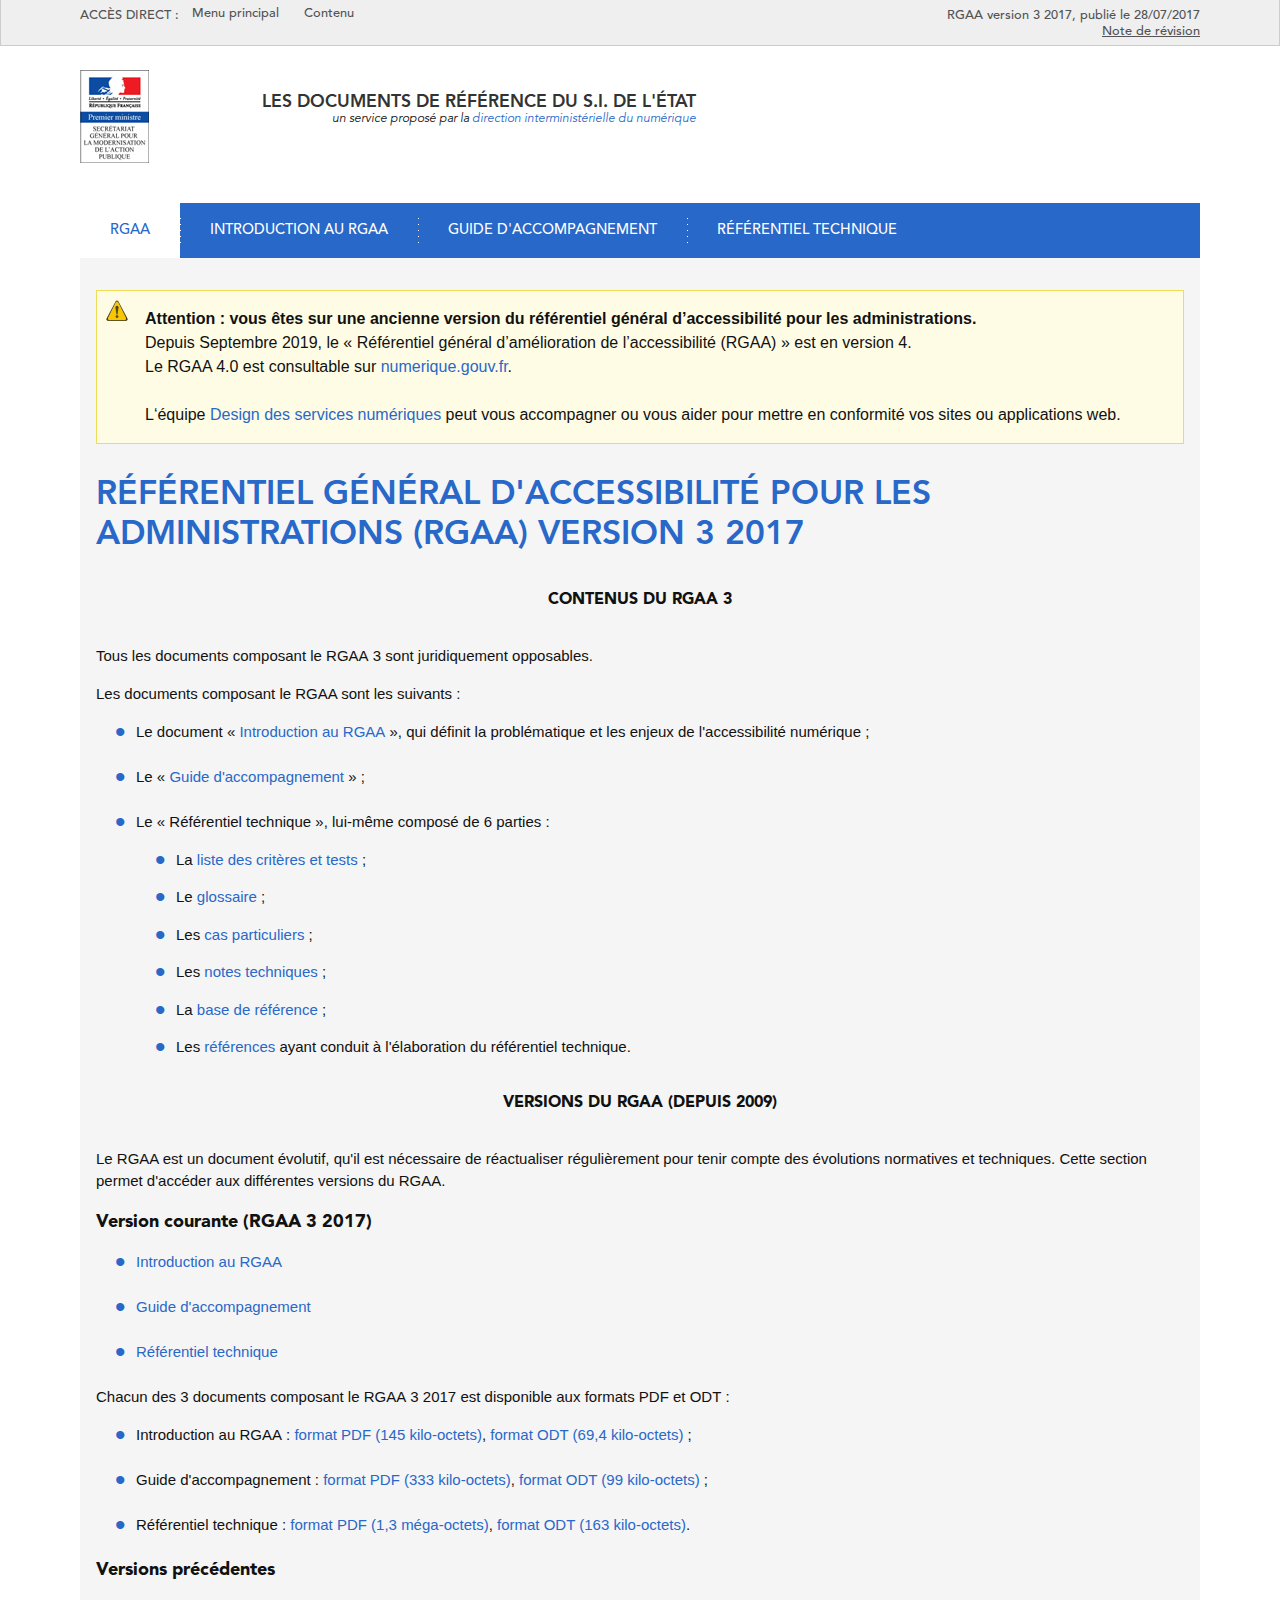
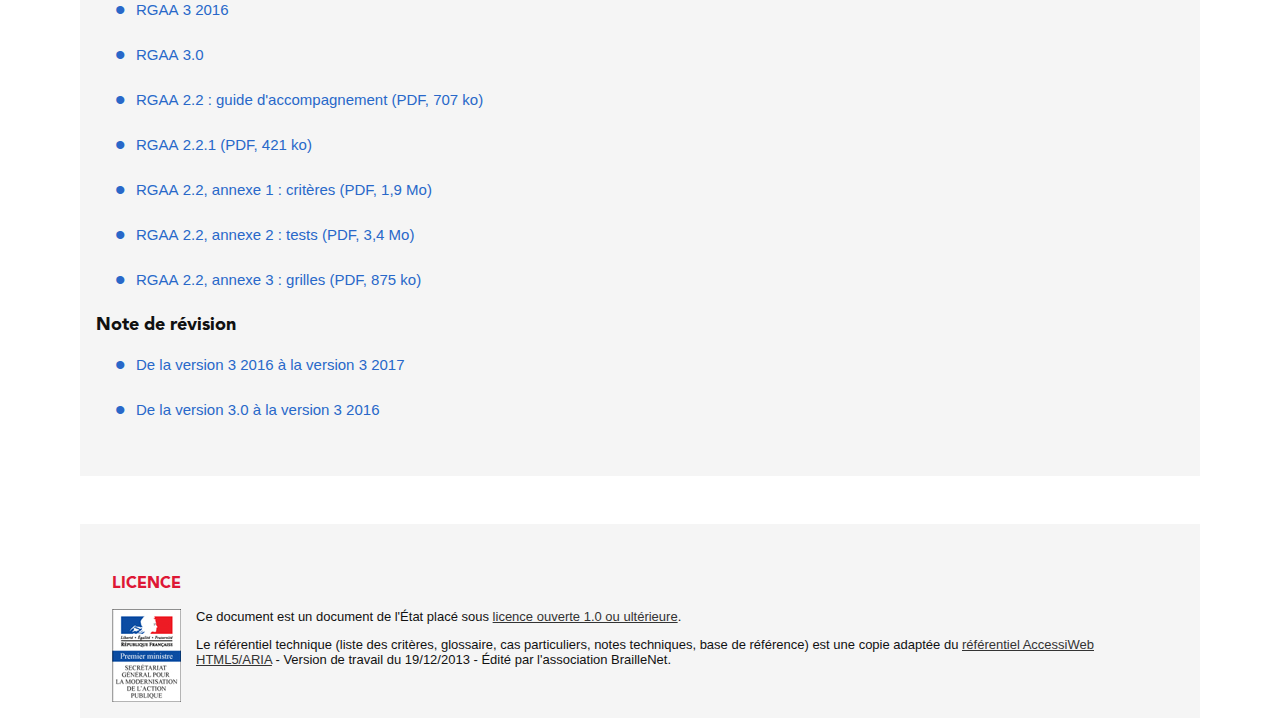
<file: index.html>
<!DOCTYPE html>
<html lang="fr">
  <head>
    <meta charset="utf-8">
    <title>Référentiel Général d'Accessibilité pour les Administrations - RGAA 3 2017 | Les documents de référence du S.I. de l'État</title>
    <meta content="Référentiel Général d'Accessibilité pour les Administrations, version 3 2017. Introduction au RGAA." name="description" />
    <meta content="Accessibilité, RGAA, RGAA 3 2017, Référentiel Général d'Accessibilité pour les Administrations, introduction" name="keywords" />
    <meta content="3 2017" name="version" />
    <meta name="viewport" content="width=device-width" />
    <link rel="stylesheet" media="all" href="css/rgaa.main.css" />
    <link rel="shortcut icon" href="img/marianne_0.ico" type="image/vnd.microsoft.icon">
  </head>
  <body>

  	<div class="skiplinks">
  		<div class="inside">
		    <p>Accès direct&nbsp;:</p>
		    <ul>
		      <li><a href="#menu">Menu principal</a></li>
		      <li><a href="#main">Contenu</a></li>
		    </ul>
				<p class="version">RGAA version 3 2017, publié le 28/07/2017 <a href="changelog.html">Note de révision</a></p>
			</div>
  	</div>

    <div class="rgaa-header">
      <header role="banner" class="main-header">
				<p class="img"><a title="Retour à l'accueil, Secrétariat Général pour la modernisation de l'action publique, Premier ministre, République Française" href="../"><img width="69" height="93" class="sgmap-logo" src="img/modernisation-logo.jpg" alt="Retour à l'accueil, Secrétariat Général pour la modernisation de l'action publique, Premier ministre, République Française" /></a></p>
         <p class="slogan">Les documents de référence du S.I. de l'État
          <span class="ss-titre">un service proposé par la <a href="https://numerique.gouv.fr/">direction interministérielle du numérique</a></span></p>
        </header>
	    <nav id="menu" role="navigation" aria-label="menu principal">
	      <ul>
	        <li><a href="." class="active" title="RGAA, page active">RGAA</a></li>
	        <li><a href="introduction-RGAA.html">Introduction au RGAA</a></li>
	        <li><a href="guide-accompagnement-RGAA.html">Guide d'accompagnement</a></li>
	        <li><a href="criteres.html">Référentiel technique</a></li>
	      </ul>
	    </nav>
    </div>

		<div id="wrapper">
	<section aria-labelledby="main-title">
<main id="main" role="main">

<div class="warning">
  <strong>Attention : vous êtes sur une ancienne version du référentiel général d’accessibilité pour les administrations.</strong><br>
  Depuis Septembre 2019, le « Référentiel général d’amélioration de l’accessibilité (RGAA) » est en version 4.<br>
  Le RGAA 4.0 est consultable sur <a href="https://www.numerique.gouv.fr/publications/rgaa-accessibilite/">numerique.gouv.fr</a>.
  <br><br>L‘équipe <a href="https://design.numerique.gouv.fr">Design des services numériques</a> peut vous accompagner ou vous aider pour mettre en conformité vos sites ou applications web. 
</div>

<h1 id="main-title">Référentiel Général d'Accessibilité pour les Administrations (RGAA) <span>Version 3 2017</span></h1>

<h2>Contenus du RGAA&nbsp;3</h2>

<p>Tous les documents composant le RGAA&nbsp;3 sont juridiquement opposables.</p>

<p>Les documents composant le RGAA sont les suivants&nbsp;:</p>
<ul>
  <li>Le document «&nbsp;<a href="introduction-RGAA.html">Introduction au RGAA</a>&nbsp;», qui définit la problématique et les enjeux de l'accessibilité numérique&nbsp;;</li>
  <li>Le «&nbsp;<a href="guide-accompagnement-RGAA.html">Guide d'accompagnement</a>&nbsp;»&nbsp;;</li>
  <li>Le «&nbsp;Référentiel technique&nbsp;», lui-même composé de 6 parties&nbsp;:
    <ul>
      <li>La <a href="criteres.html">liste des critères et tests</a>&nbsp;;</li>
      <li>Le <a href="glossaire.html">glossaire</a>&nbsp;;</li>
      <li>Les <a href="cas-particuliers.html">cas particuliers</a>&nbsp;;</li>
      <li>Les <a href="notes-techniques.html">notes techniques</a>&nbsp;;</li>
      <li>La <a href="base-de-reference.html">base de référence</a>&nbsp;;</li>
      <li>Les <a href="references.html">références</a> ayant conduit à l'élaboration du référentiel technique.</li>
    </ul>
  </li>
</ul>

<h2>Versions du RGAA (depuis 2009)</h2>

<p>Le RGAA est un document évolutif, qu'il est nécessaire de réactualiser régulièrement pour tenir compte des évolutions normatives et techniques. Cette section permet d'accéder aux différentes versions du RGAA.</p>
<h3>Version courante (RGAA&nbsp;3&nbsp;2017)</h3>
  <ul>
    <li><a href="introduction-RGAA.html">Introduction au RGAA</a></li>
    <li><a href="guide-accompagnement-RGAA.html">Guide d'accompagnement</a></li>
    <li><a href="criteres.html">Référentiel technique</a></li>
</ul>

<p>Chacun des 3 documents composant le RGAA&nbsp;3&nbsp;2017 est disponible aux formats PDF et ODT&nbsp;:</p>
<ul>
	<li>Introduction au RGAA&nbsp;: <a href="RGAA-PDF/RGAA-3-2017-PDF/RGAA-3-2017-Introduction.pdf">format PDF (145 kilo-octets)</a>, <a href="RGAA-PDF/RGAA-3-2017-Libre-Office/RGAA-3-2017-Introduction.odt">format ODT (69,4  kilo-octets)</a>&nbsp;;</li>
	<li>Guide d'accompagnement&nbsp;: <a href="RGAA-PDF/RGAA-3-2017-PDF/RGAA-3-2017-Guide-Accompagnement.pdf">format PDF (333 kilo-octets)</a>,  <a href="RGAA-PDF/RGAA-3-2017-Libre-Office/RGAA-3-2017-Guide-Accompagnement.odt">format ODT (99 kilo-octets)</a>&nbsp;;</li>
	<li>Référentiel technique&nbsp;: <a href="RGAA-PDF/RGAA-3-2017-PDF/RGAA-3-2017-Referentiel-Technique.pdf">format PDF (1,3 méga-octets)</a>, <a href="RGAA-PDF/RGAA-3-2017-Libre-Office/RGAA-3-2017-Referentiel-Technique.odt">format ODT (163 kilo-octets)</a>.</li>
</ul>
 
<h3>Versions précédentes</h3>
  <ul>
    <li><a href="./2016/index.html">RGAA&nbsp;3 2016</a></li>
    <li><a href="../referentiel-technique-0">RGAA&nbsp;3.0</a></li>
    <li><a href="../sites/default/files/RGAA-v2.2_GuideAccompagnement.pdf">RGAA&nbsp;2.2&nbsp;: guide d'accompagnement (PDF, 707&nbsp;ko)</a></li>
    <li><a href="../sites/default/files/RGAA_v2.2.1.pdf">RGAA&nbsp;2.2.1 (PDF, 421&nbsp;ko)</a></li>
    <li><a href="../sites/default/files/RGAA-v2.2_Annexe1-Criteres.pdf">RGAA&nbsp;2.2, annexe&nbsp;1&nbsp;: critères (PDF, 1,9&nbsp;Mo)</a></li>
    <li><a href="../sites/default/files/RGAA-v2.2_Annexe2-Tests.pdf">RGAA&nbsp;2.2, annexe&nbsp;2&nbsp;: tests (PDF, 3,4&nbsp;Mo)</a></li>
    <li><a href="../sites/default/files/RGAA-v2.2_Annexe3-Grilles.pdf">RGAA&nbsp;2.2, annexe&nbsp;3&nbsp;: grilles (PDF, 875&nbsp;ko)</a></li>
</ul>

<h3>Note de révision</h3>
<ul>
    <li><a href="changelog.html">De la version 3&nbsp;2016 à la version 3&nbsp;2017</a></li>
    <li><a href="./2016/changelog.html">De la version 3.0 à la version 3&nbsp;2016</a></li>
</ul>

</main>
</section>

		</div>

	<footer role="contentinfo">
		<h2>Licence</h2>
		<p><img width="69" height="93" class="sgmap-logo" src="img/modernisation-logo.jpg" alt="Secrétariat général pour la modernisation de l'action publique" /> Ce document est un document de l'État placé sous <a href="https://www.etalab.gouv.fr/licence-ouverte-open-licence">licence ouverte 1.0 ou ultérieure</a>.</p>
		<p>Le référentiel technique (liste des critères, glossaire, cas particuliers, notes techniques, base de référence) est une copie adaptée du <a href="http://www.accessiweb.org/index.php/accessiweb-html5aria-liste-deployee.html">référentiel AccessiWeb HTML5/ARIA</a> - Version de travail du 19/12/2013 - &Eacute;dité par l'association BrailleNet.</p>
	</footer>
</body>
</html>
</file>
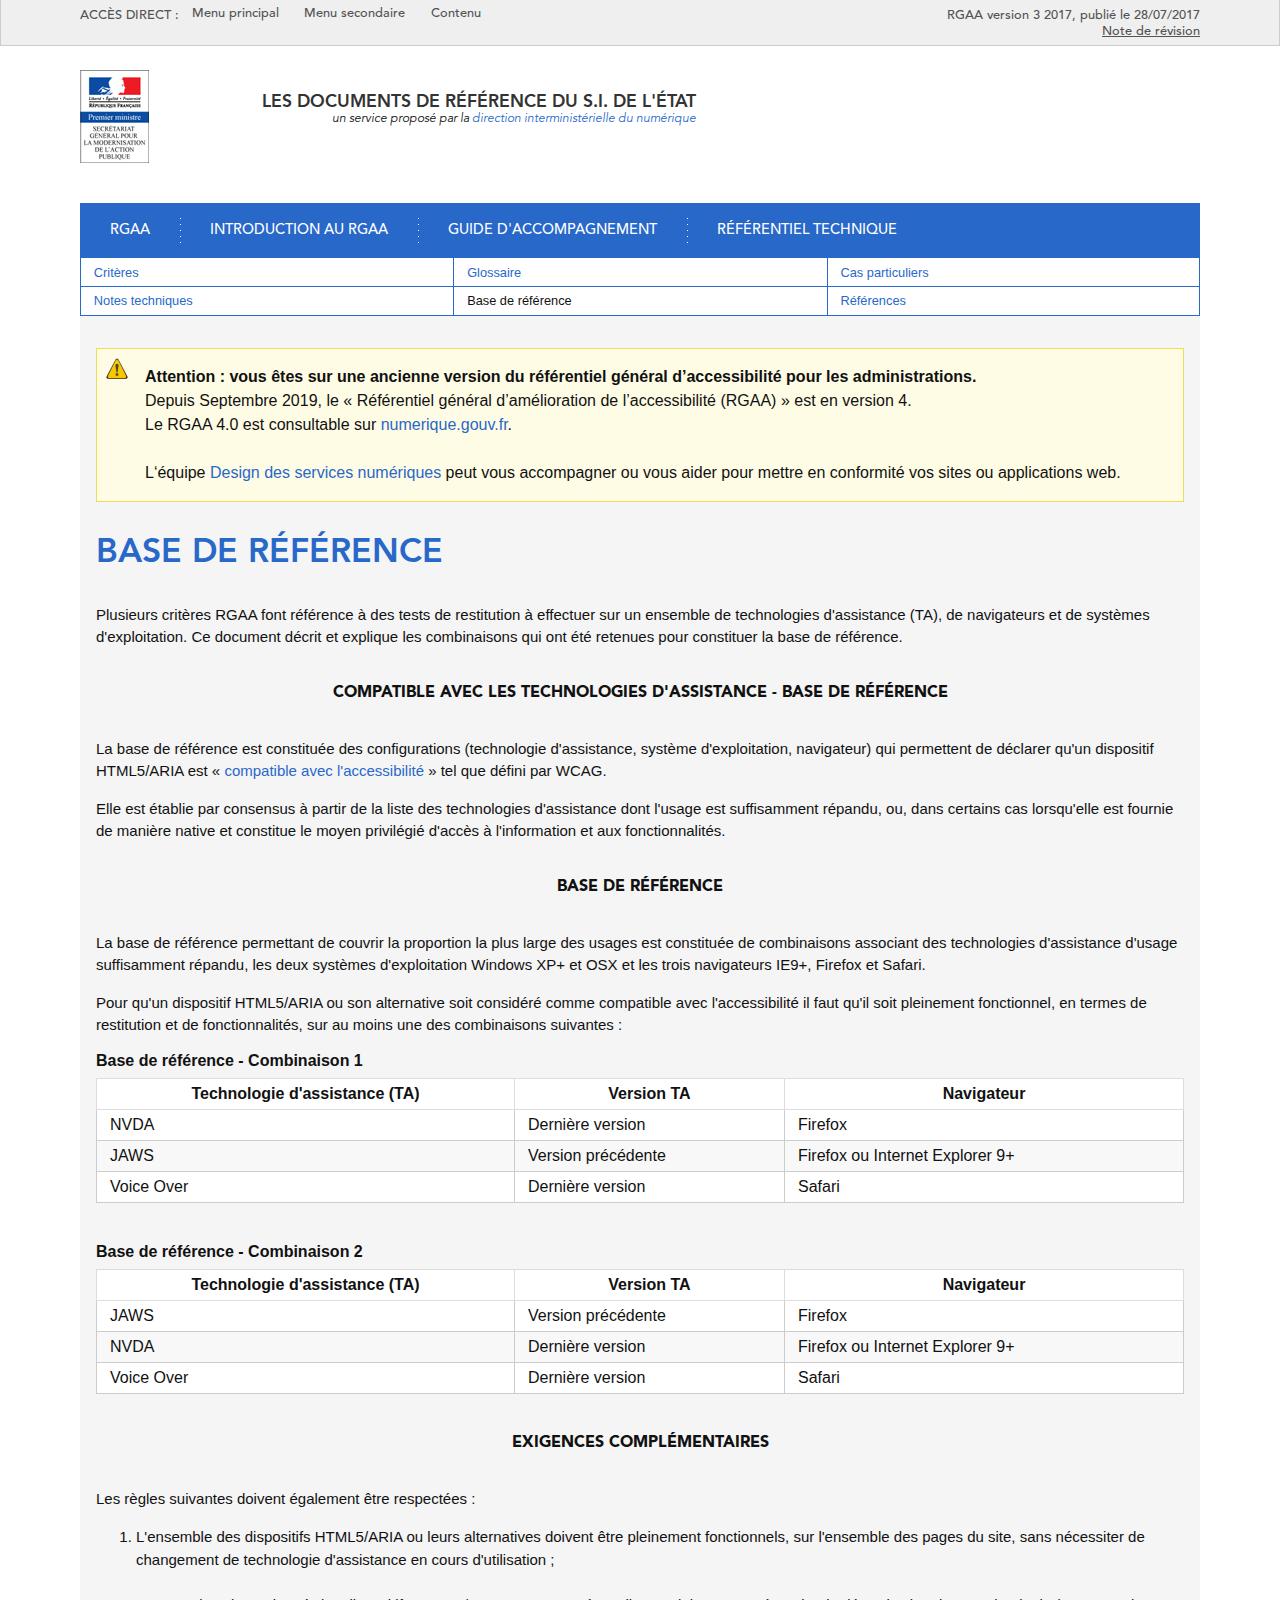
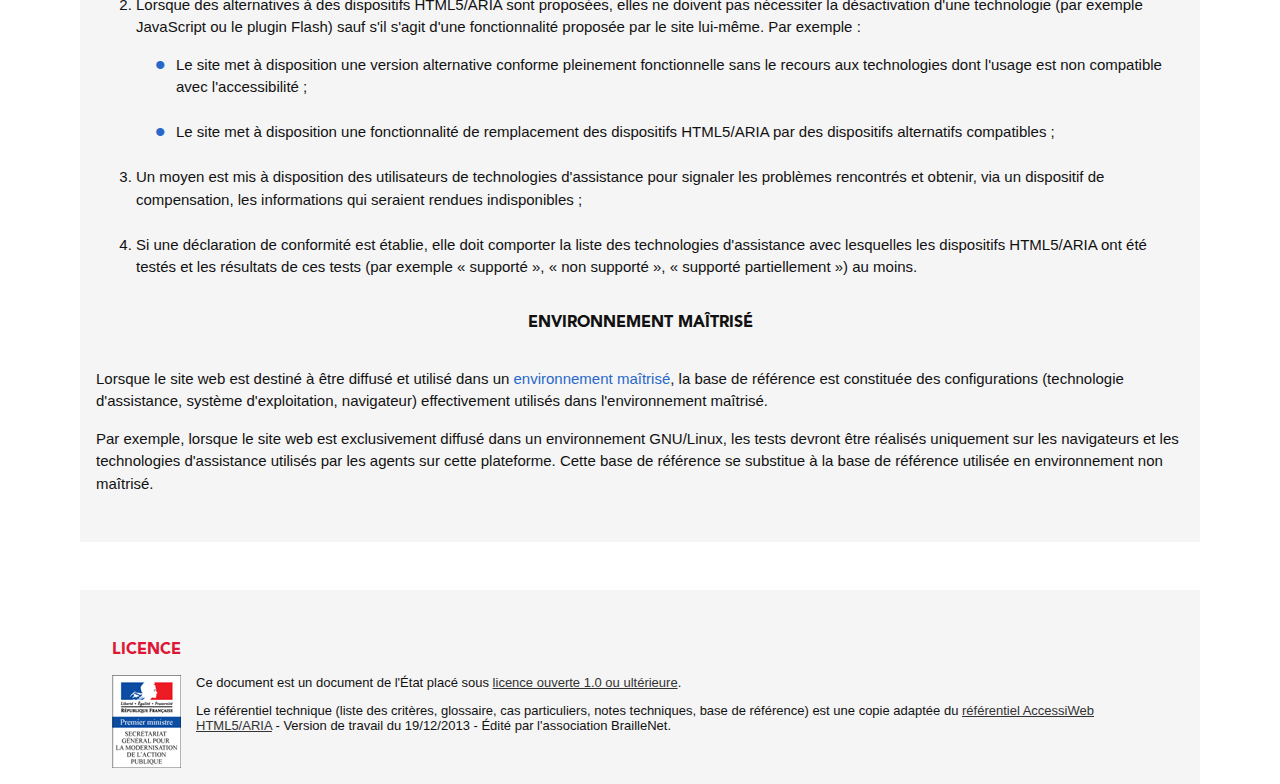
<file: base-de-reference.html>
<!DOCTYPE html>
<html lang="fr">
  <head>
    <meta charset="utf-8">

    <title>Base de référence - RGAA 3 2017 | Les documents de référence du S.I. de l'État</title>
    <meta content="Référentiel Général d'Accessibilité pour les Administrations, version 3 2017. Base de réference." name="description" />
    <meta content="Accessibilité, RGAA, RGAA 3 2017, Référentiel Général d'Accessibilité pour les Administrations, base de référence" name="keywords" />
    <meta content="3 2017" name="version" />
    <meta name="viewport" content="width=device-width" />
    <link rel="stylesheet" media="all" href="css/rgaa.main.css" />
    <link rel="shortcut icon" href="/sites/default/files/marianne_0.ico" type="image/vnd.microsoft.icon">
  </head>
<body>
  	<div class="skiplinks">
  		<div class="inside">
		    <p>Accès direct&nbsp;:</p>
		    <ul>
		      <li><a href="#menu">Menu principal</a></li>
		      <li><a href="#nav">Menu secondaire</a></li>
		      <li><a href="#main">Contenu</a></li>
		    </ul>
				<p class="version">RGAA version 3 2017, publié le 28/07/2017 <a href="changelog.html">Note de révision</a></p>
			</div>
  	</div>
    <div class="rgaa-header">
      <header role="banner" class="main-header">
        <p class="img"><a title="Retour à l'accueil, Secrétariat Général pour la modernisation de l'action publique, Premier ministre, République Française" href="../"><img width="69" height="93" class="sgmap-logo" src="img/modernisation-logo.jpg" alt="Retour à l'accueil, Secrétariat Général pour la modernisation de l'action publique, Premier ministre, République Française" /></a></p>
        <p class="slogan">Les documents de référence du S.I. de l'État
			<span class="ss-titre">un service proposé par la <a href="https://numerique.gouv.fr/">direction interministérielle du numérique</a></span></p>
		</header>
	    <nav id="menu" role="navigation" aria-label="menu principal">
	      <ul>
	        <li><a href=".">RGAA</a></li>
	        <li><a href="introduction-RGAA.html">Introduction au RGAA</a></li>
	        <li><a href="guide-accompagnement-RGAA.html">Guide d'accompagnement</a></li>
	        <li><a href="criteres.html">Référentiel technique</a></li>
	      </ul>
	    </nav>
    </div>
      <nav id="nav" role="navigation" aria-label="menu secondaire">
        <ul>
          <li><a href="criteres.html">Critères</a></li>
          <li><a href="glossaire.html">Glossaire</a></li>
          <li><a href="cas-particuliers.html">Cas particuliers</a></li>
          <li><a href="notes-techniques.html">Notes techniques</a></li>
          <li><span>Base de référence</span></li>
          <li><a href="references.html">Références</a></li>
        </ul>
      </nav>
		<div id="wrapper">
	<section aria-labelledby="main-title">
	<main id="main" role="main">

		<div class="warning">
			<strong>Attention : vous êtes sur une ancienne version du référentiel général d’accessibilité pour les administrations.</strong><br>
			Depuis Septembre 2019, le « Référentiel général d’amélioration de l’accessibilité (RGAA) » est en version 4.<br>
			Le RGAA 4.0 est consultable sur <a href="https://www.numerique.gouv.fr/publications/rgaa-accessibilite/">numerique.gouv.fr</a>.
			<br><br>L‘équipe <a href="https://design.numerique.gouv.fr">Design des services numériques</a> peut vous accompagner ou vous aider pour mettre en conformité vos sites ou applications web. 
	  </div>
		  
      <h1 id="main-title">Base de référence</h1>
		<p>Plusieurs critères RGAA font référence à des tests de restitution à effectuer sur un ensemble de technologies d'assistance (TA), de navigateurs et de systèmes d'exploitation. Ce document décrit et explique les combinaisons qui ont été retenues pour constituer la base de référence.</p>

			<h2>Compatible avec les technologies d'assistance - Base de référence</h2>
		<p>La base de référence est constituée des configurations (technologie d'assistance, système d'exploitation, navigateur) qui permettent de déclarer qu'un dispositif HTML5/ARIA est «&nbsp;<a href="glossaire.html#compatible-avec-les-technologies-dassistance">compatible avec l'accessibilité</a>&nbsp;» tel que défini par WCAG.</p>
		<p>Elle est établie par consensus à partir de la liste des technologies d'assistance dont l'usage est suffisamment répandu, ou, dans certains cas lorsqu'elle est fournie de manière native et constitue le moyen privilégié d'accès à l'information et aux fonctionnalités.</p>
		<h2>Base de référence</h2>
			<p>La base de référence permettant de couvrir la proportion la plus large des usages est constituée de combinaisons associant des technologies d'assistance d'usage suffisamment répandu, les deux systèmes d'exploitation <span lang="en">Windows</span> XP+ et OSX et les trois navigateurs IE9+, <span lang="en">Firefox</span> et Safari.</p>
				<p>Pour qu'un dispositif HTML5/ARIA ou son alternative soit considéré comme compatible avec l'accessibilité il faut qu'il soit pleinement fonctionnel, en termes de restitution et de fonctionnalités, sur au moins une des combinaisons suivantes&nbsp;:</p>
				<table>
				<caption>Base de référence - Combinaison 1</caption>
				  <thead>
				  <tr>
				    <th scope="row">Technologie d'assistance (TA)</th>
				    <th scope="row">Version TA</th>
				    <th scope="row">Navigateur</th>
				  </tr>
				  </thead>
				  <tbody>
				  <tr>
				    <td>NVDA</td>
				    <td>Dernière version</td>
				    <td><span lang="en">Firefox</span></td>
				  </tr>
				  <tr>
				    <td><span lang="en">JAWS</span></td>
				    <td>Version précédente</td>
				    <td><span lang="en">Firefox</span> ou <span lang="en">Internet Explorer</span> 9+</td>
				  </tr>
				  <tr>
				    <td><span lang="en">Voice Over</span></td>
				    <td>Dernière version</td>
				    <td>Safari</td>
				  </tr>
				  </tbody>
				</table>
				<table>
				<caption>Base de référence - Combinaison 2</caption>
				  <thead>
				  <tr>
				    <th scope="row">Technologie d'assistance (TA)</th>
				    <th scope="row">Version TA</th>
				    <th scope="row">Navigateur</th>
				  </tr>
				  </thead>
				  <tbody>
				  <tr>
				    <td><span lang="en">JAWS</span></td>
				    <td>Version précédente</td>
				    <td><span lang="en">Firefox</span></td>
				  </tr>
				  <tr>
				    <td>NVDA</td>
				    <td>Dernière version</td>
				    <td><span lang="en">Firefox</span> ou <span lang="en">Internet Explorer</span> 9+</td>
				  </tr>
				  <tr>
				    <td><span lang="en">Voice Over</span></td>
				    <td>Dernière version</td>
				    <td>Safari</td>
				  </tr>
				  </tbody>
				</table>
		<h2>Exigences complémentaires</h2>
			<p>Les règles suivantes doivent également être respectées&nbsp;:</p>
				<ol>
				  <li>L'ensemble des dispositifs HTML5/ARIA ou leurs alternatives doivent être pleinement fonctionnels, sur l'ensemble des pages du site, sans nécessiter de changement de technologie d'assistance en cours d'utilisation&nbsp;;</li>
				  <li>Lorsque des alternatives à des dispositifs HTML5/ARIA sont proposées, elles ne doivent pas nécessiter la désactivation d'une technologie (par exemple JavaScript ou le plugin Flash) sauf s'il s'agit d'une fonctionnalité proposée par le site lui-même.
				    Par exemple&nbsp;:
				    <ul>
				      <li>Le site met à disposition une version alternative conforme pleinement fonctionnelle sans le recours aux technologies dont l'usage est non compatible avec l'accessibilité&nbsp;;</li>
				      <li>Le site met à disposition une fonctionnalité de remplacement des dispositifs HTML5/ARIA par des dispositifs alternatifs compatibles&nbsp;;</li>
				    </ul>
				  </li>
				  <li>Un moyen est mis à disposition des utilisateurs de technologies d'assistance pour signaler les problèmes rencontrés et obtenir, via un dispositif de compensation, les informations qui seraient rendues indisponibles&nbsp;;</li>
				  <li>Si une déclaration de conformité est établie, elle doit comporter la liste des technologies d'assistance avec lesquelles les dispositifs HTML5/ARIA ont été testés et les résultats de ces tests (par exemple «&nbsp;supporté&nbsp;», «&nbsp;non supporté&nbsp;», «&nbsp;supporté partiellement&nbsp;») au moins.</li>
				</ol>

			<h2>Environnement maîtrisé</h2>
			<p>Lorsque le site web est destiné à être diffusé et utilisé dans un <a href="glossaire.html#environnement-matris">environnement maîtrisé</a>, la base de référence est constituée des configurations (technologie d'assistance, système d'exploitation, navigateur) effectivement utilisés dans l'environnement maîtrisé.</p>
				<p>Par exemple, lorsque le site web est exclusivement diffusé dans un environnement GNU/Linux, les tests devront être réalisés uniquement sur les navigateurs et les technologies d'assistance utilisés par les agents sur cette plateforme. Cette base de référence se substitue à la base de référence utilisée en environnement non maîtrisé.</p>
		</main>
	</section>
	</div>
	<footer role="contentinfo">
		<h2>Licence</h2>
		<p><img width="69" height="93" class="sgmap-logo" src="img/modernisation-logo.jpg" alt="Secrétariat général pour la modernisation de l'action publique" /> Ce document est un document de l'État placé sous <a href="https://www.etalab.gouv.fr/licence-ouverte-open-licence">licence ouverte 1.0 ou ultérieure</a>.</p>
		<p>Le référentiel technique (liste des critères, glossaire, cas particuliers, notes techniques, base de référence) est une copie adaptée du <a href="http://www.accessiweb.org/index.php/accessiweb-html5aria-liste-deployee.html">référentiel AccessiWeb HTML5/ARIA</a> - Version de travail du 19/12/2013 - &Eacute;dité par l'association BrailleNet.</p>
	</footer>

</body>
</html>
</file>
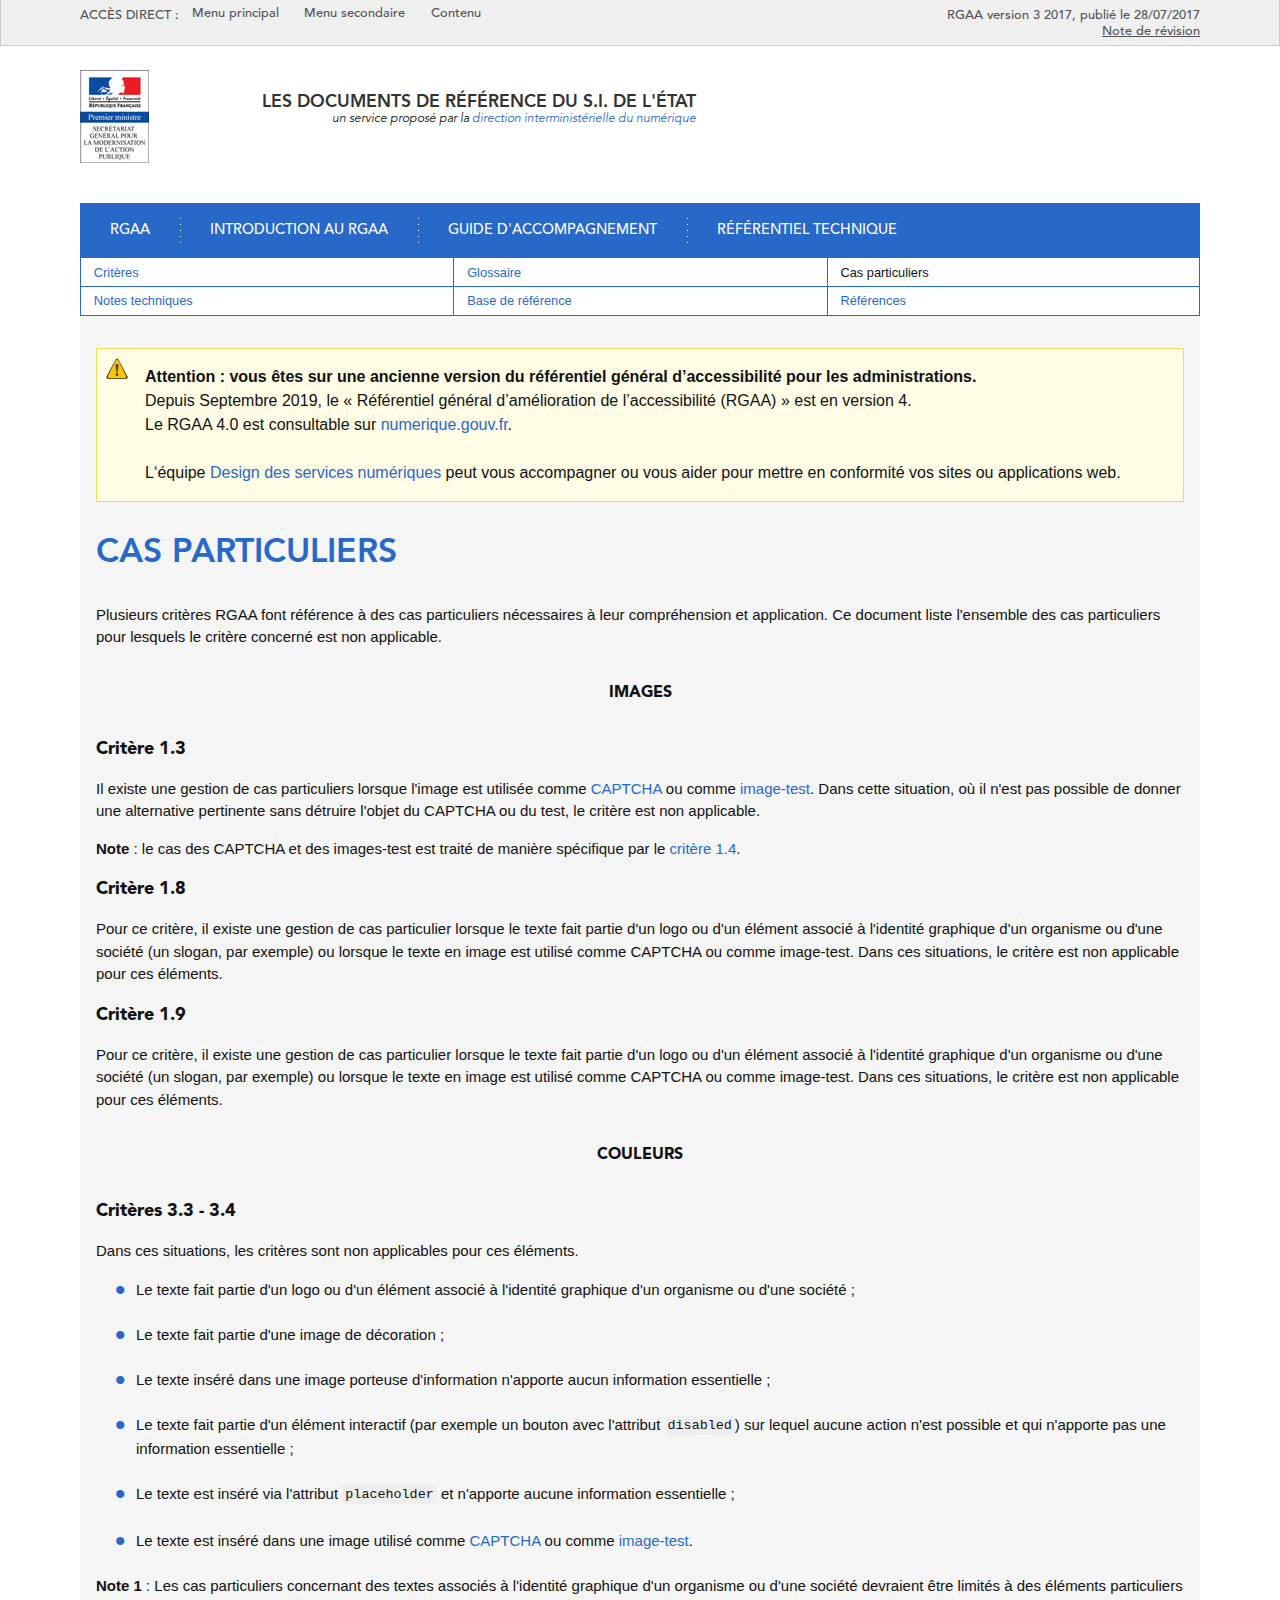
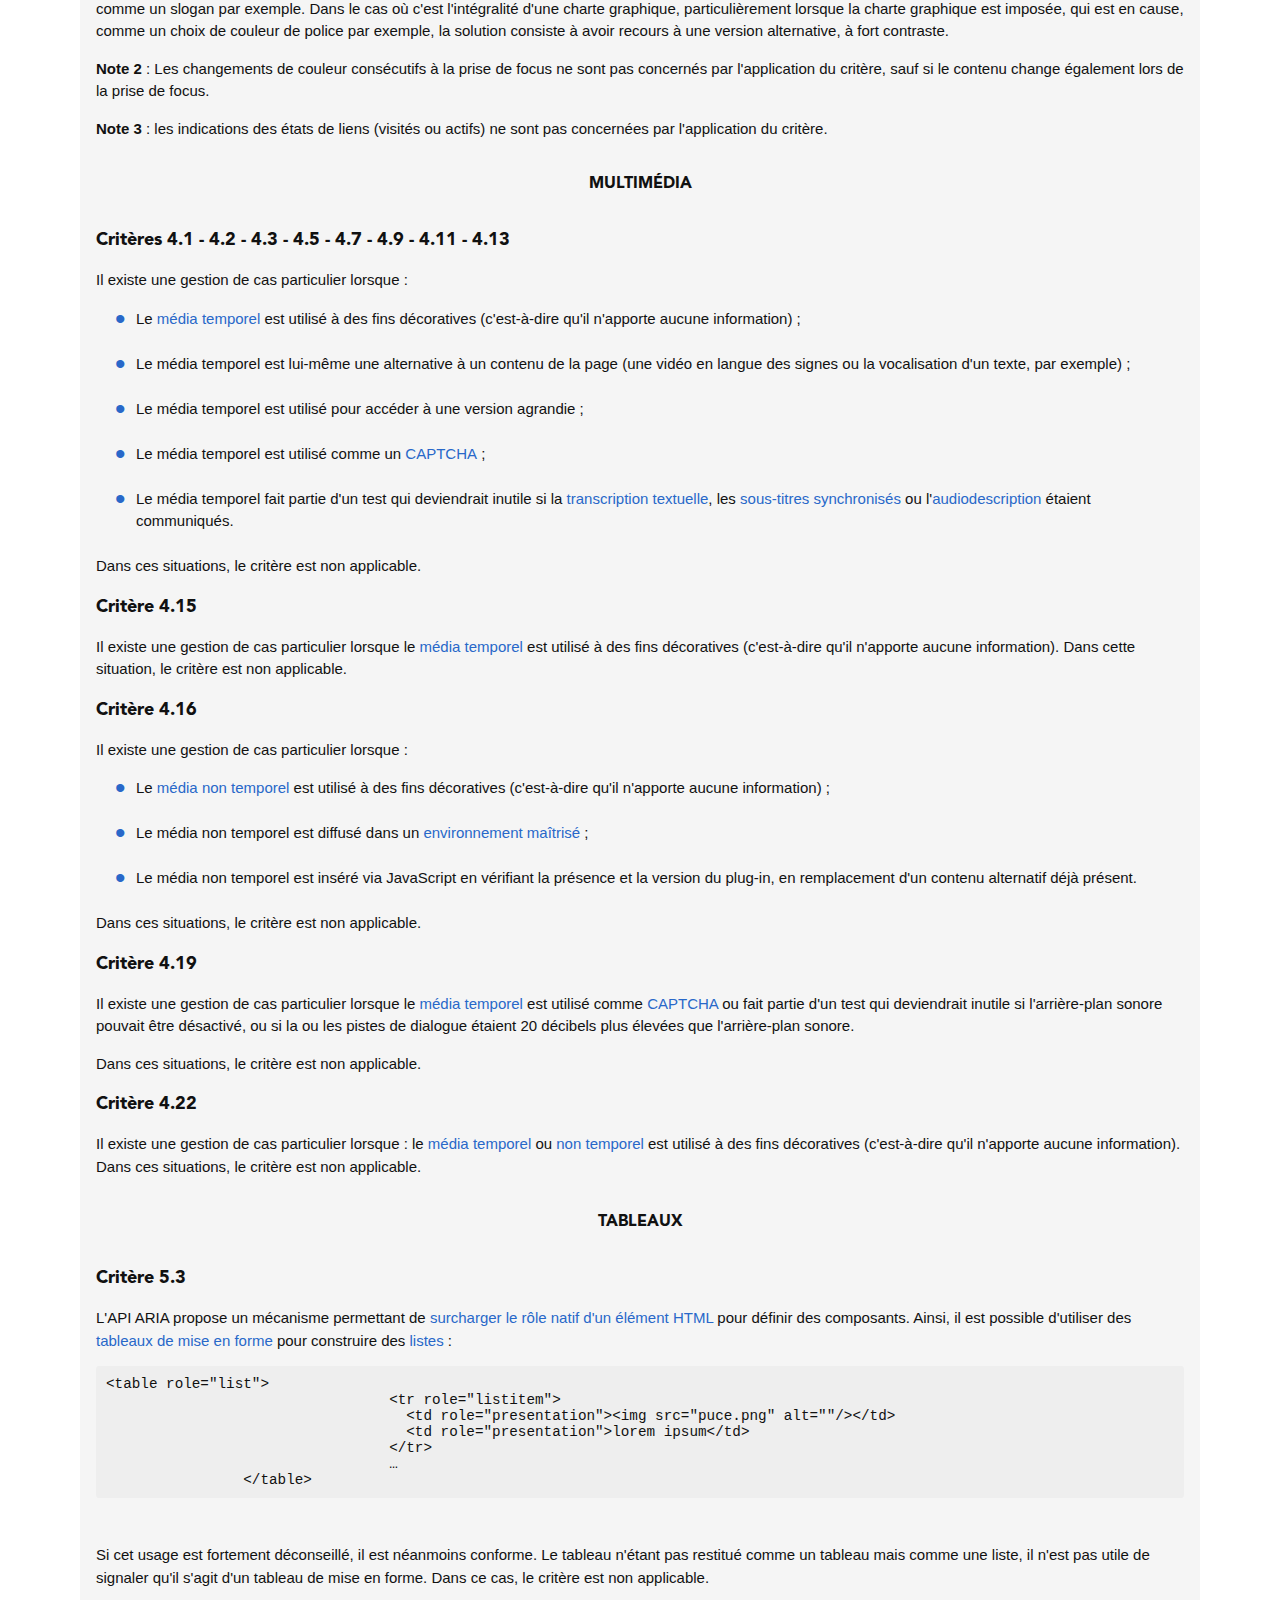
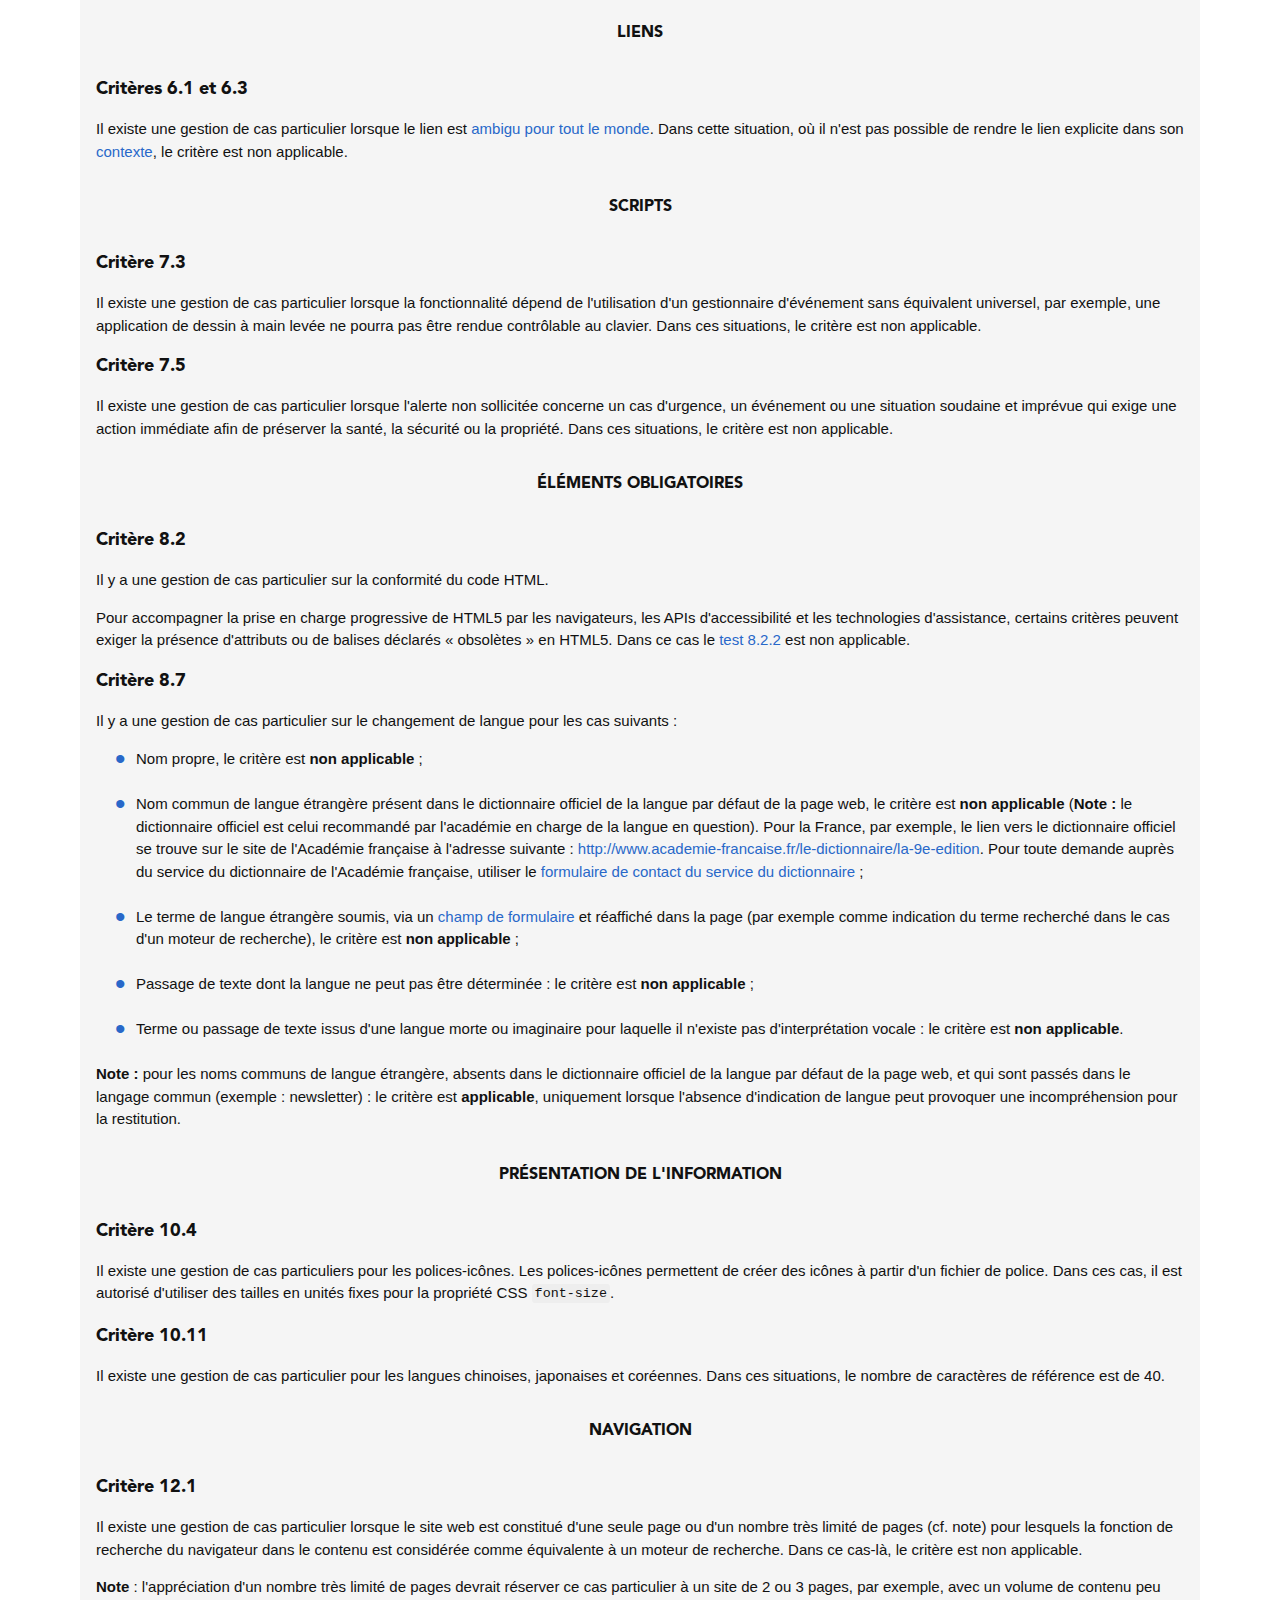
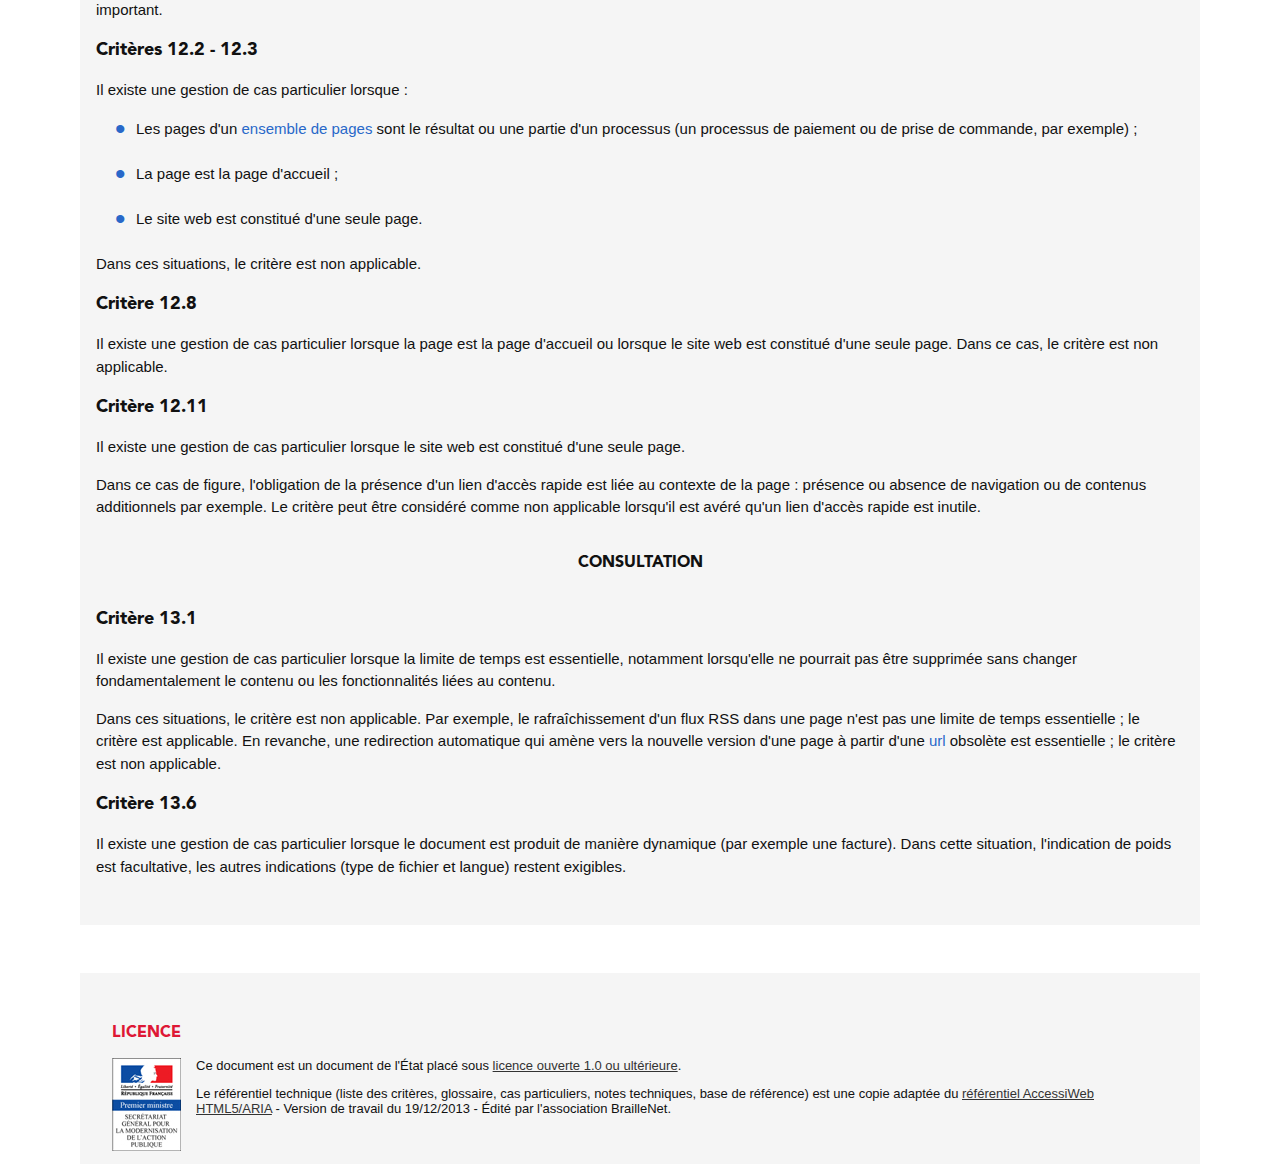
<file: cas-particuliers.html>
<!DOCTYPE html>
<html lang="fr">
<head>
  <meta charset="utf-8">
  <title>Cas particuliers - RGAA 3 2017 | Les documents de référence du S.I. de l'État</title>
  <meta content="Référentiel Général d'Accessibilité pour les Administrations, version 3 2017. Cas particuliers." name="description" />
  <meta content="Accessibilité, RGAA, RGAA 3 2017, Référentiel Général d'Accessibilité pour les Administrations, cas particuliers" name="keywords" />
  <meta content="3 2017" name="version" />
    <meta name="viewport" content="width=device-width" />
    <link rel="stylesheet" media="all" href="css/rgaa.main.css" />
    <link rel="shortcut icon" href="/sites/default/files/marianne_0.ico" type="image/vnd.microsoft.icon">
</head>
<body>
  	<div class="skiplinks">
  		<div class="inside">
		    <p>Accès direct&nbsp;:</p>
		    <ul>
		      <li><a href="#menu">Menu principal</a></li>
		      <li><a href="#nav">Menu secondaire</a></li>
		      <li><a href="#main">Contenu</a></li>
		    </ul>
				<p class="version">RGAA version 3 2017, publié le 28/07/2017 <a href="changelog.html">Note de révision</a></p>
			</div>
  	</div>
    <div class="rgaa-header">
      <header role="banner" class="main-header">
        <p class="img"><a title="Retour à l'accueil, Secrétariat Général pour la modernisation de l'action publique, Premier ministre, République Française" href="../"><img width="69" height="93" class="sgmap-logo" src="img/modernisation-logo.jpg" alt="Retour à l'accueil, Secrétariat Général pour la modernisation de l'action publique, Premier ministre, République Française" /></a></p>
        <p class="slogan">Les documents de référence du S.I. de l'État
			<span class="ss-titre">un service proposé par la <a href="https://numerique.gouv.fr/">direction interministérielle du numérique</a></span></p>
		</header>
	    <nav id="menu" role="navigation" aria-label="menu principal">
	      <ul>
	        <li><a href=".">RGAA</a></li>
	        <li><a href="introduction-RGAA.html">Introduction au RGAA</a></li>
	        <li><a href="guide-accompagnement-RGAA.html">Guide d'accompagnement</a></li>
	        <li><a href="criteres.html">Référentiel technique</a></li>
	      </ul>
	    </nav>
    </div>

      <nav id="nav" role="navigation" aria-label="menu secondaire">
        <ul>
          <li><a href="criteres.html">Critères</a></li>
          <li><a href="glossaire.html">Glossaire</a></li>
          <li><span>Cas particuliers</span></li>
          <li><a href="notes-techniques.html">Notes techniques</a></li>
          <li><a href="base-de-reference.html">Base de référence</a></li>
          <li><a href="references.html">Références</a></li>
        </ul>
      </nav>

		<div id="wrapper">
	<section aria-labelledby="main-title">
		<main id="main" role="main">

			<div class="warning">
				<strong>Attention : vous êtes sur une ancienne version du référentiel général d’accessibilité pour les administrations.</strong><br>
				Depuis Septembre 2019, le « Référentiel général d’amélioration de l’accessibilité (RGAA) » est en version 4.<br>
				Le RGAA 4.0 est consultable sur <a href="https://www.numerique.gouv.fr/publications/rgaa-accessibilite/">numerique.gouv.fr</a>.
				<br><br>L‘équipe <a href="https://design.numerique.gouv.fr">Design des services numériques</a> peut vous accompagner ou vous aider pour mettre en conformité vos sites ou applications web. 
			</div>
			  
			<h1 id="main-title">Cas particuliers</h1>
			<p>Plusieurs critères RGAA font référence à des cas particuliers nécessaires à leur compréhension et application. Ce document liste l'ensemble des cas particuliers pour lesquels le critère concerné est non applicable.</p>

		<h2>Images</h2>
		<h3 id="cp-1-3">Critère 1.3</h3>
				<p>Il existe une gestion de cas particuliers lorsque l'image est utilisée comme <a href="glossaire.html#captcha">CAPTCHA</a> ou comme <a href="glossaire.html#image-test">image-test</a>. Dans cette situation, où il n'est pas possible de donner une alternative pertinente sans détruire l'objet du CAPTCHA ou du test, le critère est non applicable.</p>
				<p><strong>Note</strong>&nbsp;: le cas des CAPTCHA et des images-test est traité de manière spécifique par le <a href="criteres.html#crit-1-4">critère 1.4</a>.</p>
			<h3 id="cp-1-8">Critère 1.8</h3>
				<p>Pour ce critère, il existe une gestion de cas particulier lorsque le texte fait partie d'un logo ou d'un élément associé à l'identité graphique d'un organisme ou d'une société (un slogan, par exemple) ou lorsque le texte en image est utilisé comme CAPTCHA ou comme image-test. Dans ces situations, le critère est non applicable pour ces éléments.</p>
			<h3 id="cp-1-9">Critère 1.9</h3>
				<p>Pour ce critère, il existe une gestion de cas particulier lorsque le texte fait partie d'un logo ou d'un élément associé à l'identité graphique d'un organisme ou d'une société (un slogan, par exemple) ou lorsque le texte en image est utilisé comme CAPTCHA ou comme image-test. Dans ces situations, le critère est non applicable pour ces éléments.</p>
			<h2>Couleurs</h2>
		<h3 id="cp-3-3,3-4">Critères 3.3 - 3.4</h3>
			<p>Dans ces situations, les critères sont non applicables pour ces éléments.</p>
			<ul>
				<li>Le texte fait partie d'un logo ou d'un élément associé à l'identité graphique d'un organisme ou d'une société&nbsp;;</li>
				<li>Le texte fait partie d'une image de décoration&nbsp;;</li>
				<li>Le texte inséré dans une image porteuse d'information n'apporte aucun information essentielle&nbsp;;</li>
				<li>Le texte fait partie d'un élément interactif (par exemple un bouton avec l'attribut <code lang="en">disabled</code>) sur lequel aucune action n'est possible et qui n'apporte pas une information essentielle&nbsp;;</li>
				<li>Le texte est inséré via l'attribut <code lang="en">placeholder</code> et n'apporte aucune information essentielle&nbsp;;</li>
				<li>Le texte est inséré dans une image utilisé comme <a href="glossaire.html#captcha">CAPTCHA</a> ou comme <a href="glossaire.html#image-test">image-test</a>.</li>
			</ul>
			<p><strong>Note 1</strong>&nbsp;: Les cas particuliers concernant des textes associés à l'identité graphique d'un organisme ou d'une société devraient être limités à des éléments particuliers comme un slogan par exemple. Dans le cas où c'est l'intégralité d'une charte graphique, particulièrement lorsque la charte graphique est imposée, qui est en cause, comme un choix de couleur de police par exemple, la solution consiste à avoir recours à une version alternative, à fort contraste.</p>
			<p><strong>Note 2</strong>&nbsp;: Les changements de couleur consécutifs à la prise de focus ne sont pas concernés par l'application du critère, sauf si le contenu change également lors de la prise de focus.</p>
			<p><strong>Note 3</strong>&nbsp;: les indications des états de liens (visités ou actifs) ne sont pas concernées par l'application du critère.</p>

			<h2>Multimédia</h2>
			<h3 id="cp-4-1,4-2,4-3,4-5,4-7,4-9,4-11,4-13">Critères 4.1 - 4.2 - 4.3 - 4.5 - 4.7 - 4.9 - 4.11 - 4.13</h3>
				<p>Il existe une gestion de cas particulier lorsque&nbsp;:</p>
				<ul>
				  <li>Le <a href="glossaire.html#mdia-temporel-type-son-vido-et-synchronis">média temporel</a> est utilisé à des fins décoratives (c'est-à-dire qu'il n'apporte aucune information)&nbsp;;</li>
				  <li>Le média temporel est lui-même une alternative à un contenu de la page (une vidéo en langue des signes ou la vocalisation d'un texte, par exemple)&nbsp;;</li>
				  <li>Le média temporel est utilisé pour accéder à une version agrandie&nbsp;;</li>
				  <li>Le média temporel est utilisé comme un <a href="glossaire.html#captcha">CAPTCHA</a>&nbsp;;</li>
				  <li>Le média temporel fait partie d'un test qui deviendrait inutile si la <a href="glossaire.html#transcription-textuelle-media-temporel">transcription textuelle</a>, les <a href="glossaire.html#soustitres-synchroniss-objet-multimdia">sous-titres synchronisés</a> ou l'<a href="glossaire.html#audiodescription-synchronise-media-temporel">audiodescription</a> étaient communiqués.</li>
				</ul>
				<p>Dans ces situations, le critère est non applicable.</p>
		<h3 id="cp-4-15">Critère 4.15</h3>
				<p>Il existe une gestion de cas particulier lorsque le <a href="glossaire.html#mdia-temporel-type-son-vido-et-synchronis">média temporel</a> est utilisé à des fins décoratives (c'est-à-dire qu'il n'apporte aucune information). Dans cette situation, le critère est non applicable.</p>
			<h3 id="cp-4-16">Critère 4.16</h3>
				<p>Il existe une gestion de cas particulier lorsque&nbsp;:</p>
				<ul>
				  <li>Le <a href="glossaire.html#mdia-non-temporel">média non temporel</a> est utilisé à des fins décoratives (c'est-à-dire qu'il n'apporte aucune information)&nbsp;;</li>
				  <li>Le média non temporel est diffusé dans un <a href="glossaire.html#environnement-matris">environnement maîtrisé</a>&nbsp;;</li>
				  <li>Le média non temporel est inséré via JavaScript en vérifiant la présence et la version du <span lang="en">plug-in</span>, en remplacement d'un contenu alternatif déjà présent.</li>
				</ul>
				<p>Dans ces situations, le critère est non applicable.</p>
			<h3 id="cp-4-19">Critère 4.19</h3>
				<p>Il existe une gestion de cas particulier lorsque le <a href="glossaire.html#mdia-temporel-type-son-vido-et-synchronis">média temporel</a> est utilisé comme <a href="glossaire.html#captcha">CAPTCHA</a> ou fait partie d'un test qui deviendrait inutile si l'arrière-plan sonore pouvait être désactivé, ou si la ou les pistes de dialogue étaient 20 décibels plus élevées que l'arrière-plan sonore.</p>
				<p>Dans ces situations, le critère est non applicable.</p>
			<h3 id="cp-4-22">Critère 4.22</h3>
				<p>Il existe une gestion de cas particulier lorsque&nbsp;: le <a href="glossaire.html#mdia-temporel-type-son-vido-et-synchronis">média temporel</a> ou <a href="glossaire.html#mdia-non-temporel">non temporel</a> est utilisé à des fins décoratives (c'est-à-dire qu'il n'apporte aucune information). Dans ces situations, le critère est non applicable.</p>
			<h2>Tableaux</h2>
		<h3 id="cp-5-3">Critère 5.3</h3>
				<p>L'API ARIA propose un mécanisme permettant de <a href="glossaire.html#modification-du-rle-natif-dun-lment-html">surcharger le rôle natif d'un élément HTML</a> pour définir des composants. Ainsi, il est possible d'utiliser des <a href="glossaire.html#tableau-de-mise-en-forme">tableaux de mise en forme</a> pour construire des <a href="glossaire.html#listes">listes</a>&nbsp;: </p>

		<pre><code lang="en">&lt;table role="list"&gt;
				 &lt;tr role="listitem"&gt;
				   &lt;td role="presentation"&gt;&lt;img src="puce.png" alt=""/&gt;&lt;/td&gt;
				   &lt;td role="presentation"&gt;lorem ipsum&lt;/td&gt;
				 &lt;/tr&gt;
				 &hellip;
		&lt;/table&gt;</code>
		</pre>
				<p>Si cet usage est fortement déconseillé, il est néanmoins conforme.
				  Le tableau n'étant pas restitué comme un tableau mais comme une liste, il n'est pas utile de signaler qu'il s'agit d'un tableau de mise en forme.
				  Dans ce cas, le critère est non applicable.
				</p>
			<h2>Liens</h2>
		<h3 id="cp-6-1,6-3">Critères 6.1 et 6.3</h3>
				<p>Il existe une gestion de cas particulier lorsque le lien est <a href="glossaire.html#ambigu-pour-tout-le-monde">ambigu pour tout le monde</a>. Dans cette situation, où il n'est pas possible de rendre le lien explicite dans son <a href="glossaire.html#contexte-du-lien">contexte</a>, le critère est non applicable.</p>
			<h2>Scripts</h2>
		<h3 id="cp-7-3">Critère 7.3</h3>
				<p>Il existe une gestion de cas particulier lorsque la fonctionnalité dépend de l'utilisation d'un gestionnaire d'événement sans équivalent universel, par exemple, une application de dessin à main levée ne pourra pas être rendue contrôlable au clavier. Dans ces situations, le critère est non applicable.</p>
			<h3 id="cp-7-5">Critère 7.5</h3>
				<p>Il existe une gestion de cas particulier lorsque l'alerte non sollicitée concerne un cas d'urgence, un événement ou une situation soudaine et imprévue qui exige une action immédiate afin de préserver la santé, la sécurité ou la propriété. Dans ces situations, le critère est non applicable.</p>
			<h2>Éléments Obligatoires</h2>
		<h3 id="cp-8-2">Critère 8.2</h3>
				<p>Il y a une gestion de cas particulier sur la conformité du code HTML.</p>
				<p>Pour accompagner la prise en charge progressive de HTML5 par les navigateurs, les APIs d'accessibilité et les technologies d'assistance, certains critères peuvent exiger la présence d'attributs ou de balises déclarés «&nbsp;obsolètes&nbsp;» en HTML5. Dans ce cas le <a href="criteres.html#test-8-2-2">test 8.2.2</a> est non applicable.</p>
			<h3 id="cp-8-7">Critère 8.7</h3>
				<p>Il y a une gestion de cas particulier sur le changement de langue pour les cas suivants&nbsp;:</p>
				<ul>
				  <li>Nom propre, le critère est <strong>non applicable</strong>&nbsp;;</li>
				  <li>Nom commun de langue étrangère présent dans le dictionnaire officiel de la langue par défaut de la page web, le critère est <strong>non applicable</strong> (<strong>Note&nbsp;:</strong> le dictionnaire officiel est celui recommandé par l'académie en charge de la langue en question). Pour la France, par exemple, le lien vers le dictionnaire officiel se trouve sur le site de l'Académie française à l'adresse suivante&nbsp;: <a href="http://www.academie-francaise.fr/le-dictionnaire/la-9e-edition">http://www.academie-francaise.fr/le-dictionnaire/la-9e-edition</a>. Pour toute demande auprès du service du dictionnaire de l'Académie française, utiliser le <a href="http://www.academie-francaise.fr/le-dictionnaire/service-du-dictionnaire">formulaire de contact du service du dictionnaire</a>&nbsp;;</li>
				  <li>Le terme de langue étrangère soumis, via un <a href="glossaire.html#champ-de-saisie-de-formulaire">champ de formulaire</a> et réaffiché dans la page (par exemple comme indication du terme recherché dans le cas d'un moteur de recherche), le critère est <strong>non applicable</strong>&nbsp;;</li>
				  <li>Passage de texte dont la langue ne peut pas être déterminée&nbsp;: le critère est <strong>non applicable</strong>&nbsp;;</li>
				  <li>Terme ou passage de texte issus d'une langue morte ou imaginaire pour laquelle il n'existe pas d'interprétation vocale&nbsp;: le critère est <strong>non applicable</strong>.</li>
				</ul>
				<p><strong>Note&nbsp;:</strong> pour les noms communs de langue étrangère, absents dans le dictionnaire officiel de la langue par défaut de la page web, et qui sont passés dans le langage commun (exemple&nbsp;: <span lang="en">newsletter</span>)&nbsp;: le critère est <strong>applicable</strong>, uniquement lorsque l'absence d'indication de langue peut provoquer une incompréhension pour la restitution.</p>
			<h2>Présentation de l'information</h2>
			<h3 id="cp-10-4">Critère 10.4</h3>
			<p>Il existe une gestion de cas particuliers pour les polices-icônes. Les polices-icônes permettent de créer des icônes à partir d'un fichier de police. Dans ces cas, il est autorisé d'utiliser des tailles en unités fixes pour la propriété CSS <code lang="en">font-size</code>.</p>
			
		<h3 id="cp-10-11">Critère 10.11</h3>
				<p>Il existe une gestion de cas particulier pour les langues chinoises, japonaises et coréennes. Dans ces situations, le nombre de caractères de référence est de 40.</p>
		
			<h2>Navigation</h2>
		<h3 id="cp-12-1">Critère 12.1</h3>
				<p>Il existe une gestion de cas particulier lorsque le site web est constitué d'une seule page ou d'un nombre très limité de pages (cf. note) pour lesquels la fonction de recherche du navigateur dans le contenu est considérée comme équivalente à un moteur de recherche. Dans ce cas-là, le critère est non applicable.</p>
				<p><strong>Note</strong>&nbsp;: l'appréciation d'un nombre très limité de pages devrait réserver ce cas particulier à un site de 2 ou 3 pages, par exemple, avec un volume de contenu peu important.</p>
			<h3 id="cp-12-2,12-3">Critères 12.2 - 12.3</h3>
				<p>Il existe une gestion de cas particulier lorsque&nbsp;:</p>
				<ul>
				  <li>Les pages d'un <a href="glossaire.html#ensemble-de-pages">ensemble de pages</a> sont le résultat ou une partie d'un processus (un processus de paiement ou de prise de commande, par exemple)&nbsp;;</li>
				  <li>La page est la page d'accueil&nbsp;;</li>
				  <li>Le site web est constitué d'une seule page.</li>
				</ul>
				<p>Dans ces situations, le critère est non applicable.</p>
			<h3 id="cp-12-8">Critère 12.8</h3>
				<p>Il existe une gestion de cas particulier lorsque la page est la page d'accueil ou lorsque le site web est constitué d'une seule page. Dans ce cas, le critère est non applicable.</p>
			<h3 id="cp-12-11">Critère 12.11</h3>
				<p>Il existe une gestion de cas particulier lorsque le site web est constitué d'une seule page. </p>
				<p>Dans ce cas de figure, l'obligation de la présence d'un lien d'accès rapide est liée au contexte de la page&nbsp;: présence ou absence de navigation ou de contenus additionnels par exemple. Le critère peut être considéré comme non applicable lorsqu'il est avéré qu'un lien d'accès rapide est inutile.</p>
			<h2>Consultation</h2>
		<h3 id="cp-13-1">Critère 13.1</h3>
				<p>Il existe une gestion de cas particulier lorsque la limite de temps est essentielle, notamment lorsqu'elle ne pourrait pas être supprimée sans changer fondamentalement le contenu ou les fonctionnalités liées au contenu.</p>
				<p>Dans ces situations, le critère est non applicable. Par exemple, le rafraîchissement d'un flux RSS dans une page n'est pas une limite de temps essentielle&nbsp;; le critère est applicable. En revanche, une redirection automatique qui amène vers la nouvelle version d'une page à partir d'une <a href="glossaire.html#url">url</a> obsolète est essentielle&nbsp;; le critère est non applicable.</p>
			<h3 id="cp-13-6">Critère 13.6</h3>
				<p>Il existe une gestion de cas particulier lorsque le document est produit de manière dynamique (par exemple une facture). Dans cette situation, l'indication de poids est facultative, les autres indications (type de fichier et langue) restent exigibles.</p>
		</main>
	</section>
	</div>
	<footer role="contentinfo">
		<h2>Licence</h2>
		<p><img width="69" height="93" class="sgmap-logo" src="img/modernisation-logo.jpg" alt="Secrétariat général pour la modernisation de l'action publique" /> Ce document est un document de l'État placé sous <a href="https://www.etalab.gouv.fr/licence-ouverte-open-licence">licence ouverte 1.0 ou ultérieure</a>.</p>
		<p>Le référentiel technique (liste des critères, glossaire, cas particuliers, notes techniques, base de référence) est une copie adaptée du <a href="http://www.accessiweb.org/index.php/accessiweb-html5aria-liste-deployee.html">référentiel AccessiWeb HTML5/ARIA</a> - Version de travail du 19/12/2013 - &Eacute;dité par l'association BrailleNet.</p>
	</footer>

</body>
</html>
</file>
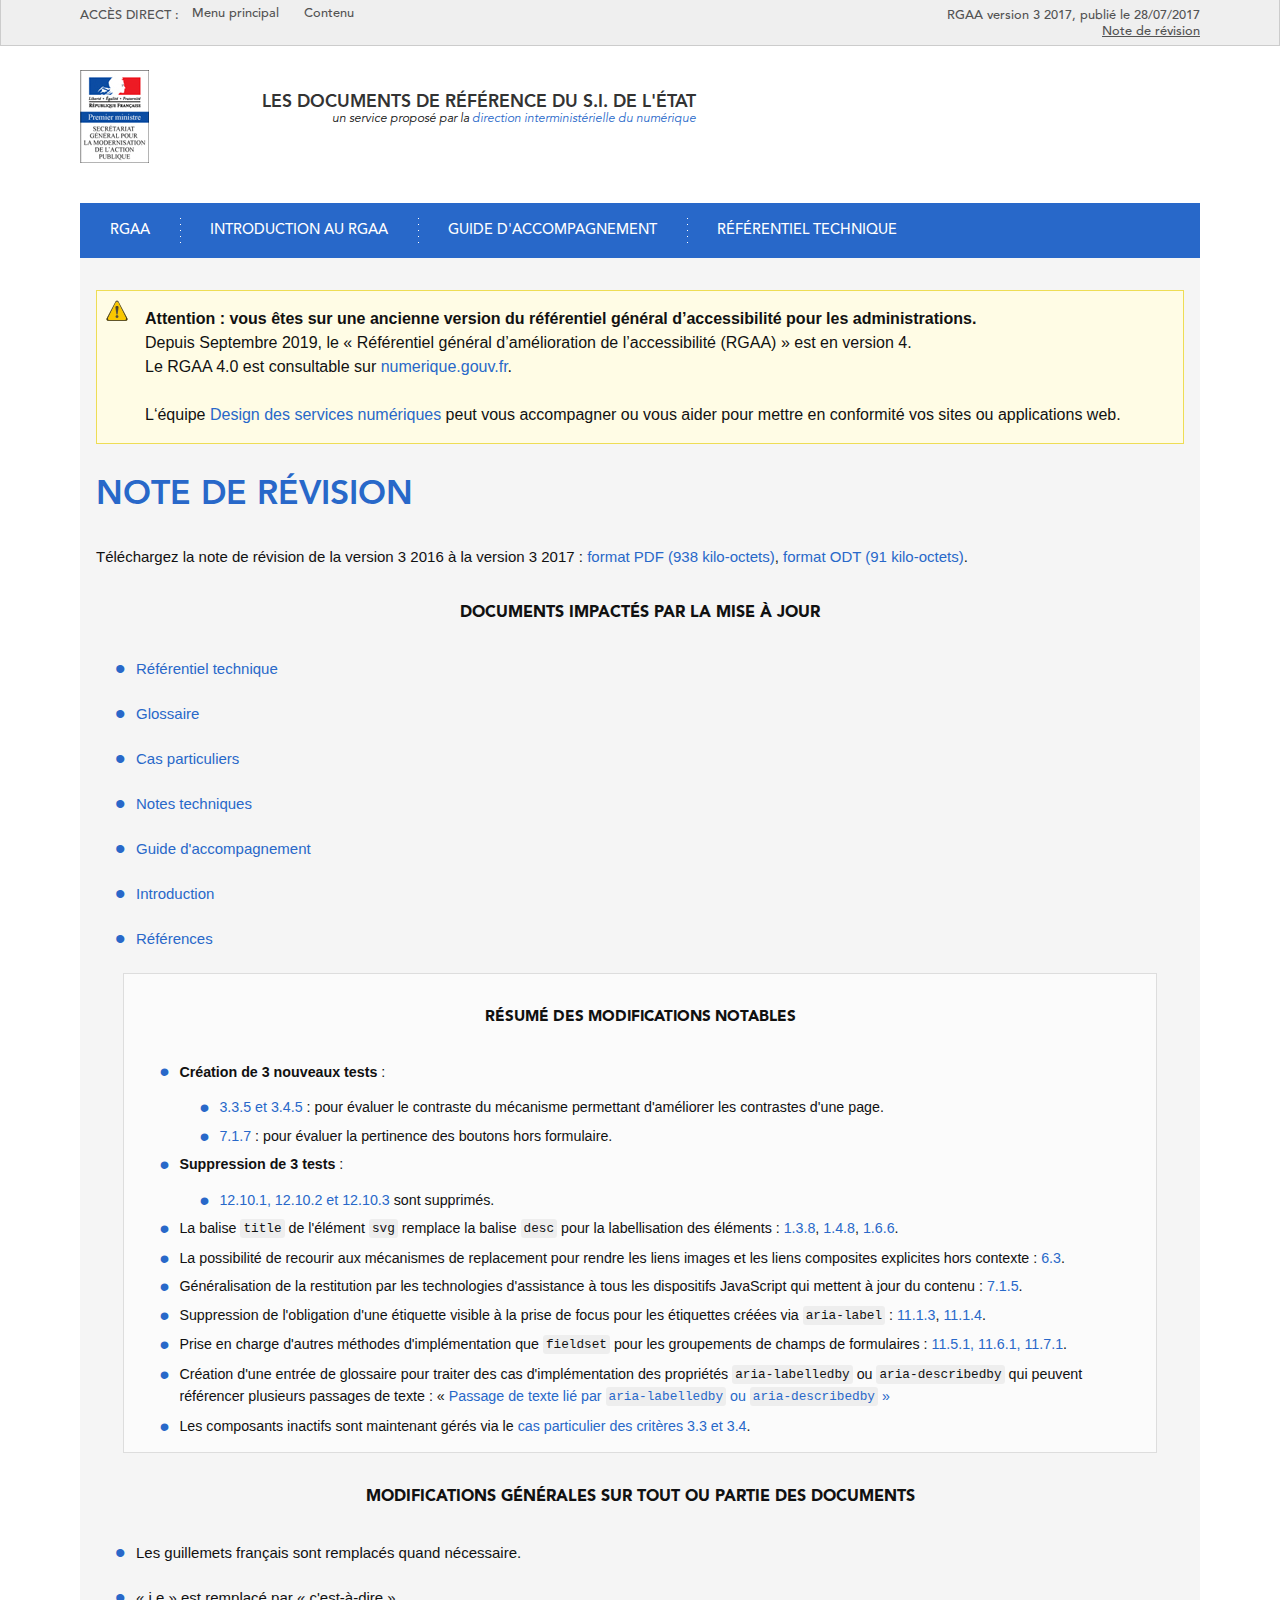
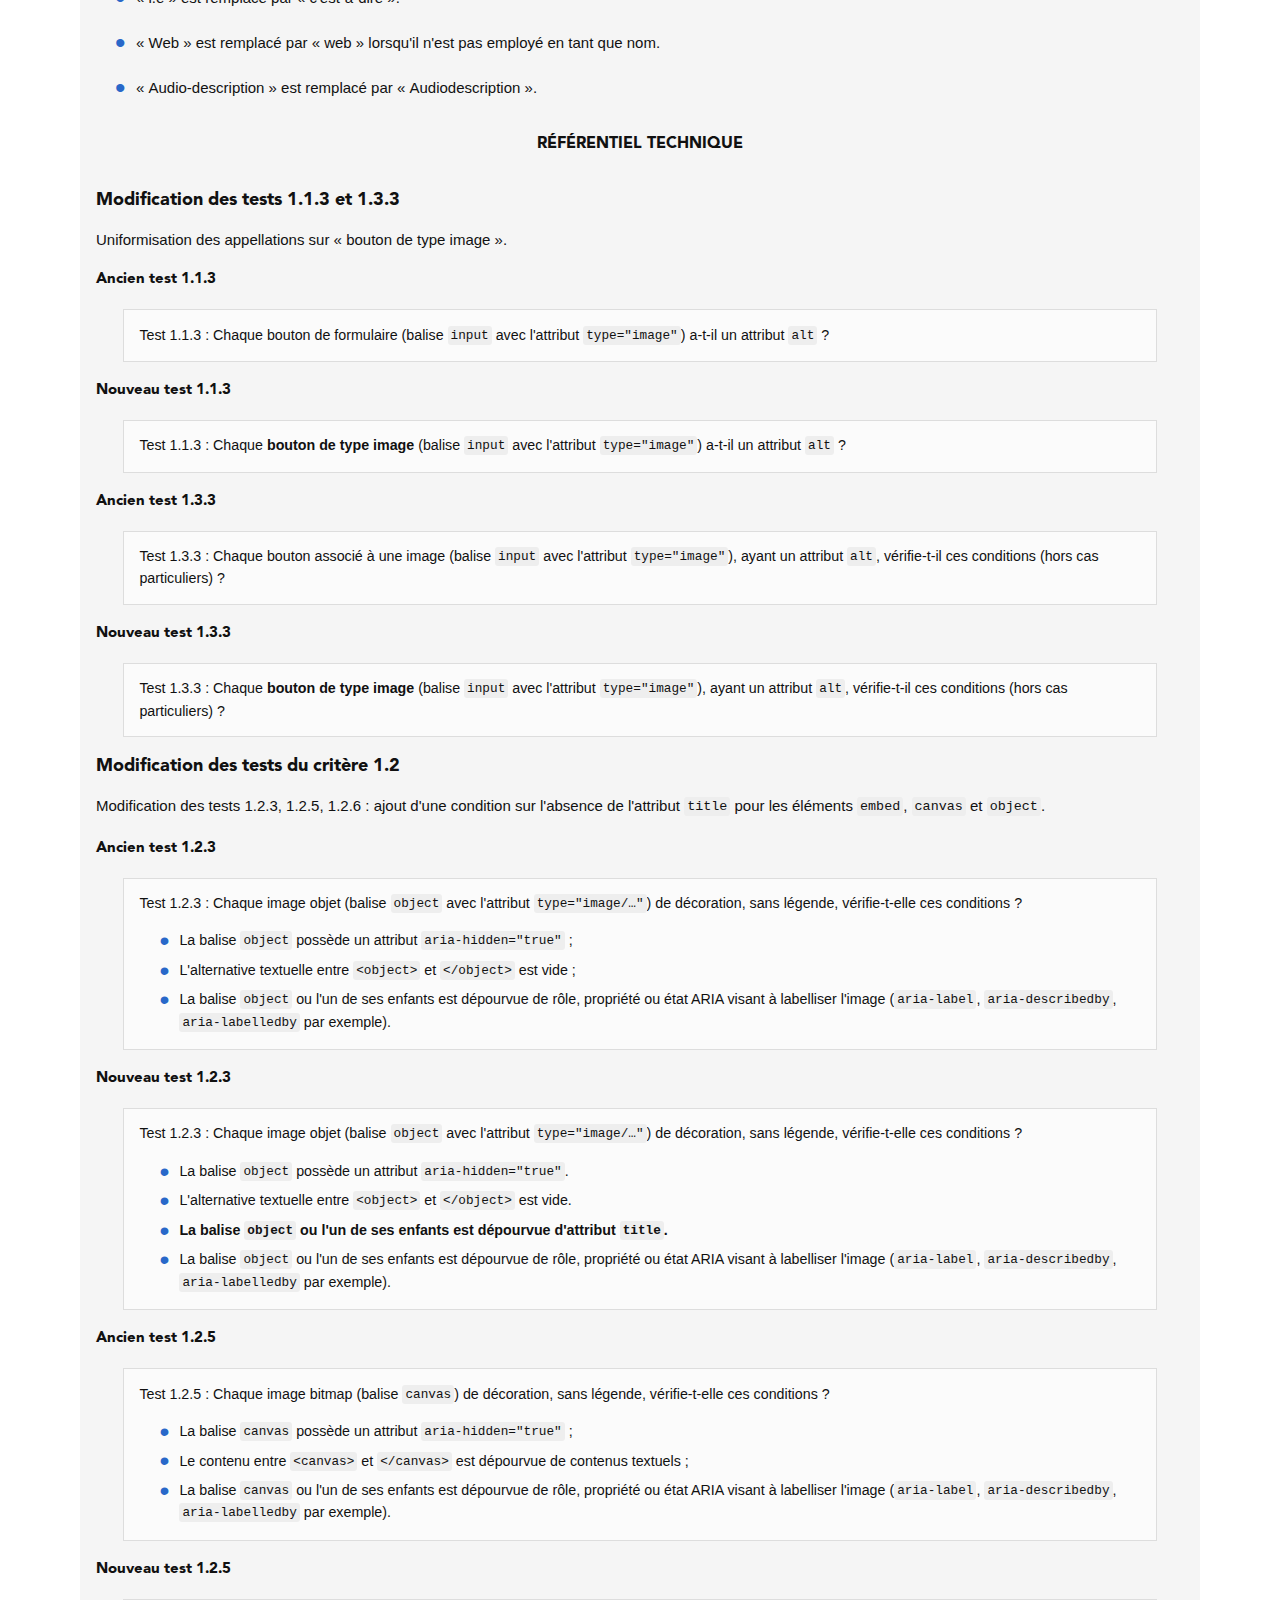
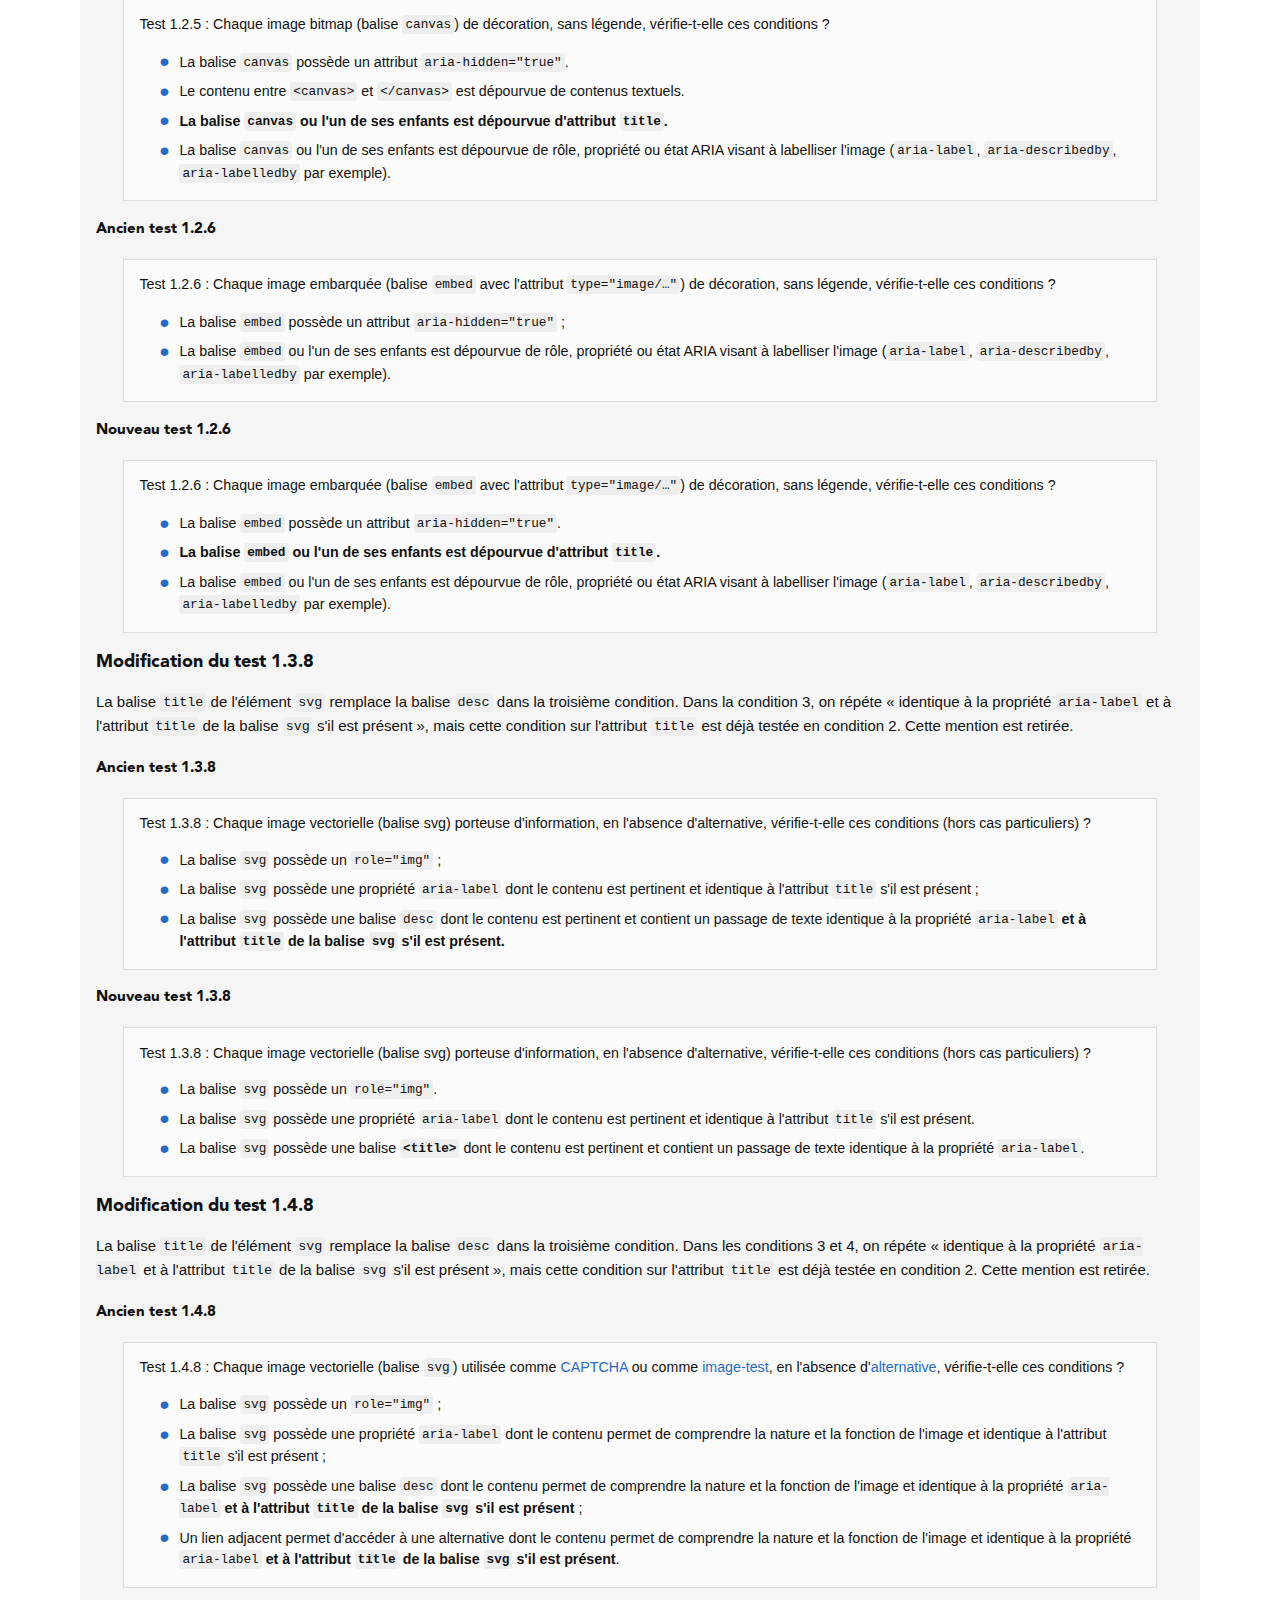
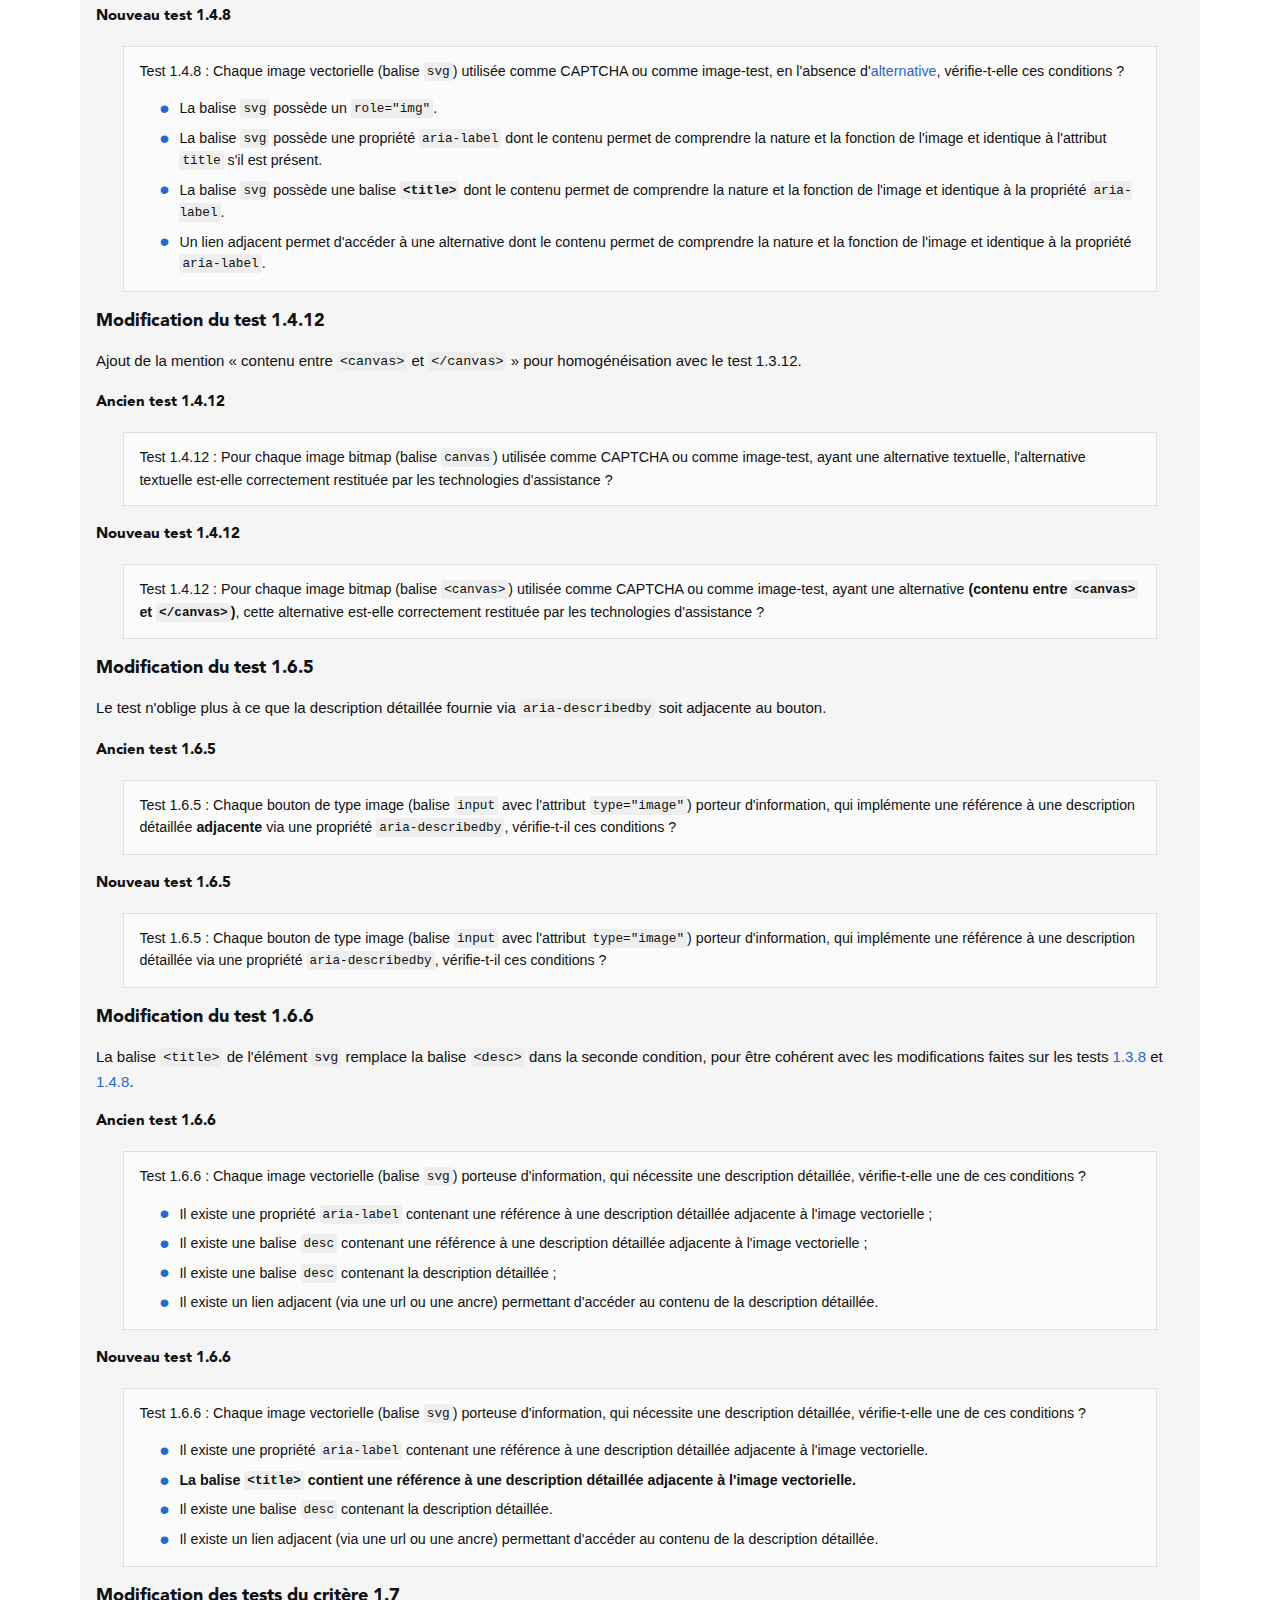
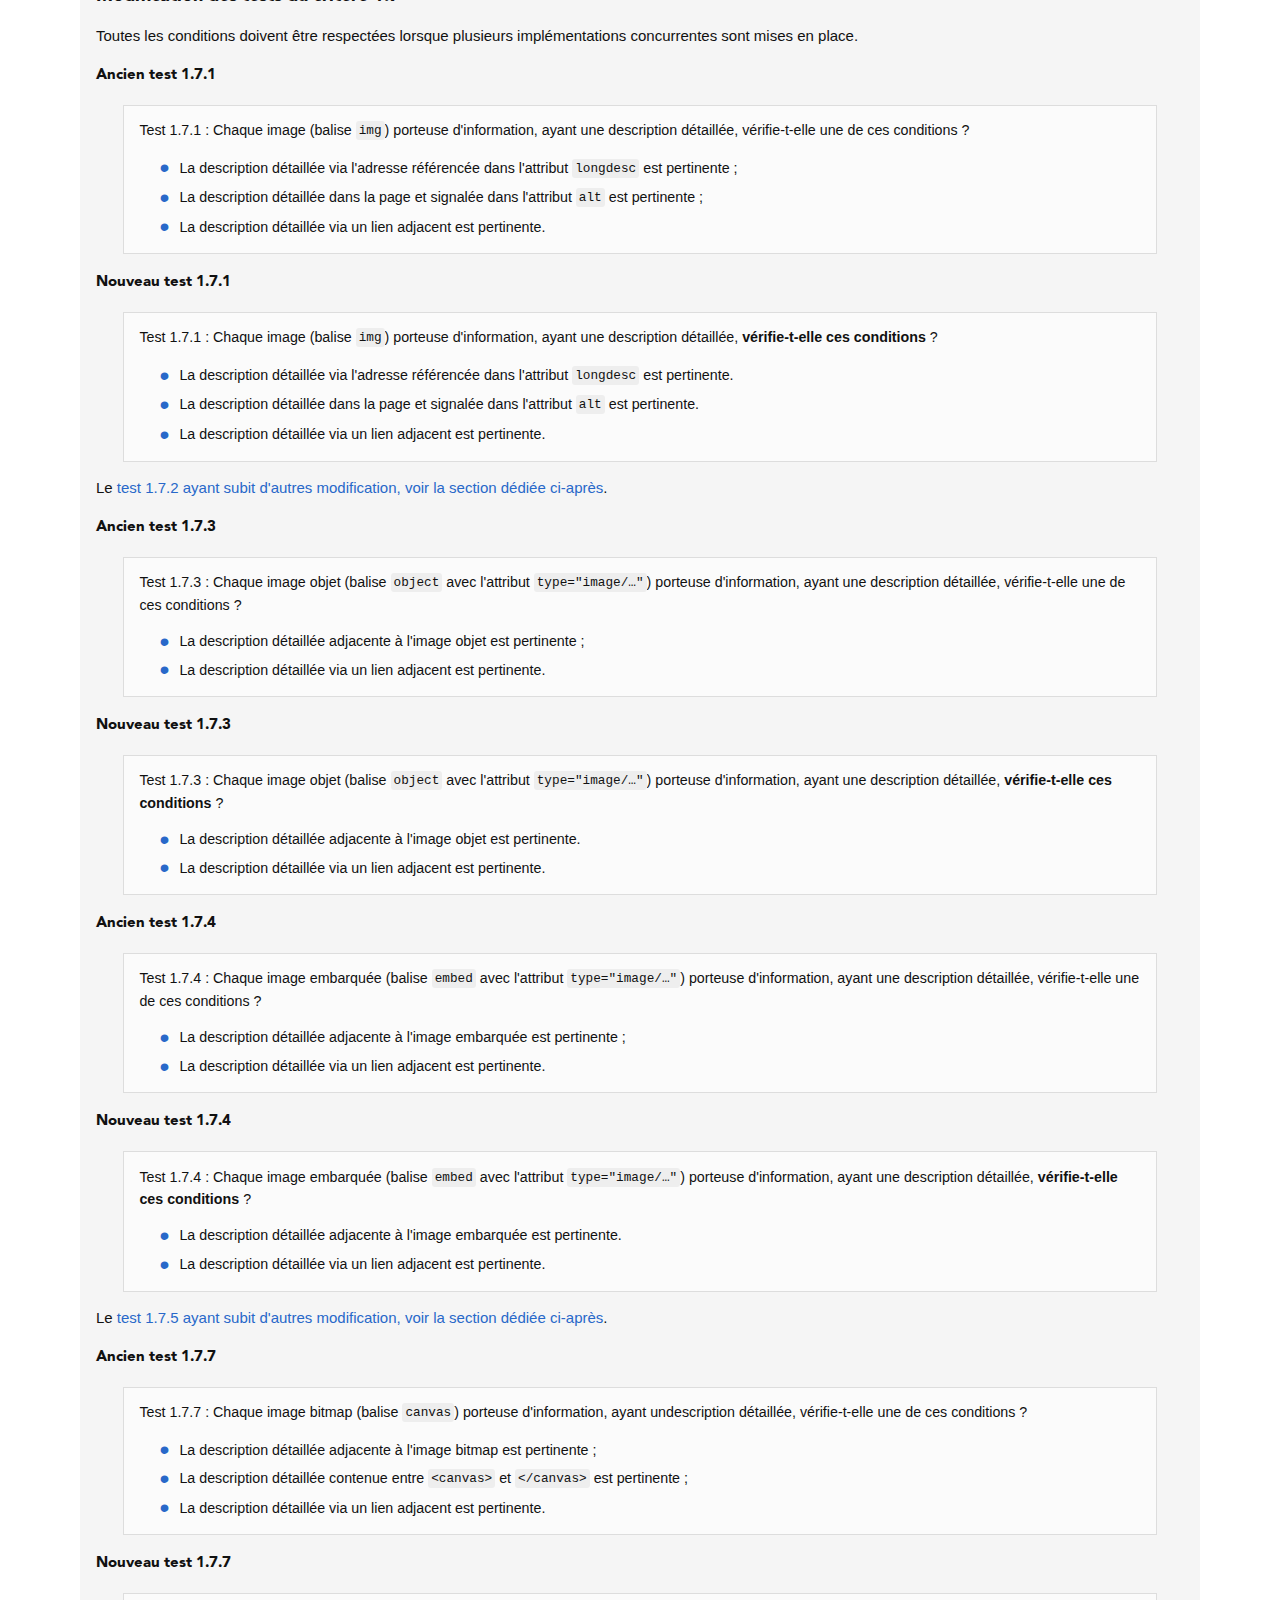
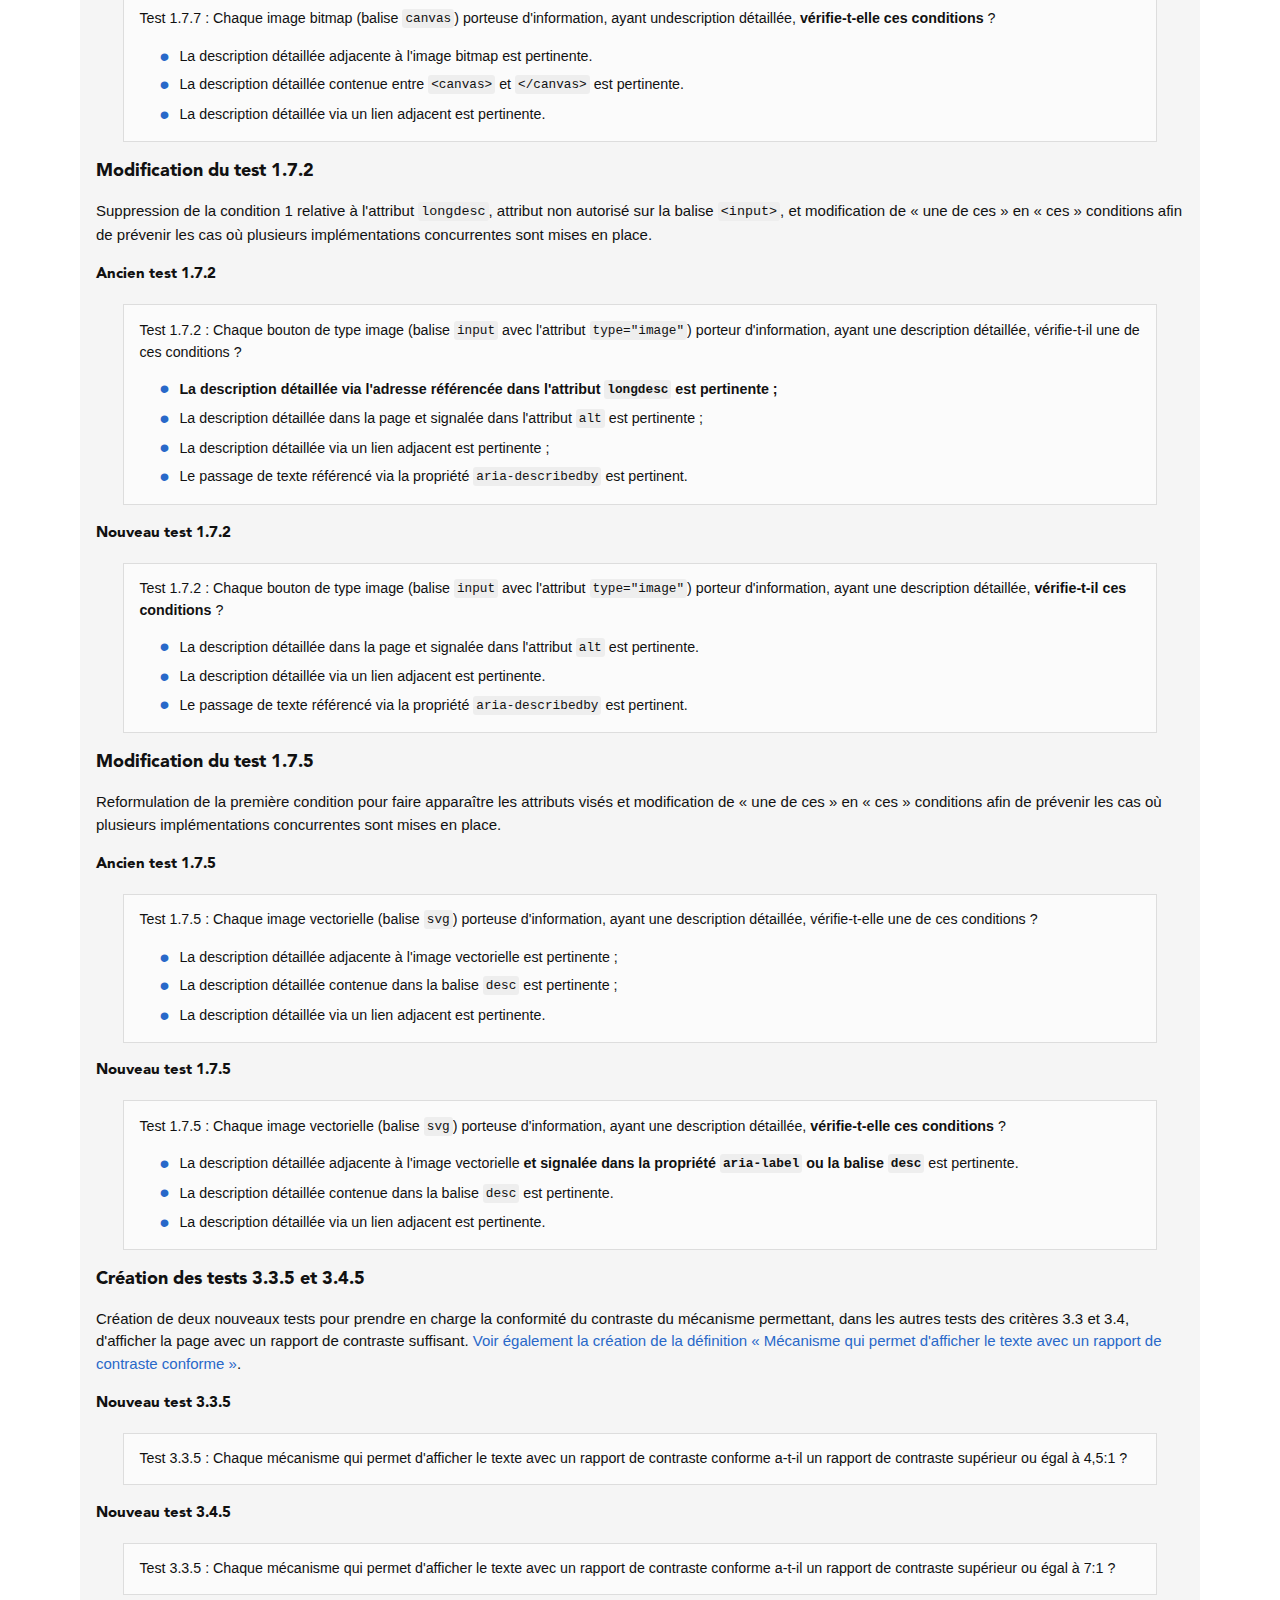
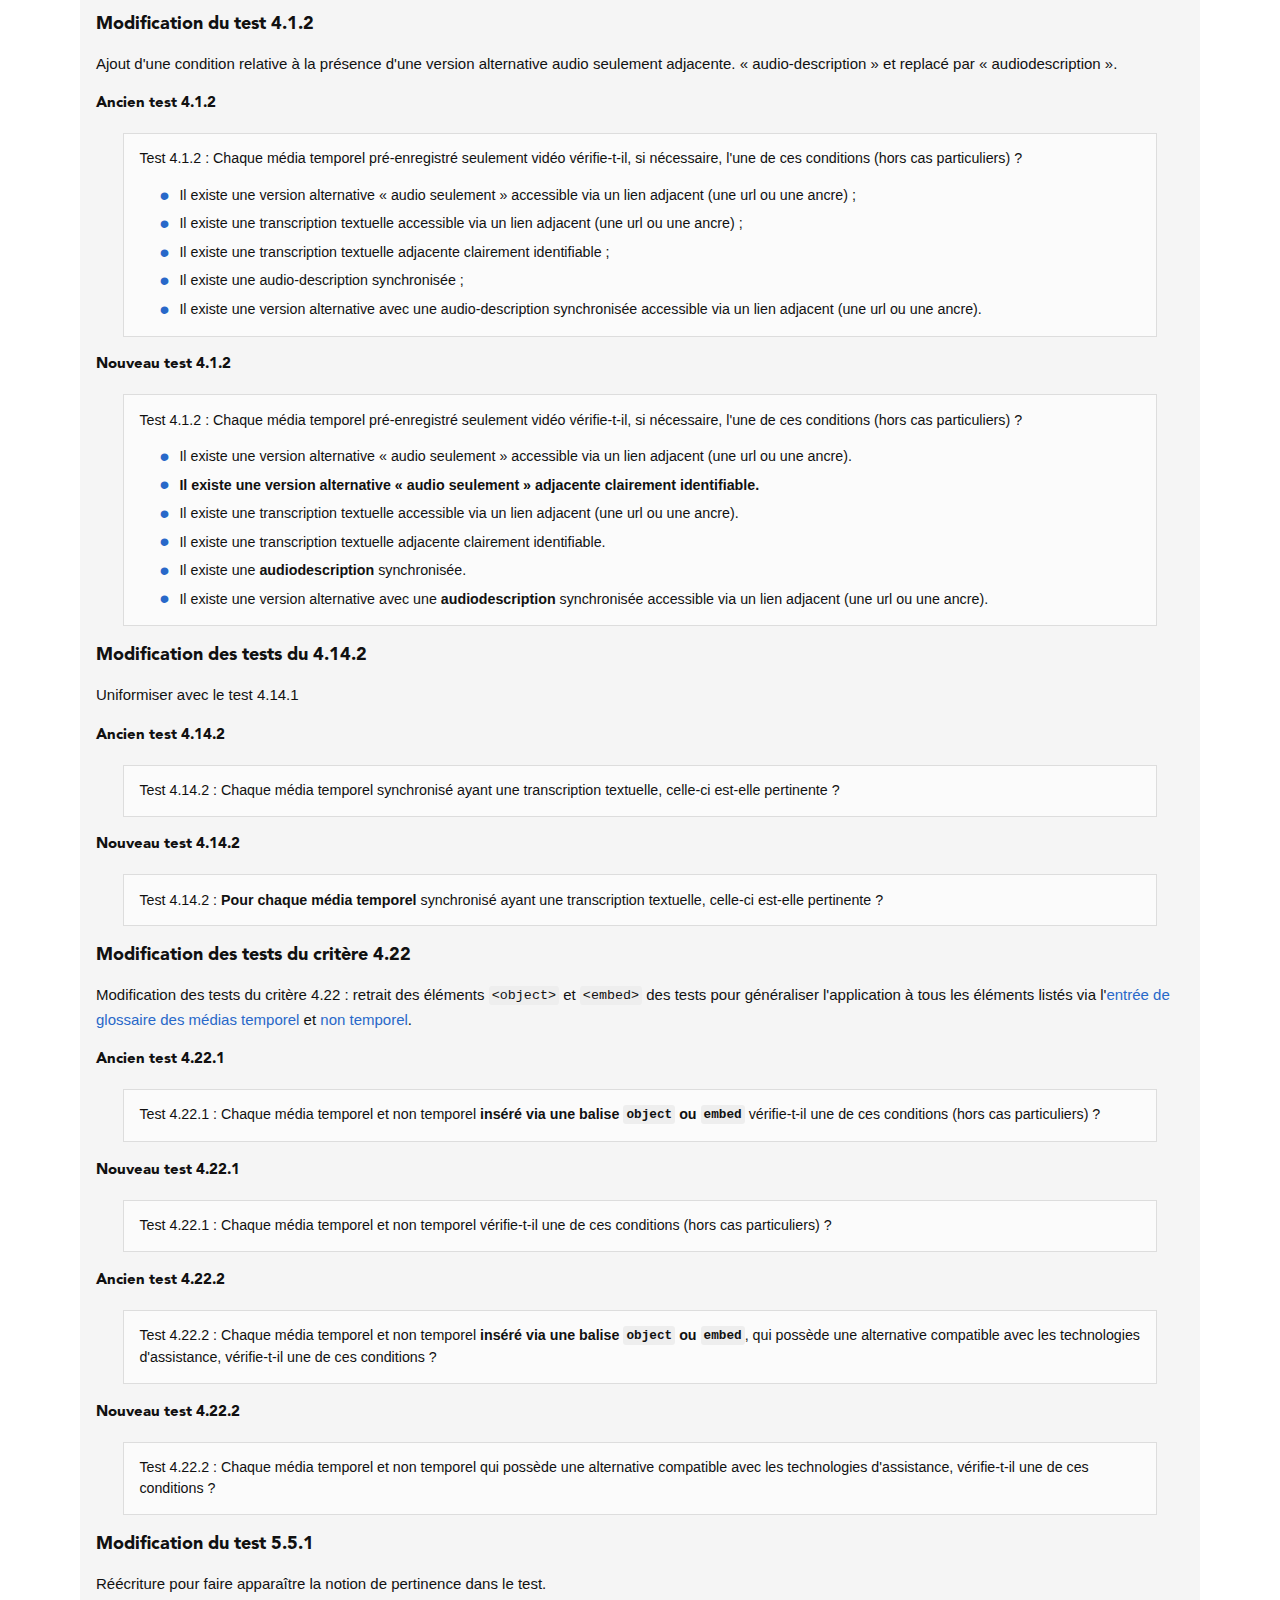
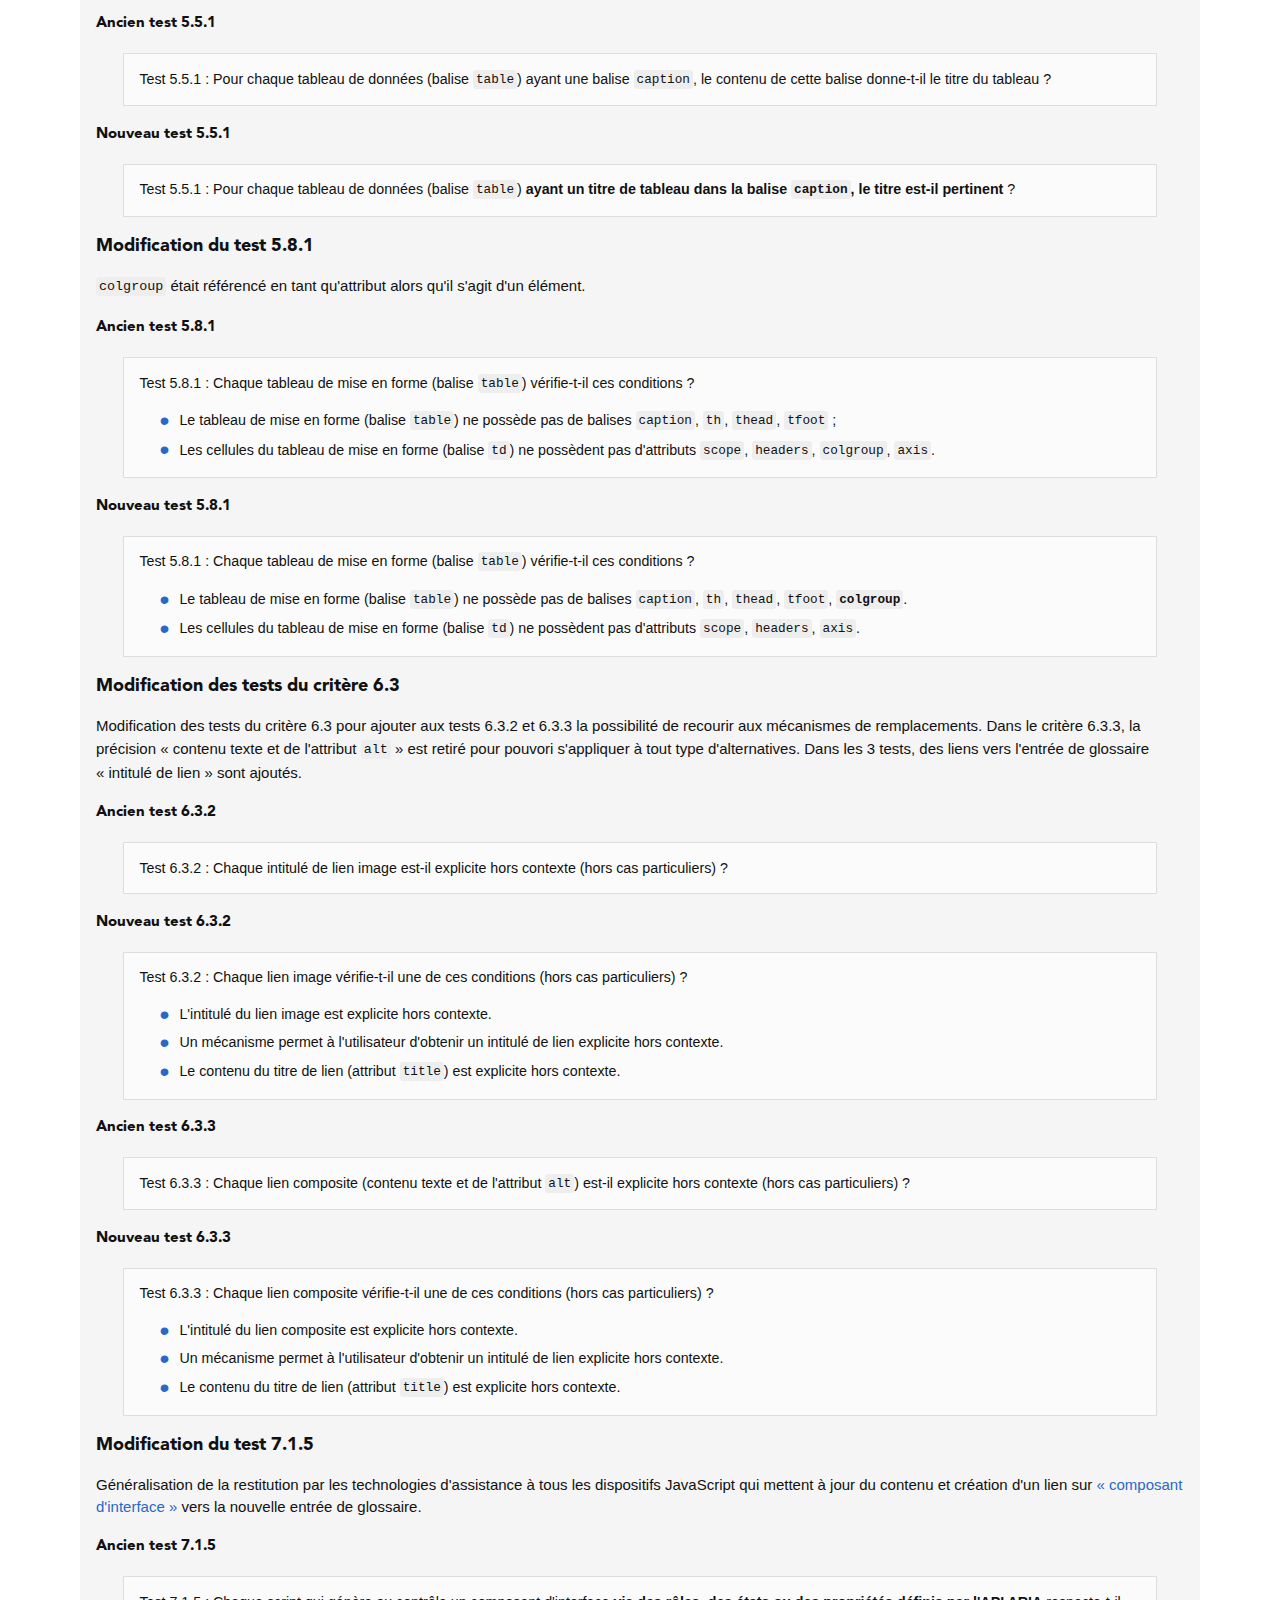
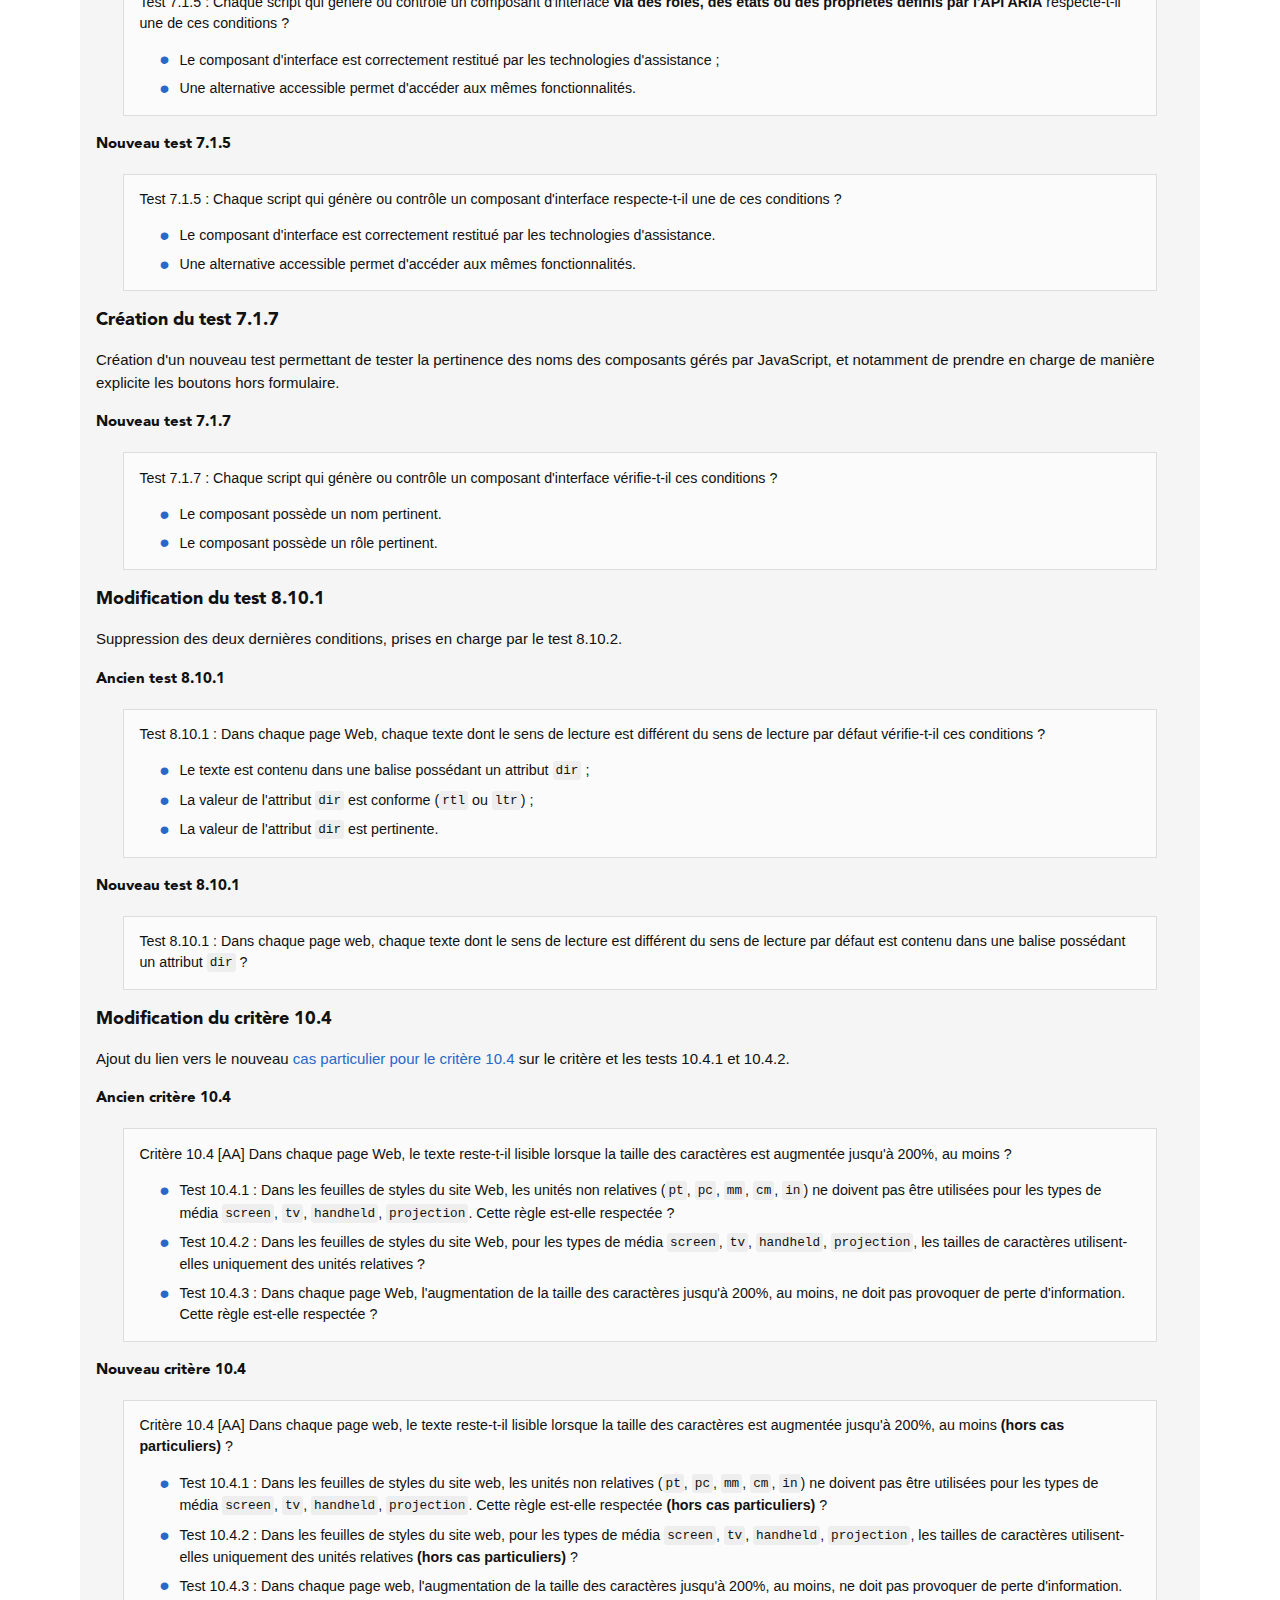
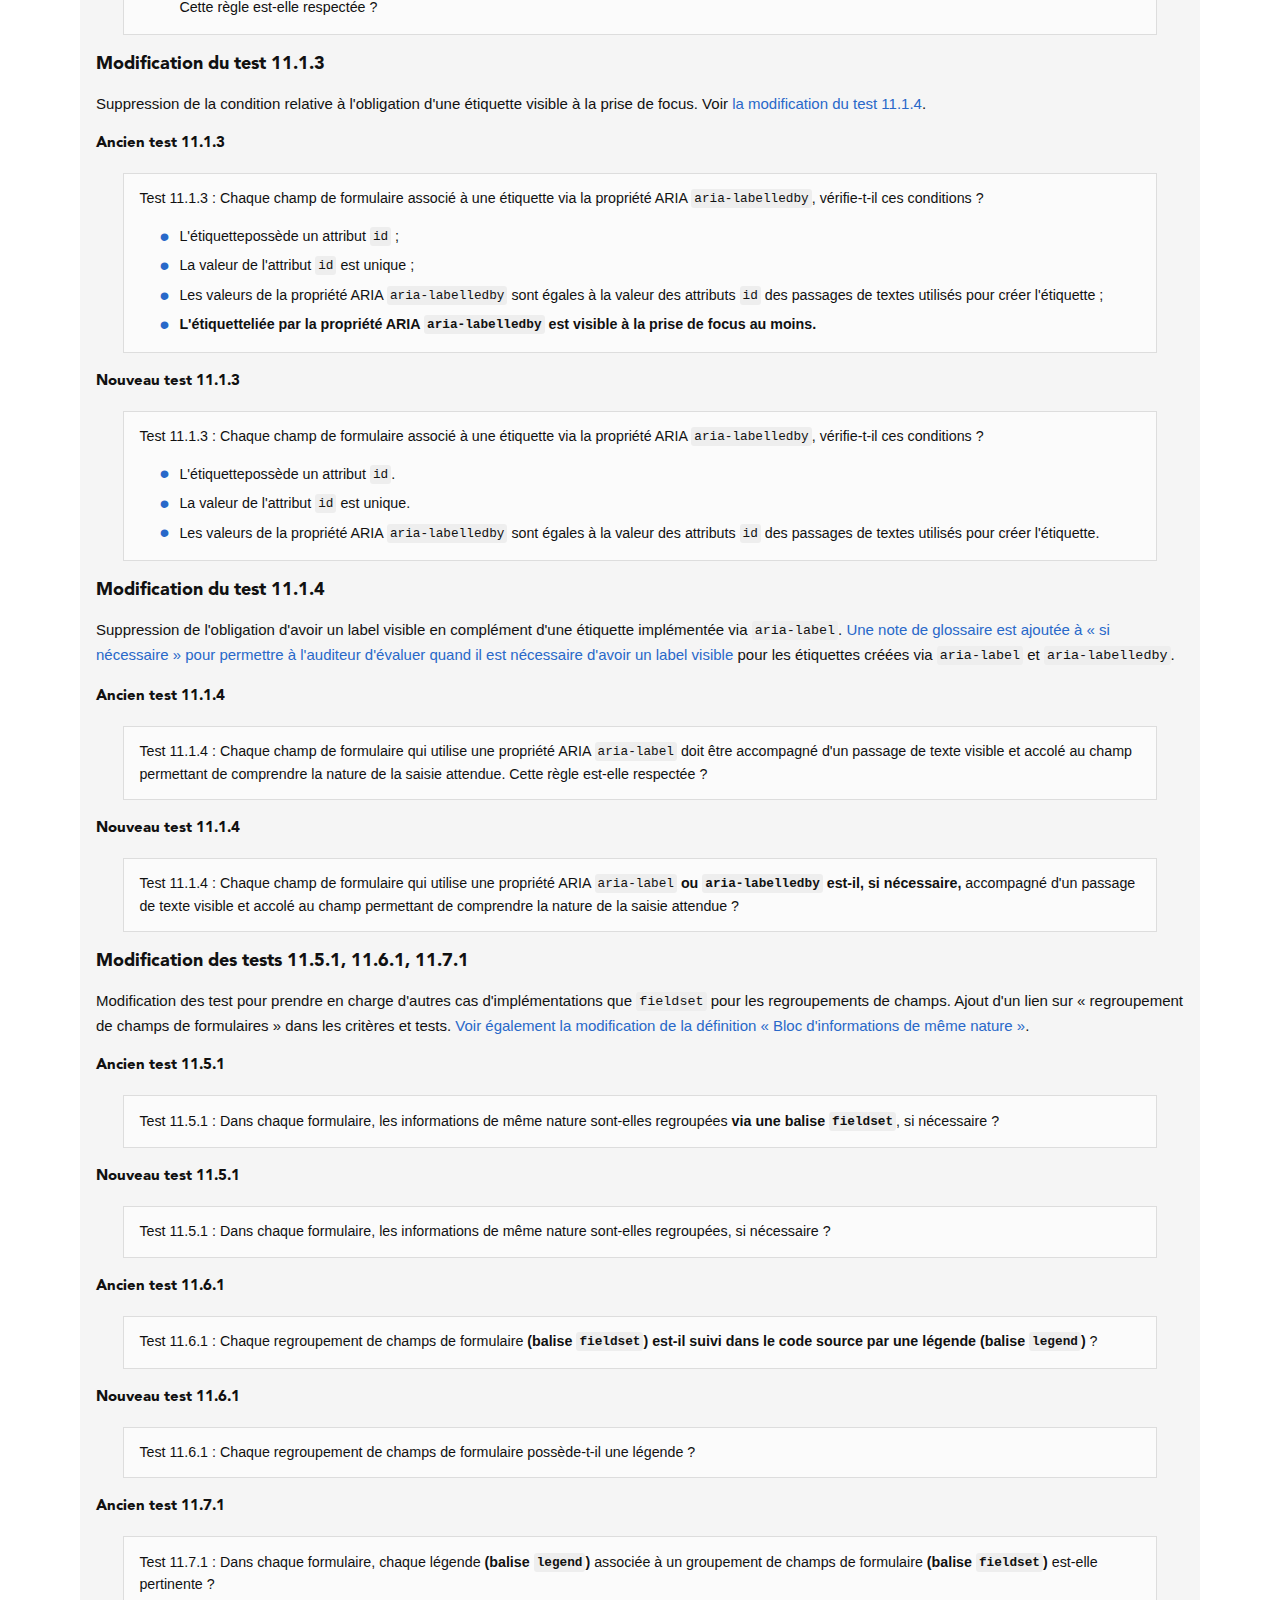
<file: changelog.html>
<!DOCTYPE html>
<html lang="fr">
  <head>
    <meta charset="utf-8">

    <title>Note de révision - RGAA 3 2017 | Les documents de référence du S.I. de l'État</title>
    <meta content="Note de révision - Référentiel Général d'Accessibilité pour les Administrations, version 3 2017. Note de révision." name="description" />
    <meta content="Accessibilité, RGAA, RGAA 3 2017, Référentiel Général d'Accessibilité pour les Administrations, note de révision" name="keywords" />
    <meta content="3 2017" name="version" />
    <meta name="viewport" content="width=device-width" />
    <link rel="stylesheet" media="all" href="css/rgaa.main.css" />
    <link rel="shortcut icon" href="/sites/default/files/marianne_0.ico" type="image/vnd.microsoft.icon">
  </head>
  <body>
  	<div class="skiplinks">
  		<div class="inside">
		    <p>Accès direct&nbsp;:</p>
		    <ul>
		      <li><a href="#menu">Menu principal</a></li>
		      <li><a href="#main">Contenu</a></li>
		    </ul>
				<p class="version">RGAA version 3 2017, publié le 28/07/2017 <a href="changelog.html">Note de révision</a></p>
			</div>
  	</div>
    <div class="rgaa-header">
      <header role="banner" class="main-header">
        <p class="img"><a title="Retour à l'accueil, Secrétariat Général pour la modernisation de l'action publique, Premier ministre, République Française" href="../"><img width="69" height="93" class="sgmap-logo" src="img/modernisation-logo.jpg" alt="Retour à l'accueil, Secrétariat Général pour la modernisation de l'action publique, Premier ministre, République Française" /></a></p>
        <p class="slogan">Les documents de référence du S.I. de l'État
			<span class="ss-titre">un service proposé par la <a href="https://numerique.gouv.fr/">direction interministérielle du numérique</a></span></p>
      </header>
	    <nav id="menu" role="navigation" aria-label="menu principal">
	      <ul>
	        <li><a href=".">RGAA</a></li>
	        <li><a href="introduction-RGAA.html">Introduction au RGAA</a></li>
	        <li><a href="guide-accompagnement-RGAA.html">Guide d'accompagnement</a></li>
	        <li><a href="criteres.html">Référentiel technique</a></li>
	      </ul>
	    </nav>
    </div>
<div id="wrapper">
<section aria-labelledby="main-title">
<main id="main" role="main">

	<div class="warning">
		<strong>Attention : vous êtes sur une ancienne version du référentiel général d’accessibilité pour les administrations.</strong><br>
		Depuis Septembre 2019, le « Référentiel général d’amélioration de l’accessibilité (RGAA) » est en version 4.<br>
		Le RGAA 4.0 est consultable sur <a href="https://www.numerique.gouv.fr/publications/rgaa-accessibilite/">numerique.gouv.fr</a>.
		<br><br>L‘équipe <a href="https://design.numerique.gouv.fr">Design des services numériques</a> peut vous accompagner ou vous aider pour mettre en conformité vos sites ou applications web. 
	</div> 

	<h1 id="main-title">Note de révision</h1>
	<p>Téléchargez la note de révision de la version 3&nbsp;2016 à la version 3&nbsp;2017&nbsp;: <a href="RGAA-PDF/RGAA-3-2017-PDF/RGAA-3-2017-Note-de-version.pdf">format PDF (938 kilo-octets)</a>, <a href="RGAA-PDF/RGAA-3-2017-Libre-Office/RGAA-3-2017-Note-de-version.odt">format ODT (91 kilo-octets)</a>.</p>
    <nav tabindex="-1" role="navigation">
    	<h2>Documents impactés par la mise à jour</h2>
			<ul>
				<li><a href="#ndv-referentiel">Référentiel technique</a></li>
				<li><a href="#ndv-glossaire">Glossaire</a></li>
				<li><a href="#ndv-caspart">Cas particuliers</a></li>
				<li><a href="#ndv-notestech">Notes techniques</a></li>
				<li><a href="#ndv-accompagnement">Guide d'accompagnement</a></li>
				<li><a href="#ndv-introduction">Introduction</a></li>
				<li><a href="#ndv-references">Références</a></li>
			</ul>
    </nav>

			<section id="ndv-resume">
				<div class="block">
				<h2>Résumé des modifications notables</h2>
				<ul>
					<li><strong>Création de 3 nouveaux tests</strong>&nbsp;:
						<ul>
							<li><a href="#ndv-3-3-5">3.3.5 et 3.4.5</a>&nbsp;: pour évaluer le contraste du mécanisme permettant d'améliorer les contrastes d'une page.</li>
							<li><a href="#ndv-7-1-7">7.1.7</a>&nbsp;: pour évaluer la pertinence des boutons hors formulaire.</li>
						</ul>
					</li>
					<li><strong>Suppression de 3 tests</strong>&nbsp;:
						<ul>
							<li><a href="#ndv-12-10">12.10.1, 12.10.2 et 12.10.3</a> sont supprimés.</li>
						</ul>
					</li>
					<li>La balise <code lang="en">title</code> de l'élément <code lang="en">svg</code> remplace la balise <code lang="en">desc</code> pour la labellisation des éléments&nbsp;: <a href="#ndv-1-3-8">1.3.8</a>, <a href="#ndv-1-4-8">1.4.8</a>, <a href="#ndv-1-6-6">1.6.6</a>.</li> 
					<li>La possibilité de recourir aux mécanismes de replacement pour rendre les liens images et les liens composites explicites hors contexte&nbsp;: <a href="#ndv-6-3">6.3</a>.</li>
					<li>Généralisation de la restitution par les technologies d'assistance à tous les dispositifs JavaScript qui mettent à jour du contenu&nbsp;: <a href="#ndv-7-1-5">7.1.5</a>.</li>
					<li>Suppression de l'obligation d'une étiquette visible à la prise de focus pour les étiquettes créées via <code lang="en">aria-label</code>&nbsp;: <a href="#ndv-11-1-3">11.1.3</a>, <a href="#ndv-11-1-4">11.1.4</a>.</li>
					<li>Prise en charge d'autres méthodes d'implémentation que <code lang="en">fieldset</code> pour les groupements de champs de formulaires&nbsp;: <a href="#ndv-11-5">11.5.1, 11.6.1, 11.7.1</a>.</li>
					<li>Création d'une entrée de glossaire pour traiter des cas d'implémentation des propriétés <code lang="en">aria-labelledby</code> ou <code lang="en">aria-describedby</code> qui peuvent référencer plusieurs passages de texte&nbsp;: «&nbsp;<a href="#ndv-passage-aria">Passage de texte lié par <code lang="en">aria-labelledby</code> ou <code lang="en">aria-describedby</code>&nbsp;»</a></li>
					<li>Les composants inactifs sont maintenant gérés via le <a href="#ndv-caspart-3-3">cas particulier des critères 3.3 et 3.4</a>.</li>
				</ul>
				</div>
			</section>

			<h2>Modifications générales sur tout ou partie des documents</h2>
			<ul>
				<li>Les guillemets français sont remplacés quand nécessaire.</li>
				<li>«&nbsp;i.e&nbsp;» est remplacé par «&nbsp;c'est-à-dire&nbsp;».</li>
				<li>«&nbsp;Web&nbsp;» est remplacé par «&nbsp;web&nbsp;» lorsqu'il n'est pas employé en tant que nom.</li>
		 		<li>«&nbsp;Audio-description&nbsp;» est remplacé par «&nbsp;Audiodescription&nbsp;».</li>
			</ul>

		 	<section tabindex="-1" id="ndv-referentiel">
		 		<h2>Référentiel technique</h2>

		 		<article id="ndv-1-1">
					<h3>Modification des tests 1.1.3 et 1.3.3</h3>
					<p>Uniformisation des appellations sur «&nbsp;bouton de type image&nbsp;».</p>
					<h4>Ancien test 1.1.3</h4>
					<div class="block">
						<p>Test 1.1.3&nbsp;: Chaque bouton de formulaire (balise <code lang="en">input</code> avec l'attribut <code lang="en">type="image"</code>) a-t-il un attribut <code lang="en">alt</code>&nbsp;?</p>
					</div>
					<h4>Nouveau test 1.1.3</h4>
					<div class="block">
						<p>Test 1.1.3&nbsp;: Chaque <strong>bouton de type image</strong> (balise <code lang="en">input</code> avec l'attribut <code lang="en">type="image"</code>) a-t-il un attribut <code lang="en">alt</code>&nbsp;?</p>
					</div>
					<h4>Ancien test 1.3.3</h4>
					<div class="block">
						<p>Test 1.3.3&nbsp;: Chaque bouton associé à une image (balise <code lang="en">input</code> avec l'attribut <code lang="en">type="image"</code>), ayant un attribut <code lang="en">alt</code>, vérifie-t-il ces conditions (hors cas particuliers)&nbsp;?</p>
					</div>
					<h4>Nouveau test 1.3.3</h4>
					<div class="block">
						<p>Test 1.3.3&nbsp;: Chaque <strong>bouton de type image</strong> (balise <code lang="en">input</code> avec l'attribut <code lang="en">type="image"</code>), ayant un attribut <code lang="en">alt</code>, vérifie-t-il ces conditions (hors cas particuliers)&nbsp;?</p>
					</div>
				</article>

		 		<article id="ndv-1-2">
					<h3>Modification des tests du critère 1.2</h3>
					<p>Modification des tests 1.2.3, 1.2.5, 1.2.6&nbsp;: ajout d'une condition sur l'absence de l'attribut <code lang="en">title</code> pour les éléments <code lang="en">embed</code>, <code lang="en">canvas</code> et <code lang="en">object</code>.</p>
					<h4>Ancien test 1.2.3</h4>
					<div class="block">
						<p>Test 1.2.3&nbsp;: Chaque image objet (balise <code lang="en">object</code> avec l'attribut <code lang="en">type="image/&hellip;"</code>) de décoration, sans légende, vérifie-t-elle ces conditions&nbsp;?</p>
						<ul>
						  <li>La balise <code lang="en">object</code> possède un attribut <code lang="en">aria-hidden="true"</code>&nbsp;;</li>
						  <li>L'alternative textuelle entre <code lang="en">&lt;object&gt;</code> et <code lang="en">&lt;/object&gt;</code> est vide&nbsp;;</li>
						  <li>La balise <code lang="en">object</code> ou l'un de ses enfants est dépourvue de rôle, propriété ou état ARIA visant à labelliser l'image (<code lang="en">aria-label</code>, <code lang="en">aria-describedby</code>, <code lang="en">aria-labelledby</code> par exemple).</li>
						</ul>
					</div>
					<h4>Nouveau test 1.2.3</h4>
					<div class="block">
						<p>Test 1.2.3&nbsp;: Chaque image objet (balise <code lang="en">object</code> avec l'attribut <code lang="en">type="image/&hellip;"</code>) de décoration, sans légende, vérifie-t-elle ces conditions&nbsp;?</p>
						<ul>
						  <li>La balise <code lang="en">object</code> possède un attribut <code lang="en">aria-hidden="true"</code>.</li>
						  <li>L'alternative textuelle entre <code lang="en">&lt;object&gt;</code> et <code lang="en">&lt;/object&gt;</code> est vide.</li>
						  <li><strong>La balise <code lang="en">object</code> ou l'un de ses enfants est dépourvue d'attribut <code lang="en">title</code>.</strong></li>
						  <li>La balise <code lang="en">object</code> ou l'un de ses enfants est dépourvue de rôle, propriété ou état ARIA visant à labelliser l'image (<code lang="en">aria-label</code>, <code lang="en">aria-describedby</code>, <code lang="en">aria-labelledby</code> par exemple).</li>
						</ul>
					</div>
					<h4>Ancien test 1.2.5</h4>
					<div class="block">
						<p>Test 1.2.5&nbsp;: Chaque image <span lang="en">bitmap</span> (balise <code lang="en">canvas</code>) de décoration, sans légende, vérifie-t-elle ces conditions&nbsp;?</p>
						<ul>
						  <li>La balise <code lang="en">canvas</code> possède un attribut <code lang="en">aria-hidden="true"</code>&nbsp;;</li>
						  <li>Le contenu entre <code lang="en">&lt;canvas&gt;</code> et <code lang="en">&lt;/canvas&gt;</code> est dépourvue de contenus textuels&nbsp;;</li>
						  <li>La balise <code lang="en">canvas</code> ou l'un de ses enfants est dépourvue de rôle, propriété ou état ARIA visant à labelliser l'image (<code lang="en">aria-label</code>, <code lang="en">aria-describedby</code>, <code lang="en">aria-labelledby</code> par exemple).</li>
						</ul>
					</div>
					<h4>Nouveau test 1.2.5</h4>
					<div class="block">
						<p>Test 1.2.5&nbsp;: Chaque image <span lang="en">bitmap</span> (balise <code lang="en">canvas</code>) de décoration, sans légende, vérifie-t-elle ces conditions&nbsp;?</p>
						<ul>
						  <li>La balise <code lang="en">canvas</code> possède un attribut <code lang="en">aria-hidden="true"</code>.</li>
						  <li>Le contenu entre <code lang="en">&lt;canvas&gt;</code> et <code lang="en">&lt;/canvas&gt;</code> est dépourvue de contenus textuels.</li>
						  <li><strong>La balise <code lang="en">canvas</code> ou l'un de ses enfants est dépourvue d'attribut <code lang="en">title</code>.</strong></li>
						  <li>La balise <code lang="en">canvas</code> ou l'un de ses enfants est dépourvue de rôle, propriété ou état ARIA visant à labelliser l'image (<code lang="en">aria-label</code>, <code lang="en">aria-describedby</code>, <code lang="en">aria-labelledby</code> par exemple).</li>
						</ul>
					</div>
					<h4>Ancien test 1.2.6</h4>
					<div class="block">
						<p>Test 1.2.6&nbsp;: Chaque image embarquée (balise <code lang="en">embed</code> avec l'attribut <code lang="en">type="image/&hellip;"</code>) de décoration, sans légende, vérifie-t-elle ces conditions&nbsp;?</p>
						<ul>
						  <li>La balise <code lang="en">embed</code> possède un attribut <code lang="en">aria-hidden="true"</code>&nbsp;;</li>
						  <li>La balise <code lang="en">embed</code> ou l'un de ses enfants est dépourvue de rôle, propriété ou état ARIA visant à labelliser l'image (<code lang="en">aria-label</code>, <code lang="en">aria-describedby</code>, <code lang="en">aria-labelledby</code> par exemple).</li>
						</ul>
					</div>
					<h4>Nouveau test 1.2.6</h4>
					<div class="block">
						<p>Test 1.2.6&nbsp;: Chaque image embarquée (balise <code lang="en">embed</code> avec l'attribut <code lang="en">type="image/&hellip;"</code>) de décoration, sans légende, vérifie-t-elle ces conditions&nbsp;?</p>
						<ul>
						  <li>La balise <code lang="en">embed</code> possède un attribut <code lang="en">aria-hidden="true"</code>.</li>
						  <li><strong>La balise <code lang="en">embed</code> ou l'un de ses enfants est dépourvue d'attribut <code lang="en">title</code>.</strong></li>
						  <li>La balise <code lang="en">embed</code> ou l'un de ses enfants est dépourvue de rôle, propriété ou état ARIA visant à labelliser l'image (<code lang="en">aria-label</code>, <code lang="en">aria-describedby</code>, <code lang="en">aria-labelledby</code> par exemple).</li>
						</ul>
					</div>
				</article>

		 		<article id="ndv-1-3-8">
					<h3>Modification du test 1.3.8</h3>
					<p>La balise <code  lang="en">title</code> de l'élément <code lang="en">svg</code> remplace la balise <code lang="en">desc</code> dans la troisième condition. Dans la condition 3, on répéte «&nbsp;identique à la propriété <code lang="en">aria-label</code> et à l'attribut <code lang="en">title</code> de la balise <code lang="en">svg</code> s'il est présent&nbsp;», mais cette condition sur l'attribut <code lang="en">title</code> est déjà testée en condition 2. Cette mention est retirée.</p>
					<h4>Ancien test 1.3.8</h4>
					<div class="block">
						<p>Test 1.3.8&nbsp;: Chaque image vectorielle (balise svg) porteuse d'information, en l'absence d'alternative, vérifie-t-elle ces conditions (hors cas particuliers) ?</p>
						<ul>
							<li>La balise <code lang="en">svg</code> possède un <code lang="en">role="img"</code>&nbsp;;</li>
							<li>La balise <code lang="en">svg</code> possède une propriété <code lang="en">aria-label</code> dont le contenu est pertinent et identique à l'attribut <code lang="en">title</code> s'il est présent&nbsp;;</li>
							<li>La balise <code lang="en">svg</code> possède une balise <code lang="en">desc</code> dont le contenu est pertinent et contient un passage de texte identique à la propriété <code lang="en">aria-label</code> <strong>et à l'attribut <code lang="en">title</code> de la balise <code lang="en">svg</code> s'il est présent.</strong></li>
						</ul>
					</div>
					<h4>Nouveau test 1.3.8</h4>
					<div class="block">
						<p>Test 1.3.8&nbsp;: Chaque image vectorielle (balise svg) porteuse d'information, en l'absence d'alternative, vérifie-t-elle ces conditions (hors cas particuliers) ?</p>
						<ul>
							<li>La balise <code lang="en">svg</code> possède un <code lang="en">role="img"</code>.</li>
							<li>La balise <code lang="en">svg</code> possède une propriété <code lang="en">aria-label</code> dont le contenu est pertinent et identique à l'attribut <code lang="en">title</code> s'il est présent.</li>
							<li>La balise <code lang="en">svg</code> possède une balise <strong><code lang="en">&lt;title&gt;</code></strong> dont le contenu est pertinent et contient un passage de texte identique à la propriété <code lang="en">aria-label</code>.</li>
						</ul>
					</div>
				</article>

		 		<article id="ndv-1-4-8">
					<h3>Modification du test 1.4.8</h3>
					<p>La balise <code  lang="en">title</code> de l'élément <code lang="en">svg</code> remplace la balise <code lang="en">desc</code> dans la troisième condition. Dans les conditions 3 et 4, on répéte «&nbsp;identique à la propriété <code lang="en">aria-label</code> et à l'attribut <code lang="en">title</code> de la balise <code lang="en">svg</code> s'il est présent&nbsp;», mais cette condition sur l'attribut <code lang="en">title</code> est déjà testée en condition 2. Cette mention est retirée.</p>
					<h4>Ancien test 1.4.8</h4>
					<div class="block">
						<p>Test 1.4.8&nbsp;: Chaque image vectorielle (balise <code lang="en">svg</code>) utilisée comme <a href="glossaire.html#captcha">CAPTCHA</a> ou comme <a href="glossaire.html#image-test">image-test</a>, en l'absence d'<a href="glossaire.html#alternative-svg">alternative</a>, vérifie-t-elle ces conditions&nbsp;?</p>
						<ul>
						  <li>La balise <code lang="en">svg</code> possède un <code lang="en">role="img"</code>&nbsp;;</li>
						  <li>La balise <code lang="en">svg</code> possède une propriété <code lang="en">aria-label</code> dont le contenu permet de comprendre la nature et la fonction de l'image et identique à l'attribut <code lang="en">title</code> s'il est présent&nbsp;;</li>
						  <li>La balise <code lang="en">svg</code> possède une balise <code lang="en">desc</code> dont le contenu permet de comprendre la nature et la fonction de l'image et identique à la propriété <code lang="en">aria-label</code> <strong>et à l'attribut <code lang="en">title</code> de la balise <code lang="en">svg</code> s'il est présent</strong>&nbsp;;</li>
						  <li>Un lien adjacent permet d'accéder à une alternative dont le contenu permet de comprendre la nature et la fonction de l'image et identique à la propriété <code lang="en">aria-label</code> <strong>et à l'attribut <code lang="en">title</code> de la balise <code lang="en">svg</code> s'il est présent</strong>.</li>
						</ul>
					</div>
					<h4>Nouveau test 1.4.8</h4>
					<div class="block">
						<p>Test 1.4.8&nbsp;: Chaque image vectorielle (balise <code lang="en">svg</code>) utilisée comme CAPTCHA ou comme image-test, en l'absence d'<a href="glossaire.html#alternative-svg">alternative</a>, vérifie-t-elle ces conditions&nbsp;?</p>
						<ul>
						  <li>La balise <code lang="en">svg</code> possède un <code lang="en">role="img"</code>.</li>
						  <li>La balise <code lang="en">svg</code> possède une propriété <code lang="en">aria-label</code> dont le contenu permet de comprendre la nature et la fonction de l'image et identique à l'attribut <code lang="en">title</code> s'il est présent.</li>
						  <li>La balise <code lang="en">svg</code> possède une balise <strong><code lang="en">&lt;title&gt;</code></strong> dont le contenu permet de comprendre la nature et la fonction de l'image et identique à la propriété <code lang="en">aria-label</code>.</li>
						  <li>Un lien adjacent permet d'accéder à une alternative dont le contenu permet de comprendre la nature et la fonction de l'image et identique à la propriété <code lang="en">aria-label</code>.</li>
						</ul>
					</div>
				</article>

		 		<article id="ndv-1-4-12">
					<h3>Modification du test 1.4.12</h3>
					<p>Ajout de la mention «&nbsp;contenu entre <code lang="en">&lt;canvas&gt;</code> et <code lang="en">&lt;/canvas&gt;</code>&nbsp;»  pour homogénéisation avec le test 1.3.12.</p>
					<h4>Ancien test 1.4.12</h4>
					<div class="block">
						<p>Test 1.4.12&nbsp;: Pour chaque image <span lang="en">bitmap</span> (balise <code lang="en">canvas</code>) utilisée comme CAPTCHA ou comme image-test, ayant une alternative textuelle, l'alternative textuelle est-elle correctement restituée par les technologies d'assistance&nbsp;?</p>
					</div>
					<h4>Nouveau test 1.4.12</h4>
					<div class="block">
						<p>Test 1.4.12&nbsp;: Pour chaque image <span lang="en">bitmap</span> (balise <code lang="en">&lt;canvas&gt;</code>) utilisée comme CAPTCHA ou comme image-test, ayant une alternative <strong>(contenu entre <code lang="en">&lt;canvas&gt;</code> et <code lang="en">&lt;/canvas&gt;</code>)</strong>, cette alternative est-elle correctement restituée par les technologies d'assistance&nbsp;?</p>
					</div>
				</article>

		 		<article id="ndv-1-6-5">
					<h3>Modification du test 1.6.5</h3>
					<p>Le test n'oblige plus à ce que la description détaillée fournie via <code lang="en">aria-describedby</code> soit adjacente au bouton.</p>
					<h4>Ancien test 1.6.5</h4>
					<div class="block">
						<p>Test 1.6.5&nbsp;: Chaque bouton de type image (balise <code lang="en">input</code> avec l'attribut <code lang="en">type="image"</code>) porteur d'information, qui implémente une référence à une description détaillée <strong>adjacente</strong> via une propriété <code lang="en">aria-describedby</code>, vérifie-t-il ces conditions&nbsp;?</p>
					</div>
					<h4>Nouveau test 1.6.5</h4>
					<div class="block">
						<p>Test 1.6.5&nbsp;: Chaque bouton de type image (balise <code lang="en">input</code> avec l'attribut <code lang="en">type="image"</code>) porteur d'information, qui implémente une référence à une description détaillée via une propriété <code lang="en">aria-describedby</code>, vérifie-t-il ces conditions&nbsp;?</p>
					</div>
				</article>

		 		<article id="ndv-1-6-6">
					<h3>Modification du test 1.6.6</h3>
					<p>La balise <code lang="en">&lt;title&gt;</code> de l'élément <code lang="en">svg</code> remplace la balise <code lang="en">&lt;desc&gt;</code> dans la seconde condition, pour être cohérent avec les modifications faites sur les tests <a href="#ndv-1-3-8">1.3.8</a> et <a href="#ndv-1-4-8">1.4.8</a>.</p>
					<h4>Ancien test 1.6.6</h4>
					<div class="block">
						<p>Test 1.6.6&nbsp;: Chaque image vectorielle (balise <code lang="en">svg</code>) porteuse d'information, qui nécessite une description détaillée, vérifie-t-elle une de ces conditions&nbsp;?</p>
						<ul>
						  <li>Il existe une propriété <code lang="en">aria-label</code> contenant une référence à une description détaillée adjacente à l'image vectorielle&nbsp;;</li>
						  <li>Il existe une balise <code lang="en">desc</code> contenant une référence à une description détaillée adjacente à l'image vectorielle&nbsp;;</li>
						  <li>Il existe une balise <code lang="en">desc</code> contenant la description détaillée&nbsp;;</li>
						  <li>Il existe un lien adjacent (via une url ou une ancre) permettant d'accéder au contenu de la description détaillée.</li>
						</ul>
					</div>
					<h4>Nouveau test 1.6.6</h4>
					<div class="block">
						<p>Test 1.6.6&nbsp;: Chaque image vectorielle (balise <code lang="en">svg</code>) porteuse d'information, qui nécessite une description détaillée, vérifie-t-elle une de ces conditions&nbsp;?</p>
						<ul>
						  <li>Il existe une propriété <code lang="en">aria-label</code> contenant une référence à une description détaillée adjacente à l'image vectorielle.</li>
						  <li><strong>La balise <code lang="en">&lt;title&gt;</code> contient une référence à une description détaillée adjacente à l'image vectorielle.</strong></li>
						  <li>Il existe une balise <code lang="en">desc</code> contenant la description détaillée.</li>
						  <li>Il existe un lien adjacent (via une url ou une ancre) permettant d'accéder au contenu de la description détaillée.</li>
						</ul>
					</div>
				</article>

				<article id="ndv-1-7">
					<h3>Modification des tests du critère 1.7</h3>
					<p>Toutes les conditions doivent être respectées lorsque plusieurs implémentations concurrentes sont mises en place.</p>
					<h4>Ancien test 1.7.1</h4>
					<div class="block">
						<p>Test 1.7.1&nbsp;: Chaque image (balise <code lang="en">img</code>) porteuse d'information,  ayant une description détaillée, vérifie-t-elle une de ces conditions&nbsp;?</p>
						<ul>
						  <li>La description détaillée via l'adresse référencée dans l'attribut <code lang="en">longdesc</code> est pertinente&nbsp;;</li>
						  <li>La description détaillée dans la page et signalée dans l'attribut <code lang="en">alt</code> est pertinente&nbsp;;</li>
						  <li>La description détaillée via un lien adjacent est pertinente.</li>
						</ul>
					</div>
					<h4>Nouveau test 1.7.1</h4>
					<div class="block">
						<p>Test 1.7.1&nbsp;: Chaque image (balise <code lang="en">img</code>) porteuse d'information, ayant une description détaillée, <strong>vérifie-t-elle ces conditions</strong>&nbsp;?</p>
						<ul>
						  <li>La description détaillée via l'adresse référencée dans l'attribut <code lang="en">longdesc</code> est pertinente.</li>
						  <li>La description détaillée dans la page et signalée dans l'attribut <code lang="en">alt</code> est pertinente.</li>
						  <li>La description détaillée via un lien adjacent est pertinente.</li>
						</ul>
					</div>
					<p>Le <a href="#ndv-1-7-2">test 1.7.2 ayant subit d'autres modification, voir la section dédiée ci-après</a>.</p>
					<h4>Ancien test 1.7.3</h4>
					<div class="block">
						<p>Test 1.7.3&nbsp;: Chaque image objet (balise <code lang="en">object</code> avec l'attribut <code lang="en">type="image/&hellip;"</code>) porteuse d'information, ayant une description détaillée, vérifie-t-elle une de ces conditions&nbsp;?</p>
						<ul>
						  <li>La description détaillée adjacente à l'image objet est pertinente&nbsp;;</li>
						  <li>La description détaillée via un lien adjacent est pertinente.</li>
						</ul>
					</div>
					<h4>Nouveau test 1.7.3</h4>
					<div class="block">
						<p>Test 1.7.3&nbsp;: Chaque image objet (balise <code lang="en">object</code> avec l'attribut <code lang="en">type="image/&hellip;"</code>) porteuse d'information, ayant une description détaillée, <strong>vérifie-t-elle ces conditions</strong>&nbsp;?</p>
						<ul>
						  <li>La description détaillée adjacente à l'image objet est pertinente.</li>
						  <li>La description détaillée via un lien adjacent est pertinente.</li>
						</ul>
					</div>
					<h4>Ancien test 1.7.4</h4>
					<div class="block">
						<p>Test 1.7.4&nbsp;: Chaque image embarquée (balise <code lang="en">embed</code> avec l'attribut <code lang="en">type="image/&hellip;"</code>) porteuse d'information, ayant une description détaillée,  vérifie-t-elle une de ces conditions&nbsp;?</p>
						<ul>
						  <li>La description détaillée adjacente à l'image embarquée est pertinente&nbsp;;</li>
						  <li>La description détaillée via un lien adjacent est pertinente.</li>
						</ul>
					</div>
					<h4>Nouveau test 1.7.4</h4>
					<div class="block">
						<p>Test 1.7.4&nbsp;: Chaque image embarquée (balise <code lang="en">embed</code> avec l'attribut <code lang="en">type="image/&hellip;"</code>) porteuse d'information, ayant une description détaillée, <strong>vérifie-t-elle ces conditions</strong>&nbsp;?</p>
						<ul>
						  <li>La description détaillée adjacente à l'image embarquée est pertinente.</li>
						  <li>La description détaillée via un lien adjacent est pertinente.</li>
						</ul>
					</div>
					<p>Le <a href="#ndv-1-7-5">test 1.7.5 ayant subit d'autres modification, voir la section dédiée ci-après</a>.</p>
					<h4>Ancien test 1.7.7</h4>
					<div class="block">
						<p>Test 1.7.7&nbsp;: Chaque image <span lang="en">bitmap</span> (balise <code lang="en">canvas</code>) porteuse d'information, ayant undescription détaillée, vérifie-t-elle une de ces conditions&nbsp;?</p>
						<ul>
						  <li>La description détaillée adjacente à l'image <span lang="en">bitmap</span> est pertinente&nbsp;;</li>
						  <li>La description détaillée contenue entre <code lang="en">&lt;canvas&gt;</code> et <code lang="en">&lt;/canvas&gt;</code> est pertinente&nbsp;;</li>
						  <li>La description détaillée via un lien adjacent est pertinente.</li>
						</ul>
					</div>
					<h4>Nouveau test 1.7.7</h4>
					<div class="block">
						<p>Test 1.7.7&nbsp;: Chaque image <span lang="en">bitmap</span> (balise <code lang="en">canvas</code>) porteuse d'information, ayant undescription détaillée, <strong>vérifie-t-elle ces conditions</strong>&nbsp;?</p>
						<ul>
						  <li>La description détaillée adjacente à l'image <span lang="en">bitmap</span> est pertinente.</li>
						  <li>La description détaillée contenue entre <code lang="en">&lt;canvas&gt;</code> et <code lang="en">&lt;/canvas&gt;</code> est pertinente.</li>
						  <li>La description détaillée via un lien adjacent est pertinente.</li>
						</ul>
					</div>
				</article>

		 		<article id="ndv-1-7-2">
					<h3>Modification du test 1.7.2</h3>
					<p>Suppression de la condition 1 relative à l'attribut <code lang="en">longdesc</code>, attribut non autorisé sur la balise <code>&lt;input&gt;</code>, et modification de «&nbsp;une de ces&nbsp;» en «&nbsp;ces&nbsp;» conditions afin de prévenir les cas où plusieurs implémentations concurrentes sont mises en place.</p>
					<h4>Ancien test 1.7.2</h4>
					<div class="block">
						<p>Test 1.7.2&nbsp;: Chaque bouton de type image (balise <code lang="en">input</code> avec l'attribut <code lang="en">type="image"</code>) porteur d'information, ayant une description détaillée, vérifie-t-il une de ces conditions&nbsp;?</p>
						<ul>
						  <li><strong>La description détaillée via l'adresse référencée dans l'attribut <code lang="en">longdesc</code> est pertinente&nbsp;;</strong></li>
						  <li>La description détaillée dans la page et signalée dans l'attribut <code lang="en">alt</code> est pertinente&nbsp;;</li>
						  <li>La description détaillée via un lien adjacent est pertinente&nbsp;;</li>
						  <li>Le passage de texte référencé via la propriété <code lang="en">aria-describedby</code> est pertinent.</li>
						</ul>
					</div>
					<h4>Nouveau test 1.7.2</h4>
					<div class="block">
						<p>Test 1.7.2&nbsp;: Chaque bouton de type image (balise <code lang="en">input</code> avec l'attribut <code lang="en">type="image"</code>) porteur d'information, ayant une description détaillée, <strong>vérifie-t-il ces conditions</strong>&nbsp;?</p>
						<ul>
						  <li>La description détaillée dans la page et signalée dans l'attribut <code lang="en">alt</code> est pertinente.</li>
						  <li>La description détaillée via un lien adjacent est pertinente.</li>
						  <li>Le passage de texte référencé via la propriété <code lang="en">aria-describedby</code> est pertinent.</li>
						</ul>
					</div>
				</article>

				<article id="ndv-1-7-5">
					<h3>Modification du test 1.7.5</h3>
					<p>Reformulation de la première condition pour faire apparaître les attributs visés et modification de «&nbsp;une de ces&nbsp;» en «&nbsp;ces&nbsp;» conditions afin de prévenir les cas où plusieurs implémentations concurrentes sont mises en place.</p>
					<h4>Ancien test 1.7.5</h4>
					<div class="block">
						<p>Test 1.7.5&nbsp;: Chaque image vectorielle (balise <code lang="en">svg</code>) porteuse d'information, ayant une description détaillée, vérifie-t-elle une de ces conditions&nbsp;?</p>
						<ul>
						  <li>La description détaillée adjacente à l'image vectorielle est pertinente&nbsp;;</li>
						  <li>La description détaillée contenue dans la balise <code lang="en">desc</code> est pertinente&nbsp;;</li>
						  <li>La description détaillée via un lien adjacent est pertinente.</li>
						</ul>
					</div>
					<h4>Nouveau test 1.7.5</h4>
					<div class="block">
						<p>Test 1.7.5&nbsp;: Chaque image vectorielle (balise <code lang="en">svg</code>) porteuse d'information, ayant une description détaillée, <strong>vérifie-t-elle ces conditions</strong>&nbsp;?</p>
						<ul>
						  <li>La description détaillée adjacente à l'image vectorielle <strong>et signalée dans la propriété <code lang="en">aria-label</code> ou la balise <code lang="en">desc</code></strong> est pertinente.</li>
						  <li>La description détaillée contenue dans la balise <code lang="en">desc</code> est pertinente.</li>
						  <li>La description détaillée via un lien adjacent est pertinente.</li>
						</ul>
					</div>
				</article>

					<article id="ndv-3-3-5">
						<h3>Création des tests 3.3.5 et 3.4.5</h3>
						<p>Création de deux nouveaux tests pour prendre en charge la conformité du contraste du mécanisme permettant, dans les autres tests des critères 3.3 et 3.4, d'afficher la page avec un rapport de contraste suffisant. <a href="#ndv-meca-contraste">Voir également la création de la définition «&nbsp;Mécanisme qui permet d'afficher le texte avec un rapport de contraste conforme&nbsp;»</a>.</p>
						<h4>Nouveau test 3.3.5</h4>
						<div class="block">
							<p>Test 3.3.5&nbsp;: Chaque mécanisme qui permet d'afficher le texte avec un rapport de contraste conforme a-t-il un rapport de contraste supérieur ou égal à 4,5:1&nbsp;?</p>
						</div>
						<h4>Nouveau test 3.4.5</h4>
						<div class="block">
							<p>Test 3.3.5&nbsp;: Chaque mécanisme qui permet d'afficher le texte avec un rapport de contraste conforme a-t-il un rapport de contraste supérieur ou égal à 7:1&nbsp;?</p>
						</div>
					</article>

					<article id="ndv-4-1-2">
						<h3>Modification du test 4.1.2</h3>
						<p>Ajout d'une condition relative à la présence d'une version alternative audio seulement adjacente. «&nbsp;audio-description&nbsp;» et replacé par «&nbsp;audiodescription&nbsp;».</p>
						<h4>Ancien test 4.1.2</h4>
						<div class="block">
							<p>Test 4.1.2&nbsp;: Chaque média temporel pré-enregistré seulement vidéo vérifie-t-il, si nécessaire, l'une de ces conditions (hors cas particuliers)&nbsp;?</p>
							<ul>
								<li>Il existe une version alternative «&nbsp;audio seulement&nbsp;» accessible via un lien adjacent (une url ou une ancre)&nbsp;;</li>
								<li>Il existe une transcription textuelle accessible via un lien adjacent (une url ou une ancre)&nbsp;;</li>
								<li>Il existe une transcription textuelle adjacente clairement identifiable&nbsp;;</li>
								<li>Il existe une audio-description synchronisée&nbsp;;</li>
								<li>Il existe une version alternative avec une audio-description synchronisée accessible via un lien adjacent (une url ou une ancre).</li>
							</ul>
						</div>
						<h4>Nouveau test 4.1.2</h4>
						<div class="block">
							<p>Test 4.1.2&nbsp;: Chaque média temporel pré-enregistré seulement vidéo vérifie-t-il, si nécessaire, l'une de ces conditions (hors cas particuliers)&nbsp;?</p>
							<ul>
								<li>Il existe une version alternative «&nbsp;audio seulement&nbsp;» accessible via un lien adjacent (une url ou une ancre).</li>
								<li><strong>Il existe une version alternative «&nbsp;audio seulement&nbsp;» adjacente clairement identifiable.</strong></li>
								<li>Il existe une transcription textuelle accessible via un lien adjacent (une url ou une ancre).</li>
								<li>Il existe une transcription textuelle adjacente clairement identifiable.</li>
								<li>Il existe une <strong>audiodescription</strong> synchronisée.</li>
								<li>Il existe une version alternative avec une <strong>audiodescription</strong> synchronisée accessible via un lien adjacent (une url ou une ancre).</li>
							</ul>
						</div>
					</article>

		 		<article id="ndv-4-14-2">
					<h3>Modification des tests du 4.14.2</h3>
					<p>Uniformiser avec le test 4.14.1</p>
					<h4>Ancien test 4.14.2</h4>
					<div class="block">
						<p>Test 4.14.2&nbsp;: Chaque média temporel synchronisé ayant une transcription textuelle, celle-ci est-elle pertinente&nbsp;?</p>
					</div>
					<h4>Nouveau test  4.14.2</h4>
					<div class="block">
						<p>Test 4.14.2&nbsp;: <strong>Pour chaque média temporel</strong> synchronisé ayant une transcription textuelle, celle-ci est-elle pertinente&nbsp;?</p>
					</div>
				</article>

		 		<article id="ndv-4-22">
					<h3>Modification des tests du critère 4.22</h3>
					<p>Modification des tests du critère 4.22&nbsp;: retrait des éléments <code lang="en">&lt;object&gt;</code> et <code lang="en">&lt;embed&gt;</code> des tests pour généraliser l'application à tous les éléments listés via l'<a href="glossaire.html#mdia-temporel-type-son-vido-et-synchronis">entrée de glossaire des médias temporel</a> et <a href="glossaire.html#mdia-non-temporel">non temporel</a>.</p>
					<h4>Ancien test 4.22.1</h4>
					<div class="block">
						<p>Test 4.22.1&nbsp;: Chaque média temporel et non temporel <strong>inséré via une balise <code lang="en">object</code> ou <code lang="en">embed</code></strong> vérifie-t-il une de ces conditions (hors cas particuliers)&nbsp;?</p>
					</div>
					<h4>Nouveau test 4.22.1</h4>
					<div class="block">
						<p>Test 4.22.1&nbsp;: Chaque média temporel et non temporel vérifie-t-il une de ces conditions (hors cas particuliers)&nbsp;?</p>
					</div>
					<h4>Ancien test 4.22.2</h4>
					<div class="block">
						<p>Test 4.22.2&nbsp;: Chaque média temporel et non temporel <strong>inséré via une balise <code lang="en">object</code> ou <code lang="en">embed</code></strong>, qui possède une alternative compatible avec les technologies d'assistance, vérifie-t-il une de ces conditions&nbsp;?</p>
					</div>
					<h4>Nouveau test 4.22.2</h4>
					<div class="block">
						<p>Test 4.22.2&nbsp;: Chaque média temporel et non temporel qui possède une alternative compatible avec les technologies d'assistance, vérifie-t-il une de ces conditions&nbsp;?</p>
					</div>
				</article>

		 		<article id="ndv-5-5-1">
					<h3>Modification du test 5.5.1</h3>
					<p>Réécriture pour faire apparaître la notion de pertinence dans le test.</p>
					<h4>Ancien test 5.5.1</h4>
					<div class="block">
						<p>Test 5.5.1&nbsp;: Pour chaque tableau de données (balise <code lang="en">table</code>) ayant une balise <code lang="en">caption</code>, le contenu de cette balise donne-t-il le titre du tableau&nbsp;?</p>
					</div>
					<h4>Nouveau test 5.5.1</h4>
					<div class="block">
						<p>Test 5.5.1&nbsp;: Pour chaque tableau de données (balise <code lang="en">table</code>) <strong>ayant un titre de tableau dans la balise <code lang="en">caption</code>, le titre est-il pertinent</strong>&nbsp;?</p>
					</div>
				</article>

		 		<article id="ndv-5-8-1">
					<h3>Modification du test 5.8.1</h3>
					<p><code>colgroup</code> était référencé en tant qu'attribut alors qu'il s'agit d'un élément.</p>
					<h4>Ancien test 5.8.1</h4>
					<div class="block">
						<p>Test 5.8.1&nbsp;: Chaque tableau de mise en forme (balise <code lang="en">table</code>) vérifie-t-il ces conditions&nbsp;?</p>
						<ul>
							<li>Le tableau de mise en forme (balise <code lang="en">table</code>) ne possède pas de balises <code lang="en">caption</code>, <code lang="en">th</code>, <code lang="en">thead</code>, <code lang="en">tfoot</code>&nbsp;;</li>
							<li>Les cellules du tableau de mise en forme (balise <code lang="en">td</code>) ne possèdent pas d'attributs <code lang="en">scope</code>, <code lang="en">headers</code>, <code lang="en">colgroup</code>, <code lang="en">axis</code>.</li>
						</ul>
					</div>
					<h4>Nouveau test 5.8.1</h4>
					<div class="block">
						<p>Test 5.8.1&nbsp;: Chaque tableau de mise en forme (balise <code lang="en">table</code>) vérifie-t-il ces conditions&nbsp;?</p>
						<ul>
							<li>Le tableau de mise en forme (balise <code lang="en">table</code>) ne possède pas de balises <code lang="en">caption</code>, <code lang="en">th</code>, <code lang="en">thead</code>, <code lang="en">tfoot</code>, <strong><code lang="en">colgroup</code></strong>.</li>
							<li>Les cellules du tableau de mise en forme (balise <code lang="en">td</code>) ne possèdent pas d'attributs <code lang="en">scope</code>, <code lang="en">headers</code>, <code lang="en">axis</code>.</li>
						</ul>
					</div>
				</article>

		 		<article id="ndv-6-3">
					<h3>Modification des tests du critère 6.3</h3>
					<p>Modification des tests du critère 6.3 pour ajouter aux tests 6.3.2 et 6.3.3 la possibilité de recourir aux mécanismes de remplacements. Dans le critère 6.3.3, la précision «&nbsp;contenu texte et de l'attribut <code lang="en">alt</code>&nbsp;» est retiré pour pouvori s'appliquer à tout type d'alternatives. Dans les 3 tests, des liens vers l'entrée de glossaire «&nbsp;intitulé de lien&nbsp;» sont ajoutés.</p>
					<h4>Ancien test 6.3.2</h4>
					<div class="block">
						<p>Test 6.3.2&nbsp;: Chaque intitulé de lien image est-il explicite hors contexte (hors cas particuliers)&nbsp;?</p>
					</div>
					<h4>Nouveau test 6.3.2</h4>
					<div class="block">
						<p>Test 6.3.2&nbsp;: Chaque lien image vérifie-t-il une de ces conditions (hors cas particuliers)&nbsp;?</p>
						<ul>
						  <li>L'intitulé du lien image est explicite hors contexte.</li>
						  <li>Un mécanisme permet à l'utilisateur d'obtenir un intitulé de lien explicite hors contexte.</li>
						  <li>Le contenu du titre de lien (attribut <code lang="en">title</code>) est explicite hors contexte.</li>
						</ul>
					</div>
					<h4>Ancien test 6.3.3</h4>
					<div class="block">
						<p>Test 6.3.3&nbsp;: Chaque lien composite (contenu texte et de l'attribut <code lang="en">alt</code>) est-il explicite hors contexte (hors cas particuliers)&nbsp;?</p>
					</div>
					<h4>Nouveau test 6.3.3</h4>
					<div class="block">
						<p>Test 6.3.3&nbsp;: Chaque lien composite vérifie-t-il une de ces conditions (hors cas particuliers) ?</p>
						<ul>
						  <li>L'intitulé du lien composite est explicite hors contexte.</li>
						  <li>Un mécanisme permet à l'utilisateur d'obtenir un intitulé de lien explicite hors contexte.</li>
						  <li>Le contenu du titre de lien (attribut <code lang="en">title</code>) est explicite hors contexte.</li>
						</ul>
					</div>
				</article>

					<article id="ndv-7-1-5">
						<h3>Modification du test 7.1.5</h3>
						<p>Généralisation de la restitution par les technologies d'assistance à tous les dispositifs JavaScript qui mettent à jour du contenu et création d'un lien sur <a href="#ndv-composant-interface">«&nbsp;composant d'interface&nbsp;»</a> vers la nouvelle entrée de glossaire.</p>
						<h4>Ancien test 7.1.5</h4>
						<div class="block">
							<p>Test 7.1.5&nbsp;: Chaque script qui génère ou contrôle un composant d'interface <strong>via des rôles, des états ou des propriétés définis par l'API ARIA</strong> respecte-t-il une de ces conditions ?</p>
							<ul>
								<li>Le composant d'interface est correctement restitué par les technologies d'assistance&nbsp;;</li>
								<li>Une alternative accessible permet d'accéder aux mêmes fonctionnalités.</li>
							</ul>
						</div>
						<h4>Nouveau test 7.1.5</h4>
						<div class="block">
							<p>Test 7.1.5&nbsp;: Chaque script qui génère ou contrôle un composant d'interface respecte-t-il une de ces conditions ?</p>
							<ul>
								<li>Le composant d'interface est correctement restitué par les technologies d'assistance.</li>
								<li>Une alternative accessible permet d'accéder aux mêmes fonctionnalités.</li>
							</ul>
						</div>
					</article>

					<article id="ndv-7-1-7">
						<h3>Création du test 7.1.7</h3>
						<p>Création d'un nouveau test permettant de tester la pertinence des noms des composants gérés par JavaScript, et notamment de prendre en charge de manière explicite les boutons hors formulaire.</p>
						<h4>Nouveau test 7.1.7</h4>
						<div class="block">
							<p>Test 7.1.7&nbsp;: Chaque script qui génère ou contrôle un composant d'interface vérifie-t-il ces conditions&nbsp;?</p>
							<ul>
								<li>Le composant possède un nom pertinent.</li>
								<li>Le composant possède un rôle pertinent.</li>
							</ul>
						</div>
					</article>

					<article id="ndv-8-10-1">
						<h3>Modification du test 8.10.1</h3>
						<p>Suppression des deux dernières conditions, prises en charge par le test 8.10.2.</p>
						<h4>Ancien test 8.10.1</h4>
						<div class="block">
							<p>Test 8.10.1&nbsp;: Dans chaque page Web, chaque texte dont le sens de lecture est différent du sens de lecture par défaut vérifie-t-il ces conditions ?</p>
							<ul>
								<li>Le texte est contenu dans une balise possédant un attribut <code>dir</code>&nbsp;;</li>
								<li>La valeur de l'attribut <code>dir</code> est conforme (<code>rtl</code> ou <code>ltr</code>)&nbsp;;</li>
								<li>La valeur de l'attribut <code>dir</code> est pertinente.</li>
							</ul>
						</div>
						<h4>Nouveau test 8.10.1</h4>
						<div class="block">
							<p>Test 8.10.1&nbsp;: Dans chaque page web, chaque texte dont le sens de lecture est différent du sens de lecture par défaut est contenu dans une balise possédant un attribut <code>dir</code> ?</p>
						</div>
					</article>

					<article id="ndv-10-4">
						<h3>Modification du critère 10.4</h3>
						<p>Ajout du lien vers le nouveau <a href="#ndv-caspart-10.4">cas particulier pour le critère 10.4</a> sur le critère et les tests 10.4.1 et 10.4.2.</p>
						<h4>Ancien critère 10.4</h4>
						<div class="block">
						<p>Critère 10.4 [<span aria-label="double-A"><span aria-hidden="true">AA</span></span>] Dans chaque page Web, le texte reste-t-il lisible lorsque la taille des caractères est augmentée jusqu'à 200%, au moins&nbsp;?</p>
						<ul>
							<li>Test 10.4.1&nbsp;: Dans les feuilles de styles du site Web, les unités non relatives (<code lang="en">pt</code>, <code lang="en">pc</code>, <code lang="en">mm</code>, <code lang="en">cm</code>, <code lang="en">in</code>) ne doivent pas être utilisées pour les types de média <code lang="en">screen</code>, <code lang="en">tv</code>, <code lang="en">handheld</code>, <code lang="en">projection</code>. Cette règle est-elle respectée&nbsp;?</li>
							<li>Test 10.4.2&nbsp;: Dans les feuilles de styles du site Web, pour les types de média <code lang="en">screen</code>, <code lang="en">tv</code>, <code lang="en">handheld</code>, <code lang="en">projection</code>, les tailles de caractères utilisent-elles uniquement des unités relatives&nbsp;?</li>
							<li>Test 10.4.3&nbsp;: Dans chaque page Web, l'augmentation de la taille des caractères jusqu'à 200%, au moins, ne doit pas provoquer de perte d'information. Cette règle est-elle respectée&nbsp;?</li>
						</ul>
						</div>
						<h4>Nouveau critère 10.4</h4>
						<div class="block">
						<p>Critère 10.4 [<span aria-label="double-A"><span aria-hidden="true">AA</span></span>] Dans chaque page web, le texte reste-t-il lisible lorsque la taille des caractères est augmentée jusqu'à 200%, au moins <strong>(hors cas particuliers)</strong>&nbsp;?</p>
						<ul>
							<li>Test 10.4.1&nbsp;: Dans les feuilles de styles du site web, les unités non relatives (<code lang="en">pt</code>, <code lang="en">pc</code>, <code lang="en">mm</code>, <code lang="en">cm</code>, <code lang="en">in</code>) ne doivent pas être utilisées pour les types de média <code lang="en">screen</code>, <code lang="en">tv</code>, <code lang="en">handheld</code>, <code lang="en">projection</code>. Cette règle est-elle respectée <strong>(hors cas particuliers)</strong>&nbsp;?</li>
							<li>Test 10.4.2&nbsp;: Dans les feuilles de styles du site web, pour les types de média <code lang="en">screen</code>, <code lang="en">tv</code>, <code lang="en">handheld</code>, <code lang="en">projection</code>, les tailles de caractères utilisent-elles uniquement des unités relatives <strong>(hors cas particuliers)</strong>&nbsp;?</li>
							<li>Test 10.4.3&nbsp;: Dans chaque page web, l'augmentation de la taille des caractères jusqu'à 200%, au moins, ne doit pas provoquer de perte d'information. Cette règle est-elle respectée&nbsp;?</li>
						</ul>
						</div>
					</article>

					<article id="ndv-11-1-3">
						<h3>Modification du test 11.1.3</h3>
						<p>Suppression de la condition relative à l'obligation d'une étiquette visible à la prise de focus. Voir <a href="#ndv-11-1-4">la modification du test 11.1.4</a>.<p>
						<h4>Ancien test 11.1.3</h4>
						<div class="block">
							<p>Test 11.1.3&nbsp;: Chaque champ de formulaire associé à une étiquette via la propriété ARIA <code lang="en">aria-labelledby</code>, vérifie-t-il ces conditions&nbsp;?</p>
							<ul>
							  <li>L'étiquettepossède un attribut <code lang="en">id</code>&nbsp;;</li>
							  <li>La valeur de l'attribut <code lang="en">id</code> est unique&nbsp;;</li>
							  <li>Les valeurs de la propriété ARIA <code lang="en">aria-labelledby</code> sont égales à la valeur des attributs <code lang="en">id</code> des passages de textes utilisés pour créer l'étiquette&nbsp;;</li>
							  <li><strong>L'étiquetteliée par la propriété ARIA <code lang="en">aria-labelledby</code> est visible à la prise de focus au moins.</strong></li>
							</ul>
						</div>
						<h4>Nouveau test 11.1.3</h4>
						<div class="block">
							<p>Test 11.1.3&nbsp;: Chaque champ de formulaire associé à une étiquette via la propriété ARIA <code lang="en">aria-labelledby</code>, vérifie-t-il ces conditions&nbsp;?</p>
							<ul>
							  <li>L'étiquettepossède un attribut <code lang="en">id</code>.</li>
							  <li>La valeur de l'attribut <code lang="en">id</code> est unique.</li>
							  <li>Les valeurs de la propriété ARIA <code lang="en">aria-labelledby</code> sont égales à la valeur des attributs <code lang="en">id</code> des passages de textes utilisés pour créer l'étiquette.</li>
							</ul>
						</div>
					</article>

					<article id="ndv-11-1-4">
						<h3>Modification du test 11.1.4</h3>
						<p>Suppression de l'obligation d'avoir un label visible en complément d'une étiquette implémentée via <code lang="en">aria-label</code>. <a href="#ndv-texte-visible">Une note de glossaire est ajoutée à «&nbsp;si nécessaire&nbsp;» pour permettre à l'auditeur d'évaluer quand il est nécessaire d'avoir un label visible</a> pour les étiquettes créées via <code lang="en">aria-label</code> et <code lang="en">aria-labelledby</code>.<p>
						<h4>Ancien test 11.1.4</h4>
						<div class="block">
							<p>Test 11.1.4&nbsp;: Chaque champ de formulaire qui utilise une propriété ARIA <code lang="en">aria-label</code> doit être accompagné d'un passage de texte visible et accolé au champ permettant de comprendre la nature de la saisie attendue. Cette règle est-elle respectée&nbsp;?</p>
						</div>
						<h4>Nouveau test 11.1.4</h4>
						<div class="block">
							<p>Test 11.1.4&nbsp;: Chaque champ de formulaire qui utilise une propriété ARIA <code lang="en">aria-label</code> <strong>ou <code lang="en">aria-labelledby</code>  est-il, si nécessaire,</strong> accompagné d'un passage de texte visible et accolé au champ permettant de comprendre la nature de la saisie attendue&nbsp;?</p>
						</div>
					</article>

					<article id="ndv-11-5">
						<h3>Modification des tests 11.5.1, 11.6.1, 11.7.1</h3>
						<p>Modification des test pour prendre en charge d'autres cas d'implémentations que <code lang="en">fieldset</code> pour les regroupements de champs. Ajout d'un lien sur «&nbsp;regroupement de champs de formulaires&nbsp;» dans les critères et tests. <a href="#ndv-groupement">Voir également la modification de la définition «&nbsp;Bloc d'informations de même nature&nbsp;»</a>.</p>
						<h4>Ancien test 11.5.1</h4>
						<div class="block">
							<p>Test 11.5.1&nbsp;: Dans chaque formulaire, les informations de même nature sont-elles regroupées <strong>via une balise <code lang="en">fieldset</code></strong>, si nécessaire&nbsp;?</p>
						</div>
						<h4>Nouveau test 11.5.1</h4>
						<div class="block">
							<p>Test 11.5.1&nbsp;: Dans chaque formulaire, les informations de même nature sont-elles regroupées, si nécessaire&nbsp;?</p>
						</div>
						<h4>Ancien test 11.6.1</h4>
						<div class="block">
							<p>Test 11.6.1&nbsp;: Chaque regroupement de champs de formulaire <strong>(balise <code lang="en">fieldset</code>) est-il suivi dans le code source par une légende (balise <code lang="en">legend</code>)</strong>&nbsp;?</p>
						</div>
						<h4>Nouveau test 11.6.1</h4>
						<div class="block">
							<p>Test 11.6.1&nbsp;: Chaque regroupement de champs de formulaire possède-t-il une légende&nbsp;?</p>
						</div>
						<h4>Ancien test 11.7.1</h4>
						<div class="block">
							<p>Test 11.7.1&nbsp;: Dans chaque formulaire, chaque légende <strong>(balise <code lang="en">legend</code>)</strong> associée à un groupement de champs de formulaire <strong>(balise <code lang="en">fieldset</code>)</strong> est-elle pertinente&nbsp;?</p>
						</div>
						<h4>Nouveau test 11.7.1</h4>
						<div class="block">
							<p>Test 11.7.1&nbsp;: Dans chaque formulaire, chaque légende associée à un groupement de champs de formulaire est-elle pertinente&nbsp;?</p>
						</div>
					</article>

					<article id="ndv-11-9-1">
						<h3>Modification du test 11.9.1</h3>
						<p>Afin de pallier les multiples implémentations, toutes les conditions doivent être vérifiées lorsque les éléments nommés sont présents.</p>
						<h4>Ancien test 11.9.1</h4>
						<div class="block">
							<p>Test 11.9.1&nbsp;: Dans chaque formulaire, l'intitulé de chaque bouton vérifie-t-il une de ces conditions&nbsp;?</p>
							<ul>
							  <li>Le contenu de l'attribut <code lang="en">value</code> des boutons de formulaire de type <code lang="en">submit</code>, <code lang="en">reset</code> ou <code lang="en">button</code> est pertinent.</li>
							  <li>Le contenu de la balise <code lang="en">&lt;button&gt;</code> est pertinent.</li>
							  <li>Le contenu de l'attribut <code lang="en">title</code> est pertinent.</li>
							  <li>Le contenu de la propriété ARIA <code lang="en">aria-label</code> est pertinent.</li>
							  <li>Un passage de texte est lié au bouton via une propriété <code lang="en">aria-labelledby</code>.</li>
							</ul>
						</div>
						<h4>Nouveau test 11.9.1</h4>
						<div class="block">
							<p>Test 11.9.1&nbsp;: Dans chaque formulaire, l'intitulé de chaque bouton <strong>vérifie-t-il ces conditions</strong>&nbsp;?</p>
							<ul>
							  <li>Le contenu de l'attribut <code lang="en">value</code> des boutons de formulaire de type <code lang="en">submit</code>, <code lang="en">reset</code> ou <code lang="en">button</code> est pertinent.</li>
							  <li>Le contenu de la balise <code lang="en">&lt;button&gt;</code> est pertinent.</li>
							  <li>Le contenu de l'attribut <code lang="en">title</code> est pertinent.</li>
							  <li>Le contenu de la propriété ARIA <code lang="en">aria-label</code> est pertinent.</li>
							  <li>Un passage de texte est lié au bouton via une propriété <code lang="en">aria-labelledby</code>.</li>
							</ul>
						</div>
					</article>

					<article id="ndv-11-9-2">
						<h3>Modification du test 11.9.2</h3>
						<p>La condition 3 mentionnait une «&nbsp;étiquette&nbsp;» alors qu'il s'agit d'un «&nbsp;intitulé&nbsp;».</p>
						<h4>Ancien test 11.9.2</h4>
						<div class="block">
							<p>Test 11.9.2&nbsp;: Dans chaque formulaire, l'intitulé de chaque bouton implémenté via une propriété ARIA <code lang="en">aria-labelledby</code> vérifie-t-il ces conditions&nbsp;?</p>
						<ul>
						  <li>Le passage de texte servant d'intitulé possède un attribut <code lang="en">id</code>&nbsp;;</li>
						  <li>La valeur de l'attribut <code lang="en">id</code> est unique&nbsp;;</li>
						  <li>Les valeurs de la propriété ARIA <code lang="en">aria-labelledby</code> sont égales aux valeurs des attributs <code lang="en">id</code> des passages de texte utilisés pour créer l'étiquette&nbsp;;</li>
						  <li>Le passage de texte est pertinent.</li>
						</ul>
						</div>
						<h4>Nouveau test 11.9.2</h4>
						<div class="block">
							<p>Test 11.9.2&nbsp;: Dans chaque formulaire, l'intitulé de chaque bouton implémenté via une propriété ARIA <code lang="en">aria-labelledby</code> vérifie-t-il ces conditions&nbsp;?</p>
						<ul>
						  <li>Le passage de texte servant d'intitulé possède un attribut <code lang="en">id</code>.</li>
						  <li>La valeur de l'attribut <code lang="en">id</code> est unique.</li>
						  <li>Les valeurs de la propriété ARIA <code lang="en">aria-labelledby</code> sont égales aux valeurs des attributs <code lang="en">id</code> des passages de texte utilisés pour créer l'<strong>intitulé</strong>.</li>
						  <li>Le passage de texte est pertinent.</li>
						</ul>
						</div>
					</article>

					<article id="ndv-11.10.1">
						<h3>Modification des tests 11.10.1, 11.10.4, 11.14.1, 11.14.4</h3>
						<p>L'énumération des types d'étiquettes entre parenthèses dans les tests et conditions est retirée, remplacée par un lien sur «&nbsp;étiquette&nbsp;» vers l'entrée de glossaire qui les énumère toutes. <a href="#ndv-11-10-7">Voir également la modification du test 11.10.7</a></p>
						<h4>Ancien test 11.10.1</h4>
						<div class="block">
							<p>Test 11.10.1&nbsp;: Pour chaque formulaire, les indications de champs obligatoires vérifient-elles une de ces conditions&nbsp;?</p>
							<ul>
							  <li>L'indication de champ obligatoire est donnée par un passage de texte situé avant le champ de formulaire&nbsp;;</li>
							  <li>L'indication de champ obligatoire est donnée via un attribut <code lang="en">required</code>&nbsp;;</li>
							  <li>L'indication de champ obligatoire est donnée via la propriété ARIA <code lang="en">aria-required</code>&nbsp;;</li>
							  <li>L'indication de champ obligatoire est donnée dans l'étiquette <strong>(balise <code lang="en">label</code>, attribut <code lang="en">title</code>, propriété ARIA <code lang="en">aria-label</code>, passage de texte lié via la propriété ARIA <code lang="en">aria-labelledby</code>)</strong> du champ de formulaire&nbsp;;</li>
							  <li>L'indication de champ obligatoire est donnée par un passage de texte lié par la propriété ARIA <code lang="en">aria-describedby</code>.</li>
							</ul>
						</div>
						<h4>Nouveau test 11.10.1</h4>
						<div class="block">
							<p>Test 11.10.1&nbsp;: Pour chaque formulaire, les indications de champs obligatoires vérifient-elles une de ces conditions&nbsp;?</p>
							<ul>
							  <li>L'indication de champ obligatoire est donnée par un passage de texte situé avant le champ de formulaire.</li>
							  <li>L'indication de champ obligatoire est donnée via un attribut <code lang="en">required</code>.</li>
							  <li>L'indication de champ obligatoire est donnée via la propriété ARIA <code lang="en">aria-required</code>.</li>
							  <li>L'indication de champ obligatoire est donnée dans l'étiquette du champ de formulaire.</li>
							  <li>L'indication de champ obligatoire est donnée par un passage de texte lié par la propriété ARIA <code lang="en">aria-describedby</code>.</li>
							</ul>
						</div>
						<h4>Ancien test 11.10.4</h4>
						<div class="block">
							<p>Test 11.10.4&nbsp;: Pour chaque formulaire, les erreurs de saisie vérifient-elles une de ces conditions&nbsp;?</p>
							<ul>
							  <li>L'erreur de saisie est indiquée dans l'étiquette <strong>(balise <code lang="en">label</code>, attribut <code lang="en">title</code>, propriété ARIA <code lang="en">aria-label</code>, passage de texte lié via la propriété ARIA <code lang="en">aria-labelledby</code>)</strong> du champ de formulaire&nbsp;;</li>
							  <li>L'erreur de saisie est indiquée par un passage de texte avant le champ de formulaire&nbsp;;</li>
							  <li>Le champ de formulaire possède un <code lang="en">type</code> qui produit de manière automatique un message d'erreur de saisie&nbsp;;</li>
							  <li>L'erreur de saisie est indiquée par un passage de texte lié par la propriété ARIA <code lang="en">aria-describedby</code>&nbsp;;</li>
							  <li>L'erreur de saisie est indiquée via la propriété ARIA <code lang="en">aria-invalid</code>.;</li>
							</ul>
						</div>
						<h4>Nouveau test 11.10.4</h4>
						<div class="block">
							<p>Test 11.10.4&nbsp;: Pour chaque formulaire, les erreurs de saisie vérifient-elles une de ces conditions&nbsp;?</p>
							<ul>
							  <li>L'erreur de saisie est indiquée dans l'étiquette du champ de formulaire.</li>
							  <li>L'erreur de saisie est indiquée par un passage de texte avant le champ de formulaire.</li>
							  <li>Le champ de formulaire possède un <code lang="en">type</code> qui produit de manière automatique un message d'erreur de saisie.</li>
							  <li>L'erreur de saisie est indiquée par un passage de texte lié par la propriété ARIA <code lang="en">aria-describedby</code>.</li>
							  <li>L'erreur de saisie est indiquée via la propriété ARIA <code lang="en">aria-invalid</code>.</li>
							</ul>
						</div>
						<h4>Ancien test 11.14.1</h4>
						<div class="block">
							<p>Test 11.14.1&nbsp;: Chaque formulaire vérifie-t-il une de ces conditions&nbsp;?</p>
							<ul>
								<li>Il existe un lien vers une page d'aide&nbsp;;</li>
								<li>Il existe des indications avant le formulaire&nbsp;;</li>
								<li>Il existe des indications avant les champs de formulaire&nbsp;;</li>
								<li>Il existe des indications dans l'étiquette <strong>(balise <code lang="en">label</code>, attribut <code lang="en">title</code>, propriété <code lang="en">aria-label</code>, passage de texte lié via la propriété <code lang="en">aria-labelledby</code>)</strong> du champ de formulaire&nbsp;;</li>
								<li>Il existe des indications dans un passage de texte lié par la propriété ARIA <code lang="en">aria-describedby</code>&nbsp;;</li>
								<li>Un assistant est disponible.</li>
							</ul>
						</div>
						<h4>Nouveau test 11.14.1</h4>
						<div class="block">
							<p>Test 11.14.1&nbsp;: Chaque formulaire vérifie-t-il une de ces conditions&nbsp;?</p>
							<ul>
								<li>Il existe un lien vers une page d'aide.</li>
								<li>Il existe des indications avant le formulaire.</li>
								<li>Il existe des indications avant les champs de formulaire.</li>
								<li>Il existe des indications dans l'étiquette du champ de formulaire.</li>
								<li>Il existe des indications dans un passage de texte lié par la propriété ARIA <code lang="en">aria-describedby</code>.</li>
								<li>Un assistant est disponible.</li>
							</ul>
						</div>
						<h4>Ancien test 11.14.4</h4>
						<div class="block">
							<p>Test 11.14.4&nbsp;: Chaque champ de type texte vérifie-t-il, si nécessaire, l'une de ces conditions&nbsp;?</p>
							<ul>
							  <li>Un correcteur orthographique est disponible&nbsp;;</li>
							  <li>Des suggestions de saisie sont disponibles avant le champ du formulaire&nbsp;;</li>
							  <li>Des suggestions de saisie sont disponibles dans l'étiquette <strong>(balise <code lang="en">label</code>, attribut <code lang="en">title</code>, propriété <code lang="en">aria-label</code>, passage de texte lié via la propriété <code lang="en">aria-labelledby</code>)</strong> du champ de formulaire&nbsp;;</li>
							  <li>Des suggestions de saisie sont disponibles dans un passage de texte lié par la propriété ARIA <code lang="en">aria-describedby</code>.</li>
							</ul>
						</div>
						<h4>Nouveau test 11.14.4</h4>
						<div class="block">
							<p>Test 11.14.4&nbsp;: Chaque champ de type texte vérifie-t-il, si nécessaire, l'une de ces conditions&nbsp;?</p>
							<ul>
							  <li>Un correcteur orthographique est disponible.</li>
							  <li>Des suggestions de saisie sont disponibles avant le champ du formulaire.</li>
							  <li>Des suggestions de saisie sont disponibles dans l'étiquette du champ de formulaire.</li>
							  <li>Des suggestions de saisie sont disponibles dans un passage de texte lié par la propriété ARIA <code lang="en">aria-describedby</code>.</li>
							</ul>
						</div>
					</article>

					<article id="ndv-11-10-7">
						<h3>Modification du test 11.10.7</h3>
						<p>Remplacement de «&nbsp;texte&nbsp;» par «&nbsp;passage de texte&nbsp;». <a href="#ndv-passage-aria">Voir la création de la note de glossaire «&nbsp;Passage de texte lié par <code lang="en">aria-labelledby</code> ou <code lang="en">aria-describedby</code>&nbsp;»</a>. L'énumération des types d'étiquettes entre parenthèses dans la première condition est retirée, remplacée par un lien sur «&nbsp;étiquette&nbsp;» vers l'entrée de glossaire qui les énumère toutes.</p>
						<h4>Ancien test 11.10.7</h4>
						<div class="block">
							<p>Test 11.10.7&nbsp;: Pour chaque formulaire, chaque champ obligatoire vérifie-t-il une de ces conditions&nbsp;?</p>
							<ul>
								<li>Le type de données et/ou de format est indiqué, si nécessaire, dans l'étiquette <strong>(balise <code lang="en">label</code>, attribut <code lang="en">title</code>, propriété ARIA <code lang="en">aria-label</code>, texte lié via la propriété ARIA <code lang="en">aria-labelledby</code>)</strong> du champ&nbsp;;</li>
								<li>Le type de données et/ou de format est indiqué, si nécessaire, par un passage de texte avant le champ de formulaire&nbsp;;</li>
								<li>Le type de données et/ou de format est indiqué, si nécessaire, par un texte lié par la propriété ARIA <code lang="en">aria-describedby</code>.</li>
							</ul>
						</div>
						<h4>Nouveau test 11.10.7</h4>
						<div class="block">
						<p>Test 11.10.7&nbsp;: Pour chaque formulaire, chaque champ obligatoire vérifie-t-il une de ces conditions&nbsp;?</p>
							<ul>
								<li>Le type de données et/ou de format est indiqué, si nécessaire, dans l'étiquette du champ.</li>
								<li>Le type de données et/ou de format est indiqué, si nécessaire, par un passage de texte avant le champ de formulaire.</li>
								<li>Le type de données et/ou de format est indiqué, si nécessaire, par un <strong>passage de texte</strong> lié par la propriété ARIA <code lang="en">aria-describedby</code>.</li>
							</ul>
						</div>
					</article>
					
					<article id="ndv-11-10-2">
						<h3>Modification des tests 11.10.2 et 11.10.8</h3>
						<p>Suppression de la mention «&nbsp;balise <code lang="en">label</code>, pour généraliser à l'ensemble des types d'étiquettes acceptées, référencées dans la note de glossaire «&nbsp;Étiquette de champ de formulaire&nbsp;». Un lien est ajouté dans le test 11.10.8 sur le mot «&nbsp;étiquette&nbsp;».</p>
						<h4>Ancien test 11.10.2</h4>
						<div class="block">
							<p>Test 11.10.2&nbsp;: Chaque indication de champ obligatoire qui utilise les propriétés ARIA <code lang="en">aria-label</code>, <code lang="en">aria-required</code> ou l'attribut <code lang="en">required</code> doit être accompagnée d'une indication visuelle explicite dans l'étiquette <strong>(balise <code lang="en">label</code>)</strong> ou dans un passage de texte lié au champ par la propriété ARIA <code lang="en">aria-describedby</code> ou <code lang="en">aria-labelledby</code>, cette règle est-elle respectée&nbsp;?</p>
						</div>
						<h4>Nouveau test 11.10.2</h4>
						<div class="block">
							<p>Test 11.10.2&nbsp;: Chaque indication de champ obligatoire qui utilise les propriétés ARIA <code lang="en">aria-label</code>, <code lang="en">aria-required</code> ou l'attribut <code lang="en">required</code> doit être accompagnée d'une indication visuelle explicite dans l'étiquette ou dans un passage de texte lié au champ par la propriété ARIA <code lang="en">aria-describedby</code> ou <code lang="en">aria-labelledby</code>, cette règle est-elle respectée&nbsp;?</p>
						</div>
						<h4>Ancien test 11.10.8</h4>
						<div class="block">
							<p>Test 11.10.8&nbsp;: Chaque indication du type de données et/ou de format réalisée grâce à la propriété ARIA <code lang="en">aria-label</code> doit être accompagnée d'une indication visuelle explicite dans l'étiquette <strong>(balise <code lang="en">label</code>)</strong> ou dans un passage de texte lié au champ par la propriété ARIA <code lang="en">aria-describedby</code> ou <code lang="en">aria-labelledby</code>, cette règle est-elle respectée&nbsp;?</p>
						</div>
						<h4>Nouveau test 11.10.8</h4>
						<div class="block">
							<p>Test 11.10.8&nbsp;: Chaque indication du type de données et/ou de format réalisée grâce à la propriété ARIA <code lang="en">aria-label</code> doit être accompagnée d'une indication visuelle explicite dans l'étiquette ou dans un passage de texte lié au champ par la propriété ARIA <code lang="en">aria-describedby</code> ou <code lang="en">aria-labelledby</code>, cette règle est-elle respectée&nbsp;?</p>
						</div>
					</article>

					<article id="ndv-12-10">
						<h3>Suppression des tests du critère 12.10</h3>
						<p>Le critère 12.10 demande via les tests 12.10.1, 12.10.2 et 12.10.3 à ce que les éléments de navigation et la zone de contenu soient regroupés dans des éléments communs. Cela réfère à la technique WCAG <a href="https://www.w3.org/TR/2008/WD-WCAG20-TECHS-20081103/H50">H50</a>, mais la technique H50 a été supprimée.</p>
						<p>Ces tests sont par ailleurs inutiles puisque le RGAA oblige, via le test 12.10.4 à implémenter ces zones dans des éléments contenant le <span lang="en">landmark</span> ARIA approprié.</p>
						<p>Les tests 12.10.1, 12.10.2 et 12.10.3 sont supprimés, et le critère 12.10.4 est renuméroté en 12.10.1.</p>
						<h4>Ancien test 12.10.1 (supprimé)</h4>
						<div class="block">
							<p>Test 12.10.1&nbsp;: Dans chaque page Web, chaque groupe de liens importants est-il implémenté dans une balise commune&nbsp;?</p>
						</div>
						<h4>Ancien test 12.10.2 (supprimé)</h4>
						<div class="block">
							<p>Test 12.10.2&nbsp;: Dans chaque page Web, chaque groupe de liens importants vérifie-t-il une de ces conditions&nbsp;?</p>
							<ul>
								<li>La balise structurant le groupe de liens importants possède un attribut <code lang="en">id</code>&nbsp;;</li>
								<li>La balise structurant le groupe de liens importants est immédiatement précédée, dans le code source, d'une ancre&nbsp;;</li>
								<li>Le premier lien du groupe de liens est immédiatement précédé, dans le code source, d'une ancre.</li>
							</ul>
						</div>
						<h4>Ancien test 12.10.3 (supprimé)</h4>
						<div class="block">
							<p>Test 12.10.3&nbsp;: Dans chaque page Web, la zone de contenu vérifie-t-elle une de ces conditions&nbsp;?</p>
							<ul>
								<li>La zone de contenu possède un attribut <code lang="en">id</code>&nbsp;;</li>
								<li>La zone de contenu est immédiatement précédée, dans le code source, d'une ancre&nbsp;;</li>
								<li>Le premier élément de la zone de contenu est immédiatement précédé, dans le code source, d'une ancre.</li>
							</ul>
						</div>
						<h4>Renumérotation du test 12.10.4 en 12.10.1</h4>
						<div class="block">
							<p>Test 12.10.1&nbsp;: Dans chaque page web, la structure du document vérifie-t-elle ces conditions&nbsp;?</p>
						</div>
					</article>

			 		<article id="ndv-13-16-1">
						<h3>Modification du test 13.16.1</h3>
						<p>Suppression de l'adjectif «&nbsp;animé&nbsp;» pour être cohérent avec le test 13.15.1.</p>
						<h4>Ancien test 13.16.1</h4>
						<div class="block">
							<p>Test 13.16.1&nbsp;: Dans chaque page Web, chaque changement brusque de luminosité ou effet de flash provoqué par une image <strong>animée</strong> (balise <code lang="en">img</code>, balise <code lang="en">svg</code>, balise <code lang="en">embed</code>, balise <code lang="en">canvas</code> ou balise <code lang="en">object</code>) a-t-il une fréquence inférieure ou égale à 3 par seconde&nbsp;?</p>
						</div>
						<h4>Nouveau test 13.16.1</h4>
						<div class="block">
							<p>Test 13.16.1&nbsp;: Dans chaque page web, chaque changement brusque de luminosité ou effet de flash provoqué par une image (balise <code lang="en">img</code>, balise <code lang="en">svg</code>, balise <code lang="en">embed</code>, balise <code lang="en">canvas</code> ou balise <code lang="en">object</code>) a-t-il une fréquence inférieure ou égale à 3 par seconde&nbsp;?</p>
						</div>
					</article>

					<article>
					<h3>Liaisons WCAG</h3>
					<ul>
						<li>Critères 6.1 et 6.4&nbsp;: Il y avait 2 occurrences de la technique H79, une occurrence a été retirée.</li>
						<li>Critère 8.2&nbsp;: Suppression de F62, qui n'existe plus dans WCAG.</li>
						<li>Critère 11.1&nbsp;: Ajout de <a href="https://www.w3.org/TR/WCAG-TECHS/F68.html">F68</a>.</li>
						<li>Critère 13.4&nbsp;: Ajout du <a href="https://www.w3.org/Translations/WCAG20-fr/#keyboard-operation-all-funcs">SC 2.1.3</a>.</li>
						<li>Critère 13.14&nbsp;: Suppression de <a href="https://www.w3.org/Translations/WCAG20-fr/#keyboard-operation-all-funcs">SC 2.1.3</a>.</li>
						<li>Modification des liens pour F84, F85, F90, F91, F93 pour pointer vers la dernière version de la spécification.</li>
					</ul>
					</article>

		 	</section>

		 	<section tabindex="-1" id="ndv-glossaire">
		 		<h2>Glossaire</h2>

				<article id="ndv-accoles">
					<h3>Création d'une définition «&nbsp;Accolés (étiquette et champ accolés)&nbsp;»</h3>
					<p>Création d'une définition et ajout d'un lien sur le terme «&nbsp;accolés&nbsp;» pour le critère 11.4 et le test 11.4.1.</p>
					<h4>Nouvelle définition</h4>
					<div class="block">
						<p>Il faut que l'étiquette et son champ soient visuellement proches de manière à ce que la relation entre les deux ne puisse pas prêter à confusion.</p>
						<p><strong>Note&nbsp;:</strong> WCAG préconise que les étiquettes des champs de saisie de texte ou de valeurs prédéterminées, comme les listes par exemple, soient placées avant le champ, donc à gauche ou en haut des champs concernés. À l'inverse, les étiquettes des champs de type radio ou case à cocher devraient être placées après le champ, donc à droite ou en bas. Cette recommandation n'a pas été jugée raisonnable et n'est donc pas reprise dans le RGAA&nbsp;3. Un positionnement différent, mais respectant une liaison visuelle sans confusion ne peut pas constituer une non-conformité au sens du RGAA 3.</p>
					</div>
				</article>
				
				<article id="ndv-audiodesc">
					<h3>Modification de la définition «&nbsp;Audio-description synchronisée (média temporel)&nbsp;»</h3>
					<p>«&nbsp;Audio-description&nbsp;» est corrigé par «&nbsp;Audiodescription&nbsp;» et la première phrase de la définition est modifiée.</p>
					<h4>Ancienne phrase</h4>
					<div class="block">
						<p>Narration ajoutée (via un fichier son) à une piste sonore pour décrire les détails visuels importants qui ne peuvent être compris à partir de la piste sonore principale seulement. L'audio-description doit être synchronisée avec le média temporel grâce à l'utilisation de format spécialisés comme le format SRT par exemple.</p>
					</div>
					<h4>Nouvelle phrase</h4>
					<div class="block">
						<p>Narration ajoutée (via un fichier son) à une piste sonore pour décrire les détails visuels importants qui ne peuvent être compris à partir de la piste sonore principale seulement. <strong>L'audiodescription doit être synchronisée avec le média temporel par un dispositif applicatif lié au lecteur lui-même ou fourni par le développement par exemple avec JavaScript.</strong></p>
					</div>
				</article>

				<article id="ndv-groupement">
					<h3>Modification de la définition «&nbsp;Bloc d'informations de même nature&nbsp;»</h3>
					<p>Modification de la définition pour prendre en charge d'autres cas d'implémentations que <code lang="en">fieldset</code> pour les regroupements de champs. <a href="#ndv-1-5">Voir également la modification des tests 1.5.1, 1.6.1, 1.7.1</a>.</p>
					<h4>Ancienne définition</h4>
					<div class="block">
						<p>Dans un formulaire, ensemble des champs pouvant être regroupés par la nature des informations attendues. Le regroupement vise à identifier les champs devant être traités comme un ensemble.</p>
						<p>Quelques exemples&nbsp;:</p>
						<ul>
							<li>Trois champs successifs pour saisir une date (jour/mois/année)&nbsp;;</li>
							<li>Champs successifs pour un numéro de téléphone&nbsp;;</li>
							<li>Un bloc destiné à saisir l'identité et l'adresse de l'utilisateur, lorsque le formulaire contient plusieurs blocs de contact&nbsp;;</li>
							<li>Un ensemble de boutons radio ou de cases à cocher qui se rapportent à une question.</li>
						</ul>
						<p>Ces champs doivent être regroupés par une balise <code lang="en">fieldset</code> accompagnée d'une balise <code lang="en">legend</code> pertinente. Dans le cas de boutons radio, la légende est généralement l'intitulé de la question.</p>
						<p><strong>Note</strong>&nbsp;: lorsque le formulaire est uniquement constitué d'un seul bloc d'informations de même nature (l'identité et l'adresse de l'utilisateur, par exemple) ou d'un champ unique (un moteur de recherche, par exemple), la présence de l'élément <code lang="en">fieldset</code> n'est pas obligatoire.</p>
					</div>
					<h4>Nouvelle définition</h4>
					<div class="block">
						<p>Dans un formulaire, ensemble des champs pouvant être regroupés par la nature des informations attendues. Le regroupement vise à identifier les champs devant être traités comme un ensemble.</p>
						<p>Quelques exemples&nbsp;:</p>
						<ul>
							<li>Trois champs successifs pour saisir une date (jour/mois/année).</li>
							<li>Champs successifs pour un numéro de téléphone.</li>
							<li>Un bloc destiné à saisir l'identité et l'adresse de l'utilisateur, lorsque le formulaire contient plusieurs blocs de contact.</li>
							<li>Un ensemble de boutons radio ou de cases à cocher qui se rapportent à une question.</li>
						</ul>
						<p>Ces champs doivent être regroupés lorsque les intitulés de label ne sont pas suffisants pour informer l'utilisateur que les champs font partie d'un regroupement. HTML propose un dispositif natif par l'intermédiaire des éléments <code lang="en">fieldset</code> et <code lang="en">legend</code>.</p>
						<p>Il est également possible de créer des regroupements avec le rôle ARIA <code lang="en">group</code> et un passage de texte, faisant office de légende, liée par la propriété <code lang="en">aria-labelledby</code> ou implémentée par l'intermédiaire d'une propriété <code lang="en">aria-label</code>.</p>
						<p><strong>Note 1&nbsp;:</strong> Les regroupements de champs peuvent utiliser d'autres méthodes qui associent l'information du regroupement directement dans l'étiquette du champ. Par exemple, par l'intermédiaire d'un attribut <code lang="en">title</code>, d'une propriété <code lang="en">aria-label</code> ou d'une liaison <code lang="en">aria-labelledby</code> faisant office d'étiquette ou encore par la propriété <code lang="en">aria-describedby</code> associant un texte complémentaire. Dans ce cas, le regroupement de champs devient inutile puisque les labels sont suffisamment pertinents.</p>
						<p><strong>Note 2&nbsp;:</strong> Lorsque le formulaire est constitué d'un seul bloc d'informations de même nature (l'identité et l'adresse de l'utilisateur, par exemple) ou d'un champ unique (un moteur de recherche, par exemple), le regroupement des champs n'est pas obligatoire.</p>
					</div>
				</article>

				<article id="ndv-composant-interface">
					<h3>Création d'une définition «&nbsp;Composant d'interface&nbsp;»</h3>
					<p>Création d'une entrée de glossaire pour expliciter le <a href="#ndv-7-1-5">test 7.1.5</a> et ajout d'un lien dans le référentiel technique vers cette entrée de glossaire sur les tests et critère de la thématique Script.</p>
					<h4>Nouvelle définition</h4>
					<div class="block">
						<p>Un composant d'interface est un élément avec lequel l'utilisateur peut interagir, par exemple un bouton, un lien, une zone de saisie. Certains composants peuvent être plus complexes comme un menu, une fenêtre de dialogue, un système d'onglets. Enfin un composant d'interface peut être basé sur des éléments natifs de HTML ou développés de toutes pièces avec JavaScript et l'API ARIA.</p>
					</div>
				</article>

				<article id="ndv-contraste">
					<h3>Modification de la définition «&nbsp;Contraste&nbsp;»</h3>
					<p>Le sens de la comparaison était inversé. La modification suivante a été appliquée&nbsp;:</p>
					<div class="block">
						<ul>
							<li>Si R<sub>sRGB</sub> <strong>&lt;=</strong> 0,03928 alors R = R<sub>sRGB</sub>/12,92 sinon R = ((R<sub>sRGB</sub>+0,055)/1,055) ^ 2,4&nbsp;;</li>
							<li>Si G<sub>sRGB</sub> <strong>&lt;=</strong> 0,03928 alors G = G<sub>sRGB</sub>/12,92 sinon G = ((G<sub>sRGB</sub>+0,055)/1,055) ^ 2,4&nbsp;;</li>
							<li>Si B<sub>sRGB</sub> <strong>&lt;=</strong> 0,03928 alors B = B<sub>sRGB</sub>/12.92 sinon B = ((B<sub>sRGB</sub>+0,055)/1,055) ^ 2,4&nbsp;;</li>
						</ul>
						<p>et R<sub>sRGB</sub>, G<sub>sRGB</sub> et B<sub>sRGB</sub> sont définis par&nbsp;:</p>
						<ul>
							<li>R<sub>sRGB</sub> = R8bit/255&nbsp;;</li>
							<li>G<sub>sRGB</sub> = G8bit/255&nbsp;;</li>
							<li>B<sub>sRGB</sub> = B8bit/255.</li>
						</ul>
					</div>
				</article>

				<article id="ndv-description-detaillee">
					<h3>Modification de la définition «&nbsp;Description détaillée (image)&nbsp;»</h3>
					<p>Modification de l'entrée de glossaire pour prendre en charge l'utilisation de plusieurs passages de texte pour la propriété <code lang="en">aria-describedby</code>. Voir également la création de la définition <a href="#ndv-passage-aria">«&nbsp;Passage de texte lié par <code lang="en">aria-labelledby</code> ou <code lang="en">aria-describedby</code>&nbsp;»</a> et la modification de la définition <a href="#ndv-etiquette">«&nbsp;Étiquette de champ de formulaire&nbsp;»</a></p>
					<h4>Ancienne définition</h4>
					<div class="block">
						<p>Contenu associé à une image en complément de son alternative textuelle afin de décrire en totalité l'information véhiculée par l'image. La description détaillée peut être insérée via&nbsp;:</p>
						<ul>
							<li>Un attribut <code lang="en">longdesc</code> qui contient l'adresse d'une page ou d'un emplacement dans la page contenant la description détaillée&nbsp;;</li>
							<li>Une référence, dans l'attribut <code lang="en">alt</code>, à une description détaillée adjacente à l'image&nbsp;;</li>
							<li>Un lien adjacent à l'image qui contient l'adresse d'une page ou d'un emplacement dans la page contenant la description détaillée.</li>
						</ul>
					</div>
					<h4>Nouvelle définition</h4>
					<div class="block">
						<p>Contenu associé à une image en complément de son alternative textuelle afin de décrire en totalité l'information véhiculée par l'image. La description détaillée peut être insérée via&nbsp;:</p>
						<ul>
							<li>Un attribut <code lang="en">longdesc</code> qui contient l'adresse d'une page ou d'un emplacement dans la page contenant la description détaillée&nbsp;;</li>
							<li>Une référence, dans l'attribut <code lang="en">alt</code>, à une description détaillée adjacente à l'image&nbsp;;</li>
							<li>Un lien adjacent à l'image qui contient l'adresse d'une page ou d'un emplacement dans la page contenant la description détaillée&nbsp;;</li>
							<li><strong>Un ou plusieurs passages de texte identifiés par un <code lang="en">id</code> et liés par une propriété <code lang="en">aria-describedby</code> sur le modèle <code lang="en">aria-describedby="ID1 ID2 ID3&hellip;"</code>.</strong></li>
						</ul>
						<p><strong>Note&nbsp;: Pour assurer une compatibilité maximum avec les agents utilisateurs, notamment Internet <span lang="en">Explorer</span> 11, il est recommandé d'implémenter un <code lang="en">tabindex="-1"</code> sur les passages de textes qui ne sont pas des éléments interactifs (bouton, liens, éléments de formulaires, etc.).</strong></p>
					</div>
				</article>

				<article id="ndv-etiquette">
					<h3>Modification de la définition «&nbsp;Étiquette de champ de formulaire&nbsp;»</h3>
					<p>Modification de l'entrée de glossaire pour prendre en charge l'utilisation de plusieurs passages de texte pour les propriétés <code lang="en">aria-labelledby</code>. Voir également la création de la définition <a href="#ndv-passage-aria">«&nbsp;Passage de texte lié par <code lang="en">aria-labelledby</code> ou <code lang="en">aria-describedby</code>&nbsp;»</a> et la modification de la définition <a href="#ndv-description-detaillee">«&nbsp;Description détaillée (image)&nbsp;»</a>.</p>
					<h4>Nouvelle note</h4>
					<div class="block">
						<p><strong>Note importante au sujet de l'utilisation de <code lang="en">placeholder</code></strong>&nbsp;: lorsque l'attribut <code lang="en">placeholder</code> est présent, il est susceptible d'être restitué à la place de l'attribut <code lang="en">title</code>. Par conséquent, lorsque ces deux attributs <code lang="en">title</code> et <code lang="en">placeholder</code> sont présents, ils doivent être identiques.</p>
	<p><strong>Note au sujet des étiquettes liées par <code lang="en">aria-labelledby</code>&nbsp;:</strong> Il s'agit d'un ou de plusieurs passages de texte identifiés par des <code lang="en">id</code> et liés par <code lang="en">aria-labelledby</code> sur le modèle suivant&nbsp;: <code lang="en">aria-labelledby="ID1 ID2 ID3&hellip;"</code>. Pour assurer une compatibilité maximum avec les agents utilisateurs, notamment Internet <span lang="en">Explorer</span> 11, il est recommandé d'implémenter un <code lang="en">tabindex="-1"</code> sur les passages de textes qui ne sont pas des éléments interactifs (bouton, liens, éléments de formulaires, etc.).</p>
					</div>
				</article>

				<article id="ndv-controle-media">
					<h3>Modification de la définition «&nbsp;Fonctionnalités de contrôle (média temporel)&nbsp;» et modification de «&nbsp;Contrôle de la consultation (d'un média temporel)&nbsp;»</h3>
					<p>Suppression de l'entrée de glossaire «&nbsp;Fonctionnalités de contrôle (média temporel)&nbsp;» qui fait doublon avec l'entrée de glossaire «&nbsp;Contrôle de la consultation (d'un média temporel)&nbsp;», conservée et modifiée.</p>
					<p>Modification de l'unique url qui pointait vers «&nbsp;Fonctionnalités de contrôle (média temporel)&nbsp;» sur le test 4.20.1, pour le faire pointer vers l'entrée «&nbsp;Contrôle de la consultation (d'un média temporel)&nbsp;».</p>
					<h4>Ancienne définition «&nbsp;Fonctionnalités de contrôle (média temporel)&nbsp;» (supprimée)</h4>
					<div class="block">
						<p>Il s'agit des fonctionnalités de contrôle de la consultation (objet multimédia) suivantes&nbsp;:</p>
						<ul>
							<li>L'objet multimédia doit toujours avoir les fonctionnalités suivantes, au minimum&nbsp;: lecture, pause, stop&nbsp;;</li>
							<li>Si l'objet multimédia a du son, il doit avoir une fonctionnalité permettant d'activer ou de désactiver le son et d'en contrôler le niveau sonore&nbsp;;</li>
							<li>Si l'objet multimédia a des sous-titres, il doit avoir une fonctionnalité de contrôle de l'apparition/disparition des sous-titres&nbsp;;</li>
							<li>Si l'objet multimédia a une audio-description, il doit avoir une fonctionnalité de contrôle de l'apparition/disparition de l'audio-description.</li>
						</ul>
						<p><strong>Note</strong>&nbsp;: s'il n'y a pas de son à un objet multimédia, il n'est pas utile de mettre une fonctionnalité de contrôle du volume. Si cette fonctionnalité est cependant présente et qu'elle nécessite une alternative textuelle pour être comprise par certains utilisateurs (exemple&nbsp;: bouton "volume" dans une vidéo en Flash), il faut alors lui en donner une puisque l'utilisateur est susceptible d'y accéder et de vouloir l'activer.</p>
					</div>
					<h4>Ancienne définition «&nbsp;Contrôle de la consultation (d'un média temporel)&nbsp;»</h4>
					<div class="block">
						<p>Possibilité pour l'utilisateur de contrôler la consultation d'un média temporel par le clavier et la souris, au moins. Les points suivants doivent être respectés&nbsp;:</p>
						<ul>
							<li>Liste des fonctionnalités obligatoires de contrôle de la consultation&nbsp;:
								<ul>
								  <li>L'objet multimédia doit toujours avoir les fonctionnalités suivantes, au minimum&nbsp;: lecture, pause ou stop&nbsp;;</li>
								  <li>Si l'objet multimédia a du son, il doit avoir une fonctionnalité de contrôle du volume&nbsp;;</li>
								  <li>Si l'objet multimédia a des sous-titres, il doit avoir une fonctionnalité de contrôle de l'apparition/disparition des sous-titres&nbsp;;</li>
								  <li>Si l'objet multimédia a une audio-description, il doit avoir une fonctionnalité de contrôle de l'apparition/disparition de l'audio-description.</li>
								</ul>
							</li>
							<li>Chaque fonctionnalité doit être accessible par le clavier, via la touche de tabulation, et par la souris au moins&nbsp;;</li>
							<li>Chaque fonctionnalité doit être activable par le clavier et par la souris, au moins.</li>
						</ul>
						<p><strong>Note</strong>&nbsp;: s'il n'y a pas de son à un média temporel, il n'est pas utile de mettre une fonctionnalité de contrôle du volume.</p>
					</div>
					<h4>Nouvelle définition «&nbsp;Contrôle de la consultation (d'un média temporel)&nbsp;»</h4>
					<div class="block">
						<p>Possibilité pour l'utilisateur de contrôler la consultation d'un média temporel par le clavier et la souris, au moins. Les points suivants doivent être respectés&nbsp;:</p>
						<ul>
							<li>Liste des fonctionnalités obligatoires de contrôle de la consultation&nbsp;:
								<ul>
								  <li>L'objet multimédia doit toujours avoir les fonctionnalités suivantes, au minimum&nbsp;: lecture, pause ou stop.</li>
								  <li>Si l'objet multimédia a du son, il doit avoir une fonctionnalité de contrôle du volume.</li>
								  <li>Si l'objet multimédia a des sous-titres, il doit avoir une fonctionnalité de contrôle de l'apparition/disparition des sous-titres.</li>
								  <li>Si l'objet multimédia a une <strong>audiodescription</strong>, il doit avoir une fonctionnalité de contrôle de l'apparition/disparition de l'<strong>audiodescription</strong>.</li>
								</ul>
							</li>
							<li>Chaque fonctionnalité doit être accessible par le clavier, via la touche de tabulation, et par la souris au moins.</li>
							<li>Chaque fonctionnalité doit être activable par le clavier et par la souris, au moins.</li>
						</ul>
						<p><strong>Note</strong>&nbsp;: s'il n'y a pas de son à un média temporel, il n'est pas utile de mettre une fonctionnalité de contrôle du volume. <strong>Si cette fonctionnalité est cependant présente et qu'elle nécessite une alternative textuelle pour être comprise par certains utilisateurs (exemple&nbsp;: bouton «&nbsp;volume&nbsp;» dans une vidéo en Flash), il faut alors lui en donner une puisque l'utilisateur est susceptible d'y accéder et de vouloir l'activer.</strong></p>
					</div>
				</article>

				<article id="mdv-img-info">
					<h3>Modification de la définition «&nbsp;Image porteuse d'information&nbsp;»</h3>
					<p>Modification pour informer sur l'applicabilité des tests dans le cas des images liens et des boutons images.</p>
					<h4>Ancienne définition</h4>
					<div class="block">
						<p>Image qui véhicule une information nécessaire à la compréhension du contenu auquel elle est associée.</p>
					</div>
					<h4>Nouvelle définition</h4>
					<div class="block">
						<p>Image qui véhicule une information nécessaire à la compréhension du contenu auquel elle est associée.</p>
						<p>Note 1&nbsp;: lorsque l'image est le seul contenu d'un lien, son alternative est l'intitulé du lien. Dans ce cas, l'alternative de l'image devrait être évaluée avec la thématique «&nbsp;Liens&nbsp;».</p>
						<p>Note 2&nbsp;: lorsqu'un bouton de formulaire, inséré avec l'élément <code lang="en">&lt;button&gt;</code>, ne contient qu'une image (balise <code lang="en">&lt;img&gt;</code>, <code lang="en">&lt;object&gt;</code>, <code lang="en">&lt;embed&gt;</code>, <code lang="en">&lt;canvas&gt;</code> ou <code lang="en">&lt;svg&gt;</code>), l'alternative de l'image est l'intitulé du bouton. Deux cas peuvent se présenter&nbsp;:</p>
						<ul>
							<li>Le bouton est contrôlé par son type, par exemple, le type <code lang="en">submit</code> ou <code lang="en">reset</code>, et fait partie d'un formulaire. Dans ce cas, le bouton image doit être évalué avec la thématique «&nbsp;Formulaires&nbsp;».</li>
							<li>Le bouton est contrôlé par un dispositif JavaScript. Dans ce cas, le bouton image doit être évalué avec la thématique «&nbsp;Scripts&nbsp;».</li>
						</ul>
					</div>
				</article>

					<article id="ndv-lien-image">
					<h3>Modification de la définition «&nbsp;Lien image&nbsp;»</h3>
					<p>Les alternatives possibles pour les éléments <code lang="en">embed</code> et <code lang="en">svg</code> sont modifiées.</p>
					<h4>Ancienne définition</h4>
					<div class="block">
						<p>Lien dont le contenu entre <code lang="en">&lt;a href="&hellip;"&gt;</code> et <code lang="en">&lt;/a&gt;</code> est uniquement constitué d'une image. L'intitulé de lien pour un lien image est le contenu de l'alternative textuelle de l'image.</p>
						<p>Un lien image peut être constitué&nbsp;:</p>
						<ul>
							<li>D'une image (balise <code lang="en">img</code>), l'alternative est le contenu de l'attribut <code lang="en">alt</code>&nbsp;;</li>
							<li>D'une zone cliquable (balise <code lang="en">area</code>) possédant un attribut <code lang="en">href</code>, l'alternative est le contenu de l'attribut <code lang="en">alt</code>&nbsp;;</li>
							<li>D'une image objet (balise <code lang="en">object</code>), l'alternative est contenue entre <code lang="en">&lt;object&gt;</code> et <code lang="en">&lt;/object&gt;</code>&nbsp;;</li>
							<li>D'une image bitmap (balise <code lang="en">canvas</code>), l'alternative est contenue entre <code lang="en">&lt;canvas&gt;</code> et <code lang="en">&lt;/canvas&gt;</code>&nbsp;;</li>
							<li>D'une image embarquée (balise <code lang="en">embed</code>), l'alternative est contenue entre <code lang="en">&lt;embed&gt;</code> et <code lang="en">&lt;/embed&gt;</code>&nbsp;;</li>
							<li>D'une image vectorielle (balise <code lang="en">svg</code>), l'alternative est contenue dans les attributs <code lang="en">title</code>, <code lang="en">aria-label</code> ou la balise <code lang="en">&lt;desc&gt;</code>.</li>
						</ul>
						<p><strong>Note au sujet de <code lang="en">embed</code></strong>&nbsp;: en HTML5, la balise <code lang="en">embed</code> a été modifiée. C'est une balise autofermante qui ne peut pas embarquer de contenu alternatif. Les propriétés ARIA, comme <code lang="en">aria-label</code> qui permettrait d'embarquer une alternative, n'étant pas supportées de manière uniforme, il n'est pas possible d'utiliser une image embarquée, porteuse d'information, via l'élément <code lang="en">embed</code> HTML5.</p>
					</div>
					<h4>Nouvelle définition</h4>
					<div class="block">
						<p>Lien dont le contenu entre <code lang="en">&lt;a href="&hellip;"&gt;</code> et <code lang="en">&lt;/a&gt;</code> est uniquement constitué d'une image. L'intitulé de lien pour un lien image est le contenu de l'alternative textuelle de l'image.</p>
						<p>Un lien image peut être constitué&nbsp;:</p>
						<ul>
							<li>D'une image (balise <code lang="en">img</code>), l'alternative est le contenu de l'attribut <code lang="en">alt</code>&nbsp;;</li>
							<li>D'une zone cliquable (balise <code lang="en">area</code>) possédant un attribut <code lang="en">href</code>, l'alternative est le contenu de l'attribut <code lang="en">alt</code>&nbsp;;</li>
							<li>D'une image objet (balise <code lang="en">object</code>), l'alternative est contenue entre <code lang="en">&lt;object&gt;</code> et <code lang="en">&lt;/object&gt;</code>&nbsp;;</li>
							<li>D'une image bitmap (balise <code lang="en">canvas</code>), l'alternative est contenue entre <code lang="en">&lt;canvas&gt;</code> et <code lang="en">&lt;/canvas&gt;</code>&nbsp;;</li>
							<li>D'une image vectorielle (balise <code lang="en">svg</code>), l'alternative est contenue dans  <strong>l'attribut <code lang="en">aria-label</code> ou la balise <code lang="en">&lt;title&gt;</code></strong>.</li>
						</ul>
						<p><strong>Note au sujet de <code lang="en">embed</code></strong>&nbsp;: <strong>Pour les doctype antérieurs à HTML5, l’alternative d'une image embarquée peut être contenue entre <code lang="en">&lt;embed&gt;</code> et <code lang="en">&lt;/embed&gt;</code>. En HTML5, la balise <code lang="en">embed</code> a été modifiée. C’est une balise autofermante qui ne peut donc pas embarquer de contenu alternatif. Les propriétés ARIA, comme <code lang="en">aria-label</code> qui permettrait d’embarquer une alternative, n’étant pas supportées de manière uniforme, les seules méthodes possibles pour fournir une alternative à ces images embarquées porteuses d'informations sont&nbsp;: un lien adjacent permettant d’afficher une page ou un passage de texte contenant une alternative pertinente, un mécanisme qui permet à l’utilisateur de remplacer l’image par un texte alternatif ou par une image possédant une alternative pertinente.</strong></p>
					</div>
				</article>

				<article id="ndv-meca-contraste">
					<h3>Création d'une définition «&nbsp;Mécanisme qui permet d'afficher le texte avec un rapport de contraste conforme&nbsp;»</h3>
					<p><a href="#ndv-3-3-5">Voir la création des deux nouveaux tests 3.3.5 et 3.4.5 pour la prise en compte du rapport de contraste du mécanisme permettant de changer les contrastes d'une page.</a></p>
					<h4>Nouvelle définition</h4>
					<div class="block">
						<p>Si le mécanisme est géré par un lien ou un bouton dont l'intitulé visible est constitué par un texte seul (contenu entre les balises <code lang="en">&lt;a&gt;</code> et <code lang="en">&lt;/a&gt;</code>, <code lang="en">&lt;button&gt;</code> et <code lang="en">&lt;/button&gt;</code> ou encore attribut <code lang="en">value</code> par exemple), alors le rapport de contraste de l'élément est à tester avec les tests 3.3.1, 3.3.2, 3.3.3, 3.3.4, 3.4.1, 3.4.2, 3.4.3 ou 3.4.5, selon le niveau exigé et le cas d'application.</p>
						<p>Pour toutes les autres implémentations, les tests 3.3.5 et 3.4.5 s'appliquent (selon, le niveau AA ou AAA, exigé).</p>
					</div>
				</article>

				<article id="ndv-role-natif">
					<h3>Modification de la définition «&nbsp;Modification du rôle natif d'un élément HTML&nbsp;»</h3>
					<p>Ajout d'un paragraphe sur l'applicabilité des tests sur les éléments dont la nature est modifiée via ARIA.</p>
					<h4>Ancienne définition</h4>
					<div class="block">
						<p>La spécification WAI-ARIA permet de modifier le rôle natif d'un élément, par exemple modifier un élément <code lang="en">a href=""</code> en élément <code lang="en">button</code>.</p>
						<p>Ces modifications ne peuvent être réalisées que sous certaines conditions décrites dans le document&nbsp;: <span lang="en">Notes on Using WAI-ARIA in HTML</span> qui définit un certain nombre de restrictions notamment.</p>
						<p>Pour qu'une modification du rôle natif d'un élément HTML via WAI-ARIA soit compatible, il faut que les restrictions soient respectées.</p>
					</div>
					<h4>Nouvelle définition</h4>
					<div class="block">
						<p>La spécification WAI-ARIA permet de modifier le rôle natif d'un élément, par exemple modifier un élément <code lang="en">&lt;a href=""&gt;</code> en élément <code lang="en">&lt;button&gt;</code>.</p>
						<p>Ces modifications ne peuvent être réalisées que sous certaines conditions décrites dans le document&nbsp;: <span lang="en">Notes on Using WAI-ARIA in HTML</span> qui définit un certain nombre de restrictions notamment.</p>
						<p>Pour qu'une modification du rôle natif d'un élément HTML via WAI-ARIA soit compatible, il faut que les restrictions soient respectées.</p>
						<p><strong>Chaque élément, dont la nature a été altérée par l'implémentation d'un rôle ARIA, doit respecter les critères et tests relatifs au rôle défini. Par exemple, un lien <code lang="en">&lt;a&gt;</code> qui possède le rôle ARIA <code lang="en">button</code> doit respecter les conditions définies pour les éléments <code lang="en">button</code>, et non pas celles pour les liens.</strong></p>
					</div>
				</article>

				<article id="ndv-passage-aria">
					<h3>Création d'une définition «&nbsp;Passage de texte lié par <code lang="en">aria-labelledby</code> ou <code lang="en">aria-describedby</code>&nbsp;»</h3>
					<p>Création d'une entrée de glossaire pour traiter des cas d'implémentation des propriétés <code lang="en">aria-labelledby</code> et <code lang="en">aria-describedby</code> qui peuvent référencer plusieurs passages de texte. Voir également la modification des définitions <a href="#ndv-description-detaillee">«&nbsp;Description détaillée (image)&nbsp;»</a> et <a href="#ndv-etiquette">«&nbsp;Étiquette de champ de formulaire&nbsp;»</a>.</p>
					<h4>Nouvelle définition</h4>
					<div class="block">
						<p>Il s'agit d'un ou de plusieurs passages de texte identifiés par des <code lang="en">id</code> et liés par <code lang="en">aria-labelledby</code> ou <code lang="en">aria-describedby</code> sur le modèle suivant&nbsp;: <code lang="en">aria-labelledby="ID1 ID2 ID3&hellip;"</code>.</p>
						<p><strong>Note&nbsp;:</strong> pour assurer une compatibilité maximum avec les agents utilisateurs, notamment Internet <span lang="en">Explorer</span> 11, il est recommandé d'implémenter un <code lang="en">tabindex="-1"</code> sur les passages de textes qui ne sont pas des éléments interactifs (bouton, liens, éléments de formulaires, etc.).</p>
					</div>
					<p>Un lien vers la définition est créé depuis le référentiel technique sur les tests suivants&nbsp;:</p>
					<ul>
						<li>Test 1.3.1</li>
						<li>Test 1.3.2</li>
						<li>Test 1.3.3</li>
						<li>Test 1.3.5</li>
						<li>Test 1.3.7</li>
						<li>Test 1.3.11</li>
						<li>Test 1.4.1</li>
						<li>Test 1.4.2</li>
						<li>Test 1.4.3</li>
						<li>Test 1.4.5</li>
						<li>Test 1.4.7</li>
						<li>Test 1.4.11</li>
						<li>Test 1.6.4</li>
						<li>Test 1.6.5</li>
						<li>Test 1.7.2</li>
						<li>Test 11.1.1</li>
						<li>Test 11.9.1</li>
						<li>Test 11.9.2</li>
						<li>Test 11.10.1</li>
						<li>Test 11.10.2</li>
						<li>Test 11.10.3</li>
						<li>Test 11.10.4</li>
						<li>Test 11.10.5</li>
						<li>Test 11.10.6</li>
						<li>Test 11.10.7 (<a href="#ndv-11-10-7">Voir la modification du test</a>)</li>
						<li>Test 11.10.8</li>
						<li>Test 11.10.9</li>
						<li>Test 11.14.1</li>
						<li>Test 11.14.3</li>
						<li>Test 11.14.4</li>
						<li>Test 11.14.6</li>
					</ul> 
				</article>

				<article id="ndv-presentation">
					<h3>Modification de la définition «&nbsp;Présentation de l'information&nbsp;»</h3>
					<p>Les éléments <code>u</code> et <code lang="en">small</code> sont retirés des éléments interdits et l'élément <code lang="en">big</code> possédait une erreur (<code lang="en">bing</code> au lieu de <code lang="en">big</code>).</p>
					<h4>Ancienne définition</h4>
					<div class="block">
						<p>Restitution visuelle des contenus via un navigateur en mode graphique. La présentation concerne le style, la position et les dimensions des éléments HTML et de leur contenu. La présentation de l'information doit être réalisée via CSS. Les éléments (<code lang="en">basefont</code>, <code lang="en">blink</code>, <code lang="en">center</code>, <code lang="en">font</code>, <code lang="en">marquee</code>, <code lang="en">s</code>, <code lang="en">strike</code>, <code lang="en">tt</code>, <code lang="en">u</code>, <code lang="en">bing</code> et <code lang="en">small</code>) et les attributs (<code lang="en">align</code>, <code lang="en">alink</code>, <code lang="en">background</code>, <code lang="en">bgcolor</code>, <code lang="en">border</code>, <code lang="en">cellpading</code>, <code lang="en">cellspacing</code>, <code lang="en">char</code>, <code lang="en">charoff</code>, <code lang="en">clear</code>, <code lang="en">compact</code>, <code lang="en">color</code>, <code lang="en">frameborder</code>,<code lang="en">hspace</code>, <code lang="en">link</code>, <code lang="en">marginheight</code>, <code lang="en">marginwidth</code>, <code lang="en">text</code>, <code lang="en">valign</code>, <code lang="en">vlink</code>, <code lang="en">vspace</code>, <code lang="en">size</code>) sont interdits. </p>
						<p>Note &nbsp;: Les attributs <code lang="en">width</code> et <code lang="en">height</code> utilisés sur d'autres éléments que les balises <code lang="en">img</code>, <code lang="en">object</code>, <code lang="en">embed</code>, <code lang="en">canvas</code> et <code lang="en">svg</code>, sont également interdits.</p>
					</div>
					<h4>Nouvelle définition</h4>
					<div class="block">
						<p>Restitution visuelle des contenus via un navigateur en mode graphique. La présentation concerne le style, la position et les dimensions des éléments HTML et de leur contenu. La présentation de l'information doit être réalisée via CSS. Les éléments (<code lang="en">basefont</code>, <code lang="en">blink</code>, <code lang="en">center</code>, <code lang="en">font</code>, <code lang="en">marquee</code>, <code lang="en">s</code>, <code lang="en">strike</code>, <code lang="en">tt</code> <strong>et <code lang="en">big</code></strong>) et les attributs (<code lang="en">align</code>, <code lang="en">alink</code>, <code lang="en">background</code>, <code lang="en">bgcolor</code>, <code lang="en">border</code>, <code lang="en">cellpading</code>, <code lang="en">cellspacing</code>, <code lang="en">char</code>, <code lang="en">charoff</code>, <code lang="en">clear</code>, <code lang="en">compact</code>, <code lang="en">color</code>, <code lang="en">frameborder</code>,<code lang="en">hspace</code>, <code lang="en">link</code>, <code lang="en">marginheight</code>, <code lang="en">marginwidth</code>, <code lang="en">text</code>, <code lang="en">valign</code>, <code lang="en">vlink</code>, <code lang="en">vspace</code>, <code lang="en">size</code>) sont interdits. </p>
						<p>Note &nbsp;: Les attributs <code lang="en">width</code> et <code lang="en">height</code> utilisés sur d'autres éléments que les balises <code lang="en">img</code>, <code lang="en">object</code>, <code lang="en">embed</code>, <code lang="en">canvas</code> et <code lang="en">svg</code>, sont également interdits.</p>
					</div>
				</article>

				<article id="ndv-texte-visible">
					<h3>Création d'une définition pour «&nbsp;Si nécessaire (texte visible en complément de la propriété aria-label ou aria-labelledby)&nbsp;»</h3>
					<p>Définition créée pour permettre à l'auditeur d'évaluer quand il est nécessaire d'avoir un label visible pour les étiquettes créées via aria-label et aria-labelledby. Voir les modifications des tests <a href="#ndv-11-1-3">11-1-3</a> et <a href="#ndv-11-1-4">11-1-4</a>.</p>
					<div class="block">
						<p>Les propriétés <code lang="en">aria-label</code> et <code lang="en">aria-labelledby</code> peuvent être utilisées pour créer une étiquette de champ de formulaire. L'étiquette ainsi créée restera invisible ce qui permet de résoudre beaucoup de cas où un label visible n'est pas souhaité.</p>
						<p>En revanche cela crée un risque potentiel pour certains utilisateurs et il peut être nécessaire qu'un texte visible et accolé au champ vienne compléter le dispositif proposé par <code lang="en">aria-label</code> ou <code lang="en">aria-labelledby</code>.</p>
					</div>
				</article>

				<article id="ndv-titre">
					<h3>Modification de la définition «&nbsp;Titre&nbsp;»</h3>
					<h4>Ancienne définition</h4>
					<div class="block">
						<p>Élément HTML (balise <code lang="en">h</code>) à 6 niveaux de hiérarchie (de <code lang="en">h1</code> pour le titre le plus important à <code lang="en">h6</code> pour le moins important) permettant de structurer l'information d'un contenu Web. La hiérarchie entre les titres doit être respectée dans une page Web et les degrés de titre ne peuvent pas être sautés (un titre <code lang="en">h3</code> ne peut pas venir directement après un titre <code lang="en">h1</code>, par exemple). Dans chaque page Web, il doit y avoir un titre <code lang="en">h1</code>, au moins.</p>
						<p><strong>Note</strong>&nbsp;: les titres cachés via CSS sont considérés comme présents et valident le critère 9.1.</p>
					</div>
					<h4>Nouvelle définition</h4>
					<div class="block">
						<p>Élément HTML (balise <code lang="en">h</code>) à 6 niveaux de hiérarchie (de <code lang="en">h1</code> pour le titre le plus important à <code lang="en">h6</code> pour le moins important) permettant de structurer l'information d'un contenu web.</p>
						<p>La hiérarchie entre les titres doit être respectée dans une page web et les degrés de titre ne peuvent pas être sautés (un titre <code lang="en">h3</code> ne peut pas venir directement après un titre <code lang="en">h1</code>, par exemple). <strong>Par contre, la hiérarchie ne doit pas obligatoirement débuter par un <code lang="en">h1</code>. Même si cet usage n'est pas encouragé, il est considéré comme conforme de débuter la hiérarchie des titres d'une page par un autre niveau que le niveau 1.</strong></p>
						<p>Dans chaque page web, il doit y avoir un titre <code lang="en">h1</code>, au moins.</p>
						<p><strong>Note</strong>&nbsp;: les titres cachés via CSS sont considérés comme présents et valident le critère 9.1.</p>
					</div>
				</article>

				<article id="ndv-titre-lien">
					<h3>Modification de la définition «&nbsp;Titre de lien&nbsp;»</h3>
					<p>Modification de la note 1.</p>
					<h4>Ancienne note</h4>
					<div class="block">
						<p><strong>Note 1</strong>&nbsp;: Par exception, un titre de lien identique à l'intitulé est accepté dans le seul cas d'un lien image (lien ne contenant que des images), une icône par exemple.</p>
					</div>
					<h4>Nouvelle note</h4>
					<div class="block">
						<p><strong>Note 1</strong>&nbsp;: Par exception, un titre de lien identique à l'intitulé est accepté dans les seuls cas d'un lien image (lien ne contenant que des images), une icône par exemple, ou d'un lien dont le seul contenu visible est une image (lien composite dont le texte est visuellement caché).</p>
					</div>
				</article>
				
				<article id="ndv-lien-image">
					<h3>Modification de la définition «&nbsp;Zone non cliquable&nbsp;»</h3>
					<p>Il manquait «&nbsp;non&nbsp;» dans le premier paragraphe.</p>
					<h4>Ancien paragraphe</h4>
					<div class="block">
						<p>Région d'une image réactive à laquelle aucune action n'est associée. Une zone cliquable côté client est contenue dans une balise <code lang="en">area</code>&nbsp;:</p>
					</div>
					<h4>Nouveau paragraphe</h4>
					<div class="block">
						<p>Région d'une image réactive à laquelle aucune action n'est associée. Une zone <strong>non</strong> cliquable côté client est contenue dans une balise <code lang="en">area</code>&nbsp;:</p>
					</div>
				</article>
		 	</section>

		 	<section tabindex="-1" id="ndv-caspart">
		 		<h2>Cas particuliers</h2>

		 		<article id="ndv-caspart-3-3">
					<h3>Modification du cas particulier pour les critères 3.3 et 3.4</h3>
					<p>Prise en charge des composants inactifs.</p>
					<h4>Ancien cas particulier</h4>
					<div class="block">
						<p>Pour ces critères, il existe une gestion de cas particulier lorsque le texte fait partie d'un logo ou d'un élément associé à l'identité graphique d'un organisme ou d'une société. Dans ces situations, les critères sont non applicables pour ces éléments.</p>
						<p><strong>Note 1</strong>&nbsp;: Les cas particuliers concernant des textes associés à l'identité graphique d'un organisme ou d'une société devraient être limités à des éléments particuliers comme un slogan par exemple. Dans le cas où c'est l'intégralité d'une charte graphique, particulièrement lorsque la charte graphique est imposée, qui est en cause, comme un choix de couleur de police par exemple, la solution consiste à avoir recours à une version alternative, à fort contraste.</p>
						<p><strong>Note 2</strong>&nbsp;: Les changements de couleurs consécutifs à la prise de focus ne sont pas concernés par l'application du critère, sauf si le contenu change également lors de la prise de focus.</p>
						<p><strong>Note 3</strong>&nbsp;: les indications des états de liens (visités ou actifs) ne sont pas concernées par l'application du critère.</p>
						<p>Pour ces critères, il existe une gestion de cas particuliers lorsque le texte en image est utilisé comme CAPTCHA ou comme image-test. Dans cette situation, les critères sont non applicables.</p>
					</div>
					<h4>Nouveau cas particulier</h4>
					<div class="block">
						<p>Pour ces critères, il existe une gestion de cas particulier&nbsp;:</p>
						<p>Dans ces situations, les critères sont non applicables pour ces éléments.</p>
						<ul>
							<li>Le texte fait partie d'un logo ou d'un élément associé à l'identité graphique d'un organisme ou d'une société&nbsp;;</li>
							<li>Le texte fait partie d'une image de décoration&nbsp;;</li>
							<li>Le texte inséré dans une image porteuse d'information n'apporte aucune information essentielle&nbsp;;</li>
							<li>Le texte fait partie d'un élément interactif (par exemple un bouton avec l'attribut <code lang="en">disabled</code>) sur lequel aucune action n'est possible et qui n'apporte pas une information essentielle&nbsp;;</li>
							<li>Le texte est inséré via l'attribut <code lang="en">placeholder</code> et n'apporte aucune information essentielle&nbsp;;</li>
							<li>Le texte est inséré dans une image utilisée comme CAPTCHA ou comme image-test.</li>
						</ul>
						<p><strong>Note 1</strong>&nbsp;: Les cas particuliers concernant des textes associés à l'identité graphique d'un organisme ou d'une société devraient être limités à des éléments particuliers comme un slogan par exemple. Dans le cas où c'est l'intégralité d'une charte graphique, particulièrement lorsque la charte graphique est imposée, qui est en cause, comme un choix de couleur de police par exemple, la solution consiste à avoir recours à une version alternative, à fort contraste.</p>
						<p><strong>Note 2</strong>&nbsp;: Les changements de couleur consécutifs à la prise de focus ne sont pas concernés par l'application du critère, sauf si le contenu change également lors de la prise de focus.</p>
						<p><strong>Note 3</strong>&nbsp;: les indications des états de liens (visités ou actifs) ne sont pas concernées par l'application du critère.</p>
					</div>
		 		</article>

				<article id="ndv-caspart-5-3">
					<h3>Modification du cas particulier pour le critère 5.3</h3>
					<p>Modification de la première phrase du cas particulier.</p>
					<h4>Ancienne phrase</h4>
					<div class="block">
						<p>L'API ARIA propose un mécanisme permettant de surcharger le rôle natif d'un élément HTML pour proposer des composants.</p>
					</div>
					<h4>Nouvelle phrase</h4>
					<div class="block">
						<p>L'API ARIA propose un mécanisme permettant de surcharger le rôle natif d'un élément HTML pour <strong>définir</strong> des composants.</p>
					</div>
				</article>

		 		<article id="ndv-caspart-10.4">
					<h3>Ajout d'un cas particulier pour le critère 10.4</h3>
					<div class="block">
						<p>Il existe une gestion de cas particuliers pour les polices-icônes. Les polices-icônes permettent de créer des icônes à partir d'un fichier de police. Dans ces cas, il est autorisé d'utiliser des tailles en unités fixes pour la propriété CSS <code lang="en">font-size</code>.</p>
					</div>
		 		</article>

		 	</section>

		 	<section tabindex="-1" id="ndv-notestech">
		 		<h2>Notes techniques</h2>

				<article id="ndv-nt-5-7">
					<h3>Création d'une note pour le critère 5.7</h3>
					<p>Création de la note et ajout d'un lien dans le référentiel technique.</p>
					<div class="block">
						<p>Si l'attribut <code lang="en">headers</code> est implémenté sur une cellule déjà reliée à un en-tête (de ligne ou de colonne) avec l'attribut <code lang="en">scope</code> (avec la valeur  <code lang="en">col</code> ou  <code lang="en">row</code>), c'est l'en-tête ou les en-têtes référencés par l'attribut <code lang="en">headers</code> qui seront restitués aux technologies d'assistance. Les en-têtes reliés avec l'attribut <code lang="en">scope</code> seront ignorés.<p>
					</div>	
				</article>

				<article id="ndv-nt-10-7">
					<h3>Création d'une note pour le critère 10.7</h3>
					<p>Création de la note et ajout d'un lien dans le référentiel technique.</p>
					<div class="block">
						<p>WCAG propose plusieurs techniques visant à améliorer la visibilité du focus&nbsp;:</p>
						<ul>
							<li><a lang="en" hreflang="en" href="http://www.w3.org/WAI/GL/WCAG20-TECHS/css.html#C15">C15: Using CSS to change the presentation of a user interface component when it receives focus</a>&nbsp;;</li>
							<li><a lang="en" hreflang="en" href="http://www.w3.org/WAI/GL/WCAG20-TECHS/G195.html">G195: Using an author-supplied, highly visible focus indicator</a>&nbsp;;</li>
							<li><a lang="en" hreflang="en" href="http://www.w3.org/WAI/GL/WCAG20-TECHS/client-side-script.html#SCR31">SCR31: Using script to change the background color or border of the element with focus</a>.</li>
						</ul>
						<p>Bien que ces techniques apportent un bénéfice important à l'utilisateur elles ne sont pas rendues obligatoires par le RGAA du fait de leur impact très fort sur le design et d'éventuelles interactions avec des dispositifs tiers (plugin ou indication native du navigateur). En tout état de cause elles devraient être proposées via un mécanisme de personnalisation.</p>
						<p><strong>Note importante&nbsp;:</strong> même si ces techniques sont utilisées elles ne permettent pas de s'abstenir de garantir que l'indication visuelle du focus (propriété <code lang="en">outline</code>) n'est ni dégradée ni supprimée. En effet, l'<code lang="en">outline</code> controlé et pris en charge par le navigateur apparaît comme la seule solution suffisamment robuste car elle ne dépend pas de l'auteur</p>
					</div>
				</article>

		 	</section>

		 	<section tabindex="-1" id="ndv-accompagnement">
		 		<h2>Guide d'accompagnement</h2>

				<article>
					<h3>Modification de la section 2.2 «&nbsp;Le défaut d'accessibilité, générateur d'exclusion&nbsp;»</h3>
					<p>Réécriture d'une phrase.</p>
					<h4>Ancienne phrase</h4>
					<div class="block">
						<p>Dans la vie de tous les jours, le manque d'accessibilité de bâtiments publics ou privés par le simple fait de n'avoir que des escaliers comme seul moyen d'accès est l'un des exemples les plus flagrants de l'inégalité d'accès à une information ou un service qui existe entre des personnes présentant un handicap ou âgées et des personnes ne présentant pas de handicap.</p>
					</div>
					<h4>Nouvelle phrase</h4>
					<div class="block">
						<p>Dans la vie de tous les jours, la présence d'escaliers comme unique moyen d'accès à un bâtiment est un exemple flagrant d'inégalité d'accès à une information ou un service qui existe entre des personnes présentant un handicap et d'autres n'en présentant pas.</p>
					</div>
				</article>
				
				<article>
					<h3>Nouvelle section 3.1.3.6 «&nbsp;Octobre 2016&nbsp;: Loi pour une République numérique&nbsp;»</h3>
					<p>Ajout d'une section sur la loi pour une république numérique dans le guide d'accompagnement, et ajout d'une note de pied de page qui entraîne la renumérotation des notes à partir de 18.</p>
					<div class="block">
						<p>Le 7 octobre 2016, les volontés sont réaffirmées avec la loi n°&nbsp;2016-1321 pour une République numérique. L'article 106 vient étendre la portée de l'article 47 de la loi du 11 février 2005 «&nbsp;pour l'égalité des droits et des chances, la participation et la citoyenneté des personnes handicapées&nbsp;» en incluant dans l'obligation de mise en accessibilité des sites web les services de communication au public en ligne des organismes délégataires d'une mission de service public et des entreprises dont le chiffre d'affaires excède un seuil défini par le décret en Conseil d'État.</p>
						<p>De plus, cette loi impose à tout service de communication au public en ligne, d'afficher sur sa page d'accueil une mention clairement visible précisant s'il est ou non conforme aux règles relatives à l'accessibilité ainsi qu'un lien renvoyant à une page indiquant notamment l'état de mise en œuvre du schéma pluriannuel de mise en accessibilité et du plan d'actions de l'année en cours. Un manquement à ces dispositifs d'affichage fera l'objet d'une sanction administrative d'un montant inférieur ou égal à 5&nbsp;000 €.</p>
					</div>
				</article>
			
				<article>
					<h3>Modification de la section 3.3.1 «&nbsp;Évolution du document&nbsp;»</h3>
					<p> La première partie de la section est supprimée car elle est déjà présente dans la section 3.3.2 «&nbsp;Propriété et responsabilité&nbsp;».</p>
					<h4>Partie supprimée</h4>
					<div class="block">
					<p>Les conditions d'élaboration, d'approbation, de modification et de publication du RGAA sont fixées par décret. </p>
					<p>Ceci se traduit notamment par&nbsp;:</p>
					<ul>
						<li>La publication du document sur un site Web public, afin qu'il soit consultable par tous&nbsp;;</li>
						<li>Des mises à jour régulières, afin de tenir compte des évolutions des technologies liées à l'accessibilité et des usages des autorités administratives.</li>
					</ul>
					<p>Sa mise à jour est assurée par les services du ministre chargé des personnes handicapées en liaison avec les services du ministre chargé du développement de l'économie numérique.</p>
					</div>
				</article>

				<article>
					<h3>Modification de la section 4.2.1 «&nbsp;Niveaux de conformité aux normes d'accessibilité&nbsp;»</h3>
					<p>Ajout de la référence des définitions des niveaux sous le tableau.</p>
					<div class="block">
						<p>Les définitions de la conformité pour chaque niveau sont traduites de la note <a hreflang="en" href="https://www.w3.org/TR/UNDERSTANDING-WCAG20/conformance.html#uc-conf-req1-head" lang="en">Understanding Conformance du W3C</a>.</p>
					</div>
				</article>

				<article>
					<h3>Modification de la section 4.2.5.5 «&nbsp;Comment vérifie-t-on la conformité au RGAA ?&nbsp;»</h3>
					<p>Modification du paragraphe qui définit les statuts des critères et du paragraphe concernant les dérogations.</p>
					<h4>Anciens paragraphes</h4>
					<div class="block">
						<p>Pour le référentiel technique du RGAA&nbsp;3, un critère peut désormais avoir l'un des 4 statuts suivants&nbsp;:</p>
						<ul>
							<li>Conforme ou validé&nbsp;: le critère est conforme&nbsp;;</li>
							<li>Non-conforme ou invalidé&nbsp;: le critère est non-conforme&nbsp;;</li>
							<li>Non applicable&nbsp;: le critère est non applicable&nbsp;;</li>
							<li>Non testé&nbsp;: le critère est non testé (nouveau statut permettant de mesurer la progression de l'audit).</li>
						</ul>
						<p>En plus de ces 4 statuts est créé un état particulier, traité à part, concernant les contenus dérogés. Cela se traduira par une colonne supplémentaire dans la grille d'audit permettant d'indiquer quand un contenu dérogé est présent et qu'il impacte des critères. Un même critère peut donc avoir un état dérogé quand il concerne un contenu dérogé, mais il reste applicable pour le reste des contenus de la page.</p>
						<p>Cet état particulier viendra en complément des quatre premiers statuts et servira à signaler que des contenus dérogés sont applicables au critère et à conserver la trace de ces dérogations.</p>
					</div>
					<h4>Nouveaux paragraphes</h4>
					<div class="block">
						<p>Pour le référentiel technique du RGAA&nbsp;3, un critère peut désormais avoir l'un des 4 statuts suivants&nbsp;:</p>
						<ul>
							<li><strong>Conforme (C)&nbsp;: l'ensemble des tests applicables sont réussis&nbsp;;</strong></li>
							<li><strong>Non conforme (NC)&nbsp;: un test applicable est échoué, au moins&nbsp;;</strong></li>
							<li><strong>Non applicable (NA)&nbsp;: il n'y a pas de contenu concerné par le critère&nbsp;;</strong></li>
							<li><strong>Non testé (NT)&nbsp;: le critère n'a pas été testé (nouveau statut permettant de mesurer la progression de l'audit).</strong></li>
						</ul>
						<p>En plus de ces 4 statuts est créé un état particulier, traité à part, concernant les contenus dérogés. Cela se traduira par une colonne supplémentaire dans la grille d'audit permettant d'indiquer quand un contenu dérogé est présent et qu'il impacte des critères. Un même critère peut donc avoir un état dérogé quand il concerne un contenu dérogé, mais il reste applicable pour le reste des contenus de la page.</p>
						<p><strong>Cet état particulier viendra en complément des quatre premiers statuts. Il servira à signaler l'existence de contenus dérogés pour les critères applicables et à conserver la trace de ces dérogations.</strong></p>
					</div>
				</article>

				<article>
					<h3>Modification de la section 4.2.6 «&nbsp;Liste des dérogations admises et principe de la compensation&nbsp;»</h3>
					<p>Modification d'un paragraphe</p>
					<h4>Ancien paragraphe</h4>
					<div class="block">
						<p>À noter qu’une dérogation ne s’applique qu’à un contenu et non à un critère du RGAA. Une fois le contenu dérogé, il sort du champ de l’audit.</p>
					</div>
					<h4>Nouveau paragraphe</h4>
					<div class="block">
						<p>À noter qu’une dérogation ne s’applique qu’à un contenu et non à un critère du RGAA. Une fois le contenu dérogé, il sort du champ de l’audit <strong>et le critère concerné devient non applicable pour ce contenu.</strong></p>
					</div>
				</article>

				<article>
					<h3>Modification de la Note 14</h3>
					<p>Il y a avait une erreur sur l'année de ratification de la CRDPH par la France.</p>
					<h4>Ancienne phrase</h4>
					<div class="block">
						<p>14. La France a signé la CRDPH le 30 mars 2007, son protocole le 23 septembre 2008, puis a ratifié la convention et le protocole le 18 février 2008. <a href="http://www.un.org/french/disabilities/countries.asp?id=1300#F">Source ONU</a>.</p>
					</div>
					<h4>Nouvelle phrase</h4>
					<div class="block">
						<p>14. La France a signé la CRDPH le 30 mars 2007, son protocole le 23 septembre 2008, puis a ratifié la convention et le protocole le 18 février <strong>2010</strong>. (<a href="http://www.un.org/french/disabilities/countries.asp?id=1300#F">Source ONU</a>).</p>
					</div>
				</article>

		 	</section>

		 	<section tabindex="-1" id="ndv-introduction">
		 		<h2>Introduction</h2>

				<article>
					<h3>Modification de la section 1.1 «&nbsp;Présentation générale&nbsp;»</h3>
					<p>Il y a avait une erreur sur l'année de ratification de la CRDPH par la France.</p>
					<h4>Ancienne phrase</h4>
					<div class="block">
						<p>Note&nbsp;: La France a signé la CRDPH le 30 mars 2007, son protocole le 23 septembre 2008, puis a ratifié la convention et le protocole le 18 février 2008 (<a href="http://www.un.org/french/disabilities/countries.asp?id=1300#F">Source ONU</a>).</p>
					</div>
					<h4>Nouvelle phrase</h4>
					<div class="block">
						<p>Note&nbsp;: La France a signé la CRDPH le 30 mars 2007, son protocole le 23 septembre 2008, puis a ratifié la convention et le protocole le 18 février <strong>2010</strong> (<a href="http://www.un.org/french/disabilities/countries.asp?id=1300#F">Source ONU</a>).</p>
					</div>
				</article>
				<article>
					<h3>Modification de la section 1.2 «&nbsp;Responsabilité du document&nbsp;»</h3>
					<p>Modification de deux paragraphes.</p>
					<h4>Anciens paragraphes</h4>
					<div class="block">
					  <p>Le RGAA et son contenu sont propriété de l'État. Ils sont élaborés par les services du ministre chargé de la réforme de l'État qui doivent respecter les conditions d'élaboration, d'approbation, de modification et de publication fixées par décret.</p>
					  <p>[…]</p>
					  <p>Par la suite, le RGAA sera mis à jour après consultation du ministre chargé du développement de l'économie numérique et après avis du Conseil national consultatif des personnes handicapées.</p>
					</div>
					<h4>Nouveaux paragraphes</h4>
					<div class="block">
					  <p>Le RGAA et son contenu sont propriété de l'État. Ils sont élaborés par les services de l'État qui doivent respecter les conditions d'élaboration, d'approbation, de modification et de publication fixées par décret.</p>
					  <p>[…]</p>
					  <p>Par la suite, le RGAA sera mis à jour après consultation du ou des ministres concernés et après avis du Conseil national consultatif des personnes handicapées.</p>
					</div>
				</article>
		 	</section>

		 	<section tabindex="-1" id="ndv-references">
		 		<h2>Références</h2>
		 		<p>Mise à jour des références</p>
		 		<h3>Ancienne liste des références</h3>
		 		<div class="block">
					<h4>Documents de référence</h4>
					<ul>
						<li>Traduction française agréée "<a href="http://www.w3.org/Translations/WCAG20-fr/">Règles pour l’accessibilité des contenus Web (WCAG) 2.0</a>" (<a href="http://www.w3.org/Translations/WCAG20-fr/">http://www.w3.org/Translations/WCAG20-fr/</a>)&nbsp;;</li>
						<li><a hreflang="en" href="http://www.w3.org/TR/WCAG20-TECHS/"><span lang="en">Techniques For WCAG 2</span></a> (<a hreflang="en" href="http://www.w3.org/TR/WCAG20-TECHS/">http://www.w3.org/TR/WCAG20-TECHS/</a>)&nbsp;;</li>
						<li><a hreflang="en" href="http://www.w3.org/TR/html401/"><span lang="en">HTML 4.01 Specification</span></a> (<a hreflang="en" href="http://www.w3.org/TR/html401/">http://www.w3.org/TR/html401/</a>)&nbsp;;</li>
						<li><a hreflang="en" href="http://www.w3.org/TR/html5/"><span lang="en">HTML5 A vocabulary and associated APIs for HTML and XHTML</span></a> (<a hreflang="en" href="http://www.w3.org/TR/html5/">http://www.w3.org/TR/html5/</a>) -
							référence à la date d’octobre 2014
						&nbsp;;</li>
						<li><a hreflang="en" href="http://www.w3.org/html/wg/drafts/html/master/"><span lang="en">HTML 5.1 Nightly A vocabulary and associated APIs for HTML and XHTML</span></a> (<a hreflang="en" href="http://www.w3.org/html/wg/drafts/html/master/">http://www.w3.org/html/wg/drafts/html/master/</a>) -
							référence à la date de juillet 2014
						&nbsp;;</li>
						<li><a hreflang="en" href="http://w3c.github.io/aria-in-html/"><span lang="en">Using WAI-ARIA in HTML</span></a> (<a hreflang="en" href="http://w3c.github.io/aria-in-html/">http://w3c.github.io/aria-in-html/</a>) -
							référence à la date de juin 2014
						&nbsp;;</li>
						<li><a hreflang="en" href="http://www.w3.org/TR/html-alt-techniques/"><span lang="en">HTML5: Techniques for providing useful text alternatives</span></a> (<a hreflang="en" href="http://www.w3.org/TR/html-alt-techniques/">http://www.w3.org/TR/html-alt-techniques/</a> ) -
							référence à la date d’octobre 2012
						&nbsp;;</li>
						<li><a hreflang="en" href="http://www.w3.org/TR/wai-aria/"><span lang="en">Accessible Rich Internet Applications (WAI-ARIA) 1.0</span></a> (<a hreflang="en" href="http://www.w3.org/TR/wai-aria/">http://www.w3.org/TR/wai-aria/</a>) -
							référence à la date de mars 2014
						&nbsp;;</li>
						<li><a hreflang="en" href="http://www.w3.org/WAI/PF/aria-practices/"><span lang="en">WAI-ARIA 1.0 Authoring Practices</span></a> (<a hreflang="en" href="http://www.w3.org/WAI/PF/aria-practices/">http://www.w3.org/WAI/PF/aria-practices/</a>) -
							référence à la date d’avril 2014.</li>
					</ul>
					<h4>Autres documents</h4>
					<ul>
						<li><a hreflang="en" href="https://www.w3.org/WAI/GL/wiki/Main_Page"><span lang="en">Web Content Accessibility Guidelines Working Group (Wiki)</span></a> (<a hreflang="en" href="https://www.w3.org/WAI/GL/wiki/Main_Page">https://www.w3.org/WAI/GL/wiki/Main_Page</a>)&nbsp;;</li>
						<li><a hreflang="en" href="http://rawgit.com/w3c/html-api-map/master/index.html"><span lang="en">HTML to Platform Accessibility APIs Implementation Guide</span></a> (<a hreflang="en" href="http://rawgit.com/w3c/html-api-map/master/index.html">http://rawgit.com/w3c/html-api-map/master/index.html</a>) -
							référence à la date de juillet 2014
						&nbsp;;</li>
						<li><a hreflang="en" href="http://www.w3.org/TR/UAAG20/"><span lang="en">User Agent Accessibility Guidelines (UAAG) 2.0</span></a> (<a hreflang="en" href="http://www.w3.org/TR/UAAG20/">http://www.w3.org/TR/UAAG20/</a>) -
							référence à la date de novembre 2013
						&nbsp;;</li>
						<li><a hreflang="en" href="http://www.w3.org/WAI/AU/ATAG20/"><span lang="en">Authoring Tool Accessibility Guidelines (ATAG) 2.0</span></a> (<a hreflang="en" href="http://www.w3.org/WAI/AU/ATAG20/">http://www.w3.org/WAI/AU/ATAG20/</a>) -
							référence à la date d’octobre 2013
						&nbsp;;</li>
						<li><a hreflang="en" href="http://www.w3.org/TR/wai-aria-implementation/"><span lang="en">WAI-ARIA 1.0 User Agent Implementation Guide</span></a> (<a hreflang="en" href="http://www.w3.org/TR/wai-aria-implementation/">http://www.w3.org/TR/wai-aria-implementation/</a>) -
							référence à la date de mars 2014
						&nbsp;;</li>
						<li><a hreflang="en" href="https://www.w3.org/TR/2014/REC-wai-aria-20140320/"><span lang="en">Accessible Rich Internet Applications (WAI-ARIA) 1.1</span></a> (<a hreflang="en" href="https://www.w3.org/TR/2014/REC-wai-aria-20140320/">https://www.w3.org/TR/2014/REC-wai-aria-20140320/</a>) -
							référence à la date de juillet 2014
						&nbsp;;</li>
						<li><a hreflang="en" href="http://www.w3.org/TR/core-aam-1.1/"><span lang="en">Core Accessibility API Mappings 1.1</span></a> (<a hreflang="en" href="http://www.w3.org/TR/core-aam-1.1/">http://www.w3.org/TR/core-aam-1.1/</a>) -
							référence à la date de juin 2014.</li>
					</ul>
		 		</div>
		 		<h3>Nouvelle liste de référence</h3>
		 		<div class="block">
					<h4>Documents de référence</h4>
					<ul>
						<li>Traduction française agréée «&nbsp;<a href="http://www.w3.org/Translations/WCAG20-fr/">Règles pour l'accessibilité des contenus web (WCAG) 2.0</a>&nbsp;»&nbsp;;</li>
						<li><a hreflang="en" href="http://www.w3.org/TR/WCAG20-TECHS/"><span lang="en">Techniques For WCAG 2</span></a>&nbsp;;</li>
						<li><a hreflang="en" href="http://www.w3.org/TR/html401/"><span lang="en">HTML 4.01 Specification</span></a>&nbsp;;</li>
						<li><a hreflang="en" href="http://www.w3.org/TR/html5/"><span lang="en">HTML5 A vocabulary and associated APIs for HTML and XHTML</span></a> - référence à la date d'octobre 2014&nbsp;;</li>
						<li><a  hreflang="en" href="https://www.w3.org/TR/html51/"><span lang="en">HTML 5.1</span></a> - référence à la date de juin 2017&nbsp;;</li>
						<li><a hreflang="en" href="https://www.w3.org/TR/using-aria/"><span lang="en">Using ARIA</span></a> - référence à la date de juin 2017&nbsp;;</li>
						<li><a hreflang="en" href="http://w3c.github.io/aria/aria/aria.html"><span lang="en">Accessible Rich Internet Applications (WAI-ARIA) 1.1</span></a> - référence à la date de juin 2017&nbsp;;</li>
						<li><a hreflang="en" href="http://w3c.github.io/aria-practices/"><span lang="en">WAI-ARIA 1.0 Authoring Practices 1.1</span></a> - référence à la date de juin 2017.</li>
					</ul>
					<h4>Autres documents</h4>
					<ul>
						<li><a hreflang="en" href="https://www.w3.org/WAI/GL/wiki/Main_Page"><span lang="en">Web Content Accessibility Guidelines Working Group (Wiki)</span></a>&nbsp;;</li>
						<li><a hreflang="en" href="https://www.w3.org/TR/html-aam-1.0/"><span lang="en">HTML Accessibility API Mappings 1.0</span></a> - référence à la date de juin 2017&nbsp;;</li>
						<li><a hreflang="en" href="http://www.w3.org/TR/UAAG20/"><span lang="en">User Agent Accessibility Guidelines (UAAG) 2.0</span></a> - référence à la date de novembre 2013&nbsp;;</li>
						<li><a hreflang="en" href="http://www.w3.org/WAI/AU/ATAG20/"><span lang="en">Authoring Tool Accessibility Guidelines (ATAG) 2.0</span></a> - référence à la date d'octobre 2013&nbsp;;</li>
						<li><a hreflang="en" href="http://www.w3.org/TR/wai-aria-implementation/"><span lang="en">WAI-ARIA 1.0 User Agent Implementation Guide</span></a> - référence à la date de mars 2014&nbsp;;</li>
						<li><a hreflang="en" href="http://w3c.github.io/aria/core-aam/core-aam.html"><span lang="en">Core Accessibility API Mappings 1.1</span></a> - référence à la date de juin 2017.</li>
					</ul>
		 		</div>
			</section>

		</main>
	</section>
	</div>
	<footer role="contentinfo">
		<h2>Licence</h2>
		<p><img width="69" height="93" class="sgmap-logo" src="img/modernisation-logo.jpg" alt="Secrétariat général pour la modernisation de l'action publique" /> Ce document est un document de l'État placé sous <a href="https://www.etalab.gouv.fr/licence-ouverte-open-licence">licence ouverte 1.0 ou ultérieure</a>.</p>
		<p>Le référentiel technique (liste des critères, glossaire, cas particuliers, notes techniques, base de référence) est une copie adaptée du <a href="http://www.accessiweb.org/index.php/accessiweb-html5aria-liste-deployee.html">référentiel AccessiWeb HTML5/ARIA</a> - Version de travail du 19/12/2013 - &Eacute;dité par l'association BrailleNet.</p>
	</footer>

	</body>
</html>
</file>
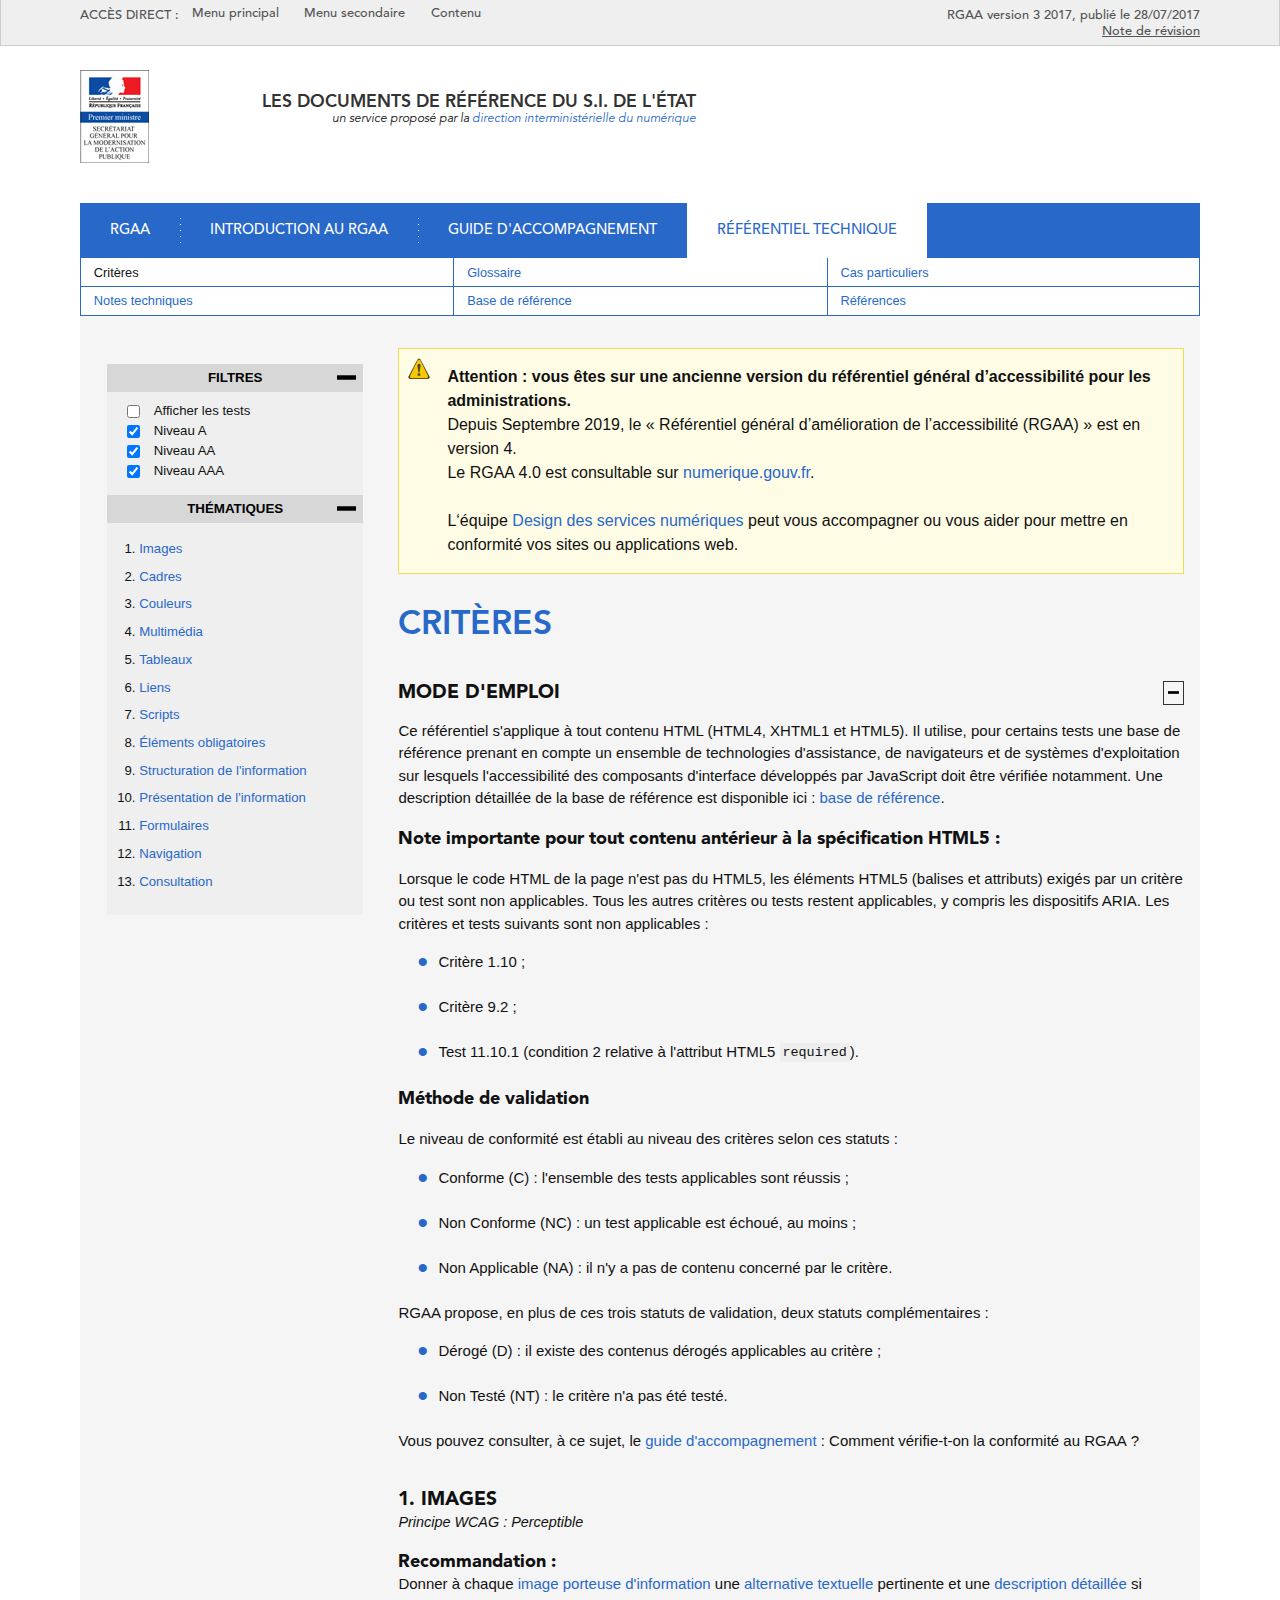
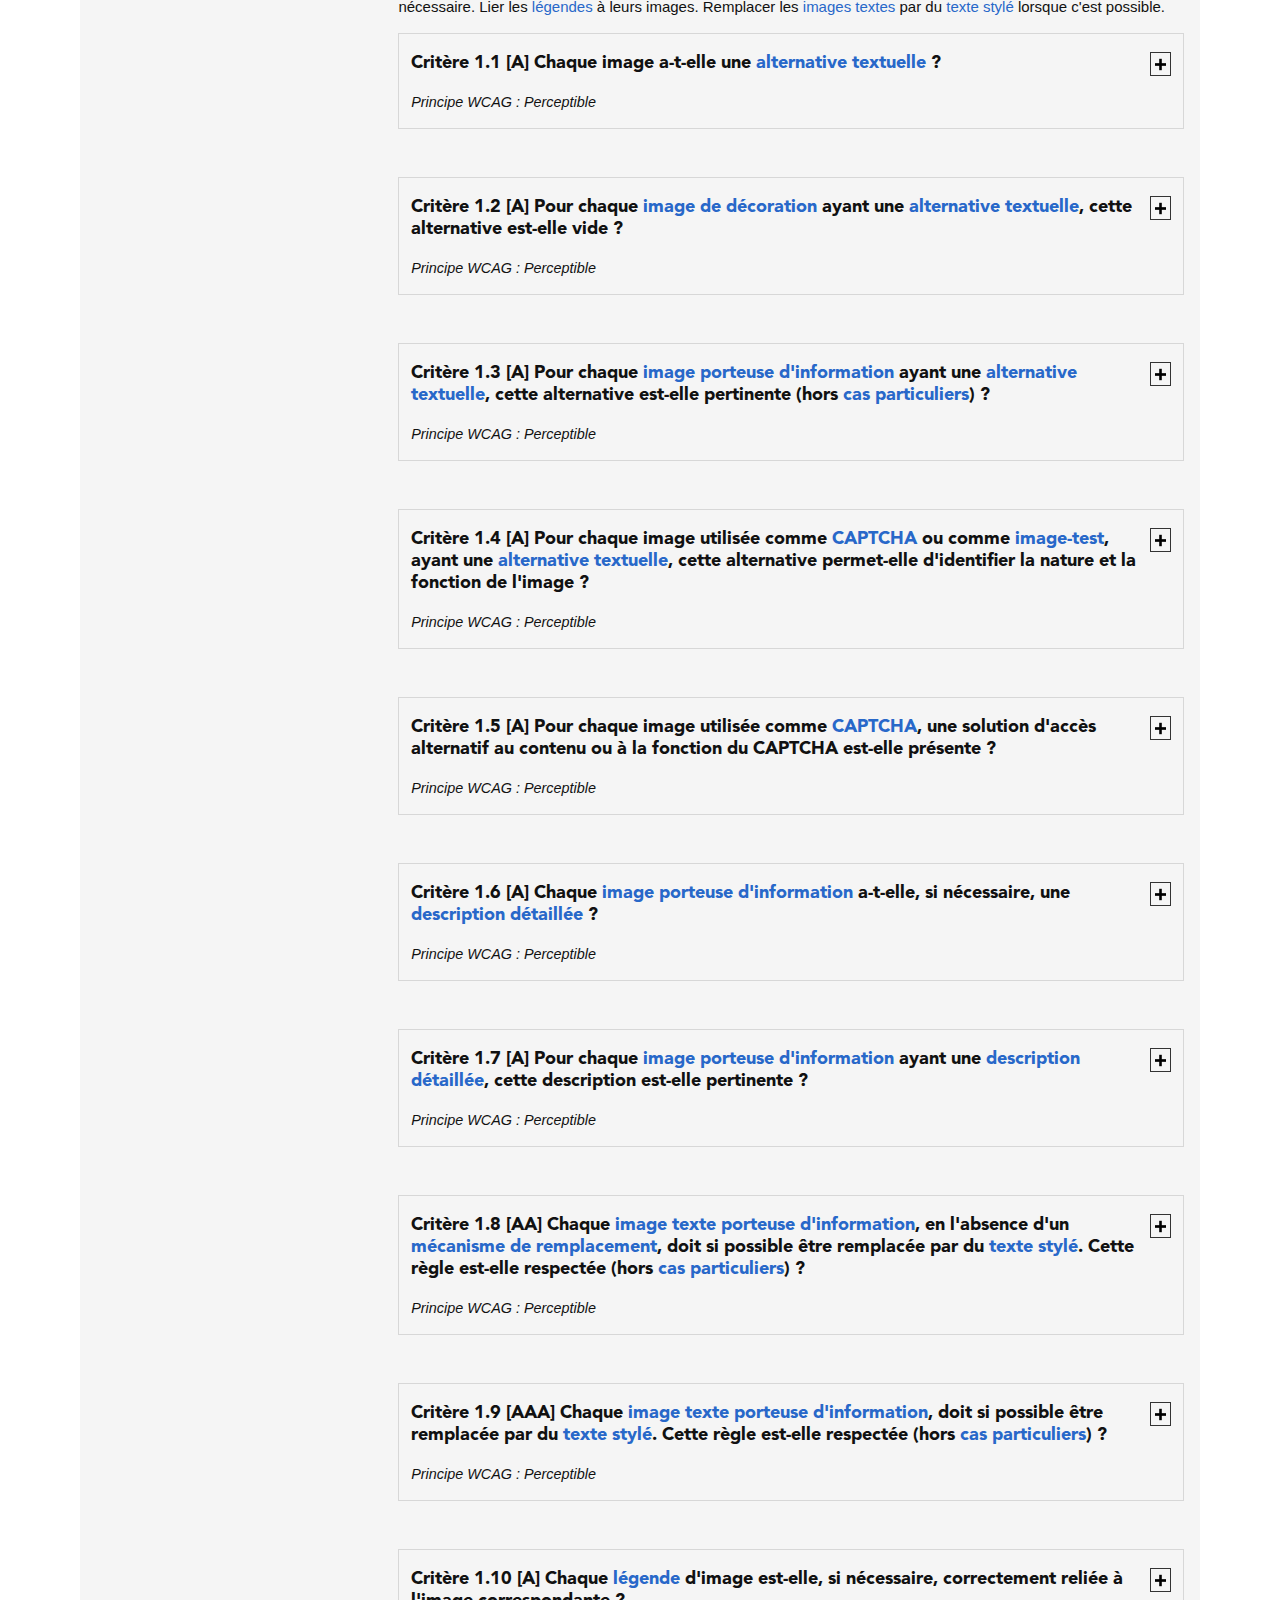
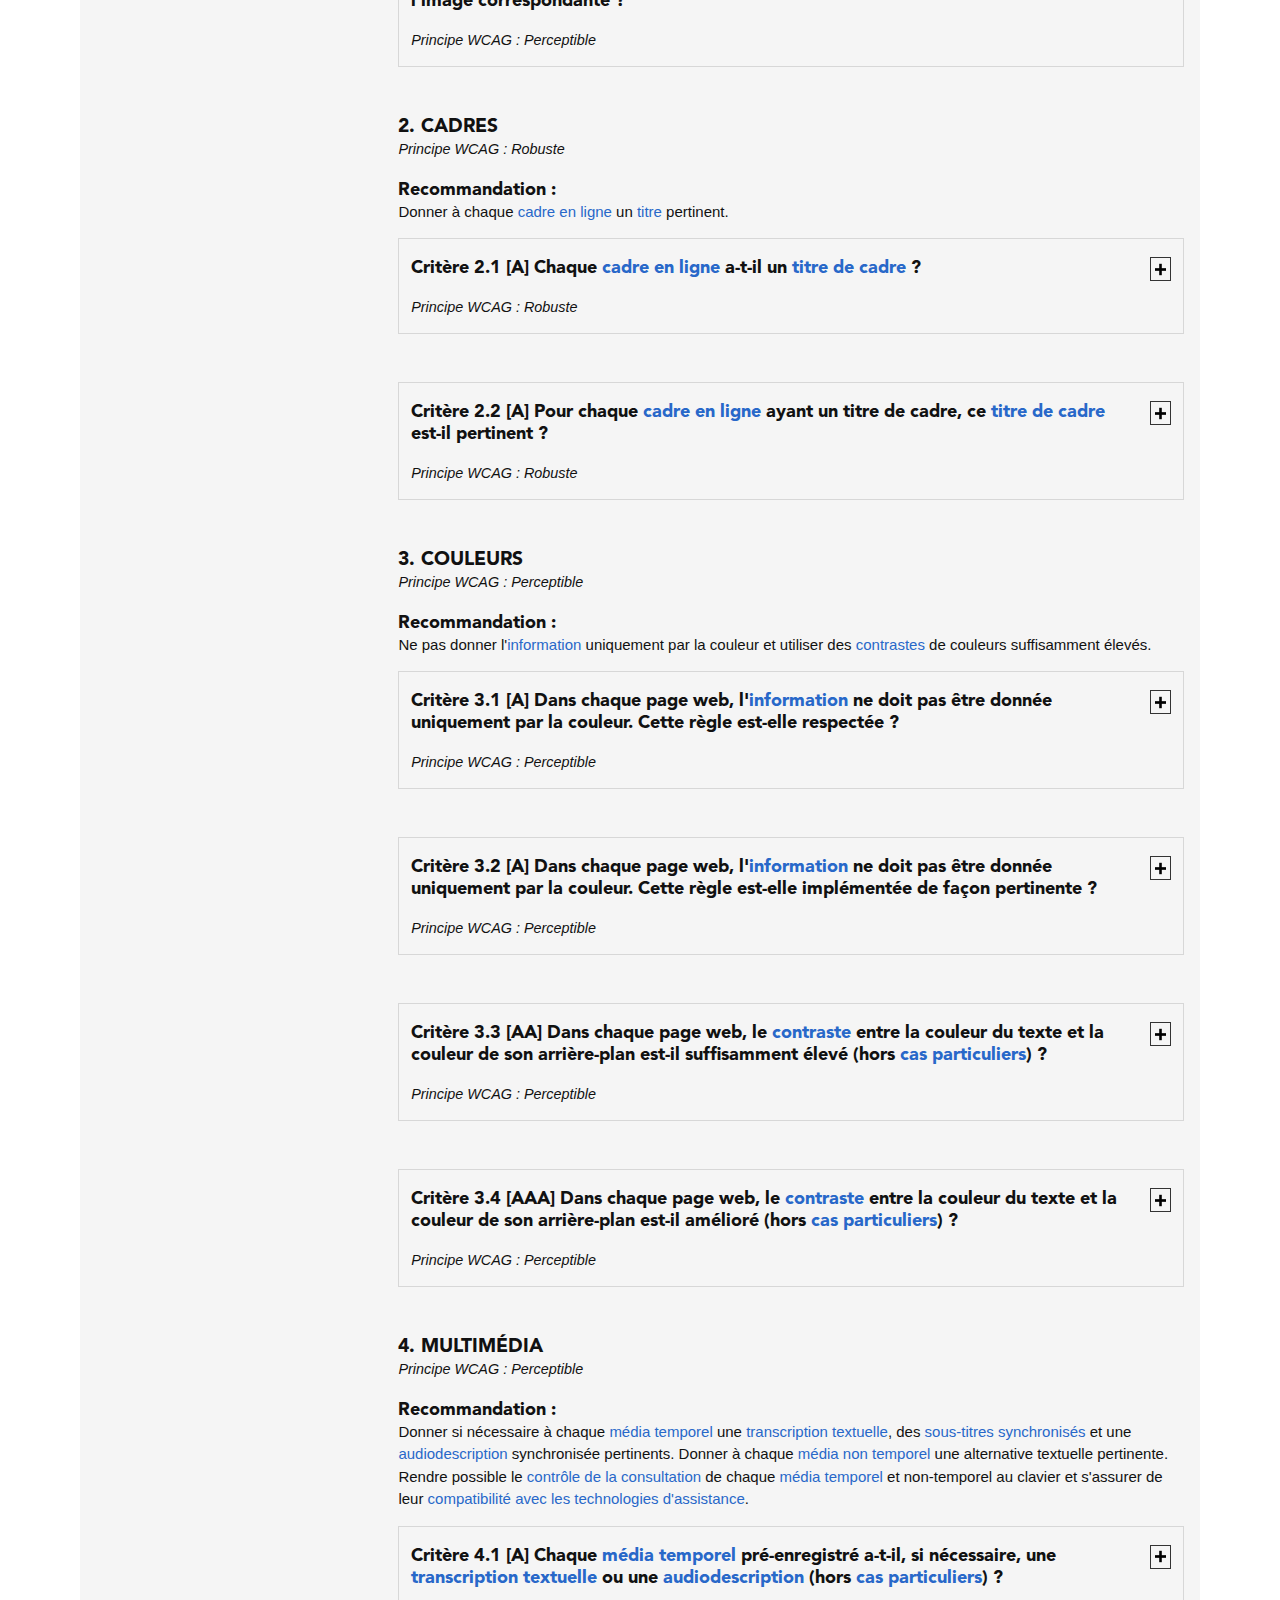
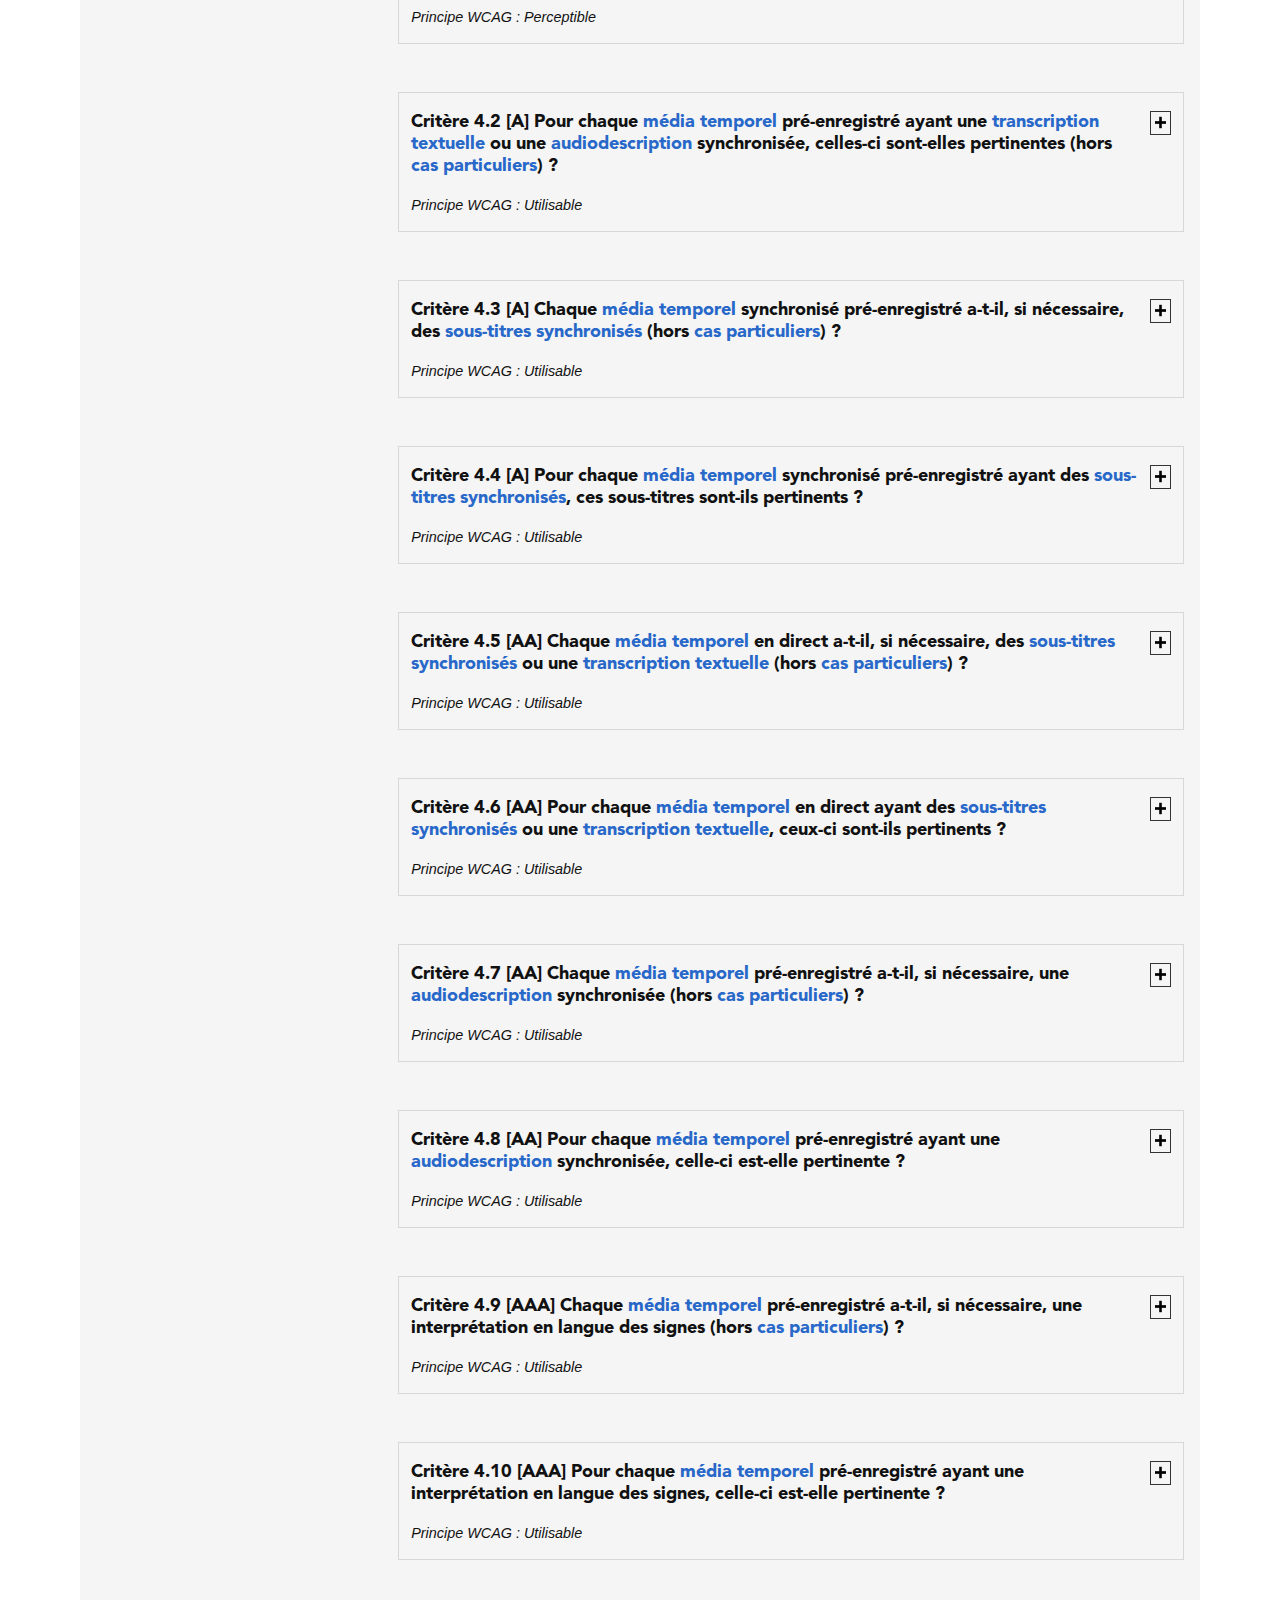
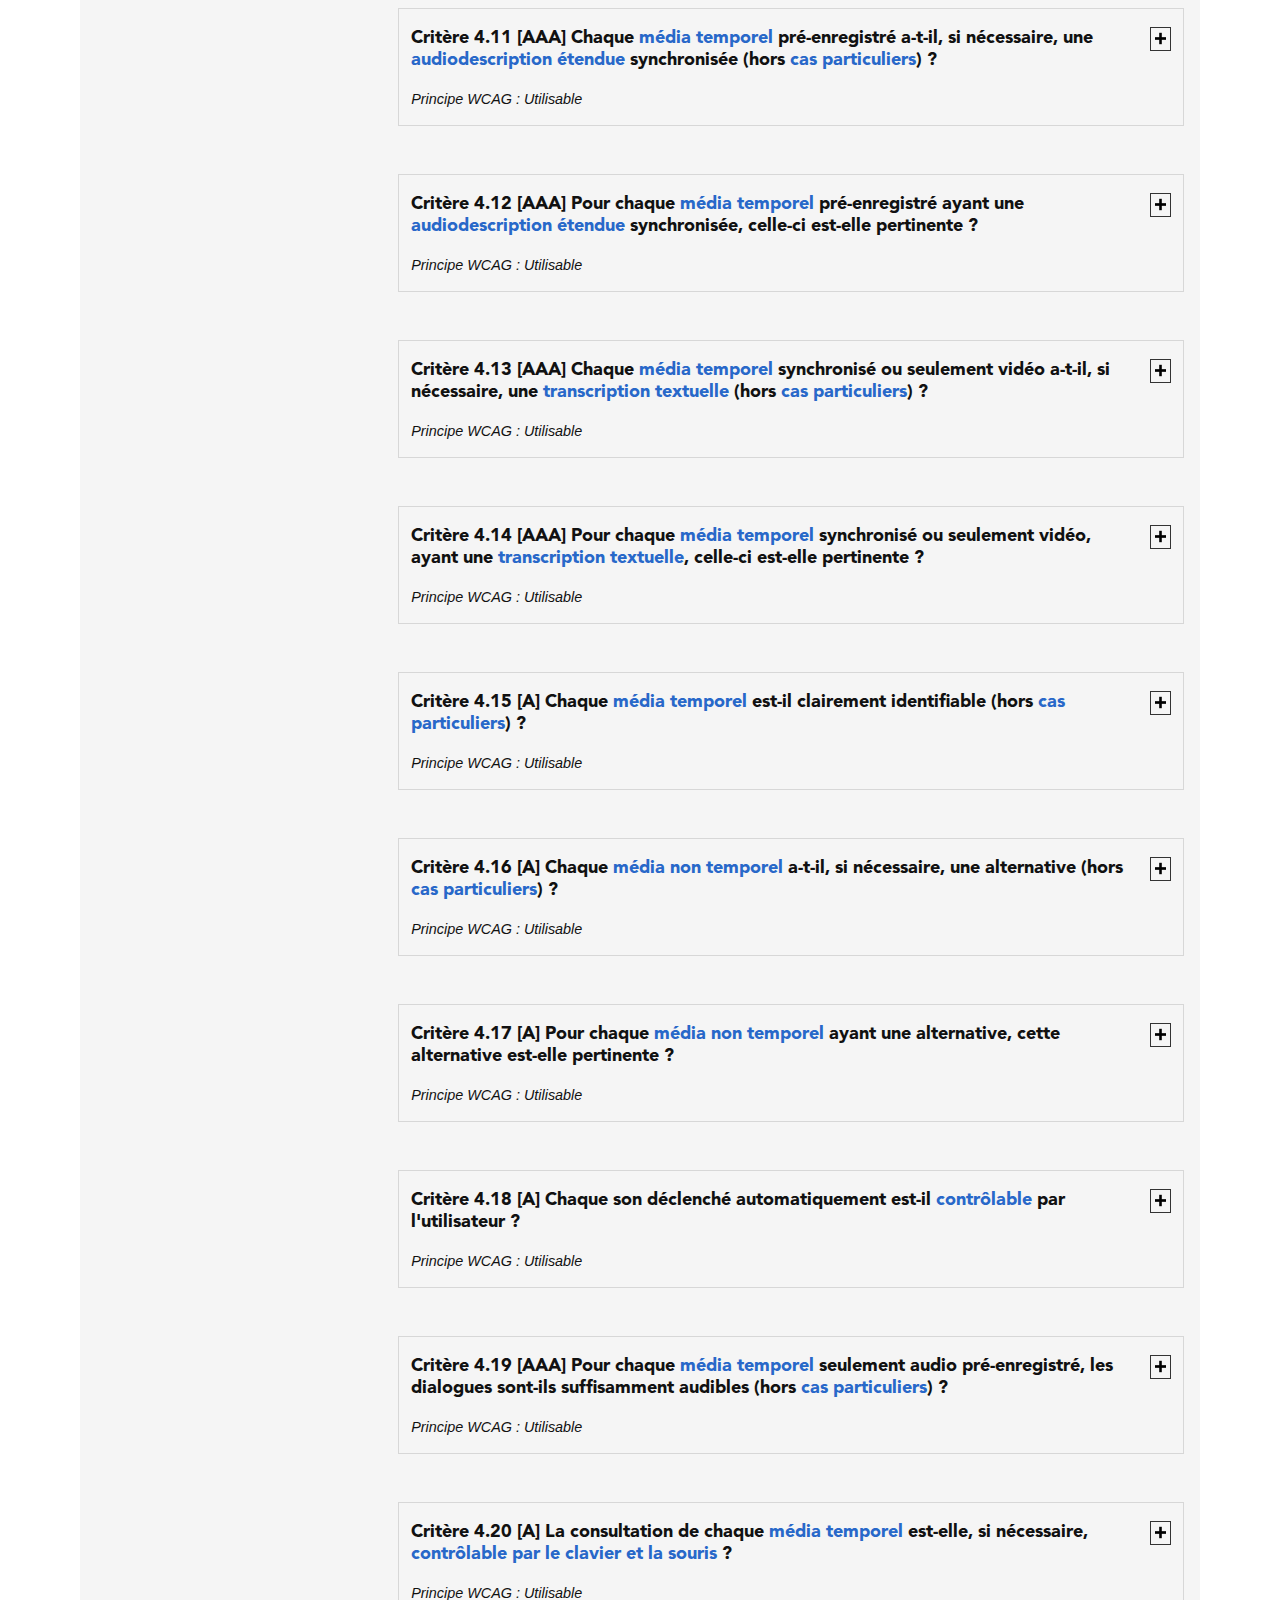
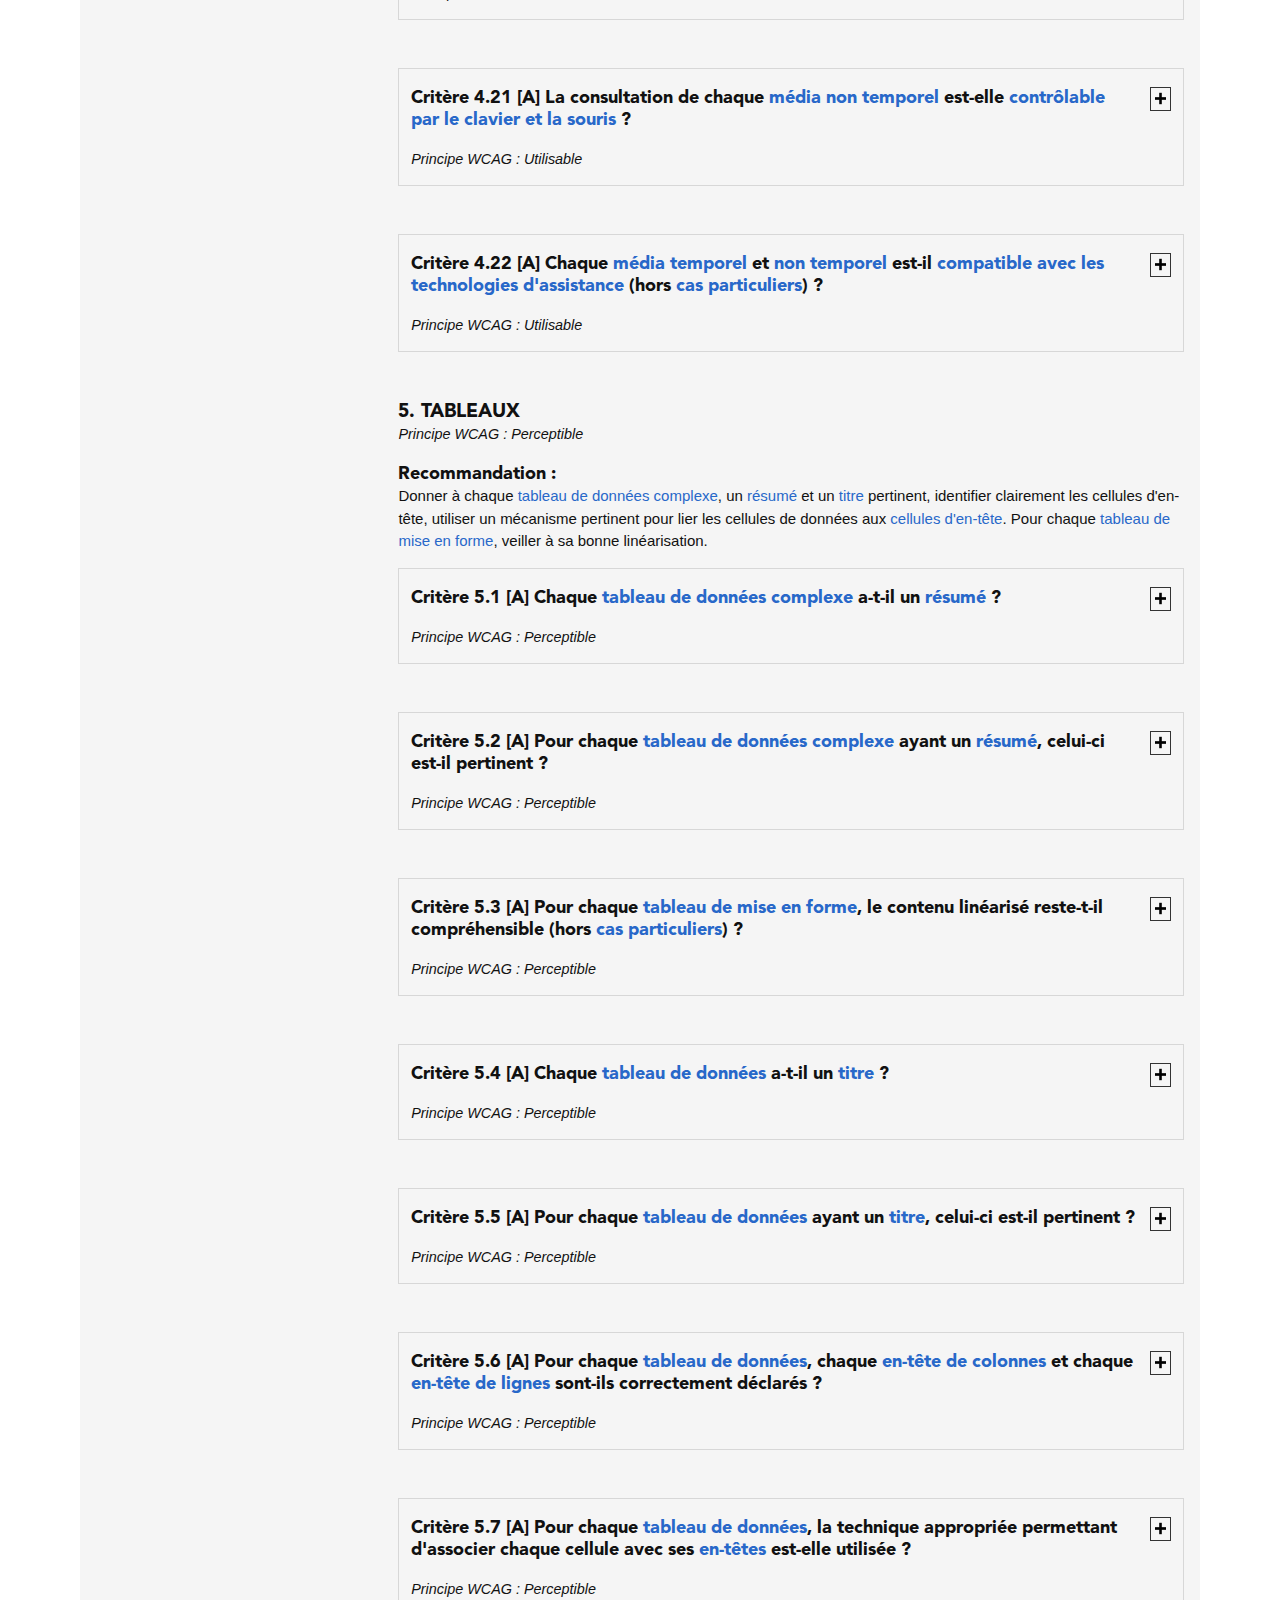
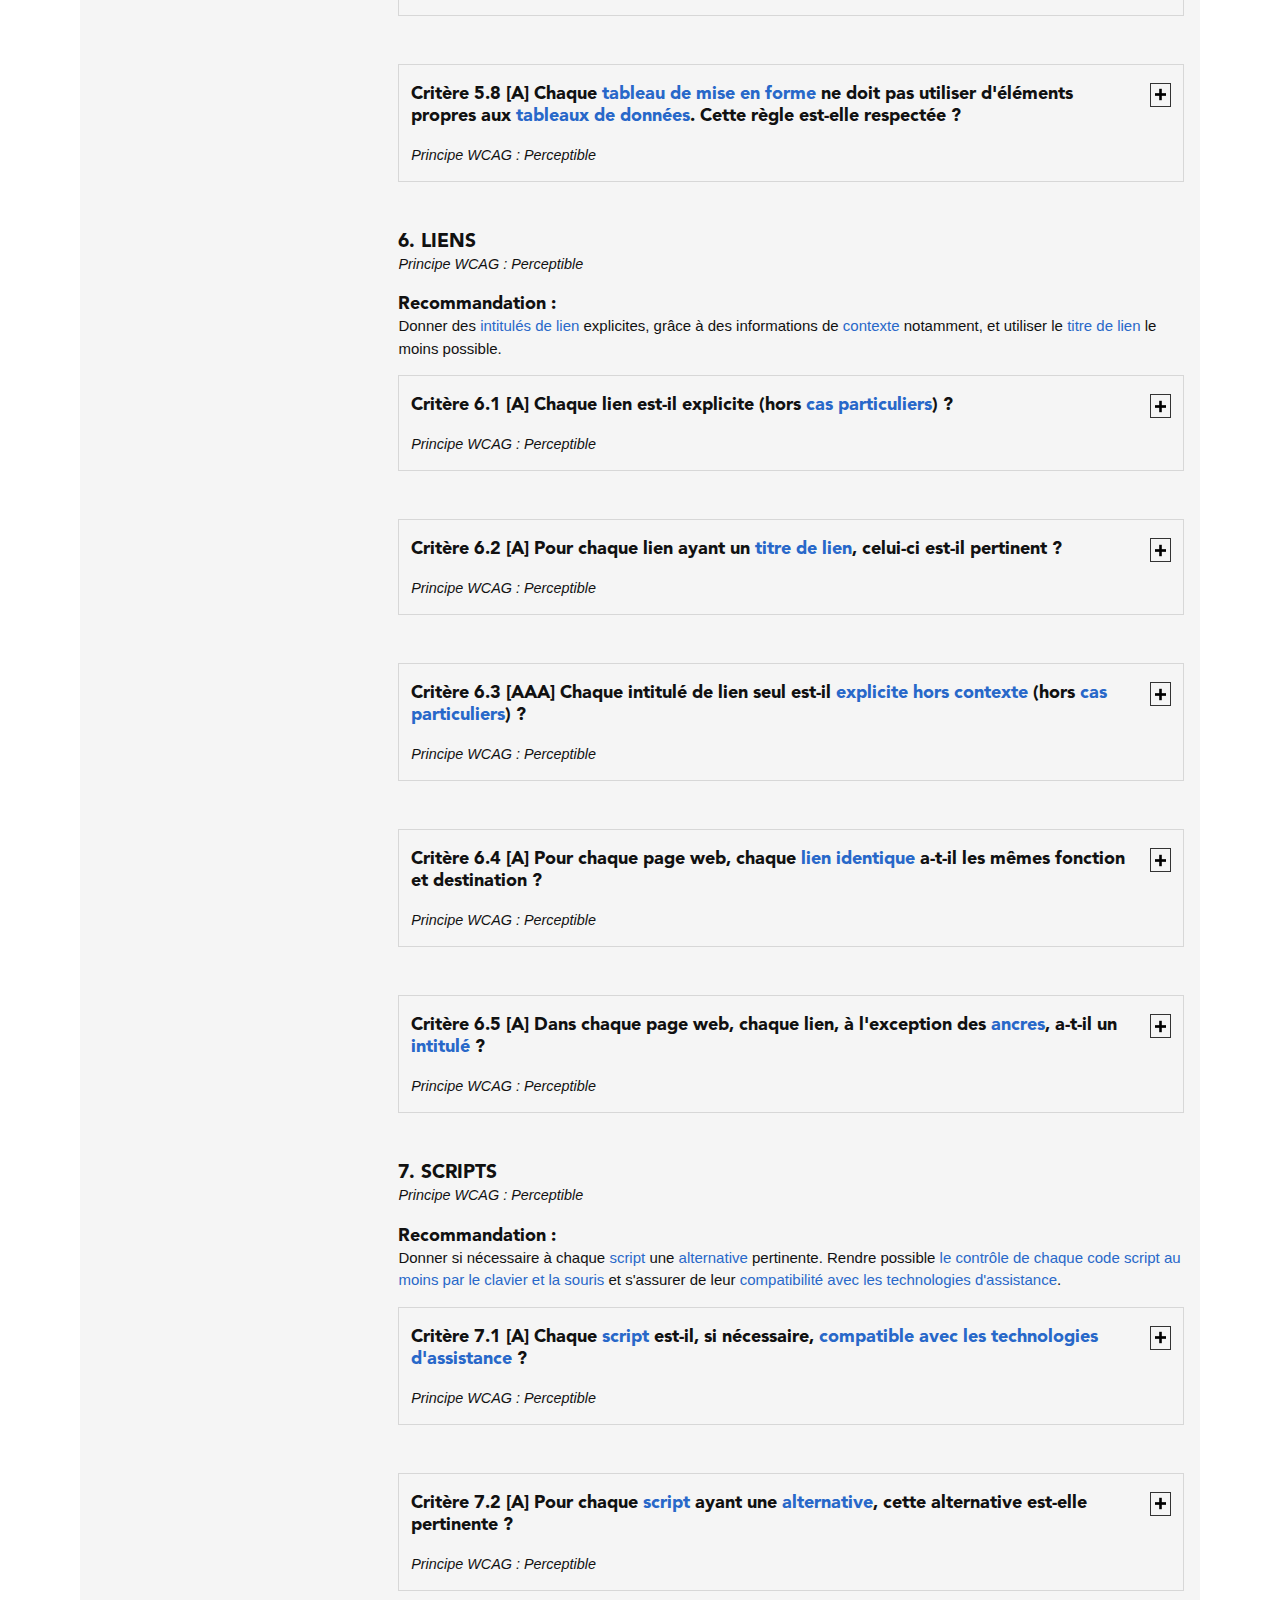
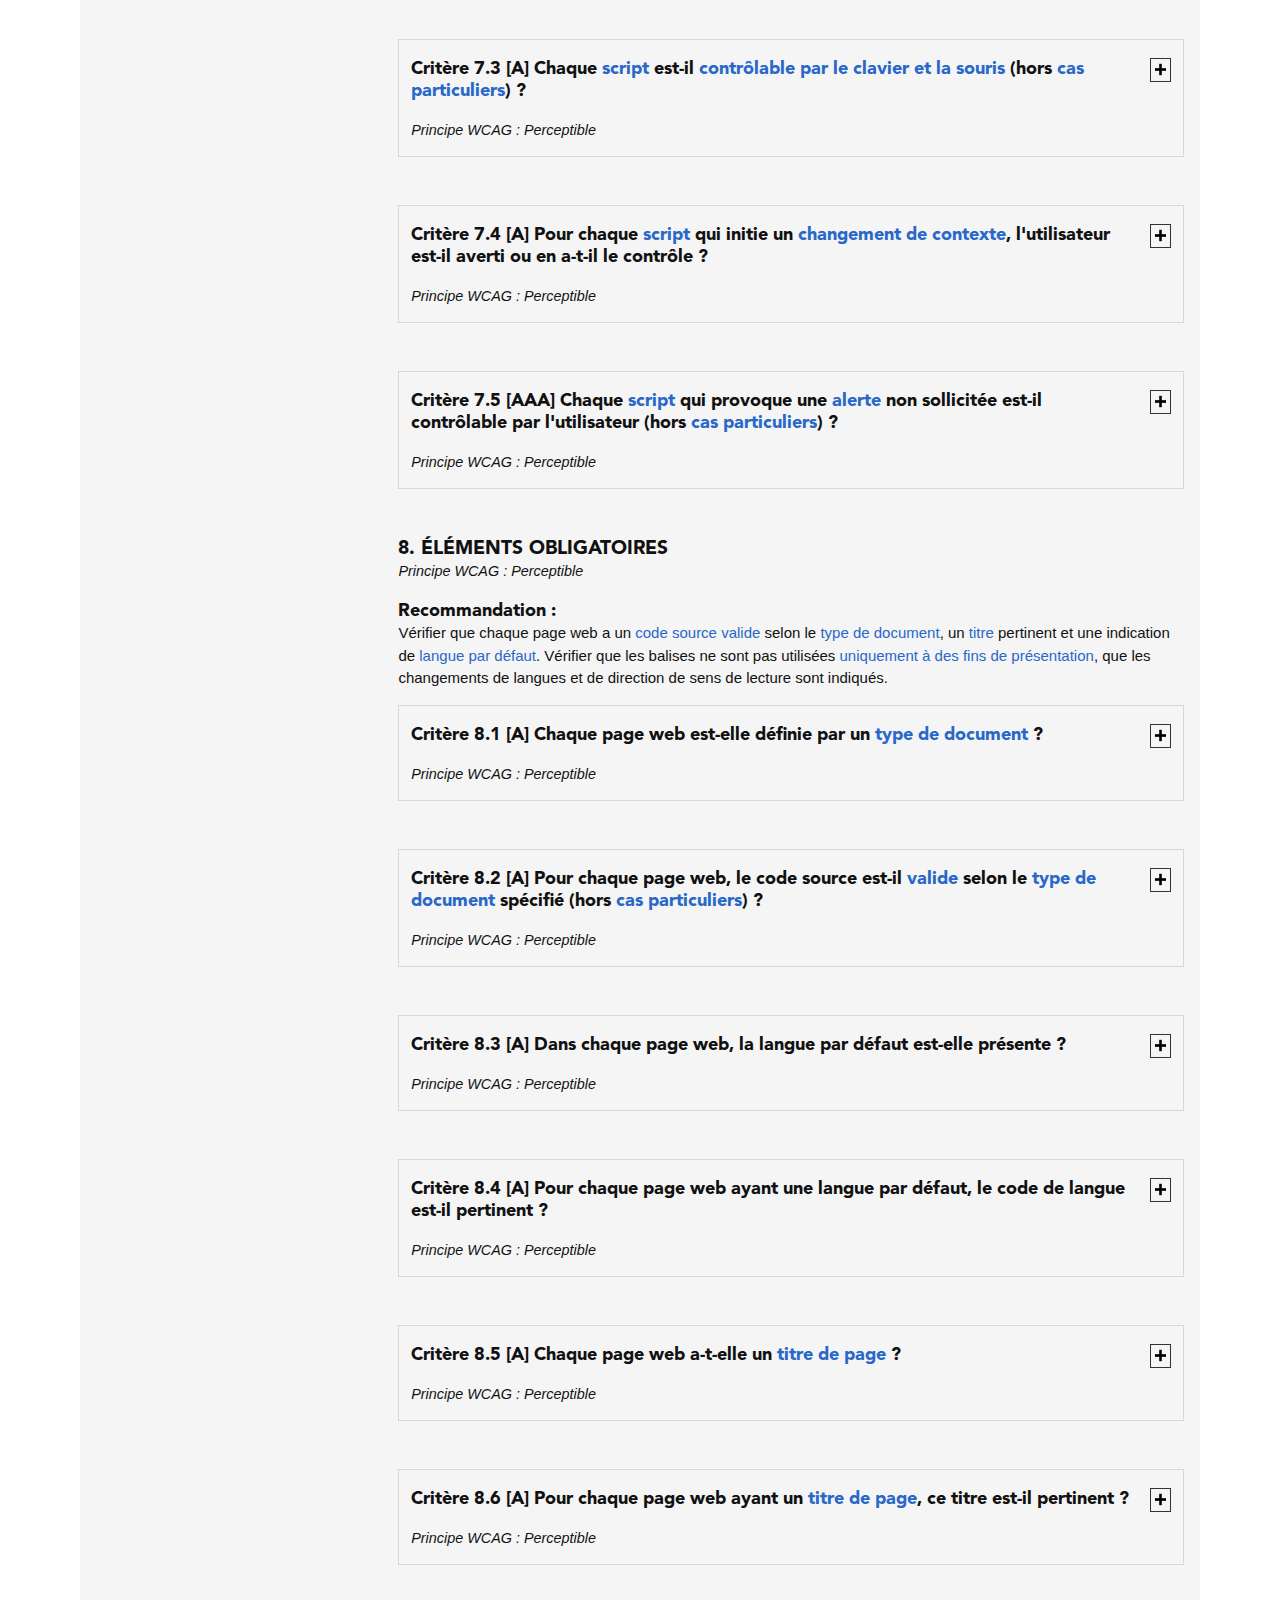
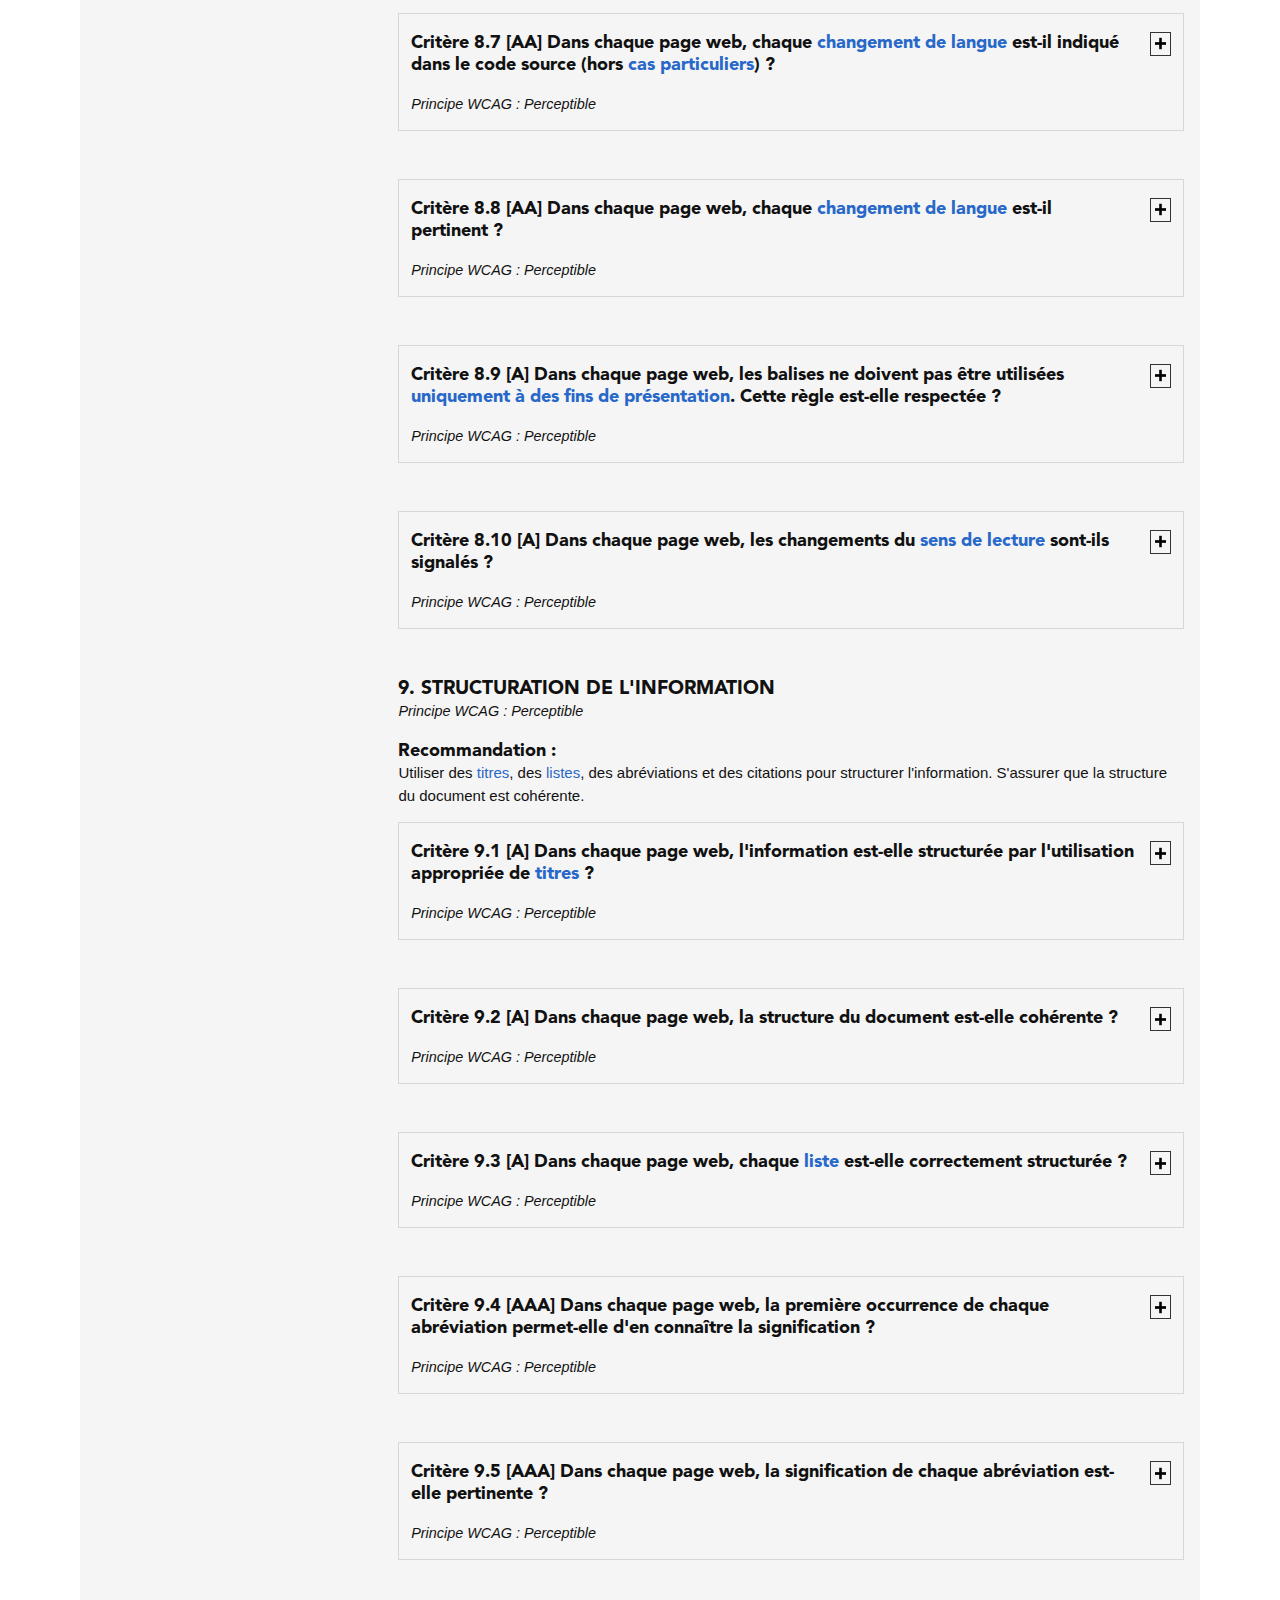
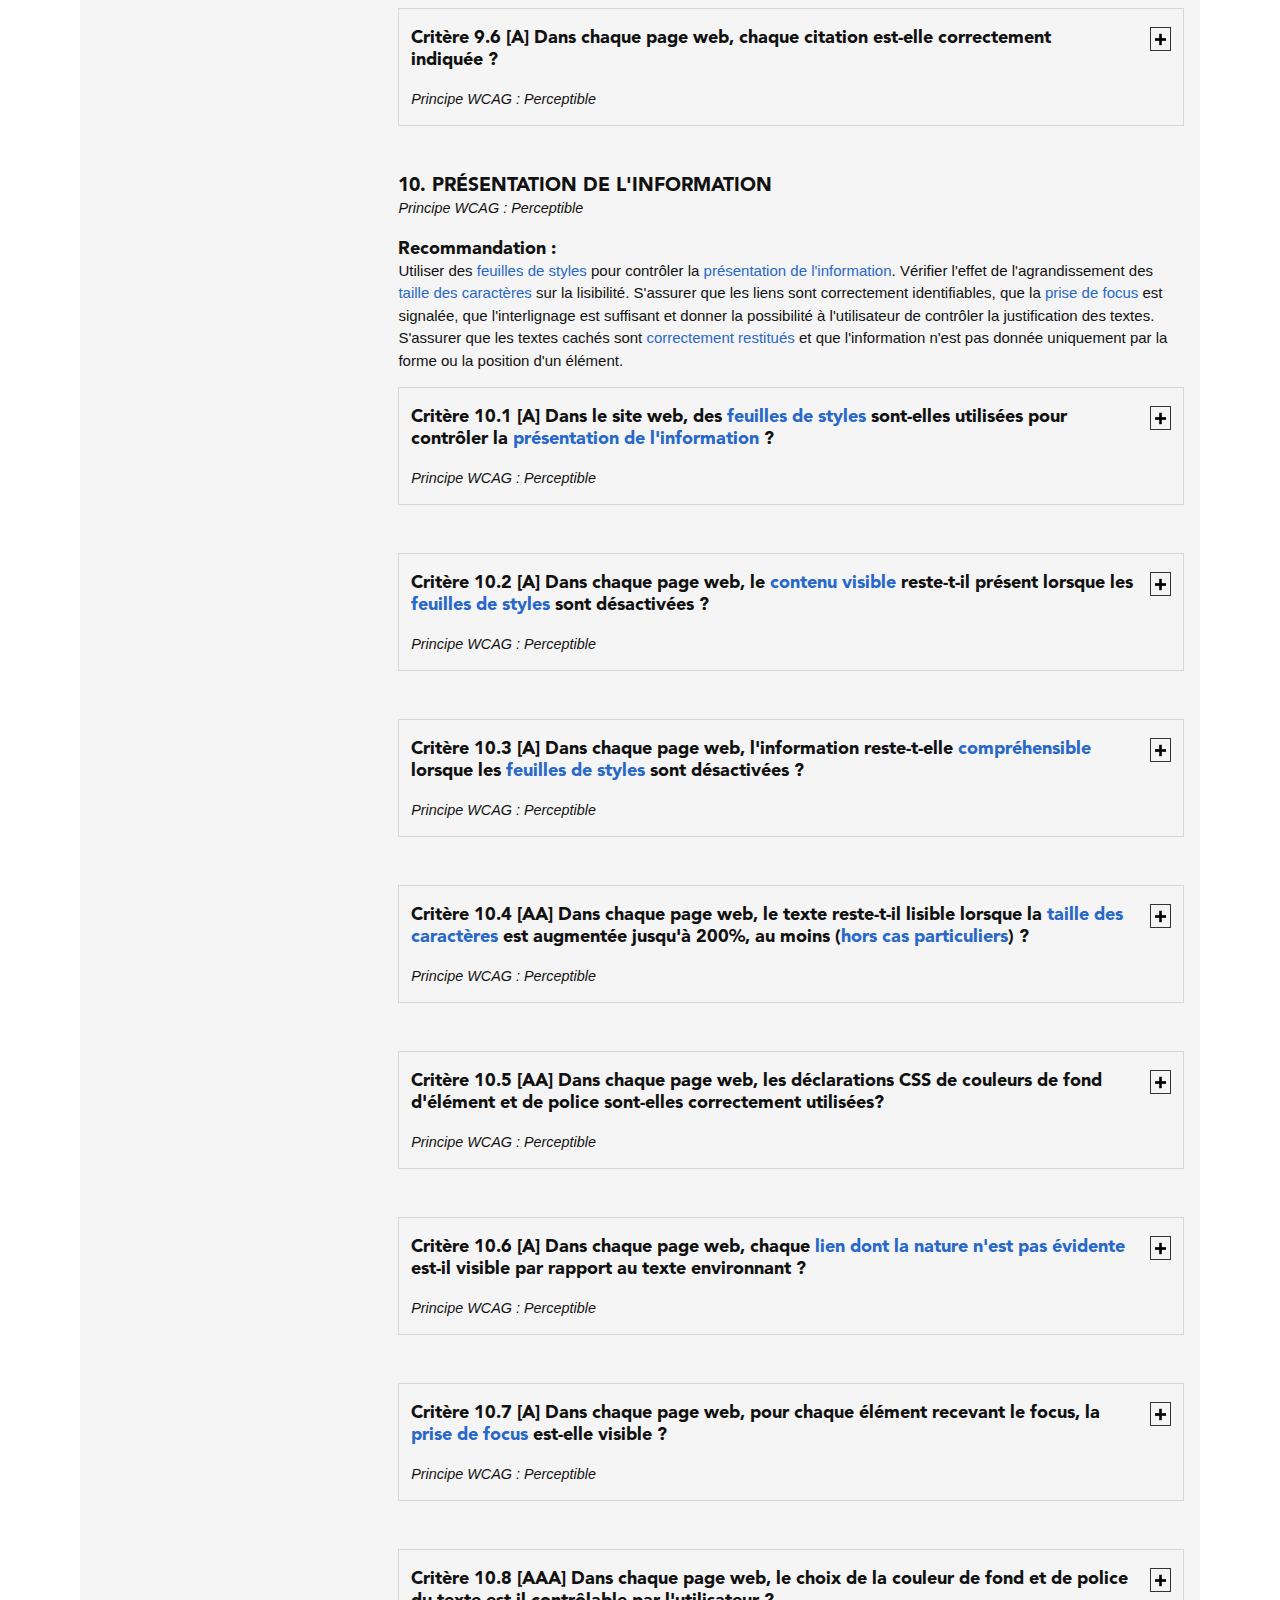
<file: criteres.html>
<!DOCTYPE html>
<html lang="fr">
  <head>
    <meta charset="utf-8">
    <title>Critères - RGAA 3 2017 | Les documents de référence du S.I. de l'État</title>
    <meta content="Référentiel Général d'Accessibilité  pour les Administrations, version 3 2017. Critères et tests." name="description" />
    <meta content="Accessibilité, RGAA, RGAA 3 2017, Référentiel Général d'Accessibilité pour les Administrations, critères, tests" name="keywords" />
    <meta content="3 2017" name="version" />
    <meta name="viewport" content="width=device-width" />
    <link rel="stylesheet" media="all" href="css/rgaa.main.css" />
    <link rel="shortcut icon" href="/sites/default/files/marianne_0.ico" type="image/vnd.microsoft.icon">
  </head>
  <body>
  	<div class="skiplinks">
  		<div class="inside">
		    <p>Accès direct&nbsp;:</p>
		    <ul>
		      <li><a href="#menu">Menu principal</a></li>
		      <li><a href="#nav">Menu secondaire</a></li>
		      <li><a href="#main">Contenu</a></li>
		    </ul>
				<p class="version">RGAA version 3 2017, publié le 28/07/2017 <a href="changelog.html">Note de révision</a></p>
			</div>
  	</div>
    <div class="rgaa-header">
      <header role="banner" class="main-header">
        <p class="img"><a title="Retour à l'accueil, Secrétariat Général pour la modernisation de l'action publique, Premier ministre, République Française" href="../"><img width="69" height="93" class="sgmap-logo" src="img/modernisation-logo.jpg" alt="Retour à l'accueil, Secrétariat Général pour la modernisation de l'action publique, Premier ministre, République Française" /></a></p>
        <p class="slogan">Les documents de référence du S.I. de l'État
			<span class="ss-titre">un service proposé par la <a href="https://numerique.gouv.fr/">direction interministérielle du numérique</a></span></p>
      </header>
	    <nav id="menu" role="navigation" aria-label="menu principal">
	      <ul>
	        <li><a href=".">RGAA</a></li>
	        <li><a href="introduction-RGAA.html">Introduction au RGAA</a></li>
	        <li><a href="guide-accompagnement-RGAA.html">Guide d'accompagnement</a></li>
	        <li><a href="criteres.html" class="active" title="Référentiel technique, page active">Référentiel technique</a></li>
	      </ul>
	    </nav>
    </div>
      <nav id="nav" role="navigation" aria-label="menu secondaire">
        <ul>
          <li><span>Critères</span></li>
          <li><a href="glossaire.html">Glossaire</a></li>
          <li><a href="cas-particuliers.html">Cas particuliers</a></li>
          <li><a href="notes-techniques.html">Notes techniques</a></li>
          <li><a href="base-de-reference.html">Base de référence</a></li>
          <li><a href="references.html">Références</a></li>
        </ul>
      </nav>
		<div id="wrapper">
			<div class="left" id="filtres">
				<div class="bloc-lateral" aria-labelledby="titre-filtres" id="filtre-niveau">
					<button id="titre-filtres">Filtres</button>
					<div id="elt-filtres">
						<div>
						<input type="checkbox" id="filtre-tests"/><label for="filtre-tests">Afficher les tests</label>
						</div>
						<div>
						<input type="checkbox" id="filtre-A"/><label for="filtre-A">Niveau <span aria-label="simple-A"><span aria-hidden="true">A</span></span></label>
						</div>
						<div>
						<input type="checkbox" id="filtre-AA"/><label for="filtre-AA">Niveau <span aria-label="double-A"><span aria-hidden="true">AA</span></span></label>
						</div>
						<div>
						<input type="checkbox" id="filtre-AAA"/><label for="filtre-AAA">Niveau <span aria-label="triple-A"><span aria-hidden="true">AAA</span></span></label>
						</div>
					</div>
				</div>
				<div class="bloc-lateral" aria-labelledby="titre-thematiques">
					<button id="titre-thematiques">Thématiques</button>
					<ol id="nav-thematiques">
						<li><a href="#images">Images</a></li>
						<li><a href="#cadres">Cadres</a></li>
						<li><a href="#couleurs">Couleurs</a></li>
						<li><a href="#multimedia">Multimédia</a></li>
						<li><a href="#tableaux">Tableaux</a></li>
						<li><a href="#liens">Liens</a></li>
						<li><a href="#scripts">Scripts</a></li>
						<li><a href="#elements">Éléments obligatoires</a></li>
						<li><a href="#structure">Structuration de l'information</a></li>
						<li><a href="#presentation">Présentation de l'information</a></li>
						<li><a href="#formulaire">Formulaires</a></li>
						<li><a href="#navigation">Navigation</a></li>
						<li><a href="#consultation">Consultation</a></li>
					</ol>
				</div>
			</div>

			<div class="right">
			<section aria-labelledby="main-title">
				<main id="main" role="main">

					<div class="warning">
						<strong>Attention : vous êtes sur une ancienne version du référentiel général d’accessibilité pour les administrations.</strong><br>
						Depuis Septembre 2019, le « Référentiel général d’amélioration de l’accessibilité (RGAA) » est en version 4.<br>
						Le RGAA 4.0 est consultable sur <a href="https://www.numerique.gouv.fr/publications/rgaa-accessibilite/">numerique.gouv.fr</a>.
						<br><br>L‘équipe <a href="https://design.numerique.gouv.fr">Design des services numériques</a> peut vous accompagner ou vous aider pour mettre en conformité vos sites ou applications web. 
					</div>
					  
					<h1 id="main-title">Critères</h1>
					<h2 id="guide">Mode d'emploi</h2>
					<div id="display-guide">
						<p>Ce référentiel s'applique à tout contenu HTML (HTML4, XHTML1 et HTML5). Il utilise, pour certains tests une base de référence prenant en compte un ensemble de technologies d'assistance, de navigateurs et de systèmes d'exploitation sur lesquels l'accessibilité des composants d'interface développés par JavaScript doit être vérifiée notamment. Une description détaillée de la base de référence est disponible ici&nbsp;: <a href="base-de-reference.html">base de référence</a>.</p>
					<h3>Note importante pour tout contenu antérieur à la spécification HTML5&nbsp;:</h3>
						<p>Lorsque le code HTML de la page n'est pas du HTML5, les éléments HTML5 (balises et attributs) exigés par un critère ou test sont non applicables. Tous les autres critères ou tests restent applicables, y compris les dispositifs ARIA. Les critères et tests suivants sont non applicables&nbsp;:</p>
						<ul>
							<li>Critère 1.10&nbsp;;</li>
							<li>Critère 9.2&nbsp;;</li>
							<li>Test 11.10.1 (condition 2 relative à l'attribut HTML5 <code lang="en">required</code>).</li>
						</ul>
					<h3>Méthode de validation</h3>
						<p>Le niveau de conformité est établi au niveau des critères selon ces statuts&nbsp;:</p>
						<ul>
							<li>Conforme (C)&nbsp;: l'ensemble des tests applicables sont réussis&nbsp;;</li>
							<li>Non Conforme (NC)&nbsp;: un test applicable est échoué, au moins&nbsp;;</li>
							<li>Non Applicable (NA)&nbsp;: il n'y a pas de contenu concerné par le critère.</li>
						</ul>
						<p>RGAA propose, en plus de ces trois statuts de validation, deux statuts complémentaires&nbsp;:</p>
						<ul>
							<li>Dérogé (D)&nbsp;: il existe des contenus dérogés applicables au critère&nbsp;;</li>
							<li>Non Testé (NT)&nbsp;: le critère n'a pas été testé.</li>
						</ul>
						<p>Vous pouvez consulter, à ce sujet, le <a href="guide-accompagnement-RGAA.html">guide d'accompagnement</a>&nbsp;: Comment vérifie-t-on la conformité au RGAA&nbsp;?</p>
						</div>
				<section tabindex="-1" id="images">
				<header>
					<h2>1. Images</h2>
					<p class="principe">Principe WCAG&nbsp;: Perceptible</p>
						<h3 class="reco">Recommandation&nbsp;:</h3>
						<p>Donner à chaque <a href="glossaire.html#image-porteuse-dinformation">image porteuse d'information</a> une <a href="glossaire.html#alternative-textuelle-image">alternative textuelle</a> pertinente et une <a href="glossaire.html#description-dtaille-image">description détaillée</a> si nécessaire. Lier les <a href="glossaire.html#lgende-dimage">légendes</a> à leurs images. Remplacer les <a href="glossaire.html#image-texte">images textes</a> par du <a href="glossaire.html#texte-styl">texte stylé</a> lorsque c'est possible.</p>
				</header>
				<article id="crit-1-1" data-level="A">
					<h3 class="critere">Critère 1.1 [<span aria-label="simple-A"><span aria-hidden="true">A</span></span>] Chaque image a-t-elle une <a href="glossaire.html#alternative-textuelle-image">alternative textuelle</a>&nbsp;?</h3>
					<p class="principe">Principe WCAG&nbsp;: Perceptible</p>
						<ul>
							<li id="test-1-1-1">Test 1.1.1&nbsp;: Chaque image (balise <code lang="en">img</code>) a-t-elle un attribut <code lang="en">alt</code>&nbsp;?</li>
							<li id="test-1-1-2">Test 1.1.2&nbsp;: Chaque <a href="glossaire.html#zone-dune-image-ractive">zone</a> (balise <code lang="en">area</code>) d'une <a href="glossaire.html#image-ractive">image réactive</a> a-t-elle un attribut <code lang="en">alt</code>&nbsp;?</li>
							<li id="test-1-1-3">Test 1.1.3&nbsp;: Chaque <a href="glossaire.html#bouton-formulaire">bouton</a> de type image (balise <code lang="en">input</code> avec l'attribut <code lang="en">type="image"</code>) a-t-il un attribut <code lang="en">alt</code>&nbsp;?</li>
							<li id="test-1-1-4">Test 1.1.4&nbsp;: Chaque <a href="glossaire.html#zone-cliquable">zone cliquable</a> d'une <a href="glossaire.html#image-ractive">image réactive</a> coté serveur est-t-elle doublée d'un lien dans la page&nbsp;?</li>
						</ul>
					<aside>
						<h4>Correspondances WCAG&nbsp;2.0</h4>
						<p>Critère(s) de succès WCAG&nbsp;2.0&nbsp;: <a href="http://www.w3.org/Translations/WCAG20-fr/#text-equiv-all">1.1.1</a></p>
						<p>Technique(s) suffisante(s) et/ou échec(s) WCAG&nbsp;2.0&nbsp;: <a hreflang="en" href="http://www.w3.org/TR/WCAG-TECHS/H36.html">H36</a> - <a hreflang="en" href="http://www.w3.org/TR/WCAG-TECHS/H37.html">H37</a> - <a hreflang="en" href="http://www.w3.org/TR/WCAG-TECHS/H53.html">H53</a> - <a hreflang="en" href="http://www.w3.org/TR/WCAG-TECHS/H24.html">H24</a> - <a hreflang="en" href="http://www.w3.org/TR/WCAG-TECHS/H65.html">F65</a></p>
					</aside>
				</article>
				<article id="crit-1-2" data-level="A">
					<h3 class="critere">Critère 1.2 [<span aria-label="simple-A"><span aria-hidden="true">A</span></span>] Pour chaque <a href="glossaire.html#image-de-dcoration">image de décoration</a> ayant une <a href="glossaire.html#alternative-textuelle-image">alternative textuelle</a>, cette alternative est-elle vide&nbsp;?</h3>
					<p class="principe">Principe WCAG&nbsp;: Perceptible</p>
						<ul>
							<li id="test-1-2-1">Test 1.2.1&nbsp;: Chaque image (balise <code lang="en">img</code>) <a href="glossaire.html#image-de-dcoration">de décoration</a>, sans <a href="glossaire.html#lgende-dimage">légende</a>,  et ayant un attribut <code lang="en">alt</code>, vérifie-t-elle ces conditions&nbsp;?
								<ul>
								  <li>Le contenu de l'attribut <code lang="en">alt</code> est vide (<code lang="en">alt=""</code>).</li>
								  <li>L'image de décoration ne possède pas d'attribut <code lang="en">title</code>.</li>
								  <li>La balise <code lang="en">img</code> est dépourvue de rôle, propriété ou état ARIA visant à labelliser l'image (<code lang="en">aria-label</code>, <code lang="en">aria-describedby</code>, <code lang="en">aria-labelledby</code> par exemple).</li>
								</ul>
							</li>
							<li id="test-1-2-2">Test 1.2.2&nbsp;: Chaque <a href="glossaire.html#zone-non-cliquable">zone non cliquable</a> (balise <code lang="en">area</code> sans attribut <code lang="en">href</code>) <a href="glossaire.html#image-de-dcoration">de décoration</a>, et ayant un attribut <code lang="en">alt</code>, vérifie-t-elle ces conditions&nbsp;?
								<ul>
								  <li>Le contenu de l'attribut <code lang="en">alt</code> est vide (<code lang="en">alt=""</code>).</li>
								  <li>La zone non cliquable ne possède pas d'attribut <code lang="en">title</code>.</li>
								  <li>La balise <code lang="en">area</code> est dépourvue de rôle, propriété ou état ARIA visant à labelliser l'image (<code lang="en">aria-label</code>, <code lang="en">aria-describedby</code>, <code lang="en">aria-labelledby</code> par exemple).</li>
								</ul>
							</li>
							<li id="test-1-2-3">Test 1.2.3&nbsp;: Chaque <a href="glossaire.html#image-objet">image objet</a> (balise <code lang="en">object</code> avec l'attribut <code lang="en">type="image/&hellip;"</code>)  <a href="glossaire.html#image-de-dcoration">de décoration</a>, sans <a href="glossaire.html#lgende-dimage">légende</a>, vérifie-t-elle ces conditions&nbsp;?
								<ul>
								  <li>La balise <code lang="en">object</code> possède un attribut <code lang="en">aria-hidden="true"</code>.</li>
								  <li>L'alternative textuelle entre <code lang="en">&lt;object&gt;</code> et <code lang="en">&lt;/object&gt;</code> est vide.</li>
						  		<li>La balise <code lang="en">object</code> ou l'un de ses enfants est dépourvue d'attribut <code lang="en">title</code>.</li>
								  <li>La balise <code lang="en">object</code> ou l'un de ses enfants est dépourvue de rôle, propriété ou état ARIA visant à labelliser l'image (<code lang="en">aria-label</code>, <code lang="en">aria-describedby</code>, <code lang="en">aria-labelledby</code> par exemple).</li>
								</ul>
							</li>
							<li id="test-1-2-4">Test 1.2.4&nbsp;: Chaque image vectorielle (balise <code lang="en">svg</code>)  <a href="glossaire.html#image-de-dcoration">de décoration</a>, sans <a href="glossaire.html#lgende-dimage">légende</a>, vérifie-t-elle ces conditions&nbsp;?
								<ul>
								  <li>La balise svg possède un attribut <code lang="en">aria-hidden="true"</code>.</li>
								  <li>Les balises <code lang="en">title</code> et <code lang="en">desc</code> sont absentes ou vides.</li>
								  <li>La balise <code lang="en">svg</code> ou l'un de ses enfants est dépourvue d'attribut <code lang="en">title</code>.</li>
								  <li>La balise <code lang="en">svg</code> ou l'un de ses enfants est dépourvue de rôle, propriété ou état ARIA visant à labelliser l'image vectorielle (<code lang="en">aria-label</code>, <code lang="en">aria-describedby</code>, <code lang="en">aria-labelledby</code> par exemple).</li>
								</ul>
							</li>
							<li id="test-1-2-5">Test 1.2.5&nbsp;: Chaque image <span lang="en">bitmap</span> (balise <code lang="en">canvas</code>) <a href="glossaire.html#image-de-dcoration">de décoration</a>, sans <a href="glossaire.html#lgende-dimage">légende</a>, vérifie-t-elle ces conditions&nbsp;?
								<ul>
								  <li>La balise <code lang="en">canvas</code> possède un attribut <code lang="en">aria-hidden="true"</code>.</li>
								  <li>Le contenu entre <code lang="en">&lt;canvas&gt;</code> et <code lang="en">&lt;/canvas&gt;</code> est dépourvue de contenus textuels.</li>
						  <li>La balise <code lang="en">canvas</code> ou l'un de ses enfants est dépourvue d'attribut <code lang="en">title</code>.</li>
								  <li>La balise <code lang="en">canvas</code> ou l'un de ses enfants est dépourvue de rôle, propriété ou état ARIA visant à labelliser l'image (<code lang="en">aria-label</code>, <code lang="en">aria-describedby</code>, <code lang="en">aria-labelledby</code> par exemple).</li>
								</ul>
							</li>
							<li id="test-1-2-6">Test 1.2.6&nbsp;: Chaque image embarquée (balise <code lang="en">embed</code> avec l'attribut <code lang="en">type="image/&hellip;"</code>) <a href="glossaire.html#image-de-dcoration">de décoration</a>, sans <a href="glossaire.html#lgende-dimage">légende</a>, vérifie-t-elle ces conditions&nbsp;?
								<ul>
								  <li>La balise <code lang="en">embed</code> possède un attribut <code lang="en">aria-hidden="true"</code>.</li>
						  		<li>La balise <code lang="en">embed</code> ou l'un de ses enfants est dépourvue d'attribut <code lang="en">title</code>.</li>
								  <li>La balise <code lang="en">embed</code> ou l'un de ses enfants est dépourvue de rôle, propriété ou état ARIA visant à labelliser l'image (<code lang="en">aria-label</code>, <code lang="en">aria-describedby</code>, <code lang="en">aria-labelledby</code> par exemple).</li>
								</ul>
							</li>
						</ul>
					<aside>
						<p class="note-tech"><strong>Note technique&nbsp;:</strong> <a href="notes-techniques.html#nt-1-2">Consulter la note technique au sujet du rôle <code lang="en">presentation</code></a>.</p>
						<h4>Correspondances WCAG&nbsp;2.0</h4>
						<p>Critère(s) de succès WCAG&nbsp;2.0&nbsp;: <a href="http://www.w3.org/Translations/WCAG20-fr/#text-equiv-all">1.1.1</a> - <a href="http://www.w3.org/Translations/WCAG20-fr/#ensure-compat-rsv">4.1.2</a></p>
						<p>Technique(s) suffisante(s) et/ou échec(s) WCAG&nbsp;2.0&nbsp;: <a hreflang="en" href="http://www.w3.org/TR/WCAG-TECHS/H67.html">H67</a> - <a hreflang="en" href="http://www.w3.org/TR/WCAG-TECHS/G196.html">G196</a> - <a hreflang="en" href="http://www.w3.org/TR/WCAG-TECHS/C9.html">C9</a> - <a hreflang="en" href="http://www.w3.org/TR/WCAG-TECHS/F39.html">F39</a> - <a hreflang="en" href="http://www.w3.org/TR/WCAG-TECHS/F38.html">F38</a> - <a hreflang="en" href="http://www.w3.org/TR/WCAG-TECHS/ARIA4.html">ARIA4</a> - <a hreflang="en" href="http://www.w3.org/TR/WCAG-TECHS/ARIA10.html">ARIA10</a></p>
					</aside>
				</article>
				<article id="crit-1-3" data-level="A">
					<h3 class="critere">Critère 1.3 [<span aria-label="simple-A"><span aria-hidden="true">A</span></span>] Pour chaque <a href="glossaire.html#image-porteuse-dinformation">image porteuse d'information</a> ayant une <a href="glossaire.html#alternative-textuelle-image">alternative textuelle</a>, cette alternative est-elle pertinente (hors <a href="cas-particuliers.html#cp-1-3" title="Cas particuliers pour le critère 1.3">cas particuliers</a>)&nbsp;?</h3>
					<p class="principe">Principe WCAG&nbsp;: Perceptible</p>
						<ul>
							<li id="test-1-3-1">Test 1.3.1&nbsp;: Chaque image (balise <code lang="en">img</code>) <a href="glossaire.html#image-porteuse-dinformation">porteuse d'information</a>, ayant un attribut <code lang="en">alt</code>, vérifie-t-elle ces conditions (hors <a href="cas-particuliers.html#cp-1-3" title="Cas particuliers pour le critère 1.3">cas particuliers</a>)&nbsp;?
								<ul>
								  <li>Le contenu de l'attribut <code lang="en">alt</code> est pertinent.</li>
								  <li>S'il est présent, le contenu de l'attribut <code lang="en">title</code> est identique au contenu de l'attribut <code lang="en">alt</code>.</li>
								  <li>S'il est présent, le contenu de la propriété <code lang="en">aria-label</code> est identique au contenu de l'attribut <code lang="en">alt</code>.</li>
								  <li>S'il est présent, le contenu du <a href="glossaire.html#passage-texte-aria">passage de texte lié via la propriété <code lang="en">aria-labelledby</code></a> est identique au contenu de l'attribut <code lang="en">alt</code>.</li>
								</ul>
							</li>
							<li id="test-1-3-2">Test 1.3.2&nbsp;: Chaque <a href="glossaire.html#zone-dune-image-ractive">zone</a> (balise <code lang="en">area</code>) d'une <a href="glossaire.html#image-ractive">image réactive</a> <a href="glossaire.html#image-porteuse-dinformation">porteuse d'information</a>, ayant un attribut <code lang="en">alt</code>, vérifie-t-elle ces conditions (hors <a href="cas-particuliers.html#cp-1-3" title="Cas particuliers pour le critère 1.3">cas particuliers</a>)&nbsp;?
								<ul>
								  <li>Le contenu de l'attribut <code lang="en">alt</code> est pertinent.</li>
								  <li>S'il est présent, le contenu de l'attribut <code lang="en">title</code> est identique au contenu de l'attribut <code lang="en">alt</code>.</li>
								  <li>S'il est présent, le contenu de la propriété <code lang="en">aria-label</code> est identique au contenu de l'attribut <code lang="en">alt</code>.</li>
								  <li>S'il est présent, le contenu du <a href="glossaire.html#passage-texte-aria">passage de texte lié via la propriété <code lang="en">aria-labelledby</code></a> est identique au contenu de l'attribut <code lang="en">alt</code>.</li>
								</ul>
							</li>
							<li id="test-1-3-3">Test 1.3.3&nbsp;: Chaque <a href="glossaire.html#bouton-formulaire">bouton</a> de type image (balise <code lang="en">input</code> avec l'attribut <code lang="en">type="image"</code>), ayant un attribut <code lang="en">alt</code>, vérifie-t-il ces conditions (hors <a href="cas-particuliers.html#cp-1-3" title="Cas particuliers pour le critère 1.3">cas particuliers</a>)&nbsp;?
								<ul>
								  <li>Le contenu de l'attribut <code lang="en">alt</code> est pertinent.</li>
								  <li>S'il est présent, le contenu de l'attribut <code lang="en">title</code> est identique au contenu de l'attribut <code lang="en">alt</code>.</li>
								  <li>S'il est présent, le contenu de la propriété <code lang="en">aria-label</code> est identique au contenu de l'attribut <code lang="en">alt</code>.</li>
								  <li>S'il est présent, le contenu du <a href="glossaire.html#passage-texte-aria">passage de texte lié via la propriété <code lang="en">aria-labelledby</code></a> est identique au contenu de l'attribut <code lang="en">alt</code>.</li>
								</ul>
							</li>
							<li id="test-1-3-4">Test 1.3.4&nbsp;: Chaque <a href="glossaire.html#image-objet">image objet</a> (balise <code lang="en">object</code> avec l'attribut <code lang="en">type="image/&hellip;"</code>) <a href="glossaire.html#image-porteuse-dinformation">porteuse d'information</a> vérifie-t-elle une de ces conditions (hors <a href="cas-particuliers.html#cp-1-3" title="Cas particuliers pour le critère 1.3">cas particuliers</a>)&nbsp;?
								<ul>
								  <li>L'image objet est immédiatement suivie d'un <a href="glossaire.html#lien-adjacent">lien adjacent</a> permettant d'afficher une page ou un passage de texte contenant une alternative pertinente.</li>
								  <li>Un mécanisme permet à l'utilisateur de remplacer l'image objet par un texte alternatif pertinent.</li>
								  <li>Un mécanisme permet à l'utilisateur de remplacer l'image objet par une image possédant une alternative pertinente.</li>
								</ul>
							</li>
							<li id="test-1-3-5">Test 1.3.5&nbsp;: Chaque <a href="glossaire.html#image-objet">image objet</a> (balise <code lang="en">object</code> avec l'attribut <code lang="en">type="image/&hellip;"</code>) <a href="glossaire.html#image-porteuse-dinformation">porteuse d'information</a>, qui utilise une propriété <code lang="en">aria-label</code>, <code lang="en">aria-labelledby</code> ou un attribut <code lang="en">title</code>, vérifie-t-elle ces conditions (hors <a href="cas-particuliers.html#cp-1-3" title="Cas particuliers pour le critère 1.3">cas particuliers</a>)&nbsp;?
								<ul>
								  <li>S'il est présent, le contenu de l'attribut <code lang="en">title</code> est identique au contenu de l'attribut <code lang="en">aria-label</code>.</li>
								  <li>S'il est présent, le contenu de l'attribut <code lang="en">title</code> est identique au <a href="glossaire.html#passage-texte-aria">passage de texte lié par la propriété <code lang="en">aria-labelledby</code></a>.</li>
								</ul>
							</li>
							<li id="test-1-3-6">Test 1.3.6&nbsp;: Chaque image embarquée (balise <code lang="en">embed</code> avec l'attribut <code lang="en">type="image/&hellip;"</code>) <a href="glossaire.html#image-porteuse-dinformation">porteuse d'information</a> vérifie-t-elle une de ces conditions (hors <a href="cas-particuliers.html#cp-1-3" title="Cas particuliers pour le critère 1.3">cas particuliers</a>)&nbsp;?
								<ul>
								  <li>L'image embarquée est immédiatement suivie d'un <a href="glossaire.html#lien-adjacent">lien adjacent</a> permettant d'afficher une page ou un passage de texte contenant une alternative pertinente.</li>
								  <li>Un mécanisme permet à l'utilisateur de remplacer l'image embarquée par un texte alternatif pertinent.</li>
								  <li>Un mécanisme permet à l'utilisateur de remplacer l'image embarquée par une image possédant une alternative pertinente.</li>
								</ul>
							</li>
							<li id="test-1-3-7">Test 1.3.7&nbsp;: Chaque image embarquée (balise <code lang="en">embed</code> avec l'attribut <code lang="en">type="image/&hellip;"</code>) <a href="glossaire.html#image-porteuse-dinformation">porteuse d'information</a>, qui utilise une propriété <code lang="en">aria-label</code>, <code lang="en">aria-labelledby</code> ou un attribut <code lang="en">title</code>, vérifie-t-elle ces conditions (hors <a href="cas-particuliers.html#cp-1-3" title="Cas particuliers pour le critère 1.3">cas particuliers</a>)&nbsp;?
								<ul>
								  <li>S'il est présent, le contenu de l'attribut <code lang="en">title</code> est identique au contenu de l'attribut <code lang="en">aria-label</code>.</li>
								  <li>S'il est présent, le contenu de l'attribut <code lang="en">title</code> est identique au <a href="glossaire.html#passage-texte-aria">passage de texte lié par la propriété <code lang="en">aria-labelledby</code></a>.</li>
								</ul>
							</li>
							<li id="test-1-3-8">Test 1.3.8&nbsp;: Chaque image vectorielle  (balise <code lang="en">svg</code>) <a href="glossaire.html#image-porteuse-dinformation">porteuse d'information</a>, en l'absence d'<a href="glossaire.html#alternative-svg">alternative</a>, vérifie-t-elle ces conditions (hors <a href="cas-particuliers.html#cp-1-3" title="Cas particuliers pour le critère 1.3">cas particuliers</a>)&nbsp;?
								<ul>
								  <li>La balise <code lang="en">svg</code> possède un <code lang="en">role="img"</code>.</li>
								  <li>La balise <code lang="en">svg</code> possède une propriété <code lang="en">aria-label</code> dont le contenu est pertinent et identique à l'attribut <code lang="en">title</code> s'il est présent.</li>
								  <li>La balise <code lang="en">svg</code> possède une balise <code lang="en">&lt;title&gt;</code> dont le contenu est pertinent et contient un passage de texte identique à la propriété <code lang="en">aria-label</code>.</li>
								</ul>
							</li>
							<li id="test-1-3-9">Test 1.3.9&nbsp;: Pour chaque image vectorielle (balise <code lang="en">svg</code>) <a href="glossaire.html#image-porteuse-dinformation">porteuse d'information</a> et possédant une alternative, cette alternative est-elle <a href="glossaire.html#correctement-restitue-par-les-technologies-dassistance">correctement restituée</a> par les technologies d'assistance&nbsp;?</li>
							<li id="test-1-3-10">Test 1.3.10&nbsp;: Chaque image <span lang="en">bitmap</span> (balise <code lang="en">canvas</code>) <a href="glossaire.html#image-porteuse-dinformation">porteuse d'information</a> vérifie-t-elle une de ces conditions (hors <a href="cas-particuliers.html#cp-1-3" title="Cas particuliers pour le critère 1.3">cas particuliers</a>)&nbsp;?
								<ul>
								  <li>Le contenu de l'alternative (contenu entre <code lang="en">&lt;canvas&gt;</code> et <code lang="en">&lt;/canvas&gt;</code>) est pertinent.</li>
								  <li>L'image <span lang="en">bitmap</span> est immédiatement suivie d'un <a href="glossaire.html#lien-adjacent">lien adjacent</a> permettant d'afficher une page ou un passage de texte contenant une alternative pertinente.</li>
								  <li>Un mécanisme permet à l'utilisateur de remplacer l'image <span lang="en">bitmap</span> par un texte alternatif pertinent.</li>
								  <li>Un mécanisme permet à l'utilisateur de remplacer l'image <span lang="en">bitmap</span> par une image possédant une alternative pertinente.</li>
								</ul>
							</li>
							<li id="test-1-3-11">Test 1.3.11&nbsp;: Chaque image <span lang="en">bitmap</span> (balise <code lang="en">canvas</code>) <a href="glossaire.html#image-porteuse-dinformation">porteuse d'information</a>, qui utilise une propriété <code lang="en">aria-label</code>, <code lang="en">aria-labelledby</code> ou un attribut <code lang="en">title</code>, vérifie-t-elle ces conditions (hors <a href="cas-particuliers.html#cp-1-3" title="Cas particuliers pour le critère 1.3">cas particuliers</a>)&nbsp;?
								<ul>
								  <li>S'il est présent, le contenu de l'attribut <code lang="en">title</code> est identique au contenu de l'attribut <code lang="en">aria-label</code>.</li>
								  <li>S'il est présent, le contenu de l'attribut <code lang="en">title</code> est identique au <a href="glossaire.html#passage-texte-aria">passage de texte lié par la propriété <code lang="en">aria-labelledby</code></a>.</li>
								</ul>
							</li>
							<li id="test-1-3-12">Test 1.3.12&nbsp;: Pour chaque image <span lang="en">bitmap</span> (balise <code lang="en">canvas</code>) <a href="glossaire.html#image-porteuse-dinformation">porteuse d'information</a> et possédant une alternative (contenu entre <code lang="en">&lt;canvas&gt;</code> et <code lang="en">&lt;/canvas&gt;</code>), cette alternative est-elle <a href="glossaire.html#correctement-restitue-par-les-technologies-dassistance">correctement restituée</a> par les technologies d'assistance&nbsp;?</li>
							<li id="test-1-3-13">Test 1.3.13&nbsp;: Pour chaque image <a href="glossaire.html#image-porteuse-dinformation">porteuse d'information</a> et ayant une <a href="glossaire.html#alternative-textuelle-image">alternative textuelle</a>, l'alternative textuelle est-elle <a href="glossaire.html#alternative-courte-et-concise">courte et concise</a> (hors <a href="cas-particuliers.html#cp-1-3" title="Cas particuliers pour le critère 1.3">cas particuliers</a>)&nbsp;?</li>
						</ul>
					<aside>
						<p class="note-tech"><strong>Note technique&nbsp;:</strong><a href="notes-techniques.html#nt-1-3-a">Consulter la note technique au sujet de l'attribut <code lang="en">title</code> pour des images</a>.</p>
						<p class="note-tech"><strong>Note technique&nbsp;:</strong> <a href="notes-techniques.html#nt-1-3-b">Consulter la note technique au sujet des balises <code lang="en">&lt;title&gt;</code> dans les images vectorielles</a>.</p>
						<h4>Correspondances WCAG&nbsp;2.0</h4>
						<p>Critère(s) de succès WCAG&nbsp;2.0&nbsp;: <a href="http://www.w3.org/Translations/WCAG20-fr/#text-equiv-all">1.1.1</a> - <a href="http://www.w3.org/Translations/WCAG20-fr/#ensure-compat-rsv">4.1.2</a></p>
						<p>Technique(s) suffisante(s) et/ou échec(s) WCAG&nbsp;2.0&nbsp;: <a hreflang="en" href="http://www.w3.org/TR/WCAG-TECHS/G94.html">G94</a> - <a hreflang="en" href="http://www.w3.org/TR/WCAG-TECHS/G95.html">G95</a> - <a hreflang="en" href="http://www.w3.org/TR/WCAG-TECHS/F30.html">F30</a> - <a hreflang="en" href="http://www.w3.org/TR/WCAG-TECHS/F71.html">F71</a> - <a hreflang="en" href="http://www.w3.org/TR/WCAG-TECHS/G196.html">G196</a> - <a hreflang="en" href="http://www.w3.org/TR/WCAG-TECHS/ARIA4.html">ARIA4</a></p>
					</aside>
				</article>
				<article id="crit-1-4" data-level="A">
					<h3 class="critere">Critère 1.4 [<span aria-label="simple-A"><span aria-hidden="true">A</span></span>] Pour chaque image utilisée comme <a href="glossaire.html#captcha">CAPTCHA</a> ou comme <a href="glossaire.html#image-test">image-test</a>, ayant une <a href="glossaire.html#alternative-textuelle-image">alternative textuelle</a>, cette alternative permet-elle d'identifier la nature et la fonction de l'image&nbsp;?</h3>
					<p class="principe">Principe WCAG&nbsp;: Perceptible</p>
						<ul>
							<li id="test-1-4-1">Test 1.4.1&nbsp;: Chaque image (balise <code lang="en">img</code>) utilisée comme <a href="glossaire.html#captcha">CAPTCHA</a> ou comme <a href="glossaire.html#image-test">image-test</a>, ayant un attribut <code lang="en">alt</code>, vérifie-t-elle ces conditions&nbsp;?
								<ul>
								  <li>Le contenu de l'attribut <code lang="en">alt</code> permet de comprendre la nature et la fonction de l'image.</li>
								  <li>S'il est présent, le contenu de l'attribut <code lang="en">title</code> est identique au contenu de l'attribut <code lang="en">alt</code>.</li>
								  <li>S'il est présent, le contenu de la propriété <code lang="en">aria-label</code> est identique au contenu de l'attribut <code lang="en">alt</code>.</li>
								  <li>S'il est présent, le contenu du <a href="glossaire.html#passage-texte-aria">passage de texte lié via la propriété <code lang="en">aria-labelledby</code></a> est identique au contenu de l'attribut <code lang="en">alt</code>.</li>
								</ul>
							</li>
							<li id="test-1-4-2">Test 1.4.2&nbsp;: Chaque <a href="glossaire.html#zone-dune-image-ractive">zone</a> (balise <code lang="en">area</code>) d'une <a href="glossaire.html#image-ractive">image réactive</a> utilisée comme <a href="glossaire.html#captcha">CAPTCHA</a> ou comme <a href="glossaire.html#image-test">image-test</a>, ayant un attribut <code lang="en">alt</code>, vérifie-t-elle ces conditions&nbsp;?
								<ul>
								  <li>Le contenu de l'attribut <code lang="en">alt</code> permet de comprendre la nature et la fonction de la zone.</li>
								  <li>S'il est présent, le contenu de l'attribut <code lang="en">title</code> est identique au contenu de l'attribut <code lang="en">alt</code>.</li>
								  <li>S'il est présent, le contenu de la propriété <code lang="en">aria-label</code> est identique au contenu de l'attribut <code lang="en">alt</code>.</li>
								  <li>S'il est présent, le contenu du <a href="glossaire.html#passage-texte-aria">passage de texte lié via la propriété <code lang="en">aria-labelledby</code></a> est identique au contenu de l'attribut <code lang="en">alt</code>.</li>
								</ul>
							</li>
							<li id="test-1-4-3">Test 1.4.3&nbsp;: Chaque <a href="glossaire.html#bouton-formulaire">bouton</a> associé à une image (balise <code lang="en">input</code> avec l'attribut <code lang="en">type="image"</code>) utilisée comme <a href="glossaire.html#captcha">CAPTCHA</a> ou comme <a href="glossaire.html#image-test">image-test</a>, ayant un attribut <code lang="en">alt</code>, vérifie-t-il ces conditions&nbsp;?
								<ul>
								  <li>Le contenu de l'attribut <code lang="en">alt</code> permet de comprendre la nature et la fonction du bouton.</li>
								  <li>S'il est présent, le contenu de l'attribut <code lang="en">title</code> est identique au contenu de l'attribut <code lang="en">alt</code>.</li>
								  <li>S'il est présent, le contenu de la propriété <code lang="en">aria-label</code> est identique au contenu de l'attribut <code lang="en">alt</code>.</li>
								  <li>S'il est présent, le contenu du <a href="glossaire.html#passage-texte-aria">passage de texte lié via la propriété <code lang="en">aria-labelledby</code></a> est identique au contenu de l'attribut <code lang="en">alt</code>.</li>
								</ul>
							</li>
							<li id="test-1-4-4">Test 1.4.4&nbsp;: Chaque <a href="glossaire.html#image-objet">image objet</a> (balise <code lang="en">object</code> avec l'attribut <code lang="en">type="image/&hellip;"</code>) utilisée comme <a href="glossaire.html#captcha">CAPTCHA</a> ou comme <a href="glossaire.html#image-test">image-test</a> vérifie-t-elle une de ces conditions&nbsp;?
								<ul>
								  <li>L'image objet est immédiatement suivie d'un <a href="glossaire.html#lien-adjacent">lien adjacent</a> permettant d'afficher une page ou un passage de texte contenant une alternative permettant de comprendre la nature et la fonction de l'image.</li>
								  <li>Un mécanisme permet à l'utilisateur de remplacer l'image objet par un texte alternatif permettant de comprendre la nature et la fonction de l'image.</li>
								  <li>Un mécanisme permet à l'utilisateur de remplacer l'image objet par une image possédant une alternative permettant de comprendre la nature et la fonction de l'image.</li>
								</ul>
							</li>
							<li id="test-1-4-5">Test 1.4.5&nbsp;: Chaque <a href="glossaire.html#image-objet">image objet</a> (balise <code lang="en">object</code> avec l'attribut <code lang="en">type="image/&hellip;"</code>) utilisée comme <a href="glossaire.html#captcha">CAPTCHA</a> ou comme <a href="glossaire.html#image-test">image-test</a>, qui utilise une propriété <code lang="en">aria-label</code>, <code lang="en">aria-labelledby</code> ou un attribut <code lang="en">title</code>, vérifie-t-elle ces conditions&nbsp;?
								<ul>
								  <li>S'il est présent, le contenu de l'attribut <code lang="en">title</code> est identique au contenu de l'attribut <code lang="en">aria-label</code>.</li>
								  <li>S'il est présent, le contenu de l'attribut <code lang="en">title</code> est identique au <a href="glossaire.html#passage-texte-aria">passage de texte lié par la propriété <code lang="en">aria-labelledby</code></a>.</li>
								</ul>
							</li>
							<li id="test-1-4-6">Test 1.4.6&nbsp;: Chaque image embarquée (balise <code lang="en">embed</code> avec l'attribut <code lang="en">type="image/&hellip;"</code>) utilisée comme <a href="glossaire.html#captcha">CAPTCHA</a> ou comme <a href="glossaire.html#image-test">image-test</a> vérifie-t-elle une de ces conditions&nbsp;?
								<ul>
								  <li>L'image embarquée est immédiatement suivie d'un <a href="glossaire.html#lien-adjacent">lien adjacent</a> permettant d'afficher une page ou un passage de texte contenant une alternative permettant de comprendre la nature et la fonction de l'image.</li>
								  <li>Un mécanisme permet à l'utilisateur de remplacer l'image embarquée par un texte alternatif permettant de comprendre la nature et la fonction de l'image.</li>
								  <li>Un mécanisme permet à l'utilisateur de remplacer l'image embarquée par une image possédant une alternative permettant de comprendre la nature et la fonction de l'image.</li>
								</ul>
							</li>
							<li id="test-1-4-7">Test 1.4.7&nbsp;: Chaque image embarquée (balise <code lang="en">embed</code> avec l'attribut <code lang="en">type="image/&hellip;"</code>) utilisée comme <a href="glossaire.html#captcha">CAPTCHA</a> ou comme <a href="glossaire.html#image-test">image-test</a>, qui utilise une propriété <code lang="en">aria-label</code>, <code lang="en">aria-labelledby</code> ou un attribut <code lang="en">title</code>, vérifie-t-elle ces conditions&nbsp;?
								<ul>
								  <li>S'il est présent, le contenu de l'attribut <code lang="en">title</code> est identique au contenu de l'attribut <code lang="en">aria-label</code>.</li>
								  <li>S'il est présent, le contenu de l'attribut <code lang="en">title</code> est identique au <a href="glossaire.html#passage-texte-aria">passage de texte lié par la propriété <code lang="en">aria-labelledby</code></a>.</li>
								</ul>
							</li>
							<li id="test-1-4-8">Test 1.4.8&nbsp;: Chaque image vectorielle (balise <code lang="en">svg</code>) utilisée comme <a href="glossaire.html#captcha">CAPTCHA</a> ou comme <a href="glossaire.html#image-test">image-test</a>, en l'absence d'<a href="glossaire.html#alternative-svg">alternative</a>, vérifie-t-elle ces conditions&nbsp;?
								<ul>
								  <li>La balise <code lang="en">svg</code> possède un <code lang="en">role="img"</code>.</li>
								  <li>La balise <code lang="en">svg</code> possède une propriété <code lang="en">aria-label</code> dont le contenu permet de comprendre la nature et la fonction de l'image et identique à l'attribut <code lang="en">title</code> s'il est présent.</li>
								  <li>La balise <code lang="en">svg</code> possède une balise <code lang="en">&lt;title&gt;</code> dont le contenu permet de comprendre la nature et la fonction de l'image et identique à la propriété <code lang="en">aria-label</code>.</li>
								  <li>Un <a href="glossaire.html#lien-adjacent">lien adjacent</a> permet d'accéder à une alternative dont le contenu permet de comprendre la nature et la fonction de l'image et identique à la propriété <code lang="en">aria-label</code>.</li>
								</ul>
							</li>
							<li id="test-1-4-9">Test 1.4.9&nbsp;: Pour chaque image vectorielle (balise <code lang="en">svg</code>) utilisée comme <a href="glossaire.html#captcha">CAPTCHA</a> ou comme <a href="glossaire.html#image-test">image-test</a>, possédant une <a href="glossaire.html#alternative-svg">alternative</a>, cette alternative est-elle <a href="glossaire.html#correctement-restitue-par-les-technologies-dassistance">correctement restituée</a> par les technologies d'assistance&nbsp;?</li>
							<li id="test-1-4-10">Test 1.4.10&nbsp;: Chaque image <span lang="en">bitmap</span> (balise <code lang="en">canvas</code>) utilisée comme <a href="glossaire.html#captcha">CAPTCHA</a> ou comme <a href="glossaire.html#image-test">image-test</a> vérifie-t-elle une de ces conditions&nbsp;?
								<ul>
								  <li>Le contenu de l'alternative (contenu entre <code lang="en">&lt;canvas&gt;</code> et <code lang="en">&lt;/canvas&gt;</code>) permet de comprendre la nature et la fonction de l'image.</li>
								  <li>L'image <span lang="en">bitmap</span> est immédiatement suivie d'un <a href="glossaire.html#lien-adjacent">lien adjacent</a> permettant d'afficher une page ou un passage de texte contenant une alternative permettant de comprendre la nature et la fonction de l'image.</li>
								  <li>Un mécanisme permet à l'utilisateur de remplacer l'image <span lang="en">bitmap</span> par un texte alternatif permettant de comprendre la nature et la fonction de l'image.</li>
								  <li>Un mécanisme permet à l'utilisateur de remplacer l'image <span lang="en">bitmap</span> par une image possédant une alternative permettant de comprendre la nature et la fonction de l'image.</li>
								</ul>
							</li>
							<li id="test-1-4-11">Test 1.4.11&nbsp;: Chaque image <span lang="en">bitmap</span> (balise <code lang="en">canvas</code>) utilisée comme <a href="glossaire.html#captcha">CAPTCHA</a> ou comme <a href="glossaire.html#image-test">image-test</a>, qui utilise une propriété <code lang="en">aria-label</code>, <code lang="en">aria-labelledby</code> ou un attribut <code lang="en">title</code>, vérifie-t-elle ces conditions&nbsp;?
								<ul>
								  <li>S'il est présent, le contenu de l'attribut <code lang="en">title</code> est identique au contenu de l'attribut <code lang="en">aria-label</code>.</li>
								  <li>S'il est présent, le contenu de l'attribut <code lang="en">title</code> est identique au <a href="glossaire.html#passage-texte-aria">passage de texte lié par la propriété <code lang="en">aria-labelledby</code></a>.</li>
								</ul>
							</li>
							<li id="test-1-4-12">Test 1.4.12&nbsp;: Pour chaque image <span lang="en">bitmap</span> (balise <code lang="en">&lt;canvas&gt;</code>) utilisée comme <a href="glossaire.html#captcha">CAPTCHA</a> ou comme <a href="glossaire.html#image-test">image-test</a>, ayant une alternative (contenu entre <code lang="en">&lt;canvas&gt;</code> et <code lang="en">&lt;/canvas&gt;</code>), cette alternative est-elle <a href="glossaire.html#correctement-restitue-par-les-technologies-dassistance">correctement restituée</a> par les technologies d'assistance&nbsp;?
							</li>
						</ul>
					<aside>
						<h4>Correspondances WCAG&nbsp;2.0</h4>
						<p>Critère(s) de succès WCAG&nbsp;2.0&nbsp;: <a href="http://www.w3.org/Translations/WCAG20-fr/#text-equiv-all">1.1.1</a></p>
						<p>Technique(s) suffisante(s) et/ou échec(s) WCAG&nbsp;2.0&nbsp;: <a hreflang="en" href="http://www.w3.org/TR/WCAG-TECHS/G143.html">G143</a> - <a hreflang="en" href="http://www.w3.org/TR/WCAG-TECHS/G100.html">G100</a></p>
					</aside>
				</article>
				<article id="crit-1-5" data-level="A">
					<h3 class="critere">Critère 1.5 [<span aria-label="simple-A"><span aria-hidden="true">A</span></span>] Pour chaque image utilisée comme <a href="glossaire.html#captcha">CAPTCHA</a>, une solution d'accès alternatif au contenu ou à la fonction du CAPTCHA est-elle présente&nbsp;?</h3>
					<p class="principe">Principe WCAG&nbsp;: Perceptible</p>
						<ul>
							<li id="test-1-5-1">Test 1.5.1&nbsp;: Chaque image (balises <code lang="en">img</code>, <code lang="en">area</code>, <code lang="en">object</code>, <code lang="en">embed</code>, <code lang="en">svg</code>, <code lang="en">canvas</code>) utilisée comme <a href="glossaire.html#captcha">CAPTCHA</a> vérifie-t-elle une de ces conditions&nbsp;?
								<ul>
								  <li>Il existe une autre forme de CAPTCHA non graphique, au moins.</li>
								  <li>Il existe une autre solution d'accès à la fonctionnalité sécurisée par le CAPTCHA.</li>
								</ul>
							</li>
							<li id="test-1-5-2">Test 1.5.2&nbsp;: Chaque <a href="glossaire.html#bouton-formulaire">bouton</a> associé à une image (balise <code lang="en">input</code> avec l'attribut <code lang="en">type="image"</code>) utilisée comme <a href="glossaire.html#captcha">CAPTCHA</a> vérifie-t-il une de ces conditions&nbsp;?
								<ul>
								  <li>Il existe une autre forme de CAPTCHA non graphique, au moins.</li>
								  <li>Il existe une autre solution d'accès à la fonctionnalité sécurisée par le CAPTCHA.</li>
								</ul>
							</li>
						</ul>
					<aside>
						<h4>Correspondances WCAG&nbsp;2.0</h4>
						<p>Critère(s) de succès WCAG&nbsp;2.0&nbsp;: <a href="http://www.w3.org/Translations/WCAG20-fr/#text-equiv-all">1.1.1</a></p>
						<p>Technique(s) suffisante(s) et/ou échec(s) WCAG&nbsp;2.0&nbsp;: <a hreflang="en" href="http://www.w3.org/TR/WCAG-TECHS/G144.html">G144</a></p>
					</aside>
				</article>
				<article id="crit-1-6" data-level="A">
					<h3 class="critere">Critère 1.6 [<span aria-label="simple-A"><span aria-hidden="true">A</span></span>] Chaque <a href="glossaire.html#image-porteuse-dinformation">image porteuse d'information</a> a-t-elle, si nécessaire, une <a href="glossaire.html#description-dtaille-image">description détaillée</a>&nbsp;?</h3>
					<p class="principe">Principe WCAG&nbsp;: Perceptible</p>
						<ul>
							<li id="test-1-6-1">Test 1.6.1&nbsp;: Chaque image (balise <code lang="en">img</code>) <a href="glossaire.html#image-porteuse-dinformation">porteuse d'information</a>, qui nécessite une <a href="glossaire.html#description-dtaille-image">description détaillée</a>, vérifie-t-elle une de ces conditions&nbsp;?
								<ul>
								  <li>Il existe un attribut <code lang="en">longdesc</code> qui donne l'adresse (<a href="glossaire.html#url">url</a>) d'une page contenant la description détaillée.</li>
								  <li>Il existe un attribut <code lang="en">alt</code> contenant la référence à une description détaillée adjacente à l'image.</li>
								  <li>Il existe un <a href="glossaire.html#lien-adjacent">lien adjacent</a> (via une <a href="glossaire.html#url">url</a> ou une <a href="glossaire.html#ancre">ancre</a>) permettant d'accéder au contenu de la description détaillée.</li>
								</ul>
							</li>
							<li id="test-1-6-2">Test 1.6.2&nbsp;: Chaque <a href="glossaire.html#image-objet">image objet</a> (balise <code lang="en">object</code> avec l'attribut <code lang="en">type="image/&hellip;"</code>) <a href="glossaire.html#image-porteuse-dinformation">porteuse d'information</a>, qui nécessite une <a href="glossaire.html#description-dtaille-image">description détaillée</a>, vérifie-t-elle une de ces conditions&nbsp;?
								<ul>
								  <li>Il existe un <a href="glossaire.html#lien-adjacent">lien adjacent</a> (via une <a href="glossaire.html#url">url</a> ou une <a href="glossaire.html#ancre">ancre</a>) permettant d'accéder au contenu de la description détaillée.</li>
								  <li>Il existe une description détaillée clairement identifiable adjacente à l'image objet.</li>
								</ul>
							</li>
							<li id="test-1-6-3">Test 1.6.3&nbsp;: Chaque image embarquée (balise <code lang="en">embed</code>) <a href="glossaire.html#image-porteuse-dinformation">porteuse d'information</a>, qui nécessite une <a href="glossaire.html#description-dtaille-image">description détaillée</a>, vérifie-t-elle une de ces conditions&nbsp;?
								<ul>
								  <li>Il existe un <a href="glossaire.html#lien-adjacent">lien adjacent</a> (via une <a href="glossaire.html#url">url</a> ou une <a href="glossaire.html#ancre">ancre</a>) permettant d'accéder au contenu de la description détaillée.</li>
								  <li>Il existe une description détaillée clairement identifiable adjacente à l'image embarquée.</li>
								</ul>
							</li>
							<li id="test-1-6-4">Test 1.6.4&nbsp;: Chaque <a href="glossaire.html#bouton-formulaire">bouton</a> de type image (balise <code lang="en">input</code> avec l'attribut <code lang="en">type="image"</code>) <a href="glossaire.html#image-porteuse-dinformation">porteur d'information</a>, qui nécessite une <a href="glossaire.html#description-dtaille-image">description détaillée</a>, vérifie-t-il une de ces conditions&nbsp;?
								<ul>
								  <li>Il existe un attribut <code lang="en">alt</code> contenant la référence à une description détaillée adjacente à l'image.</li>
								  <li>Il existe un <a href="glossaire.html#lien-adjacent">lien adjacent</a> (via une <a href="glossaire.html#url">url</a> ou une <a href="glossaire.html#ancre">ancre</a>) permettant d'accéder au contenu de la description détaillée.</li>
								  <li>Il existe une propriété <code lang="en">aria-describedby</code> référençant un <a href="glossaire.html#passage-texte-aria">passage de texte</a> faisant office de description détaillée.</li>
								</ul>
							</li>
							<li id="test-1-6-5">Test 1.6.5&nbsp;: Chaque <a href="glossaire.html#bouton-formulaire">bouton</a> de type image (balise <code lang="en">input</code> avec l'attribut <code lang="en">type="image"</code>) <a href="glossaire.html#image-porteuse-dinformation">porteur d'information</a>, qui implémente une référence à une <a href="glossaire.html#description-dtaille-image">description détaillée</a> via une propriété <code lang="en">aria-describedby</code>, vérifie-t-il ces conditions&nbsp;?
								<ul>
								  <li>Le <a href="glossaire.html#passage-texte-aria">passage de texte</a> est identifié via un attribut <code lang="en">id</code>.</li>
								  <li>La valeur de l'attribut <code lang="en">id</code> est unique.</li>
								  <li>La valeur de la propriété ARIA <code lang="en">aria-describedby</code> est égale à la valeur de l'attribut <code lang="en">id</code>.</li>
								</ul>
							</li>
							<li id="test-1-6-6">Test 1.6.6&nbsp;: Chaque image vectorielle (balise <code lang="en">svg</code>) <a href="glossaire.html#image-porteuse-dinformation">porteuse d'information</a>, qui nécessite une <a href="glossaire.html#description-dtaille-image">description détaillée</a>, vérifie-t-elle une de ces conditions&nbsp;?
								<ul>
								  <li>Il existe une propriété <code lang="en">aria-label</code> contenant une référence à une description détaillée adjacente à l'image vectorielle.</li>
								  <li>La balise <code lang="en">&lt;title&gt;</code> contient une référence à une description détaillée adjacente à l'image vectorielle.</li>
								  <li>Il existe une balise <code lang="en">desc</code> contenant la description détaillée.</li>
								  <li>Il existe un <a href="glossaire.html#lien-adjacent">lien adjacent</a> (via une <a href="glossaire.html#url">url</a> ou une <a href="glossaire.html#ancre">ancre</a>) permettant d'accéder au contenu de la description détaillée.</li>
								</ul>
							</li>
							<li id="test-1-6-7">Test 1.6.7&nbsp;: Pour chaque image vectorielle (balise <code lang="en">svg</code>) <a href="glossaire.html#image-porteuse-dinformation">porteuse d'information</a>, qui implémente une référence à une <a href="glossaire.html#description-dtaille-image">description détaillée</a> adjacente via une propriété <code lang="en">aria-label</code> ou une balise <code lang="en">desc</code>, cette référence est-elle <a href="glossaire.html#correctement-restitue-par-les-technologies-dassistance">correctement restituée</a> par les technologies d'assistance&nbsp;?</li>
							<li id="test-1-6-8">Test 1.6.8&nbsp;: Chaque image <span lang="en">bitmap</span> (balise <code lang="en">canvas</code>), qui nécessite une <a href="glossaire.html#description-dtaille-image">description détaillée</a>, vérifie-t-elle une de ces conditions&nbsp;?
								<ul>
								  <li>Il existe un passage de texte entre <code lang="en">&lt;canvas&gt;</code> et <code lang="en">&lt;/canvas&gt;</code> contenant une référence à une description détaillée adjacente à l'image <span lang="en">bitmap</span>.</li>
								  <li>Il existe un contenu textuel entre <code lang="en">&lt;canvas&gt;</code> et <code lang="en">&lt;/canvas&gt;</code> faisant office de description détaillée.</li>
								  <li>Il existe un <a href="glossaire.html#lien-adjacent">lien adjacent</a> (via une <a href="glossaire.html#url">url</a> ou une <a href="glossaire.html#ancre">ancre</a>) permettant d'accéder au contenu de la description détaillée.</li>
								</ul>
							</li>
							<li id="test-1-6-9">Test 1.6.9&nbsp;: Pour chaque image <span lang="en">bitmap</span> (balise <code lang="en">canvas</code>) <a href="glossaire.html#image-porteuse-dinformation">porteuse d'information</a>, qui implémente une référence à une <a href="glossaire.html#description-dtaille-image">description détaillée</a> adjacente, cette référence est-elle <a href="glossaire.html#correctement-restitue-par-les-technologies-dassistance">correctement restituée</a> par les technologies d'assistance&nbsp;?</li>
							<li id="test-1-6-10">Test 1.6.10&nbsp;: Pour chaque image (balise <code lang="en">img</code>, <code lang="en">area</code>, <code lang="en">object</code>, <code lang="en">embed</code>, <code lang="en">svg</code>, <code lang="en">canvas</code>) <a href="glossaire.html#image-porteuse-dinformation">porteuse d'information</a>, qui implémente une <a href="glossaire.html#description-dtaille-image">description détaillée</a> et qui utilise une propriété <code lang="en">aria-describedby</code>, la propriété <code lang="en">aria-describedby</code> référence-t-elle la description détaillée&nbsp;?</li>
						</ul>
					<aside>
						<p class="note-tech"><strong>Note technique&nbsp;:</strong> <a href="notes-techniques.html#nt-1-6">Consulter la note technique au sujet des images vectorielles et de l'utilisation de la propriété <code lang="en">aria-describedby</code></a>.</p>
						<h4>Correspondances WCAG&nbsp;2.0</h4>
						<p>Critère(s) de succès WCAG&nbsp;2.0&nbsp;: <a href="http://www.w3.org/Translations/WCAG20-fr/#text-equiv-all">1.1.1</a></p>
						 <p>Technique(s) suffisante(s) et/ou échec(s) WCAG&nbsp;2.0&nbsp;: <a hreflang="en" href="http://www.w3.org/TR/WCAG-TECHS/G92.html">G92</a> - <a hreflang="en" href="http://www.w3.org/TR/WCAG-TECHS/G74.html">G74</a> - <a hreflang="en" href="http://www.w3.org/TR/WCAG-TECHS/G73.html">G73</a> - <a hreflang="en" href="http://www.w3.org/TR/WCAG-TECHS/H45.html">H45</a> - <a hreflang="en" href="http://www.w3.org/TR/WCAG-TECHS/ARIA6.html">ARIA6</a>
						</p>
					</aside>
				</article>
				<article id="crit-1-7" data-level="A">
					<h3 class="critere">Critère 1.7 [<span aria-label="simple-A"><span aria-hidden="true">A</span></span>] Pour chaque <a href="glossaire.html#image-porteuse-dinformation">image porteuse d'information</a> ayant une <a href="glossaire.html#description-dtaille-image">description détaillée</a>, cette description est-elle pertinente&nbsp;?</h3>
					<p class="principe">Principe WCAG&nbsp;: Perceptible</p>
						<ul>
							<li id="test-1-7-1">Test 1.7.1&nbsp;: Chaque image (balise <code lang="en">img</code>) <a href="glossaire.html#image-porteuse-dinformation">porteuse d'information</a>, ayant une <a href="glossaire.html#description-dtaille-image">description détaillée</a>, vérifie-t-elle ces conditions&nbsp;?
								<ul>
								  <li>La description détaillée via l'adresse référencée dans l'attribut <code lang="en">longdesc</code> est pertinente.</li>
								  <li>La description détaillée dans la page et signalée dans l'attribut <code lang="en">alt</code> est pertinente.</li>
								  <li>La description détaillée via un <a href="glossaire.html#lien-adjacent">lien adjacent</a> est pertinente.</li>
								</ul>
							</li>
							<li id="test-1-7-2">Test 1.7.2&nbsp;: Chaque <a href="glossaire.html#bouton-formulaire">bouton</a> de type image (balise <code lang="en">input</code> avec l'attribut <code lang="en">type="image"</code>) <a href="glossaire.html#image-porteuse-dinformation">porteur d'information</a>, ayant une <a href="glossaire.html#description-dtaille-image">description détaillée</a>, vérifie-t-il ces conditions&nbsp;?
								<ul>
								  <li>La description détaillée dans la page et signalée dans l'attribut <code lang="en">alt</code> est pertinente.</li>
								  <li>La description détaillée via un <a href="glossaire.html#lien-adjacent">lien adjacent</a> est pertinente.</li>
								  <li><a href="glossaire.html#passage-texte-aria">Le passage de texte référencé via la propriété <code lang="en">aria-describedby</code></a> est pertinent.</li>
								</ul>
							</li>
							<li id="test-1-7-3">Test 1.7.3&nbsp;: Chaque <a href="glossaire.html#image-objet">image objet</a> (balise <code lang="en">object</code> avec l'attribut <code lang="en">type="image/&hellip;"</code>) <a href="glossaire.html#image-porteuse-dinformation">porteuse d'information</a>, ayant une <a href="glossaire.html#description-dtaille-image">description détaillée</a>, vérifie-t-elle ces conditions&nbsp;?
								<ul>
								  <li>La description détaillée adjacente à l'image objet est pertinente.</li>
								  <li>La description détaillée via un <a href="glossaire.html#lien-adjacent">lien adjacent</a> est pertinente.</li>
								</ul>
							</li>
							<li id="test-1-7-4">Test 1.7.4&nbsp;: Chaque image embarquée (balise <code lang="en">embed</code> avec l'attribut <code lang="en">type="image/&hellip;"</code>) <a href="glossaire.html#image-porteuse-dinformation">porteuse d'information</a>, ayant une <a href="glossaire.html#description-dtaille-image">description détaillée</a>,  vérifie-t-elle ces conditions&nbsp;?
								<ul>
								  <li>La description détaillée adjacente à l'image embarquée est pertinente.</li>
								  <li>La description détaillée via un <a href="glossaire.html#lien-adjacent">lien adjacent</a> est pertinente.</li>
								</ul>
							</li>
							<li id="test-1-7-5">Test 1.7.5&nbsp;: Chaque image vectorielle (balise <code lang="en">svg</code>) <a href="glossaire.html#image-porteuse-dinformation">porteuse d'information</a>, ayant une <a href="glossaire.html#description-dtaille-image">description détaillée</a>, vérifie-t-elle ces conditions&nbsp;?
								<ul>
									<li>La description détaillée adjacente à l'image vectorielle et signalée dans la propriété <code lang="en">aria-label</code> ou la balise <code lang="en">desc</code> est pertinente.</li>
								  <li>La description détaillée contenue dans la balise <code lang="en">desc</code> est pertinente.</li>
								  <li>La description détaillée via un <a href="glossaire.html#lien-adjacent">lien adjacent</a> est pertinente.</li>
								</ul>
							</li>
							<li id="test-1-7-6">Test 1.7.6&nbsp;: Pour chaque image vectorielle (balise <code lang="en">svg</code>) <a href="glossaire.html#image-porteuse-dinformation">porteuse d'information</a>, ayant une <a href="glossaire.html#description-dtaille-image">description détaillée</a> implémentée via la balise <code lang="en">desc</code>, cette description détaillée est-elle <a href="glossaire.html#correctement-restitue-par-les-technologies-dassistance">correctement restituée</a> par les technologies d'assistance&nbsp;?</li>
							<li id="test-1-7-7">Test 1.7.7&nbsp;: Chaque image <span lang="en">bitmap</span> (balise <code lang="en">canvas</code>) <a href="glossaire.html#image-porteuse-dinformation">porteuse d'information</a>, ayant une <a href="glossaire.html#description-dtaille-image">description détaillée</a>, vérifie-t-elle ces conditions&nbsp;?
								<ul>
								  <li>La description détaillée adjacente à l'image <span lang="en">bitmap</span> est pertinente.</li>
								  <li>La description détaillée contenue entre <code lang="en">&lt;canvas&gt;</code> et <code lang="en">&lt;/canvas&gt;</code> est pertinente.</li>
								  <li>La description détaillée via un <a href="glossaire.html#lien-adjacent">lien adjacent</a> est pertinente.</li>
								</ul>
							</li>
							<li id="test-1-7-8">Test 1.7.8&nbsp;: Pour chaque image <span lang="en">bitmap</span> (balise <code lang="en">canvas</code>) <a href="glossaire.html#image-porteuse-dinformation">porteuse d'information</a>, ayant une <a href="glossaire.html#description-dtaille-image">description détaillée</a> entre <code lang="en">&lt;canvas&gt;</code> et <code lang="en">&lt;/canvas&gt;</code>, cette description détaillée est-elle <a href="glossaire.html#correctement-restitue-par-les-technologies-dassistance">correctement restituée</a> par les technologies d'assistance&nbsp;?</li>
						</ul>
					<aside>
						<h4>Correspondances WCAG&nbsp;2.0</h4>
						<p>Critère(s) de succès WCAG&nbsp;2.0&nbsp;: <a href="http://www.w3.org/Translations/WCAG20-fr/#text-equiv-all">1.1.1</a></p>
						<p>Technique(s) suffisante(s) et/ou échec(s) WCAG&nbsp;2.0&nbsp;: <a hreflang="en" href="http://www.w3.org/TR/WCAG-TECHS/G92.html">G92</a> - <a hreflang="en" href="http://www.w3.org/TR/WCAG-TECHS/F67.html">F67</a></p>
					</aside>
				</article>
				<article id="crit-1-8" data-level="AA">
					<h3 class="critere">Critère 1.8 [<span aria-label="double-A"><span aria-hidden="true">AA</span></span>] Chaque <a href="glossaire.html#image-texte">image texte</a> <a href="glossaire.html#image-porteuse-dinformation">porteuse d'information</a>, en l'absence d'un <a href="glossaire.html#mcanisme-de-remplacement">mécanisme de remplacement</a>, doit si possible être remplacée par du <a href="glossaire.html#texte-styl">texte stylé</a>. Cette règle est-elle respectée (hors <a href="cas-particuliers.html#cp-1-8" title="Cas particuliers pour le critère 1.8">cas particuliers</a>)&nbsp;?</h3>
					<p class="principe">Principe WCAG&nbsp;: Perceptible</p>
						<ul>
							<li id="test-1-8-1">Test 1.8.1&nbsp;: Chaque <a href="glossaire.html#image-texte">image texte</a> (balise <code lang="en">img</code>) <a href="glossaire.html#image-porteuse-dinformation">porteuse d'information</a>, en l'absence d'un <a href="glossaire.html#mcanisme-de-remplacement">mécanisme de remplacement</a>, doit si possible être remplacé par du <a href="glossaire.html#texte-styl">texte stylé</a>. Cette règle est-elle respectée (hors <a href="cas-particuliers.html#cp-1-8" title="Cas particuliers pour le critère 1.8">cas particuliers</a>)&nbsp;?</li>
							<li id="test-1-8-2">Test 1.8.2&nbsp;: Pour chaque <a href="glossaire.html#bouton-formulaire">bouton</a> «&nbsp;<a href="glossaire.html#image-texte">image texte</a>&nbsp;» (balise <code lang="en">input</code> avec l'attribut <code lang="en">type="image"</code>) <a href="glossaire.html#image-porteuse-dinformation">porteur d'information</a>, en l'absence d'un <a href="glossaire.html#mcanisme-de-remplacement">mécanisme de remplacement</a>, doit si possible être remplacé par du <a href="glossaire.html#texte-styl">texte stylé</a>. Cette règle est-elle respectée (hors <a href="cas-particuliers.html#cp-1-8" title="Cas particuliers pour le critère 1.8">cas particuliers</a>)&nbsp;?</li>
							<li id="test-1-8-3">Test 1.8.3&nbsp;: Chaque <a href="glossaire.html#image-texteObj">image texte objet</a> (balise <code lang="en">object</code> avec l'attribut <code lang="en">type="image/&hellip;"</code>) <a href="glossaire.html#image-porteuse-dinformation">porteuse d'information</a>, en l'absence d'un <a href="glossaire.html#mcanisme-de-remplacement">mécanisme de remplacement</a>, doit si possible être remplacée par du <a href="glossaire.html#texte-styl">texte stylé</a>. Cette règle est-elle respectée (hors <a href="cas-particuliers.html#cp-1-8" title="Cas particuliers pour le critère 1.8">cas particuliers</a>)&nbsp;?</li>
							<li id="test-1-8-4">Test 1.8.4&nbsp;: Chaque <a href="glossaire.html#image-texte">image texte</a> embarquée (balise <code lang="en">embed</code> avec l'attribut <code lang="en">type="image/&hellip;"</code>) <a href="glossaire.html#image-porteuse-dinformation">porteuse d'information</a>, en l'absence d'un <a href="glossaire.html#mcanisme-de-remplacement">mécanisme de remplacement</a>, doit si possible être remplacée par du <a href="glossaire.html#texte-styl">texte stylé</a>. Cette règle est-elle respectée (hors <a href="cas-particuliers.html#cp-1-8" title="Cas particuliers pour le critère 1.8">cas particuliers</a>)&nbsp;?</li>
							<li id="test-1-8-5">Test 1.8.5&nbsp;: Chaque <a href="glossaire.html#image-texte">image texte</a> <span lang="en">bitmap</span> (balise <code lang="en">canvas</code>) <a href="glossaire.html#image-porteuse-dinformation">porteuse d'information</a>, en l'absence d'un <a href="glossaire.html#mcanisme-de-remplacement">mécanisme de remplacement</a>, doit si possible être remplacée par du <a href="glossaire.html#texte-styl">texte stylé</a>. Cette règle est-elle respectée (hors <a href="cas-particuliers.html#cp-1-8" title="Cas particuliers pour le critère 1.8">cas particuliers</a>)&nbsp;?</li>
						</ul>
					<aside>
						<p class="note-tech"><strong>Note technique&nbsp;:</strong> <a href="notes-techniques.html#nt-1-8">Consulter la note technique au sujet des images vectorielles de type texte</a>.</p>
						<h4>Correspondances WCAG&nbsp;2.0</h4>
						<p>Critère(s) de succès WCAG&nbsp;2.0&nbsp;: <a href="http://www.w3.org/Translations/WCAG20-fr/#visual-audio-contrast-text-presentation">1.4.5</a></p>
						<p>Technique(s) suffisante(s) et/ou échec(s) WCAG&nbsp;2.0&nbsp;: <a hreflang="en" href="http://www.w3.org/TR/WCAG-TECHS/G136.html">G136</a> - <a hreflang="en" href="http://www.w3.org/TR/WCAG-TECHS/G140.html">G140</a> - <a hreflang="en" href="http://www.w3.org/TR/WCAG-TECHS/C22.html">C22</a> - <a hreflang="en" href="http://www.w3.org/TR/WCAG-TECHS/C30.html">C30</a></p>
					</aside>
				</article>
				<article id="crit-1-9" data-level="AAA">
					<h3 class="critere">Critère 1.9 [<span aria-label="triple-A"><span aria-hidden="true">AAA</span></span>] Chaque <a href="glossaire.html#image-texte">image texte</a> <a href="glossaire.html#image-porteuse-dinformation">porteuse d'information</a>, doit si possible être remplacée par du <a href="glossaire.html#texte-styl">texte stylé</a>. Cette règle est-elle respectée (hors <a href="cas-particuliers.html#cp-1-9" title="Cas particuliers pour le critère 1.9">cas particuliers</a>)&nbsp;?</h3>
					<p class="principe">Principe WCAG&nbsp;: Perceptible</p>
						<ul>
							<li id="test-1-9-1">Test 1.9.1&nbsp;: Chaque <a href="glossaire.html#image-texte">image texte</a> (balise <code lang="en">img</code>) <a href="glossaire.html#image-porteuse-dinformation">porteuse d'information</a> doit si possible être remplacée par du <a href="glossaire.html#texte-styl">texte stylé</a>. Cette règle est-elle respectée (hors <a href="cas-particuliers.html#cp-1-9" title="Cas particuliers pour le critère 1.9">cas particuliers</a>)&nbsp;?</li>
							<li id="test-1-9-2">Test 1.9.2&nbsp;: Chaque <a href="glossaire.html#bouton-formulaire">bouton</a> «&nbsp;<a href="glossaire.html#image-texte">image texte</a>&nbsp;» (balise <code lang="en">input</code> avec l'attribut <code lang="en">type="image"</code>) <a href="glossaire.html#image-porteuse-dinformation">porteur d'information</a> doit si possible être remplacé par du <a href="glossaire.html#texte-styl">texte stylé</a>. Cette règle est-elle respectée (hors <a href="cas-particuliers.html#cp-1-9" title="Cas particuliers pour le critère 1.9">cas particuliers</a>)&nbsp;?</li>
							<li id="test-1-9-3">Test 1.9.3&nbsp;: Chaque <a href="glossaire.html#image-texteObj">image texte objet</a> (balise <code lang="en">object</code> avec l'attribut <code lang="en">type="image/&hellip;"</code>) <a href="glossaire.html#image-porteuse-dinformation">porteuse d'information</a> doit si possible être remplacée par du <a href="glossaire.html#texte-styl">texte stylé</a>. Cette règle est-elle respectée (hors <a href="cas-particuliers.html#cp-1-9" title="Cas particuliers pour le critère 1.9">cas particuliers</a>)&nbsp;?</li>
							<li id="test-1-9-4">Test 1.9.4&nbsp;: Chaque <a href="glossaire.html#image-texte">image texte</a> embarquée (balise <code lang="en">embed</code> avec l'attribut <code lang="en">type="image/&hellip;"</code>) <a href="glossaire.html#image-porteuse-dinformation">porteuse d'information</a> doit si possible être remplacée par du <a href="glossaire.html#texte-styl">texte stylé</a>. Cette règle est-elle respectée (hors <a href="cas-particuliers.html#cp-1-9" title="Cas particuliers pour le critère 1.9">cas particuliers</a>)&nbsp;?</li>
							<li id="test-1-9-5">Test 1.9.5&nbsp;: Chaque <a href="glossaire.html#image-texte">image texte</a> <span lang="en">bitmap</span> (balise <code lang="en">canvas</code>) <a href="glossaire.html#image-porteuse-dinformation">porteuse d'information</a> doit si possible être remplacée par du <a href="glossaire.html#texte-styl">texte stylé</a>. Cette règle est-elle respectée (hors <a href="cas-particuliers.html#cp-1-9" title="Cas particuliers pour le critère 1.9">cas particuliers</a>)&nbsp;?</li>
						</ul>
					<aside>
						<p class="note-tech"><strong>Note technique&nbsp;:</strong> <a href="notes-techniques.html#nt-1-8">Consulter la note technique au sujet des images vectorielles de type texte</a>.</p>
						<h4>Correspondances WCAG&nbsp;2.0</h4>
						<p>Critère(s) de succès WCAG&nbsp;2.0&nbsp;: <a href="http://www.w3.org/Translations/WCAG20-fr/#visual-audio-contrast-text-images">1.4.9</a></p>
						<p>Technique(s) suffisante(s) et/ou échec(s) WCAG&nbsp;2.0&nbsp;: <a hreflang="en" href="http://www.w3.org/TR/WCAG-TECHS/G140.html">G140</a> - <a hreflang="en" href="http://www.w3.org/TR/WCAG-TECHS/C22.html">C22</a> - <a hreflang="en" href="http://www.w3.org/TR/WCAG-TECHS/C30.html">C30</a></p>
					</aside>
				</article>
				<article id="crit-1-10" data-level="A">
					<h3 class="critere">Critère 1.10 [<span aria-label="simple-A"><span aria-hidden="true">A</span></span>] Chaque <a href="glossaire.html#lgende-dimage">légende</a> d'image est-elle, si nécessaire, correctement reliée à l'image correspondante&nbsp;?</h3>
					<p class="principe">Principe WCAG&nbsp;: Perceptible</p>
						<ul>
							<li id="test-1-10-1">Test 1.10.1&nbsp;: Chaque image légendée (balise <code lang="en">img</code> ou <code lang="en">input</code> avec l'attribut <code lang="en">type="image"</code> associée à une <a href="glossaire.html#lgende-dimage">légende</a> adjacente) vérifie-t-elle, si nécessaire, ces conditions&nbsp;?
								<ul>
								  <li>L'image (balise <code lang="en">img</code>) et sa légende sont contenues dans une balise <code lang="en">figure</code>.</li>
								  <li>La balise <code lang="en">figure</code> possède un attribut <code lang="en">role="group"</code>.</li>
								  <li>Le contenu de l'attribut <code lang="en">alt</code> de l'image contient une référence à la légende adjacente.</li>
								</ul>
							</li>
							<li id="test-1-10-2">Test 1.10.2&nbsp;: Chaque <a href="glossaire.html#image-objet">image objet</a> légendée (balise <code lang="en">object</code> avec l'attribut <code lang="en">type="image/&hellip;"</code> associée à une <a href="glossaire.html#lgende-dimage">légende</a> adjacente) vérifie-t-elle, si nécessaire, ces conditions&nbsp;?
								<ul>
								  <li>L'image objet (balise <code lang="en">object</code>) et sa légende sont contenues dans une balise <code lang="en">figure</code>.</li>
								  <li>La balise <code lang="en">figure</code> possède un attribut <code lang="en">role="group"</code>.</li>
								</ul>
							</li>
							<li id="test-1-10-3">Test 1.10.3&nbsp;: Chaque image embarquée légendée (balise <code lang="en">embed</code> associée à une <a href="glossaire.html#lgende-dimage">légende</a> adjacente) vérifie-t-elle, si nécessaire, ces conditions&nbsp;?
								<ul>
								  <li>L'image embarquée (balise <code lang="en">embed</code>) et sa légende sont contenues dans une balise <code lang="en">figure</code>.</li>
								  <li>La balise <code lang="en">figure</code> possède un attribut <code lang="en">role="group"</code>.</li>
								  <li>L'alternative contient une référence à la légende adjacente.</li>
								</ul>
							</li>
							<li id="test-1-10-4">Test 1.10.4&nbsp;: Chaque image vectorielle légendée (balise <code lang="en">svg</code> associée à une <a href="glossaire.html#lgende-dimage">légende</a> adjacente) vérifie-t-elle, si nécessaire, ces conditions&nbsp;?
								<ul>
								  <li>L'image vectorielle (balise <code lang="en">svg</code>) et sa légende sont contenues dans une balise <code lang="en">figure</code>.</li>
								  <li>La balise <code lang="en">figure</code> possède un <code lang="en">role="group"</code>.</li>
								  <li>Le contenu de la propriété <code lang="en">aria-label</code> ou de la balise <code lang="en">desc</code> de l'image vectorielle contient une référence à la légende adjacente.</li>
								</ul>
							</li>
							<li id="test-1-10-5">Test 1.10.5&nbsp;: Chaque image <span lang="en">bitmap</span> légendée (balise <code lang="en">canvas</code> associée à une <a href="glossaire.html#lgende-dimage">légende</a> adjacente) vérifie-t-elle, si nécessaire, ces conditions&nbsp;?
								<ul>
								  <li>L'image <span lang="en">bitmap</span> (balise <code lang="en">canvas</code>) et sa légende sont contenues dans une balise <code lang="en">figure</code>.</li>
								  <li>La balise <code lang="en">figure</code> possède un attribut <code lang="en">role="group"</code>.</li>
								  <li>Le contenu entre <code lang="en">&lt;canvas&gt;</code> et <code lang="en">&lt;/canvas&gt;</code> de l'image <span lang="en">bitmap</span> contient une référence à la légende adjacente.</li>
								</ul>
							</li>
						</ul>
						<aside>
						<p class="note-tech"><strong>Note technique&nbsp;:</strong> <a href="notes-techniques.html#nt-1-10">Consulter la note technique au sujet des légendes d'images</a>.</p>
						<h4>Correspondances WCAG&nbsp;2.0</h4>
						<p>Critère(s) de succès WCAG&nbsp;2.0&nbsp;: <a href="http://www.w3.org/Translations/WCAG20-fr/#text-equiv-all">1.1.1</a> - <a href="http://www.w3.org/Translations/WCAG20-fr/#ensure-compat-rsv">4.1.2</a></p>
						<p>Technique(s) suffisante(s) et/ou échec(s) WCAG&nbsp;2.0&nbsp;: <a hreflang="en" href="http://www.w3.org/TR/WCAG-TECHS/G140.html">G140</a> - <a hreflang="en" href="http://www.w3.org/TR/WCAG-TECHS/ARIA4.html">ARIA4</a> - <a hreflang="en" href="http://www.w3.org/TR/WCAG-TECHS/ARIA6.html">ARIA6</a></p>
					</aside>
				</article>
				</section>
				<section tabindex="-1" id="cadres">
					<header>
					<h2>2. Cadres</h2>
					<p class="principe">Principe WCAG&nbsp;: Robuste</p>
						<h3 class="reco">Recommandation&nbsp;:</h3>
						<p>Donner à chaque <a href="glossaire.html#cadre-en-ligne">cadre en ligne</a> un <a href="glossaire.html#titre-de-cadre">titre</a> pertinent.</p>
					</header>
				<article id="crit-2-1" data-level="A">
					<h3 class="critere">Critère 2.1 [<span aria-label="simple-A"><span aria-hidden="true">A</span></span>] Chaque <a href="glossaire.html#cadre-en-ligne">cadre en ligne</a> a-t-il un <a href="glossaire.html#titre-de-cadre">titre de cadre</a>&nbsp;?</h3>
					<p class="principe">Principe WCAG&nbsp;: Robuste</p>
						<ul>
							<li id="test-2-1-1">Test 2.1.1&nbsp;: Chaque <a href="glossaire.html#cadre-en-ligne">cadre en ligne</a> (balise <code lang="en">iframe</code>) a-t-il un attribut <code lang="en">title</code>&nbsp;?</li>
						</ul>
					<aside>
						<h4>Correspondances WCAG&nbsp;2.0</h4>
						<p>Critère(s) de succès WCAG&nbsp;2.0&nbsp;: <a href="http://www.w3.org/Translations/WCAG20-fr/#ensure-compat-rsv">4.1.2</a></p>
						<p>Technique(s) suffisante(s) et/ou échec(s) WCAG&nbsp;2.0&nbsp;: <a hreflang="en" href="http://www.w3.org/TR/WCAG-TECHS/H64.html">H64</a></p>
					</aside>
				</article>
				<article id="crit-2-2" data-level="A">
					<h3 class="critere">Critère 2.2 [<span aria-label="simple-A"><span aria-hidden="true">A</span></span>] Pour chaque <a href="glossaire.html#cadre-en-ligne">cadre en ligne</a> ayant un titre de cadre, ce <a href="glossaire.html#titre-de-cadre">titre de cadre</a> est-il pertinent&nbsp;?</h3>
					<p class="principe">Principe WCAG&nbsp;: Robuste</p>
						<ul>
							<li id="test-2-2-1">Test 2.2.1&nbsp;: Pour chaque <a href="glossaire.html#cadre-en-ligne">cadre en ligne</a> (balise <code lang="en">iframe</code>) ayant un attribut <code lang="en">title</code>, le contenu de cet attribut est-il pertinent&nbsp;?</li>
						</ul>
					<aside>
						<h4>Correspondances WCAG&nbsp;2.0</h4>
						<p>Critère(s) de succès WCAG&nbsp;2.0&nbsp;: <a href="http://www.w3.org/Translations/WCAG20-fr/#ensure-compat-rsv">4.1.2</a></p>
						<p>Technique(s) suffisante(s) et/ou échec(s) WCAG&nbsp;2.0&nbsp;: <a hreflang="en" href="http://www.w3.org/TR/WCAG-TECHS/H64.html">H64</a></p>
					</aside>
				</article>
				</section>
				<section tabindex="-1" id="couleurs">
					<header>
					<h2>3. Couleurs</h2>
					<p class="principe">Principe WCAG&nbsp;: Perceptible</p>
						<h3 class="reco">Recommandation&nbsp;:</h3>
						<p>Ne pas donner l'<a href="glossaire.html#information-donne-par-la-couleur">information</a> uniquement par la couleur et utiliser des <a href="glossaire.html#contraste">contrastes</a> de couleurs suffisamment élevés.</p>
					</header>
				<article id="crit-3-1" data-level="A">
					<h3 class="critere">Critère 3.1 [<span aria-label="simple-A"><span aria-hidden="true">A</span></span>] Dans chaque page web, l'<a href="glossaire.html#information-donne-par-la-couleur">information</a> ne doit pas être donnée uniquement par la couleur. Cette règle est-elle respectée&nbsp;?</h3>
					<p class="principe">Principe WCAG&nbsp;: Perceptible</p>
						<ul>
							<li id="test-3-1-1">Test 3.1.1&nbsp;: Pour chaque mot ou ensemble de mots dont la mise en couleur est porteuse d'<a href="glossaire.html#information-donne-par-la-couleur">information</a>, l'<a href="glossaire.html#information-donne-par-la-couleur">information</a> ne doit pas être donnée uniquement par la couleur. Cette règle est-elle respectée&nbsp;?</li>
							<li id="test-3-1-2">Test 3.1.2&nbsp;: Pour chaque indication de couleur donnée par un texte, l'<a href="glossaire.html#information-donne-par-la-couleur">information</a> ne doit pas être donnée uniquement par la couleur. Cette règle est-elle respectée&nbsp;?</li>
							<li id="test-3-1-3">Test 3.1.3&nbsp;: Pour chaque image <a href="glossaire.html#image-vhiculant-une-information-donne-par-la-couleur">véhiculant une information</a>, l'<a href="glossaire.html#information-donne-par-la-couleur">information</a> ne doit pas être donnée uniquement par la couleur. Cette règle est-elle respectée&nbsp;?</li>
							<li id="test-3-1-4">Test 3.1.4&nbsp;: Pour chaque <a href="glossaire.html#proprit-css-dterminant-une-couleur">propriété CSS déterminant une couleur</a> et véhiculant une <a href="glossaire.html#information-donne-par-la-couleur">information</a>, l'<a href="glossaire.html#information-donne-par-la-couleur">information</a> ne doit pas être donnée uniquement par la couleur. Cette règle est-elle respectée&nbsp;?</li>
							<li id="test-3-1-5">Test 3.1.5&nbsp;: Pour chaque <a href="glossaire.html#mdia-temporel-type-son-vido-et-synchronis">média temporel</a> véhiculant une <a href="glossaire.html#information-donne-par-la-couleur">information</a>, l'<a href="glossaire.html#information-donne-par-la-couleur">information</a> ne doit pas être donnée uniquement par la couleur. Cette règle est-elle respectée&nbsp;?</li>
							<li id="test-3-1-6">Test 3.1.6&nbsp;: Pour chaque <a href="glossaire.html#mdia-non-temporel">média non temporel</a> véhiculant une <a href="glossaire.html#information-donne-par-la-couleur">information</a>, l'<a href="glossaire.html#information-donne-par-la-couleur">information</a> ne doit pas être donnée uniquement par la couleur. Cette règle est-elle respectée&nbsp;?</li>
						</ul>
					<aside>
						<h4>Correspondances WCAG&nbsp;2.0</h4>
						<p>Critère(s) de succès WCAG&nbsp;2.0&nbsp;: <a href="http://www.w3.org/Translations/WCAG20-fr/#visual-audio-contrast-without-color">1.4.1</a> - <a href="http://www.w3.org/Translations/WCAG20-fr/#content-structure-separation-programmatic">1.3.1</a></p>
						<p>Technique(s) suffisante(s) et/ou échec(s) WCAG&nbsp;2.0&nbsp;: <a hreflang="en" href="http://www.w3.org/TR/WCAG-TECHS/G14.html">G14</a> - <a hreflang="en" href="http://www.w3.org/TR/WCAG-TECHS/G182.html">G182</a> - <a hreflang="en" href="http://www.w3.org/TR/WCAG-TECHS/G111.html">G111</a> - <a hreflang="en" href="http://www.w3.org/TR/WCAG-TECHS/G117.html">G117</a> - <a hreflang="en" href="http://www.w3.org/TR/WCAG-TECHS/G138.html">G138</a> - <a hreflang="en" href="http://www.w3.org/TR/WCAG-TECHS/G205.html">G205</a></p>
					</aside>
				</article>
				<article id="crit-3-2" data-level="A">
					<h3 class="critere">Critère 3.2 [<span aria-label="simple-A"><span aria-hidden="true">A</span></span>] Dans chaque page web, l'<a href="glossaire.html#information-donne-par-la-couleur">information</a> ne doit pas être donnée uniquement par la couleur. Cette règle est-elle implémentée de façon pertinente&nbsp;?</h3>
					<p class="principe">Principe WCAG&nbsp;: Perceptible</p>
						<ul>
							<li id="test-3-2-1">Test 3.2.1&nbsp;: Pour chaque mot ou ensemble de mots dont la mise en couleur est porteuse d'<a href="glossaire.html#information-donne-par-la-couleur">information</a>, l'<a href="glossaire.html#information-donne-par-la-couleur">information</a> ne doit pas être donnée uniquement par la couleur. Cette règle est-elle implémentée de façon <a href="glossaire.html#pertinence-information-autrement-que-par-la-couleur">pertinente</a>&nbsp;?</li>
							<li id="test-3-2-2">Test 3.2.2&nbsp;: Pour chaque indication de couleur donnée par un texte, l'<a href="glossaire.html#information-donne-par-la-couleur">information</a> ne doit pas être donnée uniquement par la couleur. Cette règle est-elle implémentée de façon <a href="glossaire.html#pertinence-information-autrement-que-par-la-couleur">pertinente</a>&nbsp;?</li>
							<li id="test-3-2-3">Test 3.2.3&nbsp;: Pour chaque image <a href="glossaire.html#image-vhiculant-une-information-donne-par-la-couleur">véhiculant une information</a>, l'<a href="glossaire.html#information-donne-par-la-couleur">information</a> ne doit pas être donnée uniquement par la couleur. Cette règle est-elle implémentée de façon <a href="glossaire.html#pertinence-information-autrement-que-par-la-couleur">pertinente</a>&nbsp;?</li>
							<li id="test-3-2-4">Test 3.2.4&nbsp;: Pour chaque <a href="glossaire.html#proprit-css-dterminant-une-couleur">propriété CSS déterminant une couleur</a> et véhiculant une <a href="glossaire.html#information-donne-par-la-couleur">information</a>, l'<a href="glossaire.html#information-donne-par-la-couleur">information</a> ne doit pas être donnée uniquement par la couleur. Cette règle est-elle implémentée de façon <a href="glossaire.html#pertinence-information-autrement-que-par-la-couleur">pertinente</a>&nbsp;?</li>
							<li id="test-3-2-5">Test 3.2.5&nbsp;: Pour chaque <a href="glossaire.html#mdia-temporel-type-son-vido-et-synchronis">média temporel</a> véhiculant une <a href="glossaire.html#information-donne-par-la-couleur">information</a>, l'<a href="glossaire.html#information-donne-par-la-couleur">information</a> ne doit pas être donnée uniquement par la couleur. Cette règle est-elle implémentée de façon <a href="glossaire.html#pertinence-information-autrement-que-par-la-couleur">pertinente</a>&nbsp;?</li>
							<li id="test-3-2-6">Test 3.2.6&nbsp;: Pour chaque <a href="glossaire.html#mdia-non-temporel">média non temporel</a> véhiculant une <a href="glossaire.html#information-donne-par-la-couleur">information</a>, l'<a href="glossaire.html#information-donne-par-la-couleur">information</a> ne doit pas être donnée uniquement par la couleur. Cette règle est-elle implémentée de façon <a href="glossaire.html#pertinence-information-autrement-que-par-la-couleur">pertinente</a>&nbsp;?</li>
						</ul>
					<aside>
						<h4>Correspondances WCAG&nbsp;2.0</h4>
						<p>Critère(s) de succès WCAG&nbsp;2.0&nbsp;: <a href="http://www.w3.org/Translations/WCAG20-fr/#visual-audio-contrast-without-color">1.4.1</a></p>
						<p>Technique(s) suffisante(s) et/ou échec(s) WCAG&nbsp;2.0&nbsp;: <a hreflang="en" href="http://www.w3.org/TR/WCAG-TECHS/G138.html">G138</a> - <a hreflang="en" href="http://www.w3.org/TR/WCAG-TECHS/F13.html">F13</a></p>
					</aside>
				</article>
				<article id="crit-3-3" data-level="AA">
					<h3 class="critere">Critère 3.3 [<span aria-label="double-A"><span aria-hidden="true">AA</span></span>] Dans chaque page web, le <a href="glossaire.html#contraste">contraste</a> entre la couleur du texte et la couleur de son arrière-plan est-il suffisamment élevé (hors <a href="cas-particuliers.html#cp-3-3,3-4" title="Cas particuliers pour le critère 3.3">cas particuliers</a>)&nbsp;?</h3>
					<p class="principe">Principe WCAG&nbsp;: Perceptible</p>
						<ul>
							<li id="test-3-3-1">Test 3.3.1&nbsp;: Dans chaque page web, <a href="glossaire.html#taille-caracteres-contraste">jusqu'à 150% de la taille de police par défaut</a> (ou 1.5em), le texte et le texte en image sans effet de graisse vérifient-ils une de ces conditions (hors <a href="cas-particuliers.html#cp-3-3,3-4" title="Cas particuliers pour le critère 3.3">cas particuliers</a>)&nbsp;?
								<ul>
								  <li>Le rapport de <a href="glossaire.html#contraste">contraste</a> entre le texte et son arrière-plan est de 4.5:1, au moins.</li>
								  <li>Un mécanisme permet à l'utilisateur d'afficher le texte avec un rapport de contraste de 4.5:1, au moins.</li>
								</ul>
							</li>
							<li id="test-3-3-2">Test 3.3.2&nbsp;: Dans chaque page web, <a href="glossaire.html#taille-caracteres-contraste">jusqu'à 120% de la taille de police par défaut</a> (ou 1.2em), le texte et le texte en image en gras vérifient-ils une de ces conditions (hors <a href="cas-particuliers.html#cp-3-3,3-4" title="Cas particuliers pour le critère 3.3">cas particuliers</a>)&nbsp;?
								<ul>
								  <li>Le rapport de <a href="glossaire.html#contraste">contraste</a> entre le texte et son arrière-plan est de 4.5:1, au moins.</li>
								  <li>Un mécanisme permet à l'utilisateur d'afficher le texte avec un rapport de contraste de 4.5:1, au moins.</li>
								</ul>
							</li>
							<li id="test-3-3-3">Test 3.3.3&nbsp;: Dans chaque page web, <a href="glossaire.html#taille-caracteres-contraste">à partir de 150% de la taille de police par défaut</a> (ou 1.5em), le texte et le texte en image sans effet de graisse vérifient-ils une de ces conditions (hors <a href="cas-particuliers.html#cp-3-3,3-4" title="Cas particuliers pour le critère 3.3">cas particuliers</a>)&nbsp;?
								<ul>
								  <li>Le rapport de <a href="glossaire.html#contraste">contraste</a> entre le texte et son arrière-plan est de 3:1, au moins.</li>
								  <li>Un mécanisme permet à l'utilisateur d'afficher le texte avec un rapport de contraste de 3:1, au moins.</li>
								</ul>
							</li>
							<li id="test-3-3-4">Test 3.3.4&nbsp;: Dans chaque page web, <a href="glossaire.html#taille-caracteres-contraste">à partir de 120% de la taille de police par défaut</a> (ou 1.2em), le texte et le texte en image en gras vérifient-ils une de ces conditions (hors <a href="cas-particuliers.html#cp-3-3,3-4" title="Cas particuliers pour le critère 3.3">cas particuliers</a>)&nbsp;?
								<ul>
								  <li>Le rapport de <a href="glossaire.html#contraste">contraste</a> entre le texte et son arrière-plan est de 3:1, au moins.</li>
								  <li>Un mécanisme permet à l'utilisateur d'afficher le texte avec un rapport de contraste de 3:1, au moins.</li>
								</ul>
							</li>
							<li id="test-3-3-5">Test 3.3.5&nbsp;: Chaque <a href="glossaire.html#mcanisme-contraste">mécanisme qui permet d'afficher le texte avec un rapport de contraste conforme</a> a-t-il un rapport de contraste supérieur ou égal à 4,5:1&nbsp;?</li>
						</ul>
					<aside>
						<h4>Correspondances WCAG&nbsp;2.0</h4>
						<p>Critère(s) de succès WCAG&nbsp;2.0&nbsp;: <a href="http://www.w3.org/Translations/WCAG20-fr/#visual-audio-contrast-contrast">1.4.3</a></p>
						<p>Technique(s) suffisante(s) et/ou échec(s) WCAG&nbsp;2.0&nbsp;: <a hreflang="en" href="http://www.w3.org/TR/WCAG-TECHS/G18.html">G18</a> - <a hreflang="en" href="http://www.w3.org/TR/WCAG-TECHS/G136.html">G136</a> - <a hreflang="en" href="http://www.w3.org/TR/WCAG-TECHS/G148.html">G148</a> - <a hreflang="en" href="http://www.w3.org/TR/WCAG-TECHS/G174.html">G174</a> - <a hreflang="en" href="http://www.w3.org/TR/WCAG-TECHS/G145.html">G145</a> - <a hreflang="en" href="http://www.w3.org/TR/WCAG-TECHS/C29.html">C29</a></p>
					</aside>
				</article>
				<article id="crit-3-4" data-level="AAA">
					<h3 class="critere">Critère 3.4 [<span aria-label="triple-A"><span aria-hidden="true">AAA</span></span>] Dans chaque page web, le <a href="glossaire.html#contraste">contraste</a> entre la couleur du texte et la couleur de son arrière-plan est-il amélioré (hors <a href="cas-particuliers.html#cp-3-3,3-4" title="Cas particuliers pour le critère 3.4">cas particuliers</a>)&nbsp;?</h3>
					<p class="principe">Principe WCAG&nbsp;: Perceptible</p>
						<ul>
							<li id="test-3-4-1">Test 3.4.1&nbsp;: Dans chaque page web, <a href="glossaire.html#taille-caracteres-contraste">jusqu'à 150% de la taille de police par défaut</a> (ou 1.5em), le texte et le texte en image sans effet de graisse vérifient-ils une de ces conditions (hors <a href="cas-particuliers.html#cp-3-3,3-4" title="Cas particuliers pour le critère 3.4">cas particuliers</a>)&nbsp;?
								<ul>
								  <li>Le rapport de <a href="glossaire.html#contraste">contraste</a> entre le texte et son arrière-plan est de 7:1, au moins.</li>
								  <li>Un mécanisme permet à l'utilisateur d'afficher le texte avec un rapport de contraste de 7:1, au moins.</li>
								</ul>
							</li>
							<li id="test-3-4-2">Test 3.4.2&nbsp;: Dans chaque page web, <a href="glossaire.html#taille-caracteres-contraste">jusqu'à 120% de la taille de police par défaut</a> (ou 1.2em), le texte et le texte en image en gras vérifient-ils une de ces conditions (hors <a href="cas-particuliers.html#cp-3-3,3-4" title="Cas particuliers pour le critère 3.4">cas particuliers</a>)&nbsp;?
								<ul>
								  <li>Le rapport de <a href="glossaire.html#contraste">contraste</a> entre le texte et son arrière-plan est de 7:1, au moins.</li>
								  <li>Un mécanisme permet à l'utilisateur d'afficher le texte avec un rapport de contraste de 7:1, au moins.</li>
								</ul>
							</li>
							<li id="test-3-4-3">Test 3.4.3&nbsp;: Dans chaque page web, <a href="glossaire.html#taille-caracteres-contraste">à partir de 150% de la taille de police par défaut</a> (ou 1.5em), le texte et le texte en image sans effet de graisse vérifient-ils une de ces conditions (hors <a href="cas-particuliers.html#cp-3-3,3-4" title="Cas particuliers pour le critère 3.4">cas particuliers</a>)&nbsp;?
								<ul>
								  <li>Le rapport de <a href="glossaire.html#contraste">contraste</a> entre le texte et son arrière-plan est de 4.5:1, au moins.</li>
								  <li>Un mécanisme permet à l'utilisateur d'afficher le texte avec un rapport de contraste de 4.5:1, au moins.</li>
								</ul>
							</li>
							<li id="test-3-4-4">Test 3.4.4&nbsp;: Dans chaque page web, <a href="glossaire.html#taille-caracteres-contraste">à partir de 120% de la taille de police par défaut</a> (ou 1.2em), le texte et le texte en image en gras vérifient-ils une de ces conditions (hors <a href="cas-particuliers.html#cp-3-3,3-4" title="Cas particuliers pour le critère 3.4">cas particuliers</a>)&nbsp;?
								<ul>
								  <li>Le rapport de <a href="glossaire.html#contraste">contraste</a> entre le texte et son arrière-plan est de 4.5:1, au moins.</li>
								  <li>Un mécanisme permet à l'utilisateur d'afficher le texte avec un rapport de contraste de 4.5:1, au moins.</li>
								</ul>
							</li>
							<li id="test-3-4-5">Test 3.4.5&nbsp;: Chaque <a href="glossaire.html#mcanisme-contraste">mécanisme qui permet d'afficher le texte avec un rapport de contraste conforme</a> a-t-il un rapport de contraste supérieur ou égal à 7:1&nbsp;?</li>
						</ul>
					<aside>
						<h4>Correspondances WCAG&nbsp;2.0</h4>
						<p>Critère(s) de succès WCAG&nbsp;2.0&nbsp;: <a href="http://www.w3.org/Translations/WCAG20-fr/#visual-audio-contrast7">1.4.6</a></p>
						<p>Technique(s) suffisante(s) et/ou échec(s) WCAG&nbsp;2.0&nbsp;: <a hreflang="en" href="http://www.w3.org/TR/WCAG-TECHS/G148.html">G148</a> - <a hreflang="en" href="http://www.w3.org/TR/WCAG-TECHS/G17.html">G17</a> - <a hreflang="en" href="http://www.w3.org/TR/WCAG-TECHS/G18.html">G18</a> - <a hreflang="en" href="http://www.w3.org/TR/WCAG-TECHS/G174.html">G174</a> - <a hreflang="en" href="http://www.w3.org/TR/WCAG-TECHS/F83.html">F83</a></p>
					</aside>
				</article>
				</section>
				<section tabindex="-1" id="multimedia">
					<header>
					<h2>4. Multimédia</h2>
					<p class="principe">Principe WCAG&nbsp;: Perceptible</p>
						<h3 class="reco">Recommandation&nbsp;:</h3>
						<p>Donner si nécessaire à chaque <a href="glossaire.html#mdia-temporel-type-son-vido-et-synchronis">média temporel</a> une <a href="glossaire.html#transcription-textuelle-media-temporel">transcription textuelle</a>, des <a href="glossaire.html#soustitres-synchroniss-objet-multimdia">sous-titres synchronisés</a> et une <a href="glossaire.html#audiodescription-synchronise-media-temporel">audiodescription</a> synchronisée pertinents. Donner à chaque <a href="glossaire.html#mdia-non-temporel">média non temporel</a> une alternative textuelle pertinente.
							Rendre possible le <a href="glossaire.html#contrle-de-la-consultation-dun-media-temporel">contrôle de la consultation</a> de chaque <a href="glossaire.html#mdia-temporel-type-son-vido-et-synchronis">média temporel</a> et non-temporel au clavier et s'assurer de leur <a href="glossaire.html#compatible-avec-les-technologies-dassistance">compatibilité avec les technologies d'assistance</a>.
						</p>
					</header>
				<article id="crit-4-1" data-level="A">
					<h3 class="critere">Critère 4.1 [<span aria-label="simple-A"><span aria-hidden="true">A</span></span>] Chaque <a href="glossaire.html#mdia-temporel-type-son-vido-et-synchronis">média temporel</a> pré-enregistré a-t-il, si nécessaire, une <a href="glossaire.html#transcription-textuelle-media-temporel">transcription textuelle</a> ou une <a href="glossaire.html#audiodescription-synchronise-media-temporel">audiodescription</a> (hors <a href="cas-particuliers.html#cp-4-1,4-2,4-3,4-5,4-7,4-9,4-11,4-13" title="Cas particuliers pour le critère 4.1">cas particuliers</a>)&nbsp;?</h3>
					<p class="principe">Principe WCAG&nbsp;: Perceptible</p>
						<ul>
							<li id="test-4-1-1">Test 4.1.1&nbsp;: Chaque <a href="glossaire.html#mdia-temporel-type-son-vido-et-synchronis">média temporel</a> pré-enregistré seulement audio, vérifie-t-il, si nécessaire, l'une de ces conditions (hors <a href="cas-particuliers.html#cp-4-1,4-2,4-3,4-5,4-7,4-9,4-11,4-13" title="Cas particuliers pour le critère 4.1">cas particuliers</a>)&nbsp;?
								<ul>
								  <li>Il existe une <a href="glossaire.html#transcription-textuelle-media-temporel">transcription textuelle</a> accessible via un <a href="glossaire.html#lien-adjacent">lien adjacent</a> (une <a href="glossaire.html#url">url</a> ou une <a href="glossaire.html#ancre">ancre</a>).</li>
								  <li>Il existe une transcription textuelle adjacente clairement identifiable.</li>
								</ul>
							</li>
							<li id="test-4-1-2">Test 4.1.2&nbsp;: Chaque <a href="glossaire.html#mdia-temporel-type-son-vido-et-synchronis">média temporel</a> pré-enregistré seulement vidéo vérifie-t-il, si nécessaire, l'une de ces conditions (hors <a href="cas-particuliers.html#cp-4-1,4-2,4-3,4-5,4-7,4-9,4-11,4-13" title="Cas particuliers pour le critère 4.1">cas particuliers</a>)&nbsp;?
								<ul>
								  <li>Il existe une <a href="glossaire.html#version-alternative-audio-seulement">version alternative «&nbsp;audio seulement&nbsp;»</a> accessible via un <a href="glossaire.html#lien-adjacent">lien adjacent</a> (une <a href="glossaire.html#url">url</a> ou une <a href="glossaire.html#ancre">ancre</a>).</li>
								  <li>Il existe une <a href="glossaire.html#version-alternative-audio-seulement">version alternative «&nbsp;audio seulement&nbsp;»</a> adjacente clairement identifiable.</li>
								  <li>Il existe une <a href="glossaire.html#transcription-textuelle-media-temporel">transcription textuelle</a> accessible via un lien adjacent (une url ou une ancre).</li>
								  <li>Il existe une transcription textuelle adjacente clairement identifiable.</li>
								  <li>Il existe une <a href="glossaire.html#audiodescription-synchronise-media-temporel">audiodescription</a> synchronisée.</li>
								  <li>Il existe une version alternative avec une audiodescription synchronisée accessible via un lien adjacent (une url ou une ancre).</li>
								</ul>
							</li>
							<li id="test-4-1-3">Test 4.1.3&nbsp;: Chaque <a href="glossaire.html#mdia-temporel-type-son-vido-et-synchronis">média temporel</a> synchronisé pré-enregistré vérifie-t-il, si nécessaire, une de ces conditions (hors <a href="cas-particuliers.html#cp-4-1,4-2,4-3,4-5,4-7,4-9,4-11,4-13" title="Cas particuliers pour le critère 4.1">cas particuliers</a>)&nbsp;?
								<ul>
								  <li>Il existe une <a href="glossaire.html#transcription-textuelle-media-temporel">transcription textuelle</a> accessible via un <a href="glossaire.html#lien-adjacent">lien adjacent</a> (une <a href="glossaire.html#url">url</a> ou une <a href="glossaire.html#ancre">ancre</a>).</li>
								  <li>Il existe une transcription textuelle adjacente clairement identifiable.</li>
								  <li>Il existe une <a href="glossaire.html#audiodescription-synchronise-media-temporel">audiodescription</a> synchronisée.</li>
								  <li>Il existe une version alternative avec une audiodescription synchronisée accessible via un lien adjacent (une url ou une ancre).</li>
								</ul>
							</li>
						</ul>
					<aside>
						<h4>Correspondances WCAG&nbsp;2.0</h4>
						<p>Critère(s) de succès WCAG&nbsp;2.0&nbsp;: <a href="http://www.w3.org/Translations/WCAG20-fr/#media-equiv-av-only-alt">1.2.1</a> - <a href="http://www.w3.org/Translations/WCAG20-fr/#media-equiv-audio-desc">1.2.3</a></p>
						<p>Technique(s) suffisante(s) et/ou échec(s) WCAG&nbsp;2.0&nbsp;: <a hreflang="en" href="http://www.w3.org/TR/WCAG-TECHS/G58.html">G58</a> - <a hreflang="en" href="http://www.w3.org/TR/WCAG-TECHS/G69.html">G69</a> - <a hreflang="en" href="http://www.w3.org/TR/WCAG-TECHS/G78.html">G78</a> - <a hreflang="en" href="http://www.w3.org/TR/WCAG-TECHS/G158.html">G158</a> - <a hreflang="en" href="http://www.w3.org/TR/WCAG-TECHS/G159.html">G159</a> - <a hreflang="en" href="http://www.w3.org/TR/WCAG-TECHS/G173.html">G173</a> - <a hreflang="en" href="http://www.w3.org/TR/WCAG-TECHS/G8.html">G8</a> - <a hreflang="en" href="http://www.w3.org/TR/WCAG-TECHS/G166.html">G166</a> - <a hreflang="en" href="http://www.w3.org/TR/WCAG-TECHS/H96.html">H96</a> - <a hreflang="en" href="http://www.w3.org/TR/WCAG-TECHS/SM6.html">SM6</a> - <a hreflang="en" href="http://www.w3.org/TR/WCAG-TECHS/SM7.html">SM7</a></p>
					</aside>
				</article>
				<article id="crit-4-2" data-level="A">
					<h3 class="critere">Critère 4.2 [<span aria-label="simple-A"><span aria-hidden="true">A</span></span>] Pour chaque <a href="glossaire.html#mdia-temporel-type-son-vido-et-synchronis">média temporel</a> pré-enregistré ayant une <a href="glossaire.html#transcription-textuelle-media-temporel">transcription textuelle</a> ou une <a href="glossaire.html#audiodescription-synchronise-media-temporel">audiodescription</a> synchronisée, celles-ci sont-elles pertinentes (hors <a href="cas-particuliers.html#cp-4-1,4-2,4-3,4-5,4-7,4-9,4-11,4-13" title="Cas particuliers pour le critère 4.2">cas particuliers</a>)&nbsp;?</h3>
					<p class="principe">Principe WCAG&nbsp;: Utilisable</p>
						<ul>
							<li id="test-4-2-1">Test 4.2.1&nbsp;: Pour chaque <a href="glossaire.html#mdia-temporel-type-son-vido-et-synchronis">média temporel</a> pré-enregistré seulement audio, ayant une <a href="glossaire.html#transcription-textuelle-media-temporel">transcription textuelle</a>, celle-ci est-elle pertinente (hors <a href="cas-particuliers.html#cp-4-1,4-2,4-3,4-5,4-7,4-9,4-11,4-13" title="Cas particuliers pour le critère 4.2">cas particuliers</a>)&nbsp;?</li>
							<li id="test-4-2-2">Test 4.2.2&nbsp;: Chaque <a href="glossaire.html#mdia-temporel-type-son-vido-et-synchronis">média temporel</a> pré-enregistré seulement vidéo vérifie-t-il une de ces conditions (hors <a href="cas-particuliers.html#cp-4-1,4-2,4-3,4-5,4-7,4-9,4-11,4-13" title="Cas particuliers pour le critère 4.2">cas particuliers</a>)&nbsp;?
								<ul>
								  <li>La <a href="glossaire.html#transcription-textuelle-media-temporel">transcription textuelle</a> est pertinente.</li>
								  <li>L'<a href="glossaire.html#audiodescription-synchronise-media-temporel">audiodescription</a> synchronisée est pertinente.</li>
								  <li>L'audiodescription synchronisée de la version alternative est pertinente.</li>
								  <li>La <a href="glossaire.html#version-alternative-audio-seulement">version alternative audio seulement</a> est pertinente.</li>
								</ul>
							</li>
							<li id="test-4-2-3">Test 4.2.3&nbsp;: Chaque <a href="glossaire.html#mdia-temporel-type-son-vido-et-synchronis">média temporel</a> synchronisé pré-enregistré vérifie-t-il une de ces conditions (hors <a href="cas-particuliers.html#cp-4-1,4-2,4-3,4-5,4-7,4-9,4-11,4-13" title="Cas particuliers pour le critère 4.2">cas particuliers</a>)&nbsp;?
								<ul>
								  <li>La <a href="glossaire.html#transcription-textuelle-media-temporel">transcription textuelle</a> est pertinente.</li>
								  <li>L'<a href="glossaire.html#audiodescription-synchronise-media-temporel">audiodescription</a> synchronisée est pertinente.</li>
								  <li>L'audiodescription synchronisée de la version alternative est pertinente.</li>
								</ul>
							</li>
						</ul>
					<aside>
						<h4>Correspondances WCAG&nbsp;2.0</h4>
						<p>Critère(s) de succès WCAG&nbsp;2.0&nbsp;: <a href="http://www.w3.org/Translations/WCAG20-fr/#media-equiv-av-only-alt">1.2.1</a> - <a href="http://www.w3.org/Translations/WCAG20-fr/#media-equiv-audio-desc">1.2.3</a></p>
						<p>Technique(s) suffisante(s) et/ou échec(s) WCAG&nbsp;2.0&nbsp;: <a hreflang="en" href="http://www.w3.org/TR/WCAG-TECHS/F30.html">F30</a> - <a hreflang="en" href="http://www.w3.org/TR/WCAG-TECHS/F67.html">F67</a> - <a hreflang="en" href="http://www.w3.org/TR/WCAG-TECHS/SM6.html">SM6</a> - <a hreflang="en" href="http://www.w3.org/TR/WCAG-TECHS/SM7.html">SM7</a></p>
					</aside>
				</article>
				<article id="crit-4-3" data-level="A">
					<h3 class="critere">Critère 4.3 [<span aria-label="simple-A"><span aria-hidden="true">A</span></span>] Chaque <a href="glossaire.html#mdia-temporel-type-son-vido-et-synchronis">média temporel</a> synchronisé pré-enregistré a-t-il, si nécessaire, des <a href="glossaire.html#soustitres-synchroniss-objet-multimdia">sous-titres synchronisés</a> (hors <a href="cas-particuliers.html#cp-4-1,4-2,4-3,4-5,4-7,4-9,4-11,4-13" title="Cas particuliers pour le critère 4.3">cas particuliers</a>)&nbsp;?</h3>
					<p class="principe">Principe WCAG&nbsp;: Utilisable</p>
						<ul>
							<li id="test-4-3-1">Test 4.3.1&nbsp;: Chaque <a href="glossaire.html#mdia-temporel-type-son-vido-et-synchronis">média temporel</a> synchronisé pré-enregistré vérifie-t-il, si nécessaire, l'une de ces conditions (hors <a href="cas-particuliers.html#cp-4-1,4-2,4-3,4-5,4-7,4-9,4-11,4-13" title="Cas particuliers pour le critère 4.3">cas particuliers</a>)&nbsp;?
								<ul>
								  <li>Le média temporel synchronisé possède des <a href="glossaire.html#soustitres-synchroniss-objet-multimdia">sous-titres synchronisés</a>.</li>
								  <li>Il existe une version alternative possédant des sous-titres synchronisés accessible via un <a href="glossaire.html#lien-adjacent">lien adjacent</a> (une <a href="glossaire.html#url">url</a> ou une <a href="glossaire.html#ancre">ancre</a>).</li>
								</ul>
							</li>
							<li id="test-4-3-2">Test 4.3.2&nbsp;: Pour chaque <a href="glossaire.html#mdia-temporel-type-son-vido-et-synchronis">média temporel</a> synchronisé pré-enregistré possédant des <a href="glossaire.html#soustitres-synchroniss-objet-multimdia">sous-titres synchronisés</a> diffusés via une balise <code lang="en">track</code>, la balise <code lang="en">track</code> possède-t-elle un attribut <code lang="en">kind="captions"</code></li>
						</ul>
					<aside>
						<h4>Correspondances WCAG&nbsp;2.0</h4>
						<p>Critère(s) de succès WCAG&nbsp;2.0&nbsp;: <a href="http://www.w3.org/Translations/WCAG20-fr/#media-equiv-captions">1.2.2</a></p>
						<p>Technique(s) suffisante(s) et/ou échec(s) WCAG&nbsp;2.0&nbsp;: <a hreflang="en" href="http://www.w3.org/TR/WCAG-TECHS/G58.html">G58</a> - <a hreflang="en" href="http://www.w3.org/TR/WCAG-TECHS/G93.html">G93</a> - <a hreflang="en" href="http://www.w3.org/TR/WCAG-TECHS/G87.html">G87</a> - <a hreflang="en" href="http://www.w3.org/TR/WCAG-TECHS/H95.html">H95</a> - <a hreflang="en" href="http://www.w3.org/TR/WCAG-TECHS/SM11.html">SM11</a> - <a hreflang="en" href="http://www.w3.org/TR/WCAG-TECHS/SM12.html">SM12</a> - <a hreflang="en" href="http://www.w3.org/TR/WCAG-TECHS/F74.html">F74</a> - <a hreflang="en" href="http://www.w3.org/TR/WCAG-TECHS/F75.html">F75</a></p>
					</aside>
				</article>
				<article id="crit-4-4" data-level="A">
					<h3 class="critere">Critère 4.4 [<span aria-label="simple-A"><span aria-hidden="true">A</span></span>] Pour chaque <a href="glossaire.html#mdia-temporel-type-son-vido-et-synchronis">média temporel</a> synchronisé pré-enregistré ayant des <a href="glossaire.html#soustitres-synchroniss-objet-multimdia">sous-titres synchronisés</a>, ces sous-titres sont-ils pertinents&nbsp;?</h3>
					<p class="principe">Principe WCAG&nbsp;: Utilisable</p>
						<ul>
							<li id="test-4-4-1">Test 4.4.1&nbsp;: Pour chaque <a href="glossaire.html#mdia-temporel-type-son-vido-et-synchronis">média temporel</a> synchronisé pré-enregistré ayant des <a href="glossaire.html#soustitres-synchroniss-objet-multimdia">sous-titres synchronisés</a>, ces sous-titres sont-ils pertinents&nbsp;?</li>
						</ul>
					<aside>
						<h4>Correspondances WCAG&nbsp;2.0</h4>
						<p>Critère(s) de succès WCAG&nbsp;2.0&nbsp;: <a href="http://www.w3.org/Translations/WCAG20-fr/#media-equiv-captions">1.2.2</a></p>
						<p>Technique(s) suffisante(s) et/ou échec(s) WCAG&nbsp;2.0&nbsp;: <a hreflang="en" href="http://www.w3.org/TR/WCAG-TECHS/G87.html">G87</a> - <a hreflang="en" href="http://www.w3.org/TR/WCAG-TECHS/G93.html">G93</a> - <a hreflang="en" href="http://www.w3.org/TR/WCAG-TECHS/F8.html">F8</a> - <a hreflang="en" href="http://www.w3.org/TR/WCAG-TECHS/F74.html">F74</a> - <a hreflang="en" href="http://www.w3.org/TR/WCAG-TECHS/F75.html">F75</a> - <a hreflang="en" href="http://www.w3.org/TR/WCAG-TECHS/SM11.html">SM11</a> - <a hreflang="en" href="http://www.w3.org/TR/WCAG-TECHS/SM12.html">SM12</a></p>
					</aside>
				</article>
				<article id="crit-4-5" data-level="AA">
					<h3 class="critere">Critère 4.5 [<span aria-label="double-A"><span aria-hidden="true">AA</span></span>] Chaque <a href="glossaire.html#mdia-temporel-type-son-vido-et-synchronis">média temporel</a> en direct a-t-il, si nécessaire, des <a href="glossaire.html#soustitres-synchroniss-objet-multimdia">sous-titres synchronisés</a> ou une <a href="glossaire.html#transcription-textuelle-media-temporel">transcription textuelle</a> (hors <a href="cas-particuliers.html#cp-4-1,4-2,4-3,4-5,4-7,4-9,4-11,4-13" title="Cas particuliers pour le critère 4.5">cas particuliers</a>)&nbsp;?</h3>
					<p class="principe">Principe WCAG&nbsp;: Utilisable</p>
						<ul>
							<li id="test-4-5-1">Test 4.5.1&nbsp;: Chaque <a href="glossaire.html#mdia-temporel-type-son-vido-et-synchronis">média temporel</a> seulement audio en direct vérifie-t-il, si nécessaire, une de ces conditions (hors <a href="cas-particuliers.html#cp-4-1,4-2,4-3,4-5,4-7,4-9,4-11,4-13" title="Cas particuliers pour le critère 4.5">cas particuliers</a>)&nbsp;?
								<ul>
								  <li>Il existe des <a href="glossaire.html#soustitres-synchroniss-objet-multimdia">sous-titres synchronisés</a>.</li>
								  <li>Il existe une version ayant des sous-titres synchronisés accessible via un <a href="glossaire.html#lien-adjacent">lien adjacent</a> (une <a href="glossaire.html#url">url</a> ou une <a href="glossaire.html#ancre">ancre</a>).</li>
								  <li>Il existe une <a href="glossaire.html#transcription-textuelle-media-temporel">transcription textuelle</a> accessible via un lien adjacent (une url ou une ancre).</li>
								  <li>Il existe une transcription textuelle adjacente clairement identifiable.</li>
								</ul>
							</li>
							<li id="test-4-5-2">Test 4.5.2&nbsp;: Chaque <a href="glossaire.html#mdia-temporel-type-son-vido-et-synchronis">média temporel</a> synchronisé en direct vérifie-t-il, si nécessaire, une de ces conditions (hors <a href="cas-particuliers.html#cp-4-1,4-2,4-3,4-5,4-7,4-9,4-11,4-13" title="Cas particuliers pour le critère 4.5">cas particuliers</a>)&nbsp;?
								<ul>
								  <li>Il existe des <a href="glossaire.html#soustitres-synchroniss-objet-multimdia">sous-titres synchronisés</a>.</li>
								  <li>Il existe une version ayant des sous-titres synchronisés accessible via un <a href="glossaire.html#lien-adjacent">lien adjacent</a> (une <a href="glossaire.html#url">url</a> ou une <a href="glossaire.html#ancre">ancre</a>).</li>
								  <li>Il existe une <a href="glossaire.html#transcription-textuelle-media-temporel">transcription textuelle</a> accessible via un lien adjacent (une url ou une ancre).</li>
								  <li>Il existe une transcription textuelle adjacente clairement identifiable.</li>
								</ul>
							</li>
						</ul>
					<aside>
						<h4>Correspondances WCAG&nbsp;2.0</h4>
						<p>Critère(s) de succès WCAG&nbsp;2.0&nbsp;: <a href="http://www.w3.org/Translations/WCAG20-fr/#media-equiv-real-time-captions">1.2.4</a> - <a href="http://www.w3.org/Translations/WCAG20-fr/#media-equiv-live-audio-only">1.2.9</a></p>
						<p>Technique(s) suffisante(s) et/ou échec(s) WCAG&nbsp;2.0&nbsp;: <a hreflang="en" href="http://www.w3.org/TR/WCAG-TECHS/G9.html">G9</a> - <a hreflang="en" href="http://www.w3.org/TR/WCAG-TECHS/G150.html">G150</a> - <a hreflang="en" href="http://www.w3.org/TR/WCAG-TECHS/G151.html">G151</a> - <a hreflang="en" href="http://www.w3.org/TR/WCAG-TECHS/G157.html">G157</a> - <a hreflang="en" href="http://www.w3.org/TR/WCAG-TECHS/H95.html">H95</a> - <a hreflang="en" href="http://www.w3.org/TR/WCAG-TECHS/SM11.html">SM11</a> - <a hreflang="en" href="http://www.w3.org/TR/WCAG-TECHS/SM12.html">SM12</a></p>
					</aside>
				</article>
				<article id="crit-4-6" data-level="AA">
					<h3 class="critere">Critère 4.6 [<span aria-label="double-A"><span aria-hidden="true">AA</span></span>] Pour chaque <a href="glossaire.html#mdia-temporel-type-son-vido-et-synchronis">média temporel</a> en direct ayant des <a href="glossaire.html#soustitres-synchroniss-objet-multimdia">sous-titres synchronisés</a> ou une <a href="glossaire.html#transcription-textuelle-media-temporel">transcription textuelle</a>, ceux-ci sont-ils pertinents&nbsp;?</h3>
					<p class="principe">Principe WCAG&nbsp;: Utilisable</p>
						<ul>
							<li id="test-4-6-1">Test 4.6.1&nbsp;: Chaque <a href="glossaire.html#mdia-temporel-type-son-vido-et-synchronis">média temporel</a> seulement audio en direct vérifie-t-il une de ces conditions&nbsp;?
								<ul>
								  <li>Les <a href="glossaire.html#soustitres-synchroniss-objet-multimdia">sous-titres synchronisés</a> sont pertinents.</li>
								  <li>Les sous-titres synchronisés de la version alternative sont pertinents.</li>
								  <li>La <a href="glossaire.html#transcription-textuelle-media-temporel">transcription textuelle</a> est pertinente.</li>
								</ul>
							</li>
							<li id="test-4-6-2">Test 4.6.2&nbsp;: Chaque <a href="glossaire.html#mdia-temporel-type-son-vido-et-synchronis">média temporel</a> synchronisé en direct vérifie-t-il une de ces conditions&nbsp;?
								<ul>
								  <li>Les <a href="glossaire.html#soustitres-synchroniss-objet-multimdia">sous-titres synchronisés</a> sont pertinents.</li>
								  <li>Les sous-titres synchronisés de la version alternative sont pertinents.</li>
								  <li>La <a href="glossaire.html#transcription-textuelle-media-temporel">transcription textuelle</a> est pertinente.</li>
								</ul>
							</li>
						</ul>
					<aside>
						<h4>Correspondances WCAG&nbsp;2.0</h4>
						<p>Critère(s) de succès WCAG&nbsp;2.0&nbsp;: <a href="http://www.w3.org/Translations/WCAG20-fr/#media-equiv-real-time-captions">1.2.4</a> - <a href="http://www.w3.org/Translations/WCAG20-fr/#media-equiv-live-audio-only">1.2.9</a></p>
						<p>Technique(s) suffisante(s) et/ou échec(s) WCAG&nbsp;2.0&nbsp;: <a hreflang="en" href="http://www.w3.org/TR/WCAG-TECHS/F8.html">F8</a></p>
					</aside>
				</article>
				<article id="crit-4-7" data-level="AA">
					<h3 class="critere">Critère 4.7 [<span aria-label="double-A"><span aria-hidden="true">AA</span></span>] Chaque <a href="glossaire.html#mdia-temporel-type-son-vido-et-synchronis">média temporel</a> pré-enregistré a-t-il, si nécessaire, une <a href="glossaire.html#audiodescription-synchronise-media-temporel">audiodescription</a> synchronisée (hors <a href="cas-particuliers.html#cp-4-1,4-2,4-3,4-5,4-7,4-9,4-11,4-13" title="Cas particuliers pour le critère 4.7">cas particuliers</a>)&nbsp;?</h3>
					<p class="principe">Principe WCAG&nbsp;: Utilisable</p>
						<ul>
							<li id="test-4-7-1">Test 4.7.1&nbsp;: Chaque <a href="glossaire.html#mdia-temporel-type-son-vido-et-synchronis">média temporel</a> pré-enregistré seulement vidéo vérifie-t-il, si nécessaire, une de ces conditions (hors <a href="cas-particuliers.html#cp-4-1,4-2,4-3,4-5,4-7,4-9,4-11,4-13" title="Cas particuliers pour le critère 4.7">cas particuliers</a>)&nbsp;?
								<ul>
								  <li>Il existe une <a href="glossaire.html#audiodescription-synchronise-media-temporel">audiodescription</a> synchronisée.</li>
								  <li>Il existe une version alternative avec une audiodescription synchronisée.</li>
								</ul>
							</li>
							<li id="test-4-7-2">Test 4.7.2&nbsp;: Chaque <a href="glossaire.html#mdia-temporel-type-son-vido-et-synchronis">média temporel</a> synchronisé pré-enregistré vérifie-t-il, si nécessaire, une de ces conditions (hors <a href="cas-particuliers.html#cp-4-1,4-2,4-3,4-5,4-7,4-9,4-11,4-13" title="Cas particuliers pour le critère 4.7">cas particuliers</a>)&nbsp;?
								<ul>
								  <li>Il existe une <a href="glossaire.html#audiodescription-synchronise-media-temporel">audiodescription</a> synchronisée.</li>
								  <li>Il existe une version alternative avec une audiodescription synchronisée.</li>
								</ul>
							</li>
						</ul>
					<aside>
						<h4>Correspondances WCAG&nbsp;2.0</h4>
						<p>Critère(s) de succès WCAG&nbsp;2.0&nbsp;: <a href="http://www.w3.org/Translations/WCAG20-fr/#media-equiv-audio-desc-only">1.2.5</a></p>
						<p>Technique(s) suffisante(s) et/ou échec(s) WCAG&nbsp;2.0&nbsp;: <a hreflang="en" href="http://www.w3.org/TR/WCAG-TECHS/G58.html">G58</a> - <a hreflang="en" href="http://www.w3.org/TR/WCAG-TECHS/G8.html">G8</a> - <a hreflang="en" href="http://www.w3.org/TR/WCAG-TECHS/G78.html">G78</a> - <a hreflang="en" href="http://www.w3.org/TR/WCAG-TECHS/G173.html">G173</a> - <a hreflang="en" href="http://www.w3.org/TR/WCAG-TECHS/H96.html">H96</a> - <a hreflang="en" href="http://www.w3.org/TR/WCAG-TECHS/SM1.html">SM1</a> - <a hreflang="en" href="http://www.w3.org/TR/WCAG-TECHS/SM2.html">SM2</a> - <a hreflang="en" href="http://www.w3.org/TR/WCAG-TECHS/SM6.html">SM6</a> - <a hreflang="en" href="http://www.w3.org/TR/WCAG-TECHS/SM7.html">SM7</a></p>
					</aside>
				</article>
				<article id="crit-4-8" data-level="AA">
					<h3 class="critere">Critère 4.8 [<span aria-label="double-A"><span aria-hidden="true">AA</span></span>] Pour chaque <a href="glossaire.html#mdia-temporel-type-son-vido-et-synchronis">média temporel</a> pré-enregistré ayant une <a href="glossaire.html#audiodescription-synchronise-media-temporel">audiodescription</a> synchronisée, celle-ci est-elle pertinente&nbsp;?</h3>
					<p class="principe">Principe WCAG&nbsp;: Utilisable</p>
						<ul>
							<li id="test-4-8-1">Test 4.8.1&nbsp;: Pour chaque <a href="glossaire.html#mdia-temporel-type-son-vido-et-synchronis">média temporel</a> pré-enregistré seulement vidéo ayant une <a href="glossaire.html#audiodescription-synchronise-media-temporel">audiodescription</a> synchronisée, celle-ci est-elle pertinente&nbsp;?</li>
							<li id="test-4-8-2">Test 4.8.2&nbsp;: Pour chaque <a href="glossaire.html#mdia-temporel-type-son-vido-et-synchronis">média temporel</a> synchronisé ayant une <a href="glossaire.html#audiodescription-synchronise-media-temporel">audiodescription</a> synchronisée, celle-ci est-elle pertinente&nbsp;?</li>
						</ul>
					<aside>
						<h4>Correspondances WCAG&nbsp;2.0</h4>
						<p>Critère(s) de succès WCAG&nbsp;2.0&nbsp;: <a href="http://www.w3.org/Translations/WCAG20-fr/#media-equiv-audio-desc-only">1.2.5</a></p>
						<p>Technique(s) suffisante(s) et/ou échec(s) WCAG&nbsp;2.0&nbsp;: <a hreflang="en" href="http://www.w3.org/TR/WCAG-TECHS/SM1.html">SM1</a> - <a hreflang="en" href="http://www.w3.org/TR/WCAG-TECHS/SM2.html">SM2</a> - <a hreflang="en" href="http://www.w3.org/TR/WCAG-TECHS/SM6.html">SM6</a> - <a hreflang="en" href="http://www.w3.org/TR/WCAG-TECHS/SM7.html">SM7</a></p>
					</aside>
				</article>
				<article id="crit-4-9" data-level="AAA">
					<h3 class="critere">Critère 4.9 [<span aria-label="triple-A"><span aria-hidden="true">AAA</span></span>] Chaque <a href="glossaire.html#mdia-temporel-type-son-vido-et-synchronis">média temporel</a> pré-enregistré a-t-il, si nécessaire, une interprétation en langue des signes (hors <a href="cas-particuliers.html#cp-4-1,4-2,4-3,4-5,4-7,4-9,4-11,4-13" title="Cas particuliers pour le critère 4.9">cas particuliers</a>)&nbsp;?</h3>
					<p class="principe">Principe WCAG&nbsp;: Utilisable</p>
						<ul>
							<li id="test-4-9-1">Test 4.9.1&nbsp;: Chaque <a href="glossaire.html#mdia-temporel-type-son-vido-et-synchronis">média temporel</a> pré-enregistré seulement audio a-t-il, si nécessaire, une interprétation en langue des signes adaptée à la langue du média (hors <a href="cas-particuliers.html#cp-4-1,4-2,4-3,4-5,4-7,4-9,4-11,4-13" title="Cas particuliers pour le critère 4.9">cas particuliers</a>)&nbsp;?</li>
							<li id="test-4-9-2">Test 4.9.2&nbsp;: Chaque <a href="glossaire.html#mdia-temporel-type-son-vido-et-synchronis">média temporel</a> synchronisé pré-enregistré a-t-il, si nécessaire, une interprétation en langue des signes adaptée à la langue du média (hors <a href="cas-particuliers.html#cp-4-1,4-2,4-3,4-5,4-7,4-9,4-11,4-13" title="Cas particuliers pour le critère 4.9">cas particuliers</a>)&nbsp;?</li>
						</ul>
					<aside>
						<h4>Correspondances WCAG&nbsp;2.0</h4>
						<p>Critère(s) de succès WCAG&nbsp;2.0&nbsp;: <a href="http://www.w3.org/Translations/WCAG20-fr/#media-equiv-sign">1.2.6</a></p>
						<p>Technique(s) suffisante(s) et/ou échec(s) WCAG&nbsp;2.0&nbsp;: <a hreflang="en" href="http://www.w3.org/TR/WCAG-TECHS/G54.html">G54</a> - <a hreflang="en" href="http://www.w3.org/TR/WCAG-TECHS/G81.html">G81</a> - <a hreflang="en" href="http://www.w3.org/TR/WCAG-TECHS/SM13.html">SM13</a> - <a hreflang="en" href="http://www.w3.org/TR/WCAG-TECHS/SM14.html">SM14</a></p>
					</aside>
				</article>
				<article id="crit-4-10" data-level="AAA">
					<h3 class="critere">Critère 4.10 [<span aria-label="triple-A"><span aria-hidden="true">AAA</span></span>] Pour chaque <a href="glossaire.html#mdia-temporel-type-son-vido-et-synchronis">média temporel</a> pré-enregistré ayant une interprétation en langue des signes, celle-ci est-elle pertinente&nbsp;?</h3>
					<p class="principe">Principe WCAG&nbsp;: Utilisable</p>
						<ul>
							<li id="test-4-10-1">Test 4.10.1&nbsp;: Pour chaque <a href="glossaire.html#mdia-temporel-type-son-vido-et-synchronis">média temporel</a> pré-enregistré seulement audio ayant une interprétation en langue des signes, celle-ci est-elle pertinente&nbsp;?</li>
							<li id="test-4-10-2">Test 4.10.2&nbsp;: Pour chaque <a href="glossaire.html#mdia-temporel-type-son-vido-et-synchronis">média temporel</a> synchronisé pré-enregistré ayant une interprétation en langue des signes, celle-ci est-elle pertinente&nbsp;?</li>
						</ul>
					<aside>
						<h4>Correspondances WCAG&nbsp;2.0</h4>
						<p>Critère(s) de succès WCAG&nbsp;2.0&nbsp;: <a href="http://www.w3.org/Translations/WCAG20-fr/#media-equiv-sign">1.2.6</a></p>
						<p>Technique(s) suffisante(s) et/ou échec(s) WCAG&nbsp;2.0&nbsp;: <a hreflang="en" href="http://www.w3.org/TR/WCAG-TECHS/G54.html">G54</a> - <a hreflang="en" href="http://www.w3.org/TR/WCAG-TECHS/G81.html">G81</a> - <a hreflang="en" href="http://www.w3.org/TR/WCAG-TECHS/SM13.html">SM13</a> - <a hreflang="en" href="http://www.w3.org/TR/WCAG-TECHS/SM14.html">SM14</a></p>
					</aside>
				</article>
				<article id="crit-4-11" data-level="AAA">
					<h3 class="critere">Critère 4.11 [<span aria-label="triple-A"><span aria-hidden="true">AAA</span></span>] Chaque <a href="glossaire.html#mdia-temporel-type-son-vido-et-synchronis">média temporel</a> pré-enregistré a-t-il, si nécessaire, une <a href="glossaire.html#audiodescription-tendue">audiodescription étendue</a> synchronisée (hors <a href="cas-particuliers.html#cp-4-1,4-2,4-3,4-5,4-7,4-9,4-11,4-13" title="Cas particuliers pour le critère 4.11">cas particuliers</a>)&nbsp;?</h3>
					<p class="principe">Principe WCAG&nbsp;: Utilisable</p>
						<ul>
							<li id="test-4-11-1">Test 4.11.1&nbsp;: Chaque <a href="glossaire.html#mdia-temporel-type-son-vido-et-synchronis">média temporel</a> synchronisé pré-enregistré vérifie-t-il, si nécessaire, une de ces conditions (hors <a href="cas-particuliers.html#cp-4-1,4-2,4-3,4-5,4-7,4-9,4-11,4-13" title="Cas particuliers pour le critère 4.11">cas particuliers</a>)&nbsp;?
								<ul>
								  <li>Il existe une <a href="glossaire.html#audiodescription-tendue">audiodescription étendue</a> synchronisée.</li>
								  <li>Il existe une version alternative avec une audiodescription étendue synchronisée.</li>
								</ul>
							</li>
							<li id="test-4-11-2">Test 4.11.2&nbsp;: Chaque <a href="glossaire.html#mdia-temporel-type-son-vido-et-synchronis">média temporel</a> pré-enregistré seulement vidéo vérifie-t-il, si nécessaire, une de ces conditions (hors <a href="cas-particuliers.html#cp-4-1,4-2,4-3,4-5,4-7,4-9,4-11,4-13" title="Cas particuliers pour le critère 4.11">cas particuliers</a>)&nbsp;?
								<ul>
								  <li>Il existe une <a href="glossaire.html#audiodescription-tendue">audiodescription étendue</a> synchronisée.</li>
								  <li>Il existe une version alternative avec une audiodescription étendue synchronisée.</li>
								</ul>
							</li>
						</ul>
					<aside>
						<h4>Correspondances WCAG&nbsp;2.0</h4>
						<p>Critère(s) de succès WCAG&nbsp;2.0&nbsp;: <a href="http://www.w3.org/Translations/WCAG20-fr/#media-equiv-extended-ad">1.2.7</a></p>
						<p>Technique(s) suffisante(s) et/ou échec(s) WCAG&nbsp;2.0&nbsp;: <a hreflang="en" href="http://www.w3.org/TR/WCAG-TECHS/G58.html">G58</a> - <a hreflang="en" href="http://www.w3.org/TR/WCAG-TECHS/G8.html">G8</a> - <a hreflang="en" href="http://www.w3.org/TR/WCAG-TECHS/H96.html">H96</a> - <a hreflang="en" href="http://www.w3.org/TR/WCAG-TECHS/SM1.html">SM1</a> - <a hreflang="en" href="http://www.w3.org/TR/WCAG-TECHS/SM2.html">SM2</a></p>
					</aside>
				</article>
				<article id="crit-4-12" data-level="AAA">
					<h3 class="critere">Critère 4.12 [<span aria-label="triple-A"><span aria-hidden="true">AAA</span></span>] Pour chaque <a href="glossaire.html#mdia-temporel-type-son-vido-et-synchronis">média temporel</a> pré-enregistré ayant une <a href="glossaire.html#audiodescription-tendue">audiodescription étendue</a> synchronisée, celle-ci est-elle pertinente&nbsp;?</h3>
					<p class="principe">Principe WCAG&nbsp;: Utilisable</p>
						<ul>
							<li id="test-4-12-1">Test 4.12.1&nbsp;: Pour chaque <a href="glossaire.html#mdia-temporel-type-son-vido-et-synchronis">média temporel</a> synchronisé pré-enregistré ayant une <a href="glossaire.html#audiodescription-tendue">audiodescription étendue</a> synchronisée, celle-ci est-elle pertinente&nbsp;?</li>
							<li id="test-4-12-2">Test 4.12.2&nbsp;: Pour chaque <a href="glossaire.html#mdia-temporel-type-son-vido-et-synchronis">média temporel</a> pré-enregistré seulement vidéo ayant une <a href="glossaire.html#audiodescription-tendue">audiodescription étendue</a> synchronisée, celle-ci est-elle pertinente&nbsp;?</li>
						</ul>
					<aside>
						<h4>Correspondances WCAG&nbsp;2.0</h4>
						<p>Critère(s) de succès WCAG&nbsp;2.0&nbsp;: <a href="http://www.w3.org/Translations/WCAG20-fr/#media-equiv-extended-ad">1.2.7</a></p>
						<p>Technique(s) suffisante(s) et/ou échec(s) WCAG&nbsp;2.0&nbsp;: <a hreflang="en" href="http://www.w3.org/TR/WCAG-TECHS/G8.html">G8</a> - <a hreflang="en" href="http://www.w3.org/TR/WCAG-TECHS/SM1.html">SM1</a> - <a hreflang="en" href="http://www.w3.org/TR/WCAG-TECHS/SM2.html">SM2</a></p>
					</aside>
				</article>
				<article id="crit-4-13" data-level="AAA">
					<h3 class="critere">Critère 4.13 [<span aria-label="triple-A"><span aria-hidden="true">AAA</span></span>] Chaque <a href="glossaire.html#mdia-temporel-type-son-vido-et-synchronis">média temporel</a> synchronisé ou seulement vidéo a-t-il, si nécessaire, une <a href="glossaire.html#transcription-textuelle-media-temporel">transcription textuelle</a> (hors <a href="cas-particuliers.html#cp-4-1,4-2,4-3,4-5,4-7,4-9,4-11,4-13" title="Cas particuliers pour le critère 4.13">cas particuliers</a>)&nbsp;?</h3>
					<p class="principe">Principe WCAG&nbsp;: Utilisable</p>
						<ul>
							<li id="test-4-13-1">Test 4.13.1&nbsp;: Chaque <a href="glossaire.html#mdia-temporel-type-son-vido-et-synchronis">média temporel</a> synchronisé vérifie-t-il si nécessaire une de ces conditions (hors <a href="cas-particuliers.html#cp-4-1,4-2,4-3,4-5,4-7,4-9,4-11,4-13" title="Cas particuliers pour le critère 4.13">cas particuliers</a>)&nbsp;?
								<ul>
								  <li>Il existe une <a href="glossaire.html#transcription-textuelle-media-temporel">transcription textuelle</a> accessible via un <a href="glossaire.html#lien-adjacent">lien adjacent</a> (une <a href="glossaire.html#url">url</a> ou une <a href="glossaire.html#ancre">ancre</a>).</li>
								  <li>Il existe une transcription textuelle adjacente clairement identifiable.</li>
								</ul>
							</li>
							<li id="test-4-13-2">Test 4.13.2&nbsp;: Chaque <a href="glossaire.html#mdia-temporel-type-son-vido-et-synchronis">média temporel</a> seulement vidéo vérifie-t-il si nécessaire une de ces conditions (hors <a href="cas-particuliers.html#cp-4-1,4-2,4-3,4-5,4-7,4-9,4-11,4-13" title="Cas particuliers pour le critère 4.13">cas particuliers</a>)&nbsp;?
								<ul>
								  <li>Il existe une <a href="glossaire.html#transcription-textuelle-media-temporel">transcription textuelle</a> accessible via un <a href="glossaire.html#lien-adjacent">lien adjacent</a> (une <a href="glossaire.html#url">url</a> ou une <a href="glossaire.html#ancre">ancre</a>).</li>
								  <li>Il existe une transcription textuelle adjacente clairement identifiable.</li>
								</ul>
							</li>
						</ul>
					<aside>
						<h4>Correspondances WCAG&nbsp;2.0</h4>
						<p>Critère(s) de succès WCAG&nbsp;2.0&nbsp;: <a href="http://www.w3.org/Translations/WCAG20-fr/#media-equiv-text-doc">1.2.8</a></p>
						<p>Technique(s) suffisante(s) et/ou échec(s) WCAG&nbsp;2.0&nbsp;: <a hreflang="en" href="http://www.w3.org/TR/WCAG-TECHS/G58.html">G58</a> - <a hreflang="en" href="http://www.w3.org/TR/WCAG-TECHS/G69.html">G69</a> - <a hreflang="en" href="http://www.w3.org/TR/WCAG-TECHS/G159.html">G159</a></p>
					</aside>
				</article>
				<article id="crit-4-14" data-level="AAA">
					<h3 class="critere">Critère 4.14 [<span aria-label="triple-A"><span aria-hidden="true">AAA</span></span>] Pour chaque <a href="glossaire.html#mdia-temporel-type-son-vido-et-synchronis">média temporel</a> synchronisé ou seulement vidéo, ayant une <a href="glossaire.html#transcription-textuelle-media-temporel">transcription textuelle</a>, celle-ci est-elle pertinente&nbsp;?</h3>
					<p class="principe">Principe WCAG&nbsp;: Utilisable</p>
						<ul>
							<li id="test-4-14-1">Test 4.14.1&nbsp;: Pour chaque <a href="glossaire.html#mdia-temporel-type-son-vido-et-synchronis">média temporel</a> seulement vidéo ayant une <a href="glossaire.html#transcription-textuelle-media-temporel">transcription textuelle</a>, celle-ci est-elle pertinente&nbsp;?</li>
							<li id="test-4-14-2">Test 4.14.2&nbsp;: Pour chaque <a href="glossaire.html#mdia-temporel-type-son-vido-et-synchronis">média temporel</a> synchronisé ayant une <a href="glossaire.html#transcription-textuelle-media-temporel">transcription textuelle</a>, celle-ci est-elle pertinente&nbsp;?</li>
						</ul>
					<aside>
						<h4>Correspondances WCAG&nbsp;2.0</h4>
						<p>Critère(s) de succès WCAG&nbsp;2.0&nbsp;: <a href="http://www.w3.org/Translations/WCAG20-fr/#media-equiv-text-doc">1.2.8</a></p>
						<p>Technique(s) suffisante(s) et/ou échec(s) WCAG&nbsp;2.0&nbsp;: <a hreflang="en" href="http://www.w3.org/TR/WCAG-TECHS/F74.html">F74</a></p>
					</aside>
				</article>
				<article id="crit-4-15" data-level="A">
					<h3 class="critere">Critère 4.15 [<span aria-label="simple-A"><span aria-hidden="true">A</span></span>] Chaque <a href="glossaire.html#mdia-temporel-type-son-vido-et-synchronis">média temporel</a> est-il clairement identifiable (hors <a href="cas-particuliers.html#cp-4-15" title="Cas particuliers pour le critère 4.15">cas particuliers</a>)&nbsp;?</h3>
					<p class="principe">Principe WCAG&nbsp;: Utilisable</p>
						<ul>
							<li id="test-4-15-1">Test 4.15.1&nbsp;: Pour chaque <a href="glossaire.html#mdia-temporel-type-son-vido-et-synchronis">média temporel</a> seulement son, seulement vidéo ou synchronisé, le contenu textuel adjacent permet-il d'identifier clairement le média temporel (hors <a href="cas-particuliers.html#cp-4-15" title="Cas particuliers pour le critère 4.15">cas particuliers</a>)&nbsp;?</li>
							<li id="test-4-15-2">Test 4.15.2&nbsp;: Pour chaque <a href="glossaire.html#mdia-temporel-type-son-vido-et-synchronis">média temporel</a> seulement son en direct, seulement vidéo en direct ou synchronisé en direct, le contenu textuel adjacent permet-il d'identifier clairement le média temporel (hors <a href="cas-particuliers.html#cp-4-15" title="Cas particuliers pour le critère 4.15">cas particuliers</a>)&nbsp;?</li>
						</ul>
					<aside>
						<h4>Correspondances WCAG&nbsp;2.0</h4>
						<p>Critère(s) de succès WCAG&nbsp;2.0&nbsp;: <a href="http://www.w3.org/Translations/WCAG20-fr/#text-equiv-all">1.1.1</a></p>
						<p>Technique(s) suffisante(s) et/ou échec(s) WCAG&nbsp;2.0&nbsp;: <a hreflang="en" href="http://www.w3.org/TR/WCAG-TECHS/G68.html">G68</a> - <a hreflang="en" href="http://www.w3.org/TR/WCAG-TECHS/G100.html">G100</a></p>
					</aside>
				</article>
				<article id="crit-4-16" data-level="A">
					<h3 class="critere">Critère 4.16 [<span aria-label="simple-A"><span aria-hidden="true">A</span></span>] Chaque <a href="glossaire.html#mdia-non-temporel">média non temporel</a> a-t-il, si nécessaire, une alternative (hors <a href="cas-particuliers.html#cp-4-16" title="Cas particuliers pour le critère 4.16">cas particuliers</a>)&nbsp;?</h3>
					<p class="principe">Principe WCAG&nbsp;: Utilisable</p>
						<ul>
							<li id="test-4-16-1">Test 4.16.1&nbsp;: Chaque <a href="glossaire.html#mdia-non-temporel">média non temporel</a> vérifie-t-il, si nécessaire, une de ces conditions (hors <a href="cas-particuliers.html#cp-4-16" title="Cas particuliers pour le critère 4.16">cas particuliers</a>)&nbsp;?
								<ul>
								  <li>Un <a href="glossaire.html#lien-adjacent">lien adjacent</a>, clairement identifiable, contient l'adresse (<a href="glossaire.html#url">url</a>) d'une page contenant une alternative.</li>
								  <li>Un lien adjacent, clairement identifiable, permet d'accéder à une alternative dans la page.</li>
								</ul>
							</li>
							<li id="test-4-16-2">Test 4.16.2&nbsp;: Chaque média <a href="glossaire.html#mdia-non-temporel">non temporel</a> associé à une alternative vérifie-t-il une de ces conditions (hors <a href="cas-particuliers.html#cp-4-16" title="Cas particuliers pour le critère 4.16">cas particuliers</a>)&nbsp;?
								<ul>
								  <li>La page référencée par le <a href="glossaire.html#lien-adjacent">lien adjacent</a> est accessible.</li>
								  <li>L'alternative dans la page, référencée par le lien adjacent, est accessible.</li>
								</ul>
							</li>
						</ul>
					<aside>
						<h4>Correspondances WCAG&nbsp;2.0</h4>
						<p>Critère(s) de succès WCAG&nbsp;2.0&nbsp;: <a href="http://www.w3.org/Translations/WCAG20-fr/#text-equiv-all">1.1.1</a></p>
						<p>Technique(s) suffisante(s) et/ou échec(s) WCAG&nbsp;2.0&nbsp;: <a hreflang="en" href="http://www.w3.org/TR/WCAG-TECHS/H35.html">H35</a> - <a hreflang="en" href="http://www.w3.org/TR/WCAG-TECHS/H46.html">H46</a></p>
					</aside>
				</article>
				<article id="crit-4-17" data-level="A">
					<h3 class="critere">Critère 4.17 [<span aria-label="simple-A"><span aria-hidden="true">A</span></span>] Pour chaque <a href="glossaire.html#mdia-non-temporel">média non temporel</a> ayant une alternative, cette alternative est-elle pertinente&nbsp;?</h3>
					<p class="principe">Principe WCAG&nbsp;: Utilisable</p>
						<ul>
							<li id="test-4-17-1">Test 4.17.1&nbsp;: Pour chaque <a href="glossaire.html#mdia-non-temporel">média non temporel</a> ayant une alternative, cette alternative permet-elle d'accéder au même contenu et à des fonctionnalités similaires&nbsp;?</li>
						</ul>
					<aside>
						<h4>Correspondances WCAG&nbsp;2.0</h4>
						<p>Critère(s) de succès WCAG&nbsp;2.0&nbsp;: <a href="http://www.w3.org/Translations/WCAG20-fr/#text-equiv-all">1.1.1</a></p>
						<p>Technique(s) suffisante(s) et/ou échec(s) WCAG&nbsp;2.0&nbsp;: <a hreflang="en" href="http://www.w3.org/TR/WCAG-TECHS/H46.html">H46</a> - <a hreflang="en" href="http://www.w3.org/TR/WCAG-TECHS/F30.html">F30</a></p>
					</aside>
				</article>
				<article id="crit-4-18" data-level="A">
					<h3 class="critere">Critère 4.18 [<span aria-label="simple-A"><span aria-hidden="true">A</span></span>] Chaque son déclenché automatiquement est-il <a href="glossaire.html#controle-son">contrôlable</a> par l'utilisateur&nbsp;?</h3>
					<p class="principe">Principe WCAG&nbsp;: Utilisable</p>
						<ul>
							<li id="test-4-18-1">Test 4.18.1&nbsp;: Chaque séquence sonore déclenchée automatiquement via une balise <code lang="en">object</code>, <code lang="en">video</code>, <code lang="en">audio</code>, <code lang="en">embed</code>, <code lang="en">bgsound</code> ou un code JavaScript vérifie-t-elle une de ces conditions&nbsp;?
								<ul>
								  <li>La séquence sonore a une durée inférieure ou égale à 3 secondes.</li>
								  <li>La séquence sonore peut être stoppée sur action de l'utilisateur.</li>
								  <li>Le volume de la séquence sonore peut être contrôlé par l'utilisateur indépendamment du contrôle de volume du système.</li>
								</ul>
							</li>
						</ul>
					<aside>
						<h4>Correspondances WCAG&nbsp;2.0</h4>
						<p>Critère(s) de succès WCAG&nbsp;2.0&nbsp;: <a href="http://www.w3.org/Translations/WCAG20-fr/#visual-audio-contrast-dis-audio">1.4.2</a></p>
						<p>Technique(s) suffisante(s) et/ou échec(s) WCAG&nbsp;2.0&nbsp;: <a hreflang="en" href="http://www.w3.org/TR/WCAG-TECHS/G60.html">G60</a> - <a hreflang="en" href="http://www.w3.org/TR/WCAG-TECHS/G170.html">G170</a> - <a hreflang="en" href="http://www.w3.org/TR/WCAG-TECHS/G171.html">G171</a> - <a hreflang="en" href="http://www.w3.org/TR/WCAG-TECHS/F23.html">F23</a> - <a hreflang="en" href="https://www.w3.org/TR/WCAG-TECHS/F93.html">F93</a></p>
					</aside>
				</article>
				<article id="crit-4-19" data-level="AAA">
					<h3 class="critere">Critère 4.19 [<span aria-label="triple-A"><span aria-hidden="true">AAA</span></span>] Pour chaque <a href="glossaire.html#mdia-temporel-type-son-vido-et-synchronis">média temporel</a> seulement audio pré-enregistré, les dialogues sont-ils suffisamment audibles (hors <a href="cas-particuliers.html#cp-4-19" title="Cas particuliers pour le critère 4.19">cas particuliers</a>)&nbsp;?</h3>
					<p class="principe">Principe WCAG&nbsp;: Utilisable</p>
						<ul>
							<li id="test-4-19-1">Test 4.19.1&nbsp;: Chaque <a href="glossaire.html#mdia-temporel-type-son-vido-et-synchronis">média temporel</a> audio pré-enregistré et diffusé via une balise <code lang="en">object</code>, <code lang="en">video</code>, <code lang="en">audio</code>, <code lang="en">embed</code>, <code lang="en">bgsound</code>, ou proposé en téléchargement, vérifie-t-il une de ces conditions (hors <a href="cas-particuliers.html#cp-4-19" title="Cas particuliers pour le critère 4.19">cas particuliers</a>)&nbsp;?
								<ul>
								  <li>L'arrière-plan sonore peut être désactivé.</li>
								  <li>La ou les pistes de dialogue sont 20 décibels plus élevées que l'arrière-plan sonore.</li>
								  <li>Il existe une version alternative pour laquelle l'arrière-plan sonore peut être désactivé.</li>
								  <li>Il existe une version alternative pour laquelle la ou les pistes de dialogue sont 20 décibels plus élevées que l'arrière-plan sonore.</li>
								</ul>
							</li>
						</ul>
					<aside>
						<h4>Correspondances WCAG&nbsp;2.0</h4>
						<p>Critère(s) de succès WCAG&nbsp;2.0&nbsp;: <a href="http://www.w3.org/Translations/WCAG20-fr/#visual-audio-contrast-noaudio">1.4.7</a></p>
						<p>Technique(s) suffisante(s) et/ou échec(s) WCAG&nbsp;2.0&nbsp;: <a hreflang="en" href="http://www.w3.org/TR/WCAG-TECHS/G56.html">G56</a></p>
					</aside>
				</article>
				<article id="crit-4-20" data-level="A">
					<h3 class="critere">Critère 4.20 [<span aria-label="simple-A"><span aria-hidden="true">A</span></span>] La consultation de chaque <a href="glossaire.html#mdia-temporel-type-son-vido-et-synchronis">média temporel</a> est-elle, si nécessaire, <a href="glossaire.html#accessible-et-activable-par-le-clavier-et-la-souris">contrôlable par le clavier et la souris</a>&nbsp;?</h3>
					<p class="principe">Principe WCAG&nbsp;: Utilisable</p>
						<ul>
							<li id="test-4-20-1">Test 4.20.1&nbsp;: Chaque <a href="glossaire.html#mdia-temporel-type-son-vido-et-synchronis">média temporel</a> a-t-il, si nécessaire, les <a href="glossaire.html#contrle-de-la-consultation-dun-media-temporel">fonctionnalités de contrôle</a> de sa consultation&nbsp;?</li>
							<li id="test-4-20-2">Test 4.20.2&nbsp;: Pour chaque <a href="glossaire.html#mdia-temporel-type-son-vido-et-synchronis">média temporel</a>, chaque fonctionnalité vérifie-t-elle une de ces conditions&nbsp;?
								<ul>
								  <li>La fonctionnalité est <a href="glossaire.html#accessible-et-activable-par-le-clavier-et-la-souris">accessible par le clavier et la souris</a>.</li>
								  <li>Une fonctionnalité accessible par le clavier et la souris permettant de réaliser la même action est présente dans la page.</li>
								</ul>
							</li>
							<li id="test-4-20-3">Test 4.20.3&nbsp;: Pour chaque <a href="glossaire.html#mdia-temporel-type-son-vido-et-synchronis">média temporel</a>, chaque fonctionnalité vérifie-t-elle une de ces conditions&nbsp;?
								<ul>
								  <li>La fonctionnalité est <a href="glossaire.html#accessible-et-activable-par-le-clavier-et-la-souris">activable par le clavier et la souris</a>.</li>
								  <li>Une fonctionnalité activable par le clavier et la souris permettant de réaliser la même action est présente dans la page.</li>
								</ul>
							</li>
						</ul>
					<aside>
						<h4>Correspondances WCAG&nbsp;2.0</h4>
						<p>Critère(s) de succès WCAG&nbsp;2.0&nbsp;: <a href="http://www.w3.org/Translations/WCAG20-fr/#keyboard-operation-keyboard-operable">2.1.1</a> - <a href="http://www.w3.org/Translations/WCAG20-fr/#keyboard-operation-trapping">2.1.2</a></p>
						<p>Technique(s) suffisante(s) et/ou échec(s) WCAG&nbsp;2.0&nbsp;: <a hreflang="en" href="http://www.w3.org/TR/WCAG-TECHS/G90.html">G90</a> - <a hreflang="en" href="http://www.w3.org/TR/WCAG-TECHS/G4.html">G4</a> - <a hreflang="en" href="http://www.w3.org/TR/WCAG-TECHS/G202.html">G202</a></p>
					</aside>
				</article>
				<article id="crit-4-21" data-level="A">
					<h3 class="critere">Critère 4.21 [<span aria-label="simple-A"><span aria-hidden="true">A</span></span>] La consultation de chaque <a href="glossaire.html#mdia-non-temporel">média non temporel</a> est-elle <a href="glossaire.html#accessible-et-activable-par-le-clavier-et-la-souris">contrôlable par le clavier et la souris</a>&nbsp;?</h3>
					<p class="principe">Principe WCAG&nbsp;: Utilisable</p>
						<ul>
							<li id="test-4-21-1">Test 4.21.1&nbsp;: Pour chaque <a href="glossaire.html#mdia-non-temporel">média non temporel</a>, chaque fonctionnalité vérifie-t-elle une de ces conditions&nbsp;?
								<ul>
								  <li>La fonctionnalité est <a href="glossaire.html#accessible-et-activable-par-le-clavier-et-la-souris">accessible par le clavier et la souris</a>.</li>
								  <li>Une fonctionnalité accessible par le clavier et la souris permettant de réaliser la même action est présente dans la page.</li>
								</ul>
							</li>
							<li id="test-4-21-2">Test 4.21.2&nbsp;: Pour chaque <a href="glossaire.html#mdia-non-temporel">média non temporel</a>, chaque fonctionnalité vérifie-t-elle une de ces conditions&nbsp;?
								<ul>
								  <li>La fonctionnalité est <a href="glossaire.html#accessible-et-activable-par-le-clavier-et-la-souris">activable par le clavier et la souris</a>.</li>
								  <li>Une fonctionnalité activable par le clavier et la souris permettant de réaliser la même action est présente dans la page.</li>
								</ul>
							</li>
						</ul>
					<aside>
						<h4>Correspondances WCAG&nbsp;2.0</h4>
						<p>Critère(s) de succès WCAG&nbsp;2.0&nbsp;: <a href="http://www.w3.org/Translations/WCAG20-fr/#keyboard-operation-keyboard-operable">2.1.1</a> - <a href="http://www.w3.org/Translations/WCAG20-fr/#keyboard-operation-trapping">2.1.2</a></p>
						<p>Technique(s) suffisante(s) et/ou échec(s) WCAG&nbsp;2.0&nbsp;: <a hreflang="en" href="http://www.w3.org/TR/WCAG-TECHS/G90.html">G90</a> - <a hreflang="en" href="http://www.w3.org/TR/WCAG-TECHS/G4.html">G4</a></p>
					</aside>
				</article>
				<article id="crit-4-22" data-level="A">
					<h3 class="critere">Critère 4.22 [<span aria-label="simple-A"><span aria-hidden="true">A</span></span>] Chaque <a href="glossaire.html#mdia-temporel-type-son-vido-et-synchronis">média temporel</a> et <a href="glossaire.html#mdia-non-temporel">non temporel</a> est-il <a href="glossaire.html#compatible-avec-les-technologies-dassistance">compatible avec les technologies d'assistance</a> (hors <a href="cas-particuliers.html#cp-4-22" title="Cas particuliers pour le critère 4.22">cas particuliers</a>)&nbsp;?</h3>
					<p class="principe">Principe WCAG&nbsp;: Utilisable</p>
						<ul>
							<li id="test-4-22-1">Test 4.22.1&nbsp;: Chaque <a href="glossaire.html#mdia-temporel-type-son-vido-et-synchronis">média temporel</a> et <a href="glossaire.html#mdia-non-temporel">non temporel</a> vérifie-t-il une de ces conditions (<a href="cas-particuliers.html#cp-4-22" title="Cas particuliers pour le critère 4.22">hors cas particuliers</a>)&nbsp;?
								<ul>
								  <li>Le nom, le rôle, la valeur, le paramétrage et les changements d'états des composants d'interfaces sont accessibles aux technologies d'assistance via une API d'accessibilité.</li>
								  <li>Une alternative <a href="glossaire.html#compatible-avec-les-technologies-dassistance">compatible avec une API d'accessibilité</a> permet d'accéder aux mêmes fonctionnalités.</li>
								</ul>
							</li>
							<li id="test-4-22-2">Test 4.22.2&nbsp;: Chaque <a href="glossaire.html#mdia-temporel-type-son-vido-et-synchronis">média temporel</a> et <a href="glossaire.html#mdia-non-temporel">non temporel</a> qui possède une alternative <a href="glossaire.html#compatible-avec-les-technologies-dassistance">compatible avec les technologies d'assistance</a>, vérifie-t-il une de ces conditions&nbsp;?
								<ul>
								  <li>L'alternative est adjacente au média temporel ou non temporel.</li>
								  <li>L'alternative est accessible via un <a href="glossaire.html#lien-adjacent">lien adjacent</a> (une <a href="glossaire.html#url">url</a> ou une <a href="glossaire.html#ancre">ancre</a>.</li>
								  <li>Un mécanisme permet de remplacer le média temporel ou non temporel par son alternative.</li>
								</ul>
							</li>
						</ul>
					<aside>
						<h4>Correspondances WCAG&nbsp;2.0</h4>
						<p>Critère(s) de succès WCAG&nbsp;2.0&nbsp;: <a href="http://www.w3.org/Translations/WCAG20-fr/#ensure-compat-rsv">4.1.2</a></p>
						<p>Technique(s) suffisante(s) et/ou échec(s) WCAG&nbsp;2.0&nbsp;: <a hreflang="en" href="http://www.w3.org/TR/WCAG-TECHS/G10.html">G10</a> - <a hreflang="en" href="http://www.w3.org/TR/WCAG-TECHS/G135.html">G135</a> - <a hreflang="en" href="http://www.w3.org/TR/WCAG-TECHS/F15.html">F15</a> - <a hreflang="en" href="http://www.w3.org/TR/WCAG-TECHS/F54.html">F54</a></p>
					</aside>
				</article>
				</section>
				<section tabindex="-1" id="tableaux">
					<header>
					<h2>5. Tableaux</h2>
					<p class="principe">Principe WCAG&nbsp;: Perceptible</p>
						<h3 class="reco">Recommandation&nbsp;:</h3>
						<p>Donner à chaque <a href="glossaire.html#tableau-de-donnes-complexe">tableau de données complexe</a>, un <a href="glossaire.html#rsum-de-tableau">résumé</a> et un <a href="glossaire.html#titreTab">titre</a> pertinent, identifier clairement les cellules d'en-tête, utiliser un mécanisme pertinent pour lier les cellules de données aux <a href="glossaire.html#entte-de-colonne-ou-de-ligne">cellules d'en-tête</a>. Pour chaque <a href="glossaire.html#tableau-de-mise-en-forme">tableau de mise en forme</a>, veiller à sa bonne linéarisation.</p>
					</header>
				<article id="crit-5-1" data-level="A">
					<h3 class="critere">Critère 5.1 [<span aria-label="simple-A"><span aria-hidden="true">A</span></span>] Chaque <a href="glossaire.html#tableau-de-donnes-complexe">tableau de données complexe</a> a-t-il un <a href="glossaire.html#rsum-de-tableau">résumé</a>&nbsp;?</h3>
					<p class="principe">Principe WCAG&nbsp;: Perceptible</p>
						<ul>
							<li id="test-5-1-1">Test 5.1.1&nbsp;: Pour chaque <a href="glossaire.html#tableau-de-donnes-complexe">tableau de données complexe</a> (balise <code lang="en">table</code>) un <a href="glossaire.html#rsum-de-tableau">résumé</a> est-il disponible dans la balise <code lang="en">caption</code>&nbsp;?</li>
						</ul>
					<aside>
						<h4>Correspondances WCAG&nbsp;2.0</h4>
						<p>Critère(s) de succès WCAG&nbsp;2.0&nbsp;: <a href="http://www.w3.org/Translations/WCAG20-fr/#content-structure-separation-programmatic">1.3.1</a></p>
						<p>Technique(s) suffisante(s) et/ou échec(s) WCAG&nbsp;2.0&nbsp;: <a hreflang="en" href="http://www.w3.org/TR/WCAG-TECHS/H73.html">H73</a></p>
					</aside>
				</article>
				<article id="crit-5-2" data-level="A">
					<h3 class="critere">Critère 5.2 [<span aria-label="simple-A"><span aria-hidden="true">A</span></span>] Pour chaque <a href="glossaire.html#tableau-de-donnes-complexe">tableau de données complexe</a> ayant un <a href="glossaire.html#rsum-de-tableau">résumé</a>, celui-ci est-il pertinent&nbsp;?</h3>
					<p class="principe">Principe WCAG&nbsp;: Perceptible</p>
						<ul>
							<li id="test-5-2-1">Test 5.2.1&nbsp;: Pour chaque <a href="glossaire.html#tableau-de-donnes-complexe">tableau de donnée complexes</a> (balise <code lang="en">table</code>) ayant un <a href="glossaire.html#rsum-de-tableau">résumé</a>, celui-ci est-il pertinent&nbsp;?</li>
						</ul>
					<aside>
						<h4>Correspondances WCAG&nbsp;2.0</h4>
						<p>Critère(s) de succès WCAG&nbsp;2.0&nbsp;: <a href="http://www.w3.org/Translations/WCAG20-fr/#content-structure-separation-programmatic">1.3.1</a></p>
						<p>Technique(s) suffisante(s) et/ou échec(s) WCAG&nbsp;2.0&nbsp;: <a hreflang="en" href="http://www.w3.org/TR/WCAG-TECHS/H73.html">H73</a></p>
					</aside>
				</article>
				<article id="crit-5-3" data-level="A">
					<h3 class="critere">Critère 5.3 [<span aria-label="simple-A"><span aria-hidden="true">A</span></span>] Pour chaque <a href="glossaire.html#tableau-de-mise-en-forme">tableau de mise en forme</a>, le contenu linéarisé reste-t-il compréhensible (hors <a href="cas-particuliers.html#cp-5-3" title="Cas particuliers pour le critère 5.3">cas particuliers</a>)&nbsp;?</h3>
					<p class="principe">Principe WCAG&nbsp;: Perceptible</p>
						<ul>
							<li id="test-5-3-1">Test 5.3.1&nbsp;: Chaque <a href="glossaire.html#tableau-de-mise-en-forme">tableau de mise en forme</a> vérifie-t-il ces conditions (hors <a href="cas-particuliers.html#cp-5-3" title="Cas particuliers pour le critère 5.3">cas particuliers</a>)&nbsp;?
								<ul>
								  <li>Le contenu linéarisé reste compréhensible.</li>
								  <li>La balise <code lang="en">table</code> possède un attribut <code lang="en">role="presentation"</code>.</li>
								</ul>
							</li>
						</ul>
					<aside>
						<h4>Correspondances WCAG&nbsp;2.0</h4>
						<p>Critère(s) de succès WCAG&nbsp;2.0&nbsp;: <a href="http://www.w3.org/Translations/WCAG20-fr/#content-structure-separation-sequence">1.3.2</a> - <a href="http://www.w3.org/Translations/WCAG20-fr/#ensure-compat-rsv">4.1.2</a></p>
						<p>Technique(s) suffisante(s) et/ou échec(s) WCAG&nbsp;2.0&nbsp;: <a hreflang="en" href="http://www.w3.org/TR/WCAG-TECHS/F49.html">F49</a> - <a hreflang="en" href="http://www.w3.org/TR/WCAG-TECHS/ARIA4.html">ARIA4</a></p>
					</aside>
				</article>
				<article id="crit-5-4" data-level="A">
					<h3 class="critere">Critère 5.4 [<span aria-label="simple-A"><span aria-hidden="true">A</span></span>] Chaque <a href="glossaire.html#tableau-de-donnes">tableau de données</a> a-t-il un <a href="glossaire.html#titreTab">titre</a>&nbsp;?</h3>
					<p class="principe">Principe WCAG&nbsp;: Perceptible</p>
						<ul>
							<li id="test-5-4-1">Test 5.4.1&nbsp;: Chaque <a href="glossaire.html#tableau-de-donnes">tableau de données</a> (balise <code lang="en">table</code>) a-t-il une balise <code lang="en">caption</code>&nbsp;?</li>
						</ul>
					<aside>
						<h4>Correspondances WCAG&nbsp;2.0</h4>
						<p>Critère(s) de succès WCAG&nbsp;2.0&nbsp;: <a href="http://www.w3.org/Translations/WCAG20-fr/#content-structure-separation-programmatic">1.3.1</a></p>
						<p>Technique(s) suffisante(s) et/ou échec(s) WCAG&nbsp;2.0&nbsp;: <a hreflang="en" href="http://www.w3.org/TR/WCAG-TECHS/H39.html">H39</a></p>
					</aside>
				</article>
				<article id="crit-5-5" data-level="A">
					<h3 class="critere">Critère 5.5 [<span aria-label="simple-A"><span aria-hidden="true">A</span></span>] Pour chaque <a href="glossaire.html#tableau-de-donnes">tableau de données</a> ayant un <a href="glossaire.html#titreTab">titre</a>, celui-ci est-il pertinent&nbsp;?</h3>
					<p class="principe">Principe WCAG&nbsp;: Perceptible</p>
						<ul>
							<li id="test-5-5-1">Test 5.5.1&nbsp;: Pour chaque <a href="glossaire.html#tableau-de-donnes">tableau de données</a> (balise <code lang="en">table</code>) ayant un <a href="glossaire.html#titreTab">titre de tableau</a> dans la balise <code lang="en">caption</code>, le titre est-il pertinent&nbsp;?</li>
						</ul>
					<aside>
						<h4>Correspondances WCAG&nbsp;2.0</h4>
						<p>Critère(s) de succès WCAG&nbsp;2.0&nbsp;: <a href="http://www.w3.org/Translations/WCAG20-fr/#content-structure-separation-programmatic">1.3.1</a></p>
						<p>Technique(s) suffisante(s) et/ou échec(s) WCAG&nbsp;2.0&nbsp;: <a hreflang="en" href="http://www.w3.org/TR/WCAG-TECHS/H39.html">H39</a></p>
					</aside>
				</article>
				<article id="crit-5-6" data-level="A">
					<h3 class="critere">Critère 5.6 [<span aria-label="simple-A"><span aria-hidden="true">A</span></span>] Pour chaque <a href="glossaire.html#tableau-de-donnes">tableau de données</a>, chaque <a href="glossaire.html#entte-de-colonne-ou-de-ligne">en-tête de colonnes</a> et chaque <a href="glossaire.html#entte-de-colonne-ou-de-ligne">en-tête de lignes</a> sont-ils correctement déclarés&nbsp;?</h3>
					<p class="principe">Principe WCAG&nbsp;: Perceptible</p>
						<ul>
							<li id="test-5-6-1">Test 5.6.1&nbsp;: Pour chaque <a href="glossaire.html#tableau-de-donnes">tableau de données</a> (balise <code lang="en">table</code>), chaque <a href="glossaire.html#entte-de-colonne-ou-de-ligne">en-tête de colonnes</a> a-t-il une balise <code lang="en">th</code>&nbsp;?</li>
							<li id="test-5-6-2">Test 5.6.2&nbsp;: Pour chaque <a href="glossaire.html#tableau-de-donnes">tableau de données</a> (balise <code lang="en">table</code>), chaque <a href="glossaire.html#entte-de-colonne-ou-de-ligne">en-tête de lignes</a> a-t-il une balise <code lang="en">th</code>&nbsp;?</li>
						</ul>
					<aside>
						<h4>Correspondances WCAG&nbsp;2.0</h4>
						<p>Critère(s) de succès WCAG&nbsp;2.0&nbsp;: <a href="http://www.w3.org/Translations/WCAG20-fr/#content-structure-separation-programmatic">1.3.1</a></p>
						<p>Technique(s) suffisante(s) et/ou échec(s) WCAG&nbsp;2.0&nbsp;: <a hreflang="en" href="http://www.w3.org/TR/WCAG-TECHS/H51.html">H51</a> - <a hreflang="en" href="https://www.w3.org/TR/WCAG-TECHS/F91.html">F91</a></p>
					</aside>
				</article>
				<article id="crit-5-7" data-level="A">
					<h3 class="critere">Critère 5.7 [<span aria-label="simple-A"><span aria-hidden="true">A</span></span>] Pour chaque <a href="glossaire.html#tableau-de-donnes">tableau de données</a>, la technique appropriée permettant d'associer chaque cellule avec ses <a href="glossaire.html#entte-de-colonne-ou-de-ligne">en-têtes</a> est-elle utilisée&nbsp;?</h3>
					<p class="principe">Principe WCAG&nbsp;: Perceptible</p>
						<ul>
							<li id="test-5-7-1">Test 5.7.1&nbsp;: Chaque <a href="glossaire.html#entte-de-colonne-ou-de-ligne">en-tête</a> (balise <code lang="en">th</code>) s'appliquant à la totalité de la ligne ou de la colonne possède-t-il un attribut <code lang="en">id</code> unique ou un attribut <code lang="en">scope</code>&nbsp;?</li>
							<li id="test-5-7-2">Test 5.7.2&nbsp;: Chaque <a href="glossaire.html#entte-de-colonne-ou-de-ligne">en-tête</a> (balise <code lang="en">th</code>) s'appliquant à la totalité de la ligne ou de la colonne et possédant un attribut <code lang="en">scope</code> vérifie-t-il une de ces conditions&nbsp;?
								<ul>
								  <li>L'en-tête possède un attribut <code lang="en">scope</code> avec la valeur <code lang="en">"row"</code> pour les <a href="glossaire.html#entte-de-colonne-ou-de-ligne">en-tête de lignes</a>.</li>
								  <li>L'en-tête possède un attribut <code lang="en">scope</code> avec la valeur <code lang="en">"col"</code> pour les <a href="glossaire.html#entte-de-colonne-ou-de-ligne">en-tête de colonnes</a>.</li>
								</ul>
							</li>
							<li id="test-5-7-3">Test 5.7.3&nbsp;: Chaque <a href="glossaire.html#entte-de-colonne-ou-de-ligne">en-tête</a> (balise <code lang="en">th</code>) ne s'appliquant pas à la totalité de la ligne ou de la colonne vérifie-t-il ces conditions&nbsp;?
								<ul>
								  <li>L'en-tête ne possède pas d'attribut <code lang="en">scope</code>.</li>
								  <li>L'en-tête possède un attribut <code lang="en">id</code> unique.</li>
								</ul>
							</li>
							<li id="test-5-7-4">Test 5.7.4&nbsp;: Chaque cellule (balise <code lang="en">td</code> ou <code lang="en">th</code>) associée à un ou plusieurs <a href="glossaire.html#entte-de-colonne-ou-de-ligne">en-têtes</a> possédant un attribut <code lang="en">id</code> vérifie-t-elle ces conditions&nbsp;?
								<ul>
								  <li>La cellule possède un attribut <code lang="en">headers</code>.</li>
								  <li>L'attribut <code lang="en">headers</code> possède la liste des valeurs des en-têtes associés à la cellule.</li>
								</ul>
							</li>
						</ul>
					<aside>
					<p class="note-tech"><strong>Note technique&nbsp;:</strong> <a href="notes-techniques.html#nt-5-7">Consulter la note technique au sujet de l'attribut <code lang="en">headers</code></a>.</p>
						<h4>Correspondances WCAG&nbsp;2.0</h4>
						<p>Critère(s) de succès WCAG&nbsp;2.0&nbsp;: <a href="http://www.w3.org/Translations/WCAG20-fr/#content-structure-separation-programmatic">1.3.1</a></p>
						<p>Technique(s) suffisante(s) et/ou échec(s) WCAG&nbsp;2.0&nbsp;: <a hreflang="en" href="http://www.w3.org/TR/WCAG-TECHS/H63.html">H63</a> - <a hreflang="en" href="http://www.w3.org/TR/WCAG-TECHS/H43.html">H43</a> - <a hreflang="en" href="https://www.w3.org/TR/WCAG-TECHS/F90.html">F90</a></p>
					</aside>
				</article>
				<article id="crit-5-8" data-level="A">
					<h3 class="critere">Critère 5.8 [<span aria-label="simple-A"><span aria-hidden="true">A</span></span>] Chaque <a href="glossaire.html#tableau-de-mise-en-forme">tableau de mise en forme</a> ne doit pas utiliser d'éléments propres aux <a href="glossaire.html#tableau-de-donnes">tableaux de données</a>. Cette règle est-elle respectée&nbsp;?</h3>
					<p class="principe">Principe WCAG&nbsp;: Perceptible</p>
						<ul>
							<li id="test-5-8-1">Test 5.8.1&nbsp;: Chaque <a href="glossaire.html#tableau-de-mise-en-forme">tableau de mise en forme</a> (balise <code lang="en">table</code>) vérifie-t-il ces conditions&nbsp;?
								<ul>
								  <li>Le tableau de mise en forme (balise <code lang="en">table</code>) ne possède pas de balises <code lang="en">caption</code>, <code lang="en">th</code>, <code lang="en">thead</code>, <code lang="en">tfoot</code>, <code lang="en">colgroup</code>.</li>
								  <li>Les cellules du tableau de mise en forme (balise <code lang="en">td</code>) ne possèdent pas d'attributs <code lang="en">scope</code>, <code lang="en">headers</code>, <code lang="en">axis</code>.</li>
								</ul>
							</li>
						</ul>
					<aside>
						<h4>Correspondances WCAG&nbsp;2.0</h4>
						<p>Critère(s) de succès WCAG&nbsp;2.0&nbsp;: <a href="http://www.w3.org/Translations/WCAG20-fr/#content-structure-separation-programmatic">1.3.1</a></p>
						<p>Technique(s) suffisante(s) et/ou échec(s) WCAG&nbsp;2.0&nbsp;: <a hreflang="en" href="http://www.w3.org/TR/WCAG-TECHS/F46.html">F46</a></p>
					</aside>
				</article>
				</section>
				<section tabindex="-1" id="liens">
					<header>
					<h2>6. Liens</h2>
					<p class="principe">Principe WCAG&nbsp;: Perceptible</p>
						<h3 class="reco">Recommandation&nbsp;:</h3>
						<p>Donner des <a href="glossaire.html#intitul-de-lien">intitulés de lien</a> explicites, grâce à des informations de <a href="glossaire.html#contexte-du-lien">contexte</a> notamment, et utiliser le <a href="glossaire.html#titre-de-lien">titre de lien</a> le moins possible.</p>
					</header>
				<article id="crit-6-1" data-level="A">
					<h3 class="critere">Critère 6.1 [<span aria-label="simple-A"><span aria-hidden="true">A</span></span>] Chaque lien est-il explicite (hors <a href="cas-particuliers.html#cp-6-1,6-3" title="Cas particuliers pour le critère 6.1">cas particuliers</a>)&nbsp;?</h3>
					<p class="principe">Principe WCAG&nbsp;: Perceptible</p>
						<ul>
							<li id="test-6-1-1">Test 6.1.1&nbsp;: Chaque <a href="glossaire.html#lien-texte">lien texte</a> vérifie-t-il une de ces conditions (hors <a href="cas-particuliers.html#cp-6-1,6-3" title="Cas particuliers pour le critère 6.1">cas particuliers</a>)&nbsp;?
								<ul>
								  <li>L'<a href="glossaire.html#intitul-de-lien">intitulé de lien</a> seul permet d'en comprendre la fonction et la destination.</li>
								  <li>Le <a href="glossaire.html#contexte-du-lien">contexte du lien</a> permet d'en comprendre la fonction et la destination.</li>
								</ul>
							</li>
							<li id="test-6-1-2">Test 6.1.2&nbsp;: Chaque <a href="glossaire.html#lien-image">lien image</a> vérifie-t-il une de ces conditions (hors <a href="cas-particuliers.html#cp-6-1,6-3" title="Cas particuliers pour le critère 6.1">cas particuliers</a>)&nbsp;?
								<ul>
								  <li>L'<a href="glossaire.html#intitul-de-lien">intitulé de lien</a> seul permet d'en comprendre la fonction et la destination.</li>
								  <li>Le <a href="glossaire.html#contexte-du-lien">contexte du lien</a> permet d'en comprendre la fonction et la destination.</li>
								</ul>
							</li>
							<li id="test-6-1-3">Test 6.1.3&nbsp;: Chaque <a href="glossaire.html#lien-composite">lien composite</a> vérifie-t-il une de ces conditions (hors <a href="cas-particuliers.html#cp-6-1,6-3" title="Cas particuliers pour le critère 6.1">cas particuliers</a>)&nbsp;?
								<ul>
								  <li>L'<a href="glossaire.html#intitul-de-lien">intitulé de lien</a> seul permet d'en comprendre la fonction et la destination.</li>
								  <li>Le <a href="glossaire.html#contexte-du-lien">contexte du lien</a> permet d'en comprendre la fonction et la destination.</li>
								</ul>
							</li>
						</ul>
					<aside>
						<h4>Correspondances WCAG&nbsp;2.0</h4>
						<p>Critère(s) de succès WCAG&nbsp;2.0&nbsp;: <a href="http://www.w3.org/Translations/WCAG20-fr/#text-equiv-all">1.1.1</a> - <a href="http://www.w3.org/Translations/WCAG20-fr/#navigation-mechanisms-refs">2.4.4</a> - <a href="http://www.w3.org/Translations/WCAG20-fr/#navigation-mechanisms-link">2.4.9</a></p>
						<p>Technique(s) suffisante(s) et/ou échec(s) WCAG&nbsp;2.0&nbsp;: <a hreflang="en" href="http://www.w3.org/TR/WCAG-TECHS/H78.html">H78</a> - <a hreflang="en" href="http://www.w3.org/TR/WCAG-TECHS/H79.html">H79</a> - <a hreflang="en" href="http://www.w3.org/TR/WCAG-TECHS/H80.html">H80</a> - <a hreflang="en" href="http://www.w3.org/TR/WCAG-TECHS/H81.html">H81</a> - <a hreflang="en" href="http://www.w3.org/TR/WCAG-TECHS/H30.html">H30</a> - <a hreflang="en" href="http://www.w3.org/TR/WCAG-TECHS/F89.html">F89</a> - <a hreflang="en" href="http://www.w3.org/TR/WCAG-TECHS/G91.html">G91</a> - <a hreflang="en" href="http://www.w3.org/TR/WCAG-TECHS/G53.html">G53</a> - <a hreflang="en" href="http://www.w3.org/TR/WCAG-TECHS/ARIA7.html">ARIA7</a> - <a hreflang="en" href="http://www.w3.org/TR/WCAG-TECHS/ARIA8.html">ARIA8</a> - <a hreflang="en" href="http://www.w3.org/TR/WCAG-TECHS/F63.html">F63</a></p>
					</aside>
				</article>
				<article id="crit-6-2" data-level="A">
					<h3 class="critere">Critère 6.2 [<span aria-label="simple-A"><span aria-hidden="true">A</span></span>] Pour chaque lien ayant un <a href="glossaire.html#titre-de-lien">titre de lien</a>, celui-ci est-il pertinent&nbsp;?</h3>
					<p class="principe">Principe WCAG&nbsp;: Perceptible</p>
						<ul>
							<li id="test-6-2-1">Test 6.2.1&nbsp;: Pour chaque <a href="glossaire.html#lien-texte">lien texte</a> ayant un <a href="glossaire.html#titre-de-lien">titre de lien</a> (attribut <code lang="en">title</code>), le contenu de cet attribut est-il pertinent&nbsp;?</li>
							<li id="test-6-2-2">Test 6.2.2&nbsp;: Pour chaque <a href="glossaire.html#lien-image">lien image</a> ayant un <a href="glossaire.html#titre-de-lien">titre de lien</a> (attribut <code lang="en">title</code>), le contenu de cet attribut est-il pertinent&nbsp;?</li>
							<li id="test-6-2-3">Test 6.2.3&nbsp;: Pour chaque <a href="glossaire.html#lien-composite">lien composite</a> ayant un <a href="glossaire.html#titre-de-lien">titre de lien</a> (attribut <code lang="en">title</code>), le contenu de cet attribut est-il pertinent&nbsp;?</li>
						</ul>
					<aside>
						<h4>Correspondances WCAG&nbsp;2.0</h4>
						<p>Critère(s) de succès WCAG&nbsp;2.0&nbsp;: <a href="http://www.w3.org/Translations/WCAG20-fr/#navigation-mechanisms-refs">2.4.4</a></p>
						<p>Technique(s) suffisante(s) et/ou échec(s) WCAG&nbsp;2.0&nbsp;: <a hreflang="en" href="http://www.w3.org/TR/WCAG-TECHS/H33.html">H33</a></p>
					</aside>
				</article>
				<article id="crit-6-3" data-level="AAA">
					<h3 class="critere">Critère 6.3 [<span aria-label="triple-A"><span aria-hidden="true">AAA</span></span>] Chaque intitulé de lien seul est-il <a href="glossaire.html#lien-explicite-hors-contexte">explicite hors contexte</a> (hors <a href="cas-particuliers.html#cp-6-1,6-3" title="Cas particuliers pour le critère 6.3">cas particuliers</a>)&nbsp;?</h3>
					<p class="principe">Principe WCAG&nbsp;: Perceptible</p>
						<ul>
							<li id="test-6-3-1">Test 6.3.1&nbsp;: Chaque <a href="glossaire.html#lien-texte">lien texte</a> vérifie-t-il une de ces conditions (hors <a href="cas-particuliers.html#cp-6-1,6-3" title="Cas particuliers pour le critère 6.3">cas particuliers</a>)&nbsp;?
								<ul>
								  <li>L'intitulé du lien est <a href="glossaire.html#lien-explicite-hors-contexte">explicite hors contexte</a>.</li>
								  <li>Un mécanisme permet à l'utilisateur d'obtenir un intitulé de lien explicite hors contexte.</li>
								  <li>Le contenu du titre de lien (attribut <code lang="en">title</code>) est explicite hors contexte.</li>
								</ul>
							</li>
							<li id="test-6-3-2">Test 6.3.2&nbsp;: Chaque <a href="glossaire.html#lien-image">lien image</a> vérifie-t-il une de ces conditions (hors <a href="cas-particuliers.html#cp-6-1,6-3" title="Cas particuliers pour le critère 6.3">cas particuliers</a>)&nbsp;?
								<ul>
								  <li>L'<a href="glossaire.html#intitul-de-lien">intitulé</a> du <a href="glossaire.html#lien-image">lien image</a> est <a href="glossaire.html#lien-explicite-hors-contexte">explicite hors contexte</a>.</li>
								  <li>Un mécanisme permet à l'utilisateur d'obtenir un intitulé de lien explicite hors contexte.</li>
								  <li>Le contenu du titre de lien (attribut <code lang="en">title</code>) est explicite hors contexte.</li>
								</ul>
							</li>
							<li id="test-6-3-3">Test 6.3.3&nbsp;: Chaque <a href="glossaire.html#lien-composite">lien composite</a> vérifie-t-il une de ces conditions (hors <a href="cas-particuliers.html#cp-6-1,6-3" title="Cas particuliers pour le critère 6.3">cas particuliers</a>)&nbsp;?
								<ul>
								  <li>L'<a href="glossaire.html#intitul-de-lien">intitulé</a> du <a href="glossaire.html#lien-composite">lien composite</a> est <a href="glossaire.html#lien-explicite-hors-contexte">explicite hors contexte</a>.</li>
								  <li>Un mécanisme permet à l'utilisateur d'obtenir un intitulé de lien explicite hors contexte.</li>
								  <li>Le contenu du titre de lien (attribut <code lang="en">title</code>) est explicite hors contexte.</li>
								</ul>
							</li>
						</ul>
					<aside>
						<h4>Correspondances WCAG&nbsp;2.0</h4>
						<p>Critère(s) de succès WCAG&nbsp;2.0&nbsp;: <a href="http://www.w3.org/Translations/WCAG20-fr/#navigation-mechanisms-link">2.4.9</a></p>
						<p>Technique(s) suffisante(s) et/ou échec(s) WCAG&nbsp;2.0&nbsp;: <a hreflang="en" href="http://www.w3.org/TR/WCAG-TECHS/G91.html">G91</a> - <a hreflang="en" href="http://www.w3.org/TR/WCAG-TECHS/G189.html">G189</a> - <a hreflang="en" href="http://www.w3.org/TR/WCAG-TECHS/H33.html">H33</a> - <a hreflang="en" href="http://www.w3.org/TR/WCAG-TECHS/SCR30.html">SCR30</a> - <a hreflang="en" href="https://www.w3.org/TR/WCAG-TECHS/F84.html">F84</a></p>
					</aside>
				</article>
				<article id="crit-6-4" data-level="A">
					<h3 class="critere">Critère 6.4 [<span aria-label="simple-A"><span aria-hidden="true">A</span></span>] Pour chaque page web, chaque <a href="glossaire.html#liens-identiques">lien identique</a> a-t-il les mêmes fonction et destination&nbsp;?</h3>
					<p class="principe">Principe WCAG&nbsp;: Perceptible</p>
						<ul>
							<li id="test-6-4-1">Test 6.4.1&nbsp;: Pour chaque page web, chaque <a href="glossaire.html#liens-identiques">lien identique</a> de <a href="glossaire.html#lien-texte">type texte</a> a-t-il les mêmes fonction et destination&nbsp;?</li>
							<li id="test-6-4-2">Test 6.4.2&nbsp;: Pour chaque page web, chaque <a href="glossaire.html#liens-identiques">lien identique</a> de <a href="glossaire.html#lien-image">type image</a> a-t-il les mêmes fonction et destination&nbsp;?</li>
							<li id="test-6-4-3">Test 6.4.3&nbsp;: Pour chaque page web, chaque <a href="glossaire.html#liens-identiques">lien identique</a> de <a href="glossaire.html#lien-composite">type composite</a> a-t-il les mêmes fonction et destination&nbsp;?</li>
						</ul>
					<aside>
						<h4>Correspondances WCAG&nbsp;2.0</h4>
						<p>Critère(s) de succès WCAG&nbsp;2.0&nbsp;: <a href="http://www.w3.org/Translations/WCAG20-fr/#navigation-mechanisms-refs">2.4.4</a> - <a href="http://www.w3.org/Translations/WCAG20-fr/#consistent-behavior-consistent-functionality">3.2.4</a></p>
						<p>Technique(s) suffisante(s) et/ou échec(s) WCAG&nbsp;2.0&nbsp;: <a hreflang="en" href="http://www.w3.org/TR/WCAG-TECHS/H78.html">H78</a> - <a hreflang="en" href="http://www.w3.org/TR/WCAG-TECHS/H79.html">H79</a> - <a hreflang="en" href="http://www.w3.org/TR/WCAG-TECHS/H80.html">H80</a> - <a hreflang="en" href="http://www.w3.org/TR/WCAG-TECHS/G91.html">G91</a> - <a hreflang="en" href="http://www.w3.org/TR/WCAG-TECHS/G197.html">G197</a> - <a hreflang="en" href="http://www.w3.org/TR/WCAG-TECHS/H30.html">H30</a> - <a hreflang="en" href="http://www.w3.org/TR/WCAG-TECHS/H33.html">H33</a> - <a hreflang="en" href="http://www.w3.org/TR/WCAG-TECHS/ARIA7.html">ARIA7</a> - <a hreflang="en" href="http://www.w3.org/TR/WCAG-TECHS/ARIA8.html">ARIA8</a></p>
					</aside>
				</article>
				<article id="crit-6-5" data-level="A">
					<h3 class="critere">Critère 6.5 [<span aria-label="simple-A"><span aria-hidden="true">A</span></span>] Dans chaque page web, chaque lien, à l'exception des <a href="glossaire.html#ancre">ancres</a>, a-t-il un <a href="glossaire.html#intitul-de-lien">intitulé</a>&nbsp;?</h3>
					<p class="principe">Principe WCAG&nbsp;: Perceptible</p>
						<ul>
							<li id="test-6-5-1">Test 6.5.1&nbsp;: Dans chaque page web, chaque lien (balise <code lang="en">a</code> avec un attribut <code lang="en">href</code>), à l'exception des <a href="glossaire.html#ancre">ancres</a>, a-t-il un <a href="glossaire.html#intitul-de-lien">intitulé</a> entre <code lang="en">&lt;a&gt;</code> et <code lang="en">&lt;/a&gt;</code>&nbsp;?</li>
						</ul>
					<aside>
						<h4>Correspondances WCAG&nbsp;2.0</h4>
						<p>Critère(s) de succès WCAG&nbsp;2.0&nbsp;: <a href="http://www.w3.org/Translations/WCAG20-fr/#text-equiv-all">1.1.1</a> - <a href="http://www.w3.org/Translations/WCAG20-fr/#navigation-mechanisms-refs">2.4.4</a> - <a href="http://www.w3.org/Translations/WCAG20-fr/#navigation-mechanisms-link">2.4.9</a></p>
						<p>Technique(s) suffisante(s) et/ou échec(s) WCAG&nbsp;2.0&nbsp;: <a hreflang="en" href="http://www.w3.org/TR/WCAG-TECHS/G91.html">G91</a> - <a hreflang="en" href="http://www.w3.org/TR/WCAG-TECHS/H30.html">H30</a> - <a hreflang="en" href="http://www.w3.org/TR/WCAG-TECHS/F89.html">F89</a></p>
					</aside>
				</article>
				</section>
				<section tabindex="-1" id="scripts">
					<header>
					<h2>7. Scripts</h2>
					<p class="principe">Principe WCAG&nbsp;: Perceptible</p>
						<h3 class="reco">Recommandation&nbsp;:</h3>
						<p>Donner si nécessaire à chaque <a href="glossaire.html#script">script</a> une <a href="glossaire.html#alternative--script">alternative</a> pertinente. Rendre possible <a href="glossaire.html#accessible-et-activable-par-le-clavier-et-la-souris">le contrôle de chaque code script au moins par le clavier et la souris</a> et s'assurer de leur <a href="glossaire.html#compatible-avec-les-technologies-dassistance">compatibilité avec les technologies d'assistance</a>.</p>
					</header>
				<article id="crit-7-1" data-level="A">
					<h3 class="critere">Critère 7.1 [<span aria-label="simple-A"><span aria-hidden="true">A</span></span>] Chaque <a href="glossaire.html#script">script</a> est-il, si nécessaire, <a href="glossaire.html#compatible-avec-les-technologies-dassistance">compatible avec les technologies d'assistance</a>&nbsp;?</h3>
					<p class="principe">Principe WCAG&nbsp;: Perceptible</p>
						<ul>
							<li id="test-7-1-1">Test 7.1.1&nbsp;: Chaque <a href="glossaire.html#script">script</a> qui génère ou contrôle un <a href="glossaire.html#composant-interface">composant d'interface</a> vérifie-t-il, si nécessaire, une de ces conditions&nbsp;?
								<ul>
								  <li><a href="glossaire.html#le-nom-le-rle-la-valeur-le-paramtrage-et-les-changements-dtats">Le nom, le rôle, la valeur, le paramétrage et les changements d'états</a> sont accessibles aux technologies d'assistance via une API d'accessibilité.</li>
								  <li>Un <a href="glossaire.html#composant-interface">composant d'interface</a> accessible permettant d'accéder aux mêmes fonctionnalités est présent dans la page.</li>
								  <li>Une <a href="glossaire.html#alternative--script">alternative</a> accessible permet d'accéder aux mêmes fonctionnalités.</li>
								</ul>
							</li>
							<li id="test-7-1-2">Test 7.1.2&nbsp;: Chaque fonctionnalité d'insertion de contenu contrôlée par un <a href="glossaire.html#script">script</a> utilise-t-elle des <a href="glossaire.html#proprits-et-mthodes-conformes--la-spcification-dom">propriétés et méthodes conformes à la spécification DOM (<span lang="en">Document Object Model</span>)</a>&nbsp;?</li>
							<li id="test-7-1-3">Test 7.1.3&nbsp;: Chaque <a href="glossaire.html#script">script</a> qui génère, met à jour ou contrôle un <a href="glossaire.html#composant-interface">composant d'interface</a> qui comporte des rôles des états ou des propriétés correspondant à un <a href="glossaire.html#motif-de-conception">motif de conception</a> défini par l'API ARIA vérifie-t-il une de ces conditions&nbsp;?
								<ul>
								  <li>Le <a href="glossaire.html#composant-interface">composant d'interface</a> est conforme au <a href="glossaire.html#motif-de-conception">motif de conception</a> défini par l'API ARIA.</li>
								  <li>Un <a href="glossaire.html#composant-interface">composant d'interface</a> présent sur la page, permettant d'accéder aux mêmes fonctionnalités, est conforme au motif de conception défini par l'API ARIA.</li>
								  <li>Le <a href="glossaire.html#composant-interface">composant d'interface</a> <a href="glossaire.html#adapter-un-motif-de-conception-aria">adapte un motif de conception</a> défini par l'API ARIA.</li>
								  <li>Une <a href="glossaire.html#alternative--script">alternative</a> accessible permet d'accéder aux mêmes fonctionnalités.</li>
								</ul>
							</li>
							<li id="test-7-1-4">Test 7.1.4&nbsp;: Chaque <a href="glossaire.html#modification-du-rle-natif-dun-lment-html">modification du rôle natif</a> d'un élément HTML respecte-t-elle les règles et préconisations indiquées dans la spécification HTML5 et les notes techniques associées&nbsp;?</li>
							<li id="test-7-1-5">Test 7.1.5&nbsp;: Chaque <a href="glossaire.html#script">script</a> qui génère ou contrôle un <a href="glossaire.html#composant-interface">composant d'interface</a> respecte-t-il une de ces conditions&nbsp;?
								<ul>
								  <li>Le <a href="glossaire.html#composant-interface">composant d'interface</a> est <a href="glossaire.html#correctement-restitue-par-les-technologies-dassistance">correctement restitué</a> par les technologies d'assistance.</li>
								  <li>Une <a href="glossaire.html#alternative--script">alternative</a> accessible permet d'accéder aux mêmes fonctionnalités.</li>
								</ul>
							</li>
							<li id="test-7-1-6">Test 7.1.6&nbsp;: Chaque <a href="glossaire.html#composant-interface">composant d'interface</a> qui utilise un rôle ARIA <code lang="en">application</code> respecte-t-il une de ces conditions&nbsp;?
								<ul>
								  <li>Le <a href="glossaire.html#composant-interface">composant d'interface</a> est <a href="glossaire.html#correctement-restitue-par-les-technologies-dassistance">correctement restitué</a> par les technologies d'assistance.</li>
								  <li>Une <a href="glossaire.html#alternative--script">alternative</a> accessible permet d'accéder aux mêmes fonctionnalités.</li>
								</ul>
							</li>
							<li id="test-7-1-7">Test 7.1.7&nbsp;: Chaque <a href="glossaire.html#script">script</a> qui génère ou contrôle un <a href="glossaire.html#composant-interface">composant d'interface</a> vérifie-t-il ces conditions&nbsp;?
								<ul>
									<li>Le composant possède un nom pertinent.</li>
									<li>Le composant possède un rôle pertinent.</li>
								</ul>
							</li>
						</ul>
					<aside>
						<p class="note-tech"><strong>Note technique&nbsp;:</strong> <a href="notes-techniques.html#nt-7-1">Consulter la note technique au sujet des alternatives à JavaScript</a>.</p>
						<h4>Correspondances WCAG&nbsp;2.0</h4>
						<p>Critère(s) de succès WCAG&nbsp;2.0&nbsp;: <a href="http://www.w3.org/Translations/WCAG20-fr/#ensure-compat-rsv">4.1.2</a></p>
						<p>Technique(s) suffisante(s) et/ou échec(s) WCAG&nbsp;2.0&nbsp;: <a hreflang="en" href="http://www.w3.org/TR/WCAG-TECHS/G10.html">G10</a> - <a hreflang="en" href="http://www.w3.org/TR/WCAG-TECHS/G135.html">G135</a> - <a hreflang="en" href="http://www.w3.org/TR/WCAG-TECHS/G136.html">G136</a> - <a hreflang="en" href="http://www.w3.org/TR/WCAG-TECHS/ARIA4.html">ARIA4</a> - <a hreflang="en" href="http://www.w3.org/TR/WCAG-TECHS/ARIA5.html">ARIA5</a> - <a hreflang="en" href="http://www.w3.org/TR/WCAG-TECHS/ARIA18.html">ARIA18</a> - <a hreflang="en" href="http://www.w3.org/TR/WCAG-TECHS/ARIA19.html">ARIA19</a> - <a hreflang="en" href="http://www.w3.org/TR/WCAG-TECHS/SCR21.html">SCR21</a> - <a hreflang="en" href="http://www.w3.org/TR/WCAG-TECHS/F15.html">F15</a> - <a hreflang="en" href="http://www.w3.org/TR/WCAG-TECHS/F19.html">F19</a> - <a hreflang="en" href="http://www.w3.org/TR/WCAG20-TECHS/F42.html">F42</a> - <a hreflang="en" href="http://www.w3.org/TR/WCAG20-TECHS/F59.html">F59</a> - <a hreflang="en" href="http://www.w3.org/TR/WCAG20-TECHS/F79.html">F79</a> - <a hreflang="en" href="http://www.w3.org/TR/WCAG-TECHS/F20.html">F20</a></p>
					</aside>
				</article>
				<article id="crit-7-2" data-level="A">
					<h3 class="critere">Critère 7.2 [<span aria-label="simple-A"><span aria-hidden="true">A</span></span>] Pour chaque <a href="glossaire.html#script">script</a> ayant une <a href="glossaire.html#alternative--script">alternative</a>, cette alternative est-elle pertinente&nbsp;?</h3>
					<p class="principe">Principe WCAG&nbsp;: Perceptible</p>
						<ul>
							<li id="test-7-2-1">Test 7.2.1&nbsp;: Chaque <a href="glossaire.html#script">script</a> débutant par la balise <code lang="en">script</code> et ayant une <a href="glossaire.html#alternative--script">alternative</a> vérifie-t-il une de ces conditions&nbsp;?
								<ul>
								  <li>L'<a href="glossaire.html#alternative--script">alternative</a> entre <code lang="en">&lt;noscript&gt;</code> et <code lang="en">&lt;/noscript&gt;</code> permet d'accéder à des contenus et des fonctionnalités similaires.</li>
								  <li>La page affichée, lorsque JavaScript est désactivé, permet d'accéder à des contenus et des fonctionnalités similaires.</li>
								  <li>La page alternative permet d'accéder à des contenus et des fonctionnalités similaires.</li>
								  <li>Le langage de script côté serveur permet d'accéder à des contenus et des fonctionnalités similaires.</li>
								  <li>L'alternative présente dans la page permet d'accéder à des contenus et des fonctionnalités similaires.</li>
								</ul>
							</li>
							<li id="test-7-2-2">Test 7.2.2&nbsp;: Chaque élément non textuel mis à jour par un <a href="glossaire.html#script">script</a> (dans la page, ou un <a href="glossaire.html#cadre-en-ligne">cadre en ligne</a>) et ayant une <a href="glossaire.html#alternative--script">alternative</a> vérifie-t-il ces conditions&nbsp;?
								<ul>
								  <li>L'alternative de l'élément non textuel est mise à jour.</li>
								  <li>L'alternative mise à jour est pertinente.</li>
								</ul>
							</li>
						</ul>
					<aside>
						<h4>Correspondances WCAG&nbsp;2.0</h4>
						<p>Critère(s) de succès WCAG&nbsp;2.0&nbsp;: <a href="http://www.w3.org/Translations/WCAG20-fr/#ensure-compat-rsv">4.1.2</a> - <a href="http://www.w3.org/Translations/WCAG20-fr/#text-equiv-all">1.1.1</a></p>
						<p>Technique(s) suffisante(s) et/ou échec(s) WCAG&nbsp;2.0&nbsp;: <a hreflang="en" href="http://www.w3.org/TR/WCAG-TECHS/G136.html">G136</a> - <a hreflang="en" href="http://www.w3.org/TR/WCAG-TECHS/F19.html">F19</a> - <a hreflang="en" href="http://www.w3.org/TR/WCAG-TECHS/F20.html">F20</a>.</p>
					</aside>
				</article>
				<article id="crit-7-3" data-level="A">
					<h3 class="critere">Critère 7.3 [<span aria-label="simple-A"><span aria-hidden="true">A</span></span>] Chaque <a href="glossaire.html#script">script</a> est-il <a href="glossaire.html#accessible-et-activable-par-le-clavier-et-la-souris">contrôlable par le clavier et la souris</a> (hors <a href="cas-particuliers.html#cp-7-3" title="Cas particuliers pour le critère 7.3">cas particuliers</a>)&nbsp;?</h3>
					<p class="principe">Principe WCAG&nbsp;: Perceptible</p>
						<ul>
							<li id="test-7-3-1">Test 7.3.1&nbsp;: Chaque élément possédant un gestionnaire d'événement contrôlé par un <a href="glossaire.html#script">script</a> vérifie-t-il une de ces conditions (hors <a href="cas-particuliers.html#cp-7-3" title="Cas particuliers pour le critère 7.3">cas particuliers</a>)&nbsp;?
								<ul>
								  <li>L'élément est <a href="glossaire.html#accessible-et-activable-par-le-clavier-et-la-souris">accessible par le clavier et la souris</a>.</li>
								  <li>Un élément accessible par le clavier et la souris permettant de réaliser la même action est présent dans la page.</li>
								</ul>
							</li>
							<li id="test-7-3-2">Test 7.3.2&nbsp;: Un <a href="glossaire.html#script">script</a> ne doit pas supprimer le focus d'un élément qui le reçoit. Cette règle est-elle respectée (hors <a href="cas-particuliers.html#cp-7-3" title="Cas particuliers pour le critère 7.3">cas particuliers</a>)&nbsp;?</li>
							<li id="test-7-3-3">Test 7.3.3&nbsp;: Chaque <a href="glossaire.html#composant-interface">composant d'interface</a> implémenté via un rôle défini par l'API ARIA et correspondant à un <a href="glossaire.html#motif-de-conception">motif de conception</a> respecte-t-il une de ces conditions&nbsp;?
								<ul>
								  <li>Les interactions au clavier sont conformes au comportement défini par le motif de conception pour les touches <code lang="en">Echap</code>, <code lang="en">Barre d'espace</code>, <code lang="en">Tabulation</code> et <code lang="en">Flèches de direction</code> au moins.</li>
								  <li>Un <a href="glossaire.html#composant-interface">composant d'interface</a> présent sur la page, permettant de réaliser la même action, possède des interactions au clavier conformes au comportement défini par le motif de conception, pour les touches <code lang="en">&Eacute;chap</code>, <code lang="en">Barre d'espace</code>, <code lang="en">Tabulation</code> et <code lang="en">Flèches de direction</code> au moins.</li>
								  <li>Une alternative permettant d'accéder aux mêmes fonctionnalités est <a href="glossaire.html#accessible-et-activable-par-le-clavier-et-la-souris">contrôlable par le clavier et la souris</a>.</li>
								</ul>
							</li>
						</ul>
					<aside>
						<p class="note-tech"><strong>Note technique&nbsp;:</strong> <a href="notes-techniques.html#nt-7-3">Consulter la note technique au sujet des interactions au clavier via l'API ARIA</a>.</p>
						<h4>Correspondances WCAG&nbsp;2.0</h4>
						<p>Critère(s) de succès WCAG&nbsp;2.0&nbsp;: <a href="http://www.w3.org/Translations/WCAG20-fr/#content-structure-separation-programmatic">1.3.1</a> - <a href="http://www.w3.org/Translations/WCAG20-fr/#keyboard-operation-keyboard-operable">2.1.1</a> - <a href="http://www.w3.org/Translations/WCAG20-fr/#navigation-mechanisms-focus-visible">2.4.7</a></p>
						<p>Technique(s) suffisante(s) et/ou échec(s) WCAG&nbsp;2.0&nbsp;: <a hreflang="en" href="http://www.w3.org/TR/WCAG-TECHS/G202.html">G202</a> - <a hreflang="en" href="http://www.w3.org/TR/WCAG-TECHS/SCR2.html">SCR2</a> - <a hreflang="en" href="http://www.w3.org/TR/WCAG-TECHS/SCR20.html">SCR20</a> - <a hreflang="en" href="http://www.w3.org/TR/WCAG-TECHS/SCR29.html">SCR29</a> - <a hreflang="en" href="http://www.w3.org/TR/WCAG-TECHS/SCR35.html">SCR35</a> - <a hreflang="en" href="http://www.w3.org/TR/WCAG-TECHS/G90.html">G90</a> - <a hreflang="en" href="http://www.w3.org/TR/WCAG-TECHS/F42.html">F42</a> - <a hreflang="en" href="http://www.w3.org/TR/WCAG-TECHS/F54.html">F54</a> - <a hreflang="en" href="http://www.w3.org/TR/WCAG-TECHS/F55.html">F55</a></p>
					</aside>
				</article>
				<article id="crit-7-4" data-level="A">
					<h3 class="critere">Critère 7.4 [<span aria-label="simple-A"><span aria-hidden="true">A</span></span>] Pour chaque <a href="glossaire.html#script">script</a> qui initie un <a href="glossaire.html#changement-de-contexte">changement de contexte</a>, l'utilisateur est-il averti ou en a-t-il le contrôle&nbsp;?</h3>
					<p class="principe">Principe WCAG&nbsp;: Perceptible</p>
						<ul>
							<li id="test-7-4-1">Test 7.4.1&nbsp;: Chaque <a href="glossaire.html#script">script</a> qui initie un <a href="glossaire.html#changement-de-contexte">changement de contexte</a> vérifie-t-il une de ces conditions&nbsp;?
								<ul>
								  <li>L'utilisateur est averti par un texte de l'action du script et du type de changement avant son déclenchement.</li>
								  <li>Le changement de contexte est initié par un <a href="glossaire.html#bouton-formulaire">bouton</a> (<code lang="en">input</code> de type <code lang="en">submit</code>, <code lang="en">button</code> ou <code lang="en">image</code> ou balise <code lang="en">button</code>) explicite.</li>
								  <li>Le changement de contexte est initié par un lien explicite.</li>
								</ul>
							</li>
						</ul>
					<aside>
						<h4>Correspondances WCAG&nbsp;2.0</h4>
						<p>Critère(s) de succès WCAG&nbsp;2.0&nbsp;: <a href="http://www.w3.org/Translations/WCAG20-fr/#consistent-behavior-receive-focus">3.2.1</a> - <a href="http://www.w3.org/Translations/WCAG20-fr/#consistent-behavior-unpredictable-change">3.2.2</a> - <a href="http://www.w3.org/Translations/WCAG20-fr/#consistent-behavior-no-extreme-changes-context">3.2.5</a></p>
						<p>Technique(s) suffisante(s) et/ou échec(s) WCAG&nbsp;2.0&nbsp;: <a hreflang="en" href="http://www.w3.org/TR/WCAG-TECHS/F9.html">F9</a> - <a hreflang="en" href="http://www.w3.org/TR/WCAG-TECHS/F22.html">F22</a> - <a hreflang="en" href="http://www.w3.org/TR/WCAG-TECHS/F36.html">F36</a> - <a hreflang="en" href="http://www.w3.org/TR/WCAG-TECHS/F37.html">F37</a> - <a hreflang="en" href="http://www.w3.org/TR/WCAG-TECHS/F41.html">F41</a> - <a hreflang="en" href="http://www.w3.org/TR/WCAG-TECHS/G13.html">G13</a> - <a hreflang="en" href="http://www.w3.org/TR/WCAG-TECHS/G76.html">G76</a> - <a hreflang="en" href="http://www.w3.org/TR/WCAG-TECHS/G80.html">G80</a> - <a hreflang="en" href="http://www.w3.org/TR/WCAG-TECHS/G107.html">G107</a> - <a hreflang="en" href="http://www.w3.org/TR/WCAG-TECHS/H32.html">H32</a> - <a hreflang="en" href="http://www.w3.org/TR/WCAG-TECHS/H84.html">H84</a> - <a hreflang="en" href="http://www.w3.org/TR/WCAG-TECHS/SCR19.html">SCR19</a></p>
					</aside>
				</article>
				<article id="crit-7-5" data-level="AAA">
					<h3 class="critere">Critère 7.5 [<span aria-label="triple-A"><span aria-hidden="true">AAA</span></span>] Chaque <a href="glossaire.html#script">script</a> qui provoque une <a href="glossaire.html#alerte">alerte</a> non sollicitée est-il contrôlable par l'utilisateur (hors <a href="cas-particuliers.html#cp-7-5" title="Cas particuliers pour le critère 7.5">cas particuliers</a>)&nbsp;?</h3>
					<p class="principe">Principe WCAG&nbsp;: Perceptible</p>
						<ul>
							<li id="test-7-5-1">Test 7.5.1&nbsp;: Chaque <a href="glossaire.html#script">script</a> qui provoque une <a href="glossaire.html#alerte">alerte</a> non sollicitée est-il contrôlable par l'utilisateur (hors <a href="cas-particuliers.html#cp-7-5" title="Cas particuliers pour le critère 7.5">cas particuliers</a>)&nbsp;?</li>
						</ul>
					<aside>
						<h4>Correspondances WCAG&nbsp;2.0</h4>
						<p>Critère(s) de succès WCAG&nbsp;2.0&nbsp;: <a href="http://www.w3.org/Translations/WCAG20-fr/#time-limits-postponed">2.2.4</a></p>
						<p>Technique(s) suffisante(s) et/ou échec(s) WCAG&nbsp;2.0&nbsp;: <a hreflang="en" href="http://www.w3.org/TR/WCAG-TECHS/SCR14.html">SCR14</a></p>
					</aside>
				</article>
				</section>
				<section tabindex="-1" id="elements">
					<header>
					<h2>8. Éléments Obligatoires</h2>
					<p class="principe">Principe WCAG&nbsp;: Perceptible</p>
						<h3 class="reco">Recommandation&nbsp;:</h3>
						<p>Vérifier que chaque page web a un <a href="glossaire.html#code-valide">code source valide</a> selon le <a href="glossaire.html#type-de-document">type de document</a>, un  <a href="glossaire.html#titrePage">titre</a> pertinent et une indication de <a href="glossaire.html#langue-par-dfaut">langue par défaut</a>. Vérifier que les balises ne sont pas utilisées <a href="glossaire.html#uniquement--des-fins-de-prsentation">uniquement à des fins de présentation</a>, que les changements de langues et de direction de sens de lecture sont indiqués.</p>
					</header>
				<article id="crit-8-1" data-level="A">
					<h3 class="critere">Critère 8.1 [<span aria-label="simple-A"><span aria-hidden="true">A</span></span>] Chaque page web est-elle définie par un <a href="glossaire.html#type-de-document">type de document</a>&nbsp;?</h3>
					<p class="principe">Principe WCAG&nbsp;: Perceptible</p>
						<ul>
							<li id="test-8-1-1">Test 8.1.1&nbsp;: Pour chaque page web, le <a href="glossaire.html#type-de-document">type de document</a> (balise <code lang="en">doctype</code>) est-il présent&nbsp;?</li>
							<li id="test-8-1-2">Test 8.1.2&nbsp;: Pour chaque page web, le <a href="glossaire.html#type-de-document">type de document</a> (balise <code lang="en">doctype</code>) est-il valide&nbsp;?</li>
							<li id="test-8-1-3">Test 8.1.3&nbsp;: Pour chaque page web possédant une déclaration de <a href="glossaire.html#type-de-document">type de document</a>, celle-ci est-elle située avant la balise <code lang="en">html</code> dans le code source&nbsp;?</li>
						</ul>
					<aside>
						<h4>Correspondances WCAG&nbsp;2.0</h4>
						<p>Critère(s) de succès WCAG&nbsp;2.0&nbsp;: <a href="http://www.w3.org/Translations/WCAG20-fr/#ensure-compat-parses">4.1.1</a></p>
						<p>Technique(s) suffisante(s) et/ou échec(s) WCAG&nbsp;2.0&nbsp;: <a hreflang="en" href="http://www.w3.org/TR/WCAG-TECHS/G134.html">G134</a> - <a hreflang="en" href="http://www.w3.org/TR/WCAG-TECHS/G192.html">G192</a></p>
					</aside>
				</article>
				<article id="crit-8-2" data-level="A">
					<h3 class="critere">Critère 8.2 [<span aria-label="simple-A"><span aria-hidden="true">A</span></span>] Pour chaque page web, le code source est-il <a href="glossaire.html#code-valide">valide</a> selon le <a href="glossaire.html#type-de-document">type de document</a> spécifié (hors <a href="cas-particuliers.html#cp-8-2" title="Cas particuliers pour le critère 8.2">cas particuliers</a>)&nbsp;?</h3>
					<p class="principe">Principe WCAG&nbsp;: Perceptible</p>
						<ul>
							<li id="test-8-2-1">Test 8.2.1&nbsp;: Pour chaque déclaration de <a href="glossaire.html#type-de-document">type de document</a>, le code source de la page vérifie-t-il ces conditions (hors <a href="cas-particuliers.html#cp-8-2" title="Cas particuliers pour le critère 8.2">cas particuliers</a>)&nbsp;?
								<ul>
								  <li>Les balises respectent les règles d'écriture.</li>
								  <li>L'imbrication des balises est conforme.</li>
								  <li>L'ouverture et la fermeture des balises sont conformes.</li>
								  <li>Les attributs respectent les règles d'écriture.</li>
								  <li>Les valeurs des attributs respectent les règles d'écriture.</li>
								</ul>
							</li>
							<li id="test-8-2-2">Test 8.2.2&nbsp;: Pour chaque déclaration de <a href="glossaire.html#type-de-document">type de document</a>, le code source de la page ne doit pas utiliser d'éléments obsolètes. Cette règle est-elle respectée (hors <a href="cas-particuliers.html#cp-8-2" title="Cas particuliers pour le critère 8.2">cas particuliers</a>)&nbsp;?</li>
						</ul>
					<aside>
						<h4>Correspondances WCAG&nbsp;2.0</h4>
						<p>Critère(s) de succès WCAG&nbsp;2.0&nbsp;: <a href="http://www.w3.org/Translations/WCAG20-fr/#ensure-compat-parses">4.1.1</a> - <a href="http://www.w3.org/Translations/WCAG20-fr/#ensure-compat-rsv">4.1.2</a></p>
						<p>Technique(s) suffisante(s) et/ou échec(s) WCAG&nbsp;2.0&nbsp;: <a hreflang="en" href="http://www.w3.org/TR/WCAG-TECHS/G134.html">G134</a> - <a hreflang="en" href="http://www.w3.org/TR/WCAG-TECHS/G192.html">G192</a> - <a hreflang="en" href="http://www.w3.org/TR/WCAG-TECHS/H74.html">H74</a> - <a hreflang="en" href="http://www.w3.org/TR/WCAG-TECHS/H75.html">H75</a> - <a hreflang="en" href="http://www.w3.org/TR/WCAG-TECHS/H88.html">H88</a> - <a hreflang="en" href="http://www.w3.org/TR/WCAG-TECHS/H93.html">H93</a> - <a hreflang="en" href="http://www.w3.org/TR/WCAG-TECHS/H94.html">H94</a> - <a hreflang="en" href="http://www.w3.org/TR/WCAG-TECHS/F70.html">F70</a> - <a hreflang="en" href="http://www.w3.org/TR/WCAG-TECHS/F77.html">F77</a></p>
					</aside>
				</article>
				<article id="crit-8-3" data-level="A">
					<h3 class="critere">Critère 8.3 [<span aria-label="simple-A"><span aria-hidden="true">A</span></span>] Dans chaque page web, la langue par défaut est-elle présente&nbsp;?</h3>
					<p class="principe">Principe WCAG&nbsp;: Perceptible</p>
						<ul>
							<li id="test-8-3-1">Test 8.3.1&nbsp;: Pour chaque page web, l'indication de <a href="glossaire.html#langue-par-dfaut">langue par défaut</a> vérifie-t-elle une de ces conditions&nbsp;?
								<ul>
								  <li>L'indication de la langue de la page (attribut <code lang="en">lang</code> et/ou <code lang="en">xml:lang</code>) est donnée pour l'élément <code lang="en">html</code>.</li>
								  <li>L'indication de la langue de la page (attribut <code lang="en">lang</code> et/ou <code lang="en">xml:lang</code>) est donnée sur chaque élément de texte ou sur l'un des éléments parents.</li>
								</ul>
							</li>
						</ul>
					<aside>
						<h4>Correspondances WCAG&nbsp;2.0</h4>
						<p>Critère(s) de succès WCAG&nbsp;2.0&nbsp;: <a href="http://www.w3.org/Translations/WCAG20-fr/#meaning-doc-lang-id">3.1.1</a></p>
						<p>Technique(s) suffisante(s) et/ou échec(s) WCAG&nbsp;2.0&nbsp;: <a hreflang="en" href="http://www.w3.org/TR/WCAG-TECHS/H57.html">H57</a></p>
					</aside>
				</article>
				<article id="crit-8-4" data-level="A">
					<h3 class="critere">Critère 8.4 [<span aria-label="simple-A"><span aria-hidden="true">A</span></span>] Pour chaque page web ayant une langue par défaut, le code de langue est-il pertinent&nbsp;?</h3>
					<p class="principe">Principe WCAG&nbsp;: Perceptible</p>
						<ul>
							<li id="test-8-4-1">Test 8.4.1&nbsp;: Pour chaque page web ayant une <a href="glossaire.html#langue-par-dfaut">langue par défaut</a>, le <a href="glossaire.html#code-de-langue">code de langue</a> vérifie-t-il ces conditions&nbsp;?
								<ul>
								  <li>Le code de langue est valide.</li>
								  <li>Le code de langue est pertinent.</li>
								</ul>
							</li>
						</ul>
					<aside>
						<h4>Correspondances WCAG&nbsp;2.0</h4>
						<p>Critère(s) de succès WCAG&nbsp;2.0&nbsp;: <a href="http://www.w3.org/Translations/WCAG20-fr/#meaning-doc-lang-id">3.1.1</a></p>
						<p>Technique(s) suffisante(s) et/ou échec(s) WCAG&nbsp;2.0&nbsp;: <a hreflang="en" href="http://www.w3.org/TR/WCAG-TECHS/H57.html">H57</a></p>
					</aside>
				</article>
				<article id="crit-8-5" data-level="A">
					<h3 class="critere">Critère 8.5 [<span aria-label="simple-A"><span aria-hidden="true">A</span></span>] Chaque page web a-t-elle un <a href="glossaire.html#titrePage">titre de page</a>&nbsp;?</h3>
					<p class="principe">Principe WCAG&nbsp;: Perceptible</p>
						<ul>
							<li id="test-8-5-1">Test 8.5.1&nbsp;: Chaque page web a-t-elle un <a href="glossaire.html#titrePage">titre de page</a> (balise <code lang="en">title</code>)&nbsp;?</li>
						</ul>
					<aside>
						<h4>Correspondances WCAG&nbsp;2.0</h4>
						<p>Critère(s) de succès WCAG&nbsp;2.0&nbsp;: <a href="http://www.w3.org/Translations/WCAG20-fr/#navigation-mechanisms-title">2.4.2</a></p>
						<p>Technique(s) suffisante(s) et/ou échec(s) WCAG&nbsp;2.0&nbsp;: <a hreflang="en" href="http://www.w3.org/TR/WCAG-TECHS/G88.html">G88</a> - <a hreflang="en" href="http://www.w3.org/TR/WCAG-TECHS/G127.html">G127</a> - <a hreflang="en" href="http://www.w3.org/TR/WCAG-TECHS/H25.html">H25</a></p>
					</aside>
				</article>
				<article id="crit-8-6" data-level="A">
					<h3 class="critere">Critère 8.6 [<span aria-label="simple-A"><span aria-hidden="true">A</span></span>] Pour chaque page web ayant un <a href="glossaire.html#titrePage">titre de page</a>, ce titre est-il pertinent&nbsp;?</h3>
					<p class="principe">Principe WCAG&nbsp;: Perceptible</p>
						<ul>
							<li id="test-8-6-1">Test 8.6.1&nbsp;: Pour chaque page web ayant un <a href="glossaire.html#titrePage">titre de page</a> (balise <code lang="en">title</code>), le contenu de cette balise est-il pertinent&nbsp;?</li>
						</ul>
					<aside>
						<h4>Correspondances WCAG&nbsp;2.0</h4>
						<p>Critère(s) de succès WCAG&nbsp;2.0&nbsp;: <a href="http://www.w3.org/Translations/WCAG20-fr/#navigation-mechanisms-title">2.4.2</a></p>
						<p>Technique(s) suffisante(s) et/ou échec(s) WCAG&nbsp;2.0&nbsp;: <a hreflang="en" href="http://www.w3.org/TR/WCAG-TECHS/G88.html">G88</a> - <a hreflang="en" href="http://www.w3.org/TR/WCAG-TECHS/G127.html">G127</a> - <a hreflang="en" href="http://www.w3.org/TR/WCAG-TECHS/F25.html">F25</a></p>
					</aside>
				</article>
				<article id="crit-8-7" data-level="AA">
					<h3 class="critere">Critère 8.7 [<span aria-label="double-A"><span aria-hidden="true">AA</span></span>] Dans chaque page web, chaque <a href="glossaire.html#changement-de-langue">changement de langue</a> est-il indiqué dans le code source (hors <a href="cas-particuliers.html#cp-8-7" title="Cas particuliers pour le critère 8.7">cas particuliers</a>)&nbsp;?</h3>
					<p class="principe">Principe WCAG&nbsp;: Perceptible</p>
						<ul>
							<li id="test-8-7-1">Test 8.7.1&nbsp;: Dans chaque page web, chaque texte écrit dans une langue différente de la <a href="glossaire.html#langue-par-dfaut">langue par défaut</a> vérifie-t-il une de ces conditions (hors <a href="cas-particuliers.html#cp-8-7" title="Cas particuliers pour le critère 8.7">cas particuliers</a>)&nbsp;?
								<ul>
								  <li>L'indication de langue est donnée sur l'élément contenant le texte.</li>
								  <li>L'indication de langue est donnée sur un des éléments parents.</li>
								</ul>
							</li>
						</ul>
					<aside>
						<h4>Correspondances WCAG&nbsp;2.0</h4>
						<p>Critère(s) de succès WCAG&nbsp;2.0&nbsp;: <a href="http://www.w3.org/Translations/WCAG20-fr/#meaning-other-lang-id">3.1.2</a></p>
						<p>Technique(s) suffisante(s) et/ou échec(s) WCAG&nbsp;2.0&nbsp;: <a hreflang="en" href="http://www.w3.org/TR/WCAG-TECHS/H58.html">H58</a></p>
					</aside>
				</article>
				<article id="crit-8-8" data-level="AA">
					<h3 class="critere">Critère 8.8 [<span aria-label="double-A"><span aria-hidden="true">AA</span></span>] Dans chaque page web, chaque <a href="glossaire.html#changement-de-langue">changement de langue</a> est-il pertinent&nbsp;?</h3>
					<p class="principe">Principe WCAG&nbsp;: Perceptible</p>
						<ul>
							<li id="test-8-8-1">Test 8.8.1&nbsp;: Dans chaque page web, chaque <a href="glossaire.html#changement-de-langue">changement de langue</a> (attribut <code lang="en">lang</code> et/ou <code lang="en">xml:lang</code>) est-il valide&nbsp;?</li>
							<li id="test-8-8-2">Test 8.8.2&nbsp;: Dans chaque page web, chaque <a href="glossaire.html#changement-de-langue">changement de langue</a> (attribut <code lang="en">lang</code> et/ou <code lang="en">xml:lang</code>) est-il pertinent&nbsp;?</li>
						</ul>
					<aside>
						<h4>Correspondances WCAG&nbsp;2.0</h4>
						<p>Critère(s) de succès WCAG&nbsp;2.0&nbsp;: <a href="http://www.w3.org/Translations/WCAG20-fr/#meaning-other-lang-id">3.1.2</a></p>
						<p>Technique(s) suffisante(s) et/ou échec(s) WCAG&nbsp;2.0&nbsp;: <a hreflang="en" href="http://www.w3.org/TR/WCAG-TECHS/H58.html">H58</a></p>
					</aside>
				</article>
				<article id="crit-8-9" data-level="A">
					<h3 class="critere">Critère 8.9 [<span aria-label="simple-A"><span aria-hidden="true">A</span></span>] Dans chaque page web, les balises ne doivent pas être utilisées <a href="glossaire.html#uniquement--des-fins-de-prsentation">uniquement à des fins de présentation</a>. Cette règle est-elle respectée&nbsp;?</h3>
					<p class="principe">Principe WCAG&nbsp;: Perceptible</p>
						<ul>
							<li id="test-8-9-1">Test 8.9.1&nbsp;: Dans chaque page web les balises (à l'exception de <code lang="en">div</code>, <code lang="en">span</code> et <code lang="en">table</code>) ne doivent pas être utilisées <a href="glossaire.html#uniquement--des-fins-de-prsentation">uniquement à des fins de présentation</a>. Cette règle est-elle respectée&nbsp;?</li>
						</ul>
					<aside>
						<h4>Correspondances WCAG&nbsp;2.0</h4>
						<p>Critère(s) de succès WCAG&nbsp;2.0&nbsp;: <a href="http://www.w3.org/Translations/WCAG20-fr/#content-structure-separation-programmatic">1.3.1</a></p>
						<p>Technique(s) suffisante(s) et/ou échec(s) WCAG&nbsp;2.0&nbsp;: <a hreflang="en" href="http://www.w3.org/TR/WCAG-TECHS/G115.html">G115</a> - <a hreflang="en" href="http://www.w3.org/TR/WCAG-TECHS/H88.html">H88</a> - <a hreflang="en" href="http://www.w3.org/TR/WCAG-TECHS/F43.html">F43</a> - <a hreflang="en" href="http://www.w3.org/TR/WCAG20-TECHS/F92.html">F92</a></p>
					</aside>
				</article>
				<article id="crit-8-10" data-level="A">
					<h3 class="critere">Critère 8.10 [<span aria-label="simple-A"><span aria-hidden="true">A</span></span>] Dans chaque page web, les changements du <a href="glossaire.html#sens-de-lecture">sens de lecture</a> sont-ils signalés&nbsp;?</h3>
					<p class="principe">Principe WCAG&nbsp;: Perceptible</p>
						<ul>
							<li id="test-8-10-1">Test 8.10.1&nbsp;: Dans chaque page web, chaque texte dont le sens de lecture est différent du sens de lecture par défaut est contenu dans une balise possédant un attribut <code lang="en">dir</code>&nbsp;?</li>
							<li id="test-8-10-2">Test 8.10.2&nbsp;: Dans chaque page web, chaque changement du <a href="glossaire.html#sens-de-lecture">sens de lecture</a> (attribut <code lang="en">dir</code>) vérifie-t-il ces conditions&nbsp;?
								<ul>
								  <li>La valeur de l'attribut <code lang="en">dir</code> est conforme (<code lang="en">rtl</code> ou <code lang="en">ltr</code>).</li>
								  <li>La valeur de l'attribut <code lang="en">dir</code> est pertinente.</li>
								</ul>
							</li>
						</ul>
					<aside>
						<h4>Correspondances WCAG&nbsp;2.0</h4>
						<p>Critère(s) de succès WCAG&nbsp;2.0&nbsp;: <a href="http://www.w3.org/Translations/WCAG20-fr/#content-structure-separation-sequence">1.3.2</a></p>
						<p>Technique(s) suffisante(s) et/ou échec(s) WCAG&nbsp;2.0&nbsp;: <a hreflang="en" href="http://www.w3.org/TR/WCAG-TECHS/H56.html">H56</a></p>
					</aside>
				</article>
				</section>
				<section tabindex="-1" id="structure">
					<header>
					<h2>9. Structuration de l'information</h2>
					<p class="principe">Principe WCAG&nbsp;: Perceptible</p>
						<h3 class="reco">Recommandation&nbsp;:</h3>
						<p>Utiliser des <a href="glossaire.html#titre">titres</a>, des <a href="glossaire.html#listes">listes</a>, des abréviations et des citations pour structurer l'information. S'assurer que la structure du document est cohérente.</p>
					</header>
				<article id="crit-9-1" data-level="A">
					<h3 class="critere">Critère 9.1 [<span aria-label="simple-A"><span aria-hidden="true">A</span></span>] Dans chaque page web, l'information est-elle structurée par l'utilisation appropriée de <a href="glossaire.html#titre">titres</a>&nbsp;?</h3>
					<p class="principe">Principe WCAG&nbsp;: Perceptible</p>
						<ul>
							<li id="test-9-1-1">Test 9.1.1&nbsp;: Dans chaque page web, y a-t-il un <a href="glossaire.html#titre">titre</a> de niveau 1 (balise <code lang="en">h1</code> ou balise possédant un rôle ARIA <code lang="en">"heading"</code> associé à une propriété <code lang="en">aria-level="1"</code>)&nbsp;?</li>
							<li id="test-9-1-2">Test 9.1.2&nbsp;: Dans chaque page web, la hiérarchie entre les <a href="glossaire.html#titre">titres</a> (balise <code lang="en">h</code> ou balise possédant un rôle ARIA <code lang="en">"heading"</code> associé à une propriété <code lang="en">aria-level</code>) est-elle pertinente&nbsp;?</li>
							<li id="test-9-1-3">Test 9.1.3&nbsp;: Dans chaque page web, chaque <a href="glossaire.html#titre">titre</a> (balise <code lang="en">h</code> ou balise possédant un rôle ARIA <code lang="en">"heading"</code> associé à une propriété <code lang="en">aria-level</code>) nécessaire à la structure de l'information est-il présent&nbsp;?</li>
							<li id="test-9-1-4">Test 9.1.4&nbsp;: Dans chaque page web, chaque <a href="glossaire.html#titre">titre</a> (balise <code lang="en">h</code> ou balise possédant un rôle ARIA <code lang="en">"heading"</code> associé à une propriété <code lang="en">aria-level</code>) est-il pertinent&nbsp;?</li>
						</ul>
					<aside>
						<p class="note-tech"><strong>Note technique&nbsp;:</strong> <a href="notes-techniques.html#nt-9-1">Consulter la note technique au sujet du rôle ARIA <code lang="en">heading</code> et l'utilisation des titres <code lang="en">h1</code></a>.</p>
						<h4>Correspondances WCAG&nbsp;2.0</h4>
						<p>Critère(s) de succès WCAG&nbsp;2.0&nbsp;: <a href="http://www.w3.org/Translations/WCAG20-fr/#content-structure-separation-programmatic">1.3.1</a> - <a href="http://www.w3.org/Translations/WCAG20-fr/#navigation-mechanisms-skip">2.4.1</a> - <a href="http://www.w3.org/Translations/WCAG20-fr/#navigation-mechanisms-descriptive">2.4.6</a> - <a href="http://www.w3.org/Translations/WCAG20-fr/#navigation-mechanisms-headings">2.4.10</a> - <a href="http://www.w3.org/Translations/WCAG20-fr/#ensure-compat-rsv">4.1.2</a></p>
						<p>Technique(s) suffisante(s) et/ou échec(s) WCAG&nbsp;2.0&nbsp;: <a hreflang="en" href="http://www.w3.org/TR/WCAG-TECHS/H69.html">H69</a> - <a hreflang="en" href="http://www.w3.org/TR/WCAG-TECHS/G115.html">G115</a> - <a hreflang="en" href="http://www.w3.org/TR/WCAG-TECHS/G130.html">G130</a> - <a hreflang="en" href="http://www.w3.org/TR/WCAG-TECHS/H42.html">H42</a> - <a hreflang="en" href="http://www.w3.org/TR/WCAG-TECHS/G141.html">G141</a> - <a hreflang="en" href="http://www.w3.org/TR/WCAG-TECHS/ARIA4.html">ARIA4</a> - <a hreflang="en" href="http://www.w3.org/TR/WCAG-TECHS/ARIA12.html">ARIA12</a></p>
					</aside>
				</article>
				<article id="crit-9-2" data-level="A">
					<h3 class="critere">Critère 9.2 [<span aria-label="simple-A"><span aria-hidden="true">A</span></span>] Dans chaque page web, la structure du document est-elle cohérente&nbsp;?</h3>
					<p class="principe">Principe WCAG&nbsp;: Perceptible</p>
						<ul>
							<li id="test-9-2-1">Test 9.2.1&nbsp;: Dans chaque page web, la structure du document vérifie-t-elle ces conditions&nbsp;?
								<ul>
								  <li>La <a href="glossaire.html#zone-header">zone d'en-tête de la page</a> est structurée via une balise <code lang="en">header</code>.</li>
								  <li>Les <a href="glossaire.html#menu-de-navigation">zones de navigation principales et secondaires</a> sont structurées via une balise <code lang="en">nav</code>.</li>
								  <li>La balise <code lang="en">nav</code> est réservée à la structuration des zones de navigation principales et secondaires.</li>
								  <li>La <a href="glossaire.html#zone-main">zone de contenu principal</a> est structurée via une balise <code lang="en">main</code>.</li>
								  <li>La structure du document utilise une balise <code lang="en">main</code> unique.</li>
								  <li>La <a href="glossaire.html#zone-footer">zone de pied de page</a> est structurée via une balise <code lang="en">footer</code>.</li>
								</ul>
							</li>
							<li id="test-9-2-2">Test 9.2.2&nbsp;: Dans chaque page web, <a href="glossaire.html#arborescence-du-document">l'arborescence du document</a> est-elle cohérente&nbsp;?</li>
						</ul>
					<aside>
						<p class="note-tech"><strong>Note technique&nbsp;:</strong> <a href="notes-techniques.html#nt-9-2">Consulter la note technique au sujet de la structure du document et de l'<code lang="en">outline</code></a>.</p>
						<h4>Correspondances WCAG&nbsp;2.0</h4>
						<p>Critère(s) de succès WCAG&nbsp;2.0&nbsp;: <a href="http://www.w3.org/Translations/WCAG20-fr/#content-structure-separation-programmatic">1.3.1</a></p>
						<p>Technique(s) suffisante(s) et/ou échec(s) WCAG&nbsp;2.0&nbsp;: <a hreflang="en" href="http://www.w3.org/TR/WCAG-TECHS/G115.html">G115</a> - <a hreflang="en" href="http://www.w3.org/TR/WCAG-TECHS/ARIA11.html">ARIA11</a></p>
					</aside>
				</article>
				<article id="crit-9-3" data-level="A">
					<h3 class="critere">Critère 9.3 [<span aria-label="simple-A"><span aria-hidden="true">A</span></span>] Dans chaque page web, chaque <a href="glossaire.html#listes">liste</a> est-elle correctement structurée&nbsp;?</h3>
					<p class="principe">Principe WCAG&nbsp;: Perceptible</p>
						<ul>
							<li id="test-9-3-1">Test 9.3.1&nbsp;: Dans chaque page web, les informations regroupées sous forme de <a href="glossaire.html#listes">liste</a> non ordonnée vérifient-elles une de ces conditions&nbsp;?
								<ul>
								  <li>La liste utilise les balises HTML <code lang="en">ul</code> et <code lang="en">li</code>.</li>
								  <li>La liste utilise les rôles ARIA <code lang="en">list</code> et <code lang="en">listitem</code>.</li>
								</ul>
							</li>
							<li id="test-9-3-2">Test 9.3.2&nbsp;: Dans chaque page web, les informations regroupées sous forme de <a href="glossaire.html#listes">liste</a> ordonnée vérifient-elles une de ces conditions&nbsp;?
								<ul>
								  <li>La liste utilise les balises HTML <code lang="en">ol</code> et <code lang="en">li</code>.</li>
								  <li>La liste utilise les rôles ARIA <code lang="en">list</code> et <code lang="en">listitem</code>.</li>
								</ul>
							</li>
							<li id="test-9-3-3">Test 9.3.3&nbsp;: Dans chaque page web, les informations regroupées sous forme de <a href="glossaire.html#listes">liste</a> de définition utilisent-elles les balises <code lang="en">dl</code> et <code lang="en">dt</code>/<code lang="en">dd</code>&nbsp;?</li>
						</ul>
					<aside>
						<p class="note-tech"><strong>Note technique&nbsp;:</strong> <a href="notes-techniques.html#nt-9-3">Consulter la note technique au sujet des rôles <code lang="en">list</code> et <code lang="en">listitem</code></a>.</p>
						<h4>Correspondances WCAG&nbsp;2.0</h4>
						<p>Critère(s) de succès WCAG&nbsp;2.0&nbsp;: <a href="http://www.w3.org/Translations/WCAG20-fr/#content-structure-separation-programmatic">1.3.1</a></p>
						<p>Technique(s) suffisante(s) et/ou échec(s) WCAG&nbsp;2.0&nbsp;: <a hreflang="en" href="http://www.w3.org/TR/WCAG-TECHS/G153.html">G153</a> - <a hreflang="en" href="http://www.w3.org/TR/WCAG-TECHS/G115.html">G115</a> - <a hreflang="en" href="http://www.w3.org/TR/WCAG-TECHS/H40.html">H40</a> - <a hreflang="en" href="http://www.w3.org/TR/WCAG-TECHS/H48.html">H48</a> - <a hreflang="en" href="http://www.w3.org/TR/WCAG-TECHS/H97.html">H97</a> - <a hreflang="en" href="http://www.w3.org/TR/WCAG-TECHS/F2.html">F2</a></p>
					</aside>
				</article>
				<article id="crit-9-4" data-level="AAA">
					<h3 class="critere">Critère 9.4 [<span aria-label="triple-A"><span aria-hidden="true">AAA</span></span>] Dans chaque page web, la première occurrence de chaque abréviation permet-elle d'en connaître la signification&nbsp;?</h3>
					<p class="principe">Principe WCAG&nbsp;: Perceptible</p>
						<ul>
							<li id="test-9-4-1">Test 9.4.1&nbsp;: Dans chaque page web, la première occurrence de chaque abréviation vérifie-t-elle une de ces conditions&nbsp;?
								<ul>
								  <li>L'abréviation est accompagnée de sa signification sous forme d'un texte adjacent.</li>
								  <li>L'abréviation est implémentée via un lien référençant une page ou un emplacement dans la page qui permet d'en connaître la signification.</li>
								  <li>L'abréviation fait partie d'un lien possédant un attribut <code lang="en">title</code> qui permet d'en connaître la signification.</li>
								  <li>La signification de l'abréviation est présente dans un glossaire présent sur le site.</li>
								  <li>L'abréviation est implémentée via une balise <code lang="en">abbr</code> possédant un attribut <code lang="en">title</code> qui permet d'en connaître la signification.</li>
								</ul>
							</li>
						</ul>
					<aside>
						<h4>Correspondances WCAG&nbsp;2.0</h4>
						<p>Critère(s) de succès WCAG&nbsp;2.0&nbsp;: <a href="http://www.w3.org/Translations/WCAG20-fr/#meaning-located">3.1.4</a></p>
						<p>Technique(s) suffisante(s) et/ou échec(s) WCAG&nbsp;2.0&nbsp;: <a hreflang="en" href="http://www.w3.org/TR/WCAG-TECHS/G55.html">G55</a> - <a hreflang="en" href="http://www.w3.org/TR/WCAG-TECHS/G70.html">G70</a> - <a hreflang="en" href="http://www.w3.org/TR/WCAG-TECHS/G97.html">G97</a> - <a hreflang="en" href="http://www.w3.org/TR/WCAG-TECHS/G102.html">G102</a> - <a hreflang="en" href="http://www.w3.org/TR/WCAG-TECHS/H28.html">H28</a></p>
					</aside>
				</article>
				<article id="crit-9-5" data-level="AAA">
					<h3 class="critere">Critère 9.5 [<span aria-label="triple-A"><span aria-hidden="true">AAA</span></span>] Dans chaque page web, la signification de chaque abréviation est-elle pertinente&nbsp;?</h3>
					<p class="principe">Principe WCAG&nbsp;: Perceptible</p>
						<ul>
							<li id="test-9-5-1">Test 9.5.1&nbsp;: Dans chaque page web, la signification de chaque abréviation est-elle pertinente&nbsp;?</li>
						</ul>
					<aside>
						<h4>Correspondances WCAG&nbsp;2.0</h4>
						<p>Critère(s) de succès WCAG&nbsp;2.0&nbsp;: <a href="http://www.w3.org/Translations/WCAG20-fr/#meaning-located">3.1.4</a></p>
						<p>Technique(s) suffisante(s) et/ou échec(s) WCAG&nbsp;2.0&nbsp;: <a hreflang="en" href="http://www.w3.org/TR/WCAG-TECHS/G55.html">G55</a> - <a hreflang="en" href="http://www.w3.org/TR/WCAG-TECHS/G70.html">G70</a> - <a hreflang="en" href="http://www.w3.org/TR/WCAG-TECHS/G97.html">G97</a> - <a hreflang="en" href="http://www.w3.org/TR/WCAG-TECHS/G102.html">G102</a> - <a hreflang="en" href="http://www.w3.org/TR/WCAG-TECHS/H28.html">H28</a></p>
					</aside>
				</article>
				<article id="crit-9-6" data-level="A">
					<h3 class="critere">Critère 9.6 [<span aria-label="simple-A"><span aria-hidden="true">A</span></span>] Dans chaque page web, chaque citation est-elle correctement indiquée&nbsp;?</h3>
					<p class="principe">Principe WCAG&nbsp;: Perceptible</p>
						<ul>
							<li id="test-9-6-1">Test 9.6.1&nbsp;: Dans chaque page web, chaque citation courte utilise-t-elle une balise <code lang="en">q</code>&nbsp;?</li>
							<li id="test-9-6-2">Test 9.6.2&nbsp;: Dans chaque page web, chaque bloc de citation utilise-t-il une balise <code lang="en">blockquote</code>&nbsp;?</li>
						</ul>
					<aside>
						<h4>Correspondances WCAG&nbsp;2.0</h4>
						<p>Critère(s) de succès WCAG&nbsp;2.0&nbsp;: <a href="http://www.w3.org/Translations/WCAG20-fr/#content-structure-separation-programmatic">1.3.1</a></p>
						<p>Technique(s) suffisante(s) et/ou échec(s) WCAG&nbsp;2.0&nbsp;: <a hreflang="en" href="http://www.w3.org/TR/WCAG-TECHS/G115.html">G115</a> - <a hreflang="en" href="http://www.w3.org/TR/WCAG-TECHS/H49.html">H49</a> - <a hreflang="en" href="http://www.w3.org/TR/WCAG-TECHS/F2.html">F2</a></p>
					</aside>
				</article>
				</section>
				<section tabindex="-1" id="presentation">
					<header>
					<h2>10. Présentation de l'information</h2>
					<p class="principe">Principe WCAG&nbsp;: Perceptible</p>
						<h3 class="reco">Recommandation&nbsp;:</h3>
						<p>Utiliser des <a href="glossaire.html#feuille-de-style">feuilles de styles</a> pour contrôler la <a href="glossaire.html#prsentation-de-linformation">présentation de l'information</a>. Vérifier l'effet de l'agrandissement des <a href="glossaire.html#taille-des-caractres">taille des caractères</a> sur la lisibilité. S'assurer que les liens sont correctement identifiables, que la <a href="glossaire.html#prise-de-focus">prise de focus</a> est signalée, que l'interlignage est suffisant et donner la possibilité à l'utilisateur de contrôler la justification des textes. S'assurer que les textes cachés sont <a href="glossaire.html#correctement-restitue-par-les-technologies-dassistance">correctement restitués</a> et que l'information n'est pas donnée uniquement par la forme ou la position d'un élément.</p>
					</header>
				<article id="crit-10-1" data-level="A">
					<h3 class="critere">Critère 10.1 [<span aria-label="simple-A"><span aria-hidden="true">A</span></span>] Dans le site web, des <a href="glossaire.html#feuille-de-style">feuilles de styles</a> sont-elles utilisées pour contrôler la <a href="glossaire.html#prsentation-de-linformation">présentation de l'information</a>&nbsp;?</h3>
					<p class="principe">Principe WCAG&nbsp;: Perceptible</p>
						<ul>
							<li id="test-10-1-1">Test 10.1.1&nbsp;: Dans chaque page web, les balises servant à la <a href="glossaire.html#prsentation-de-linformation">présentation de l'information</a> ne doivent pas être présentes dans le code source des pages. Cette règle est-elle respectée&nbsp;?</li>
							<li id="test-10-1-2">Test 10.1.2&nbsp;: Dans chaque page web, les attributs servant à la <a href="glossaire.html#prsentation-de-linformation">présentation de l'information</a> ne doivent pas être présents dans le code source des pages. Cette règle est-elle respectée&nbsp;?</li>
							<li id="test-10-1-3">Test 10.1.3&nbsp;: Dans chaque page web, l'utilisation des espaces vérifie-t-elle ces conditions&nbsp;?
								<ul>
								  <li>Les espaces ne sont pas utilisés pour séparer les lettres d'un mot.</li>
								  <li>Les espaces ne sont pas utilisés pour simuler des tableaux.</li>
								  <li>Les espaces ne sont pas utilisés pour simuler des colonnes de texte.</li>
								</ul>
							</li>
						</ul>
					<aside>
						<h4>Correspondances WCAG&nbsp;2.0</h4>
						<p>Critère(s) de succès WCAG&nbsp;2.0&nbsp;: <a href="http://www.w3.org/Translations/WCAG20-fr/#content-structure-separation-programmatic">1.3.1</a> - <a href="http://www.w3.org/Translations/WCAG20-fr/#content-structure-separation-sequence">1.3.2</a></p>
						<p>Technique(s) suffisante(s) et/ou échec(s) WCAG&nbsp;2.0&nbsp;: <a hreflang="en" href="http://www.w3.org/TR/WCAG-TECHS/G140.html">G140</a> - <a hreflang="en" href="http://www.w3.org/TR/WCAG-TECHS/F32.html">F32</a> - <a hreflang="en" href="http://www.w3.org/TR/WCAG-TECHS/F33.html">F33</a> - <a hreflang="en" href="http://www.w3.org/TR/WCAG-TECHS/F34.html">F34</a> - <a hreflang="en" href="http://www.w3.org/TR/WCAG-TECHS/C6.html">C6</a> - <a hreflang="en" href="http://www.w3.org/TR/WCAG-TECHS/C8.html">C8</a> - <a hreflang="en" href="http://www.w3.org/TR/WCAG-TECHS/C18.html">C18</a> - <a hreflang="en" href="http://www.w3.org/TR/WCAG-TECHS/C22.html">C22</a> - <a hreflang="en" href="http://www.w3.org/TR/WCAG-TECHS/F48.html">F48</a></p>
					</aside>
				</article>
				<article id="crit-10-2" data-level="A">
					<h3 class="critere">Critère 10.2 [<span aria-label="simple-A"><span aria-hidden="true">A</span></span>] Dans chaque page web, le <a href="glossaire.html#contenu-visible">contenu visible</a> reste-t-il présent lorsque les <a href="glossaire.html#feuille-de-style">feuilles de styles</a> sont désactivées&nbsp;?</h3>
					<p class="principe">Principe WCAG&nbsp;: Perceptible</p>
						<ul>
							<li id="test-10-2-1">Test 10.2.1&nbsp;: Dans chaque page web, l'information reste-t-elle présente lorsque les <a href="glossaire.html#feuille-de-style">feuilles de styles</a> sont désactivées&nbsp;?</li>
						</ul>
					<aside>
						<h4>Correspondances WCAG&nbsp;2.0</h4>
						<p>Critère(s) de succès WCAG&nbsp;2.0&nbsp;: <a href="http://www.w3.org/Translations/WCAG20-fr/#text-equiv-all">1.1.1</a> - <a href="http://www.w3.org/Translations/WCAG20-fr/#content-structure-separation-programmatic">1.3.1</a></p>
						<p>Technique(s) suffisante(s) et/ou échec(s) WCAG&nbsp;2.0&nbsp;: <a hreflang="en" href="http://www.w3.org/TR/WCAG-TECHS/G140.html">G140</a> - <a hreflang="en" href="http://www.w3.org/TR/WCAG-TECHS/F3.html">F3</a> - <a hreflang="en" href="http://www.w3.org/TR/WCAG-TECHS/F87.html">F87</a></p>
					</aside>
				</article>
				<article id="crit-10-3" data-level="A">
					<h3 class="critere">Critère 10.3 [<span aria-label="simple-A"><span aria-hidden="true">A</span></span>] Dans chaque page web, l'information reste-t-elle <a href="glossaire.html#comprhensible-ordre-de-lecture">compréhensible</a> lorsque les <a href="glossaire.html#feuille-de-style">feuilles de styles</a> sont désactivées&nbsp;?</h3>
					<p class="principe">Principe WCAG&nbsp;: Perceptible</p>
						<ul>
							<li id="test-10-3-1">Test 10.3.1&nbsp;: Dans chaque page web, l'information reste-t-elle <a href="glossaire.html#comprhensible-ordre-de-lecture">compréhensible</a> lorsque les <a href="glossaire.html#feuille-de-style">feuilles de styles</a> sont désactivées&nbsp;?</li>
						</ul>
					<aside>
						<h4>Correspondances WCAG&nbsp;2.0</h4>
						<p>Critère(s) de succès WCAG&nbsp;2.0&nbsp;: <a href="http://www.w3.org/Translations/WCAG20-fr/#content-structure-separation-sequence">1.3.2</a> - <a href="http://www.w3.org/Translations/WCAG20-fr/#navigation-mechanisms-focus-order">2.4.3</a></p>
						<p>Technique(s) suffisante(s) et/ou échec(s) WCAG&nbsp;2.0&nbsp;: <a hreflang="en" href="http://www.w3.org/TR/WCAG-TECHS/F1.html">F1</a> - <a hreflang="en" href="http://www.w3.org/TR/WCAG-TECHS/G59.html">G59</a> - <a hreflang="en" href="http://www.w3.org/TR/WCAG-TECHS/G140.html">G140</a> </p>
					</aside>
				</article>
				<article id="crit-10-4" data-level="AA">
					<h3 class="critere">Critère 10.4 [<span aria-label="double-A"><span aria-hidden="true">AA</span></span>] Dans chaque page web, le texte reste-t-il lisible lorsque la <a href="glossaire.html#taille-des-caractres">taille des caractères</a> est augmentée jusqu'à 200%, au moins (<a href="cas-particuliers.html#cp-10-4">hors cas particuliers</a>)&nbsp;?</h3>
					<p class="principe">Principe WCAG&nbsp;: Perceptible</p>
						<ul>
							<li id="test-10-4-1">Test 10.4.1&nbsp;: Dans les <a href="glossaire.html#feuille-de-style">feuilles de styles</a> du <a href="glossaire.html#site-web--ensemble-de-toutes-les-pages-web">site web</a>, les unités non relatives (<code lang="en">pt</code>, <code lang="en">pc</code>, <code lang="en">mm</code>, <code lang="en">cm</code>, <code lang="en">in</code>) ne doivent pas être utilisées pour les types de média <code lang="en">screen</code>, <code lang="en">tv</code>, <code lang="en">handheld</code>, <code lang="en">projection</code>. Cette règle est-elle respectée (<a href="cas-particuliers.html#cp-10-4">hors cas particuliers</a>)&nbsp;?</li>
							<li id="test-10-4-2">Test 10.4.2&nbsp;: Dans les <a href="glossaire.html#feuille-de-style">feuilles de styles</a> du <a href="glossaire.html#site-web--ensemble-de-toutes-les-pages-web">site web</a>, pour les types de média <code lang="en">screen</code>, <code lang="en">tv</code>, <code lang="en">handheld</code>, <code lang="en">projection</code>, les tailles de caractères utilisent-elles uniquement des <a href="glossaire.html#taille-des-caractres">unités relatives</a> (<a href="cas-particuliers.html#cp-10-4">hors cas particuliers</a>)&nbsp;?</li>
							<li id="test-10-4-3">Test 10.4.3&nbsp;: Dans chaque page web, l'augmentation de la <a href="glossaire.html#taille-des-caractres">taille des caractères</a> jusqu'à 200%, au moins, ne doit pas provoquer de perte d'information. Cette règle est-elle respectée&nbsp;?</li>
						</ul>
					<aside>
						<h4>Correspondances WCAG&nbsp;2.0</h4>
						<p>Critère(s) de succès WCAG&nbsp;2.0&nbsp;: <a href="http://www.w3.org/Translations/WCAG20-fr/#visual-audio-contrast-scale">1.4.4</a></p>
						<p>Technique(s) suffisante(s) et/ou échec(s) WCAG&nbsp;2.0&nbsp;: <a hreflang="en" href="http://www.w3.org/TR/WCAG-TECHS/G146.html">G146</a> - <a hreflang="en" href="http://www.w3.org/TR/WCAG-TECHS/F80.html">F80</a> - <a hreflang="en" href="http://www.w3.org/TR/WCAG-TECHS/F69.html">F69</a> - <a hreflang="en" href="http://www.w3.org/TR/WCAG-TECHS/C14.html">C14</a> - <a hreflang="en" href="http://www.w3.org/TR/WCAG-TECHS/C12.html">C12</a> - <a hreflang="en" href="http://www.w3.org/TR/WCAG-TECHS/C13.html">C13</a> - <a hreflang="en" href="http://www.w3.org/TR/WCAG-TECHS/C17.html">C17</a> - <a hreflang="en" href="http://www.w3.org/TR/WCAG-TECHS/C28.html">C28</a> - <a hreflang="en" href="http://www.w3.org/TR/WCAG-TECHS/G179.html">G179</a> - <a hreflang="en" href="http://www.w3.org/TR/WCAG-TECHS/SCR34.html">SCR34</a></p>
					</aside>
				</article>
				<article id="crit-10-5" data-level="AA">
					<h3 class="critere">Critère 10.5 [<span aria-label="double-A"><span aria-hidden="true">AA</span></span>] Dans chaque page web, les déclarations CSS de couleurs de fond d'élément et de police sont-elles correctement utilisées?</h3>
					<p class="principe">Principe WCAG&nbsp;: Perceptible</p>
						<ul>
							<li id="test-10-5-1">Test 10.5.1&nbsp;: Dans chaque page web, chaque déclaration CSS de couleurs de police (<code lang="en">color</code>), d'un élément susceptible de contenir du texte, est-elle accompagnée d'une déclaration de couleur de fond (<code lang="en">background</code>, <code lang="en">background-color</code>), au moins, héritée d'un parent&nbsp;?</li>
							<li id="test-10-5-2">Test 10.5.2&nbsp;: Dans chaque page web, chaque déclaration de couleur de fond (<code lang="en">background</code>, <code lang="en">background-color</code>), d'un élément susceptible de contenir du texte, est-elle accompagnée d'une déclaration de couleur de police (<code lang="en">color</code>) au moins, héritée d'un parent&nbsp;?</li>
							<li id="test-10-5-3">Test 10.5.3&nbsp;: Dans chaque page web, chaque utilisation d'une image pour créer une couleur de fond d'un élément susceptible de contenir du texte, via CSS (<code lang="en">background</code>, <code lang="en">background-image</code>), est-elle accompagnée d'une déclaration de couleur de fond (<code lang="en">background</code>, <code lang="en">background-color</code>), au moins, héritée d'un parent&nbsp;?</li>
						</ul>
					<aside>
						<h4>Correspondances WCAG&nbsp;2.0</h4>
						<p>Critère(s) de succès WCAG&nbsp;2.0&nbsp;: <a href="http://www.w3.org/Translations/WCAG20-fr/#visual-audio-contrast-contrast">1.4.3</a> - <a href="http://www.w3.org/Translations/WCAG20-fr/#visual-audio-contrast7">1.4.6</a> - <a href="http://www.w3.org/Translations/WCAG20-fr/#visual-audio-contrast-visual-presentation">1.4.8</a></p>
						<p>Technique(s) suffisante(s) et/ou échec(s) WCAG&nbsp;2.0&nbsp;: <a hreflang="en" href="http://www.w3.org/TR/WCAG-TECHS/F24.html">F24</a></p>
					</aside>
				</article>
				<article id="crit-10-6" data-level="A">
					<h3 class="critere">Critère 10.6 [<span aria-label="simple-A"><span aria-hidden="true">A</span></span>] Dans chaque page web, chaque <a href="glossaire.html#lien-nature-pas-evidente">lien dont la nature n'est pas évidente</a> est-il visible par rapport au texte environnant&nbsp;?</h3>
					<p class="principe">Principe WCAG&nbsp;: Perceptible</p>
						<ul>
							<li id="test-10-6-1">Test 10.6.1&nbsp;: Dans chaque page web, chaque <a href="glossaire.html#lien-texte">lien texte</a> signalé uniquement par la couleur, et <a href="glossaire.html#lien-nature-pas-evidente">dont la nature n'est pas évidente</a>, a-t-il un rapport de <a href="glossaire.html#contraste">contraste</a> supérieur ou égal à 3:1 par rapport au texte environnant&nbsp;?</li>
						</ul>
					<aside>
						<h4>Correspondances WCAG&nbsp;2.0</h4>
						<p>Critère(s) de succès WCAG&nbsp;2.0&nbsp;: <a href="http://www.w3.org/Translations/WCAG20-fr/#visual-audio-contrast-without-color">1.4.1</a></p>
						<p>Technique(s) suffisante(s) et/ou échec(s) WCAG&nbsp;2.0&nbsp;: <a hreflang="en" href="http://www.w3.org/TR/WCAG-TECHS/G183.html">G183</a> - <a hreflang="en" href="http://www.w3.org/TR/WCAG-TECHS/F73.html">F73</a></p>
					</aside>
				</article>
				<article id="crit-10-7" data-level="A">
					<h3 class="critere">Critère 10.7&nbsp;[<span aria-label="simple-A"><span aria-hidden="true">A</span></span>] Dans chaque page web, pour chaque élément recevant le focus, la <a href="glossaire.html#prise-de-focus">prise de focus</a> est-elle visible&nbsp;?</h3>
					<p class="principe">Principe WCAG&nbsp;: Perceptible</p>
						<ul>
							<li id="test-10-7-1">Test 10.7.1&nbsp;: Pour chaque élément recevant le focus, l'indication visuelle du navigateur ne doit pas être supprimée (propriété CSS <code lang="en">outline</code>, <code lang="en">outline-color</code>, <code lang="en">outline-width</code>, <code lang="en">outline-style</code>). Cette règle est-elle respectée&nbsp;?</li>
							<li id="test-10-7-2">Test 10.7.2&nbsp;: Pour chaque élément recevant le focus, l'indication visuelle du navigateur ne doit pas être dégradée (propriété CSS <code lang="en">outline-color</code>). Cette règle est-elle respectée&nbsp;?</li>
							<li id="test-10-7-3">Test 10.7.3&nbsp;: Chaque lien dans un texte <a href="glossaire.html#lien-nature-pas-evidente">signalé par la couleur uniquement</a> vérifie-t-il ces conditions&nbsp;?
								<ul>
								  <li>Une indication visuelle autre que la couleur permet de signaler la <a href="glossaire.html#prise-de-focus">prise de focus</a> au clavier.</li>
								  <li>Une indication visuelle autre que la couleur permet de signaler le survol du lien à la souris.</li>
								</ul>
							</li>
						</ul>
					<aside>
						<p><strong>Note technique :</strong> <a href="notes-techniques.html#nt-10-7">Consulter la note technique concernant la visibilité de la prise de focus</a>.</p>
						<h4>Correspondances WCAG&nbsp;2.0</h4>
						<p>Critère(s) de succès WCAG&nbsp;2.0&nbsp;: <a href="http://www.w3.org/Translations/WCAG20-fr/#visual-audio-contrast-without-color">1.4.1</a> - <a href="http://www.w3.org/Translations/WCAG20-fr/#navigation-mechanisms-focus-visible">2.4.7</a></p>
						<p>Technique(s) suffisante(s) et/ou échec(s) WCAG&nbsp;2.0&nbsp;: <a hreflang="en" href="http://www.w3.org/TR/WCAG-TECHS/G149.html">G149</a> - <a hreflang="en" href="http://www.w3.org/TR/WCAG-TECHS/G183.html">G183</a> - <a hreflang="en" href="http://www.w3.org/TR/WCAG-TECHS/F73.html">F73</a> - <a hreflang="en" href="http://www.w3.org/TR/WCAG-TECHS/F78.html">F78</a> - <a hreflang="en" href="http://www.w3.org/TR/WCAG-TECHS/G165.html">G165</a> - <a hreflang="en" href="http://www.w3.org/TR/WCAG-TECHS/C15.html">C15</a> - <a hreflang="en" href="http://www.w3.org/TR/WCAG-TECHS/G195.html">G195</a> - <a hreflang="en" href="http://www.w3.org/TR/WCAG-TECHS/SCR31.html">SCR31</a></p>
					</aside>
				</article>
				<article id="crit-10-8" data-level="AAA">
					<h3 class="critere">Critère 10.8 [<span aria-label="triple-A"><span aria-hidden="true">AAA</span></span>] Dans chaque page web, le choix de la couleur de fond et de police du texte est-il contrôlable par l'utilisateur&nbsp;?</h3>
					<p class="principe">Principe WCAG&nbsp;: Perceptible</p>
						<ul>
							<li id="test-10-8-1">Test 10.8.1&nbsp;: Pour chaque bloc de texte contenu dans une balise HTML, la couleur de fond est-elle contrôlable par l'utilisateur&nbsp;?</li>
							<li id="test-10-8-2">Test 10.8.2&nbsp;: Pour chaque bloc de texte contenu dans une balise HTML, la couleur de police est-elle contrôlable par l'utilisateur&nbsp;?</li>
							<li id="test-10-8-3">Test 10.8.3&nbsp;: Pour chaque bloc de texte contenu dans une balise <code lang="en">object</code>, <code lang="en">embed</code>, <code lang="en">svg</code> ou <code lang="en">canvas</code>, la couleur de fond est-elle contrôlable par l'utilisateur&nbsp;?</li>
							<li id="test-10-8-4">Test 10.8.4&nbsp;: Pour chaque bloc de texte contenu dans une balise <code lang="en">object</code>, <code lang="en">embed</code>, <code lang="en">svg</code> ou <code lang="en">canvas</code>, la couleur de police est-elle contrôlable par l'utilisateur&nbsp;?</li>
						</ul>
					<aside>
						<h4>Correspondances WCAG&nbsp;2.0</h4>
						<p>Critère(s) de succès WCAG&nbsp;2.0&nbsp;: <a href="http://www.w3.org/Translations/WCAG20-fr/#visual-audio-contrast-visual-presentation">1.4.8</a></p>
						<p>Technique(s) suffisante(s) et/ou échec(s) WCAG&nbsp;2.0&nbsp;: <a hreflang="en" href="http://www.w3.org/TR/WCAG-TECHS/G156.html">G156</a> - <a hreflang="en" href="http://www.w3.org/TR/WCAG-TECHS/G175.html">G175</a></p>
					</aside>
				</article>
				<article id="crit-10-9" data-level="AAA">
					<h3 class="critere">Critère 10.9 [<span aria-label="triple-A"><span aria-hidden="true">AAA</span></span>] Pour chaque page web, le texte ne doit pas être justifié. Cette règle est-elle respectée&nbsp;?</h3>
					<p class="principe">Principe WCAG&nbsp;: Perceptible</p>
						<ul>
							<li id="test-10-9-1">Test 10.9.1&nbsp;: Chaque page web vérifie-t-elle une de ces conditions&nbsp;?
								<ul>
								  <li>Le texte n'est pas justifié.</li>
								  <li>Un mécanisme permet à l'utilisateur de supprimer la justification du texte.</li>
								</ul>
							</li>
						</ul>
					<aside>
						<h4>Correspondances WCAG&nbsp;2.0</h4>
						<p>Critère(s) de succès WCAG&nbsp;2.0&nbsp;: <a href="http://www.w3.org/Translations/WCAG20-fr/#visual-audio-contrast-visual-presentation">1.4.8</a></p>
						<p>Technique(s) suffisante(s) et/ou échec(s) WCAG&nbsp;2.0&nbsp;: <a hreflang="en" href="http://www.w3.org/TR/WCAG-TECHS/F88.html">F88</a> - <a hreflang="en" href="http://www.w3.org/TR/WCAG-TECHS/G166.html">G166</a> - <a hreflang="en" href="http://www.w3.org/TR/WCAG-TECHS/G172.html">G172</a></p>
					</aside>
				</article>
				<article id="crit-10-10" data-level="AAA">
					<h3 class="critere">Critère 10.10 [<span aria-label="triple-A"><span aria-hidden="true">AAA</span></span>] Pour chaque page web, en affichage plein écran et avec une taille de police à 200%, chaque bloc de texte reste-t-il lisible sans l'utilisation de la barre de défilement horizontal&nbsp;?</h3>
					<p class="principe">Principe WCAG&nbsp;: Perceptible</p>
						<ul>
							<li id="test-10-10-1">Test 10.10.1&nbsp;: Dans chaque page web, l'augmentation de la <a href="glossaire.html#taille-des-caractres">taille des caractères</a> à 200% vérifie-t-elle une de ces conditions&nbsp;?
								<ul>
								  <li>En affichage plein écran, pour lire un bloc de texte, l'utilisation de la barre de défilement horizontal n'est pas nécessaire.</li>
								  <li>Un mécanisme permet de rendre inutile l'utilisation de la barre de défilement horizontal pour lire un bloc de texte en affichage plein écran.</li>
								</ul>
							</li>
						</ul>
					<aside>
						<h4>Correspondances WCAG&nbsp;2.0</h4>
						<p>Critère(s) de succès WCAG&nbsp;2.0&nbsp;: <a href="http://www.w3.org/Translations/WCAG20-fr/#visual-audio-contrast-visual-presentation">1.4.8</a></p>
						<p>Technique(s) suffisante(s) et/ou échec(s) WCAG&nbsp;2.0&nbsp;: <a hreflang="en" href="http://www.w3.org/TR/WCAG-TECHS/G146.html">G146</a> - <a hreflang="en" href="http://www.w3.org/TR/WCAG20-TECHS/G206.html">G206</a> - <a hreflang="en" href="http://www.w3.org/TR/WCAG-TECHS/C19.html">C19</a> - <a hreflang="en" href="http://www.w3.org/TR/WCAG-TECHS/C24.html">C24</a> - <a hreflang="en" href="http://www.w3.org/TR/WCAG-TECHS/C28.html">C28</a></p>
					</aside>
				</article>
				<article id="crit-10-11" data-level="AAA">
					<h3 class="critere">Critère 10.11 [<span aria-label="triple-A"><span aria-hidden="true">AAA</span></span>] Pour chaque page web, les blocs de texte ont-ils une largeur inférieure ou égale à 80 caractères (hors <a href="cas-particuliers.html#cp-10-11" title="Cas particuliers pour le critère 10.11">cas particuliers</a>)&nbsp;?</h3>
					<p class="principe">Principe WCAG&nbsp;: Perceptible</p>
						<ul>
							<li id="test-10-11-1">Test 10.11.1&nbsp;: Pour chaque page web, chaque bloc de texte vérifie-t-il une de ces conditions (hors <a href="cas-particuliers.html#cp-10-11" title="Cas particuliers pour le critère 10.11">cas particuliers</a>)&nbsp;?
								<ul>
								  <li>Chaque bloc de texte a une largeur inférieure ou égale à 80 caractères.</li>
								  <li>L'utilisateur peut réduire la largeur de chaque bloc de texte à 80 caractères en redimensionnant la fenêtre de son navigateur.</li>
								</ul>
							</li>
						</ul>
					<aside>
						<h4>Correspondances WCAG&nbsp;2.0</h4>
						<p>Critère(s) de succès WCAG&nbsp;2.0&nbsp;: <a href="http://www.w3.org/Translations/WCAG20-fr/#visual-audio-contrast-visual-presentation">1.4.8</a></p>
						<p>Technique(s) suffisante(s) et/ou échec(s) WCAG&nbsp;2.0&nbsp;: <a hreflang="en" href="http://www.w3.org/TR/WCAG20-TECHS/G204.html">G204</a> - <a hreflang="en" href="http://www.w3.org/TR/WCAG-TECHS/C20.html">C20</a></p>
					</aside>
				</article>
				<article id="crit-10-12" data-level="AAA">
					<h3 class="critere">Critère 10.12 [<span aria-label="triple-A"><span aria-hidden="true">AAA</span></span>] Pour chaque page web, l'espace entre les lignes et les paragraphes est-il suffisant&nbsp;?</h3>
					<p class="principe">Principe WCAG&nbsp;: Perceptible</p>
						<ul>
							<li id="test-10-12-1">Test 10.12.1&nbsp;: Pour chaque page web, chaque bloc de texte vérifie-t-il une de ces conditions&nbsp;?
								<ul>
								  <li>La valeur de l'interligne est égale à 1,5 fois la taille du texte, au moins.</li>
								  <li>Un mécanisme permet d'augmenter la valeur de l'interligne à 1,5 fois la taille du texte, au moins.</li>
								</ul>
							</li>
							<li id="test-10-12-2">Test 10.12.2&nbsp;: Pour chaque page web, chaque bloc de texte vérifie-t-il une de ces conditions&nbsp;?
								<ul>
								  <li>La valeur de l'espacement entre deux paragraphes est égale à 1,5 fois la valeur de l'interligne, au moins.</li>
								  <li>Un mécanisme permet d'augmenter la valeur de l'espacement entre deux paragraphes à 1,5 fois la valeur de l'interligne, au moins.</li>
								</ul>
							</li>
						</ul>
					<aside>
						<h4>Correspondances WCAG&nbsp;2.0</h4>
						<p>Critère(s) de succès WCAG&nbsp;2.0&nbsp;: <a href="http://www.w3.org/Translations/WCAG20-fr/#visual-audio-contrast-visual-presentation">1.4.8</a></p>
						<p>Technique(s) suffisante(s) et/ou échec(s) WCAG&nbsp;2.0&nbsp;: <a hreflang="en" href="http://www.w3.org/TR/WCAG-TECHS/G188.html">G188</a> - <a hreflang="en" href="http://www.w3.org/TR/WCAG-TECHS/C21.html">C21</a></p>
					</aside>
				</article>
				<article id="crit-10-13" data-level="A">
					<h3 class="critere">Critère 10.13 [<span aria-label="simple-A"><span aria-hidden="true">A</span></span>] Pour chaque page web, les <a href="glossaire.html#texte-cach">textes cachés</a> sont-ils correctement affichés pour être restitués par les technologies d'assistance&nbsp;?</h3>
					<p class="principe">Principe WCAG&nbsp;: Perceptible</p>
						<ul>
							<li id="test-10-13-1">Test 10.13.1&nbsp;: Dans chaque page web, chaque <a href="glossaire.html#texte-cach">texte caché</a> vérifie-t-il une de ces conditions&nbsp;?
								<ul>
								  <li>Le texte n'a pas vocation à être restitué par les technologies d'assistance.</li>
								  <li>Le texte est rendu visible sur action de l'utilisateur sur l'élément lui-même ou un élément précédant le texte caché.</li>
								  <li>Le texte caché fait partie d'un <a href="glossaire.html#motif-de-conception">motif de conception</a> défini par l'API ARIA, prenant en charge l'état affiché ou masqué du contenu.</li>
								</ul>
							</li>
						</ul>
					<aside>
						<p class="note-tech"><strong>Note technique&nbsp;:</strong> <a href="notes-techniques.html#nt-10-13">Consulter la note technique au sujet de la propriété <code lang="en">aria-hidden</code> et de l'attribut <code lang="en">hidden</code></a>.</p>
						<h4>Correspondances WCAG&nbsp;2.0</h4>
						<p>Critère(s) de succès WCAG&nbsp;2.0&nbsp;: <a href="http://www.w3.org/Translations/WCAG20-fr/#ensure-compat-rsv">4.1.2</a> - <a href="http://www.w3.org/Translations/WCAG20-fr/#content-structure-separation-sequence">1.3.2</a></p>
						<p>Technique(s) suffisante(s) et/ou échec(s) WCAG&nbsp;2.0&nbsp;: <a hreflang="en" href="http://www.w3.org/TR/WCAG20-TECHS/G57.html">G57</a></p>
					</aside>
				</article>
				<article id="crit-10-14" data-level="A">
					<h3 class="critere">Critère 10.14 [<span aria-label="simple-A"><span aria-hidden="true">A</span></span>] Dans chaque page web, l'information ne doit pas être  donnée uniquement <a href="glossaire.html#indication-forme-taille-position">par la forme, taille ou position</a>. Cette règle est-elle respectée&nbsp;?</h3>
					<p class="principe">Principe WCAG&nbsp;: Perceptible</p>
						<ul>
							<li id="test-10-14-1">Test 10.14.1&nbsp;: Dans chaque page web, pour chaque texte ou ensemble de textes, l'information ne doit pas être donnée uniquement <a href="glossaire.html#indication-forme-taille-position">par la forme, taille ou position</a>. Cette règle est-elle respectée&nbsp;?</li>
							<li id="test-10-14-2">Test 10.14.2&nbsp;: Dans chaque page web, pour chaque image ou ensemble d'images, l'information ne doit pas être donnée uniquement <a href="glossaire.html#indication-forme-taille-position">par la forme, taille ou position</a>. Cette règle est-elle respectée&nbsp;?</li>
							<li id="test-10-14-3">Test 10.14.3&nbsp;: Dans chaque page web, pour chaque <a href="glossaire.html#mdia-temporel-type-son-vido-et-synchronis">média temporel</a>, l'information ne doit pas être donnée uniquement <a href="glossaire.html#indication-forme-taille-position">par la forme, taille ou position</a>. Cette règle est-elle respectée&nbsp;?</li>
							<li id="test-10-14-4">Test 10.14.4&nbsp;: Dans chaque page web, pour chaque <a href="glossaire.html#mdia-non-temporel">média non temporel</a>, l'information ne doit pas être donnée uniquement <a href="glossaire.html#indication-forme-taille-position">par la forme, taille ou position</a>. Cette règle est-elle respectée&nbsp;?</li>
						</ul>
					<aside>
						<h4>Correspondances WCAG&nbsp;2.0</h4>
						<p>Critère(s) de succès WCAG&nbsp;2.0&nbsp;: <a href="http://www.w3.org/Translations/WCAG20-fr/#visual-audio-contrast-without-color">1.4.1</a> - <a href="http://www.w3.org/Translations/WCAG20-fr/#content-structure-separation-understanding">1.3.3</a></p>
						<p>Technique(s) suffisante(s) et/ou échec(s) WCAG&nbsp;2.0&nbsp;: <a hreflang="en" href="http://www.w3.org/TR/WCAG-TECHS/G96.html">G96</a> - <a hreflang="en" href="http://www.w3.org/TR/WCAG-TECHS/G111.html">G111</a> - <a hreflang="en" href="http://www.w3.org/TR/WCAG-TECHS/G140.html">G140</a> - <a hreflang="en" href="http://www.w3.org/TR/WCAG-TECHS/F14.html">F14</a> - <a hreflang="en" href="http://www.w3.org/TR/WCAG-TECHS/F26.html">F26</a></p>
					</aside>
				</article>
				<article id="crit-10-15" data-level="A">
					<h3 class="critere">Critère 10.15 [<span aria-label="simple-A"><span aria-hidden="true">A</span></span>] Dans chaque page web, l'information ne doit pas être donnée <a href="glossaire.html#indication-forme-taille-position">par la forme, taille ou position</a> uniquement. Cette règle est-elle implémentée de façon pertinente&nbsp;?</h3>
					<p class="principe">Principe WCAG&nbsp;: Perceptible</p>
						<ul>
							<li id="test-10-15-1">Test 10.15.1&nbsp;: Dans chaque page web, pour chaque texte ou ensemble de textes, l'information ne doit pas être donnée uniquement <a href="glossaire.html#indication-forme-taille-position">par la forme, taille ou position</a>. Cette règle est-elle implémentée de façon pertinente&nbsp;?</li>
							<li id="test-10-15-2">Test 10.15.2&nbsp;: Dans chaque page web, pour chaque image ou ensemble d'images, l'information ne doit pas être donnée <a href="glossaire.html#indication-forme-taille-position">par la forme, taille ou position</a> uniquement. Cette règle est-elle implémentée de façon pertinente&nbsp;?</li>
							<li id="test-10-15-3">Test 10.15.3&nbsp;: Dans chaque page web, pour chaque <a href="glossaire.html#mdia-temporel-type-son-vido-et-synchronis">média temporel</a>, l'information ne doit pas être donnée <a href="glossaire.html#indication-forme-taille-position">par la forme, taille ou position</a> uniquement. Cette règle est-elle implémentée de façon pertinente&nbsp;?</li>
							<li id="test-10-15-4">Test 10.15.4&nbsp;: Dans chaque page web, pour chaque <a href="glossaire.html#mdia-non-temporel">média non temporel</a>, l'information ne doit pas être donnée <a href="glossaire.html#indication-forme-taille-position">par la forme, taille ou position</a> uniquement. Cette règle est-elle implémentée de façon pertinente&nbsp;?</li>
						</ul>
					<aside>
						<h4>Correspondances WCAG&nbsp;2.0</h4>
						<p>Critère(s) de succès WCAG&nbsp;2.0&nbsp;: <a href="http://www.w3.org/Translations/WCAG20-fr/#visual-audio-contrast-without-color">1.4.1</a> - <a href="http://www.w3.org/Translations/WCAG20-fr/#content-structure-separation-understanding">1.3.3</a></p>
						<p>Technique(s) suffisante(s) et/ou échec(s) WCAG&nbsp;2.0&nbsp;: <a hreflang="en" href="http://www.w3.org/TR/WCAG-TECHS/G96.html">G96</a> - <a hreflang="en" href="http://www.w3.org/TR/WCAG-TECHS/G111.html">G111</a> - <a hreflang="en" href="http://www.w3.org/TR/WCAG-TECHS/G140.html">G140</a> - <a hreflang="en" href="http://www.w3.org/TR/WCAG-TECHS/F14.html">F14</a> - <a hreflang="en" href="http://www.w3.org/TR/WCAG-TECHS/F26.html">F26</a></p>
					</aside>
				</article>
				</section>
				<section tabindex="-1" id="formulaire">
					<header>
					<h2>11. Formulaires</h2>
					<p class="principe">Principe WCAG&nbsp;: Perceptible</p>
						<h3 class="reco">Recommandation&nbsp;:</h3>
						<p>Associer pour chaque formulaire chacun de ses <a href="glossaire.html#champ-de-saisie-de-formulaire">champs</a> à son <a href="glossaire.html#tiquette-de-champs-de-formulaire">étiquette</a>, grouper les champs dans des <a href="glossaire.html#bloc-dinformations-de-mme-nature">blocs d'informations de même nature</a>, structurer les <a href="glossaire.html#liste-de-choix">listes de choix</a> de manière pertinente, donner à chaque <a href="glossaire.html#bouton-formulaire">bouton</a> un intitulé explicite. Vérifier la présence d'aide à la saisie, s'assurer que le <a href="glossaire.html#contrle-de-saisie-formulaire">contrôle de saisie</a> est accessible et que l'utilisateur peut contrôler les données à caractère financier, juridique ou personnel.</p>
					</header>
				<article id="crit-11-1" data-level="A">
					<h3 class="critere">Critère 11.1 [<span aria-label="simple-A"><span aria-hidden="true">A</span></span>] Chaque <a href="glossaire.html#champ-de-saisie-de-formulaire">champ de formulaire</a> a-t-il une <a href="glossaire.html#tiquette-de-champs-de-formulaire">étiquette</a>&nbsp;?</h3>
					<p class="principe">Principe WCAG&nbsp;: Perceptible</p>
						<ul>
							<li id="test-11-1-1">Test 11.1.1&nbsp;: Chaque <a href="glossaire.html#champ-de-saisie-de-formulaire">champ de formulaire</a> vérifie-t-il une de ces conditions&nbsp;?
								<ul>
								  <li>Le champ de formulaire possède un attribut <code lang="en">title</code>.</li>
								  <li>Une <a href="glossaire.html#tiquette-de-champs-de-formulaire">étiquette</a> (balise <code lang="en">label</code>) est associée au champ de formulaire.</li>
								  <li>Le champ de formulaire possède une propriété <code lang="en">aria-label</code>.</li>
								  <li>Le champ de formulaire possède une propriété <code lang="en">aria-labelledby</code> référençant un <a href="glossaire.html#passage-texte-aria">passage de texte</a> identifié.</li>
								</ul>
							</li>
							<li id="test-11-1-2">Test 11.1.2&nbsp;: Chaque <a href="glossaire.html#champ-de-saisie-de-formulaire">champ de formulaire</a>, associé à une <a href="glossaire.html#tiquette-de-champs-de-formulaire">étiquette</a> (balise <code lang="en">label</code>), vérifie-t-il ces conditions&nbsp;?
								<ul>
								  <li>Le champ de formulaire possède un attribut <code lang="en">id</code>.</li>
								  <li>La valeur de l'attribut <code lang="en">id</code> est unique.</li>
								  <li>La balise <code lang="en">label</code> possède un attribut <code lang="en">for</code>.</li>
								  <li>La valeur de l'attribut <code lang="en">for</code> est égale à la valeur de l'attribut <code lang="en">id</code> du champ de formulaire associé.</li>
								</ul>
							</li>
							<li id="test-11-1-3">Test 11.1.3&nbsp;: Chaque <a href="glossaire.html#champ-de-saisie-de-formulaire">champ de formulaire</a> associé à une <a href="glossaire.html#tiquette-de-champs-de-formulaire">étiquette</a> via la propriété ARIA <code lang="en">aria-labelledby</code>, vérifie-t-il ces conditions&nbsp;?
								<ul>
								  <li>L'étiquette possède un attribut <code lang="en">id</code>.</li>
								  <li>La valeur de l'attribut <code lang="en">id</code> est unique.</li>
								  <li>Les valeurs de la propriété ARIA <code lang="en">aria-labelledby</code> sont égales à la valeur des attributs <code lang="en">id</code> des passages de textes utilisés pour créer l'<a href="glossaire.html#tiquette-de-champs-de-formulaire">étiquette</a>.</li>
								</ul>
							</li>
							<li id="test-11-1-4">Test 11.1.4&nbsp;: Chaque <a href="glossaire.html#champ-de-saisie-de-formulaire">champ de formulaire</a> qui utilise une propriété ARIA <code lang="en">aria-label</code> ou <code lang="en">aria-labelledby</code> est-il, <a href="glossaire.html#texte-visible-cpl">si nécessaire</a>, accompagné d'un passage de texte visible et accolé au champ permettant de comprendre la nature de la saisie attendue&nbsp;?</li>
							<li id="test-11-1-5">Test 11.1.5&nbsp;: Chaque <a href="glossaire.html#champ-de-saisie-de-formulaire">champ de formulaire</a> qui utilise un attribut <code lang="en">title</code> comme <a href="glossaire.html#tiquette-de-champs-de-formulaire">étiquette</a>, vérifie-t-il une de ces conditions&nbsp;?
								<ul>
								  <li>L'attribut <code lang="en">placeholder</code> est absent.</li>
								  <li>L'attribut <code lang="en">placeholder</code> est identique à l'attribut <code lang="en">title</code>.</li>
								</ul>
							</li>
						</ul>
					<aside>
						<h4>Correspondances WCAG&nbsp;2.0</h4>
						<p>Critère(s) de succès WCAG&nbsp;2.0&nbsp;: <a href="http://www.w3.org/Translations/WCAG20-fr/#content-structure-separation-programmatic">1.3.1</a> - <a href="http://www.w3.org/Translations/WCAG20-fr/#navigation-mechanisms-descriptive">2.4.6</a> - <a href="http://www.w3.org/Translations/WCAG20-fr/#minimize-error-cues">3.3.2</a> - <a href="http://www.w3.org/Translations/WCAG20-fr/#ensure-compat-rsv">4.1.2</a></p>
						<p>Technique(s) suffisante(s) et/ou échec(s) WCAG&nbsp;2.0&nbsp;: <a hreflang="en" href="http://www.w3.org/TR/WCAG-TECHS/H44.html">H44</a> - <a hreflang="en" href="http://www.w3.org/TR/WCAG-TECHS/H65.html">H65</a> - <a hreflang="en" href="http://www.w3.org/TR/WCAG-TECHS/G82.html">G82</a> - <a hreflang="en" href="http://www.w3.org/TR/WCAG-TECHS/G131.html">G131</a> - <a hreflang="en" href="http://www.w3.org/TR/WCAG-TECHS/ARIA6.html">ARIA6</a> - <a hreflang="en" href="http://www.w3.org/TR/WCAG-TECHS/ARIA9.html">ARIA9</a> - <a hreflang="en" href="http://www.w3.org/TR/WCAG-TECHS/ARIA16.html">ARIA16</a> - <a hreflang="en" href="http://www.w3.org/TR/WCAG-TECHS/ARIA14.html">ARIA14</a> - <a href="https://www.w3.org/TR/WCAG-TECHS/F68.html">F68</a> - <a hreflang="en" href="http://www.w3.org/TR/WCAG-TECHS/F82.html">F82</a> - <a hreflang="en" href="http://www.w3.org/TR/WCAG-TECHS/F86.html">F86</a></p>
					</aside>
				</article>
				<article id="crit-11-2" data-level="A">
					<h3 class="critere">Critère 11.2 [<span aria-label="simple-A"><span aria-hidden="true">A</span></span>] Chaque <a href="glossaire.html#tiquette-de-champs-de-formulaire">étiquette</a> associée à un <a href="glossaire.html#champ-de-saisie-de-formulaire">champ de formulaire</a> est-elle pertinente&nbsp;?</h3>
					<p class="principe">Principe WCAG&nbsp;: Perceptible</p>
						<ul>
							<li id="test-11-2-1">Test 11.2.1&nbsp;: Chaque <a href="glossaire.html#tiquette-de-champs-de-formulaire">étiquette</a> (balise <code lang="en">label</code>) permet-elle de connaître la fonction exacte du <a href="glossaire.html#champ-de-saisie-de-formulaire">champ de formulaire</a> auquel elle est associée&nbsp;?</li>
							<li id="test-11-2-2">Test 11.2.2&nbsp;: Chaque attribut <code lang="en">title</code> permet-il de connaître la fonction exacte du <a href="glossaire.html#champ-de-saisie-de-formulaire">champ de formulaire</a> auquel il est associé&nbsp;?</li>
							<li id="test-11-2-3">Test 11.2.3&nbsp;: Chaque <a href="glossaire.html#tiquette-de-champs-de-formulaire">étiquette</a> implémentée via la propriété ARIA <code lang="en">aria-label</code> permet-elle de connaître la fonction exacte du <a href="glossaire.html#champ-de-saisie-de-formulaire">champ de formulaire</a> auquel elle est associée&nbsp;?</li>
							<li id="test-11-2-4">Test 11.2.4&nbsp;: Chaque <a href="glossaire.html#tiquette-de-champs-de-formulaire">étiquette</a> implémentée via la propriété ARIA <code lang="en">aria-labelledby</code> permet-elle de connaître la fonction exacte du <a href="glossaire.html#champ-de-saisie-de-formulaire">champ de formulaire</a> auquel elle est associée&nbsp;?</li>
						</ul>
					<aside>
						<h4>Correspondances WCAG&nbsp;2.0</h4>
						<p>Critère(s) de succès WCAG&nbsp;2.0&nbsp;: <a href="http://www.w3.org/Translations/WCAG20-fr/#navigation-mechanisms-descriptive">2.4.6</a> - <a href="http://www.w3.org/Translations/WCAG20-fr/#minimize-error-cues">3.3.2</a></p>
						<p>Technique(s) suffisante(s) et/ou échec(s) WCAG&nbsp;2.0&nbsp;: <a hreflang="en" href="http://www.w3.org/TR/WCAG-TECHS/H44.html">H44</a> - <a hreflang="en" href="http://www.w3.org/TR/WCAG-TECHS/H65.html">H65</a> - <a hreflang="en" href="http://www.w3.org/TR/WCAG-TECHS/G182.html">G182</a> - <a hreflang="en" href="http://www.w3.org/TR/WCAG-TECHS/G131.html">G131</a> - <a hreflang="en" href="http://www.w3.org/TR/WCAG-TECHS/ARIA6.html">ARIA6</a> - <a hreflang="en" href="http://www.w3.org/TR/WCAG-TECHS/ARIA9.html">ARIA9</a> - <a hreflang="en" href="http://www.w3.org/TR/WCAG-TECHS/ARIA16.html">ARIA16</a> - <a hreflang="en" href="http://www.w3.org/TR/WCAG-TECHS/ARIA14.html">ARIA14</a></p>
					</aside>
				</article>
				<article id="crit-11-3" data-level="AA">
					<h3 class="critere">Critère 11.3 [<span aria-label="double-A"><span aria-hidden="true">AA</span></span>] Dans chaque formulaire, chaque <a href="glossaire.html#tiquette-de-champs-de-formulaire">étiquette</a> associée à un <a href="glossaire.html#champ-de-saisie-de-formulaire">champ de formulaire</a> ayant la même fonction et répété plusieurs fois dans une même page ou dans un <a href="glossaire.html#ensemble-de-pages">ensemble de pages</a> est-elle <a href="glossaire.html#tiquettes-cohrentes">cohérente</a>&nbsp;?</h3>
					<p class="principe">Principe WCAG&nbsp;: Perceptible</p>
						<ul>
							<li id="test-11-3-1">Test 11.3.1&nbsp;: Chaque <a href="glossaire.html#tiquette-de-champs-de-formulaire">étiquette</a> associée à un <a href="glossaire.html#champ-de-saisie-de-formulaire">champ de formulaire</a> ayant la même fonction et répétée plusieurs fois dans une même page est-elle <a href="glossaire.html#tiquettes-cohrentes">cohérente</a>&nbsp;?</li>
							<li id="test-11-3-2">Test 11.3.2&nbsp;: Chaque <a href="glossaire.html#tiquette-de-champs-de-formulaire">étiquette</a> associée à un <a href="glossaire.html#champ-de-saisie-de-formulaire">champ de formulaire</a> ayant la même fonction et répétée dans un ensemble de pages est-elle <a href="glossaire.html#tiquettes-cohrentes">cohérente</a>&nbsp;?</li>
						</ul>
					<aside>
						<h4>Correspondances WCAG&nbsp;2.0</h4>
						<p>Critère(s) de succès WCAG&nbsp;2.0&nbsp;: <a href="http://www.w3.org/Translations/WCAG20-fr/#consistent-behavior-consistent-functionality">3.2.4</a></p>
						<p>Technique(s) suffisante(s) et/ou échec(s) WCAG&nbsp;2.0&nbsp;: <a hreflang="en" href="http://www.w3.org/TR/WCAG-TECHS/F31.html">F31</a></p>
					</aside>
				</article>
				<article id="crit-11-4" data-level="A">
					<h3 class="critere">Critère 11.4 [<span aria-label="simple-A"><span aria-hidden="true">A</span></span>] Dans chaque formulaire, chaque <a href="glossaire.html#tiquette-de-champs-de-formulaire">étiquette de champ</a> et son <a href="glossaire.html#champ-de-saisie-de-formulaire">champ</a> associé sont-ils <a href="glossaire.html#accoles">accolés</a>&nbsp;?</h3>
					<p class="principe">Principe WCAG&nbsp;: Perceptible</p>
						<ul>
							<li id="test-11-4-1">Test 11.4.1&nbsp;: Dans chaque formulaire, chaque <a href="glossaire.html#tiquette-de-champs-de-formulaire">étiquette de champ</a> et son <a href="glossaire.html#champ-de-saisie-de-formulaire">champ</a> associé sont-ils <a href="glossaire.html#accoles">accolés</a>&nbsp;?</li>
						</ul>
					<aside>
						<h4>Correspondances WCAG&nbsp;2.0</h4>
						<p>Critère(s) de succès WCAG&nbsp;2.0&nbsp;: <a href="http://www.w3.org/Translations/WCAG20-fr/#minimize-error-cues">3.3.2</a></p>
						<p>Technique(s) suffisante(s) et/ou échec(s) WCAG&nbsp;2.0&nbsp;: <a hreflang="en" href="http://www.w3.org/TR/WCAG-TECHS/G162.html">G162</a></p>
					</aside>
				</article>
				<article id="crit-11-5" data-level="A">
					<h3 class="critere">Critère 11.5 [<span aria-label="simple-A"><span aria-hidden="true">A</span></span>] Dans chaque formulaire, les <a href="glossaire.html#bloc-dinformations-de-mme-nature">informations de même nature</a> sont-elles regroupées, si nécessaire&nbsp;?</h3>
					<p class="principe">Principe WCAG&nbsp;: Perceptible</p>
						<ul>
							<li id="test-11-5-1">Test 11.5.1&nbsp;: Dans chaque formulaire, les <a href="glossaire.html#bloc-dinformations-de-mme-nature">informations de même nature</a> sont-elles regroupées, si nécessaire&nbsp;?</li>
						</ul>
					<aside>
						<h4>Correspondances WCAG&nbsp;2.0</h4>
						<p>Critère(s) de succès WCAG&nbsp;2.0&nbsp;: <a href="http://www.w3.org/Translations/WCAG20-fr/#content-structure-separation-programmatic">1.3.1</a> - <a href="http://www.w3.org/Translations/WCAG20-fr/#minimize-error-cues">3.3.2</a></p>
						<p>Technique(s) suffisante(s) et/ou échec(s) WCAG&nbsp;2.0&nbsp;: <a hreflang="en" href="http://www.w3.org/TR/WCAG-TECHS/H71.html">H71</a></p>
					</aside>
				</article>
				<article id="crit-11-6" data-level="A">
					<h3 class="critere">Critère 11.6 [<span aria-label="simple-A"><span aria-hidden="true">A</span></span>] Dans chaque formulaire, chaque <a href="glossaire.html#bloc-dinformations-de-mme-nature">regroupement de champs de formulaire</a> a-t-il une légende&nbsp;?</h3>
					<p class="principe">Principe WCAG&nbsp;: Perceptible</p>
						<ul>
							<li id="test-11-6-1">Test 11.6.1&nbsp;: Chaque <a href="glossaire.html#bloc-dinformations-de-mme-nature">regroupement de champs de formulaire</a> possède-t-il une légende&nbsp;?</li>
						</ul>
					<aside>
						<h4>Correspondances WCAG&nbsp;2.0</h4>
						<p>Critère(s) de succès WCAG&nbsp;2.0&nbsp;: <a href="http://www.w3.org/Translations/WCAG20-fr/#content-structure-separation-programmatic">1.3.1</a> - <a href="http://www.w3.org/Translations/WCAG20-fr/#minimize-error-cues">3.3.2</a></p>
						<p>Technique(s) suffisante(s) et/ou échec(s) WCAG&nbsp;2.0&nbsp;: <a hreflang="en" href="http://www.w3.org/TR/WCAG-TECHS/H71.html">H71</a></p>
					</aside>
				</article>
				<article id="crit-11-7" data-level="A">
					<h3 class="critere">Critère 11.7 [<span aria-label="simple-A"><span aria-hidden="true">A</span></span>] Dans chaque formulaire, chaque légende associée à un <a href="glossaire.html#bloc-dinformations-de-mme-nature">groupement de champs de formulaire</a> est-elle pertinente&nbsp;?</h3>
					<p class="principe">Principe WCAG&nbsp;: Perceptible</p>
						<ul>
							<li id="test-11-7-1">Test 11.7.1&nbsp;: Dans chaque formulaire, chaque légende associée à un <a href="glossaire.html#bloc-dinformations-de-mme-nature">groupement de champs de formulaire</a> est-elle pertinente&nbsp;?</li>
						</ul>
					<aside>
						<h4>Correspondances WCAG&nbsp;2.0</h4>
						<p>Critère(s) de succès WCAG&nbsp;2.0&nbsp;: <a href="http://www.w3.org/Translations/WCAG20-fr/#minimize-error-cues">3.3.2</a></p>
						<p>Technique(s) suffisante(s) et/ou échec(s) WCAG&nbsp;2.0&nbsp;: <a hreflang="en" href="http://www.w3.org/TR/WCAG-TECHS/H71.html">H71</a></p>
					</aside>
				</article>
				<article id="crit-11-8" data-level="A">
					<h3 class="critere">Critère 11.8 [<span aria-label="simple-A"><span aria-hidden="true">A</span></span>] Dans chaque formulaire, chaque <a href="glossaire.html#liste-de-choix">liste de choix</a> est-elle structurée de manière pertinente&nbsp;?</h3>
					<p class="principe">Principe WCAG&nbsp;: Perceptible</p>
						<ul>
							<li id="test-11-8-1">Test 11.8.1&nbsp;: Dans chaque formulaire, pour chaque <a href="glossaire.html#liste-de-choix">liste de choix</a> (balise <code lang="en">select</code>), les items sont-ils regroupés avec une balise <code lang="en">optgroup</code>, si nécessaire&nbsp;?</li>
							<li id="test-11-8-2">Test 11.8.2&nbsp;: Dans chaque <a href="glossaire.html#liste-de-choix">liste de choix</a> (balise <code lang="en">select</code>), chaque regroupement d'items de liste (balise <code lang="en">optgroup</code>) possède-t-il un attribut <code lang="en">label</code>&nbsp;?</li>
							<li id="test-11-8-3">Test 11.8.3&nbsp;: Pour chaque regroupement d'items de liste (balise <code lang="en">optgroup</code>) ayant un attribut <code lang="en">label</code>, le contenu de l'attribut <code lang="en">label</code> est-il pertinent&nbsp;?</li>
						</ul>
					<aside>
						<h4>Correspondances WCAG&nbsp;2.0</h4>
						<p>Critère(s) de succès WCAG&nbsp;2.0&nbsp;: <a href="http://www.w3.org/Translations/WCAG20-fr/#content-structure-separation-programmatic">1.3.1</a></p>
						<p>Technique(s) suffisante(s) et/ou échec(s) WCAG&nbsp;2.0&nbsp;: <a hreflang="en" href="http://www.w3.org/TR/WCAG-TECHS/H85.html">H85</a></p>
					</aside>
				</article>
				<article id="crit-11-9" data-level="A">
					<h3 class="critere">Critère 11.9 [<span aria-label="simple-A"><span aria-hidden="true">A</span></span>] Dans chaque formulaire, l'intitulé de chaque <a href="glossaire.html#bouton-formulaire">bouton</a> est-il pertinent&nbsp;?</h3>
					<p class="principe">Principe WCAG&nbsp;: Perceptible</p>
						<ul>
							<li id="test-11-9-1">Test 11.9.1&nbsp;: Dans chaque formulaire, l'intitulé de chaque <a href="glossaire.html#bouton-formulaire">bouton</a> vérifie-t-il ces conditions&nbsp;?
								<ul>
								  <li>Le contenu de l'attribut <code lang="en">value</code> des boutons de formulaire de type <code lang="en">submit</code>, <code lang="en">reset</code> ou <code lang="en">button</code> est pertinent.</li>
								  <li>Le contenu de la balise <code lang="en">&lt;button&gt;</code> est pertinent.</li>
								  <li>Le contenu de l'attribut <code lang="en">title</code> est pertinent.</li>
								  <li>Le contenu de la propriété ARIA <code lang="en">aria-label</code> est pertinent.</li>
								  <li><a href="glossaire.html#passage-texte-aria">Un passage de texte</a> est lié au bouton via une propriété <code lang="en">aria-labelledby</code>.</li>
								</ul>
							</li>
							<li id="test-11-9-2">Test 11.9.2&nbsp;: Dans chaque formulaire, l'intitulé de chaque <a href="glossaire.html#bouton-formulaire">bouton</a> implémenté via une propriété ARIA <code lang="en">aria-labelledby</code> vérifie-t-il ces conditions&nbsp;?
								<ul>
								  <li><a href="glossaire.html#passage-texte-aria">Le passage de texte</a> servant d'intitulé possède un attribut <code lang="en">id</code>.</li>
								  <li>La valeur de l'attribut <code lang="en">id</code> est unique.</li>
								  <li>Les valeurs de la propriété ARIA <code lang="en">aria-labelledby</code> sont égales aux valeurs des attributs <code lang="en">id</code> des passages de texte utilisés pour créer l'intitulé.</li>
								  <li><a href="glossaire.html#passage-texte-aria">Le passage de texte</a> est pertinent.</li>
								</ul>
							</li>
						</ul>
					<aside>
						<h4>Correspondances WCAG&nbsp;2.0</h4>
						<p>Critère(s) de succès WCAG&nbsp;2.0&nbsp;: <a href="http://www.w3.org/Translations/WCAG20-fr/#ensure-compat-rsv">4.1.2</a></p>
						<p>Technique(s) suffisante(s) et/ou échec(s) WCAG&nbsp;2.0&nbsp;: <a hreflang="en" href="http://www.w3.org/TR/WCAG-TECHS/H36.html">H36</a> - <a hreflang="en" href="http://www.w3.org/TR/WCAG-TECHS/H91.html">H91</a> - <a hreflang="en" href="http://www.w3.org/TR/WCAG-TECHS/ARIA6.html">ARIA6</a> - <a hreflang="en" href="http://www.w3.org/TR/WCAG-TECHS/ARIA9.html">ARIA9</a> - <a hreflang="en" href="http://www.w3.org/TR/WCAG-TECHS/ARIA16.html">ARIA16</a> - <a hreflang="en" href="http://www.w3.org/TR/WCAG-TECHS/ARIA14.html">ARIA14</a></p>
					</aside>
				</article>
				<article id="crit-11-10" data-level="A">
					<h3 class="critere">Critère 11.10 [<span aria-label="simple-A"><span aria-hidden="true">A</span></span>] Dans chaque formulaire, le <a href="glossaire.html#contrle-de-saisie-formulaire">contrôle de saisie</a> est-il utilisé de manière pertinente&nbsp;?</h3>
					<p class="principe">Principe WCAG&nbsp;: Perceptible</p>
						<ul>
							<li id="test-11-10-1">Test 11.10.1&nbsp;: Pour chaque formulaire, les indications de champs obligatoires vérifient-elles une de ces conditions&nbsp;?
								<ul>
								  <li>L'indication de champ obligatoire est donnée par un passage de texte situé avant le <a href="glossaire.html#champ-de-saisie-de-formulaire">champ de formulaire</a>.</li>
								  <li>L'indication de champ obligatoire est donnée via un attribut <code lang="en">required</code>.</li>
								  <li>L'indication de champ obligatoire est donnée via la propriété ARIA <code lang="en">aria-required</code>.</li>
								  <li>L'indication de champ obligatoire est donnée dans l'<a href="glossaire.html#tiquette-de-champs-de-formulaire">étiquette</a> du champ de formulaire.</li>
								  <li>L'indication de champ obligatoire est donnée par un <a href="glossaire.html#passage-texte-aria">passage de texte lié par la propriété ARIA <code lang="en">aria-describedby</code></a>.</li>
								</ul>
							</li>
							<li id="test-11-10-2">Test 11.10.2&nbsp;: Chaque indication de champ obligatoire qui utilise les propriétés ARIA <code lang="en">aria-label</code>, <code lang="en">aria-required</code> ou l'attribut <code lang="en">required</code> doit être accompagnée d'une indication visuelle explicite dans l'<a href="glossaire.html#tiquette-de-champs-de-formulaire">étiquette</a> ou dans un <a href="glossaire.html#passage-texte-aria">passage de texte</a> lié au champ par la propriété ARIA <code lang="en">aria-describedby</code> ou <code lang="en">aria-labelledby</code>, cette règle est-elle respectée&nbsp;?</li>
							<li id="test-11-10-3">Test 11.10.3&nbsp;: Chaque indication de champ obligatoire qui utilise un <a href="glossaire.html#passage-texte-aria">passage de texte lié par la propriété ARIA <code lang="en">aria-describedby</code> ou <code lang="en">aria-labelledby</code></a> vérifie-t-elle ces conditions&nbsp;?
								<ul>
								  <li>Le <a href="glossaire.html#passage-texte-aria">passage de texte</a> est identifié via un attribut <code lang="en">id</code>.</li>
								  <li>La valeur de l'attribut <code lang="en">id</code> est unique.</li>
								  <li>Les valeurs de la propriété ARIA <code lang="en">aria-describedby</code> ou <code lang="en">aria-labelledby</code> sont égales aux valeurs des attributs <code lang="en">id</code>.</li>
								</ul>
							</li>
							<li id="test-11-10-4">Test 11.10.4&nbsp;: Pour chaque formulaire, les erreurs de saisie vérifient-elles une de ces conditions&nbsp;?
								<ul>
								  <li>L'erreur de saisie est indiquée dans l'<a href="glossaire.html#tiquette-de-champs-de-formulaire">étiquette</a> du <a href="glossaire.html#champ-de-saisie-de-formulaire">champ de formulaire</a>.</li>
								  <li>L'erreur de saisie est indiquée par un passage de texte avant le champ de formulaire.</li>
								  <li>Le champ de formulaire possède un <code lang="en">type</code> qui produit de manière automatique un message d'erreur de saisie.</li>
								  <li>L'erreur de saisie est indiquée par un <a href="glossaire.html#passage-texte-aria">passage de texte lié par la propriété ARIA <code lang="en">aria-describedby</code></a>.</li>
								  <li>L'erreur de saisie est indiquée via la propriété ARIA <code lang="en">aria-invalid</code>.</li>
								</ul>
							</li>
							<li id="test-11-10-5">Test 11.10.5&nbsp;: Chaque indication d'erreur de saisie réalisée grâce à la propriété ARIA <code lang="en">aria-label</code> ou <code lang="en">aria-invalid</code> doit être accompagnée d'une indication visuelle explicite dans l'étiquette&nbsp;: balise <code lang="en">label</code>, texte visible à proximité ou <a href="glossaire.html#passage-texte-aria">passage de texte lié au champ par la propriété ARIA <code lang="en">aria-describedby</code> ou <code lang="en">aria-labelledby</code></a>. Cette règle est-elle respectée&nbsp;?</li>
							<li id="test-11-10-6">Test 11.10.6&nbsp;: Chaque erreur de saisie qui utilise un <a href="glossaire.html#passage-texte-aria">passage de texte lié par la propriété ARIA <code lang="en">aria-describedby</code> ou <code lang="en">aria-labelledby</code></a> vérifie-t-elle ces conditions&nbsp;?
								<ul>
								  <li>Le <a href="glossaire.html#passage-texte-aria">passage de texte</a> est identifié via un attribut <code lang="en">id</code>.</li>
								  <li>La valeur de l'attribut <code lang="en">id</code> est unique.</li>
								  <li>Les valeurs de la propriété ARIA <code lang="en">aria-describedby</code> ou <code lang="en">aria-labelledby</code> sont égales aux valeurs des attributs <code lang="en">id</code> des <a href="glossaire.html#passage-texte-aria">passages de texte</a> utilisés pour créer l'<a href="glossaire.html#tiquette-de-champs-de-formulaire">étiquette</a>.</li>
								</ul>
							</li>
							<li id="test-11-10-7">Test 11.10.7&nbsp;: Pour chaque formulaire, chaque champ obligatoire vérifie-t-il une de ces conditions&nbsp;?
								<ul>
								  <li>Le <a href="glossaire.html#type-et-format-de-donnes">type de données et/ou de format</a> est indiqué, si nécessaire, dans l'<a href="glossaire.html#tiquette-de-champs-de-formulaire">étiquette</a> du champ.</li>
								  <li>Le type de données et/ou de format est indiqué, si nécessaire, par un passage de texte avant le <a href="glossaire.html#champ-de-saisie-de-formulaire">champ de formulaire</a>.</li>
								  <li>Le type de données et/ou de format est indiqué, si nécessaire, par un <a href="glossaire.html#passage-texte-aria">passage de texte lié par la propriété ARIA <code lang="en">aria-describedby</code></a>.</li>
								</ul>
							</li>
							<li id="test-11-10-8">Test 11.10.8&nbsp;: Chaque indication du <a href="glossaire.html#type-et-format-de-donnes">type de données et/ou de format</a> réalisée grâce à la propriété ARIA <code lang="en">aria-label</code> doit être accompagnée d'une indication visuelle explicite dans l'<a href="glossaire.html#tiquette-de-champs-de-formulaire">étiquette</a> ou dans un <a href="glossaire.html#passage-texte-aria">passage de texte lié au champ par la propriété ARIA <code lang="en">aria-describedby</code> ou <code lang="en">aria-labelledby</code></a>, cette règle est-elle respectée&nbsp;?</li>
							<li id="test-11-10-9">Test 11.10.9&nbsp;: Chaque indication de <a href="glossaire.html#type-et-format-de-donnes">type de données et/ou de format</a> qui utilise un <a href="glossaire.html#passage-texte-aria">passage de texte lié par la propriété ARIA <code lang="en">aria-describedby</code> ou <code lang="en">aria-labelledby</code></a> vérifie-t-elle ces conditions&nbsp;?
								<ul>
								  <li>Le <a href="glossaire.html#passage-texte-aria">passage de texte</a> est identifié via un attribut <code lang="en">id</code>.</li>
								  <li>La valeur de l'attribut <code lang="en">id</code> est unique.</li>
								  <li>Les valeurs de la propriété ARIA <code lang="en">aria-describedby</code> ou <code lang="en">aria-labelledby</code> sont égales aux valeurs des attributs <code lang="en">id</code>.</li>
								</ul>
							</li>
							<li id="test-11-10-10">Test 11.10.10&nbsp;: Chaque <a href="glossaire.html#champ-de-saisie-de-formulaire">champ de formulaire</a> qui utilise un attribut <code lang="en">title</code> comme aide à la saisie, vérifie-t-il une de ces conditions&nbsp;?
								<ul>
								  <li>L'attribut <code lang="en">placeholder</code> est absent.</li>
								  <li>L'attribut <code lang="en">placeholder</code> est identique à l'attribut <code lang="en">title</code>.</li>
								</ul>
							</li>
						</ul>
					<aside>
						<h4>Correspondances WCAG&nbsp;2.0</h4>
						<p>Critère(s) de succès WCAG&nbsp;2.0&nbsp;: <a href="http://www.w3.org/Translations/WCAG20-fr/#minimize-error-identified">3.3.1</a> - <a href="http://www.w3.org/Translations/WCAG20-fr/#minimize-error-cues">3.3.2</a></p>
						<p>Technique(s) suffisante(s) et/ou échec(s) WCAG&nbsp;2.0&nbsp;: <a hreflang="en" href="http://www.w3.org/TR/WCAG-TECHS/G83.html">G83</a> - <a hreflang="en" href="http://www.w3.org/TR/WCAG-TECHS/G84.html">G84</a> - <a hreflang="en" href="http://www.w3.org/TR/WCAG-TECHS/G85.html">G85</a> - <a hreflang="en" href="http://www.w3.org/TR/WCAG-TECHS/G89.html">G89</a> - <a hreflang="en" href="http://www.w3.org/TR/WCAG-TECHS/G184.html">G184</a> - <a hreflang="en" href="http://www.w3.org/TR/WCAG-TECHS/H44.html">H44</a> - <a hreflang="en" href="http://www.w3.org/TR/WCAG-TECHS/H89.html">H89</a> - <a hreflang="en" href="http://www.w3.org/TR/WCAG-TECHS/H90.html">H90</a> - <a hreflang="en" href="http://www.w3.org/TR/WCAG-TECHS/F81.html">F81</a> - <a hreflang="en" href="http://www.w3.org/TR/WCAG-TECHS/SCR18.html">SCR18</a> - <a hreflang="en" href="http://www.w3.org/TR/WCAG-TECHS/SCR32.html">SCR32</a> - <a hreflang="en" href="http://www.w3.org/TR/WCAG-TECHS/ARIA1.html">ARIA1</a> - <a hreflang="en" href="http://www.w3.org/TR/WCAG-TECHS/ARIA2.html">ARIA2</a> - <a hreflang="en" href="http://www.w3.org/TR/WCAG-TECHS/ARIA6.html">ARIA6</a> - <a hreflang="en" href="http://www.w3.org/TR/WCAG-TECHS/ARIA9.html">ARIA9</a> - <a hreflang="en" href="http://www.w3.org/TR/WCAG-TECHS/ARIA16.html">ARIA16</a> - <a hreflang="en" href="http://www.w3.org/TR/WCAG-TECHS/ARIA21.html">ARIA21</a></p>
					</aside>
				</article>
				<article id="crit-11-11" data-level="AA">
					<h3 class="critere">Critère 11.11 [<span aria-label="double-A"><span aria-hidden="true">AA</span></span>] Dans chaque formulaire, le <a href="glossaire.html#contrle-de-saisie-formulaire">contrôle de saisie</a> est-il accompagné, si nécessaire, de suggestions facilitant la correction des erreurs de saisie&nbsp;?</h3>
					<p class="principe">Principe WCAG&nbsp;: Perceptible</p>
						<ul>
							<li id="test-11-11-1">Test 11.11.1&nbsp;: Pour chaque formulaire, pour chaque erreur de saisie, <a href="glossaire.html#type-et-format-de-donnes">les types et les formats de données</a> sont-ils suggérés, si nécessaire&nbsp;?</li>
							<li id="test-11-11-2">Test 11.11.2&nbsp;: Pour chaque formulaire, pour chaque erreur de saisie, des exemples de valeurs attendues sont-ils suggérés, si nécessaire&nbsp;?</li>
						</ul>
					<aside>
						<p class="note-tech"><strong>Note technique&nbsp;:</strong> <a href="notes-techniques.html#nt-11-11">Consulter la note technique au sujet des contrôles automatiques de format HTML5</a>.</p>
						<h4>Correspondances WCAG&nbsp;2.0</h4>
						<p>Critère(s) de succès WCAG&nbsp;2.0&nbsp;: <a href="http://www.w3.org/Translations/WCAG20-fr/#minimize-error-suggestions">3.3.3</a></p>
						<p>Technique(s) suffisante(s) et/ou échec(s) WCAG&nbsp;2.0&nbsp;: <a hreflang="en" href="http://www.w3.org/TR/WCAG-TECHS/G84.html">G84</a> - <a hreflang="en" href="http://www.w3.org/TR/WCAG-TECHS/G85.html">G85</a> - <a hreflang="en" href="http://www.w3.org/TR/WCAG-TECHS/G89.html">G89</a> - <a hreflang="en" href="http://www.w3.org/TR/WCAG-TECHS/G177.html">G177</a> - <a hreflang="en" href="http://www.w3.org/TR/WCAG-TECHS/H89.html">H89</a></p>
					</aside>
				</article>
				<article id="crit-11-12" data-level="AA">
					<h3 class="critere">Critère 11.12 [<span aria-label="double-A"><span aria-hidden="true">AA</span></span>] Pour chaque formulaire, les données à caractère financier, juridique ou personnel peuvent-elles être modifiées, mises à jour ou récupérées par l'utilisateur&nbsp;?</h3>
					<p class="principe">Principe WCAG&nbsp;: Perceptible</p>
						<ul>
							<li id="test-11-12-1">Test 11.12.1&nbsp;: Pour chaque formulaire, la saisie des données à caractère financier, juridique ou personnelle vérifie-t-elle une de ces conditions&nbsp;?
								<ul>
								  <li>L'utilisateur peut modifier ou annuler les données et les actions effectuées sur ces données après leur saisie.</li>
								  <li>L'utilisateur peut vérifier et corriger les données avant la validation du formulaire.</li>
								  <li>Un mécanisme de confirmation explicite, via un <a href="glossaire.html#champ-de-saisie-de-formulaire">champ de formulaire</a> ou une étape supplémentaire, est présent.</li>
								</ul>
							</li>
							<li id="test-11-12-2">Test 11.12.2&nbsp;: Pour chaque formulaire, la suppression des données à caractère financier, juridique ou personnelle vérifie-t-elle une de ces conditions&nbsp;?
								<ul>
								  <li>Un mécanisme permet de récupérer les données supprimées par l'utilisateur.</li>
								  <li>Un mécanisme de confirmation explicite de la suppression, via un <a href="glossaire.html#champ-de-saisie-de-formulaire">champ de formulaire</a> ou une étape supplémentaire, est présent.</li>
								</ul>
							</li>
						</ul>
					<aside>
						<h4>Correspondances WCAG&nbsp;2.0</h4>
						<p>Critère(s) de succès WCAG&nbsp;2.0&nbsp;: <a href="http://www.w3.org/Translations/WCAG20-fr/#minimize-error-reversible">3.3.4</a></p>
						<p>Technique(s) suffisante(s) et/ou échec(s) WCAG&nbsp;2.0&nbsp;: <a hreflang="en" href="http://www.w3.org/TR/WCAG-TECHS/G98.html">G98</a> - <a hreflang="en" href="http://www.w3.org/TR/WCAG-TECHS/G99.html">G99</a> - <a hreflang="en" href="http://www.w3.org/TR/WCAG-TECHS/G155.html">G155</a> - <a hreflang="en" href="http://www.w3.org/TR/WCAG-TECHS/G164.html">G164</a> - <a hreflang="en" href="http://www.w3.org/TR/WCAG-TECHS/G168.html">G168</a></p>
					</aside>
				</article>
				<article id="crit-11-13" data-level="AAA">
					<h3 class="critere">Critère 11.13 [<span aria-label="triple-A"><span aria-hidden="true">AAA</span></span>] Pour chaque formulaire, toutes les données peuvent-elles être modifiées, mises à jour ou récupérées par l'utilisateur&nbsp;?</h3>
					<p class="principe">Principe WCAG&nbsp;: Perceptible</p>
						<ul>
							<li id="test-11-13-1">Test 11.13.1&nbsp;: Pour chaque formulaire, la saisie des données vérifie-t-elle une de ces conditions&nbsp;?
								<ul>
								  <li>L'utilisateur peut modifier ou annuler les données et les actions effectuées sur ces données après leur saisie.</li>
								  <li>L'utilisateur peut vérifier et corriger les données avant la validation du formulaire.</li>
								  <li>Un mécanisme de confirmation explicite, via un <a href="glossaire.html#champ-de-saisie-de-formulaire">champ de formulaire</a> ou une étape supplémentaire, est présent.</li>
								</ul>
							</li>
							<li id="test-11-13-2">Test 11.13.2&nbsp;: Pour chaque formulaire, la suppression des données vérifie-t-elle une de ces conditions&nbsp;?
								<ul>
								  <li>Un mécanisme permet de récupérer les données supprimées par l'utilisateur.</li>
								  <li>Un mécanisme de confirmation explicite de la suppression, via un <a href="glossaire.html#champ-de-saisie-de-formulaire">champ de formulaire</a> ou une étape supplémentaire, est présent.</li>
								</ul>
							</li>
						</ul>
					<aside>
						<h4>Correspondances WCAG&nbsp;2.0</h4>
						<p>Critère(s) de succès WCAG&nbsp;2.0&nbsp;: <a href="http://www.w3.org/Translations/WCAG20-fr/#minimize-error-reversible-all">3.3.6</a></p>
						<p>Technique(s) suffisante(s) et/ou échec(s) WCAG&nbsp;2.0&nbsp;: <a hreflang="en" href="http://www.w3.org/TR/WCAG-TECHS/G98.html">G98</a> - <a hreflang="en" href="http://www.w3.org/TR/WCAG-TECHS/G99.html">G99</a> - <a hreflang="en" href="http://www.w3.org/TR/WCAG-TECHS/G155.html">G155</a> - <a hreflang="en" href="http://www.w3.org/TR/WCAG-TECHS/G164.html">G164</a> - <a hreflang="en" href="http://www.w3.org/TR/WCAG-TECHS/G168.html">G168</a></p>
					</aside>
				</article>
				<article id="crit-11-14" data-level="AAA">
					<h3 class="critere">Critère 11.14 [<span aria-label="triple-A"><span aria-hidden="true">AAA</span></span>] Pour chaque formulaire, des aides à la saisie sont-elles présentes&nbsp;?</h3>
					<p class="principe">Principe WCAG&nbsp;: Perceptible</p>
						<ul>
							<li id="test-11-14-1">Test 11.14.1&nbsp;: Chaque formulaire vérifie-t-il une de ces conditions&nbsp;?
								<ul>
								  <li>Il existe un lien vers une page d'aide.</li>
								  <li>Il existe des indications avant le formulaire.</li>
								  <li>Il existe des indications avant les <a href="glossaire.html#champ-de-saisie-de-formulaire">champs de formulaire</a>.</li>
								  <li>Il existe des indications dans l'<a href="glossaire.html#tiquette-de-champs-de-formulaire">étiquette</a> du champ de formulaire.</li>
								  <li>Il existe des indications dans un <a href="glossaire.html#passage-texte-aria">passage de texte lié par la propriété ARIA <code lang="en">aria-describedby</code></a>.</li>
								  <li>Un assistant est disponible.</li>
								</ul>
							</li>
							<li id="test-11-14-2">Test 11.14.2&nbsp;: Chaque indication qui utilise la propriété ARIA <code lang="en">aria-label</code> doit être accompagnée d'une indication visuelle équivalente explicite, cette règle est-elle respectée&nbsp;?</li>
							<li id="test-11-14-3">Test 11.14.3&nbsp;: Chaque indication qui utilise un <a href="glossaire.html#passage-texte-aria">passage de texte lié par la propriété ARIA <code lang="en">aria-describedby</code></a> vérifie-t-elle ces conditions&nbsp;?
								<ul>
								  <li>Le <a href="glossaire.html#passage-texte-aria">passage de texte</a> est identifié via un attribut <code lang="en">id</code>.</li>
								  <li>La valeur de l'attribut <code lang="en">id</code> est unique.</li>
								  <li>La valeur de la propriété ARIA <code lang="en">aria-describedby</code> est égale à la valeur de l'attribut <code lang="en">id</code>.</li>
								</ul>
							</li>
							<li id="test-11-14-4">Test 11.14.4&nbsp;: Chaque champ de type texte vérifie-t-il, si nécessaire, l'une de ces conditions&nbsp;?
								<ul>
								  <li>Un correcteur orthographique est disponible.</li>
								  <li>Des suggestions de saisie sont disponibles avant le champ du formulaire.</li>
								  <li>Des suggestions de saisie sont disponibles dans l'<a href="glossaire.html#tiquette-de-champs-de-formulaire">étiquette</a> du <a href="glossaire.html#champ-de-saisie-de-formulaire">champ de formulaire</a>.</li>
								  <li>Des suggestions de saisie sont disponibles dans un <a href="glossaire.html#passage-texte-aria">passage de texte lié par la propriété ARIA <code lang="en">aria-describedby</code></a>.</li>
								</ul>
							</li>
							<li id="test-11-14-5">Test 11.14.5&nbsp;: Chaque suggestion qui utilise la propriété ARIA <code lang="en">aria-label</code> doit être accompagnée d'une suggestion visuelle équivalente explicite, cette règle est-elle respectée&nbsp;?</li>
							<li id="test-11-14-6">Test 11.14.6&nbsp;: Chaque suggestion qui utilise un <a href="glossaire.html#passage-texte-aria">passage de texte lié par la propriété ARIA <code lang="en">aria-describedby</code></a> vérifie-t-elle ces conditions&nbsp;?
								<ul>
								  <li>Le <a href="glossaire.html#passage-texte-aria">passage de texte</a> est identifié via un attribut <code lang="en">id</code>.</li>
								  <li>La valeur de l'attribut <code lang="en">id</code> est unique.</li>
								  <li>La valeur de la propriété ARIA <code lang="en">aria-describedby</code> est égale à la valeur de l'attribut <code lang="en">id</code>.</li>
								</ul>
							</li>
						</ul>
					<aside>
						<h4>Correspondances WCAG&nbsp;2.0</h4>
						<p>Critère(s) de succès WCAG&nbsp;2.0&nbsp;: <a href="http://www.w3.org/Translations/WCAG20-fr/#minimize-error-context-help">3.3.5</a> - <a href="http://www.w3.org/Translations/WCAG20-fr/#minimize-error-cues">3.3.2</a></p>
						<p>Technique(s) suffisante(s) et/ou échec(s) WCAG&nbsp;2.0&nbsp;: <a hreflang="en" href="http://www.w3.org/TR/WCAG-TECHS/G71.html">G71</a> - <a hreflang="en" href="http://www.w3.org/TR/WCAG-TECHS/G193.html">G193</a> - <a hreflang="en" href="http://www.w3.org/TR/WCAG-TECHS/G194.html">G194</a> - <a hreflang="en" href="http://www.w3.org/TR/WCAG-TECHS/G184.html">G184</a> - <a hreflang="en" href="http://www.w3.org/TR/WCAG-TECHS/G89.html">G89</a> - <a hreflang="en" href="http://www.w3.org/TR/WCAG-TECHS/ARIA1.html">ARIA1</a> - <a hreflang="en" href="http://www.w3.org/TR/WCAG-TECHS/ARIA6.html">ARIA6</a> - <a hreflang="en" href="http://www.w3.org/TR/WCAG-TECHS/ARIA9.html">ARIA9</a> - <a hreflang="en" href="http://www.w3.org/TR/WCAG-TECHS/ARIA16.html">ARIA16</a> - <a hreflang="en" href="http://www.w3.org/TR/WCAG-TECHS/F81.html">F81</a></p>
					</aside>
				</article>
				<article id="crit-11-15" data-level="AAA">
					<h3 class="critere">Critère 11.15 [<span aria-label="triple-A"><span aria-hidden="true">AAA</span></span>] Pour chaque formulaire, chaque aide à la saisie est-elle pertinente&nbsp;?</h3>
					<p class="principe">Principe WCAG&nbsp;: Perceptible</p>
						<ul>
							<li id="test-11-15-1">Test 11.15.1&nbsp;: Pour chaque formulaire, chaque aide à la saisie est-elle pertinente&nbsp;?</li>
						</ul>
					<aside>
						<h4>Correspondances WCAG&nbsp;2.0</h4>
						<p>Critère(s) de succès WCAG&nbsp;2.0&nbsp;: <a href="http://www.w3.org/Translations/WCAG20-fr/#minimize-error-context-help">3.3.5</a> - <a href="http://www.w3.org/Translations/WCAG20-fr/#minimize-error-cues">3.3.2</a></p>
						<p>Technique(s) suffisante(s) et/ou échec(s) WCAG&nbsp;2.0&nbsp;: <a hreflang="en" href="http://www.w3.org/TR/WCAG-TECHS/G71.html">G71</a> - <a hreflang="en" href="http://www.w3.org/TR/WCAG-TECHS/G193.html">G193</a> - <a hreflang="en" href="http://www.w3.org/TR/WCAG-TECHS/G194.html">G194</a> - <a hreflang="en" href="http://www.w3.org/TR/WCAG-TECHS/G184.html">G184</a> - <a hreflang="en" href="http://www.w3.org/TR/WCAG-TECHS/G89.html">G89</a> - <a hreflang="en" href="http://www.w3.org/TR/WCAG-TECHS/ARIA1.html">ARIA1</a> - <a hreflang="en" href="http://www.w3.org/TR/WCAG-TECHS/ARIA9.html">ARIA9</a> - <a hreflang="en" href="http://www.w3.org/TR/WCAG-TECHS/ARIA16.html">ARIA16</a> - <a hreflang="en" href="http://www.w3.org/TR/WCAG-TECHS/F81.html">F81</a></p>
					</aside>
				</article>
				</section>
				<section tabindex="-1" id="navigation">
					<header>
					<h2>12. Navigation</h2>
					<p class="principe">Principe WCAG&nbsp;: Utilisable</p>
						<h3 class="reco">Recommandation&nbsp;:</h3>
						<p>Faciliter la navigation dans un <a href="glossaire.html#ensemble-de-pages">ensemble de pages</a> par au moins deux <a href="glossaire.html#systeme-de-navigation">systèmes de navigation</a> différents (<a href="glossaire.html#menu-de-navigation">menu de navigation</a>, <a href="glossaire.html#page-plan-du-site">plan du site</a> ou <a href="glossaire.html#moteur-de-recherche-interne--un-site-web">moteur de recherche</a>), un fil d'Ariane et l'indication de la page active dans le menu de navigation. Identifier les groupes de liens importants et la <a href="glossaire.html#zone-main">zone de contenu</a> et donner la possibilité de les <a href="glossaire.html#liens-dvitement-ou-daccs-rapide">éviter par des liens de navigation interne</a>. S'assurer que l'<a href="glossaire.html#ordre-de-tabulation">ordre de tabulation</a> est cohérent et que la page ne comporte pas de piège au clavier.</p>
					</header>
				<article id="crit-12-1" data-level="AA">
					<h3 class="critere">Critère 12.1 [<span aria-label="double-A"><span aria-hidden="true">AA</span></span>] Chaque <a href="glossaire.html#ensemble-de-pages">ensemble de pages</a> dispose-t-il de deux <a href="glossaire.html#systeme-de-navigation">systèmes de navigation</a> différents, au moins (hors <a href="cas-particuliers.html#cp-12-1" title="Cas particuliers pour le critère 12.1">cas particuliers</a>)&nbsp;?</h3>
					<p class="principe">Principe WCAG&nbsp;: Utilisable</p>
						<ul>
							<li id="test-12-1-1">Test 12.1.1&nbsp;: Chaque <a href="glossaire.html#ensemble-de-pages">ensemble de pages</a> vérifie-t-il une de ces conditions (hors <a href="cas-particuliers.html#cp-12-1" title="Cas particuliers pour le critère 12.1">cas particuliers</a>)&nbsp;?
								<ul>
								  <li>Un <a href="glossaire.html#menu-de-navigation">menu de navigation</a> et un <a href="glossaire.html#page-plan-du-site">plan du site</a> sont présents.</li>
								  <li>Un menu de navigation et un <a href="glossaire.html#moteur-de-recherche-interne--un-site-web">moteur de recherche</a> sont présents.</li>
								  <li>Un moteur de recherche et un plan du site sont présents.</li>
								</ul>
							</li>
						</ul>
					<aside>
						<h4>Correspondances WCAG&nbsp;2.0</h4>
						<p>Critère(s) de succès WCAG&nbsp;2.0&nbsp;: <a href="http://www.w3.org/Translations/WCAG20-fr/#navigation-mechanisms-mult-loc">2.4.5</a> - <a href="http://www.w3.org/Translations/WCAG20-fr/#navigation-mechanisms-location">2.4.8</a></p>
						<p>Technique(s) suffisante(s) et/ou échec(s) WCAG&nbsp;2.0&nbsp;: <a hreflang="en" href="http://www.w3.org/TR/WCAG-TECHS/G63.html">G63</a> - <a hreflang="en" href="http://www.w3.org/TR/WCAG-TECHS/G64.html">G64</a> - <a hreflang="en" href="http://www.w3.org/TR/WCAG-TECHS/G161.html">G161</a></p>
					</aside>
				</article>
				<article id="crit-12-2" data-level="AA">
					<h3 class="critere">Critère 12.2 [<span aria-label="double-A"><span aria-hidden="true">AA</span></span>] Dans chaque <a href="glossaire.html#ensemble-de-pages">ensemble de pages</a>, le <a href="glossaire.html#menu-de-navigation">menu</a> et les <a href="glossaire.html#barre-de-navigation">barres de navigation</a> sont-ils toujours à la même place (hors <a href="cas-particuliers.html#cp-12-2,12-3" title="Cas particuliers pour le critère 12.2">cas particuliers</a>)&nbsp;?</h3>
					<p class="principe">Principe WCAG&nbsp;: Utilisable</p>
						<ul>
							<li id="test-12-2-1">Test 12.2.1&nbsp;: Dans chaque <a href="glossaire.html#ensemble-de-pages">ensemble de pages</a>, chaque page ayant un <a href="glossaire.html#menu-de-navigation">menu de navigation</a> vérifie-t-elle ces conditions (hors <a href="cas-particuliers.html#cp-12-2,12-3" title="Cas particuliers pour le critère 12.2">cas particuliers</a>)&nbsp;?
								<ul>
								  <li>Le menu de navigation est toujours à la même place dans la présentation.</li>
								  <li>Le menu de navigation se présente toujours dans le même ordre relatif dans le code source.</li>
								</ul>
							</li>
							<li id="test-12-2-2">Test 12.2.2&nbsp;: Chaque <a href="glossaire.html#barre-de-navigation">barre de navigation</a> répétée dans un <a href="glossaire.html#ensemble-de-pages">ensemble de pages</a> vérifie-t-elle ces conditions (hors <a href="cas-particuliers.html#cp-12-2,12-3" title="Cas particuliers pour le critère 12.2">cas particuliers</a>)&nbsp;?
								<ul>
								  <li>La barre de navigation est toujours à la même place dans la présentation.</li>
								  <li>La barre de navigation se présente toujours dans le même ordre relatif dans le code source.</li>
								</ul>
							</li>
						</ul>
					<aside>
						<h4>Correspondances WCAG&nbsp;2.0</h4>
						<p>Critère(s) de succès WCAG&nbsp;2.0&nbsp;: <a href="http://www.w3.org/Translations/WCAG20-fr/#consistent-behavior-consistent-locations">3.2.3</a></p>
						<p>Technique(s) suffisante(s) et/ou échec(s) WCAG&nbsp;2.0&nbsp;: <a hreflang="en" href="http://www.w3.org/TR/WCAG-TECHS/G61.html">G61</a> - <a hreflang="en" href="http://www.w3.org/TR/WCAG-TECHS/F66.html">F66</a></p>
					</aside>
				</article>
				<article id="crit-12-3" data-level="AA">
					<h3 class="critere">Critère 12.3 [<span aria-label="double-A"><span aria-hidden="true">AA</span></span>] Dans chaque <a href="glossaire.html#ensemble-de-pages">ensemble de pages</a>, le <a href="glossaire.html#menu-de-navigation">menu</a> et les <a href="glossaire.html#barre-de-navigation">barres de navigation</a> ont-ils une présentation cohérente (hors <a href="cas-particuliers.html#cp-12-2,12-3" title="Cas particuliers pour le critère 12.3">cas particuliers</a>)&nbsp;?</h3>
					<p class="principe">Principe WCAG&nbsp;: Utilisable</p>
						<ul>
							<li id="test-12-3-1">Test 12.3.1&nbsp;: Dans chaque <a href="glossaire.html#ensemble-de-pages">ensemble de pages</a>, le <a href="glossaire.html#menu-de-navigation">menu de navigation</a> principal a-t-il une présentation cohérente (hors <a href="cas-particuliers.html#cp-12-2,12-3" title="Cas particuliers pour le critère 12.3">cas particuliers</a>)&nbsp;?</li>
							<li id="test-12-3-2">Test 12.3.2&nbsp;: Dans chaque <a href="glossaire.html#ensemble-de-pages">ensemble de pages</a>, les <a href="glossaire.html#barre-de-navigation">barres de navigation</a> répétées ont-elles une présentation cohérente (hors <a href="cas-particuliers.html#cp-12-2,12-3" title="Cas particuliers pour le critère 12.3">cas particuliers</a>)&nbsp;?</li>
						</ul>
					<aside>
						<h4>Correspondances WCAG&nbsp;2.0</h4>
						<p>Critère(s) de succès WCAG&nbsp;2.0&nbsp;: <a href="http://www.w3.org/Translations/WCAG20-fr/#consistent-behavior-consistent-locations">3.2.3</a></p>
						<p>Technique(s) suffisante(s) et/ou échec(s) WCAG&nbsp;2.0&nbsp;: <a hreflang="en" href="http://www.w3.org/TR/WCAG-TECHS/G61.html">G61</a></p>
					</aside>
				</article>
				<article id="crit-12-4" data-level="AA">
					<h3 class="critere">Critère 12.4 [<span aria-label="double-A"><span aria-hidden="true">AA</span></span>] La <a href="glossaire.html#page-plan-du-site">page «&nbsp;plan du site&nbsp;»</a> est-elle pertinente&nbsp;?</h3>
					<p class="principe">Principe WCAG&nbsp;: Utilisable</p>
						<ul>
							<li id="test-12-4-1">Test 12.4.1&nbsp;: La <a href="glossaire.html#page-plan-du-site">page «&nbsp;plan du site&nbsp;»</a> est-elle représentative de l'architecture générale du site&nbsp;?</li>
							<li id="test-12-4-2">Test 12.4.2&nbsp;: Les liens du <a href="glossaire.html#page-plan-du-site">plan du site</a> sont-ils fonctionnels&nbsp;?</li>
							<li id="test-12-4-3">Test 12.4.3&nbsp;: Les liens du <a href="glossaire.html#page-plan-du-site">plan du site</a> renvoient-ils bien vers les pages indiquées par l'intitulé&nbsp;?</li>
						</ul>
					<aside>
						<h4>Correspondances WCAG&nbsp;2.0</h4>
						<p>Critère(s) de succès WCAG&nbsp;2.0&nbsp;: <a href="http://www.w3.org/Translations/WCAG20-fr/#navigation-mechanisms-mult-loc">2.4.5</a> - <a href="http://www.w3.org/Translations/WCAG20-fr/#navigation-mechanisms-location">2.4.8</a></p>
						<p>Technique(s) suffisante(s) et/ou échec(s) WCAG&nbsp;2.0&nbsp;: <a hreflang="en" href="http://www.w3.org/TR/WCAG-TECHS/G63.html">G63</a></p>
					</aside>
				</article>
				<article id="crit-12-5" data-level="AA">
					<h3 class="critere">Critère 12.5 [<span aria-label="double-A"><span aria-hidden="true">AA</span></span>] Dans chaque <a href="glossaire.html#ensemble-de-pages">ensemble de pages</a>, la <a href="glossaire.html#page-plan-du-site">page «&nbsp;plan du site&nbsp;»</a> est-elle atteignable de manière identique&nbsp;?</h3>
					<p class="principe">Principe WCAG&nbsp;: Utilisable</p>
						<ul>
							<li id="test-12-5-1">Test 12.5.1&nbsp;: Dans chaque <a href="glossaire.html#ensemble-de-pages">ensemble de pages</a>, la <a href="glossaire.html#page-plan-du-site">page «&nbsp;plan du site&nbsp;»</a> est-elle accessible à partir d'une fonctionnalité identique&nbsp;?</li>
							<li id="test-12-5-2">Test 12.5.2&nbsp;: Dans chaque <a href="glossaire.html#ensemble-de-pages">ensemble de pages</a>, la fonctionnalité vers la <a href="glossaire.html#page-plan-du-site">page «&nbsp;plan du site&nbsp;»</a> est-elle située à la même place dans la présentation&nbsp;?</li>
							<li id="test-12-5-3">Test 12.5.3&nbsp;: Dans chaque <a href="glossaire.html#ensemble-de-pages">ensemble de pages</a>, la fonctionnalité vers la <a href="glossaire.html#page-plan-du-site">page «&nbsp;plan du site&nbsp;»</a> se présente-t-elle toujours dans le même ordre relatif dans le code source&nbsp;?</li>
						</ul>
					<aside>
						<h4>Correspondances WCAG&nbsp;2.0</h4>
						<p>Critère(s) de succès WCAG&nbsp;2.0&nbsp;: <a href="http://www.w3.org/Translations/WCAG20-fr/#navigation-mechanisms-mult-loc">2.4.5</a> - <a href="http://www.w3.org/Translations/WCAG20-fr/#navigation-mechanisms-location">2.4.8</a> - <a href="http://www.w3.org/Translations/WCAG20-fr/#consistent-behavior-consistent-locations">3.2.3</a></p>
						<p>Technique(s) suffisante(s) et/ou échec(s) WCAG&nbsp;2.0&nbsp;: <a hreflang="en" href="http://www.w3.org/TR/WCAG-TECHS/G61.html">G61</a> - <a hreflang="en" href="http://www.w3.org/TR/WCAG-TECHS/G63.html">G63</a></p>
					</aside>
				</article>
				<article id="crit-12-6" data-level="AA">
					<h3 class="critere">Critère 12.6 [<span aria-label="double-A"><span aria-hidden="true">AA</span></span>] Dans chaque <a href="glossaire.html#ensemble-de-pages">ensemble de pages</a>, le <a href="glossaire.html#moteur-de-recherche-interne--un-site-web">moteur de recherche</a> est-il atteignable de manière identique&nbsp;?</h3>
					<p class="principe">Principe WCAG&nbsp;: Utilisable</p>
						<ul>
							<li id="test-12-6-1">Test 12.6.1&nbsp;: Dans chaque <a href="glossaire.html#ensemble-de-pages">ensemble de pages</a>, le <a href="glossaire.html#moteur-de-recherche-interne--un-site-web">moteur de recherche</a> est-il accessible à partir d'une fonctionnalité identique&nbsp;?</li>
							<li id="test-12-6-2">Test 12.6.2&nbsp;: Dans chaque <a href="glossaire.html#ensemble-de-pages">ensemble de pages</a>, la fonctionnalité vers le <a href="glossaire.html#moteur-de-recherche-interne--un-site-web">moteur de recherche</a> est-elle située à la même place dans la présentation&nbsp;?</li>
							<li id="test-12-6-3">Test 12.6.3&nbsp;: Dans chaque <a href="glossaire.html#ensemble-de-pages">ensemble de pages</a>, la fonctionnalité vers le <a href="glossaire.html#moteur-de-recherche-interne--un-site-web">moteur de recherche</a> se présente-t-elle toujours dans le même ordre relatif dans le code source&nbsp;?</li>
						</ul>
					<aside>
						<h4>Correspondances WCAG&nbsp;2.0</h4>
						<p>Critère(s) de succès WCAG&nbsp;2.0&nbsp;: <a href="http://www.w3.org/Translations/WCAG20-fr/#consistent-behavior-consistent-locations">3.2.3</a></p>
						<p>Technique(s) suffisante(s) et/ou échec(s) WCAG&nbsp;2.0&nbsp;: <a hreflang="en" href="http://www.w3.org/TR/WCAG-TECHS/G61.html">G61</a> - <a hreflang="en" href="http://www.w3.org/TR/WCAG-TECHS/F66.html">F66</a></p>
					</aside>
				</article>
				<article id="crit-12-7" data-level="AA">
					<h3 class="critere">Critère 12.7 [<span aria-label="double-A"><span aria-hidden="true">AA</span></span>] Dans chaque page d'une <a href="glossaire.html#collection-de-pages">collection de pages</a>, des liens facilitant la navigation sont-ils présents&nbsp;?</h3>
					<p class="principe">Principe WCAG&nbsp;: Utilisable</p>
						<ul>
							<li id="test-12-7-1">Test 12.7.1&nbsp;: Chaque page d'une <a href="glossaire.html#collection-de-pages">collection de pages</a>, vérifie-t-elle ces conditions&nbsp;?
								<ul>
								  <li>Un lien permet d'accéder à la page suivante.</li>
								  <li>Un lien permet d'accéder à la page précédente.</li>
								  <li>Des <a href="glossaire.html#accder--chaque-page-de-la-collection-de-pages">liens permettent d'accéder à chaque page</a> de la collection de pages.</li>
								</ul>
							</li>
						</ul>
					<aside>
						<h4>Correspondances WCAG&nbsp;2.0</h4>
						<p>Critère(s) de succès WCAG&nbsp;2.0&nbsp;: <a href="http://www.w3.org/Translations/WCAG20-fr/#navigation-mechanisms-mult-loc">2.4.5</a> - <a href="http://www.w3.org/Translations/WCAG20-fr/#navigation-mechanisms-location">2.4.8</a></p>
						<p>Technique(s) suffisante(s) et/ou échec(s) WCAG&nbsp;2.0&nbsp;: <a hreflang="en" href="http://www.w3.org/TR/WCAG-TECHS/G125.html">G125</a> - <a hreflang="en" href="http://www.w3.org/TR/WCAG-TECHS/G126.html">G126</a> - <a hreflang="en" href="http://www.w3.org/TR/WCAG-TECHS/G127.html">G127</a> - <a hreflang="en" href="http://www.w3.org/TR/WCAG-TECHS/G185.html">G185</a></p>
					</aside>
				</article>
				<article id="crit-12-8" data-level="AAA">
					<h3 class="critere">Critère 12.8 [<span aria-label="triple-A"><span aria-hidden="true">AAA</span></span>] Dans chaque page web, un fil d'Ariane est-il présent (hors <a href="cas-particuliers.html#cp-12-8" title="Cas particuliers pour le critère 12.8">cas particuliers</a>)&nbsp;?</h3>
					<p class="principe">Principe WCAG&nbsp;: Utilisable</p>
						<ul>
							<li id="test-12-8-1">Test 12.8.1&nbsp;: Dans chaque page web, un fil d'Ariane est-il présent (hors <a href="cas-particuliers.html#cp-12-8" title="Cas particuliers pour le critère 12.8">cas particuliers</a>)&nbsp;?</li>
						</ul>
					<aside>
						<h4>Correspondances WCAG&nbsp;2.0</h4>
						<p>Critère(s) de succès WCAG&nbsp;2.0&nbsp;: <a href="http://www.w3.org/Translations/WCAG20-fr/#navigation-mechanisms-location">2.4.8</a></p>
						<p>Technique(s) suffisante(s) et/ou échec(s) WCAG&nbsp;2.0&nbsp;: <a hreflang="en" href="http://www.w3.org/TR/WCAG-TECHS/G65.html">G65</a></p>
					</aside>
				</article>
				<article id="crit-12-9" data-level="AAA">
					<h3 class="critere">Critère 12.9 [<span aria-label="triple-A"><span aria-hidden="true">AAA</span></span>] Dans chaque page web, le fil d'Ariane est-il pertinent&nbsp;?</h3>
					<p class="principe">Principe WCAG&nbsp;: Utilisable</p>
						<ul>
							<li id="test-12-9-1">Test 12.9.1&nbsp;: Dans chaque page web, le fil d'Ariane est-il représentatif de la position de la page dans l'arborescence du site&nbsp;?</li>
						</ul>
					<aside>
						<h4>Correspondances WCAG&nbsp;2.0</h4>
						<p>Critère(s) de succès WCAG&nbsp;2.0&nbsp;: <a href="http://www.w3.org/Translations/WCAG20-fr/#navigation-mechanisms-location">2.4.8</a></p>
						<p>Technique(s) suffisante(s) et/ou échec(s) WCAG&nbsp;2.0&nbsp;: <a hreflang="en" href="http://www.w3.org/TR/WCAG-TECHS/G65.html">G65</a></p>
					</aside>
				</article>
				<article id="crit-12-10" data-level="A">
					<h3 class="critere">Critère 12.10 [<span aria-label="simple-A"><span aria-hidden="true">A</span></span>] Dans chaque page web, les groupes de liens importants (<a href="glossaire.html#menu-de-navigation">menu</a>, <a href="glossaire.html#barre-de-navigation">barre de navigation</a>&hellip;) et la <a href="glossaire.html#zone-main">zone de contenu</a> sont-ils identifiés&nbsp;?</h3>
					<p class="principe">Principe WCAG&nbsp;: Utilisable</p>
						<ul>
							<li id="test-12-10-1">Test 12.10.1&nbsp;: Dans chaque page web, la structure du document vérifie-t-elle ces conditions&nbsp;?
								<ul>
								  <li>La <a href="glossaire.html#zone-header">zone d'en-tête de la page</a> possède un rôle ARIA <code lang="en">banner</code>.</li>
								  <li>Le <a href="glossaire.html#menu-de-navigation">menu de navigation</a> principal possède un rôle ARIA <code lang="en">navigation</code>.</li>
								  <li>La <a href="glossaire.html#zone-main">zone de contenu principal</a> possède un rôle ARIA <code lang="en">main</code>.</li>
								  <li>La <a href="glossaire.html#zone-footer">zone de pied de page</a> possède un rôle ARIA <code lang="en">contentinfo</code>.</li>
								  <li>Le <a href="glossaire.html#moteur-de-recherche-interne--un-site-web">moteur de recherche</a> sur le site possède un rôle ARIA <code lang="en">search</code>.</li>
								  <li>Les rôles ARIA <code lang="en">banner</code>, <code lang="en">main</code>, <code lang="en">contentinfo</code> et <code lang="en">search</code> sont uniques dans la page.</li>
								  <li>Le rôle ARIA <code lang="en">navigation</code> est réservé aux zones de navigations principales et secondaires.</li>
								</ul>
							</li>
						</ul>
					<aside>
						<p class="note-tech"><strong>Note technique&nbsp;:</strong> <a href="notes-techniques.html#nt-12-10">Consulter la note technique au sujet des rôles <code lang="en">landmark</code> et des liens d'évitement</a>.</p>
						<h4>Correspondances WCAG&nbsp;2.0</h4>
						<p>Critère(s) de succès WCAG&nbsp;2.0&nbsp;: <a href="http://www.w3.org/Translations/WCAG20-fr/#content-structure-separation-programmatic">1.3.1</a> - <a href="http://www.w3.org/Translations/WCAG20-fr/#navigation-mechanisms-skip">2.4.1</a> - <a href="http://www.w3.org/Translations/WCAG20-fr/#ensure-compat-rsv">4.1.2</a></p>
						<p>Technique(s) suffisante(s) et/ou échec(s) WCAG&nbsp;2.0&nbsp;: <a hreflang="en" href="http://www.w3.org/TR/WCAG-TECHS/G115.html">G115</a> - <a hreflang="en" href="http://www.w3.org/TR/WCAG20-TECHS/ARIA4.html">ARIA4</a> - <a hreflang="en" href="http://www.w3.org/TR/WCAG20-TECHS/ARIA11.html">ARIA11</a></p>
					</aside>
				</article>
				<article id="crit-12-11" data-level="A">
					<h3 class="critere">Critère 12.11 [<span aria-label="simple-A"><span aria-hidden="true">A</span></span>] Dans chaque page web, des <a href="glossaire.html#liens-dvitement-ou-daccs-rapide">liens d'évitement ou d'accès rapide</a> aux groupes de liens importants et à la <a href="glossaire.html#zone-main">zone de contenu</a> sont-ils présents (hors <a href="cas-particuliers.html#cp-12-11" title="Cas particuliers pour le critère 12.11">cas particuliers</a>)&nbsp;?</h3>
					<p class="principe">Principe WCAG&nbsp;: Utilisable</p>
						<ul>
							<li id="test-12-11-1">Test 12.11.1&nbsp;: Dans chaque page web, un lien permet-il d'éviter chaque groupe de liens importants identifié ou d'y accéder (hors <a href="cas-particuliers.html#cp-12-11" title="Cas particuliers pour le critère 12.11">cas particuliers</a>)&nbsp;?</li>
							<li id="test-12-11-2">Test 12.11.2&nbsp;: Dans chaque page web, un lien permet-il d'éviter la <a href="glossaire.html#zone-main">zone de contenu</a> identifiée ou d'y accéder (hors <a href="cas-particuliers.html#cp-12-11" title="Cas particuliers pour le critère 12.11">cas particuliers</a>)&nbsp;?</li>
							<li id="test-12-11-3">Test 12.11.3&nbsp;: Dans chaque page web, chaque <a href="glossaire.html#liens-dvitement-ou-daccs-rapide">lien d'évitement ou d'accès rapide</a> est-il fonctionnel (hors <a href="cas-particuliers.html#cp-12-11" title="Cas particuliers pour le critère 12.11">cas particuliers</a>)&nbsp;?</li>
							<li id="test-12-11-4">Test 12.11.4&nbsp;: Dans chaque <a href="glossaire.html#ensemble-de-pages">ensemble de pages</a>, les <a href="glossaire.html#liens-dvitement-ou-daccs-rapide">liens d'évitement ou d'accès rapide</a> vérifient-ils ces conditions (hors <a href="cas-particuliers.html#cp-12-11" title="Cas particuliers pour le critère 12.11">cas particuliers</a>)&nbsp;?
								<ul>
								  <li>Chaque lien est situé à la même place dans la présentation.</li>
								  <li>Chaque lien se présente toujours dans le même ordre relatif dans le code source.</li>
								  <li>Chaque lien est visible à la <a href="glossaire.html#prise-de-focus">prise de focus</a> de tabulation au moins.</li>
								</ul>
							</li>
						</ul>
					<aside>
						<h4>Correspondances WCAG&nbsp;2.0</h4>
						<p>Critère(s) de succès WCAG&nbsp;2.0&nbsp;: <a href="http://www.w3.org/Translations/WCAG20-fr/#navigation-mechanisms-skip">2.4.1</a> - <a href="http://www.w3.org/Translations/WCAG20-fr/#navigation-mechanisms-focus-order">2.4.3</a> - <a href="http://www.w3.org/Translations/WCAG20-fr/#consistent-behavior-consistent-locations">3.2.3</a></p>
						<p>Technique(s) suffisante(s) et/ou échec(s) WCAG&nbsp;2.0&nbsp;: <a hreflang="en" href="http://www.w3.org/TR/WCAG-TECHS/G1.html">G1</a> - <a hreflang="en" href="http://www.w3.org/TR/WCAG-TECHS/G59.html">G59</a> - <a hreflang="en" href="http://www.w3.org/TR/WCAG-TECHS/G123.html">G123</a> - <a hreflang="en" href="http://www.w3.org/TR/WCAG-TECHS/G124.html">G124</a> - <a hreflang="en" href="http://www.w3.org/TR/WCAG-TECHS/SCR28.html">SCR28</a> - <a hreflang="en" href="http://www.w3.org/TR/WCAG-TECHS/F66.html">F66</a></p>
					</aside>
				</article>
				<article id="crit-12-12" data-level="AAA">
					<h3 class="critere">Critère 12.12 [<span aria-label="triple-A"><span aria-hidden="true">AAA</span></span>] Dans chaque page web, la page en cours de consultation est-elle indiquée dans le <a href="glossaire.html#menu-de-navigation">menu de navigation</a>&nbsp;?</h3>
					<p class="principe">Principe WCAG&nbsp;: Utilisable</p>
						<ul>
							<li id="test-12-12-1">Test 12.12.1&nbsp;: Dans chaque page web, la page en cours de consultation est-elle indiquée dans le <a href="glossaire.html#menu-de-navigation">menu de navigation</a>&nbsp;?</li>
						</ul>
					<aside>
						<h4>Correspondances WCAG&nbsp;2.0</h4>
						<p>Critère(s) de succès WCAG&nbsp;2.0&nbsp;: <a href="http://www.w3.org/Translations/WCAG20-fr/#navigation-mechanisms-location">2.4.8</a></p>
						<p>Technique(s) suffisante(s) et/ou échec(s) WCAG&nbsp;2.0&nbsp;: <a hreflang="en" href="http://www.w3.org/TR/WCAG-TECHS/G128.html">G128</a></p>
					</aside>
				</article>
				<article id="crit-12-13" data-level="A">
					<h3 class="critere">Critère 12.13 [<span aria-label="simple-A"><span aria-hidden="true">A</span></span>] Dans chaque page web, l'<a href="glossaire.html#ordre-de-tabulation">ordre de tabulation</a> est-il <a href="glossaire.html#comprhensible-ordre-de-lecture">cohérent</a>&nbsp;?</h3>
					<p class="principe">Principe WCAG&nbsp;: Utilisable</p>
						<ul>
							<li id="test-12-13-1">Test 12.13.1&nbsp;: Dans chaque page web, l'<a href="glossaire.html#ordre-de-tabulation">ordre de tabulation</a> dans le contenu est-il <a href="glossaire.html#comprhensible-ordre-de-lecture">cohérent</a>&nbsp;?</li>
							<li id="test-12-13-2">Test 12.13.2&nbsp;: Pour chaque <a href="glossaire.html#script">script</a> qui met à jour ou insère un contenu, l'<a href="glossaire.html#ordre-de-tabulation">ordre de tabulation</a> reste-t-il <a href="glossaire.html#comprhensible-ordre-de-lecture">cohérent</a>&nbsp;?</li>
						</ul>
					<aside>
						<h4>Correspondances WCAG&nbsp;2.0</h4>
						<p>Critère(s) de succès WCAG&nbsp;2.0&nbsp;: <a href="http://www.w3.org/Translations/WCAG20-fr/#navigation-mechanisms-focus-order">2.4.3</a></p>
						<p>Technique(s) suffisante(s) et/ou échec(s) WCAG&nbsp;2.0&nbsp;: <a hreflang="en" href="http://www.w3.org/TR/WCAG-TECHS/G59.html">G59</a> - <a hreflang="en" href="http://www.w3.org/TR/WCAG-TECHS/H4.html">H4</a> - <a hreflang="en" href="http://www.w3.org/TR/WCAG-TECHS/F44.html">F44</a> - <a hreflang="en" href="http://www.w3.org/TR/WCAG-TECHS/SCR26.html">SCR26</a> - <a hreflang="en" href="http://www.w3.org/TR/WCAG-TECHS/SCR27.html">SCR27</a> - <a hreflang="en" href="http://www.w3.org/TR/WCAG-TECHS/SCR37.html">SCR37</a> - <a hreflang="en" href="http://www.w3.org/TR/WCAG-TECHS/C27.html">C27</a> - <a hreflang="en" href="https://www.w3.org/TR/WCAG-TECHS/F85.html">F85</a></p>
					</aside>
				</article>
				<article id="crit-12-14" data-level="A">
					<h3 class="critere">Critère 12.14 [<span aria-label="simple-A"><span aria-hidden="true">A</span></span>] Dans chaque page web, la navigation ne doit pas contenir de piège au clavier. Cette règle est-elle respectée&nbsp;?</h3>
					<p class="principe">Principe WCAG&nbsp;: Utilisable</p>
						<ul>
							<li id="test-12-14-1">Test 12.14.1&nbsp;: Dans chaque page web, chaque <a href="glossaire.html#prise-de-focus">élément recevant le focus</a> vérifie-t-il une de ces conditions&nbsp;?
								<ul>
								  <li>Il est possible d'atteindre l'élément suivant ou précédent pouvant recevoir le focus avec la touche de tabulation.</li>
								  <li>L'utilisateur est informé d'un mécanisme fonctionnel permettant d'atteindre au clavier l'élément suivant ou précédent pouvant recevoir le focus.</li>
								</ul>
							</li>
						</ul>
					<aside>
						<h4>Correspondances WCAG&nbsp;2.0</h4>
						<p>Critère(s) de succès WCAG&nbsp;2.0&nbsp;: <a href="http://www.w3.org/Translations/WCAG20-fr/#keyboard-operation-keyboard-operable">2.1.1</a> - <a href="http://www.w3.org/Translations/WCAG20-fr/#keyboard-operation-trapping">2.1.2</a></p>
						<p>Technique(s) suffisante(s) et/ou échec(s) WCAG&nbsp;2.0&nbsp;: <a hreflang="en" href="http://www.w3.org/TR/WCAG-TECHS/H91.html">H91</a> - <a hreflang="en" href="http://www.w3.org/TR/WCAG-TECHS/G21.html">G21</a> - <a hreflang="en" href="http://www.w3.org/TR/WCAG-TECHS/F10.html">F10</a></p>
					</aside>
				</article>
				</section>
				<section tabindex="-1" id="consultation">
					<header>
					<h2>13. Consultation</h2>
					<p class="principe">Principe WCAG&nbsp;: Perceptible</p>
						<h3 class="reco">Recommandation&nbsp;:</h3>
						<p>Vérifier que l'utilisateur a le contrôle des <a href="glossaire.html#procd-de-rafrachissement">procédés de rafraîchissement</a>, des <a href="glossaire.html#changements-brusques-de-luminosite">changements brusques de luminosité</a>, des ouvertures de nouvelles fenêtres et des <a href="glossaire.html#controle-mouvement">contenus en mouvement ou clignotants</a>.
							Indiquer lorsqu'un contenu s'ouvre dans une nouvelle fenêtre et donner des informations relatives à la consultation des fichiers en téléchargement. Ne pas faire dépendre l'accomplissement d'une tâche d'une limite de temps sauf si elle est essentielle et s'assurer que les données saisies sont récupérées après une interruption de session authentifiée. S'assurer que les expressions inhabituelles et le jargon sont explicités. Proposer des <a href="glossaire.html#version-accessible-document">versions accessibles</a> ou rendre accessibles les documents en téléchargement.
						</p>
					</header>
				<article id="crit-13-1" data-level="A">
					<h3 class="critere">Critère 13.1 [<span aria-label="simple-A"><span aria-hidden="true">A</span></span>] Pour chaque page web, l'utilisateur a-t-il le contrôle de chaque limite de temps modifiant le contenu (hors <a href="cas-particuliers.html#cp-13-1" title="Cas particuliers pour le critère 13.1">cas particuliers</a>)&nbsp;?</h3>
					<p class="principe">Principe WCAG&nbsp;: Perceptible</p>
						<ul>
							<li id="test-13-1-1">Test 13.1.1&nbsp;: Pour chaque page web, chaque <a href="glossaire.html#procd-de-rafrachissement">procédé de rafraîchissement</a> (balise <code lang="en">object</code>, balise <code lang="en">embed</code>, balise <code lang="en">svg</code>, balise <code lang="en">canvas</code>, balise <code lang="en">meta</code>) vérifie-t-il une de ces conditions (hors <a href="cas-particuliers.html#cp-13-1" title="Cas particuliers pour le critère 13.1">cas particuliers</a>)&nbsp;?
								<ul>
								  <li>L'utilisateur peut arrêter ou relancer le rafraîchissement.</li>
								  <li>L'utilisateur peut augmenter la limite de temps entre deux rafraîchissements de dix fois, au moins.</li>
								  <li>L'utilisateur est averti de l'imminence du rafraîchissement et dispose de vingt secondes, au moins, pour augmenter la limite de temps avant le prochain rafraîchissement.</li>
								  <li>La limite de temps entre deux rafraîchissements est de vingt heures, au moins.</li>
								</ul>
							</li>
							<li id="test-13-1-2">Test 13.1.2&nbsp;: Pour chaque page web, chaque procédé de <a href="glossaire.html#redirection">redirection</a> effectué via une balise <code lang="en">meta</code> est-il immédiat (hors <a href="cas-particuliers.html#cp-13-1" title="Cas particuliers pour le critère 13.1">cas particuliers</a>)&nbsp;?</li>
							<li id="test-13-1-3">Test 13.1.3&nbsp;: Pour chaque page web, chaque procédé de <a href="glossaire.html#redirection">redirection</a> effectué via un <a href="glossaire.html#script">script</a> vérifie-t-il une de ces conditions (hors <a href="cas-particuliers.html#cp-13-1" title="Cas particuliers pour le critère 13.1">cas particuliers</a>)&nbsp;?
								<ul>
								  <li>L'utilisateur peut arrêter ou relancer la redirection.</li>
								  <li>L'utilisateur peut augmenter la limite de temps avant la redirection de dix fois, au moins.</li>
								  <li>L'utilisateur est averti de l'imminence de la redirection et dispose de vingt secondes, au moins, pour augmenter la limite de temps avant la prochaine redirection.</li>
								  <li>La limite de temps avant la redirection est de vingt heures, au moins.</li>
								</ul>
							</li>
							<li id="test-13-1-4">Test 13.1.4&nbsp;: Pour chaque page web, chaque procédé limitant le temps d'une session vérifie-t-il une de ces conditions (hors <a href="cas-particuliers.html#cp-13-1" title="Cas particuliers pour le critère 13.1">cas particuliers</a>)&nbsp;?
								<ul>
								  <li>L'utilisateur peut supprimer la limite de temps.</li>
								  <li>L'utilisateur peut augmenter la limite de temps.</li>
								  <li>La limite de temps avant la fin de la session est de vingt heures au moins.</li>
								</ul>
							</li>
						</ul>
					<aside>
						<h4>Correspondances WCAG&nbsp;2.0</h4>
						<p>Critère(s) de succès WCAG&nbsp;2.0&nbsp;: <a href="http://www.w3.org/Translations/WCAG20-fr/#time-limits-required-behaviors">2.2.1</a> - <a href="http://www.w3.org/Translations/WCAG20-fr/#time-limits-pause">2.2.2</a> - <a href="http://www.w3.org/Translations/WCAG20-fr/#time-limits-postponed">2.2.4</a> - <a href="http://www.w3.org/Translations/WCAG20-fr/#consistent-behavior-no-extreme-changes-context">3.2.5</a></p>
						<p>Technique(s) suffisante(s) et/ou échec(s) WCAG&nbsp;2.0&nbsp;: <a hreflang="en" href="http://www.w3.org/TR/WCAG-TECHS/F40.html">F40</a> - <a hreflang="en" href="http://www.w3.org/TR/WCAG-TECHS/F41.html">F41</a> - <a hreflang="en" href="http://www.w3.org/TR/WCAG-TECHS/F61.html">F61</a> - <a hreflang="en" href="http://www.w3.org/TR/WCAG-TECHS/F58.html">F58</a> - <a hreflang="en" href="http://www.w3.org/TR/WCAG-TECHS/G76.html">G76</a> - <a hreflang="en" href="http://www.w3.org/TR/WCAG-TECHS/G186.html">G186</a> - <a hreflang="en" href="http://www.w3.org/TR/WCAG-TECHS/G198.html">G198</a> - <a hreflang="en" href="http://www.w3.org/TR/WCAG-TECHS/H76.html">H76</a> - <a hreflang="en" href="http://www.w3.org/TR/WCAG-TECHS/SVR1.html">SVR1</a> - <a hreflang="en" href="http://www.w3.org/TR/WCAG-TECHS/SCR1.html">SCR1</a> - <a hreflang="en" href="http://www.w3.org/TR/WCAG-TECHS/SCR36.html">SCR36</a> - <a hreflang="en" href="http://www.w3.org/TR/WCAG-TECHS/G133.html">G133</a> - <a hreflang="en" href="http://www.w3.org/TR/WCAG-TECHS/G180.html">G180</a> - <a hreflang="en" href="http://www.w3.org/TR/WCAG-TECHS/G75.html">G75</a> - <a hreflang="en" href="http://www.w3.org/TR/WCAG-TECHS/G110.html">G110</a> - <a hreflang="en" href="http://www.w3.org/TR/WCAG-TECHS/SCR16.html">SCR16</a></p>
					</aside>
				</article>
				<article id="crit-13-2" data-level="A">
					<h3 class="critere">Critère 13.2 [<span aria-label="simple-A"><span aria-hidden="true">A</span></span>] Dans chaque page web, pour chaque ouverture de nouvelle fenêtre, l'utilisateur est-il averti&nbsp;?</h3>
					<p class="principe">Principe WCAG&nbsp;: Perceptible</p>
						<ul>
							<li id="test-13-2-1">Test 13.2.1&nbsp;: Dans chaque page web, pour chaque ouverture d'une nouvelle fenêtre effectuée via un lien (<a href="glossaire.html#attribut-target">attribut <code lang="en">target</code></a>) ou une commande JavaScript, l'utilisateur est-il averti&nbsp;?</li>
							<li id="test-13-2-2">Test 13.2.2&nbsp;: Dans chaque page web, pour chaque ouverture d'une nouvelle fenêtre effectuée via une balise <code lang="en">object</code>, ou <code lang="en">embed</code>, l'utilisateur est-il averti&nbsp;?</li>
							<li id="test-13-2-3">Test 13.2.3&nbsp;: Dans chaque page web, pour chaque ouverture d'une nouvelle fenêtre effectuée via un contrôle de formulaire, l'utilisateur est-il averti&nbsp;?</li>
						</ul>
					<aside>
						<h4>Correspondances WCAG&nbsp;2.0</h4>
						<p>Critère(s) de succès WCAG&nbsp;2.0&nbsp;: <a href="http://www.w3.org/Translations/WCAG20-fr/#navigation-mechanisms-refs">2.4.4</a> - <a href="http://www.w3.org/Translations/WCAG20-fr/#consistent-behavior-no-extreme-changes-context">3.2.5</a></p>
						<p>Technique(s) suffisante(s) et/ou échec(s) WCAG&nbsp;2.0&nbsp;: <a hreflang="en" href="http://www.w3.org/TR/WCAG-TECHS/G201.html">G201</a> - <a hreflang="en" href="http://www.w3.org/TR/WCAG-TECHS/H33.html">H33</a> - <a hreflang="en" href="http://www.w3.org/TR/WCAG-TECHS/H83.html">H83</a> - <a hreflang="en" href="http://www.w3.org/TR/WCAG-TECHS/F22.html">F22</a> - <a hreflang="en" href="http://www.w3.org/TR/WCAG-TECHS/SCR24.html">SCR24</a></p>
					</aside>
				</article>
				<article id="crit-13-3" data-level="A">
					<h3 class="critere">Critère 13.3 [<span aria-label="simple-A"><span aria-hidden="true">A</span></span>] Dans chaque page web, l'ouverture d'une nouvelle fenêtre ne doit pas être déclenchée sans action de l'utilisateur. Cette règle est-elle respectée&nbsp;?</h3>
					<p class="principe">Principe WCAG&nbsp;: Perceptible</p>
						<ul>
							<li id="test-13-3-1">Test 13.3.1&nbsp;: Dans chaque page web, l'ouverture d'une nouvelle fenêtre ne doit pas être déclenchée sans action de l'utilisateur. Cette règle est-elle respectée&nbsp;?</li>
						</ul>
					<aside>
						<h4>Correspondances WCAG&nbsp;2.0</h4>
						<p>Critère(s) de succès WCAG&nbsp;2.0&nbsp;: <a href="http://www.w3.org/Translations/WCAG20-fr/#consistent-behavior-receive-focus">3.2.1</a> - <a href="http://www.w3.org/Translations/WCAG20-fr/#consistent-behavior-no-extreme-changes-context">3.2.5</a></p>
						<p>Technique(s) suffisante(s) et/ou échec(s) WCAG&nbsp;2.0&nbsp;: <a hreflang="en" href="http://www.w3.org/TR/WCAG-TECHS/G107.html">G107</a> - <a hreflang="en" href="http://www.w3.org/TR/WCAG-TECHS/F22.html">F22</a> - <a hreflang="en" href="http://www.w3.org/TR/WCAG-TECHS/F52.html">F52</a> - <a hreflang="en" href="http://www.w3.org/TR/WCAG-TECHS/F55.html">F55</a> - <a hreflang="en" href="http://www.w3.org/TR/WCAG-TECHS/F60.html">F60</a></p>
					</aside>
				</article>
				<article id="crit-13-4" data-level="AAA">
					<h3 class="critere">Critère 13.4 [<span aria-label="triple-A"><span aria-hidden="true">AAA</span></span>] Dans chaque page web, une tâche ne doit pas requérir de limite de temps pour être réalisée, sauf si elle se déroule en temps réel ou si cette limite de temps est essentielle. Cette règle est-elle respectée&nbsp;?</h3>
					<p class="principe">Principe WCAG&nbsp;: Perceptible</p>
						<ul>
							<li id="test-13-4-1">Test 13.4.1&nbsp;: Dans chaque page web, chaque tâche limitée dans le temps vérifie-t-elle une de ces conditions&nbsp;?
								<ul>
								  <li>La tâche se déroule en temps réel.</li>
								  <li>La tâche requiert une limite de temps essentielle à son bon déroulement.</li>
								</ul>
							</li>
						</ul>
					<aside>
						<h4>Correspondances WCAG&nbsp;2.0</h4>
						<p>Critère(s) de succès WCAG&nbsp;2.0&nbsp;: <a href="https://www.w3.org/Translations/WCAG20-fr/#keyboard-operation-all-funcs">SC 2.1.3</a> - <a href="http://www.w3.org/Translations/WCAG20-fr/#time-limits-no-exceptions">2.2.3</a></p>
						<p>Technique(s) suffisante(s) et/ou échec(s) WCAG&nbsp;2.0&nbsp;: <a hreflang="en" href="http://www.w3.org/TR/WCAG-TECHS/G5.html">G5</a></p>
					</aside>
				</article>
				<article id="crit-13-5" data-level="AAA">
					<h3 class="critere">Critère 13.5 [<span aria-label="triple-A"><span aria-hidden="true">AAA</span></span>] Dans chaque page web, lors d'une interruption de session authentifiée, les données saisies par l'utilisateur sont-elles récupérées après ré-authentification&nbsp;?</h3>
					<p class="principe">Principe WCAG&nbsp;: Perceptible</p>
						<ul>
							<li id="test-13-5-1">Test 13.5.1&nbsp;: Dans chaque page web, lors d'une interruption de session authentifiée, les données saisies par l'utilisateur sont-elles récupérées après ré-authentification&nbsp;?</li>
						</ul>
					<aside>
						<h4>Correspondances WCAG&nbsp;2.0</h4>
						<p>Critère(s) de succès WCAG&nbsp;2.0&nbsp;: <a href="http://www.w3.org/Translations/WCAG20-fr/#time-limits-server-timeout">2.2.5</a></p>
						<p>Technique(s) suffisante(s) et/ou échec(s) WCAG&nbsp;2.0&nbsp;: <a hreflang="en" href="http://www.w3.org/TR/WCAG-TECHS/G105.html">G105</a> - <a hreflang="en" href="http://www.w3.org/TR/WCAG-TECHS/G181.html">G181</a> - <a hreflang="en" href="http://www.w3.org/TR/WCAG-TECHS/F12.html">F12</a></p>
					</aside>
				</article>
				<article id="crit-13-6" data-level="A">
					<h3 class="critere">Critère 13.6 [<span aria-label="simple-A"><span aria-hidden="true">A</span></span>] Dans chaque page web, pour chaque fichier en téléchargement, des informations relatives à sa consultation sont-elles présentes (hors <a href="cas-particuliers.html#cp-13-6" title="Cas particuliers pour le critère 13.6">cas particuliers</a>)&nbsp;?</h3>
					<p class="principe">Principe WCAG&nbsp;: Perceptible</p>
						<ul>
							<li id="test-13-6-1">Test 13.6.1&nbsp;: Dans chaque page web, chaque fichier en téléchargement via un lien ou un formulaire a-t-il des informations relatives à son format (hors <a href="cas-particuliers.html#cp-13-6" title="Cas particuliers pour le critère 13.6">cas particuliers</a>)&nbsp;?</li>
							<li id="test-13-6-2">Test 13.6.2&nbsp;: Dans chaque page web, chaque fichier en téléchargement via un lien ou un formulaire a-t-il des informations relatives à son poids (hors <a href="cas-particuliers.html#cp-13-6" title="Cas particuliers pour le critère 13.6">cas particuliers</a>)&nbsp;?</li>
							<li id="test-13-6-3">Test 13.6.3&nbsp;: Dans chaque page web, chaque fichier en téléchargement via un lien ou un formulaire a-t-il, si nécessaire, des informations relatives à sa langue (hors <a href="cas-particuliers.html#cp-13-6" title="Cas particuliers pour le critère 13.6">cas particuliers</a>)&nbsp;?</li>
						</ul>
					<aside>
						<h4>Correspondances WCAG&nbsp;2.0</h4>
						<p>Critère(s) de succès WCAG&nbsp;2.0&nbsp;: <a href="http://www.w3.org/Translations/WCAG20-fr/#navigation-mechanisms-refs">2.4.4</a></p>
						<p>Technique(s) suffisante(s) et/ou échec(s) WCAG&nbsp;2.0&nbsp;: <a hreflang="en" href="http://www.w3.org/TR/WCAG-TECHS/H33.html">H33</a></p>
					</aside>
				</article>
				<article id="crit-13-7" data-level="A">
					<h3 class="critere">Critère 13.7 [<span aria-label="simple-A"><span aria-hidden="true">A</span></span>] Dans chaque page web, chaque document bureautique en téléchargement possède-t-il, si nécessaire, une <a href="glossaire.html#version-accessible-document">version accessible</a>&nbsp;?</h3>
					<p class="principe">Principe WCAG&nbsp;: Perceptible</p>
						<ul>
							<li id="test-13-7-1">Test 13.7.1&nbsp;: Dans chaque page web, chaque fonctionnalité de téléchargement d'un document bureautique vérifie-t-elle une de ces conditions&nbsp;?
								<ul>
								  <li>Le document en téléchargement est compatible avec l'accessibilité.</li>
								  <li>Il existe une version alternative du document en téléchargement compatible avec l'accessibilité.</li>
								  <li>Il existe une version alternative au format HTML du document en téléchargement.</li>
								</ul>
							</li>
						</ul>
					<aside>
						<h4>Correspondances WCAG&nbsp;2.0</h4>
						<p>Critère(s) de succès WCAG&nbsp;2.0&nbsp;: <a href="http://www.w3.org/Translations/WCAG20-fr/#text-equiv-all">1.1.1</a> - <a href="http://www.w3.org/Translations/WCAG20-fr/#content-structure-separation-sequence">1.3.2</a> - <a href="http://www.w3.org/Translations/WCAG20-fr/#content-structure-separation-programmatic">1.3.1</a> - <a href="http://www.w3.org/Translations/WCAG20-fr/#navigation-mechanisms-skip">2.4.1</a> - <a href="http://www.w3.org/Translations/WCAG20-fr/#navigation-mechanisms-focus-order">2.4.3</a> - <a href="http://www.w3.org/Translations/WCAG20-fr/#meaning-doc-lang-id">3.1.1</a> - <a href="http://www.w3.org/Translations/WCAG20-fr/#ensure-compat-rsv">4.1.2</a></p>
						<p>Technique(s) suffisante(s) et/ou échec(s) WCAG&nbsp;2.0&nbsp;: <a hreflang="en" href="http://www.w3.org/TR/WCAG-TECHS/G10.html">G10</a> - <a hreflang="en" href="http://www.w3.org/TR/WCAG-TECHS/G135.html">G135</a> - <a hreflang="en" href="http://www.w3.org/TR/WCAG-TECHS/F15.html">F15</a></p>
					</aside>
				</article>
				<article id="crit-13-8" data-level="A">
					<h3 class="critere">Critère 13.8 [<span aria-label="simple-A"><span aria-hidden="true">A</span></span>] Pour chaque document bureautique ayant une <a href="glossaire.html#version-accessible-document">version accessible</a>, cette version offre-t-elle la même information&nbsp;?</h3>
					<p class="principe">Principe WCAG&nbsp;: Perceptible</p>
						<ul>
							<li id="test-13-8-1">Test 13.8.1&nbsp;: Chaque document bureautique ayant une version accessible vérifie-t-il une de ces conditions&nbsp;?
								<ul>
								  <li>La version compatible avec l'accessibilité offre la même information.</li>
								  <li>La version alternative au format HTML est pertinente et offre la même information.</li>
								</ul>
							</li>
						</ul>
					<aside>
						<h4>Correspondances WCAG&nbsp;2.0</h4>
						<p>Critère(s) de succès WCAG&nbsp;2.0&nbsp;: <a href="http://www.w3.org/Translations/WCAG20-fr/#text-equiv-all">1.1.1</a> - <a href="http://www.w3.org/Translations/WCAG20-fr/#content-structure-separation-sequence">1.3.2</a> - <a href="http://www.w3.org/Translations/WCAG20-fr/#content-structure-separation-programmatic">1.3.1</a> - <a href="http://www.w3.org/Translations/WCAG20-fr/#navigation-mechanisms-skip">2.4.1</a> - <a href="http://www.w3.org/Translations/WCAG20-fr/#navigation-mechanisms-focus-order">2.4.3</a> - <a href="http://www.w3.org/Translations/WCAG20-fr/#meaning-doc-lang-id">3.1.1</a> - <a href="http://www.w3.org/Translations/WCAG20-fr/#ensure-compat-rsv">4.1.2</a></p>
						<p>Technique(s) suffisante(s) et/ou échec(s) WCAG&nbsp;2.0&nbsp;: <a hreflang="en" href="http://www.w3.org/TR/WCAG-TECHS/G10.html">G10</a> - <a hreflang="en" href="http://www.w3.org/TR/WCAG-TECHS/G135.html">G135</a> - <a hreflang="en" href="http://www.w3.org/TR/WCAG-TECHS/F15.html">F15</a></p>
					</aside>
				</article>
				<article id="crit-13-9" data-level="AAA">
					<h3 class="critere">Critère 13.9 [<span aria-label="triple-A"><span aria-hidden="true">AAA</span></span>] Dans chaque page web, les expressions inhabituelles, les expressions idiomatiques ou le jargon sont-ils explicités&nbsp;?</h3>
					<p class="principe">Principe WCAG&nbsp;: Perceptible</p>
						<ul>
							<li id="test-13-9-1">Test 13.9.1&nbsp;: Dans chaque page web, chaque expression inhabituelle ou limitée, chaque expression idiomatique ou le jargon vérifie-t-il une des conditions suivantes&nbsp;?
								<ul>
								  <li>Il existe une définition dans le contexte adjacent de l'expression indiquée par la balise <code lang="en">dfn</code>.</li>
								  <li>Il existe une définition via une liste de définition.</li>
								  <li>Il existe une définition dans la page.</li>
								  <li>L'expression est contenue dans un lien permettant d'accéder à la définition.</li>
								</ul>
							</li>
						</ul>
					<aside>
						<h4>Correspondances WCAG&nbsp;2.0</h4>
						<p>Critère(s) de succès WCAG&nbsp;2.0&nbsp;: <a href="http://www.w3.org/Translations/WCAG20-fr/#meaning-idioms">3.1.3</a></p>
						<p>Technique(s) suffisante(s) et/ou échec(s) WCAG&nbsp;2.0&nbsp;: <a hreflang="en" href="http://www.w3.org/TR/WCAG-TECHS/G55.html">G55</a> - <a hreflang="en" href="http://www.w3.org/TR/WCAG-TECHS/G101.html">G101</a> - <a hreflang="en" href="http://www.w3.org/TR/WCAG-TECHS/G112.html">G112</a> - <a hreflang="en" href="http://www.w3.org/TR/WCAG-TECHS/G160.html">G160</a> - <a hreflang="en" href="http://www.w3.org/TR/WCAG-TECHS/G153.html">G153</a> - <a hreflang="en" href="http://www.w3.org/TR/WCAG-TECHS/H54.html">H54</a></p>
					</aside>
				</article>
				<article id="crit-13-10" data-level="AAA">
					<h3 class="critere">Critère 13.10 [<span aria-label="triple-A"><span aria-hidden="true">AAA</span></span>] Dans chaque page web, pour chaque expression inhabituelle ou limitée, idiomatique ou de jargon ayant une définition, cette définition est-elle pertinente&nbsp;?</h3>
					<p class="principe">Principe WCAG&nbsp;: Perceptible</p>
						<ul>
							<li id="test-13-10-1">Test 13.10.1&nbsp;: Dans chaque page web, pour chaque expression inhabituelle ou limitée, idiomatique ou de jargon ayant une définition, cette définition vérifie-t-elle l'une de ces conditions&nbsp;?
								<ul>
								  <li>Le contenu de la définition associée est pertinent.</li>
								  <li>Le contenu de la balise <code lang="en">dd</code> de la liste de définition est pertinent.</li>
								  <li>La définition donnée par le contexte adjacent est pertinente.</li>
								</ul>
							</li>
						</ul>
					<aside>
						<h4>Correspondances WCAG&nbsp;2.0</h4>
						<p>Critère(s) de succès WCAG&nbsp;2.0&nbsp;: <a href="http://www.w3.org/Translations/WCAG20-fr/#meaning-idioms">3.1.3</a></p>
						<p>Technique(s) suffisante(s) et/ou échec(s) WCAG&nbsp;2.0&nbsp;: <a hreflang="en" href="http://www.w3.org/TR/WCAG-TECHS/G55.html">G55</a> - <a hreflang="en" href="http://www.w3.org/TR/WCAG-TECHS/G101.html">G101</a> - <a hreflang="en" href="http://www.w3.org/TR/WCAG-TECHS/G112.html">G112</a> - <a hreflang="en" href="http://www.w3.org/TR/WCAG-TECHS/H54.html">H54</a></p>
					</aside>
				</article>
				<article id="crit-13-11" data-level="A">
					<h3 class="critere">Critère 13.11 [<span aria-label="simple-A"><span aria-hidden="true">A</span></span>] Dans chaque page web, chaque contenu cryptique (art ASCII, émoticon, syntaxe cryptique) a-t-il une alternative&nbsp;?</h3>
					<p class="principe">Principe WCAG&nbsp;: Perceptible</p>
						<ul>
							<li id="test-13-11-1">Test 13.11.1&nbsp;: Dans chaque page web, chaque contenu cryptique (art ASCII, émoticon, syntaxe cryptique) vérifie-t-il une de ces conditions&nbsp;?
								<ul>
								  <li>Un attribut <code lang="en">title</code> est disponible.</li>
								  <li>Une définition est donnée par le contexte adjacent.</li>
								</ul>
							</li>
						</ul>
					<aside>
						<h4>Correspondances WCAG&nbsp;2.0</h4>
						<p>Critère(s) de succès WCAG&nbsp;2.0&nbsp;: <a href="http://www.w3.org/Translations/WCAG20-fr/#text-equiv-all">1.1.1</a></p>
						<p>Technique(s) suffisante(s) et/ou échec(s) WCAG&nbsp;2.0&nbsp;: <a hreflang="en" href="http://www.w3.org/TR/WCAG-TECHS/G160.html">G160</a> - <a hreflang="en" href="http://www.w3.org/TR/WCAG-TECHS/G153.html">G153</a> - <a hreflang="en" href="http://www.w3.org/TR/WCAG-TECHS/H86.html">H86</a> - <a hreflang="en" href="http://www.w3.org/TR/WCAG-TECHS/F71.html">F71</a> - <a hreflang="en" href="http://www.w3.org/TR/WCAG-TECHS/F72.html">F72</a></p>
					</aside>
				</article>
				<article id="crit-13-12" data-level="A">
					<h3 class="critere">Critère 13.12 [<span aria-label="simple-A"><span aria-hidden="true">A</span></span>] Dans chaque page web, pour chaque contenu cryptique (art ASCII, émoticon, syntaxe cryptique) ayant une alternative, cette alternative est-elle pertinente&nbsp;?</h3>
					<p class="principe">Principe WCAG&nbsp;: Perceptible</p>
						<ul>
							<li id="test-13-12-1">Test 13.12.1&nbsp;: Dans chaque page web, chaque contenu cryptique (art ASCII, émoticon, syntaxe cryptique) vérifie-t-il une de ces conditions&nbsp;?
								<ul>
								  <li>Le contenu de l'attribut <code lang="en">title</code> est pertinent.</li>
								  <li>La définition donnée par le contexte adjacent est pertinente.</li>
								</ul>
							</li>
						</ul>
					<aside>
						<h4>Correspondances WCAG&nbsp;2.0</h4>
						<p>Critère(s) de succès WCAG&nbsp;2.0&nbsp;: <a href="http://www.w3.org/Translations/WCAG20-fr/#text-equiv-all">1.1.1</a></p>
						<p>Technique(s) suffisante(s) et/ou échec(s) WCAG&nbsp;2.0&nbsp;: <a hreflang="en" href="http://www.w3.org/TR/WCAG-TECHS/H86.html">H86</a> - <a hreflang="en" href="http://www.w3.org/TR/WCAG-TECHS/F71.html">F71</a> - <a hreflang="en" href="http://www.w3.org/TR/WCAG-TECHS/F72.html">F72</a></p>
					</aside>
				</article>
				<article id="crit-13-13" data-level="AAA">
					<h3 class="critere">Critère 13.13 [<span aria-label="triple-A"><span aria-hidden="true">AAA</span></span>] Dans chaque page web, pour chaque mot dont le sens ne peut être compris sans en connaître la prononciation, celle-ci est-elle indiquée&nbsp;?</h3>
					<p class="principe">Principe WCAG&nbsp;: Perceptible</p>
						<ul>
							<li id="test-13-13-1">Test 13.13.1&nbsp;: Dans chaque page web, chaque mot dont le sens ne peut être compris sans en connaître la prononciation, vérifie-t-il une de ces conditions&nbsp;?
								<ul>
								  <li>L'indication de la prononciation phonétique est présente de manière adjacente.</li>
								  <li>L'indication de la prononciation phonétique est accessible via un lien.</li>
								</ul>
							</li>
						</ul>
					<aside>
						<h4>Correspondances WCAG&nbsp;2.0</h4>
						<p>Critère(s) de succès WCAG&nbsp;2.0&nbsp;: <a href="http://www.w3.org/Translations/WCAG20-fr/#meaning-pronunciation">3.1.6</a></p>
						<p>Technique(s) suffisante(s) et/ou échec(s) WCAG&nbsp;2.0&nbsp;: <a hreflang="en" href="http://www.w3.org/TR/WCAG-TECHS/G62.html">G62</a> - <a hreflang="en" href="http://www.w3.org/TR/WCAG-TECHS/G120.html">G120</a> - <a hreflang="en" href="http://www.w3.org/TR/WCAG-TECHS/G121.html">G121</a> - <a hreflang="en" href="http://www.w3.org/TR/WCAG-TECHS/G160.html">G160</a> - <a hreflang="en" href="http://www.w3.org/TR/WCAG-TECHS/G153.html">G153</a></p>
					</aside>
				</article>
				<article id="crit-13-14" data-level="AAA">
					<h3 class="critere">Critère 13.14 [<span aria-label="triple-A"><span aria-hidden="true">AAA</span></span>] Dans chaque page web, chaque texte qui nécessite un niveau de lecture plus avancé que le premier cycle de l'enseignement secondaire a-t-il une version alternative&nbsp;?</h3>
					<p class="principe">Principe WCAG&nbsp;: Perceptible</p>
						<ul>
							<li id="test-13-14-1">Test 13.14.1&nbsp;: Dans chaque page web, chaque texte qui nécessite un niveau de lecture plus avancé que le premier cycle de l'enseignement secondaire (hors noms propres et titre) vérifie-t-il une de ces conditions&nbsp;?
								<ul>
								  <li>Une illustration ou des symboles graphiques adaptés au niveau de lecture du premier cycle de l'enseignement secondaire sont présents.</li>
								  <li>Une version en Langue des Signes Française est présente.</li>
								  <li>Une version vocalisée du texte est présente.</li>
								  <li>Un résumé adapté au niveau de lecture du premier cycle de l'enseignement secondaire est présent.</li>
								</ul>
							</li>
						</ul>
					<aside>
						<h4>Correspondances WCAG&nbsp;2.0</h4>
						<p>Critère(s) de succès WCAG&nbsp;2.0&nbsp;: <a href="http://www.w3.org/Translations/WCAG20-fr/#meaning-supplements">3.1.5</a></p>
						<p>Technique(s) suffisante(s) et/ou échec(s) WCAG&nbsp;2.0&nbsp;: <a hreflang="en" href="http://www.w3.org/TR/WCAG-TECHS/G79.html">G79</a> - <a hreflang="en" href="http://www.w3.org/TR/WCAG-TECHS/G86.html">G86</a> - <a hreflang="en" href="http://www.w3.org/TR/WCAG-TECHS/G103.html">G103</a> - <a hreflang="en" href="http://www.w3.org/TR/WCAG-TECHS/G160.html">G160</a> - <a hreflang="en" href="http://www.w3.org/TR/WCAG-TECHS/G153.html">G153</a></p>
					</aside>
				</article>
				<article id="crit-13-15" data-level="A">
					<h3 class="critere">Critère 13.15 [<span aria-label="simple-A"><span aria-hidden="true">A</span></span>] Dans chaque page web, les <a href="glossaire.html#changements-brusques-de-luminosite">changements brusques de luminosité ou les effets de flash</a> sont-ils correctement utilisés&nbsp;?</h3>
					<p class="principe">Principe WCAG&nbsp;: Perceptible</p>
						<ul>
							<li id="test-13-15-1">Test 13.15.1&nbsp;: Dans chaque page web, chaque image (balise <code lang="en">img</code>, balise <code lang="en">svg</code>, balise <code lang="en">canvas</code>, balise <code lang="en">embed</code> ou balise <code lang="en">object</code>) qui provoque un <a href="glossaire.html#changements-brusques-de-luminosite">changement brusque de luminosité ou un effet de flash</a> vérifie-t-elle une de ces conditions&nbsp;?
								<ul>
								  <li>La fréquence de l'effet est inférieure à 3 par seconde.</li>
								  <li>La surface totale cumulée des effets est inférieure ou égale à 21&nbsp;824 pixels.</li>
								</ul>
							</li>
							<li id="test-13-15-2">Test 13.15.2&nbsp;: Dans chaque page web, chaque <a href="glossaire.html#script">script</a> qui provoque un <a href="glossaire.html#changements-brusques-de-luminosite">changement brusque de luminosité ou un effet de flash</a> vérifie-t-il une de ces conditions&nbsp;?
								<ul>
								  <li>La fréquence de l'effet est inférieure à 3 par seconde.</li>
								  <li>La surface totale cumulée des effets est inférieure ou égale à 21&nbsp;824 pixels.</li>
								</ul>
							</li>
							<li id="test-13-15-3">Test 13.15.3&nbsp;: Dans chaque page web, chaque mise en forme CSS qui provoque un <a href="glossaire.html#changements-brusques-de-luminosite">changement brusque de luminosité ou un effet de flash</a> vérifie-t-elle une de ces conditions&nbsp;?
								<ul>
								  <li>La fréquence de l'effet est inférieure à 3 par seconde.</li>
								  <li>La surface totale cumulée des effets est inférieure ou égale à 21&nbsp;824 pixels.</li>
								</ul>
							</li>
						</ul>
					<aside>
						<h4>Correspondances WCAG&nbsp;2.0</h4>
						<p>Critère(s) de succès WCAG&nbsp;2.0&nbsp;: <a href="http://www.w3.org/Translations/WCAG20-fr/#seizure-does-not-violate">2.3.1</a></p>
						<p>Technique(s) suffisante(s) et/ou échec(s) WCAG&nbsp;2.0&nbsp;: <a hreflang="en" href="http://www.w3.org/TR/WCAG-TECHS/G15.html">G15</a> - <a hreflang="en" href="http://www.w3.org/TR/WCAG-TECHS/G19.html">G19</a> - <a hreflang="en" href="http://www.w3.org/TR/WCAG-TECHS/G176.html">G176</a></p>
					</aside>
				</article>
				<article id="crit-13-16" data-level="AAA">
					<h3 class="critere">Critère 13.16 [<span aria-label="triple-A"><span aria-hidden="true">AAA</span></span>] Dans chaque page web, les <a href="glossaire.html#changements-brusques-de-luminosite">changements brusques de luminosité ou les effets de flash</a> ont-ils une fréquence inférieure ou égale à 3 par seconde&nbsp;?</h3>
					<p class="principe">Principe WCAG&nbsp;: Perceptible</p>
						<ul>
							<li id="test-13-16-1">Test 13.16.1&nbsp;: Dans chaque page web, chaque <a href="glossaire.html#changements-brusques-de-luminosite">changement brusque de luminosité ou effet de flash</a> provoqué par une image (balise <code lang="en">img</code>, balise <code lang="en">svg</code>, balise <code lang="en">embed</code>, balise <code lang="en">canvas</code> ou balise <code lang="en">object</code>) a-t-il une fréquence inférieure ou égale à 3 par seconde&nbsp;?</li>
							<li id="test-13-16-2">Test 13.16.2&nbsp;: Dans chaque page web chaque <a href="glossaire.html#changements-brusques-de-luminosite">changement brusque de luminosité ou effet de flash</a> provoqué par un <a href="glossaire.html#script">script</a> a-t-il une fréquence inférieure ou égale à 3 par seconde&nbsp;?</li>
							<li id="test-13-16-3">Test 13.16.3&nbsp;: Dans chaque page web, chaque <a href="glossaire.html#changements-brusques-de-luminosite">changement brusque de luminosité ou effet de flash</a> provoqué par une mise en forme CSS a-t-il une fréquence inférieure ou égale à 3 par seconde&nbsp;?</li>
						</ul>
					<aside>
						<h4>Correspondances WCAG&nbsp;2.0</h4>
						<p>Critère(s) de succès WCAG&nbsp;2.0&nbsp;: <a href="http://www.w3.org/Translations/WCAG20-fr/#seizure-three-times">2.3.2</a></p>
						<p>Technique(s) suffisante(s) et/ou échec(s) WCAG&nbsp;2.0&nbsp;: <a hreflang="en" href="http://www.w3.org/TR/WCAG-TECHS/G19.html">G19</a></p>
					</aside>
				</article>
				<article id="crit-13-17" data-level="A">
					<h3 class="critere">Critère 13.17 [<span aria-label="simple-A"><span aria-hidden="true">A</span></span>] Dans chaque page web, chaque contenu en mouvement ou clignotant est-il <a href="glossaire.html#controle-mouvement">contrôlable</a> par l'utilisateur&nbsp;?</h3>
					<p class="principe">Principe WCAG&nbsp;: Perceptible</p>
						<ul>
							<li id="test-13-17-1">Test 13.17.1&nbsp;: Dans chaque page web, chaque contenu en mouvement, déclenché automatiquement, vérifie-t-il une de ces conditions&nbsp;?
								<ul>
								  <li>La durée du mouvement est inférieure ou égale à 5 secondes.</li>
								  <li>L'utilisateur peut arrêter et relancer le mouvement.</li>
								  <li>L'utilisateur peut afficher et masquer le contenu en mouvement.</li>
								  <li>L'utilisateur peut afficher la totalité de l'information sans le mouvement.</li>
								</ul>
							</li>
							<li id="test-13-17-2">Test 13.17.2&nbsp;: Dans chaque page web, chaque contenu clignotant, déclenché automatiquement, vérifie-t-il une de ces conditions&nbsp;?
								<ul>
								  <li>La durée du clignotement est inférieure ou égale à 5 secondes.</li>
								  <li>L'utilisateur peut arrêter et relancer le clignotement.</li>
								  <li>L'utilisateur peut afficher et masquer le contenu clignotant.</li>
								  <li>L'utilisateur peut afficher la totalité de l'information sans le clignotement.</li>
								</ul>
							</li>
						</ul>
					<aside>
						<h4>Correspondances WCAG&nbsp;2.0</h4>
						<p>Critère(s) de succès WCAG&nbsp;2.0&nbsp;: <a href="http://www.w3.org/Translations/WCAG20-fr/#media-equiv-real-time-captions">1.2.4</a> - <a href="http://www.w3.org/Translations/WCAG20-fr/#media-equiv-live-audio-only">1.2.9</a> - <a href="http://www.w3.org/Translations/WCAG20-fr/#time-limits-required-behaviors">2.2.1</a> - <a href="http://www.w3.org/Translations/WCAG20-fr/#time-limits-pause">2.2.2</a></p>
						<p>Technique(s) suffisante(s) et/ou échec(s) WCAG&nbsp;2.0&nbsp;: <a hreflang="en" href="http://www.w3.org/TR/WCAG-TECHS/G4.html">G4</a> - <a hreflang="en" href="http://www.w3.org/TR/WCAG-TECHS/G11.html">G11</a> - <a hreflang="en" href="http://www.w3.org/TR/WCAG-TECHS/G152.html">G152</a> - <a hreflang="en" href="http://www.w3.org/TR/WCAG-TECHS/G186.html">G186</a> - <a hreflang="en" href="http://www.w3.org/TR/WCAG-TECHS/G187.html">G187</a> - <a hreflang="en" href="http://www.w3.org/TR/WCAG-TECHS/G191.html">G191</a> - <a hreflang="en" href="http://www.w3.org/TR/WCAG-TECHS/SM11.html">SM11</a> - <a hreflang="en" href="http://www.w3.org/TR/WCAG-TECHS/SM12.html">SM12</a> - <a hreflang="en" href="http://www.w3.org/TR/WCAG-TECHS/F47.html">F47</a> - <a hreflang="en" href="http://www.w3.org/TR/WCAG-TECHS/F50.html">F50</a> - <a hreflang="en" href="http://www.w3.org/TR/WCAG-TECHS/F4.html">F4</a> - <a hreflang="en" href="http://www.w3.org/TR/WCAG-TECHS/F7.html">F7</a> - <a hreflang="en" href="http://www.w3.org/TR/WCAG-TECHS/F16.html">F16</a> - <a hreflang="en" href="http://www.w3.org/TR/WCAG-TECHS/SCR22.html">SCR22</a> - <a hreflang="en" href="http://www.w3.org/TR/WCAG-TECHS/SCR33.html">SCR33</a> - <a hreflang="en" href="http://www.w3.org/TR/WCAG-TECHS/SCR36.html">SCR36</a></p>
					</aside>
				</article>
				</section>
			</main>
			</section>
		</div>
	</div>

	<footer id="footer" role="contentinfo" class="adapted">
		<h2>Licence</h2>
		<p><img width="69" height="93" class="sgmap-logo" src="img/modernisation-logo.jpg" alt="Secrétariat général pour la modernisation de l'action publique" /> Ce document est un document de l'État placé sous <a href="https://www.etalab.gouv.fr/licence-ouverte-open-licence">licence ouverte 1.0 ou ultérieure</a>.</p>
		<p>Le référentiel technique (liste des critères, glossaire, cas particuliers, notes techniques, base de référence) est une copie adaptée du <a href="http://www.accessiweb.org/index.php/accessiweb-html5aria-liste-deployee.html">référentiel AccessiWeb HTML5/ARIA</a> - Version de travail du 19/12/2013 - &Eacute;dité par l'association BrailleNet.</p>
	</footer>
<script src="js/filtres.js"></script>
</body>
</html>
</file>
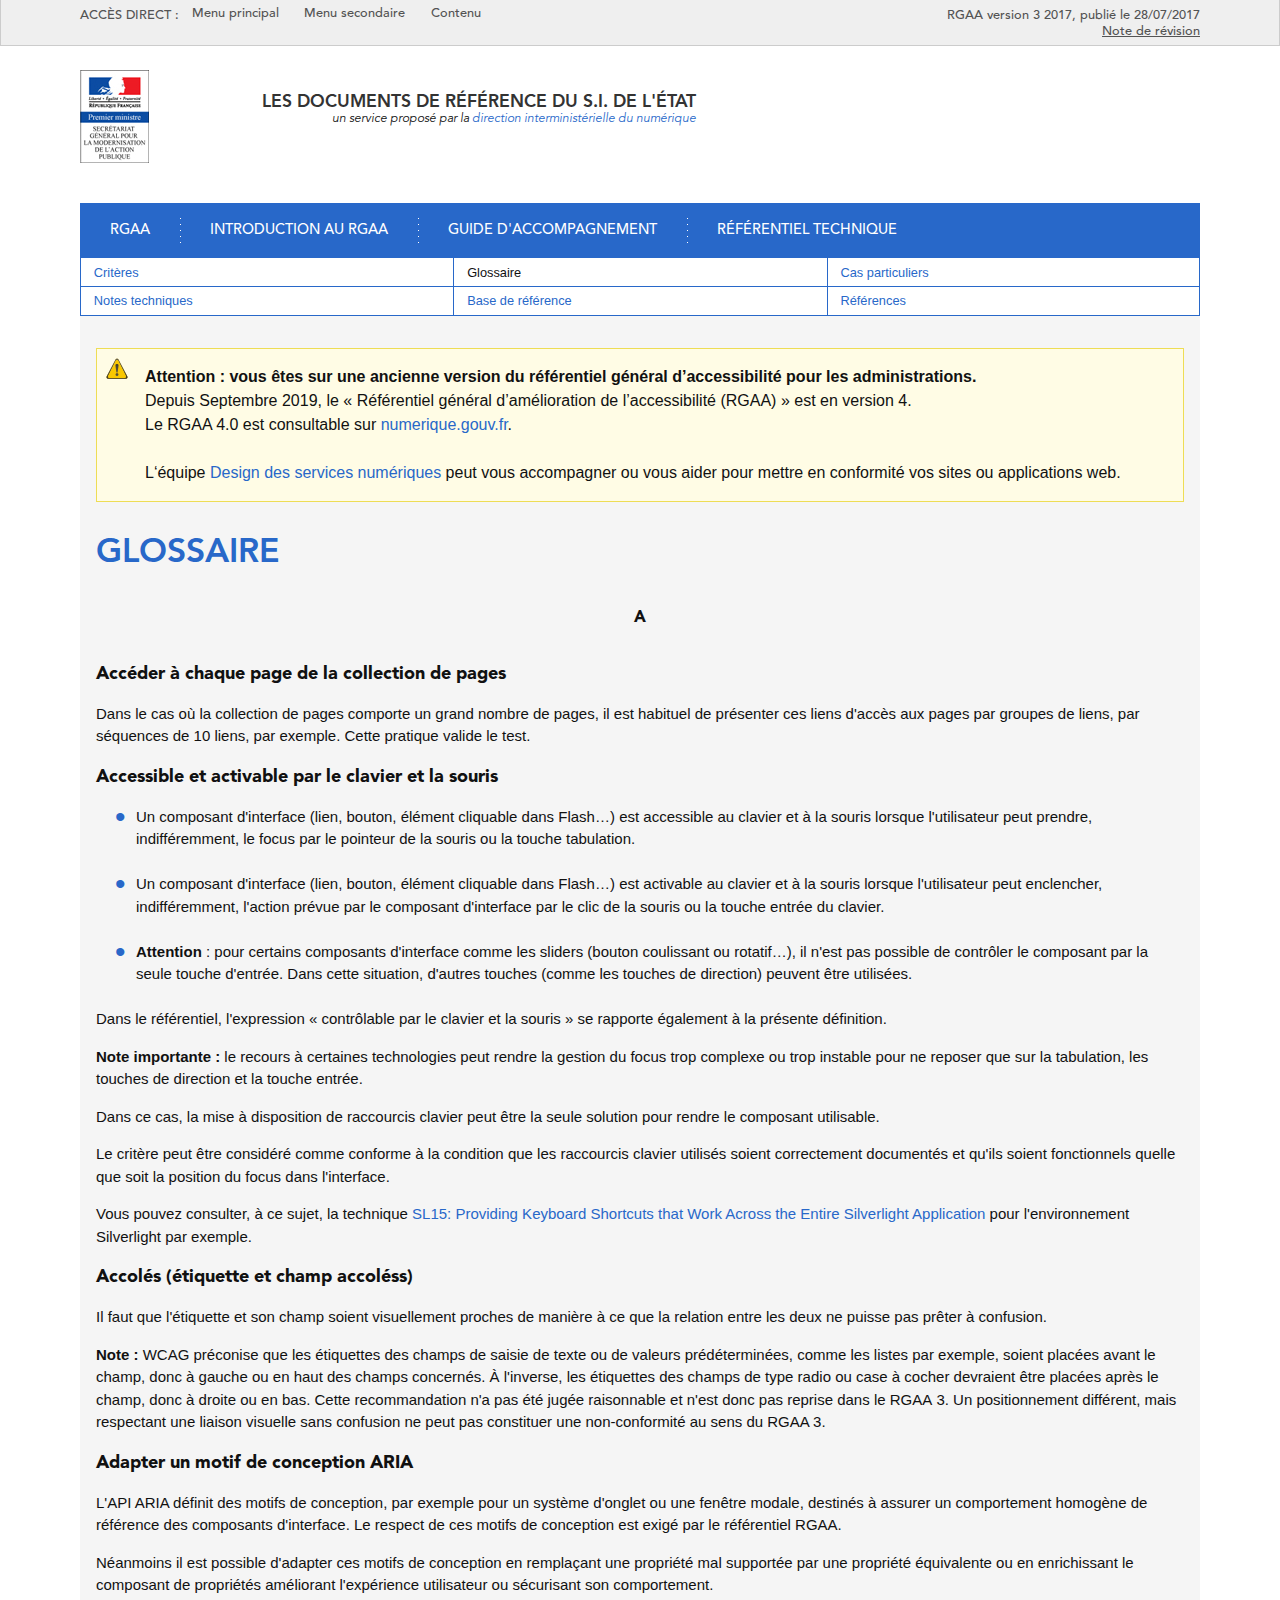
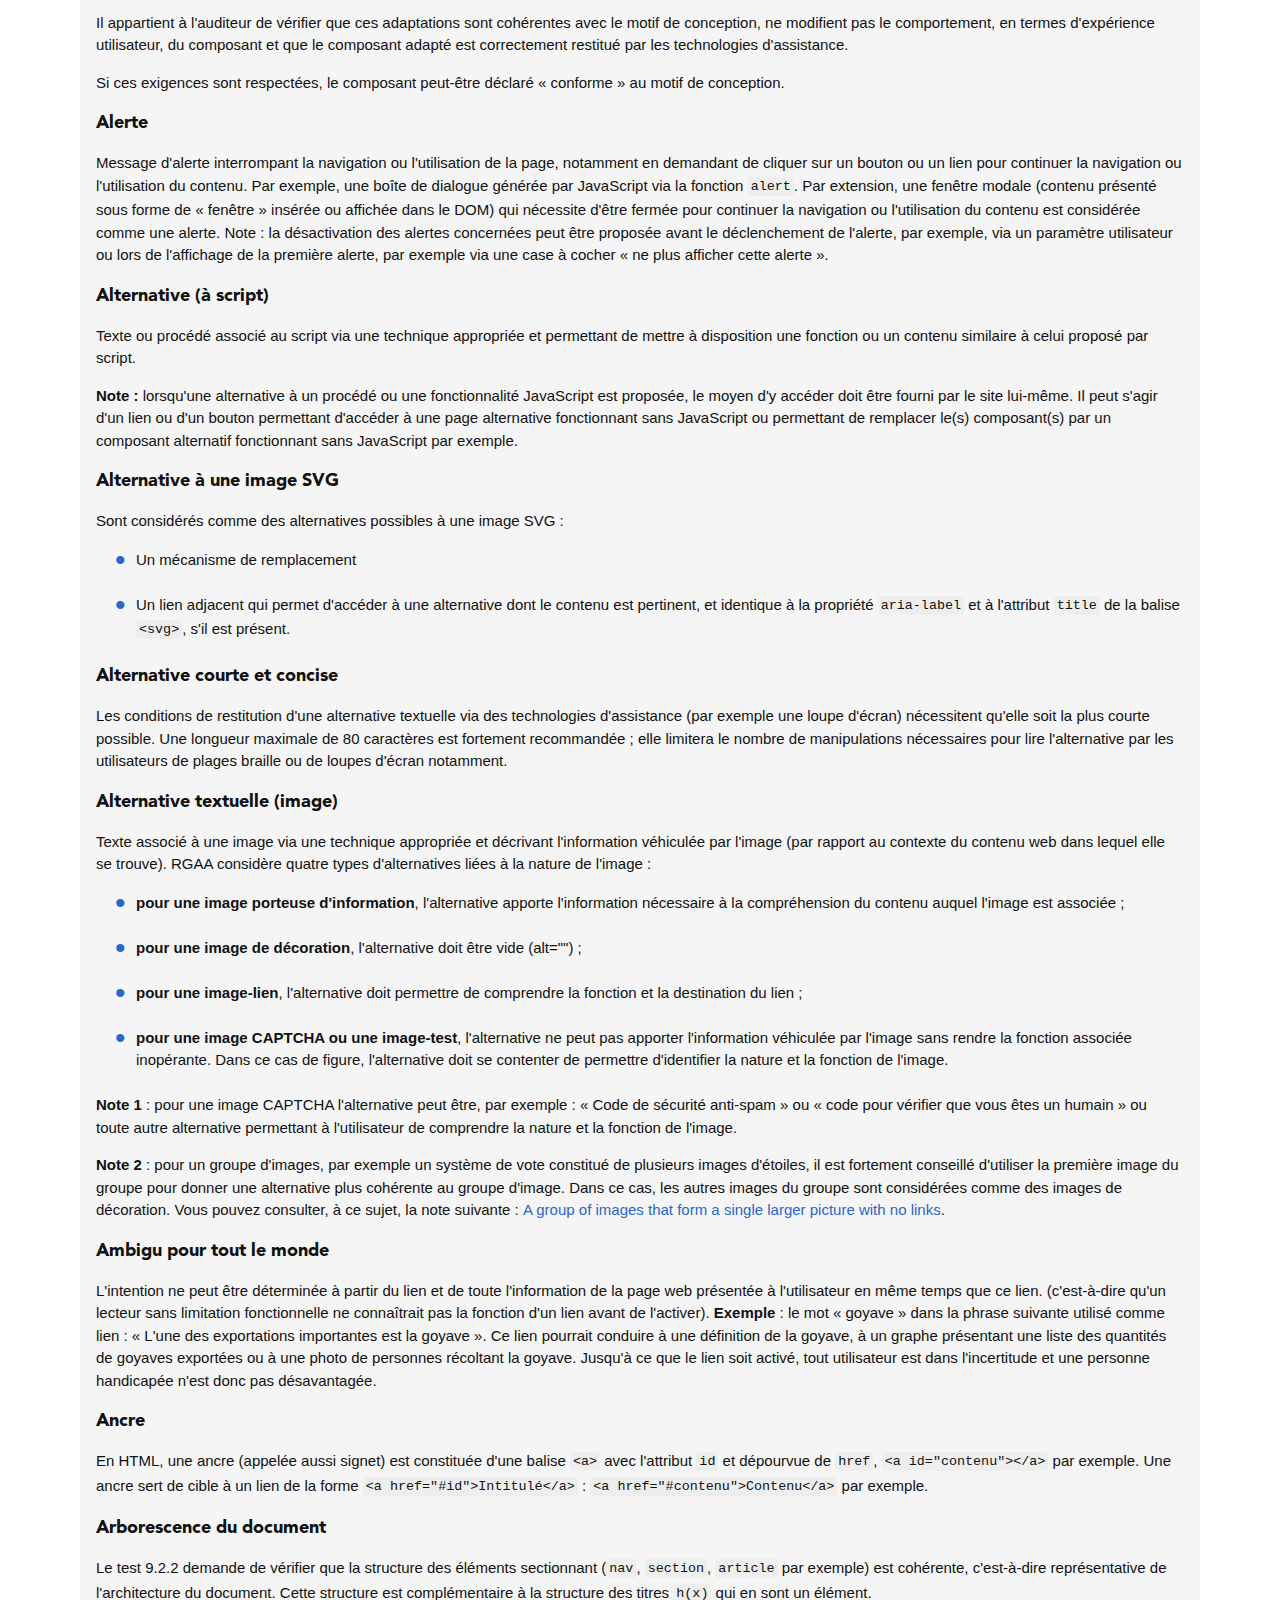
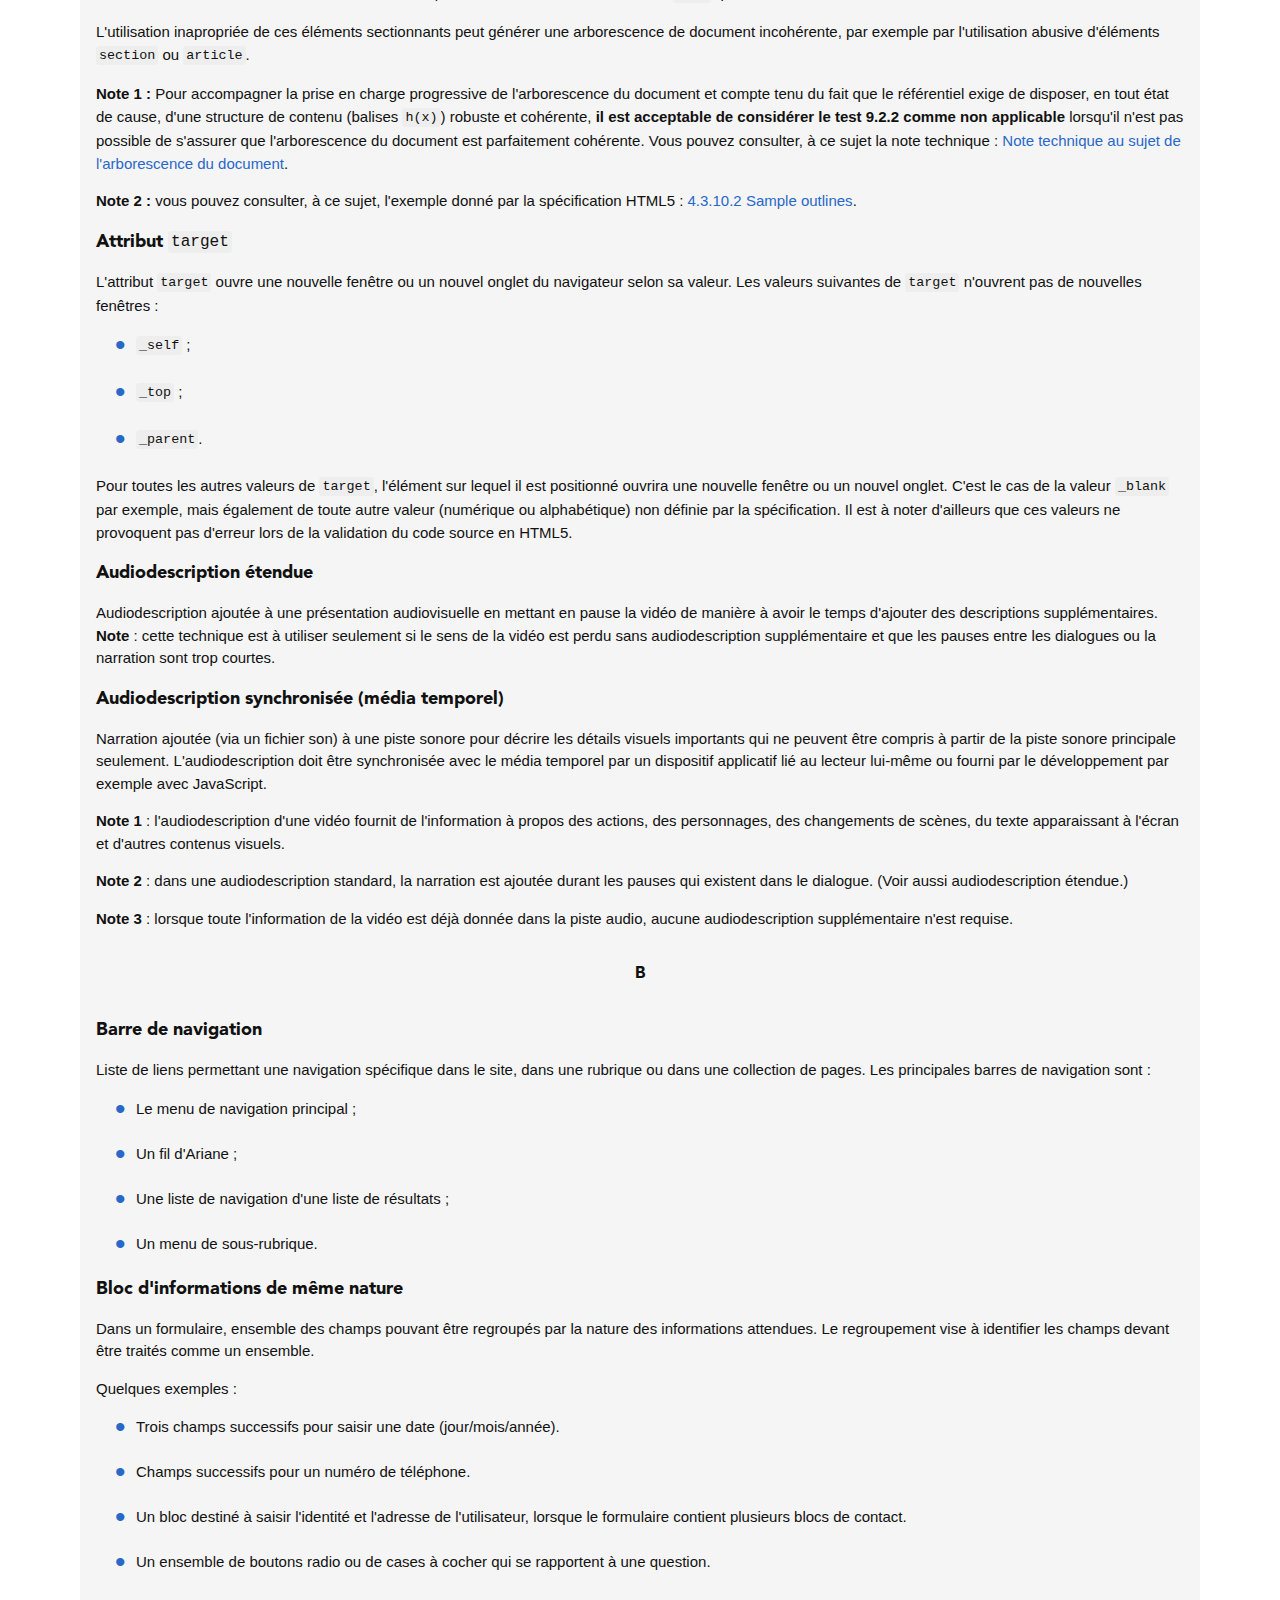
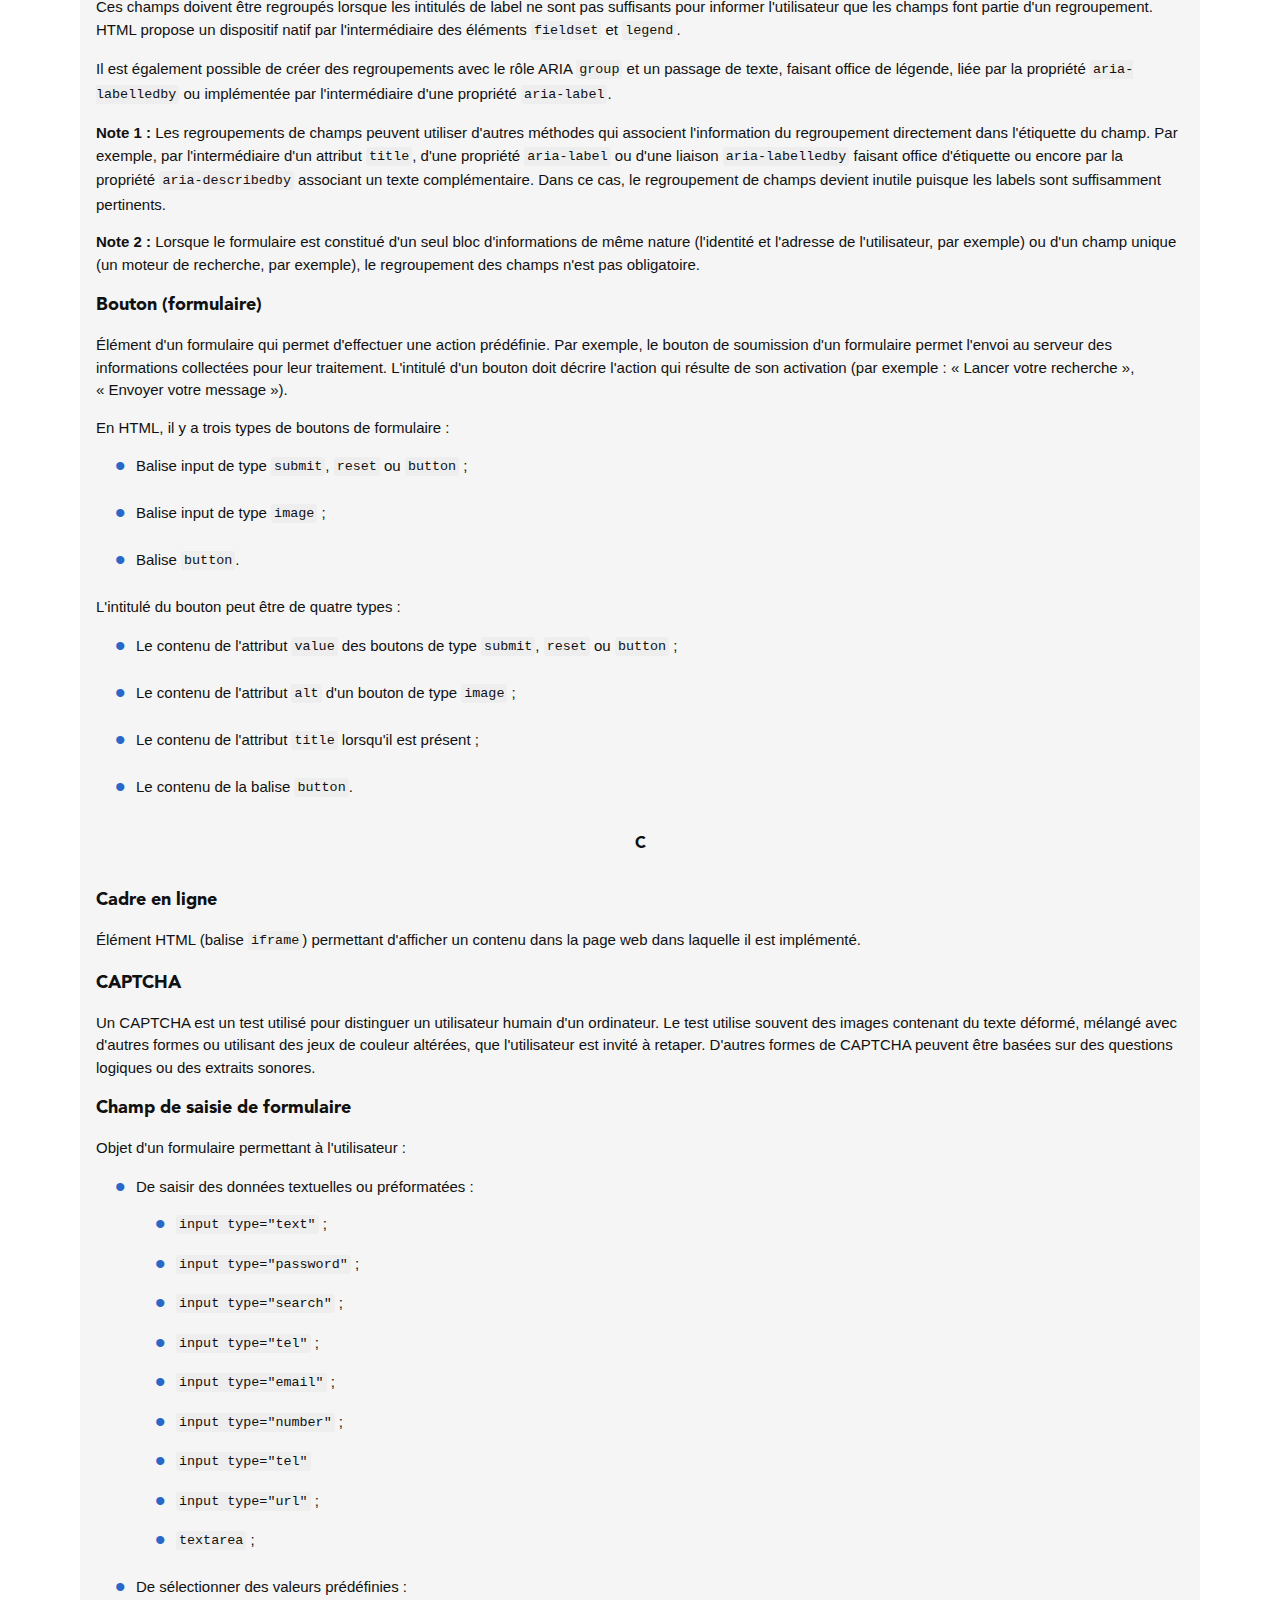
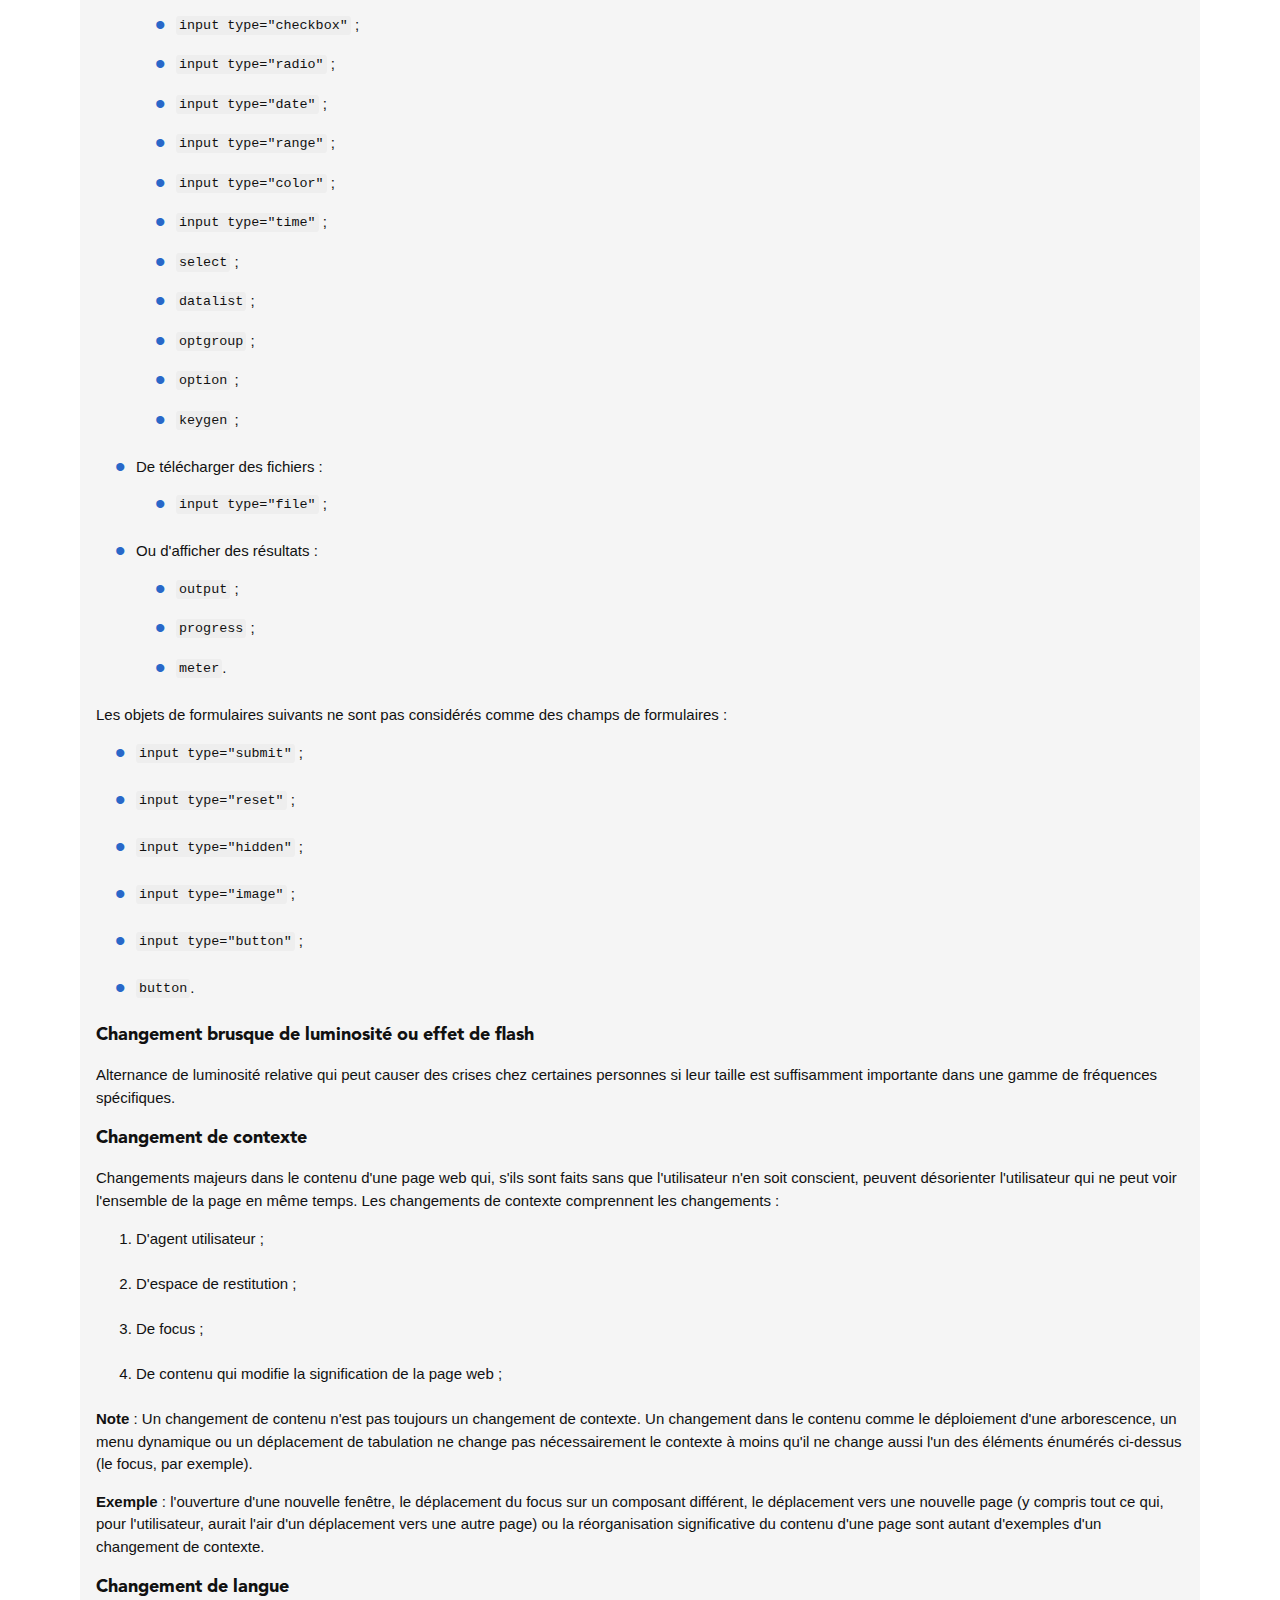
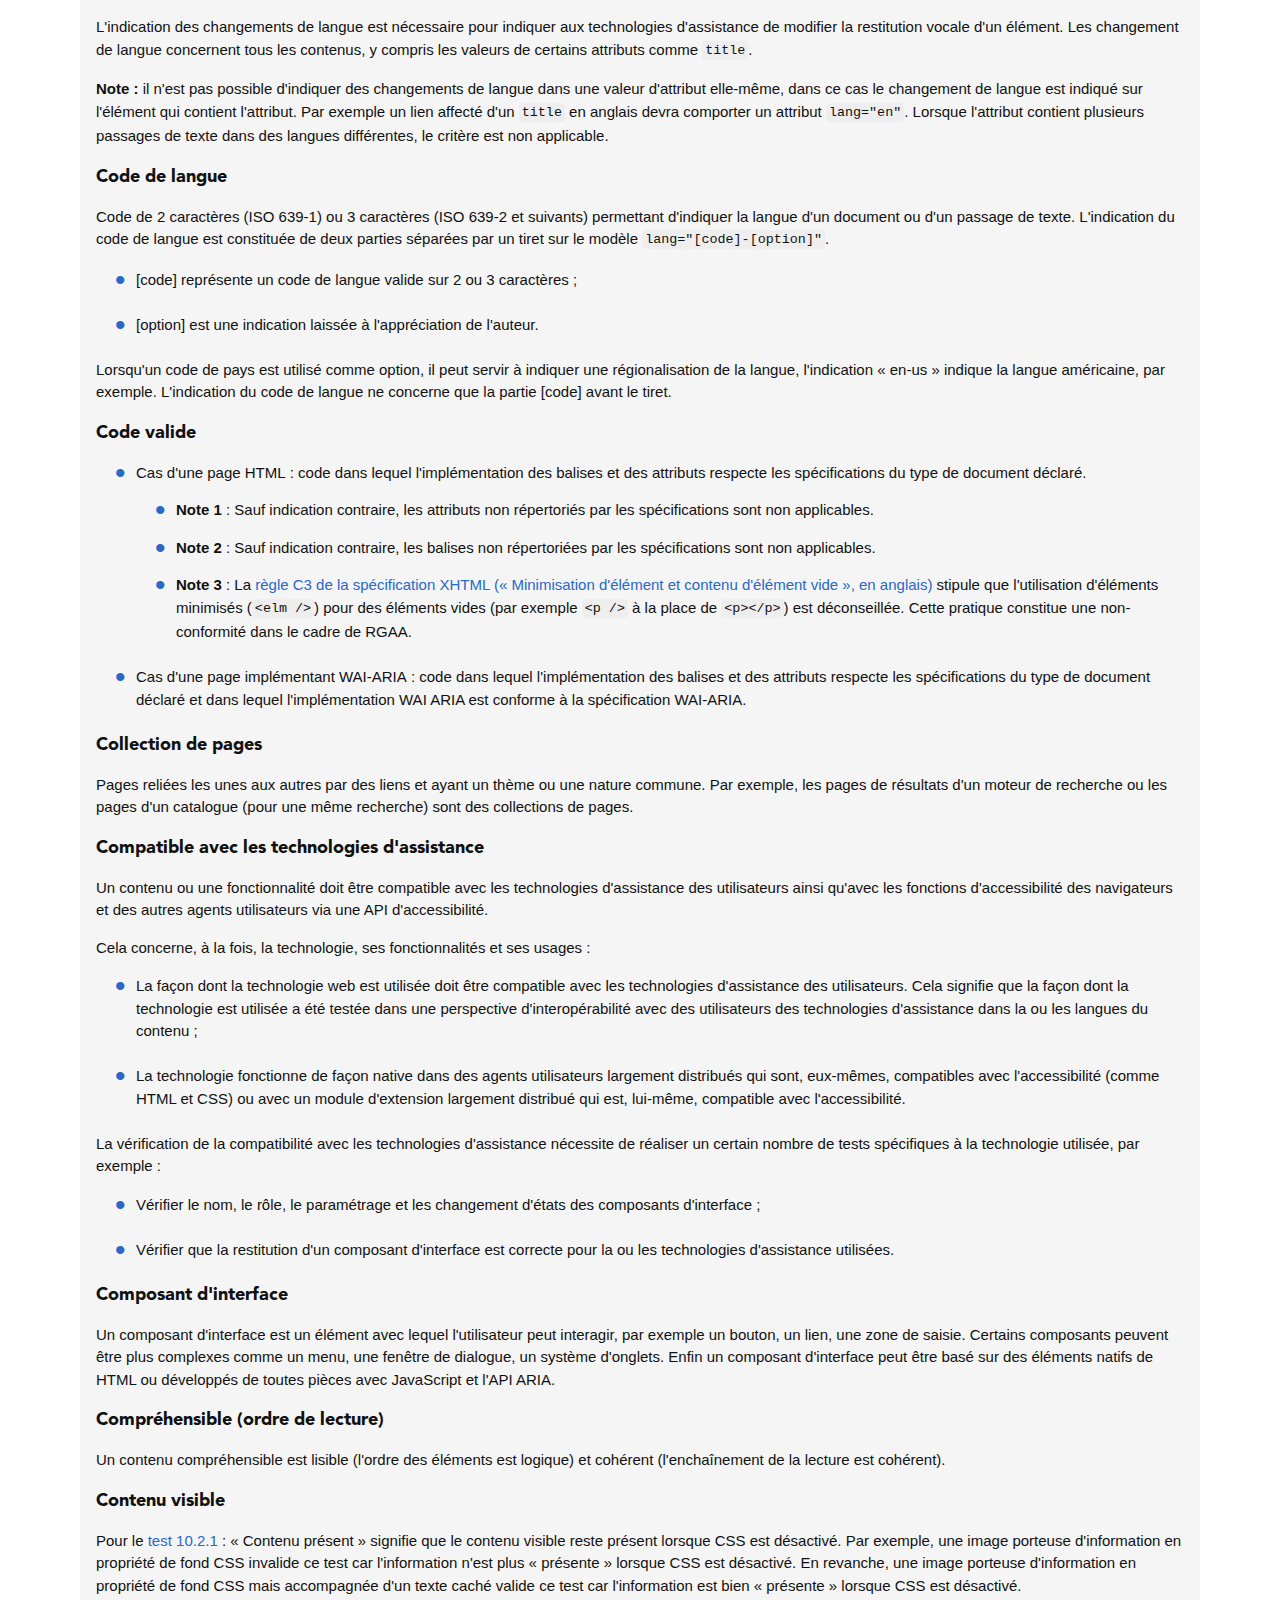
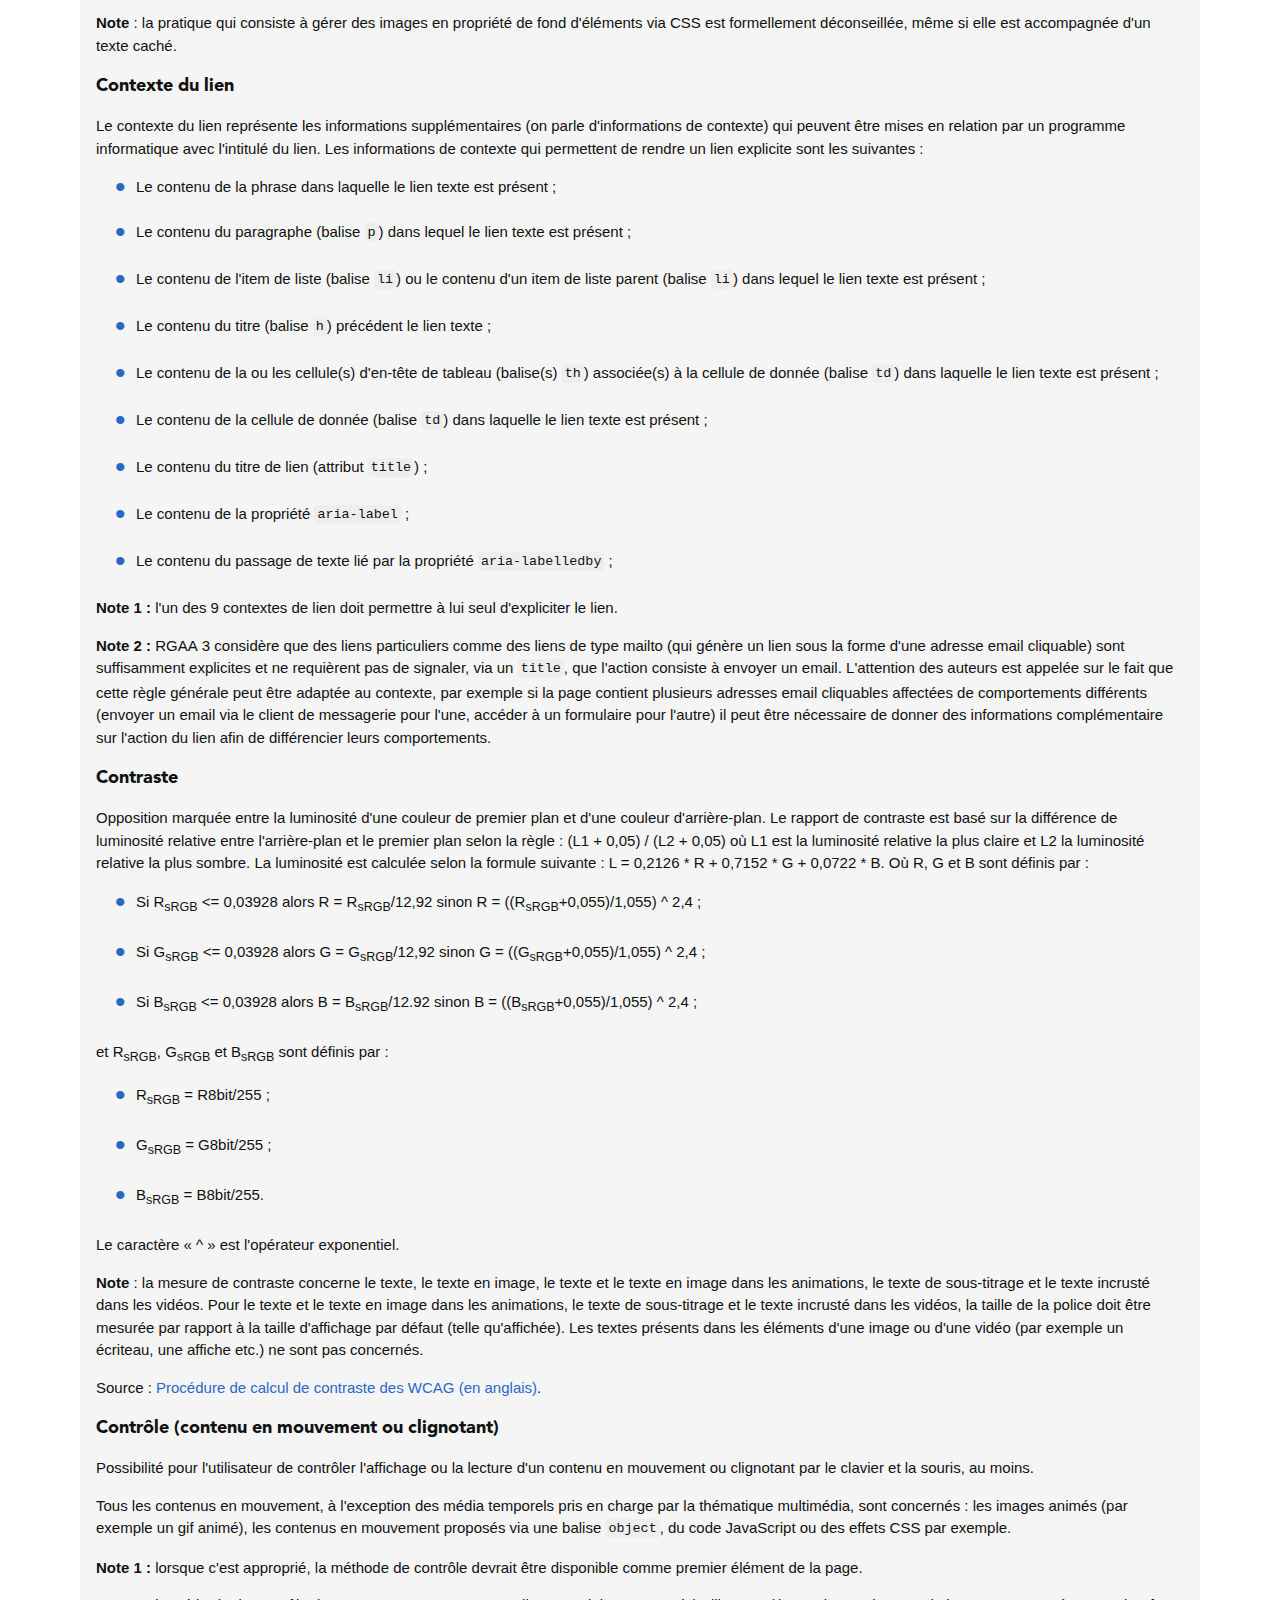
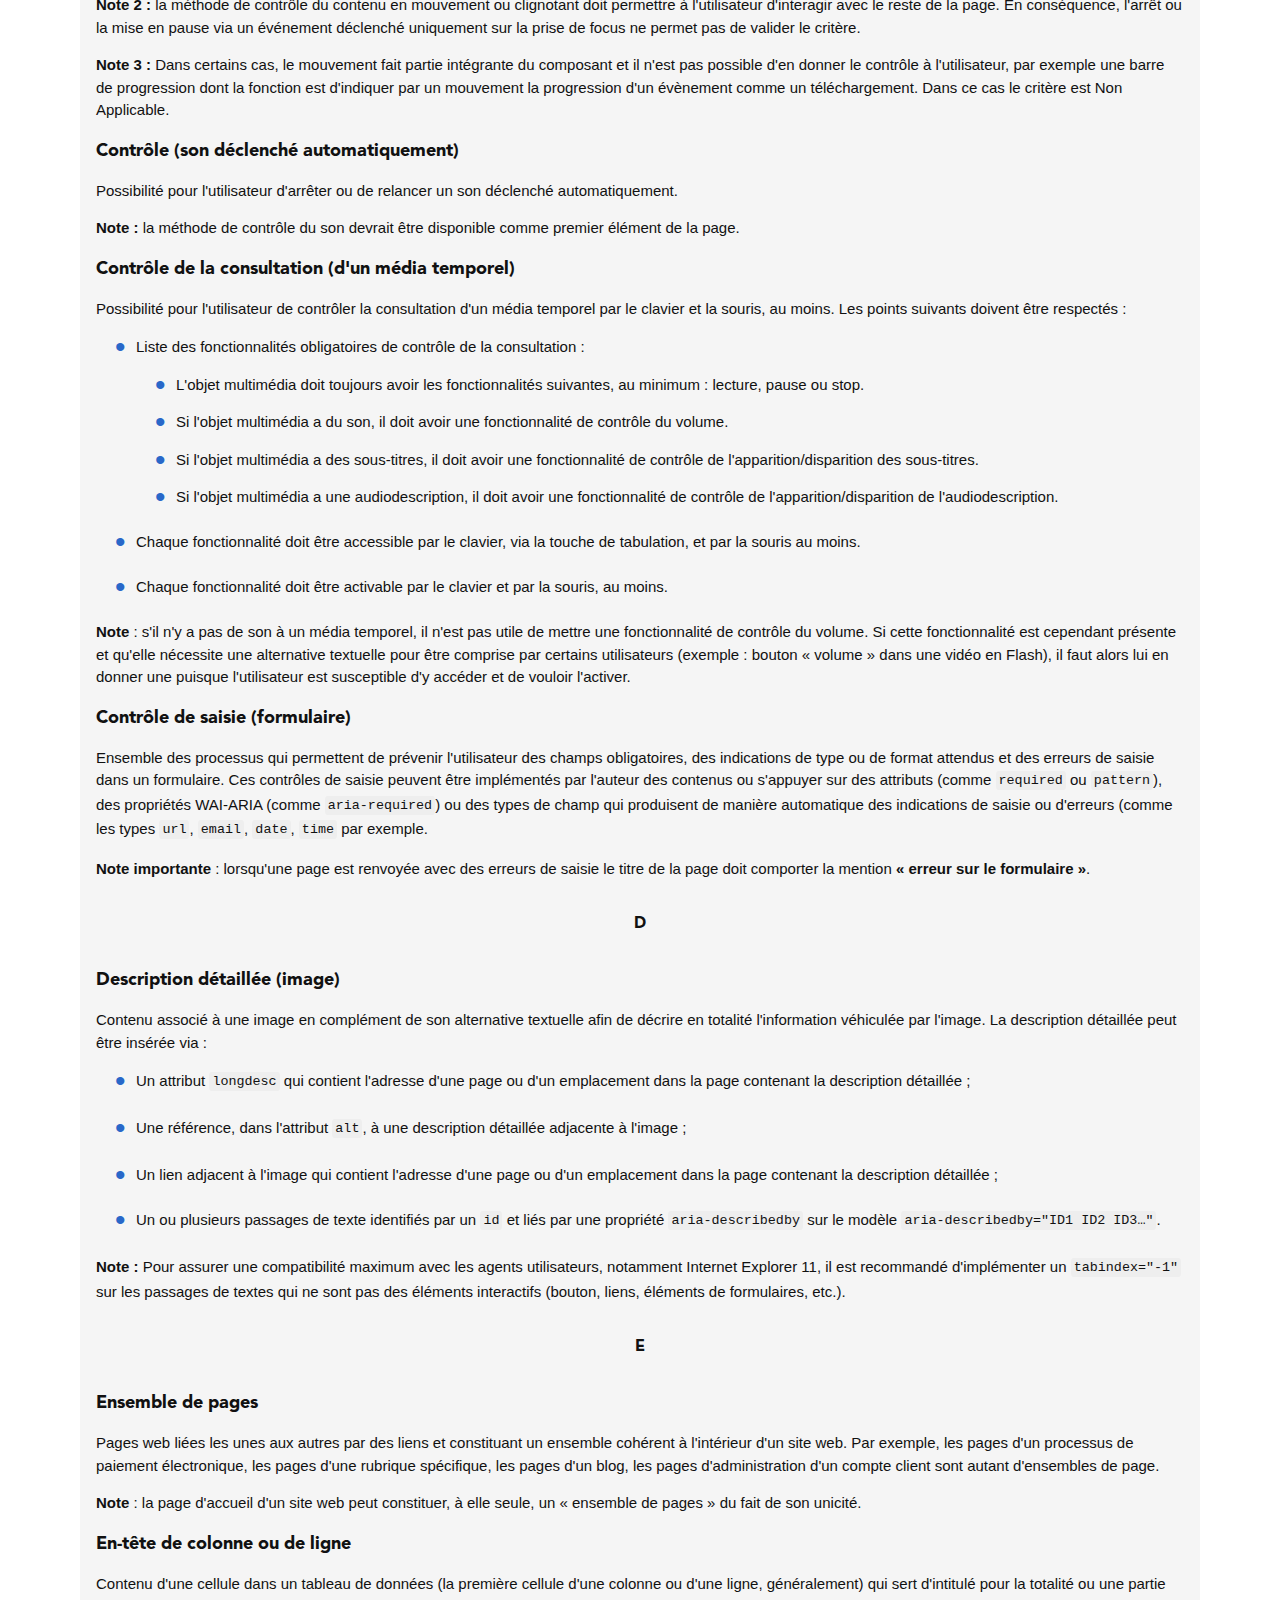
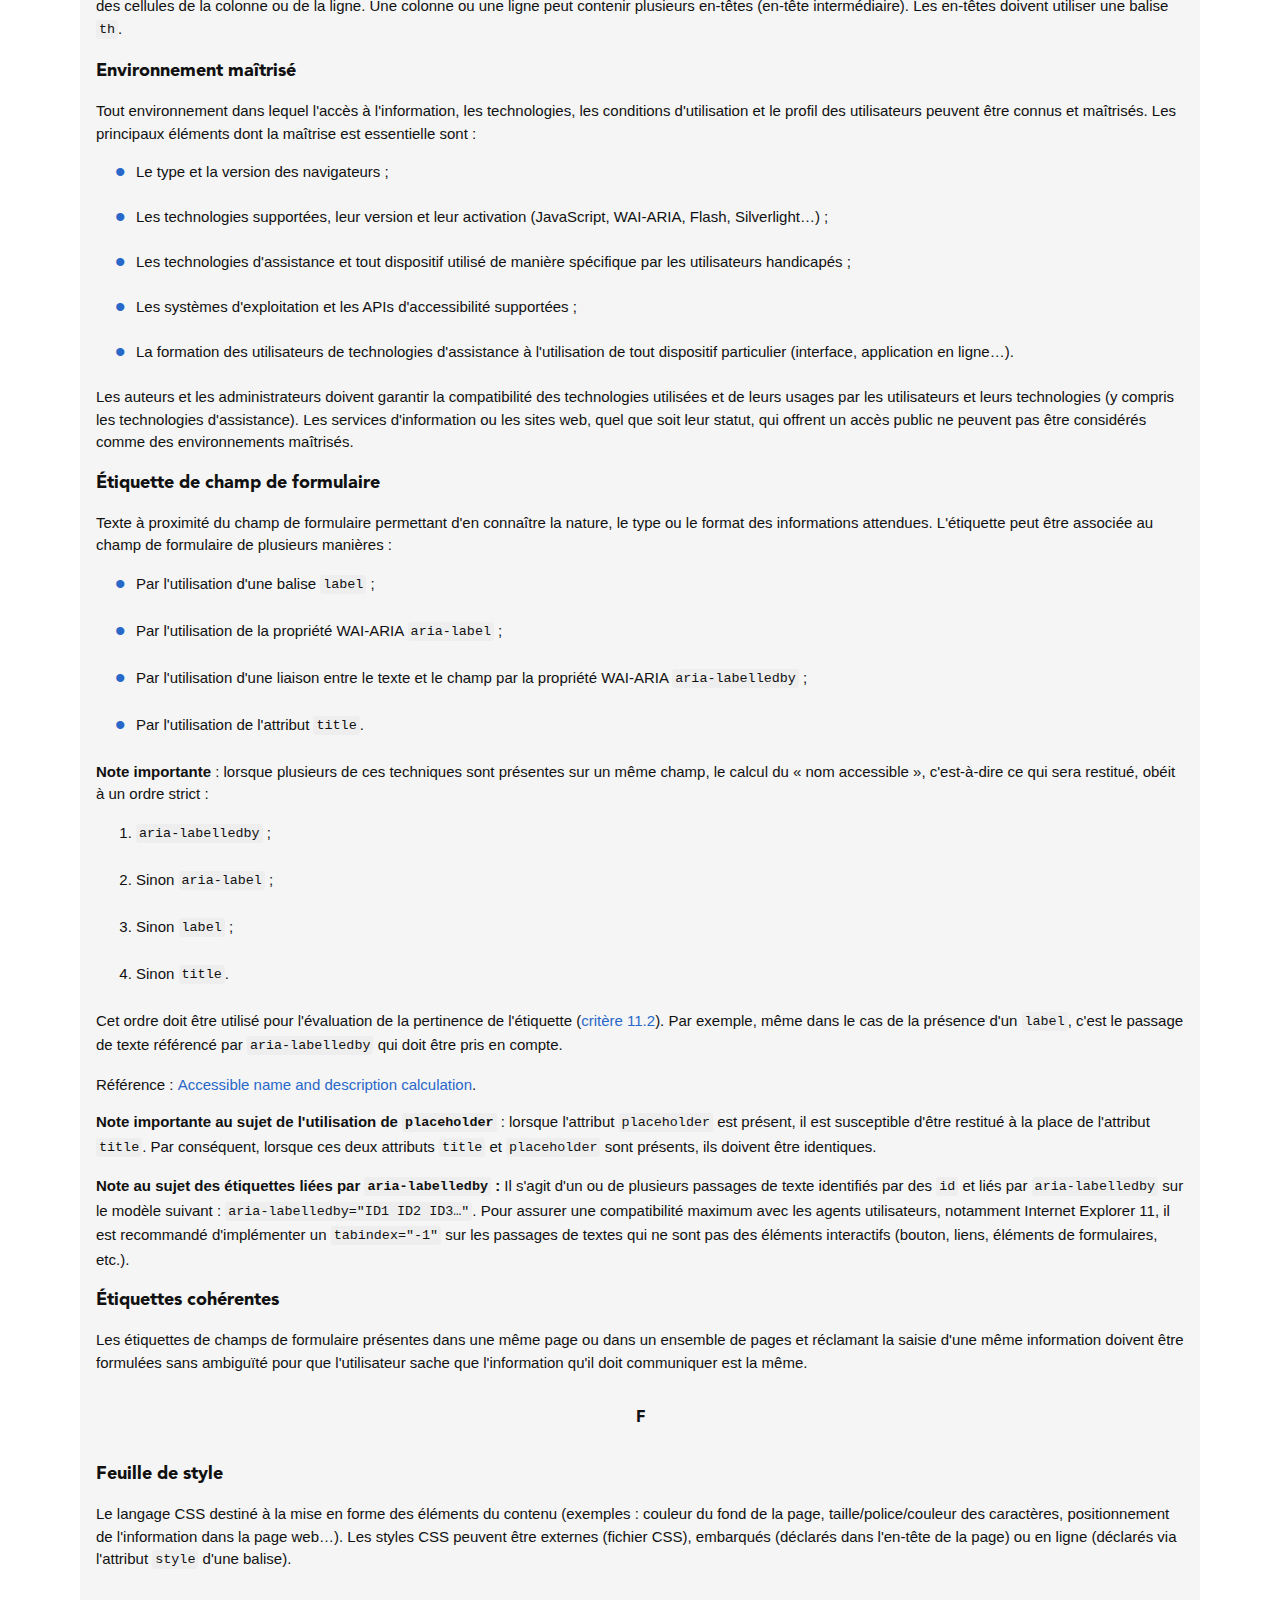
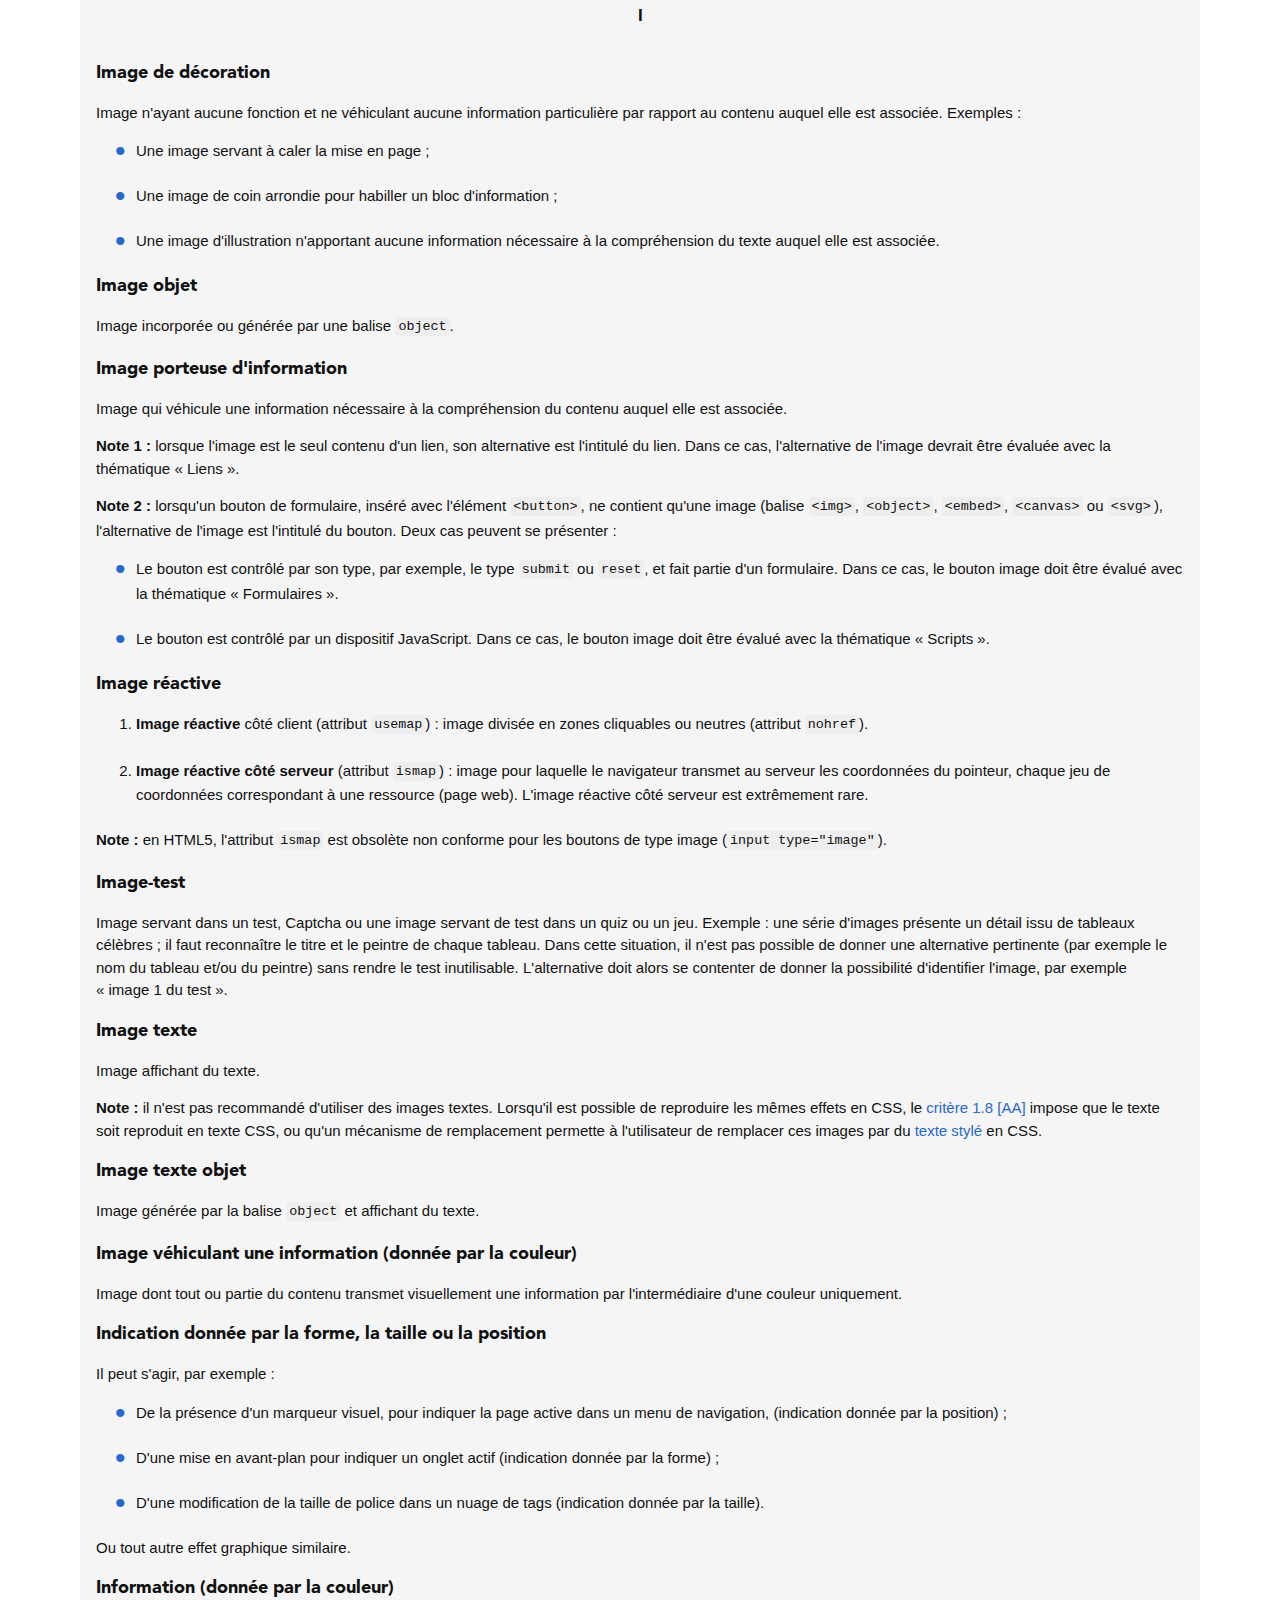
<file: glossaire.html>
<!DOCTYPE html>
<html lang="fr">
  <head>
    <meta charset="utf-8">

    <title>Glossaire - RGAA 3 2017 | Les documents de référence du S.I. de l'État</title>
    <meta content="Référentiel Général d'Accessibilité  pour les Administrations, version 3 2017. Glossaire." name="description" />
    <meta content="Accessibilité, RGAA, RGAA 3 2017, Référentiel Général d'Accessibilité  pour les Administrations, glossaire" name="keywords" />
    <meta content="3 2017" name="version" />
    <meta name="viewport" content="width=device-width" />
    <link rel="stylesheet" media="all" href="css/rgaa.main.css" />
    <link rel="shortcut icon" href="/sites/default/files/marianne_0.ico" type="image/vnd.microsoft.icon">
  </head>
<body>
  	<div class="skiplinks">
  		<div class="inside">
		    <p>Accès direct&nbsp;:</p>
		    <ul>
		      <li><a href="#menu">Menu principal</a></li>
		      <li><a href="#nav">Menu secondaire</a></li>
		      <li><a href="#main">Contenu</a></li>
		    </ul>
				<p class="version">RGAA version 3 2017, publié le 28/07/2017 <a href="changelog.html">Note de révision</a></p>
			</div>
  	</div>
    <div class="rgaa-header">
      <header role="banner" class="main-header">
        <p class="img"><a title="Retour à l'accueil, Secrétariat Général pour la modernisation de l'action publique, Premier ministre, République Française" href="../"><img width="69" height="93" class="sgmap-logo" src="img/modernisation-logo.jpg" alt="Retour à l'accueil, Secrétariat Général pour la modernisation de l'action publique, Premier ministre, République Française" /></a></p>
        <p class="slogan">Les documents de référence du S.I. de l'État
			<span class="ss-titre">un service proposé par la <a href="https://numerique.gouv.fr/">direction interministérielle du numérique</a></span></p>
      </header>
	    <nav id="menu" role="navigation" aria-label="menu principal">
	      <ul>
 	        <li><a href=".">RGAA</a></li>
	        <li><a href="introduction-RGAA.html">Introduction au RGAA</a></li>
	        <li><a href="guide-accompagnement-RGAA.html">Guide d'accompagnement</a></li>
	        <li><a href="criteres.html">Référentiel technique</a></li>
	      </ul>
	    </nav>
    </div>

      <nav id="nav" role="navigation" aria-label="menu secondaire">
        <ul>
          <li><a href="criteres.html">Critères</a></li>
          <li><span>Glossaire</span></li>
          <li><a href="cas-particuliers.html">Cas particuliers</a></li>
          <li><a href="notes-techniques.html">Notes techniques</a></li>
          <li><a href="base-de-reference.html">Base de référence</a></li>
          <li><a href="references.html">Références</a></li>
        </ul>
      </nav>
		<div id="wrapper">
	<section aria-labelledby="main-title">
<main id="main" role="main">

	<div class="warning">
		<strong>Attention : vous êtes sur une ancienne version du référentiel général d’accessibilité pour les administrations.</strong><br>
		Depuis Septembre 2019, le « Référentiel général d’amélioration de l’accessibilité (RGAA) » est en version 4.<br>
		Le RGAA 4.0 est consultable sur <a href="https://www.numerique.gouv.fr/publications/rgaa-accessibilite/">numerique.gouv.fr</a>.
		<br><br>L‘équipe <a href="https://design.numerique.gouv.fr">Design des services numériques</a> peut vous accompagner ou vous aider pour mettre en conformité vos sites ou applications web. 
	</div>
	  
      <h1 id="main-title">Glossaire</h1>
			<h2 id="a">A</h2>
			<h3 id="accder--chaque-page-de-la-collection-de-pages">Accéder à chaque page de la collection de pages</h3>
				<p>Dans le cas où la collection de pages comporte un grand nombre de pages, il est habituel de présenter ces liens d'accès aux pages par groupes de liens, par séquences de 10 liens, par exemple. Cette pratique valide le test.</p>
			<h3 id="accessible-et-activable-par-le-clavier-et-la-souris">Accessible et activable par le clavier et la souris</h3>

				<ul>
				  <li>Un composant d'interface (lien, bouton, élément cliquable dans Flash&hellip;) est accessible au clavier et à la souris lorsque l'utilisateur peut prendre, indifféremment, le focus par le pointeur de la souris ou la touche tabulation.</li>
				  <li>Un composant d'interface (lien, bouton, élément cliquable dans Flash&hellip;) est activable au clavier et à la souris lorsque l'utilisateur peut enclencher, indifféremment, l'action prévue par le composant d'interface par le clic de la souris ou la touche entrée du clavier.</li>
				  <li><strong>Attention</strong>&nbsp;: pour certains composants d'interface comme les <span lang="en">sliders</span> (bouton coulissant ou rotatif&hellip;), il n'est pas possible de contrôler le composant par la seule touche d'entrée. Dans cette situation, d'autres touches (comme les touches de direction) peuvent être utilisées.</li>
				</ul>
				<p>Dans le référentiel, l'expression «&nbsp;contrôlable par le clavier et la souris&nbsp;» se rapporte également à la présente définition.</p>
				<p><strong>Note importante&nbsp;:</strong> le recours à certaines technologies peut rendre la gestion du focus trop complexe ou trop instable pour ne reposer que sur la tabulation, les touches de direction et la touche entrée.</p>
				<p>Dans ce cas, la mise à disposition de raccourcis clavier peut être la seule solution pour rendre le composant utilisable.</p>
				<p>Le critère peut être considéré comme conforme à la condition que les raccourcis clavier utilisés soient correctement documentés et qu'ils soient fonctionnels quelle que soit la position du focus dans l'interface.</p>
				<p>Vous pouvez consulter, à ce sujet, la technique <a hreflang="en" href="https://www.w3.org/TR/WCAG20-TECHS/SL15.html">SL15: <span lang="en">Providing Keyboard Shortcuts that Work Across the Entire Silverlight Application</span></a> pour l'environnement <span lang="en">Silverlight</span> par exemple.</p>

			<h3 id="accoles">Accolés (étiquette et champ accoléss)</h3>
				<p>Il faut que l'étiquette et son champ soient visuellement proches de manière à ce que la relation entre les deux ne puisse pas prêter à confusion.</p>
				<p><strong>Note :</strong> WCAG préconise que les étiquettes des champs de saisie de texte ou de valeurs prédéterminées, comme les listes par exemple, soient placées avant le champ, donc à gauche ou en haut des champs concernés. À l'inverse, les étiquettes des champs de type radio ou case à cocher devraient être placées après le champ, donc à droite ou en bas. Cette recommandation n'a pas été jugée raisonnable et n'est donc pas reprise dans le RGAA&nbsp;3. Un positionnement différent, mais respectant une liaison visuelle sans confusion ne peut pas constituer une non-conformité au sens du RGAA 3.</p>
						
			<h3 id="adapter-un-motif-de-conception-aria">Adapter un motif de conception ARIA</h3>

				<p>L'API ARIA définit des motifs de conception, par exemple pour un système d'onglet ou une fenêtre modale, destinés à assurer un comportement homogène de référence des composants d'interface. Le respect de ces motifs de conception est exigé par le référentiel RGAA.</p>
				<p>Néanmoins il est possible d'adapter ces motifs de conception en remplaçant une propriété mal supportée par une propriété équivalente ou en enrichissant le composant de propriétés améliorant l'expérience utilisateur ou sécurisant son comportement.</p>
				<p>Il appartient à l'auditeur de vérifier que ces adaptations sont cohérentes avec le motif de conception, ne modifient pas le comportement, en termes d'expérience utilisateur, du composant et que le composant adapté est correctement restitué par les technologies d'assistance.</p>
				<p>Si ces exigences sont respectées, le composant peut-être déclaré «&nbsp;conforme&nbsp;» au motif de conception.</p>


			<h3 id="alerte">Alerte</h3>

				<p>Message d'alerte interrompant la navigation ou l'utilisation de la page, notamment en demandant de cliquer sur un bouton ou un lien pour continuer la navigation ou l'utilisation du contenu. Par exemple, une boîte de dialogue générée par JavaScript via la fonction <code lang="en">alert</code>. Par extension, une fenêtre modale (contenu présenté sous forme de «&nbsp;fenêtre&nbsp;» insérée ou affichée dans le DOM) qui nécessite d'être fermée pour continuer la navigation ou l'utilisation du contenu est considérée comme une alerte. Note&nbsp;: la désactivation des alertes concernées peut être proposée avant le déclenchement de l'alerte, par exemple, via un paramètre utilisateur ou lors de l'affichage de la première alerte, par exemple via une case à cocher «&nbsp;ne plus afficher cette alerte&nbsp;».</p>


			<h3 id="alternative--script">Alternative (à script)</h3>

				<p>Texte ou procédé associé au script via une technique appropriée et permettant de mettre à disposition une fonction ou un contenu similaire à celui proposé par script.</p>
				<p><strong>Note&nbsp;:</strong> lorsqu'une alternative à un procédé ou une fonctionnalité JavaScript est proposée, le moyen d'y accéder doit être fourni par le site lui-même. Il peut s'agir d'un lien ou d'un bouton permettant d'accéder à une page alternative fonctionnant sans JavaScript ou permettant de remplacer le(s) composant(s) par un composant alternatif fonctionnant sans JavaScript par exemple.</p>

		<h3 id="alternative-svg">Alternative à une image SVG</h3>

		<p>Sont considérés comme des alternatives possibles à une image SVG&nbsp;:</p>
		<ul>
			<li>Un mécanisme de remplacement</li>
		<li>Un lien adjacent qui permet d'accéder à une alternative dont le contenu est pertinent, et identique à la propriété <code lang="en">aria-label</code> et à l'attribut <code lang="en">title</code> de la balise <code lang="en">&lt;svg&gt;</code>, s'il est présent.</li>
		</ul>

			<h3 id="alternative-courte-et-concise">Alternative courte et concise</h3>

				<p>Les conditions de restitution d'une alternative textuelle via des technologies d'assistance (par exemple une loupe d'écran) nécessitent qu'elle soit la plus courte possible. Une longueur maximale de 80 caractères est fortement recommandée&nbsp;; elle limitera le nombre de manipulations nécessaires pour lire l'alternative par les utilisateurs de plages braille ou de loupes d'écran notamment.</p>


			<h3 id="alternative-textuelle-image">Alternative textuelle (image)</h3>

				<p>Texte associé à une image via une technique appropriée et décrivant l'information véhiculée par l'image (par rapport au contexte du contenu web dans lequel elle se trouve). RGAA considère quatre types d'alternatives liées à la nature de l'image&nbsp;:</p>
				<ul>
				  <li><strong>pour une image porteuse d'information</strong>, l'alternative apporte l'information nécessaire à la compréhension du contenu auquel l'image est associée&nbsp;;</li>
				  <li><strong>pour une image de décoration</strong>, l'alternative doit être vide (alt="")&nbsp;;</li>
				  <li><strong>pour une image-lien</strong>, l'alternative doit permettre de comprendre la fonction et la destination du lien&nbsp;;</li>
				  <li><strong>pour une image CAPTCHA ou une image-test</strong>, l'alternative ne peut pas apporter l'information véhiculée par l'image sans rendre la fonction associée inopérante. Dans ce cas de figure, l'alternative doit se contenter de permettre d'identifier la nature et la fonction de l'image.</li>
				</ul>
				<p><strong>Note 1</strong>&nbsp;: pour une image CAPTCHA l'alternative peut être, par exemple&nbsp;: «&nbsp;Code de sécurité anti-spam&nbsp;» ou «&nbsp;code pour vérifier que vous êtes un humain&nbsp;» ou toute autre alternative permettant à l'utilisateur de comprendre la nature et la fonction de l'image.</p>
				<p><strong>Note 2</strong>&nbsp;: pour un groupe d'images, par exemple un système de vote constitué de plusieurs images d'étoiles, il est fortement conseillé d'utiliser la première image du groupe pour donner une alternative plus cohérente au groupe d'image. Dans ce cas, les autres images du groupe sont considérées comme des images de décoration. Vous pouvez consulter, à ce sujet, la note suivante&nbsp;: <a hreflang="en" href="https://www.w3.org/TR/html5/embedded-content-0.html#a-group-of-images-that-form-a-single-larger-picture-with-no-links"><span lang="en">A group of images that form a single larger picture with no links</span></a>.</p>


			<h3 id="ambigu-pour-tout-le-monde">Ambigu pour tout le monde</h3>

				<p>L'intention ne peut être déterminée à partir du lien et de toute l'information de la page web présentée à l'utilisateur en même temps que ce lien. (c'est-à-dire qu'un lecteur sans limitation fonctionnelle ne connaîtrait pas la fonction d'un lien avant de l'activer). <strong>Exemple</strong>&nbsp;: le mot «&nbsp;goyave&nbsp;» dans la phrase suivante utilisé comme lien&nbsp;: «&nbsp;L'une des exportations importantes est la goyave&nbsp;». Ce lien pourrait conduire à une définition de la goyave, à un graphe présentant une liste des quantités de goyaves exportées ou à une photo de personnes récoltant la goyave. Jusqu'à ce que le lien soit activé, tout utilisateur est dans l'incertitude et une personne handicapée n'est donc pas désavantagée.</p>


			<h3 id="ancre">Ancre</h3>

				<p>En HTML, une ancre (appelée aussi signet) est constituée d'une balise <code lang="en">&lt;a&gt;</code> avec l'attribut <code lang="en">id</code> et dépourvue de <code lang="en">href</code>, <code lang="en">&lt;a id="<span lang="fr">contenu</span>"&gt;&lt;/a&gt;</code> par exemple. Une ancre sert de cible à un lien de la forme <code lang="en">&lt;a href="#id"&gt;<span lang="fr">Intitulé</span>&lt;/a&gt;</code>&nbsp;: <code lang="en">&lt;a href="#<span lang="fr">contenu</span>"&gt;<span lang="fr">Contenu</span>&lt;/a&gt;</code> par exemple.</p>


			<h3 id="arborescence-du-document">Arborescence du document</h3>

				<p>Le test 9.2.2 demande de vérifier que la structure des éléments sectionnant (<code lang="en">nav</code>, <code lang="en">section</code>, <code lang="en">article</code> par exemple) est cohérente, c'est-à-dire représentative de l'architecture du document. Cette structure est complémentaire à la structure des titres <code lang="en">h(x)</code> qui en sont un élément.</p>
				<p>L'utilisation inapropriée de ces éléments sectionnants peut générer une arborescence de document incohérente, par exemple par l'utilisation abusive d'éléments <code lang="en">section</code> ou <code lang="en">article</code>.</p>
				<p><strong>Note 1&nbsp;:</strong> Pour accompagner la prise en charge progressive de l'arborescence du document et compte tenu du fait que le référentiel exige de disposer, en tout état de cause, d'une structure de contenu (balises <code lang="en">h(x)</code>) robuste et cohérente, <strong>il est acceptable de considérer le test 9.2.2 comme non applicable</strong> lorsqu'il n'est pas possible de s'assurer que l'arborescence du document est parfaitement cohérente.
				  Vous pouvez consulter, à ce sujet la note technique&nbsp;: <a href="notes-techniques.html#nt-9-2">Note technique au sujet de l'arborescence du document</a>.
				</p>
				<p><strong>Note 2&nbsp;:</strong> vous pouvez consulter, à ce sujet, l'exemple donné par la spécification HTML5&nbsp;: <a hreflang="en" href="http://www.w3.org/TR/html5/sections.html#sample-outlines">4.3.10.2 <span lang="en">Sample outlines</span></a>.</p>


			<h3 id="attribut-target">Attribut <code lang="en">target</code></h3>

				<p>L'attribut <code lang="en">target</code> ouvre une nouvelle fenêtre ou un nouvel onglet du navigateur selon sa valeur. Les valeurs suivantes de <code lang="en">target</code> n'ouvrent pas de nouvelles fenêtres&nbsp;:</p>
				<ul>
				  <li><code lang="en">_self</code>&nbsp;;</li>
				  <li><code lang="en">_top</code>&nbsp;;</li>
				  <li><code lang="en">_parent</code>.</li>
				</ul>
				<p>Pour toutes les autres valeurs de <code lang="en">target</code>, l'élément sur lequel il est positionné ouvrira une nouvelle fenêtre ou un nouvel onglet. C'est le cas de la valeur <code lang="en">_blank</code> par exemple, mais également de toute autre valeur (numérique ou alphabétique) non définie par la spécification. Il est à noter d'ailleurs que ces valeurs ne provoquent pas d'erreur lors de la validation du code source en HTML5.</p>


			<h3 id="audiodescription-tendue">Audiodescription étendue</h3>

				<p>Audiodescription ajoutée à une présentation audiovisuelle en mettant en pause la vidéo de manière à avoir le temps d'ajouter des descriptions supplémentaires. <strong>Note</strong>&nbsp;: cette technique est à utiliser seulement si le sens de la vidéo est perdu sans audiodescription supplémentaire et que les pauses entre les dialogues ou la narration sont trop courtes.</p>


			<h3 id="audiodescription-synchronise-media-temporel">Audiodescription synchronisée (média temporel)</h3>

				<p>Narration ajoutée (via un fichier son) à une piste sonore pour décrire les détails visuels importants qui ne peuvent être compris à partir de la piste sonore principale seulement. L'audiodescription doit être synchronisée avec le média temporel par un dispositif applicatif lié au lecteur lui-même ou fourni par le développement par exemple avec JavaScript.</p>
				<p><strong>Note 1</strong>&nbsp;: l'audiodescription d'une vidéo fournit de l'information à propos des actions, des personnages, des changements de scènes, du texte apparaissant à l'écran et d'autres contenus visuels.</p>
			  <p><strong>Note 2</strong>&nbsp;: dans une audiodescription standard, la narration est ajoutée durant les pauses qui existent dans le dialogue. (Voir aussi audiodescription étendue.)</p>
			  <p><strong>Note 3</strong>&nbsp;: lorsque toute l'information de la vidéo est déjà donnée dans la piste audio, aucune audiodescription supplémentaire n'est requise.</p>


			<h2 id="b">B</h2>


			<h3 id="barre-de-navigation">Barre de navigation</h3>

				<p>Liste de liens permettant une navigation spécifique dans le site, dans une rubrique ou dans une collection de pages. Les principales barres de navigation sont&nbsp;:</p>
				<ul>
				  <li>Le menu de navigation principal&nbsp;;</li>
				  <li>Un fil d'Ariane&nbsp;;</li>
				  <li>Une liste de navigation d'une liste de résultats&nbsp;;</li>
				  <li>Un menu de sous-rubrique.</li>
				</ul>


			<h3 id="bloc-dinformations-de-mme-nature">Bloc d'informations de même nature</h3>

				<p>Dans un formulaire, ensemble des champs pouvant être regroupés par la nature des informations attendues. Le regroupement vise à identifier les champs devant être traités comme un ensemble.</p>
				<p>Quelques exemples&nbsp;:</p>
				<ul>
					<li>Trois champs successifs pour saisir une date (jour/mois/année).</li>
					<li>Champs successifs pour un numéro de téléphone.</li>
					<li>Un bloc destiné à saisir l'identité et l'adresse de l'utilisateur, lorsque le formulaire contient plusieurs blocs de contact.</li>
					<li>Un ensemble de boutons radio ou de cases à cocher qui se rapportent à une question.</li>
				</ul>
				<p>Ces champs doivent être regroupés lorsque les intitulés de label ne sont pas suffisants pour informer l'utilisateur que les champs font partie d'un regroupement. HTML propose un dispositif natif par l'intermédiaire des éléments <code lang="en">fieldset</code> et <code lang="en">legend</code>.</p>
				<p>Il est également possible de créer des regroupements avec le rôle ARIA <code lang="en">group</code> et un passage de texte, faisant office de légende, liée par la propriété <code lang="en">aria-labelledby</code> ou implémentée par l'intermédiaire d'une propriété <code lang="en">aria-label</code>.</p>
				<p><strong>Note 1 :</strong> Les regroupements de champs peuvent utiliser d'autres méthodes qui associent l'information du regroupement directement dans l'étiquette du champ. Par exemple, par l'intermédiaire d'un attribut <code lang="en">title</code>, d'une propriété <code lang="en">aria-label</code> ou d'une liaison <code lang="en">aria-labelledby</code> faisant office d'étiquette ou encore par la propriété <code lang="en">aria-describedby</code> associant un texte complémentaire. Dans ce cas, le regroupement de champs devient inutile puisque les labels sont suffisamment pertinents.</p>
				<p><strong>Note 2 :</strong> Lorsque le formulaire est constitué d'un seul bloc d'informations de même nature (l'identité et l'adresse de l'utilisateur, par exemple) ou d'un champ unique (un moteur de recherche, par exemple), le regroupement des champs n'est pas obligatoire.</p>


			<h3 id="bouton-formulaire">Bouton (formulaire)</h3>

				<p>Élément d'un formulaire qui permet d'effectuer une action prédéfinie. Par exemple, le bouton de soumission d'un formulaire permet l'envoi au serveur des informations collectées pour leur traitement. L'intitulé d'un bouton doit décrire l'action qui résulte de son activation (par exemple&nbsp;: «&nbsp;Lancer votre recherche&nbsp;», «&nbsp;Envoyer votre message&nbsp;»).</p>
				<p>En HTML, il y a trois types de boutons de formulaire&nbsp;:</p>
				<ul>
				  <li>Balise input de type <code lang="en">submit</code>, <code lang="en">reset</code> ou <code lang="en">button</code>&nbsp;;</li>
				  <li>Balise input de type <code lang="en">image</code>&nbsp;;</li>
				  <li>Balise <code lang="en">button</code>.</li>
				</ul>
				<p>L'intitulé du bouton peut être de quatre types&nbsp;:</p>
				<ul>
				  <li>Le contenu de l'attribut <code lang="en">value</code> des boutons de type <code lang="en">submit</code>, <code lang="en">reset</code> ou <code lang="en">button</code>&nbsp;;</li>
				  <li>Le contenu de l'attribut <code lang="en">alt</code> d'un bouton de type <code lang="en">image</code>&nbsp;;</li>
				  <li>Le contenu de l'attribut <code lang="en">title</code> lorsqu'il est présent&nbsp;;</li>
				  <li>Le contenu de la balise <code lang="en">button</code>.</li>
				</ul>


			<h2 id="c">C</h2>


			<h3 id="cadre-en-ligne">Cadre en ligne</h3>

				<p>Élément HTML (balise <code lang="en">iframe</code>) permettant d'afficher un contenu dans la page web dans laquelle il est implémenté.</p>


			<h3 id="captcha">CAPTCHA</h3>

				<p>Un CAPTCHA est un test utilisé pour distinguer un utilisateur humain d'un ordinateur. Le test utilise souvent des images contenant du texte déformé, mélangé avec d'autres formes ou utilisant des jeux de couleur altérées, que l'utilisateur est invité à retaper. D'autres formes de CAPTCHA peuvent être basées sur des questions logiques ou des extraits sonores.</p>


			<h3 id="champ-de-saisie-de-formulaire">Champ de saisie de formulaire</h3>

				<p>Objet d'un formulaire permettant à l'utilisateur&nbsp;:</p>
				<ul>
				  <li>De saisir des données textuelles ou préformatées&nbsp;:
				    <ul>
				      <li><code lang="en">input type="text"</code>&nbsp;;</li>
				      <li><code lang="en">input type="password"</code>&nbsp;;</li>
				      <li><code lang="en">input type="search"</code>&nbsp;;</li>
				      <li><code lang="en">input type="tel"</code>&nbsp;;</li>
				      <li><code lang="en">input type="email"</code>&nbsp;;</li>
				      <li><code lang="en">input type="number"</code>&nbsp;;</li>
				      <li><code lang="en">input type="tel"</code></li>
				      <li><code lang="en">input type="url"</code>&nbsp;;</li>
				      <li><code lang="en">textarea</code>&nbsp;;</li>
				    </ul>
				  </li>
				  <li>De sélectionner des valeurs prédéfinies&nbsp;:
				    <ul>
				      <li><code lang="en">input type="checkbox"</code>&nbsp;;</li>
				      <li><code lang="en">input type="radio"</code>&nbsp;;</li>
				      <li><code lang="en">input type="date"</code>&nbsp;;</li>
				      <li><code lang="en">input type="range"</code>&nbsp;;</li>
				      <li><code lang="en">input type="color"</code>&nbsp;;</li>
				      <li><code lang="en">input type="time"</code>&nbsp;;</li>
				      <li><code lang="en">select</code>&nbsp;;</li>
				      <li><code lang="en">datalist</code>&nbsp;;</li>
				      <li><code lang="en">optgroup</code>&nbsp;;</li>
				      <li><code lang="en">option</code>&nbsp;;</li>
				      <li><code lang="en">keygen</code>&nbsp;;</li>
				    </ul>
				  </li>
				  <li>De télécharger des fichiers&nbsp;:
				    <ul>
				      <li><code lang="en">input type="file"</code>&nbsp;;</li>
				    </ul>
				  </li>
				  <li>Ou d'afficher des résultats&nbsp;:
				    <ul>
				      <li><code lang="en">output</code>&nbsp;;</li>
				      <li><code lang="en">progress</code>&nbsp;;</li>
				      <li><code lang="en">meter</code>.</li>
				    </ul>
				  </li>
				</ul>
				<p>Les objets de formulaires suivants ne sont pas considérés comme des champs de formulaires&nbsp;:</p>
				<ul>
				  <li><code lang="en">input type="submit"</code>&nbsp;;</li>
				  <li><code lang="en">input type="reset"</code>&nbsp;;</li>
				  <li><code lang="en">input type="hidden"</code>&nbsp;;</li>
				  <li><code lang="en">input type="image"</code>&nbsp;;</li>
				  <li><code lang="en">input type="button"</code>&nbsp;;</li>
				  <li><code lang="en">button</code>.</li>
				</ul>


			<h3 id="changements-brusques-de-luminosite">Changement brusque de luminosité ou effet de flash</h3>

				<p>Alternance de luminosité relative qui peut causer des crises chez certaines personnes si leur taille est suffisamment importante dans une gamme de fréquences spécifiques.</p>


			<h3 id="changement-de-contexte">Changement de contexte</h3>

				<p>Changements majeurs dans le contenu d'une page web qui, s'ils sont faits sans que l'utilisateur n'en soit conscient, peuvent désorienter l'utilisateur qui ne peut voir l'ensemble de la page en même temps. Les changements de contexte comprennent les changements&nbsp;:</p>
				<ol>
				  <li>D'agent utilisateur&nbsp;;</li>
				  <li>D'espace de restitution&nbsp;;</li>
				  <li>De focus&nbsp;;</li>
				  <li>De contenu qui modifie la signification de la page web&nbsp;;</li>
				</ol>
				<p><strong>Note</strong>&nbsp;: Un changement de contenu n'est pas toujours un changement de contexte. Un changement dans le contenu comme le déploiement d'une arborescence, un menu dynamique ou un déplacement de tabulation ne change pas nécessairement le contexte à moins qu'il ne change aussi l'un des éléments énumérés ci-dessus (le focus, par exemple).</p>
				<p><strong>Exemple</strong>&nbsp;: l'ouverture d'une nouvelle fenêtre, le déplacement du focus sur un composant différent, le déplacement vers une nouvelle page (y compris tout ce qui, pour l'utilisateur, aurait l'air d'un déplacement vers une autre page) ou la réorganisation significative du contenu d'une page sont autant d'exemples d'un changement de contexte.</p>


			<h3 id="changement-de-langue">Changement de langue</h3>

				<p>L'indication des changements de langue est nécessaire pour indiquer aux technologies d'assistance de modifier la restitution vocale d'un élément. Les changement de langue concernent tous les contenus, y compris les valeurs de certains attributs comme <code lang="en">title</code>.</p>
				<p><strong>Note&nbsp;:</strong> il n'est pas possible d'indiquer des changements de langue dans une valeur d'attribut elle-même, dans ce cas le changement de langue est indiqué sur l'élément qui contient l'attribut. Par exemple un lien affecté d'un <code lang="en">title</code> en anglais devra comporter un attribut <code lang="en">lang="en"</code>. Lorsque l'attribut contient plusieurs passages de texte dans des langues différentes, le critère est non applicable.</p>


			<h3 id="code-de-langue">Code de langue</h3>

				<p>Code de 2 caractères (ISO 639-1) ou 3 caractères (ISO 639-2 et suivants) permettant d'indiquer la langue d'un document ou d'un passage de texte. L'indication du code de langue est constituée de deux parties séparées par un tiret sur le modèle <code lang="en">lang="[code]-[option]"</code>.</p>
				<ul>
				  <li>[code] représente un code de langue valide sur 2 ou 3 caractères&nbsp;;</li>
				  <li>[option] est une indication laissée à l'appréciation de l'auteur.</li>
				</ul>
				<p>Lorsqu'un code de pays est utilisé comme option, il peut servir à indiquer une régionalisation de la langue, l'indication «&nbsp;en-us&nbsp;» indique la langue américaine, par exemple. L'indication du code de langue ne concerne que la partie [code] avant le tiret.</p>


			<h3 id="code-valide">Code valide</h3>

				<ul>
				  <li>Cas d'une page HTML&nbsp;: code dans lequel l'implémentation des balises et des attributs respecte les spécifications du type de document déclaré.
				    <ul>
				      <li><strong>Note 1</strong>&nbsp;: Sauf indication contraire, les attributs non répertoriés par les spécifications sont non applicables.</li>
				      <li><strong>Note 2</strong>&nbsp;: Sauf indication contraire, les balises non répertoriées par les spécifications sont non applicables.</li>
				      <li><strong>Note 3</strong>&nbsp;: La <a hreflang="en" href="http://www.w3.org/TR/xhtml1/#C_3">règle C3 de la spécification XHTML («&nbsp;Minimisation d'élément et contenu d'élément vide&nbsp;», en anglais)</a> stipule que l'utilisation d'éléments minimisés (<code lang="en">&lt;elm /&gt;</code>) pour des éléments vides (par exemple <code lang="en">&lt;p /&gt;</code> à la place de <code lang="en">&lt;p&gt;&lt;/p&gt;</code>) est déconseillée. Cette pratique constitue une non-conformité dans le cadre de RGAA.</li>
				    </ul>
				  </li>
				  <li>Cas d'une page implémentant WAI-ARIA&nbsp;: code dans lequel l'implémentation des balises et des attributs respecte les spécifications du type de document déclaré et dans lequel l'implémentation WAI ARIA est conforme à la spécification WAI-ARIA.</li>
				</ul>


			<h3 id="collection-de-pages">Collection de pages</h3>

				<p>Pages reliées les unes aux autres par des liens et ayant un thème ou une nature commune. Par exemple, les pages de résultats d'un moteur de recherche ou les pages d'un catalogue (pour une même recherche) sont des collections de pages.</p>


			<h3 id="compatible-avec-les-technologies-dassistance">Compatible avec les technologies d'assistance</h3>

				<p>Un contenu ou une fonctionnalité doit être compatible avec les technologies d'assistance des utilisateurs ainsi qu'avec les fonctions d'accessibilité des navigateurs et des autres agents utilisateurs via une API d'accessibilité.</p>
				<p>Cela concerne, à la fois, la technologie, ses fonctionnalités et ses usages&nbsp;:</p>
				<ul>
				  <li>La façon dont la technologie web est utilisée doit être compatible avec les technologies d'assistance des utilisateurs. Cela signifie que la façon dont la technologie est utilisée a été testée dans une perspective d'interopérabilité avec des utilisateurs des technologies d'assistance dans la ou les langues du contenu&nbsp;;</li>
				  <li>La technologie fonctionne de façon native dans des agents utilisateurs largement distribués qui sont, eux-mêmes, compatibles avec l'accessibilité (comme HTML et CSS) ou avec un module d'extension largement distribué qui est, lui-même, compatible avec l'accessibilité.</li>
				</ul>
				<p>La vérification de la compatibilité avec les technologies d'assistance nécessite de réaliser un certain nombre de tests spécifiques à la technologie utilisée, par exemple&nbsp;:</p>
				<ul>
				  <li>Vérifier le nom, le rôle, le paramétrage et les changement d'états des composants d'interface&nbsp;;</li>
				  <li>Vérifier que la restitution d'un composant d'interface est correcte pour la ou les technologies d'assistance utilisées.</li>
				</ul>

			<h3 id="composant-interface">Composant d'interface</h3>
				<p>Un composant d'interface est un élément avec lequel l'utilisateur peut interagir, par exemple un bouton, un lien, une zone de saisie. Certains composants peuvent être plus complexes comme un menu, une fenêtre de dialogue, un système d'onglets. Enfin un composant d'interface peut être basé sur des éléments natifs de HTML ou développés de toutes pièces avec JavaScript et l'API ARIA.</p>

			<h3 id="comprhensible-ordre-de-lecture">Compréhensible (ordre de lecture)</h3>

				<p>Un contenu compréhensible est lisible (l'ordre des éléments est logique) et cohérent (l'enchaînement de la lecture est cohérent).</p>


			<h3 id="contenu-visible">Contenu visible</h3>

				<p>Pour le <a href="criteres.html#test-10-2-1">test 10.2.1</a>&nbsp;: «&nbsp;Contenu présent&nbsp;» signifie que le contenu visible reste présent lorsque CSS est désactivé. Par exemple, une image porteuse d'information en propriété de fond CSS invalide ce test car l'information n'est plus «&nbsp;présente&nbsp;» lorsque CSS est désactivé. En revanche, une image porteuse d'information en propriété de fond CSS mais accompagnée d'un texte caché valide ce test car l'information est bien «&nbsp;présente&nbsp;» lorsque CSS est désactivé.</p>
				<p><strong>Note</strong>&nbsp;: la pratique qui consiste à gérer des images en propriété de fond d'éléments via CSS est formellement déconseillée, même si elle est accompagnée d'un texte caché.</p>


			<h3 id="contexte-du-lien">Contexte du lien</h3>

				<p>Le contexte du lien représente les informations supplémentaires (on parle d'informations de contexte) qui peuvent être mises en relation par un programme informatique avec l'intitulé du lien. Les informations de contexte qui permettent de rendre un lien explicite sont les suivantes&nbsp;:</p>
				<ul>
				  <li>Le contenu de la phrase dans laquelle le lien texte est présent&nbsp;;</li>
				  <li>Le contenu du paragraphe (balise <code lang="en">p</code>) dans lequel le lien texte est présent&nbsp;;</li>
				  <li>Le contenu de l'item de liste (balise <code lang="en">li</code>) ou le contenu d'un item de liste parent (balise <code lang="en">li</code>) dans lequel le lien texte est présent&nbsp;;</li>
				  <li>Le contenu du titre (balise <code lang="en">h</code>) précédent le lien texte&nbsp;;</li>
				  <li>Le contenu de la ou les cellule(s) d'en-tête de tableau (balise(s) <code lang="en">th</code>) associée(s) à la cellule de donnée (balise <code lang="en">td</code>) dans laquelle le lien texte est présent&nbsp;;</li>
				  <li>Le contenu de la cellule de donnée (balise <code lang="en">td</code>) dans laquelle le lien texte est présent&nbsp;;</li>
				  <li>Le contenu du titre de lien (attribut <code lang="en">title</code>)&nbsp;;</li>
				  <li>Le contenu de la propriété <code lang="en">aria-label</code>&nbsp;;</li>
				  <li>Le contenu du passage de texte lié par la propriété <code lang="en">aria-labelledby</code>&nbsp;;</li>
				</ul>
				<p><strong>Note 1&nbsp;:</strong> l'un des 9 contextes de lien doit permettre à lui seul d'expliciter le lien.</p>
				<p><strong>Note 2&nbsp;:</strong> RGAA&nbsp;3 considère que des liens particuliers comme des liens de type <span lang="en">mailto</span> (qui génère un lien sous la forme d'une adresse <span lang="en">email</span> cliquable) sont suffisamment explicites et ne requièrent pas de signaler, via un <code lang="en">title</code>, que l'action consiste à envoyer un <span lang="en">email</span>. L'attention des auteurs est appelée sur le fait que cette règle générale peut être adaptée au contexte, par exemple si la page contient plusieurs adresses email cliquables affectées de comportements différents (envoyer un <span lang="en">email</span> via le client de messagerie pour l'une, accéder à un formulaire pour l'autre) il peut être nécessaire de donner des informations complémentaire sur l'action du lien afin de différencier leurs comportements.</p>


			<h3 id="contraste">Contraste</h3>

				<p>Opposition marquée entre la luminosité d'une couleur de premier plan et d'une couleur d'arrière-plan. Le rapport de contraste est basé sur la différence de luminosité relative entre l'arrière-plan et le premier plan selon la règle&nbsp;: (L1 + 0,05) / (L2 + 0,05) où L1 est la luminosité relative la plus claire et L2 la luminosité relative la plus sombre. La luminosité est calculée selon la formule suivante&nbsp;: L = 0,2126 * R + 0,7152 * G + 0,0722 * B. Où R, G et B sont définis par&nbsp;:</p>
				<ul>
				  <li>Si R<sub>sRGB</sub> &lt;= 0,03928 alors R = R<sub>sRGB</sub>/12,92 sinon R = ((R<sub>sRGB</sub>+0,055)/1,055) ^ 2,4&nbsp;;</li>
				  <li>Si G<sub>sRGB</sub> &lt;= 0,03928 alors G = G<sub>sRGB</sub>/12,92 sinon G = ((G<sub>sRGB</sub>+0,055)/1,055) ^ 2,4&nbsp;;</li>
				  <li>Si B<sub>sRGB</sub> &lt;= 0,03928 alors B = B<sub>sRGB</sub>/12.92 sinon B = ((B<sub>sRGB</sub>+0,055)/1,055) ^ 2,4&nbsp;;</li>
				</ul>
				<p>et R<sub>sRGB</sub>, G<sub>sRGB</sub> et B<sub>sRGB</sub> sont définis par&nbsp;:</p>
				<ul>
				  <li>R<sub>sRGB</sub> = R8bit/255&nbsp;;</li>
				  <li>G<sub>sRGB</sub> = G8bit/255&nbsp;;</li>
				  <li>B<sub>sRGB</sub> = B8bit/255.</li>
				</ul>
				<p>Le caractère «&nbsp;^&nbsp;» est l'opérateur exponentiel.</p>
				<p><strong>Note</strong>&nbsp;: la mesure de contraste concerne le texte, le texte en image, le texte et le texte en image dans les animations, le texte de sous-titrage et le texte incrusté dans les vidéos. Pour le texte et le texte en image dans les animations, le texte de sous-titrage et le texte incrusté dans les vidéos, la taille de la police doit être mesurée par rapport à la taille d'affichage par défaut (telle qu'affichée). Les textes présents dans les éléments d'une image ou d'une vidéo (par exemple un écriteau, une affiche etc.) ne sont pas concernés.</p>
				<p>Source&nbsp;: <a hreflang="en" href="http://www.w3.org/TR/WCAG20-TECHS/G18.html#G18-procedure">Procédure de calcul de contraste des WCAG (en anglais)</a>.</p>

			<h3 id="controle-mouvement">Contrôle (contenu en mouvement ou clignotant)</h3>

				<p>Possibilité pour l'utilisateur de contrôler l'affichage ou la lecture d'un contenu en mouvement ou clignotant par le clavier et la souris, au moins.</p>
				<p>Tous les contenus en mouvement, à l'exception des média temporels pris en charge par la thématique multimédia, sont concernés&nbsp;: les images animés (par exemple un gif animé), les contenus en mouvement proposés via une balise <code lang="en">object</code>, du code JavaScript ou des effets CSS par exemple.</p>
				<p><strong>Note 1&nbsp;:</strong> lorsque c'est approprié, la méthode de contrôle devrait être disponible comme premier élément de la page.</p>
				<p><strong>Note 2&nbsp;:</strong> la méthode de contrôle du contenu en mouvement ou clignotant doit permettre à l'utilisateur d'interagir avec le reste de la page. En conséquence, l'arrêt ou la mise en pause via un événement déclenché uniquement sur la prise de focus ne permet pas de valider le critère.</p>
				<p><strong>Note 3&nbsp;:</strong> Dans certains cas, le mouvement fait partie intégrante du composant et il n'est pas possible d'en donner le contrôle à l'utilisateur, par exemple une barre de progression dont la fonction est d'indiquer par un mouvement la progression d'un évènement comme un téléchargement. Dans ce cas le critère est Non Applicable.</p>

			<h3 id="controle-son">Contrôle (son déclenché automatiquement)</h3>

				<p>Possibilité pour l'utilisateur d'arrêter ou de relancer un son déclenché automatiquement.</p>
				<p><strong>Note&nbsp;:</strong> la méthode de contrôle du son devrait être disponible comme premier élément de la page.</p>


			<h3 id="contrle-de-la-consultation-dun-media-temporel">Contrôle de la consultation (d'un média temporel)</h3>

				<p>Possibilité pour l'utilisateur de contrôler la consultation d'un média temporel par le clavier et la souris, au moins. Les points suivants doivent être respectés&nbsp;:</p>
				<ul>
					<li>Liste des fonctionnalités obligatoires de contrôle de la consultation&nbsp;:
						<ul>
						  <li>L'objet multimédia doit toujours avoir les fonctionnalités suivantes, au minimum&nbsp;: lecture, pause ou stop.</li>
						  <li>Si l'objet multimédia a du son, il doit avoir une fonctionnalité de contrôle du volume.</li>
						  <li>Si l'objet multimédia a des sous-titres, il doit avoir une fonctionnalité de contrôle de l'apparition/disparition des sous-titres.</li>
						  <li>Si l'objet multimédia a une audiodescription, il doit avoir une fonctionnalité de contrôle de l'apparition/disparition de l'audiodescription.</li>
						</ul>
					</li>
					<li>Chaque fonctionnalité doit être accessible par le clavier, via la touche de tabulation, et par la souris au moins.</li>
					<li>Chaque fonctionnalité doit être activable par le clavier et par la souris, au moins.</li>
				</ul>
				<p><strong>Note</strong>&nbsp;: s'il n'y a pas de son à un média temporel, il n'est pas utile de mettre une fonctionnalité de contrôle du volume. Si cette fonctionnalité est cependant présente et qu'elle nécessite une alternative textuelle pour être comprise par certains utilisateurs (exemple : bouton «&nbsp;volume&nbsp;» dans une vidéo en Flash), il faut alors lui en donner une puisque l'utilisateur est susceptible d'y accéder et de vouloir l'activer.</p>


			<h3 id="contrle-de-saisie-formulaire">Contrôle de saisie (formulaire)</h3>

				<p>Ensemble des processus qui permettent de prévenir l'utilisateur des champs obligatoires, des indications de type ou de format attendus et des erreurs de saisie dans un formulaire. Ces contrôles de saisie peuvent être implémentés par l'auteur des contenus ou s'appuyer sur des attributs (comme <code lang="en">required</code> ou <code lang="en">pattern</code>), des propriétés WAI-ARIA (comme <code lang="en">aria-required</code>) ou des types de champ qui produisent de manière automatique des indications de saisie ou d'erreurs (comme les types <code lang="en">url</code>, <code lang="en">email</code>, <code lang="en">date</code>, <code lang="en">time</code> par exemple.</p>
				<p><strong>Note importante</strong>&nbsp;: lorsqu'une page est renvoyée avec des erreurs de saisie le titre de la page doit comporter la mention <strong>«&nbsp;erreur sur le formulaire&nbsp;»</strong>.</p>


			<h2 id="d">D</h2>


			<h3 id="description-dtaille-image">Description détaillée (image)</h3>

				<p>Contenu associé à une image en complément de son alternative textuelle afin de décrire en totalité l'information véhiculée par l'image. La description détaillée peut être insérée via&nbsp;:</p>
				<ul>
				  <li>Un attribut <code lang="en">longdesc</code> qui contient l'adresse d'une page ou d'un emplacement dans la page contenant la description détaillée&nbsp;;</li>
				  <li>Une référence, dans l'attribut <code lang="en">alt</code>, à une description détaillée adjacente à l'image&nbsp;;</li>
				  <li>Un lien adjacent à l'image qui contient l'adresse d'une page ou d'un emplacement dans la page contenant la description détaillée&nbsp;;</li>
				  <li>Un ou plusieurs passages de texte identifiés par un <code lang="en">id</code> et liés par une propriété <code lang="en">aria-describedby</code> sur le modèle <code lang="en">aria-describedby="ID1 ID2 ID3&hellip;"</code>.</li>
						</ul>
						<p><strong>Note :</strong> Pour assurer une compatibilité maximum avec les agents utilisateurs, notamment Internet <span lang="en">Explorer</span> 11, il est recommandé d'implémenter un <code lang="en">tabindex="-1"</code> sur les passages de textes qui ne sont pas des éléments interactifs (bouton, liens, éléments de formulaires, etc.).</p>


			<h2 id="e">E</h2>



			<h3 id="ensemble-de-pages">Ensemble de pages</h3>

				<p>Pages web liées les unes aux autres par des liens et constituant un ensemble cohérent à l'intérieur d'un site web. Par exemple, les pages d'un processus de paiement électronique, les pages d'une rubrique spécifique, les pages d'un blog, les pages d'administration d'un compte client sont autant d'ensembles de page.</p>
				<p><strong>Note</strong>&nbsp;: la page d'accueil d'un site web peut constituer, à elle seule, un «&nbsp;ensemble de pages&nbsp;» du fait de son unicité.</p>

			<h3 id="entte-de-colonne-ou-de-ligne">En-tête de colonne ou de ligne</h3>

				<p>Contenu d'une cellule dans un tableau de données (la première cellule d'une colonne ou d'une ligne, généralement) qui sert d'intitulé pour la totalité ou une partie des cellules de la colonne ou de la ligne. Une colonne ou une ligne peut contenir plusieurs en-têtes (en-tête intermédiaire). Les en-têtes doivent utiliser une balise <code lang="en">th</code>.</p>


			<h3 id="environnement-matris">Environnement maîtrisé</h3>
			<p>Tout environnement dans lequel l'accès à l'information, les technologies, les conditions d'utilisation et le profil des utilisateurs peuvent être connus et maîtrisés. Les principaux éléments dont la maîtrise est essentielle sont&nbsp;:</p>
			<ul>
				<li>Le type et la version des navigateurs&nbsp;;</li>
				<li>Les technologies supportées, leur version et leur activation (JavaScript, WAI-ARIA, Flash, <span lang="en">Silverlight</span>&hellip;)&nbsp;;</li>
				<li>Les technologies d'assistance et tout dispositif utilisé de manière spécifique par les utilisateurs handicapés&nbsp;;</li>
				<li>Les systèmes d'exploitation et les APIs d'accessibilité supportées&nbsp;;</li>
				<li>La formation des utilisateurs de technologies d'assistance à l'utilisation de tout dispositif particulier (interface, application en ligne&hellip;).</li>
		</ul>
			<p>Les auteurs et les administrateurs doivent garantir la compatibilité des technologies utilisées et de leurs usages par les utilisateurs et leurs technologies (y compris les technologies d'assistance). Les services d'information ou les sites web, quel que soit leur statut, qui offrent un accès public ne peuvent pas être considérés comme des environnements maîtrisés.</p>

		<h3 id="tiquette-de-champs-de-formulaire">Étiquette de champ de formulaire</h3>
			<p>Texte à proximité du champ de formulaire permettant d'en connaître la nature, le type ou le format des informations attendues. L'étiquette peut être associée au champ de formulaire de plusieurs manières&nbsp;:</p>
				<ul>
				  <li>Par l'utilisation d'une balise <code lang="en">label</code>&nbsp;;</li>
				  <li>Par l'utilisation de la propriété WAI-ARIA <code lang="en">aria-label</code>&nbsp;;</li>
				  <li>Par l'utilisation d'une liaison entre le texte et le champ par la propriété WAI-ARIA <code lang="en">aria-labelledby</code>&nbsp;;</li>
				  <li>Par l'utilisation de l'attribut <code lang="en">title</code>.</li>
				</ul>
				<p><strong>Note importante</strong>&nbsp;: lorsque plusieurs de ces techniques sont présentes sur un même champ, le calcul du «&nbsp;nom accessible&nbsp;», c'est-à-dire ce qui sera restitué, obéit à un ordre strict&nbsp;:</p>
				<ol>
				  <li><code lang="en">aria-labelledby</code>&nbsp;;</li>
				  <li>Sinon <code lang="en">aria-label</code>&nbsp;;</li>
				  <li>Sinon <code lang="en">label</code>&nbsp;;</li>
				  <li>Sinon <code lang="en">title</code>.</li>
				</ol>
				<p>Cet ordre doit être utilisé pour l'évaluation de la pertinence de l'étiquette (<a href="criteres.html#crit-11-2">critère 11.2</a>). Par exemple, même dans le cas de la présence d'un <code lang="en">label</code>, c'est le passage de texte référencé par <code lang="en">aria-labelledby</code> qui doit être pris en compte.</p>
				<p>Référence&nbsp;: <a lang="en" hreflang="en" href="http://www.w3.org/TR/html-aam-1.0/#accessible-name-and-description-calculation">Accessible name and description calculation</a>.</p>
				<p><strong>Note importante au sujet de l'utilisation de <code lang="en">placeholder</code></strong>&nbsp;: lorsque l'attribut <code lang="en">placeholder</code> est présent, il est susceptible d'être restitué à la place de l'attribut <code lang="en">title</code>. Par conséquent, lorsque ces deux attributs <code lang="en">title</code> et <code lang="en">placeholder</code> sont présents, ils doivent être identiques.</p>
				<p><strong>Note au sujet des étiquettes liées par <code lang="en">aria-labelledby</code> :</strong> Il s'agit d'un ou de plusieurs passages de texte identifiés par des <code lang="en">id</code> et liés par <code lang="en">aria-labelledby</code> sur le modèle suivant : <code lang="en">aria-labelledby="ID1 ID2 ID3&hellip;"</code>. Pour assurer une compatibilité maximum avec les agents utilisateurs, notamment Internet <span lang="en">Explorer</span> 11, il est recommandé d'implémenter un <code lang="en">tabindex="-1"</code> sur les passages de textes qui ne sont pas des éléments interactifs (bouton, liens, éléments de formulaires, etc.).</p>

			<h3 id="tiquettes-cohrentes">Étiquettes cohérentes</h3>

				<p>Les étiquettes de champs de formulaire présentes dans une même page ou dans un ensemble de pages et réclamant la saisie d'une même information doivent être formulées sans ambiguïté pour que l'utilisateur sache que l'information qu'il doit communiquer est la même.</p>


			<h2 id="f">F</h2>


			<h3 id="feuille-de-style">Feuille de style</h3>

				<p>Le langage CSS destiné à la mise en forme des éléments du contenu (exemples&nbsp;: couleur du fond de la page, taille/police/couleur des caractères, positionnement de l'information dans la page web&hellip;). Les styles CSS peuvent être externes (fichier CSS), embarqués (déclarés dans l'en-tête de la page) ou en ligne (déclarés via l'attribut <code lang="en">style</code> d'une balise).</p>

			<h2 id="i">I</h2>


			<h3 id="image-de-dcoration">Image de décoration</h3>

				<p>Image n'ayant aucune fonction et ne véhiculant aucune information particulière par rapport au contenu auquel elle est associée. Exemples&nbsp;:</p>
				<ul>
				  <li>Une image servant à caler la mise en page&nbsp;;</li>
				  <li>Une image de coin arrondie pour habiller un bloc d'information&nbsp;;</li>
				  <li>Une image d'illustration n'apportant aucune information nécessaire à la compréhension du texte auquel elle est associée.</li>
				</ul>


			<h3 id="image-objet">Image objet</h3>

				<p>Image incorporée ou générée par une balise <code lang="en">object</code>.</p>


			<h3 id="image-porteuse-dinformation">Image porteuse d'information</h3>

				<p>Image qui véhicule une information nécessaire à la compréhension du contenu auquel elle est associée.</p>
				<p><strong>Note 1 :</strong> lorsque l'image est le seul contenu d'un lien, son alternative est l'intitulé du lien. Dans ce cas, l'alternative de l'image devrait être évaluée avec la thématique « Liens ».</p>
				<p><strong>Note 2 :</strong> lorsqu'un bouton de formulaire, inséré avec l'élément <code lang="en">&lt;button&gt;</code>, ne contient qu'une image (balise <code lang="en">&lt;img&gt;</code>, <code lang="en">&lt;object&gt;</code>, <code lang="en">&lt;embed&gt;</code>, <code lang="en">&lt;canvas&gt;</code> ou <code lang="en">&lt;svg&gt;</code>), l'alternative de l'image est l'intitulé du bouton. Deux cas peuvent se présenter :</p>
				<ul>
					<li>Le bouton est contrôlé par son type, par exemple, le type <code lang="en">submit</code> ou <code lang="en">reset</code>, et fait partie d'un formulaire. Dans ce cas, le bouton image doit être évalué avec la thématique « Formulaires ».</li>
					<li>Le bouton est contrôlé par un dispositif JavaScript. Dans ce cas, le bouton image doit être évalué avec la thématique «&nbsp;Scripts&nbsp;».</li>
				</ul>

			<h3 id="image-ractive">Image réactive</h3>

				<ol>
				  <li><strong>Image réactive</strong> côté client (attribut <code lang="en">usemap</code>)&nbsp;: image divisée en zones cliquables ou neutres (attribut <code lang="en">nohref</code>).</li>
				  <li><strong>Image réactive côté serveur</strong> (attribut <code lang="en">ismap</code>)&nbsp;: image pour laquelle le navigateur transmet au serveur les coordonnées du pointeur, chaque jeu de coordonnées correspondant à une ressource (page web). L'image réactive côté serveur est extrêmement rare.</li>
				</ol>
				<p><strong>Note&nbsp;:</strong> en HTML5, l'attribut <code lang="en">ismap</code> est obsolète non conforme pour les boutons de type image (<code lang="en">input type="image"</code>).</p>


			<h3 id="image-test">Image-test</h3>

				<p>Image servant dans un test, Captcha ou une image servant de test dans un quiz ou un jeu. Exemple&nbsp;: une série d'images présente un détail issu de tableaux célèbres ; il faut reconnaître le titre et le peintre de chaque tableau. Dans cette situation, il n'est pas possible de donner une alternative pertinente (par exemple le nom du tableau et/ou du peintre) sans rendre le test inutilisable. L'alternative doit alors se contenter de donner la possibilité d'identifier l'image, par exemple «&nbsp;image 1 du test&nbsp;».</p>


			<h3 id="image-texte">Image texte</h3>

				<p>Image affichant du texte.</p>
				<p><strong>Note&nbsp;:</strong> il n'est pas recommandé d'utiliser des images textes. Lorsqu'il est possible de reproduire les mêmes effets en CSS, le <a href="criteres.html#crit-1-8">critère 1.8 [<span aria-label="double-A"><span aria-hidden="true">AA</span></span>]</a> impose que le texte soit reproduit en texte CSS, ou qu'un mécanisme de remplacement permette à l'utilisateur de remplacer ces images par du <a href="#texte-styl">texte stylé</a> en CSS.</p>


			<h3 id="image-texteObj">Image texte objet</h3>

				<p>Image générée par la balise <code lang="en">object</code> et affichant du texte.</p>


			<h3 id="image-vhiculant-une-information-donne-par-la-couleur">Image véhiculant une information (donnée par la couleur)</h3>

				<p>Image dont tout ou partie du contenu transmet visuellement une information par l'intermédiaire d'une couleur uniquement.</p>


			<h3 id="indication-forme-taille-position">Indication donnée par la forme, la taille ou la position</h3>

				<p>Il peut s'agir, par exemple&nbsp;:</p>
				<ul>
				  <li>De la présence d'un marqueur visuel, pour indiquer la page active dans un menu de navigation, (indication donnée par la position)&nbsp;;</li>
				  <li>D'une mise en avant-plan pour indiquer un onglet actif (indication donnée par la forme)&nbsp;;</li>
				  <li>D'une modification de la taille de police dans un nuage de tags (indication donnée par la taille).</li>
				</ul>
				<p>Ou tout autre effet graphique similaire.</p>


			<h3 id="information-donne-par-la-couleur">Information (donnée par la couleur)</h3>

				<p>Information transmise visuellement par l'intermédiaire d'une couleur. L'indication que les champs en rouge sont obligatoires dans un formulaire, un changement de couleur de fond pour indiquer la page active dans un menu de navigation, le changement de couleur d'un nom d'article pour indiquer son indisponibilité dans une liste d'article sont autant d'exemples d'indication donnée par la couleur.</p>
				<p>L'indication donnée uniquement par la couleur doit être accompagnée d'une autre méthode à destination des utilisateurs qui ne voient pas ou perçoivent mal les couleurs ou leurs associations.</p>
				<p>L'autre moyen de récupérer une information par la couleur peut être très divers, lorsqu'il s'agit d'un moyen faisant intervenir du graphisme (utilisation de CSS ou d'élément graphique) l'indication visuelle pourrait devoir être accompagnée d'une indication textuelle. Par exemple, un effet de bordure, de gras, de changement typographique ou autre dispositif similaire sera jugé insuffisant car ces indications ne seront pas accessibles aux personnes aveugles, notamment.</p>


			<h3 id="intitul-de-lien">Intitulé de lien</h3>

				<p>Information textuelle comprise entre <code lang="en">&lt;a href="&hellip;"&gt;</code> et <code lang="en">&lt;/a&gt;</code> d'un lien, complété si nécessaire d'informations de contexte.</p>
				<p>Les 4 différents types de liens sont&nbsp;:</p>
				<ul>
				  <li>Lien texte&nbsp;: il s'agit du texte compris entre <code lang="en">&lt;a href="&hellip;"&gt;</code> et <code lang="en">&lt;/a&gt;</code>, complété si nécessaire d'informations de contexte&nbsp;;</li>
				  <li>Lien image&nbsp;: il s'agit du contenu de l'alternative textuelle de l'image comprise entre <code lang="en">&lt;a href="&hellip;"&gt;</code> et <code lang="en">&lt;/a&gt;</code>, complété si nécessaire d'informations de contexte&nbsp;;</li>
				  <li>Lien composite&nbsp;: il s'agit de l'ensemble du texte et du contenu de l'alternative textuelle de la ou des images compris entre <code lang="en">&lt;a href="&hellip;"&gt;</code> et <code lang="en">&lt;/a&gt;</code>, complété si nécessaire d'informations de contexte&nbsp;;</li>
				  <li>Lien vectoriel&nbsp;: il s'agit du contenu de l'alternative textuelle de l'image vectorielle (balise <code lang="en">svg</code>) comprise entre <code lang="en">&lt;a href="&hellip;"&gt;</code> et <code lang="en">&lt;/a&gt;</code> complété si nécessaire d'informations de contexte. L'intitulé de lien pour un lien vectoriel est le contenu de l'alternative textuelle de l'image vectorielle.</li>
				</ul>
				<p><strong>Note 1&nbsp;:</strong> voir la définition de <a href="#lien-image">lien image</a> pour plus de précisions.</p>
				<p><strong>Note 2&nbsp;:</strong> un lien image pour lequel l'attribut <code lang="en">alt</code> est absent est considéré comme non applicable pour le critère 6.5.</p>


			<h2 id="j">J</h2>


			<h3 id="taille-caracteres-contraste">Jusqu'à ou à partir de 150% (1.5em) de la taille de police par défaut sans effet de graisse. Jusqu'à ou à partir de 120% (1.2em) de la taille de police par défaut en gras</h3>

				<p>Ces deux mesures déterminent la taille relative des caractères correspondant à une taille de caractères équivalent à 14 points gras ou 18 points sans effet de graisse en considérant que la police de corps (<code lang="en">body</code>) est à 100%.</p>
				<p><strong>Note&nbsp;:</strong> jusqu'à 150% et jusqu'à 120% signifie que la taille des caractères est strictement inférieure à 150 ou 120%. &Agrave; partir de 150% et à partir de 120% signifie que la taille des caractères est égale ou supérieure à 150 ou 120%.</p>
				<p>La taille de police par défaut est la taille définie par l'auteur pour le document ou, en son absence, la taille par défaut utilisée par l'agent utilisateur (<abbr title="id est" lang="la">ie</abbr> le navigateur).</p>


			<h2 id="l">L</h2>


			<h3 id="langue-par-dfaut">Langue par défaut</h3>

				<p>Indication de la langue de traitement principale du document qui peut être présente sur l'élément racine <code lang="en">html</code> ou sur chaque élément de la page concerné via les attributs <code lang="en">lang</code> et/ou <code lang="en">xml:lang</code> selon le schéma suivant&nbsp;:</p>
				<ul>
				  <li>Pour HTML jusqu'à la version 4.01&nbsp;: attribut <code lang="en">lang</code> obligatoire, attribut <code lang="en">xml:lang</code> non supporté</li>
				  <li>Pour XHTML 1.0 servi en <code lang="en">"text/html"</code>&nbsp;: attribut <code lang="en">lang</code> et <code lang="en">xml:lang</code> obligatoires</li>
				  <li>Pour XHTML 1.0 servi en <code lang="en">"application/xhtml+xml"</code>&nbsp;: attribut <code lang="en">xml:lang</code> obligatoire, attribut <code lang="en">lang</code> recommandé</li>
				  <li>Pour XHTML 1.1&nbsp;: attribut <code lang="en">xml:lang</code> obligatoire, attribut <code lang="en">lang</code> non supporté</li>
				  <li>Pour HTML5&nbsp;: attribut <code lang="en">lang</code> obligatoire</li>
				</ul>


			<h3 id="le-nom-le-rle-la-valeur-le-paramtrage-et-les-changements-dtats">Le nom, le rôle, la valeur, le paramétrage et les changements d'états</h3>

				<p>Un composant doit avoir un rôle et un nom appropriés, ses valeurs, états et paramètres éventuels doivent également être accessibles et correctement transmis aux APIs d'accessibilité notamment.</p>
				<p>Un composant peut s'appuyer sur un élément interactif HTML ou sur un élément non interactif surchargé par l'API ARIA via un rôle ad hoc. <strong>Important</strong>&nbsp;: les boutons (balises <code lang="en">button</code> ou <code lang="en">input type="button"</code>) lorsqu'ils sont contrôlés via JavaScript sont à évaluer avec le <strong>critère 7.1</strong>.</p>
				<p>Le nom peut être l'intitulé du composant comme l'intitulé d'un bouton par exemple.</p>
				<p>La valeur est, par exemple, l'élément sélectionné d'une liste déroulante ou la valeur actuelle d'un curseur (slider).</p>
				<p>Le rôle correspond au type d'élément défini par la spécification HTML ou l'API WAI-ARIA (comme la balise <code lang="en">button</code> ou le rôle ARIA <code lang="en">role="button"</code>).</p>
				<p>Le paramétrage correspond aux informations particulières d'un composant, généralement mis à disposition par l'API WAI-ARIA. Par exemple <code lang="en">aria-controls</code> est un paramètre qui transmet aux APIs l'information que le composant contrôle tel ou tel contenu (référencé par son identifiant - attribut <code lang="en">id</code>).</p>
				<p>Les changements d'états sont également mis à disposition par l'API WAI-ARIA. Par exemple <code lang="en">aria-expanded</code> est un état permettant de signaler aux APIs que le composant est «&nbsp;ouvert&nbsp;» ou «&nbsp;fermé&nbsp;». <strong>Note&nbsp;:</strong> un état peut également être transmis via le nom, lorsque l'intitulé est changé dynamiquement pour correspondre à l'état de la zone contrôlée notamment.</p>
				<p>Ces paramètres ne sont pas obligatoires mais peuvent être requis s'ils sont indispensables pour rendre le composant accessible. C'est à l'auditeur de considérer les cas où ces paramètres sont indispensables en fonction du contexte lié à l'utilisation du composant.</p>
				<p>L'auditeur doit également vérifier que, lorsqu'il sont présents, ces paramètres sont correctement utilisés.</p>
				<p><strong>Note&nbsp;:</strong> les rôles, propriétés et états ARIA s'implémentent via des attributs, par exemple <code lang="en">role="banner"</code>, <code lang="en">aria-hidden="true"</code>.</p>


			<h3 id="lgende-dimage">Légende d'image</h3>

				<p>Lorsqu'un texte, adjacent à une image, contient des informations sur l'image (par exemple un <span lang="en">copyright</span>, une date, un auteur&hellip;) ou est destiné à compléter les informations apportées par l'image (par exemple un texte associé à une image dans une galerie d'images), on parle de légende d'image.</p>
				<p>Lorsqu'une image est légendée il est nécessaire d'associer la légende de l'image à l'image par une relation de structure, de telle sorte que les technologies d'assistance puissent traiter l'image et sa légende comme un ensemble unique.</p>
				<p>HTML5 propose d'associer une légende à une image via les éléments <code lang="en">figure</code> (l'ensemble de l'image et la légende) et <code lang="en">figcaption</code> (la légende).</p>
				<p>Une image sans légende peut définir&nbsp;:</p>
				<ul>
				  <li>Une image qui n'est pas insérée dans un élément <code lang="en">figure</code>&nbsp;;</li>
				  <li>Une image insérée dans un élément <code lang="en">figure</code> sans élément <code lang="en">figcaption</code>.</li>
				</ul>
				<p><strong>Note&nbsp;:</strong> lorsque le texte adjacent à l'image peut faire office de texte de remplacement, il n'est pas obligatoire de recourir à l'ensemble <code lang="en">figure</code>, <code lang="en">figcaption</code>, l'image pouvant être simplement traitée comme une image de décoration.</p>
				<p>Vous pouvez consulter, à ce sujet, la note <a hreflang="en" href="https://www.w3.org/TR/html51/semantics-embedded-content.html#alt-text"><span lang="en">Requirements for providing text to act as an alternative for images</span></a> du W3C.</p>


			<h3 id="lien">Lien</h3>

				<p>Élément HTML (balise <code lang="en">a</code>) activable par l'utilisateur (par la souris, le clavier&hellip;) et déclenchant une action (affichage d'une page web, téléchargement d'un fichier&hellip;) ou un événement généré par un script. Un lien possède au minimum&nbsp;:</p>
				<ul>
				  <li>Une référence de ressource (attribut <code lang="en">href</code>)&nbsp;;</li>
				  <li>Un intitulé de lien compris entre <code lang="en">&lt;a href="&hellip;"&gt;</code> et <code lang="en">&lt;/a&gt;</code>.</li>
				</ul>


			<h3 id="lien-adjacent">Lien adjacent</h3>

				<p>Lien présenté de manière adjacente dans la représentation graphique (CSS activé) et dans le code HTML. Dans le code HTML, le lien doit se situer juste avant ou juste après l'objet avec lequel il est adjacent.</p>


			<h3 id="lien-composite">Lien composite</h3>

				<p>Lien dont le contenu entre <code lang="en">&lt;a href="&hellip;"&gt;</code> et <code lang="en">&lt;/a&gt;</code> est constitué de 2 éléments de type différent, au moins&nbsp;; par exemple, du texte et une ou plusieurs images. L'intitulé de lien pour un lien composite est l'ensemble du texte et du contenu de l'alternative textuelle de la ou des images compris entre <code lang="en">&lt;a href="&hellip;"&gt;</code> et <code lang="en">&lt;/a&gt;</code>.</p>
				<p><strong>Note importante</strong>: il est rappelé que l'utilisation de deux liens adjacents (lien image et lien texte) et identiques constitue une gêne importante pour l'utilisateur. Même si cela ne constitue pas une non-conformité, cet usage devrait être évité. Une manière de traiter ce type de liens est d'inclure l'image dans le lien texte de façon à constituer un lien composite, ce qui évitera la redondance.</p>
				<p>Vous pouvez consulter à ce sujet la technique <a hreflang="en" href="http://www.w3.org/TR/WCAG20-TECHS/H2.html">H2&nbsp;: <span lang="en">Combining adjacent image and text links for the same resource</span></a>.</p>


			<h3 id="lien-nature-pas-evidente">Lien dont la nature n'est pas évidente</h3>

				<p>Lien qui peut être confondu avec un texte normal lorsqu'il est signalé uniquement par la couleur par certains types d'utilisateurs ne percevant pas ou mal les couleurs. Par exemple, dans ce texte «&nbsp;Nouvelle grève à la SNCF&nbsp;», si le mot «&nbsp;grève&nbsp;» est un lien signalé uniquement par la couleur, sa nature peut être ignorée par les utilisateurs ne percevant pas la couleur et accédant au contenu CSS activées. En revanche, dans ce texte «&nbsp;Nouvelle grève à la SNCF, lire la suite&nbsp;» si «&nbsp;lire la suite&nbsp;» est un lien, un utilisateur ne percevant pas les couleurs n'aura pas de problème pour en comprendre la nature.</p>
				<p><strong>Note</strong>&nbsp;: «&nbsp;signalés uniquement par la couleur&nbsp;» signifie que le lien n'est accompagné d'aucun marqueur visuel (icône, soulignement, bordure&hellip;). En conséquence un lien de la même couleur que le texte environnant est concerné par ce critère.</p>


			<h3 id="lien-explicite-hors-contexte">Lien explicite hors contexte</h3>

				<p>Un lien est explicite hors contexte lorsque l'intitulé du lien seul (contenu entre la balise <code lang="en">&lt;a href="&hellip;"&gt;</code> et <code lang="en">&lt;/a&gt;</code>) permet de connaître et de comprendre la fonction et la destination du lien.</p>


			<h3 id="lien-image">Lien image</h3>

				<p>Lien dont le contenu entre <code lang="en">&lt;a href="&hellip;"&gt;</code> et <code lang="en">&lt;/a&gt;</code> est uniquement constitué d'une image. L'intitulé de lien pour un lien image est le contenu de l'alternative textuelle de l'image.</p>
				<p>Un lien image peut être constitué&nbsp;:</p>
				<ul>
					<li>D'une image (balise <code lang="en">img</code>), l'alternative est le contenu de l'attribut <code lang="en">alt</code>&nbsp;;</li>
					<li>D'une zone cliquable (balise <code lang="en">area</code>) possédant un attribut <code lang="en">href</code>, l'alternative est le contenu de l'attribut <code lang="en">alt</code>&nbsp;;</li>
					<li>D'une image objet (balise <code lang="en">object</code>), l'alternative est contenue entre <code lang="en">&lt;object&gt;</code> et <code lang="en">&lt;/object&gt;</code>&nbsp;;</li>
					<li>D'une image bitmap (balise <code lang="en">canvas</code>), l'alternative est contenue entre <code lang="en">&lt;canvas&gt;</code> et <code lang="en">&lt;/canvas&gt;</code>&nbsp;;</li>
					<li>D'une image vectorielle (balise <code lang="en">svg</code>), l'alternative est contenue dans l'attribut <code lang="en">aria-label</code> ou la balise <code lang="en">&lt;title&gt;</code>.</li>
				</ul>
				<p><strong>Note au sujet de <code lang="en">embed</code></strong>&nbsp;: Pour les doctype antérieurs à HTML5, l’alternative d'une image embarquée peut être contenue entre <code lang="en">&lt;embed&gt;</code> et <code lang="en">&lt;/embed&gt;</code>. En HTML5, la balise <code lang="en">embed</code> a été modifiée. C’est une balise autofermante qui ne peut donc pas embarquer de contenu alternatif. Les propriétés ARIA, comme <code lang="en">aria-label</code> qui permettrait d’embarquer une alternative, n’étant pas supportées de manière uniforme, les seules méthodes possibles pour fournir une alternative à ces images embarquées porteuses d'informations sont : un lien adjacent permettant d’afficher une page ou un passage de texte contenant une alternative pertinente, un mécanisme qui permet à l’utilisateur de remplacer l’image par un texte alternatif ou par une image possédant une alternative pertinente.</p>


			<h3 id="lien-texte">Lien texte</h3>

				<p>Lien dont le contenu entre <code lang="en">&lt;a href="&hellip;"&gt;</code> et <code lang="en">&lt;/a&gt;</code> est uniquement constitué de texte (il s'agit de son intitulé de lien).</p>

			<h3 id="liens-dvitement-ou-daccs-rapide">Liens d'évitement ou d'accès rapide</h3>

				<p>Liens dont la fonction est de permettre de naviguer à l'intérieur du contenu (lien d'évitement, lien d'accès au formulaire de recherche ou au menu&hellip;).</p>


			<h3 id="liens-identiques">Liens identiques</h3>

				<p>Deux liens sont dits identiques quand le lien x (intitulé du lien seul, contenu de l'attribut <code lang="en">title</code> ou contexte du lien) est égal au lien y. Cette définition s'applique à tous les types de liens&nbsp;: lien texte, lien image (les liens ont alors la même image) et lien composite.</p>
				<p><strong>Attention</strong>&nbsp;: des liens avec des intitulés identiques mais des titres de liens différents ou des contextes de liens différents ne sont pas identiques (exemple&nbsp;: <code lang="en">&lt;a href="lien_bar.html" title="<span lang="fr">cliquer ici pour télécharger la barre d'outils</span>"&gt;</code>cliquer ici<code lang="en">&lt;/a&gt;</code> et <code lang="en">&lt;a href="lien_doc.html" title="<span lang="fr">cliquer ici pour télécharger le document</span>"&gt;</code><span lang="fr">cliquer ici</span><code lang="en">&lt;/a&gt;</code>).</p>


			<h3 id="liste-de-choix">Liste de choix</h3>

				<p>Champ de formulaire affichant une série d'items à sélectionner sous forme d'une liste déroulante (balise <code lang="en">select</code> avec des balises <code lang="en">option</code>).</p>


			<h3 id="listes">Listes</h3>

				<p>Suite d'éléments pouvant être regroupés sous la forme d'une liste structurée ordonnée, non ordonnée ou de définition. Par exemple la suite des liens d'un menu de navigation est une liste de liens non ordonnée, les différentes étapes d'une procédure est une liste d'éléments ordonnés, le couple terme/définition d'un glossaire est une liste de définition. En HTML, les listes utilisent les balises suivantes&nbsp;:</p>
				<ul>
				  <li>Liste ordonnée&nbsp;: balises <code lang="en">ol</code> et <code lang="en">li</code> (chaque élément de la liste est affecté d'un marqueur indexé)&nbsp;;</li>
				  <li>Liste non ordonnée&nbsp;: balises <code lang="en">ul</code> et <code lang="en">li</code> (chaque élément de la liste est affecté d'un marqueur non-indexé&nbsp;;</li>
				  <li>Liste de définition&nbsp;: balises <code lang="en">dl</code>, <code lang="en">dt</code> (terme à définir) et <code lang="en">dd</code> (définition).</li>
				</ul>


			<h2 id="m">M</h2>


			<h3 id="mcanisme-de-remplacement">Mécanisme de remplacement</h3>

				<p>Mécanisme généralement basé sur CSS, permettant à l'utilisateur de remplacer du texte par du texte en image et inversement sur le principe du <span lang="en">style switcher</span>. Le mécanisme peut utiliser un langage de script côté serveur ou un langage de script côté client.</p>

				<h3 id="mcanisme-contraste">Mécanisme qui permet d'afficher le texte avec un rapport de contraste conforme</h3>
					<p>Si le mécanisme est géré par un lien ou un bouton dont l'intitulé visible est constitué par un texte seul (contenu entre les balises <code lang="en">&lt;a&gt;</code> et <code lang="en">&lt;/a&gt;</code>, <code lang="en">&lt;button&gt;</code> et <code lang="en">&lt;/button&gt;</code> ou encore attribut <code lang="en">value</code> par exemple), alors le rapport de contraste de l'élément est à tester avec les tests 3.3.1, 3.3.2, 3.3.3, 3.3.4, 3.4.1, 3.4.2, 3.4.3 ou 3.4.5, selon le niveau exigé et le cas d'application.</p>
					<p>Pour toutes les autres implémentations, les tests 3.3.5 et 3.4.5 s'appliquent (selon, le niveau AA ou AAA, exigé).</p>
						
			<h3 id="mdia-non-temporel">Média non temporel</h3>

				<p>Contenu qui ne se déroule pas dans le temps, consultable via un plugin (Flash, Java, Silverlight&hellip;) ou via les éléments <code lang="en">svg</code> et <code lang="en">canvas</code>&nbsp;; par exemple, une carte interactive en Flash, une application Flash ou Java, un diaporama sont des médias non temporels. Un média non temporel peut contenir des médias temporels (un lecteur Flash qui propose une liste de vidéos à consulter, par exemple).</p>
				<p><strong>Note</strong>&nbsp;: l'utilisation du paramètre <code lang="en">wmode</code> pour un objet Flash avec les valeurs <code lang="en">transparent</code> et <code lang="en">opaque</code> invalide de fait le <a href="criteres.html#crit-4-21">critère 4.21 (La consultation de chaque média non temporel est-elle contrôlable par le clavier et la souris&nbsp;?)</a>. En effet, l'utilisation de ces valeurs a pour conséquence que l'animation Flash vue du côté des utilisateurs de lecteur d'écran est invisible.</p>


			<h3 id="mdia-temporel-type-son-vido-et-synchronis">Média temporel (type son, vidéo et synchronisé)</h3>

				<ul>
				  <li>Média temporel seulement audio&nbsp;: contenu sonore (<span lang="en">Wave</span>, Mp3&hellip;)&nbsp;;</li>
				  <li>Média temporel seulement vidéo&nbsp;: images ou photos en mouvement ou en séquence&nbsp;;</li>
				  <li>Média temporel synchronisé&nbsp;: flux audio ou vidéo synchronisé avec un autre format pour présenter de l'information et/ou comportant des composants temporels interactifs. Un média temporel peut être consulté de 2 manières différentes&nbsp;:
				    <ul>
				      <li>Fichier à télécharger consultable avec un logiciel externe à la page web&nbsp;;</li>
				      <li>Contenu embarqué dans la page web et consultable dans la page web via&nbsp;:
				        <ul>
				          <li>Un plugin (par exemple une vidéo diffusée par un lecteur Flash)&nbsp;;</li>
				          <li>L'élément <code lang="en">video</code> (par exemple une vidéo)&nbsp;;</li>
				          <li>L'élément <code lang="en">audio</code> (par exemple un podcast)&nbsp;;</li>
				          <li>L'élément <code lang="en">svg</code> (par exemple un dessin animé vectoriel)&nbsp;;</li>
				          <li>L'élément <code lang="en">canvas</code> (par exemple un dessin animé en image bitmap).</li>
				          <li>L'élément <code lang="en">bgsound</code> pour diffuser un arrière-plan sonore à la page web.</li>
				        </ul>
				      </li>
				    </ul>
				  </li>
				</ul>
				<p>Un média temporel peut être diffusé en temps réel ou être proposé en lecture de manière asynchrone (média pré-enregistré).</p>
				<p><strong>Note 1</strong>&nbsp;: l'utilisation du paramètre <code lang="en">wmode</code> pour un objet Flash avec les valeurs <code lang="en">transparent</code> et <code lang="en">opaque</code> invalide de fait le <a href="criteres.html#crit-4-20">critère 4.20 (La consultation de chaque média temporel est-elle contrôlable par le clavier et la souris&nbsp;?)</a>. En effet, l'utilisation de ces valeurs a pour conséquence que l'animation Flash vue du côté des utilisateurs de lecteur d'écran est invisible.</p>
				<p><strong>Note 2</strong>&nbsp;: les gif animés, les animations d'images réalisées par JavaScript ou CSS ne sont pas considérés comme étant des médias temporels.</p>
				<p><strong>Note 3</strong>&nbsp;: l'élément <code lang="en">bgsound</code> est spécifique à <span lang="en">Internet Explorer</span> et ne devrait pas être utilisé.</p>


			<h3 id="menu-de-navigation">Menu de navigation</h3>

				<p>Zone contenant des liens qui permettent de naviguer dans les rubriques principales du site. Il s'agit généralement du menu principal et des menus contextuels.</p>
				<p><strong>Note</strong>&nbsp;: Les liens de pied de page renvoyant vers les mentions légales, plan du site et autres informations concernant le site ne sont pas considérés comme un menu de navigation principal.</p>
				<p>Voir la définition technique de zone d'en-tête fournie par l'API ARIA <a href="http://www.w3.org/WAI/PF/aria/roles#navigation"><span lang="en">navigation (role)</span></a>.</p>


			<h3 id="modification-du-rle-natif-dun-lment-html">Modification du rôle natif d'un élément HTML</h3>

				<p>La spécification WAI-ARIA permet de modifier le rôle natif d'un élément, par exemple modifier un élément <code lang="en">&lt;a href=""&gt;</code> en élément <code lang="en">&lt;button&gt;</code>.</p>
				<p>Ces modifications ne peuvent être réalisées que sous certaines conditions décrites dans le document&nbsp;: <a hreflang="en" href="http://www.w3.org/TR/aria-in-html/"><span lang="en">Notes on Using WAI-ARIA in HTML</span></a> qui définit un certain nombre de restrictions notamment.</p>
				<p>Pour qu'une modification du rôle natif d'un élément HTML via WAI-ARIA soit compatible, il faut que les restrictions soient respectées.</p>
				<p>Chaque élément, dont la nature a été altérée par l'implémentation d'un rôle ARIA, doit respecter les critères et tests relatifs au rôle défini. Par exemple, un lien <code lang="en">&lt;a&gt;</code> qui possède le rôle ARIA <code lang="en">button</code> doit respecter les conditions définies pour les éléments <code lang="en">button</code>, et non pas celles pour les liens.</p>

			<h3 id="moteur-de-recherche-interne--un-site-web">Moteur de recherche (interne à un site web)</h3>

				<p>Zone contenant le moteur de recherche permettant d'effectuer des recherches sur les contenus de l'ensemble du site</p>
				<p><strong>Note&nbsp;:</strong> Attention à ne pas confondre cette zone de recherche, unique dans le site, avec tout autre moteur de recherche permettant par exemple de faire des recherches sur une partie restreinte du site&nbsp;: un catalogue, les offres sur une section marchés publics&hellip;</p>
				<p>Voir la définition technique de zone de recherche fournie par l'API ARIA <a href="http://www.w3.org/WAI/PF/aria/roles#search"><span lang="en">search (role)</span></a>.</p>


			<h3 id="motif-de-conception">Motif de conception</h3>

				<p>Un motif de conception (<span lang="en">Design Pattern</span>) est un modèle défini par l'API WAI-ARIA qui décrit la structure, les rôles et propriétés et le comportement que doit respecter un composant JavaScript (<span lang="en">widget</span>).</p>
				<p>Les motifs de conception sont décrits dans le document&nbsp;: <a hreflang="en" href="http://www.w3.org/TR/wai-aria-practices/"><span lang="en">WAI-ARIA 1.0 Authoring Practices</span></a>.</p>
				<p>Un composant développé avec JavaScript doit respecter le motif de conception correspondant au rôle WAI-ARIA utilisé.</p>
				<p><strong>Note 1</strong>&nbsp;: compte tenu du manque de support de certaines propriétés et de certains rôles WAI-ARIA et de la grande variabilité des situations dans lesquelles un composant JavaScript peut être proposé, il est possible d'adapter des motifs de conception à des contextes ou des utilisations particulières. Dans ce cas, le motif de conception adapté doit&nbsp;:</p>
				<ul>
				  <li>Respecter la structure générale, par exemple un ensemble de panneaux (rôle <code lang="en">tabpanel</code>) d'un système d'onglets est forcément lié à un ensemble d'onglets (rôle <code lang="en">tablist</code>)&nbsp;;</li>
				  <li>Utiliser en remplacement d'un rôle ou d'une propriété WAI-ARIA mal supporté, un rôle ou une propriété WAI-ARIA équivalent, offrant un comportement et une restitution similaire.</li>
				</ul>
				<p><strong>Note 2</strong>&nbsp;: Cela ne concerne pas le fait d'enrichir un motif de conception de rôles ou propriétés WAI-ARIA supplémentaires dont la compatibilité avec l'accessibilité est contrôlée par le test de restitution sur la base de référence. Par exemple l'ajout de la propriété <code lang="en">aria-hidden</code> sur les panneaux (rôle <code lang="en">tabpanel</code>) d'un système d'onglets ne définit pas un motif de conception adapté.</p>


			<h2 id="o">O</h2>


			<h3 id="ordre-de-tabulation">Ordre de tabulation</h3>

				<p>Ordre dans lequel le focus se déplace (vers un élément suivant ou vers un élément précédent). L'ordre naturel est celui qui est implémenté via le code source. Lorsqu'il est modifié par l'utilisation de l'attribut <code lang="en">tabindex</code> ou par l'utilisation d'une commande JavaScript, c'est l'ordre modifié qui fait référence.</p>
				<p><strong>Attention</strong>&nbsp;: lorsqu'un élément initie un changement dans la page (changement de contexte, gestion de zones cachées, ajout de contenu, gestion de champs de formulaire&hellip;) il est nécessaire d'activer l'élément qui initie le changement pour tester la cohérence de l'ordre de tabulation.</p>


			<h2 id="p">P</h2>


			<h3 id="page-plan-du-site">Page «&nbsp;plan du site&nbsp;»</h3>

				<p>Page dédiée présentant l'arborescence d'un site web, généralement sous forme de listes de liens organisées en rubriques et sous-rubriques donnant accès à l'ensemble des pages du site.</p>
				<p><strong>Note 1</strong>&nbsp;: les liens du plan du site peuvent être constitués de balises <code lang="en">a</code> ou de balises <code lang="en">area</code>.</p>
				<p><strong>Note 2</strong>&nbsp;: il n'est pas nécessaire que le plan du site contienne les liens vers toutes les pages du site, en revanche il est nécessaire qu'à partir du plan du site, l'utilisateur puisse atteindre l'ensemble des pages du site.</p>

			<h3 id="passage-texte-aria">Passage de texte lié par <code lang="en">aria-labelledby</code> ou <code lang="en">aria-describedby</code></h3>
				<p>Il s'agit d'un ou de plusieurs passages de texte identifiés par des <code lang="en">id</code> et liés par <code lang="en">aria-labelledby</code> ou <code lang="en">aria-describedby</code> sur le modèle suivant : <code lang="en">aria-labelledby="ID1 ID2 ID3&hellip;"</code>.</p>
				<p><strong>Note :</strong> pour assurer une compatibilité maximum avec les agents utilisateurs, notamment Internet <span lang="en">Explorer</span> 11, il est recommandé d'implémenter un <code lang="en">tabindex="-1"</code> sur les passages de textes qui ne sont pas des éléments interactifs (bouton, liens, éléments de formulaires, etc.).</p>

			<h3 id="pertinence-information-autrement-que-par-la-couleur">Pertinence (information autrement que par la couleur)</h3>

				<p>Le moyen pour récupérer une information autrement que par la couleur doit être accessible à tous. Par exemple, dans le cas d'une liste d'articles dont les articles en jaune sont en promotion, l'utilisation de texte caché via CSS est un moyen de récupérer l'information «&nbsp;en promotion&nbsp;», mais il n'est pas pertinent car cette information restera cachée à l'utilisateur qui visualise la page CSS activée.</p>
				<p><strong>Note</strong>&nbsp;: l'utilisation d'une balise d'emphase (<code lang="en">strong</code> ou <code lang="en">em</code>) comme autre moyen pour récupérer une information donnée par la couleur permet de valider le critère même si ces éléments ne sont généralement pas supportés par les technologies d'assistance, particulièrement les lecteurs d'écran.</p>


			<h3 id="prsentation-de-linformation">Présentation de l'information</h3>

				<p>Restitution visuelle des contenus via un navigateur en mode graphique. La présentation concerne le style, la position et les dimensions des éléments HTML et de leur contenu. La présentation de l'information doit être réalisée via CSS. Les éléments (<code lang="en">basefont</code>, <code lang="en">blink</code>, <code lang="en">center</code>, <code lang="en">font</code>, <code lang="en">marquee</code>, <code lang="en">s</code>, <code lang="en">strike</code>, <code lang="en">tt</code> et <code lang="en">big</code>) et les attributs (<code lang="en">align</code>, <code lang="en">alink</code>, <code lang="en">background</code>, <code lang="en">bgcolor</code>, <code lang="en">border</code>, <code lang="en">cellpading</code>, <code lang="en">cellspacing</code>, <code lang="en">char</code>, <code lang="en">charoff</code>, <code lang="en">clear</code>, <code lang="en">compact</code>, <code lang="en">color</code>, <code lang="en">frameborder</code>,<code lang="en">hspace</code>, <code lang="en">link</code>, <code lang="en">marginheight</code>, <code lang="en">marginwidth</code>, <code lang="en">text</code>, <code lang="en">valign</code>, <code lang="en">vlink</code>, <code lang="en">vspace</code>, <code lang="en">size</code>) sont interdits. </p>
				<p>Note &nbsp;: Les attributs <code lang="en">width</code> et <code lang="en">height</code> utilisés sur d'autres éléments que les balises <code lang="en">img</code>, <code lang="en">object</code>, <code lang="en">embed</code>, <code lang="en">canvas</code> et <code lang="en">svg</code>, sont également interdits.</p>


			<h3 id="prise-de-focus">Prise de focus</h3>

				<p>La prise de focus est l'état renvoyé par un élément qui reçoit l'attention suite à une action de l'utilisateur. Il y a trois moyens en HTML de donner le focus à un élément&nbsp;:</p>
				<ul>
				  <li>En activant l'élément par un dispositif de pointage (souris)&nbsp;;</li>
				  <li>En activant l'élément par la touche tabulation&nbsp;;</li>
				  <li>En activant l'élément par un raccourci clavier (<code lang="en">accesskey</code>).</li>
				</ul>
				<p>Certains éléments reçoivent naturellement le focus, par exemple&nbsp;: <code lang="en">a</code>, <code lang="en">area</code>, <code lang="en">button</code>, <code lang="en">input</code>, <code lang="en">object</code>, <code lang="en">select</code>, <code lang="en">label</code>, <code lang="en">legend</code>, <code lang="en">optgroup</code>, <code lang="en">option</code> et <code lang="en">textarea</code>. Le comportement de l'élément, lors de la prise de focus, dépend de sa nature&nbsp;; un lien, par exemple, devra être activé après la prise de focus (sauf utilisation de script). En revanche, un élément de formulaire, comme <code lang="en">textarea</code>, devra autoriser la saisie suite à la prise de focus. Les éléments <code lang="en">label</code> et <code lang="en">legend</code> ne reçoivent la prise de focus que via le pointeur souris. Pour l'élément <code lang="en">label</code>, le comportement attendu est de transférer la prise de focus sur l'élément qui lui est associé.</p>
				<p><strong>Note 1</strong>&nbsp;: la spécification WAI-ARIA étend le rôle attribué à l'attribut <code lang="en">tabindex</code> en définissant que tout élément html peut acquérir la possibilité de recevoir le focus en lui attribuant la valeur <code lang="en">tabindex="0"</code>. En revanche, aucun comportement n'est attribué via la seule présence de <code lang="en">tabindex</code>. De même, la valeur <code lang="en">tabindex="-1"</code> retire l'élément qui en est affecté du plan de tabulation en inhibant sa capacité à signaler la «&nbsp;prise de focus&nbsp;». L'utilisation de <code lang="en">tabindex</code>, conformément à la spécification WAI-ARIA, peut valider certains tests relatifs à la gestion du focus de tabulation, notamment.</p>
				<p><strong>Note 2</strong>&nbsp;: l'indication visuelle du focus ne doit pas être dégradée, c'est à dire amoindrie au moyen de valeurs qui en dégrade le style par rapport à son style par défaut.</p>


			<h3 id="procd-de-rafrachissement">Procédé de rafraîchissement</h3>

				<p>Technique visant à modifier le contenu d'un ou de plusieurs éléments de la page web. Le procédé de rafraîchissement peut s'effectuer par rechargement automatique de la page ou de manière dynamique sans rechargement de la page (via AJAX, par exemple). L'utilisateur doit pouvoir contrôler chaque procédé de rafraîchissement de manière indépendante.</p>


			<h3 id="proprit-css-dterminant-une-couleur">Propriété CSS déterminant une couleur</h3>

				<p>Cela concerne les propriétés suivantes&nbsp;: <code lang="en">color</code>, <code lang="en">background-color</code>, <code lang="en">background</code>, <code lang="en">border-color</code>, <code lang="en">border</code>, <code lang="en">outline-color</code>, <code lang="en">outline</code>.</p>
				<p><strong>Note</strong>&nbsp;: l'utilisation d'une image de fond pour insérer une couleur (propriété <code lang="en">background:url</code>&hellip;) est également concernée.</p>


			<h3 id="proprits-et-mthodes-conformes--la-spcification-dom">Propriétés et méthodes conformes à la spécification DOM</h3>

				<p>Les méthodes d'insertion de contenu conformes à la spécification DOM permettent de créer, insérer et manipuler des éléments via le DOM (par exemple <code lang="en">document.createElement</code> et <code lang="en">element.appendChild</code>) par opposition à la méthode <code lang="en">document.write</code> qui peut poser des problèmes dans certains contextes (voir&nbsp;: <a hreflang="en" href="https://www.w3.org/TR/html5/webappapis.html#dom-document-write">https://www.w3.org/TR/html5/webappapis.html#dom-document-write</a>).</p>


			<h2 id="r">R</h2>


			<h3 id="redirection">Redirection</h3>

				<p>Procédé qui consiste pour l'affichage d'une page sur le poste client à rediriger l'utilisateur vers une autre page, sur le même domaine ou sur un domaine différent.</p>


			<h3 id="correctement-restitue-par-les-technologies-dassistance">Correctement restitué (par les technologies d'assistance)</h3>

				<p>Lorsqu'un critère, un test ou une condition de test demande de vérifier la restitution d'un dispositif, il faut s'assurer que ladite restitution est compatible avec l'accessibilité.</p>
				<p>Le test consiste à vérifier que la restitution est pertinente pour au moins une des combinaisons de la <a href="base-de-reference.html">base de référence</a> utilisée pour déclarer qu'un élément, un dispositif ou une alternative est «&nbsp;compatible avec l'accessibilité&nbsp;».</p>
				<p>Par exemple&nbsp;: le test 1.3.7 demande de vérifier que l'alternative d'une image porteuse d'information vectorielle est correctement restituée.</p>
				<p>On procède alors à un test avec NVDA (dernière version) et <span lang="en">Firefox</span>, <span lang="en">JAWS</span> (version précédente) et IE9+, et <span lang="en">Voice Over</span> (dernière version) et Safari.</p>
				<p>Si on constate que l'alternative est correctement restituée, le test est validé.</p>


			<h3 id="rsum-de-tableau">Résumé (de tableau)</h3>

				<p>Un résumé est un passage de texte associé à un tableau de données complexe. Il permet de donner des informations sur la nature et la structure du tableau afin d'en faciliter l'utilisation par les utilisateurs de technologies d'assistance par exemple.</p>
				<p><strong>Note&nbsp;:</strong> l'attribut <code lang="en">summary</code> est obsolète non conforme en HTML5 et ne doit plus être utilisé.</p>
				<p>Parmi les 5 techniques proposées par HTML5, la seule technique utilisable actuellement est celle qui consiste à insérer le résumé directement dans le titre (balise <code lang="en">caption</code>) en masquant le résumé via CSS si nécessaire.</p>
				<p><a href="notes-techniques.html#nt-5-1">Consulter la note technique au sujet du résumé de tableau</a>.</p>


			<h2 id="s">S</h2>

			<h3 id="script">Script</h3>

				<p>Code généralement écrit sous forme d'une liste de commandes (par exemple JavaScript). Les langages interprétés côté client nécessitent un navigateur compatible sur lequel l'exécution du langage est active. Les commandes d'un langage de script côté client peuvent être embarquées ou contenues dans un fichier externe. Dans les deux cas, l'insertion se fait via la balise <code lang="en">&lt;script&gt;</code>.</p>


			<h3 id="sens-de-lecture">Sens de lecture</h3>

				<p>Indique le sens de lecture du document ou d'un passage de texte via l'attribut <code lang="en">dir</code>, <code lang="en">dir="ltr"</code>, par exemple. Les deux valeurs reconnues sont&nbsp;:</p>
				<ul>
				  <li><code lang="en">ltr</code> (<span lang="en">left to right</span>) indique un sens de lecture de gauche à droite&nbsp;;</li>
				  <li><code lang="en">rtl</code> (<span lang="en">right to left</span>) indique un sens de lecture de droite à gauche.</li>
				</ul>
				<p><strong>Note</strong>&nbsp;: en l'absence d'indication de sens de lecture via l'attribut <code lang="en">dir</code> sur l'élément <code lang="en">html</code>, <code lang="en">body</code>, ou un des parents du texte analysé, le sens de lecture par défaut est de gauche à droite (valeur <code lang="en">ltr</code>).</p>
			
			<h3 id="texte-visible-cpl">Si nécessaire (texte visible en complément de la propriété aria-label ou aria-labelledby)</h3>
			<p>Les propriétés <code lang="en">aria-label</code> et <code lang="en">aria-labelledby</code> peuvent être utilisées pour créer une étiquette de champ de formulaire. L'étiquette ainsi créée restera invisible ce qui permet de résoudre beaucoup de cas où un label visible n'est pas souhaité.</p>
			<p>En revanche cela crée un risque potentiel pour certains utilisateurs et il peut être nécessaire qu'un texte visible et accolé au champ vienne compléter le dispositif proposé par <code lang="en">aria-label</code> ou <code lang="en">aria-labelledby</code>.</p>

			<h3 id="site-web--ensemble-de-toutes-les-pages-web">Site web&nbsp;: ensemble de toutes les pages web</h3>

				<ul>
				  <li>Reliées par des liens web&nbsp;;</li>
				  <li>Appartenant au même nom de domaine (ex&nbsp;: references.modernisation.gouv.fr)&nbsp;;</li>
				  <li>Qui constituent un ensemble cohérent du point de vue de l'utilisateur.</li>
				</ul>
				<p><strong>Cas particulier des pages web d'un sous-domaine</strong>&nbsp;; un sous-domaine peut&nbsp;:</p>
				<ul>
				  <li>Soit appartenir au site web attaché au nom de domaine, si l'utilisateur en a une perception cohérente avec les autres pages du site web (par exemple&nbsp;: même structure, même navigation&hellip;)&nbsp;;</li>
				  <li>Soit ne pas appartenir au site web attaché au nom de domaine (par exemple&nbsp;: différents blogs en sous-domaine d'un nom de domaine et sans relation les uns avec les autres).</li>
				</ul>


			<h3 id="soustitres-synchroniss-objet-multimdia">Sous-titres synchronisés (objet multimédia)</h3>

				<p>Texte des informations audio (paroles d'un personnage, bruit important pour comprendre l'action&hellip;) présentes dans un média temporel et affiché de manière synchrone avec le flux de l'objet multimédia.</p>
				<p><strong>Note 1&nbsp;:</strong> pour différencier les sources sonores (différents personnages, voix off&hellip;), il est recommandé d'utiliser un mécanisme approprié (mise entre crochets, mise en italique, annonce explicite du type «&nbsp;voix off&nbsp;: &hellip;&nbsp;»).</p>
				<p><strong>Note 2&nbsp;:</strong> il ne faut pas confondre le sous-titrage pour la traduction (<code lang="en">kind="subtitles"</code> en HTML5 par exemple) et le sous-titrage pour sourds et malentendants (<code lang="en">kind="captions"</code> en HTML5 par exemple). Ces deux types de sous-titrage poursuivent des buts différents. Seule la présence et la pertinence d'un sous-titrage pour sourds et malentendants permet d'être conforme.</p>


			<h3 id="systeme-de-navigation">Système de navigation</h3>

				<p>Tout procédé permettant une navigation dans le site ou dans une page, les systèmes de navigation retenus sont&nbsp;:</p>
				<ul>
				  <li>Menu de navigation principal&nbsp;;</li>
				  <li>Table de contenu&nbsp;;</li>
				  <li>Plan du site&nbsp;;</li>
				  <li>Moteur de recherche.</li>
				</ul>


			<h2 id="t">T</h2>


			<h3 id="tableau-de-donnes">Tableau de données</h3>

				<p>Élément HTML (balise <code lang="en">table</code>) permettant de structurer des informations en lignes et en colonnes via des cellules de données (balise <code lang="en">td</code>) et des cellules d'en-têtes (balise <code lang="en">th</code>).</p>


			<h3 id="tableau-de-donnes-complexe">Tableau de données complexe</h3>

				<p>Lorsqu'un tableau de données contient des en-têtes qui ne sont pas répartis uniquement sur la première ligne et/ou la première colonne de la grille ou dont la portée n'est pas valable pour l'ensemble de la colonne ou de la ligne, on parle de tableau de données complexe. Il est alors nécessaire de fournir un «&nbsp;résumé&nbsp;» permettant d'en expliquer sa nature et sa structure afin d'en faciliter la consultation pour des utilisateurs de technologies d'assistance par exemple.</p>


			<h3 id="tableau-de-mise-en-forme">Tableau de mise en forme</h3>

				<p>Technique qui utilise un élément HTML (balise <code lang="en">table</code>) pour contrôler l'affichage d'informations via des cellules (balise <code lang="en">td</code>).</p>


			<h3 id="taille-des-caractres">Taille des caractères</h3>

				<p>Valeur attribuée aux polices de caractères présentes sur une page web. Pour les contenus web, les tailles de caractères doivent être définies avec des unités relatives (<code>%</code>, <code lang="en">em</code>, <code lang="en">rem</code>, <code lang="en">vw</code>, <code lang="en">vh</code>, <code lang="en">vmin</code> ou <code lang="en">vmax</code>) ou des mots clés (<code lang="en">xx-small</code>, <code lang="en">x-small</code>, <code lang="en">small</code>, <code lang="en">medium</code>, <code lang="en">large</code>, <code lang="en">x-large</code>, <code lang="en">xx-large</code>, <code lang="en">smaller</code>, <code lang="en">larger</code>).</p>
				<p><strong>Note</strong>&nbsp;: l'utilisation du pixel (<code lang="en">px</code>) est proscrite.</p>


			<h3 id="texte-cach">Texte caché</h3>

				<p>Les technologies d'assistance (notamment les lecteurs d'écran) ne restituent pas le texte masqué via les propriétés&nbsp;:</p>
				<ul>
				  <li><code lang="en">display</code> avec la valeur none (<code lang="en">display:none</code>)</li>
				  <li><code lang="en">visibility</code> avec la valeur hidden (<code lang="en">visibility&nbsp;:hidden</code>)</li>
				  <li><code lang="en">width</code> et <code lang="en">height</code> avec les valeurs 0 (<code lang="en">width:0;height:0</code>)</li>
				  <li><code lang="en">font-size</code> avec la valeur 0 (<code lang="en">font-size:0</code>)</li>
				  <li>Attribut HTML5 <code lang="en">hidden</code></li>
				  <li>Propriété <code lang="en">aria-hidden="true"</code></li>
				</ul>
				<p>Tous les contenus texte utilisant une ou plusieurs de ces propriétés sont applicables pour le critère 10.13.</p>


			<h3 id="texte-styl">Texte stylé</h3>

				<p>Texte dont la mise en forme est contrôlée par une feuille de styles.</p>


			<h3 id="titre">Titre</h3>

				<p>Élément HTML (balise <code lang="en">h</code>) à 6 niveaux de hiérarchie (de <code lang="en">h1</code> pour le titre le plus important à <code lang="en">h6</code> pour le moins important) permettant de structurer l'information d'un contenu web.</p>
				<p>La hiérarchie entre les titres doit être respectée dans une page web et les degrés de titre ne peuvent pas être sautés (un titre <code lang="en">h3</code> ne peut pas venir directement après un titre <code lang="en">h1</code>, par exemple). Par contre, la hiérarchie ne doit pas obligatoirement débuter par un <code lang="en">h1</code>. Même si cet usage n'est pas encouragé, il est considéré comme conforme de débuter la hiérarchie des titres d'une page par un autre niveau que le niveau 1.</p>
				<p>Dans chaque page web, il doit y avoir un titre <code lang="en">h1</code>, au moins.</p>
				<p><strong>Note</strong>&nbsp;: les titres cachés via CSS sont considérés comme présents et valident le critère 9.1.</p>


			<h3 id="titreTab">Titre d'un tableau (de données)</h3>

				<p>Contenu d'un élément HTML (balise <code lang="en">caption</code>) qui permet d'identifier le contenu d'un tableau de données de manière claire et concise.</p>


			<h3 id="titre-de-cadre">Titre de cadre</h3>

				<p>Contenu de l'attribut <code lang="en">title</code> de la balise <code lang="en">iframe</code> permettant de connaitre la nature du contenu diffusé via le cadre en ligne lorsque l'utilisateur navigue de cadre en cadre ou affiche la liste des cadres de la page par exemple.</p>
				<p><strong>Note 1&nbsp;:</strong> Certains cadres en ligne servent uniquement à des opérations techniques tels que des traitements applicatifs destinés à préparer ou piloter des contenus affichés dans la page comme les cadres en ligne utilisés par certains réseaux sociaux comme <span class="en">Facebook</span> par exemple.</p>
				<p>Si ces cadres sont dépourvus de titre de cadre fournis par le service distant, ou si les titres de cadres sont jugés non pertinents, des mentions génériques peuvent être utilisées, par exemple <code lang="en">title="<span lang="fr">contenus techniques Facebook</span>"</code>.</p>
				<p><strong>Note 2&nbsp;:</strong> Si cela ne gêne pas le fonctionnement de ce type de cadre, il est possible de les rendre indisponibles aux technologies d'assistance en utilisant une propriété ARIA <code lang="en">aria-hidden="true"</code> par exemple.</p>


			<h3 id="titre-de-lien">Titre de lien</h3>

				<p>Contenu de l'attribut <code lang="en">title</code> d'un lien. Ce contenu ne doit être présent que s'il est nécessaire pour identifier la destination du lien de manière explicite. Un titre de lien doit reprendre l'intitulé de lien en y ajoutant des informations. Un titre de lien sera considéré comme non-pertinent dans les cas suivants&nbsp;:</p>
				<ul>
				  <li>Le titre de lien est vide&nbsp;;</li>
				  <li>Le titre de lien est identique à l'intitulé du lien (Cf. note 1)&nbsp;;</li>
				  <li>Le titre de lien ne reprend pas l'intitulé du lien.</li>
				</ul>
				<p><strong>Note 1</strong>&nbsp;: Par exception, un titre de lien identique à l'intitulé est accepté dans les seuls cas d'un lien image (lien ne contenant que des images), une icône par exemple, ou d'un lien dont le seul contenu visible est une image (lien composite dont le texte est visuellement caché).</p>
				<p><strong>Note 2</strong>&nbsp;: Il est rappelé que l'attribut <code lang="en">title</code> peut poser de vrais problèmes de restitution, par exemple au clavier, sur les surfaces tactiles, lorsqu'une technologie d'assistance est paramétrée pour ne pas les restituer et ne devrait être utilisé qu'en dernier recours.</p>


			<h3 id="titrePage">Titre de page</h3>

				<p>Contenu de la balise <code lang="en">title</code> d'une page web permettant d'identifier de manière claire, concise et unique les contenus/la nature de la page («&nbsp;Plan du site www.nomdusite.fr&nbsp;» pour une page présentant le plan du site web, par exemple).</p>


			<h3 id="transcription-textuelle-media-temporel">Transcription textuelle (média temporel)</h3>

				<p>Contenu textuel associé à un média temporel par la technique appropriée (texte codé en HTML ou dans un fichier texte qui se trouve dans la même page ou consultable suivant un lien). Ce contenu donne accès à l'utilisateur (de manière indépendante de la consultation de l'objet multimédia) à&nbsp;:</p>
				<ul>
				  <li>La totalité de ce qui y est exprimé oralement&nbsp;;</li>
				  <li>Toutes les informations descriptives nécessaires à une compréhension équivalente de l'action.</li>
				</ul>
				<p>Ces informations textuelles doivent être présentées dans l'ordre chronologique de leur apparition dans le média temporel.</p>
				<p><strong>Note</strong>&nbsp;: la transcription textuelle doit se situer à l'extérieur de la balise <code lang="en">object</code>.</p>


			<h3 id="type-de-document">Type de document</h3>

				<p>Ensemble de données de référence qui permet aux agents utilisateurs de connaître les caractéristiques techniques des langages utilisés sur la page web (balise <code lang="en">doctype</code>).</p>


			<h3 id="type-et-format-de-donnes">Type et format de données</h3>

				<p>Indication concernant le type et le format des données attendus lors de la saisie d'un champ de formulaire. Par exemple&nbsp;:</p>
				<ul>
				  <li>Date (jj/mm/aaa)&nbsp;;</li>
				  <li>Montant en euros&nbsp;;</li>
				  <li>Code postal (5 chiffres&nbsp;: ex. 75001).</li>
				</ul>
				<p><strong>Note importante&nbsp;:</strong> lorsque le type de champ de formulaire propose un masque de saisie, comme par exemple les champs <code lang="en">date</code> ou <code lang="en">time</code>, l'indication de format n'est pas nécessaire.</p>


			<h2 id="u">U</h2>


			<h3 id="uniquement--des-fins-de-prsentation">Uniquement à des fins de présentation</h3>

				<p>Uniquement à des fins de présentation&nbsp;: utilisation de balises HTML pour une finalité différente de celle prévue dans les spécifications (au regard du type de document déclaré). Exemples&nbsp;: utilisation des balises <code lang="en">h</code> à seule fin de créer un effet typographique&nbsp;; utilisation de la balise <code lang="en">blockquote</code> à seule fin de mettre un paragraphe en retrait, etc.</p>
				<p><strong>Note 1</strong>&nbsp;: l'utilisation d'éléments <code lang="en">div</code> ou <code lang="en">span</code> pour créer des paragraphes est considérée comme non conforme et invalide le critère.</p>
				<p><strong>Note 2</strong>&nbsp;: WAI-ARIA propose un rôle <code lang="en">presentation</code> permettant de supprimer la sémantique d'un élément, par exemple <code lang="en">&lt;h1 role="presentation"&gt;Titre&lt;/h1&gt;</code>. Dans ce cas, le texte sera correctement restitué mais le titre lui ne le sera plus (l'élément restitué sera un élément indéterminé du type <code lang="en">&lt;&gt;<span lang="fr">Titre</span>&lt;/&gt;</code>. L'utilisation du rôle <code lang="en">presentation</code> peut être requise lorsque l'on utilise un <a href="#motif-de-conception">motif de conception</a> ARIA.</p>
				<p>L'utilisation du rôle <code lang="en">presentation</code> peut être également utilisé pour supprimer la sémantique d'un élément lorsque ce dernier est utilisé uniquement à des fins de présentation, par exemple <code lang="en">&lt;blokquote role="presentation"&gt;</code> aura le même effet qu'une absence d'élément <code lang="en">blockquote</code>.</p>
				<p>Même si cette utilisation est fortement déconseillée (dans le cas de technologie d'assistance qui n'implémenteraient pas ARIA par exemple) elle peut être considérée comme conforme à WCAG. En revanche l'utilisation d'un rôle <code lang="en">presentation</code> sur un élément dont la nature (par exemple la sémantique) est essentielle à la compréhension du contenu est une violation des règles WCAG (particulièrement de l'échec <a hreflang="en" href="http://www.w3.org/TR/WCAG20-TECHS/F92.html">F92</a>) et invalide le critère.</p>


			<h3 id="url">URL</h3>

				<p>Adresse permettant d'accéder aux ressources du <span lang="en">World Wide Web</span>&nbsp;: document HTML, pages web, image, son&hellip;</p>
				<p><strong>Note</strong>&nbsp;: dans le référentiel RGAA, la notion d'URL est utilisée à la place de URI (chaîne de caractères compacte identifiant une ressource).</p>


			<h2 id="v">V</h2>


			<h3 id="version-accessible-document">Version accessible (pour un document en téléchargement)</h3>

				<p>Les documents en téléchargement dont les types de format sont reconnus compatibles avec l'accessibilité doivent être rendus accessibles soit directement soit par l'intermédiaire d'une version accessible ou d'une version en HTML. Les formats de document dont la compatibilité est reconnue sont&nbsp;:</p>
				<ul>
				  <li>Microsoft Office (<span lang="en">Word</span> 2003, OOXML)&nbsp;;</li>
				  <li>Open Office Org (ODF)&nbsp;;</li>
				  <li>Adobe PDF&nbsp;;</li>
				  <li><span lang="en">Epub</span>/Daisy.</li>
				</ul>
				<p>Les contenus doivent être conformes à la <a href="../sites/default/files/liste-criteres-documents-bureautiques-telechargement-RGAA.odt">liste des critères Documents Bureautiques en téléchargement (format ODT, 74 kilo-octets)</a>.</p>
				<p><strong>Note</strong>&nbsp;: le format txt ne peut pas être utilisé pour produire une version accessible pour un document en téléchargement.</p>


			<h3 id="version-alternative-audio-seulement">Version alternative «&nbsp;audio seulement&nbsp;»</h3>

				<p>Une version «&nbsp;audio seulement&nbsp;» est une version sonore, sous la forme d'un simple fichier au format MP3 par exemple, utilisée comme alternative à une vidéo seulement (vidéo sans information sonore). Les seuls utilisateurs impactés par l'accessibilité étant les personnes aveugles, qui ne peuvent pas voir la vidéo, WCAG considère comme acceptable de proposer en alternative une version sonore.</p>
				<p>La version «&nbsp;audio seulement&nbsp;» doit contenir toutes les informations visuelles importantes de la vidéo.</p>
				<p>Généralement il est plus simple de produire une version sonore qu'une version textuelle lorsque la vidéo est très descriptive (la transcription textuelle nécessitant souvent un travail rédactionnel important). Il est rappelé, néanmoins, que seule la transcription textuelle assure un accès universel aux informations diffusées par la vidéo, dans le cas où un utilisateur ne serait pas en capacité de lancer la vidéo par exemple.</p>


			<h2 id="z">Z</h2>


			<h3 id="zone-dune-image-ractive">Zone (d'une image réactive)</h3>

				<p>Zone cliquable ou zone non cliquable d'une image réactive côté client ou zone cliquable d'une image réactive côté serveur.</p>


			<h3 id="zone-cliquable">Zone cliquable</h3>

				<p>Région d'une image réactive à laquelle une action a été associée&nbsp;; par exemple, le déclenchement d'un événement en cliquant sur un lien (pour une zone cliquable côté client&nbsp;: balise <code lang="en">area</code> avec l'attribut <code lang="en">href</code>). Les balises <code lang="en">area</code> sont contenues dans la balise <code lang="en">map</code>.</p>
				<p>Pour les images réactives côté serveur, les coordonnées sont détenues sur le serveur.</p>


			<h3 id="zone-header">Zone d'en-tête</h3>

				<p>Zone située en haut du document et contenant généralement le titre du document, un logo, un slogan&hellip;</p>
				<p>
				  <strong>Note&nbsp;:</strong> Attention à ne pas confondre cette zone d'en-tête, unique dans le site, avec tout contenu pouvant être balisé en HTML5 avec l'élément
				  <code>header</code>
				  .
				</p>
				<p>Voir la définition technique fournie par l'API ARIA&nbsp;: <a href="http://www.w3.org/WAI/PF/aria/roles#banner"><span lang="en">Banner (role)</span></a>.</p>


			<h3 id="zone-main">Zone de contenu principal</h3>

				<p>Zone contenant les principaux contenus de la page, là où se trouvent les informations et fonctionnalités de fond (donc en dehors des menus, de la recherche ou des zones secondaires de publicités, actualités connexes&hellip;).</p>
				<p><strong>Note&nbsp;:</strong> Cette zone est unique dans la page. Elle peut être difficile à déterminer sur certaines pages particulières, comme la page d'accueil.</p>
				<p>Voir la définition technique fournie par l'API ARIA&nbsp;: <a href="http://www.w3.org/WAI/PF/aria/roles#main"><span lang="en">Main (role)</span></a>.</p>


			<h3 id="zone-footer">Zone de pied de page</h3>

				<p>Il s'agit des informations concernant le fonctionnement du site ou les informations légales. On y trouve par exemple les mentions légales, les crédits, les conditions d'utilisation, le plan du site et éventuellement la page accessibilité.</p>
				<p><strong>Note&nbsp;:</strong> Attention à ne pas confondre cette zone de pied de page, unique dans le site, avec tout contenu pouvant être balisé en HTML5 avec l'élément <code lang="en">footer</code>.</p>
				<p>Voir la définition technique fournie par l'API ARIA&nbsp;: <a href="http://www.w3.org/WAI/PF/aria/roles#contentinfo"><span lang="en">Contentinfo (role)</span></a></p>


			<h3 id="zone-non-cliquable">Zone non cliquable</h3>

				<p>Région d'une image réactive à laquelle aucune action n'est associée. Une zone non cliquable côté client est contenue dans une balise <code lang="en">area</code>&nbsp;:</p>
				<ul>
				  <li>Avec l'attribut <code lang="en">nohref</code> lorsque le code HTML de la page n'est pas du HTML5&nbsp;;</li>
				  <li>Sans attribut <code lang="en">href</code> en HTML5.</li>
				</ul>
				<p>Les balises <code lang="en">area</code> sont contenues dans la balise <code lang="en">map</code>.</p>

		</main>
	</section>

	</div>

	<footer role="contentinfo">
		<h2>Licence</h2>
		<p><img width="69" height="93" class="sgmap-logo" src="img/modernisation-logo.jpg" alt="Secrétariat général pour la modernisation de l'action publique" /> Ce document est un document de l'État placé sous <a href="https://www.etalab.gouv.fr/licence-ouverte-open-licence">licence ouverte 1.0 ou ultérieure</a>.</p>
		<p>Le référentiel technique (liste des critères, glossaire, cas particuliers, notes techniques, base de référence) est une copie adaptée du <a href="http://www.accessiweb.org/index.php/accessiweb-html5aria-liste-deployee.html">référentiel AccessiWeb HTML5/ARIA</a> - Version de travail du 19/12/2013 - &Eacute;dité par l'association BrailleNet.</p>
	</footer>
</body>
</html>
</file>
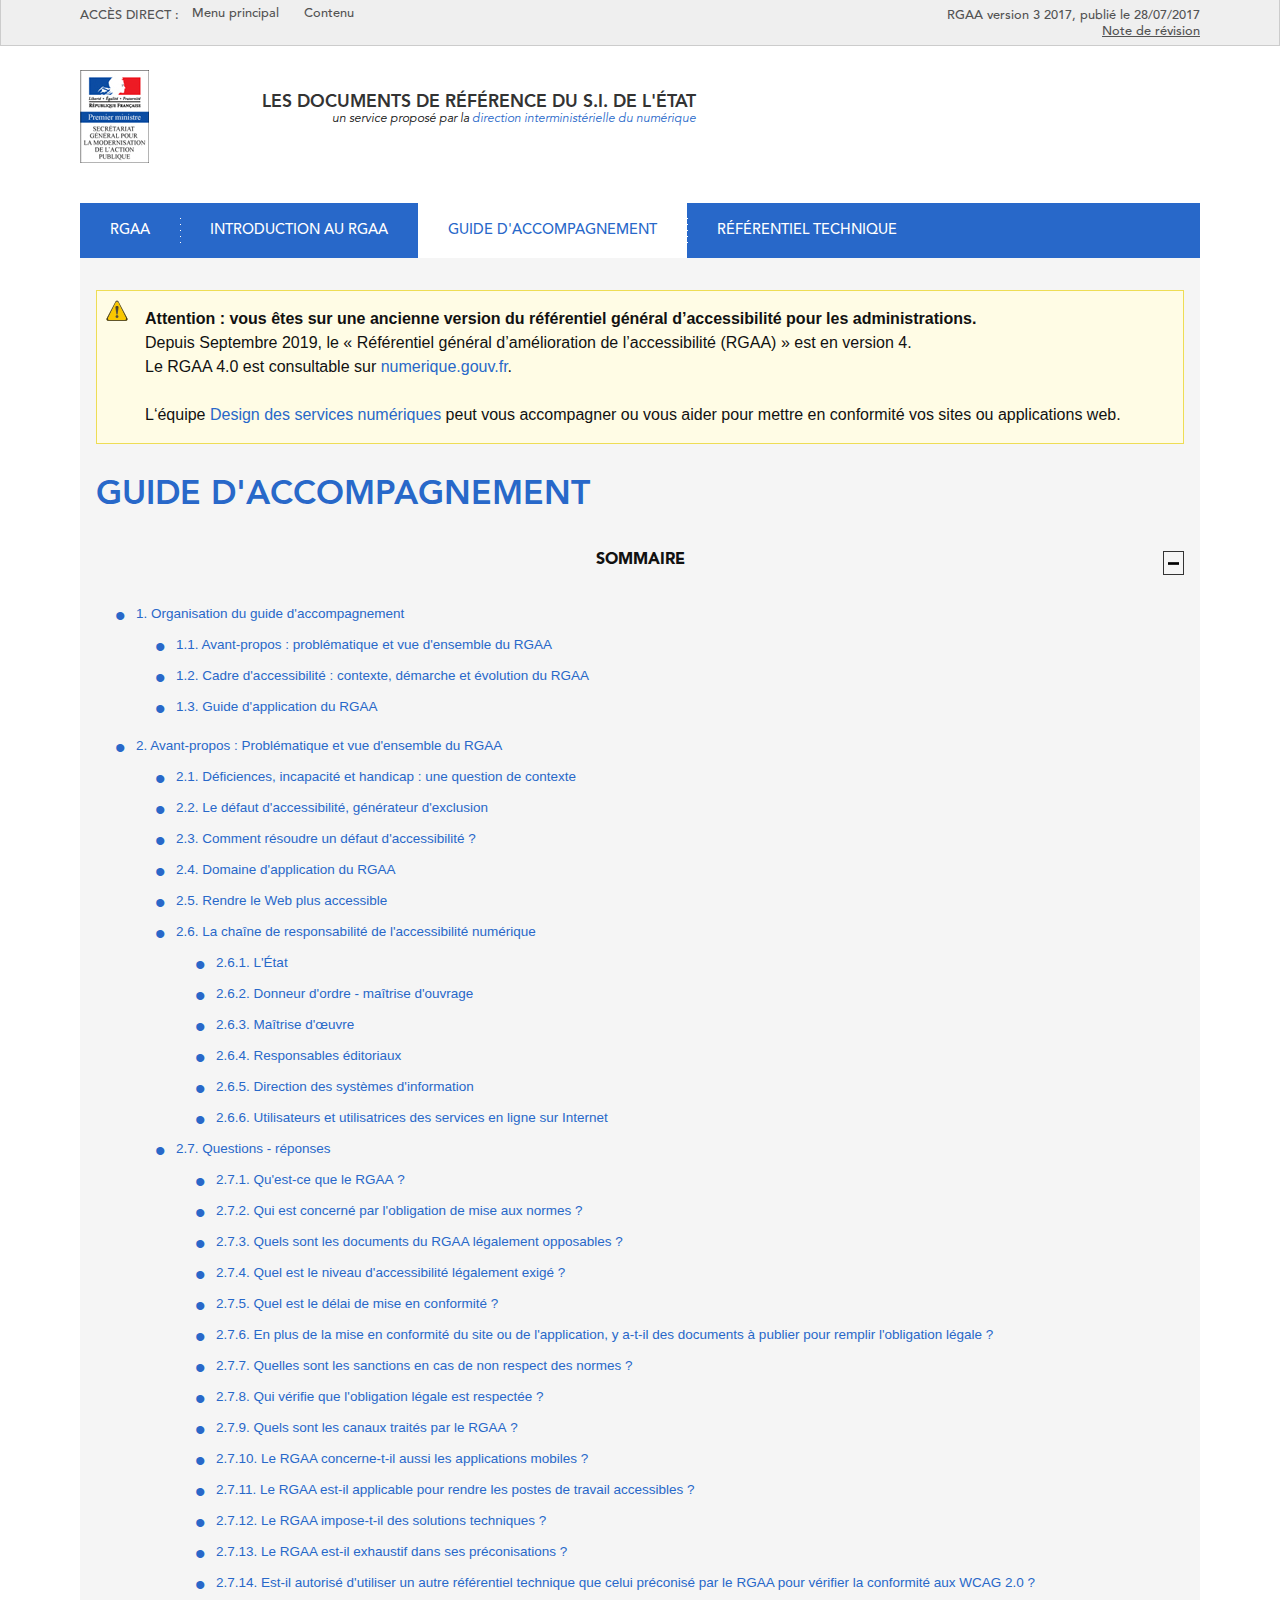
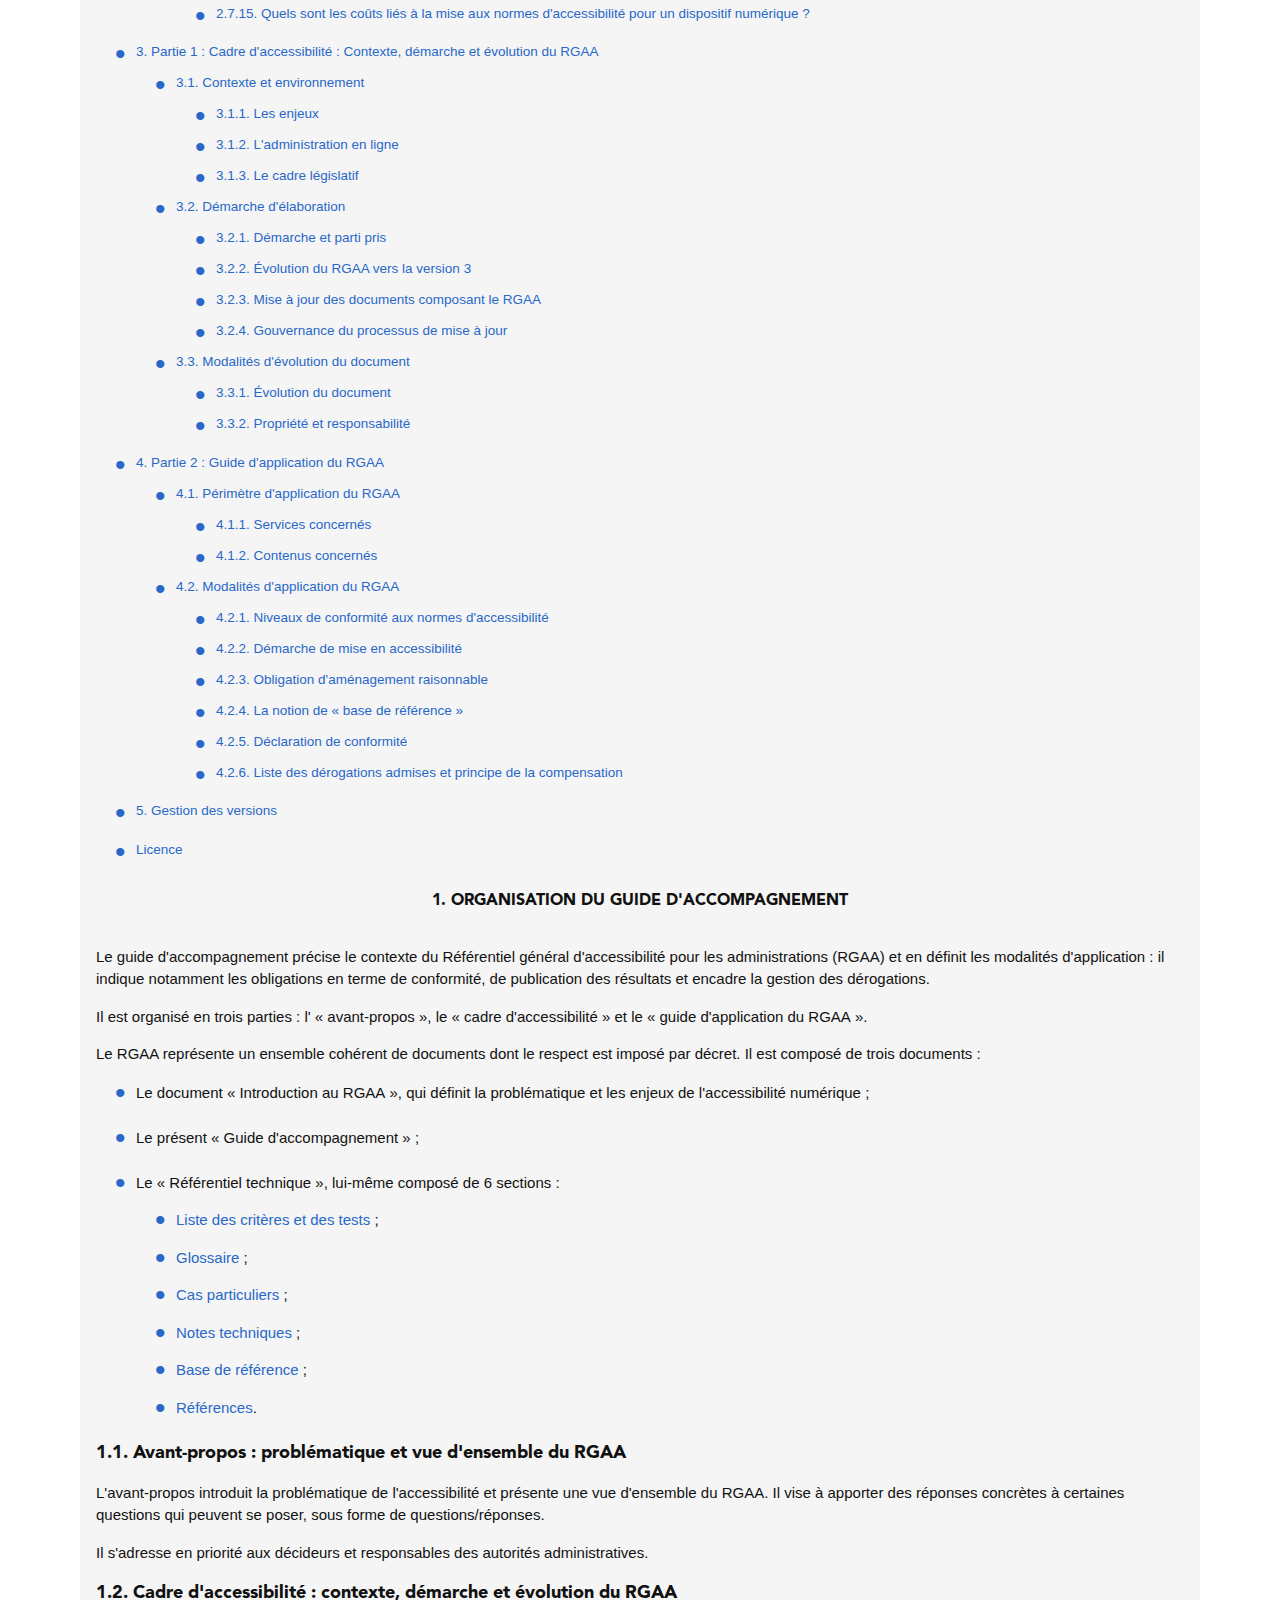
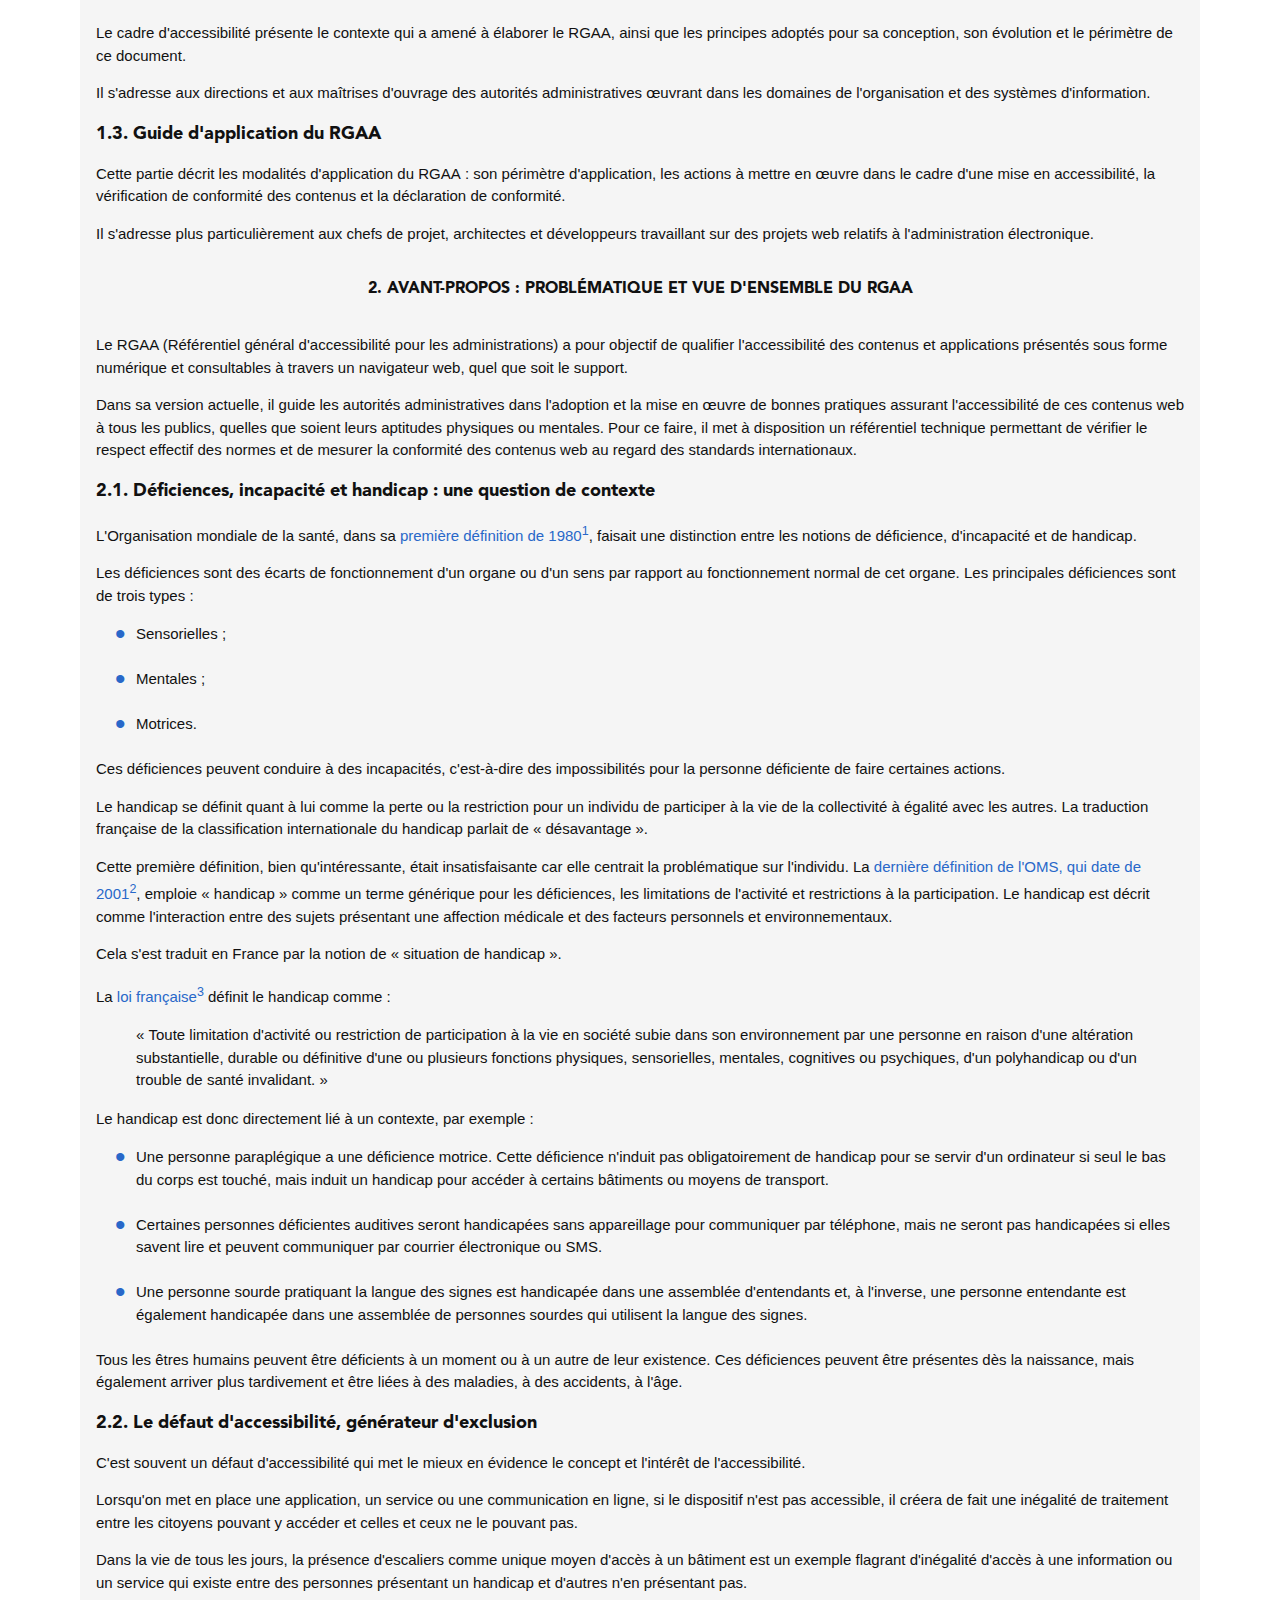
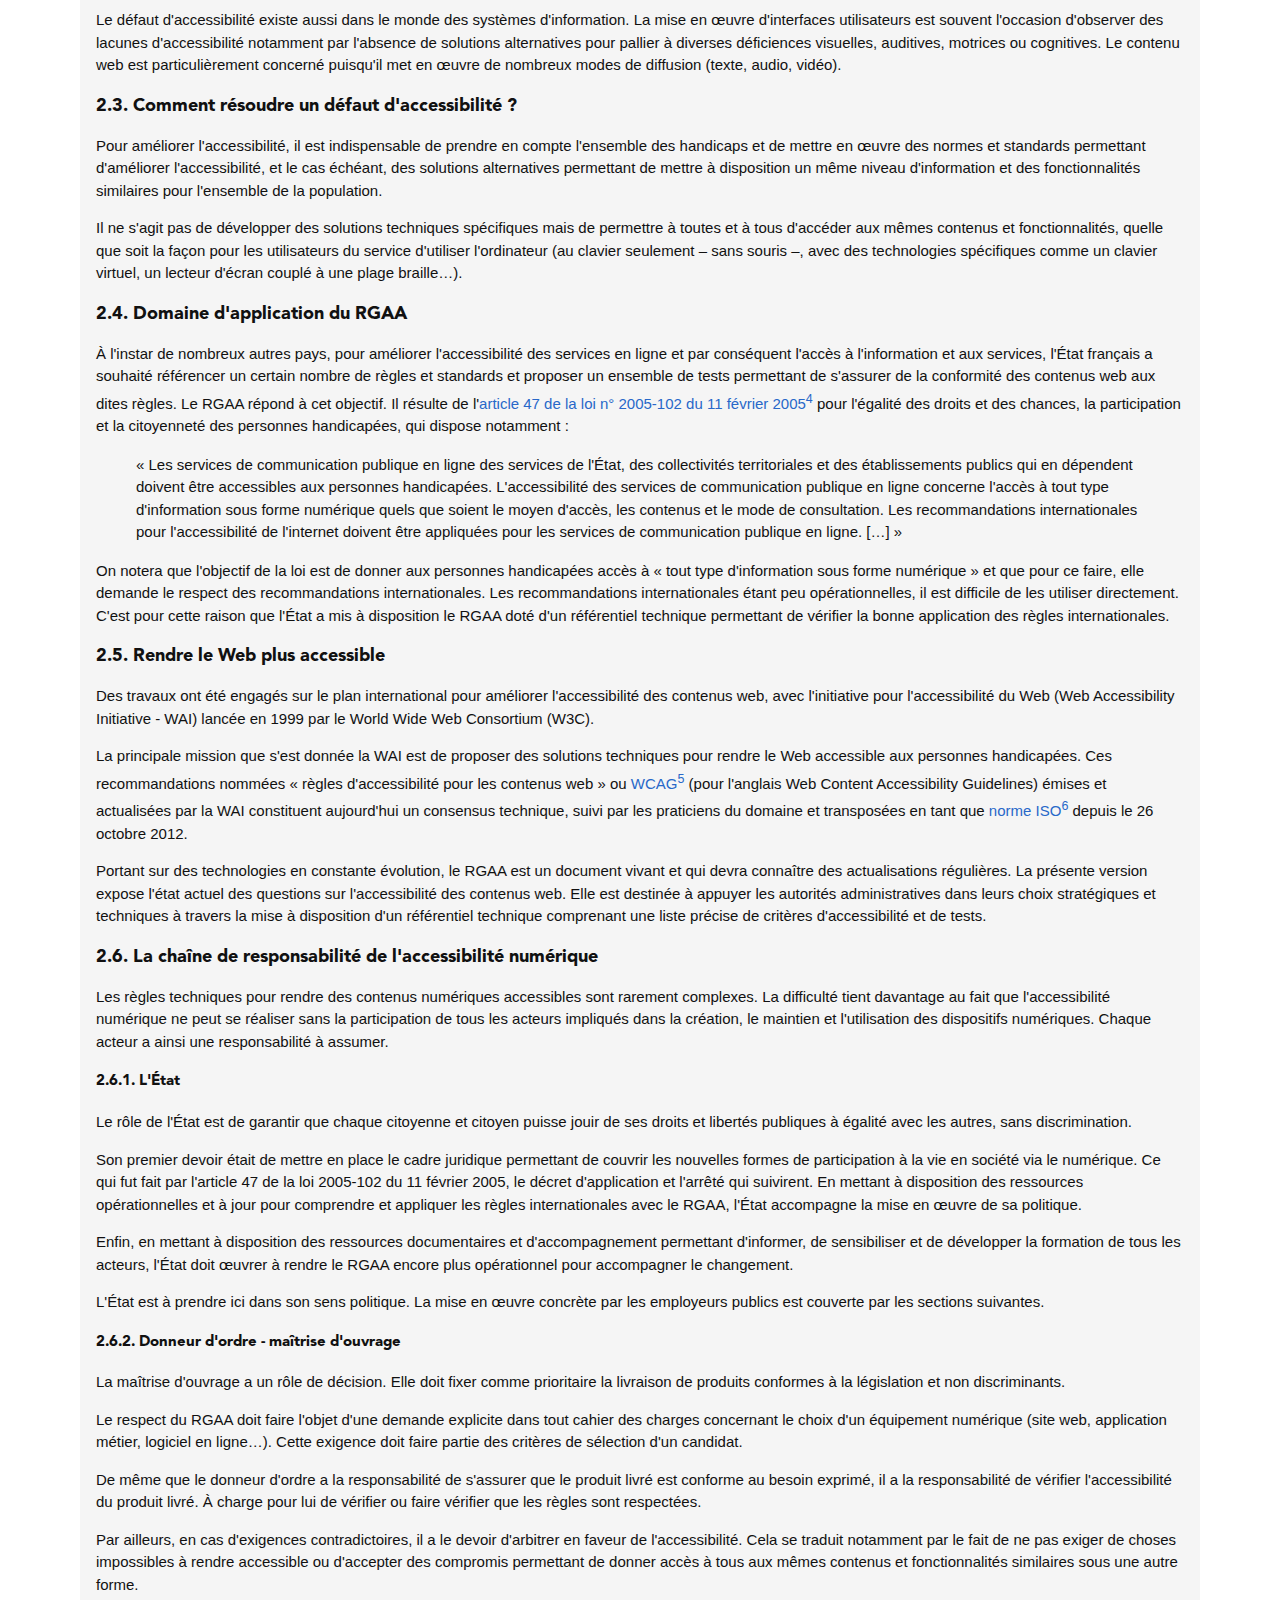
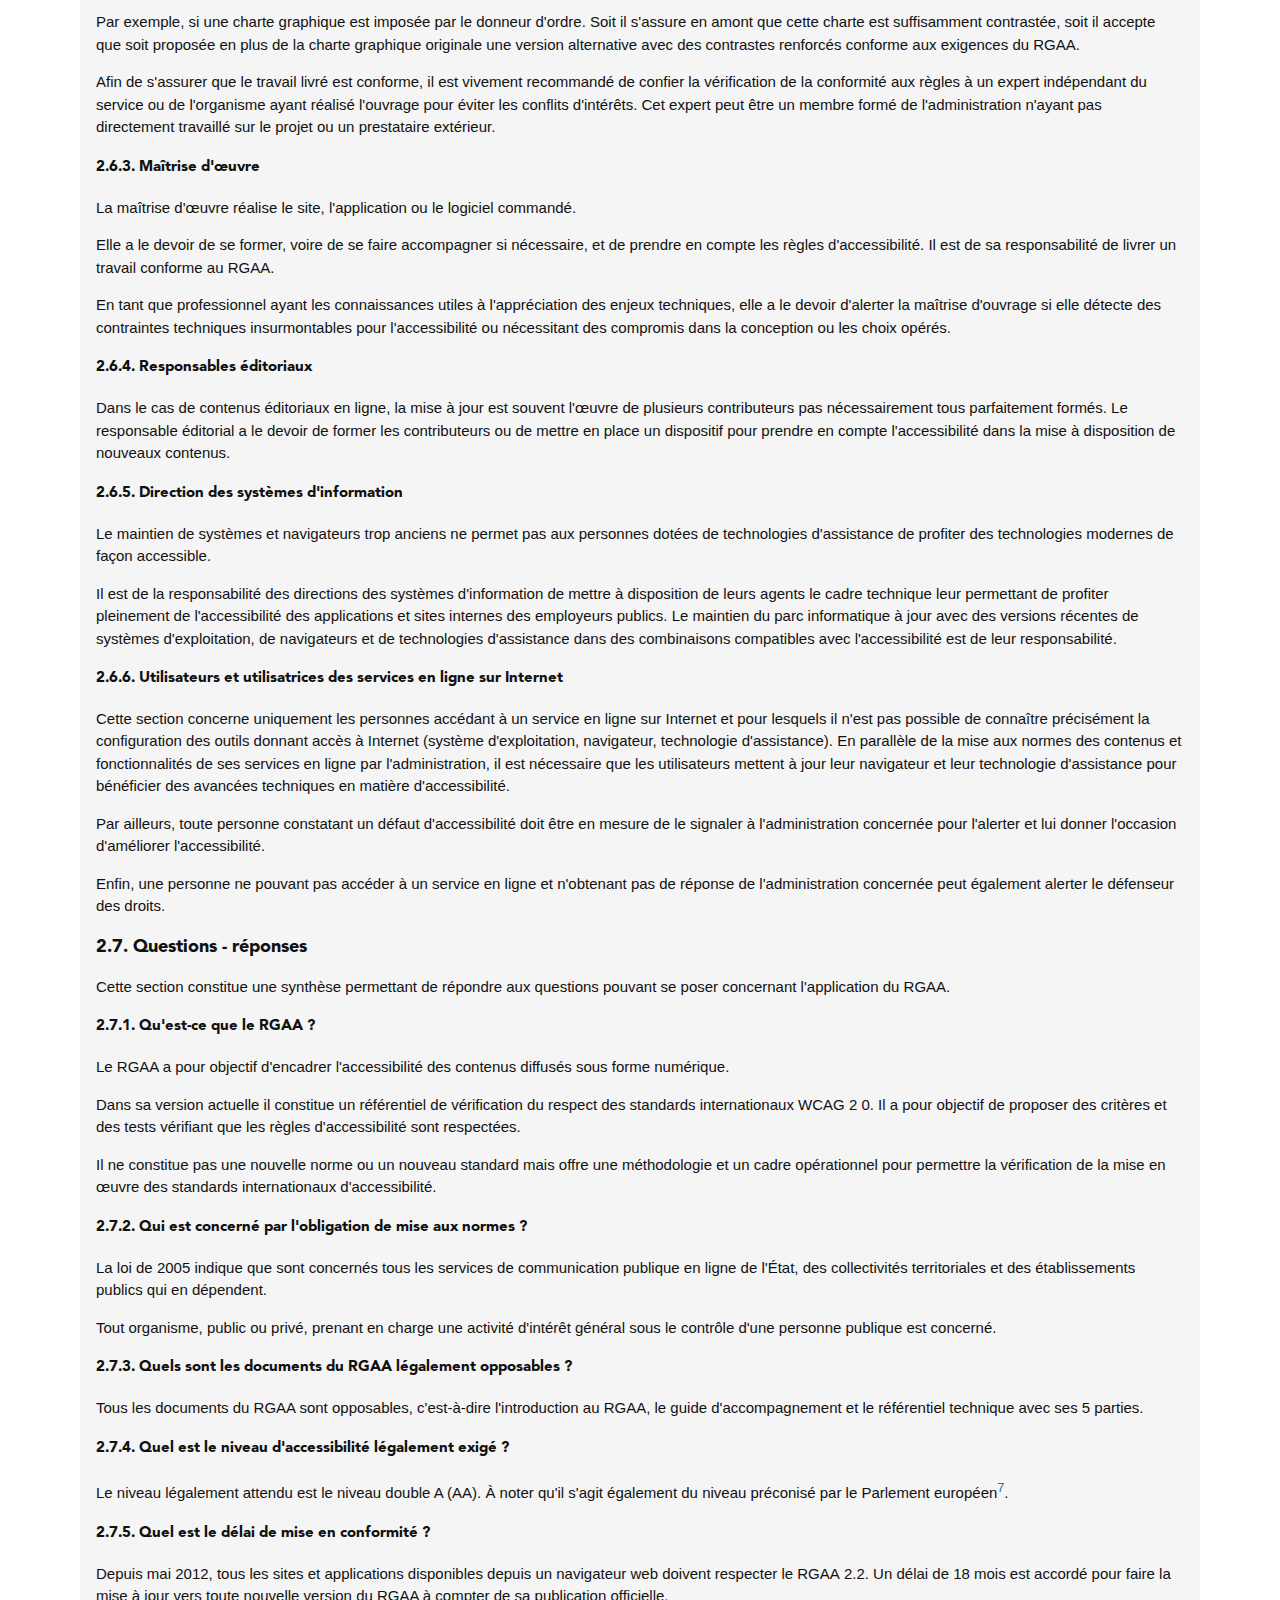
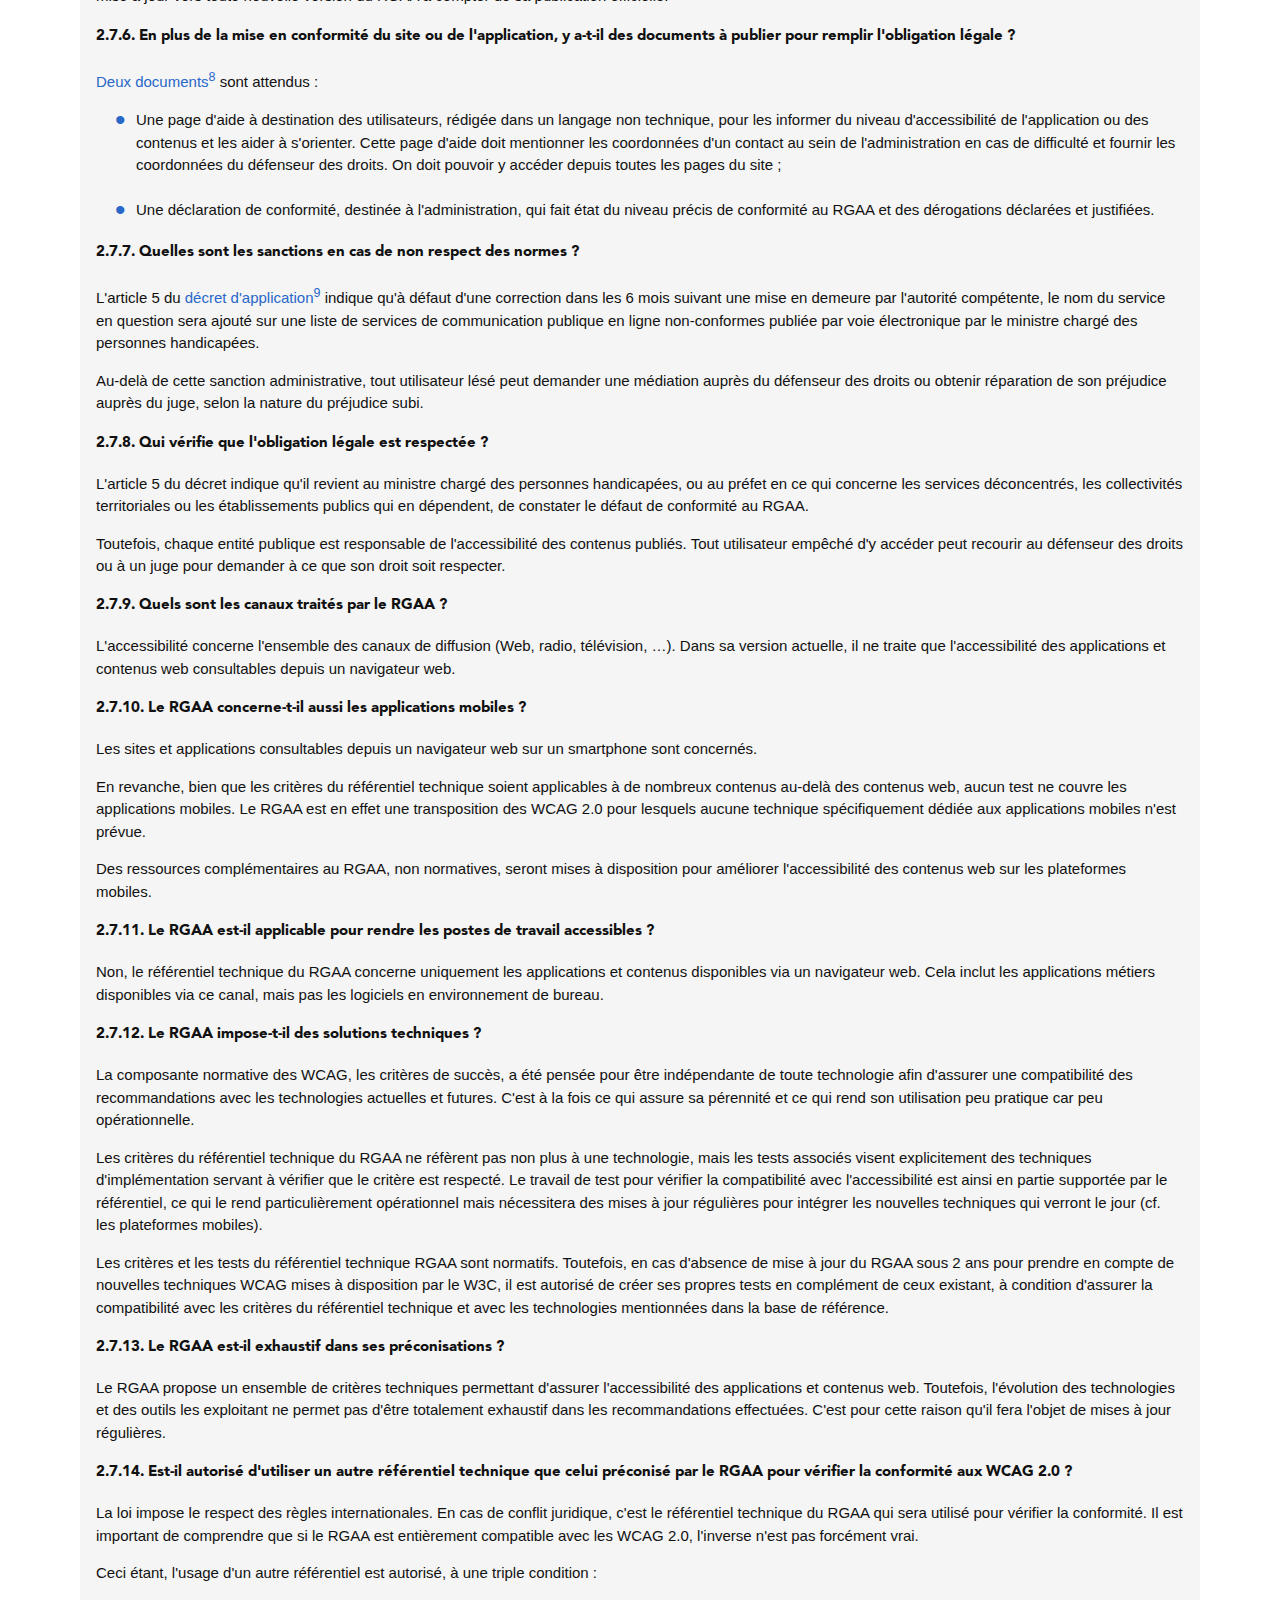
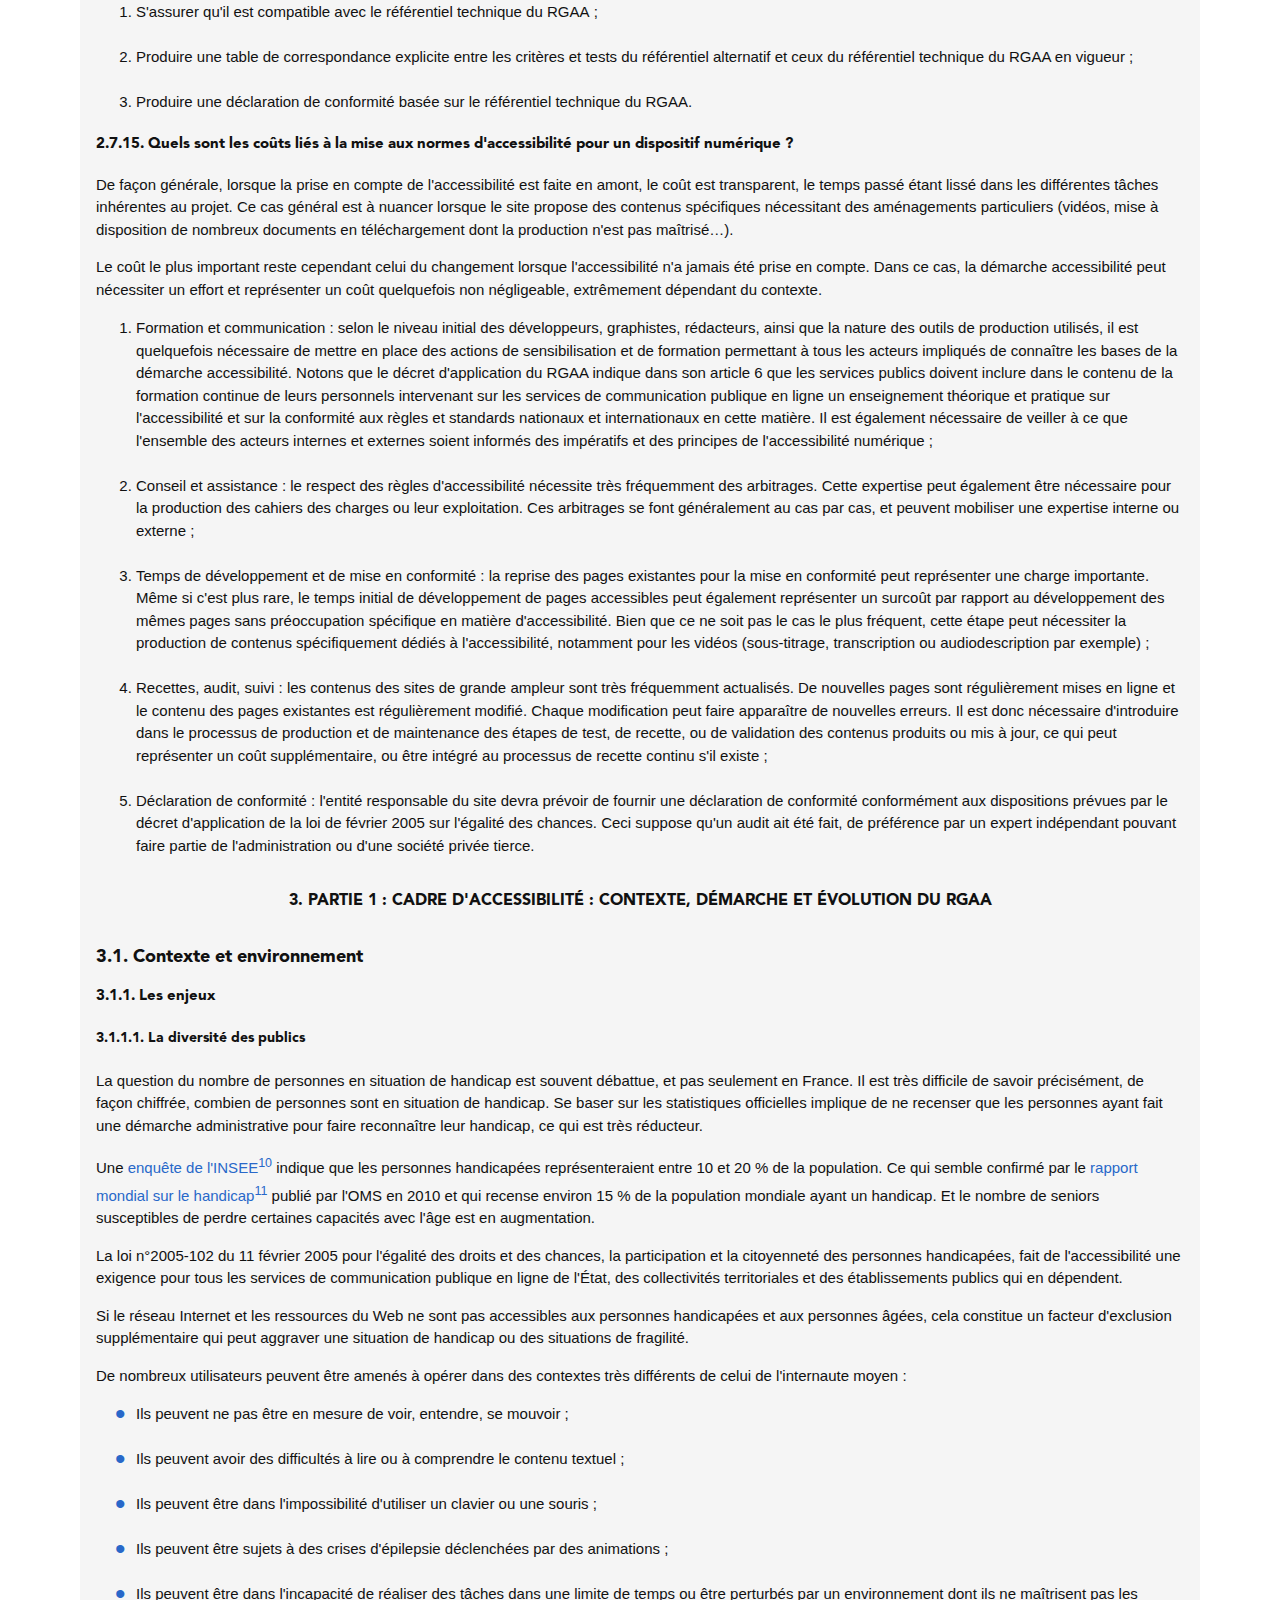
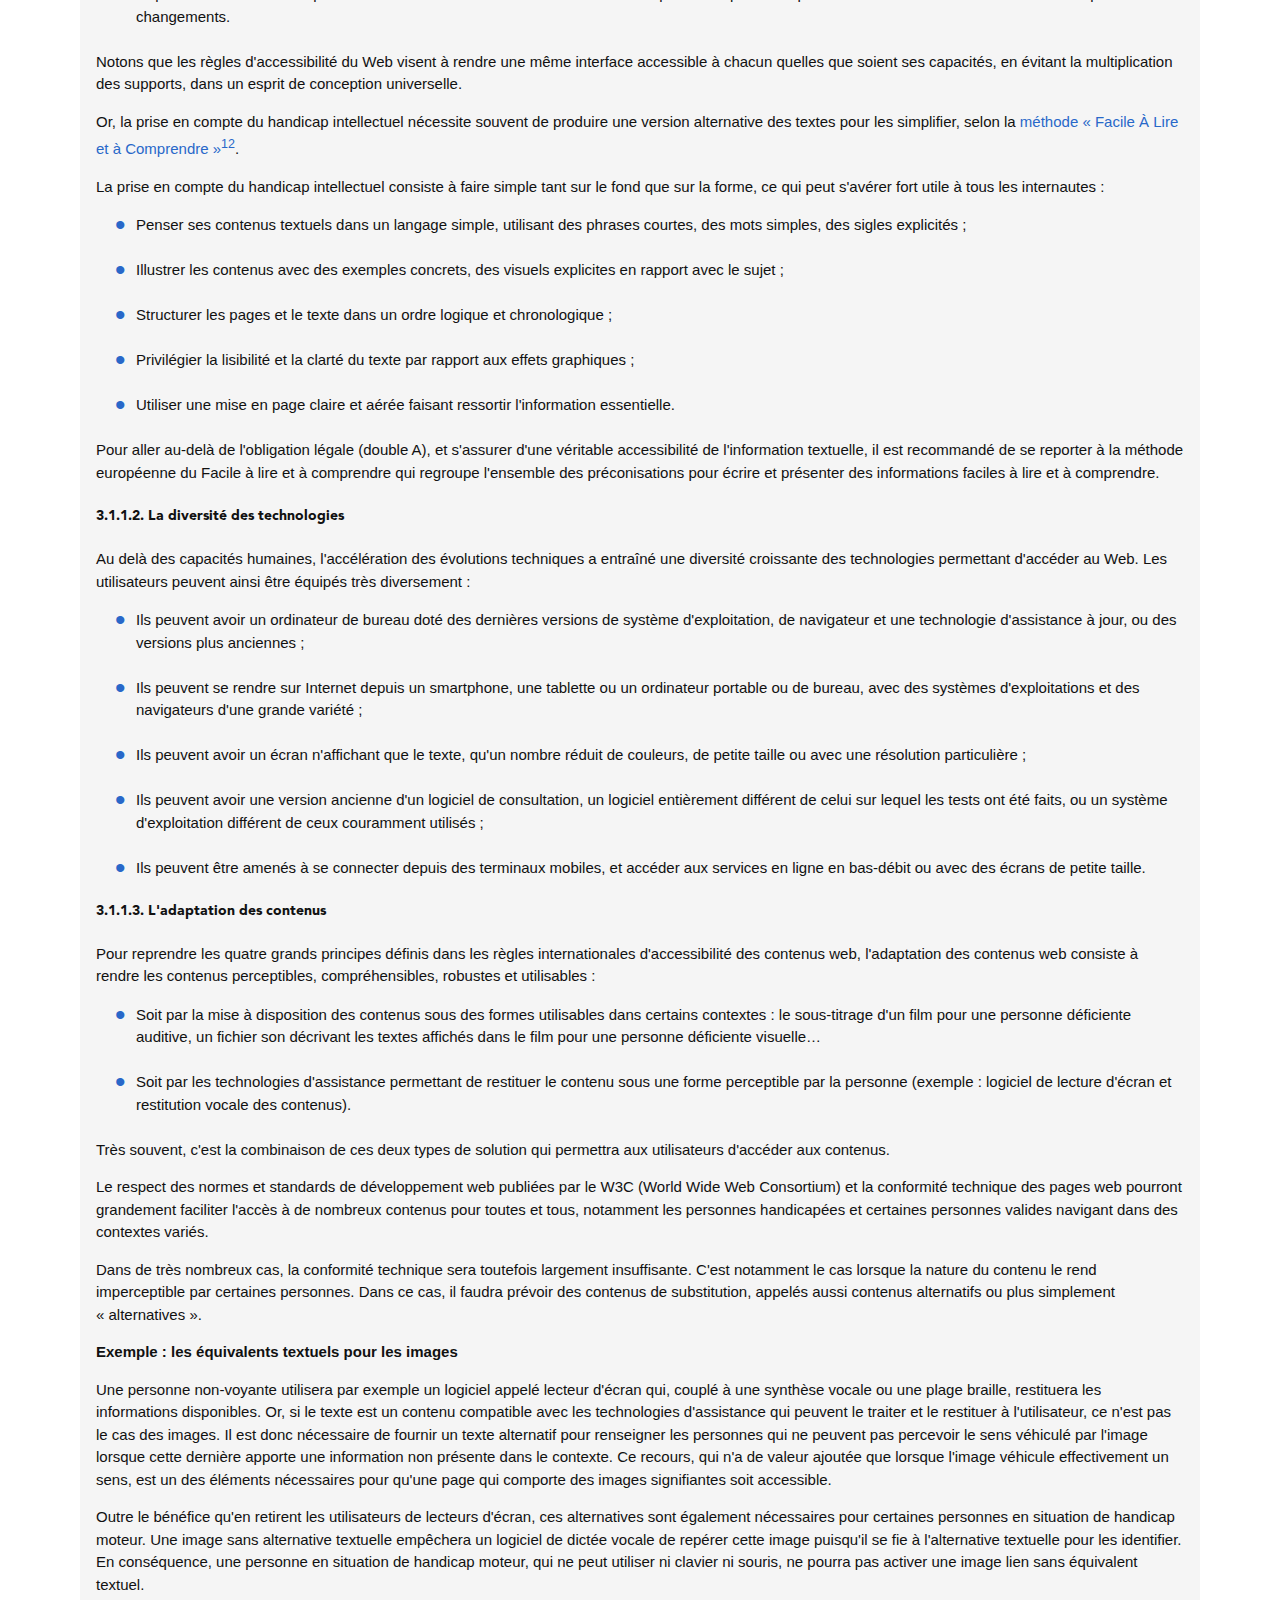
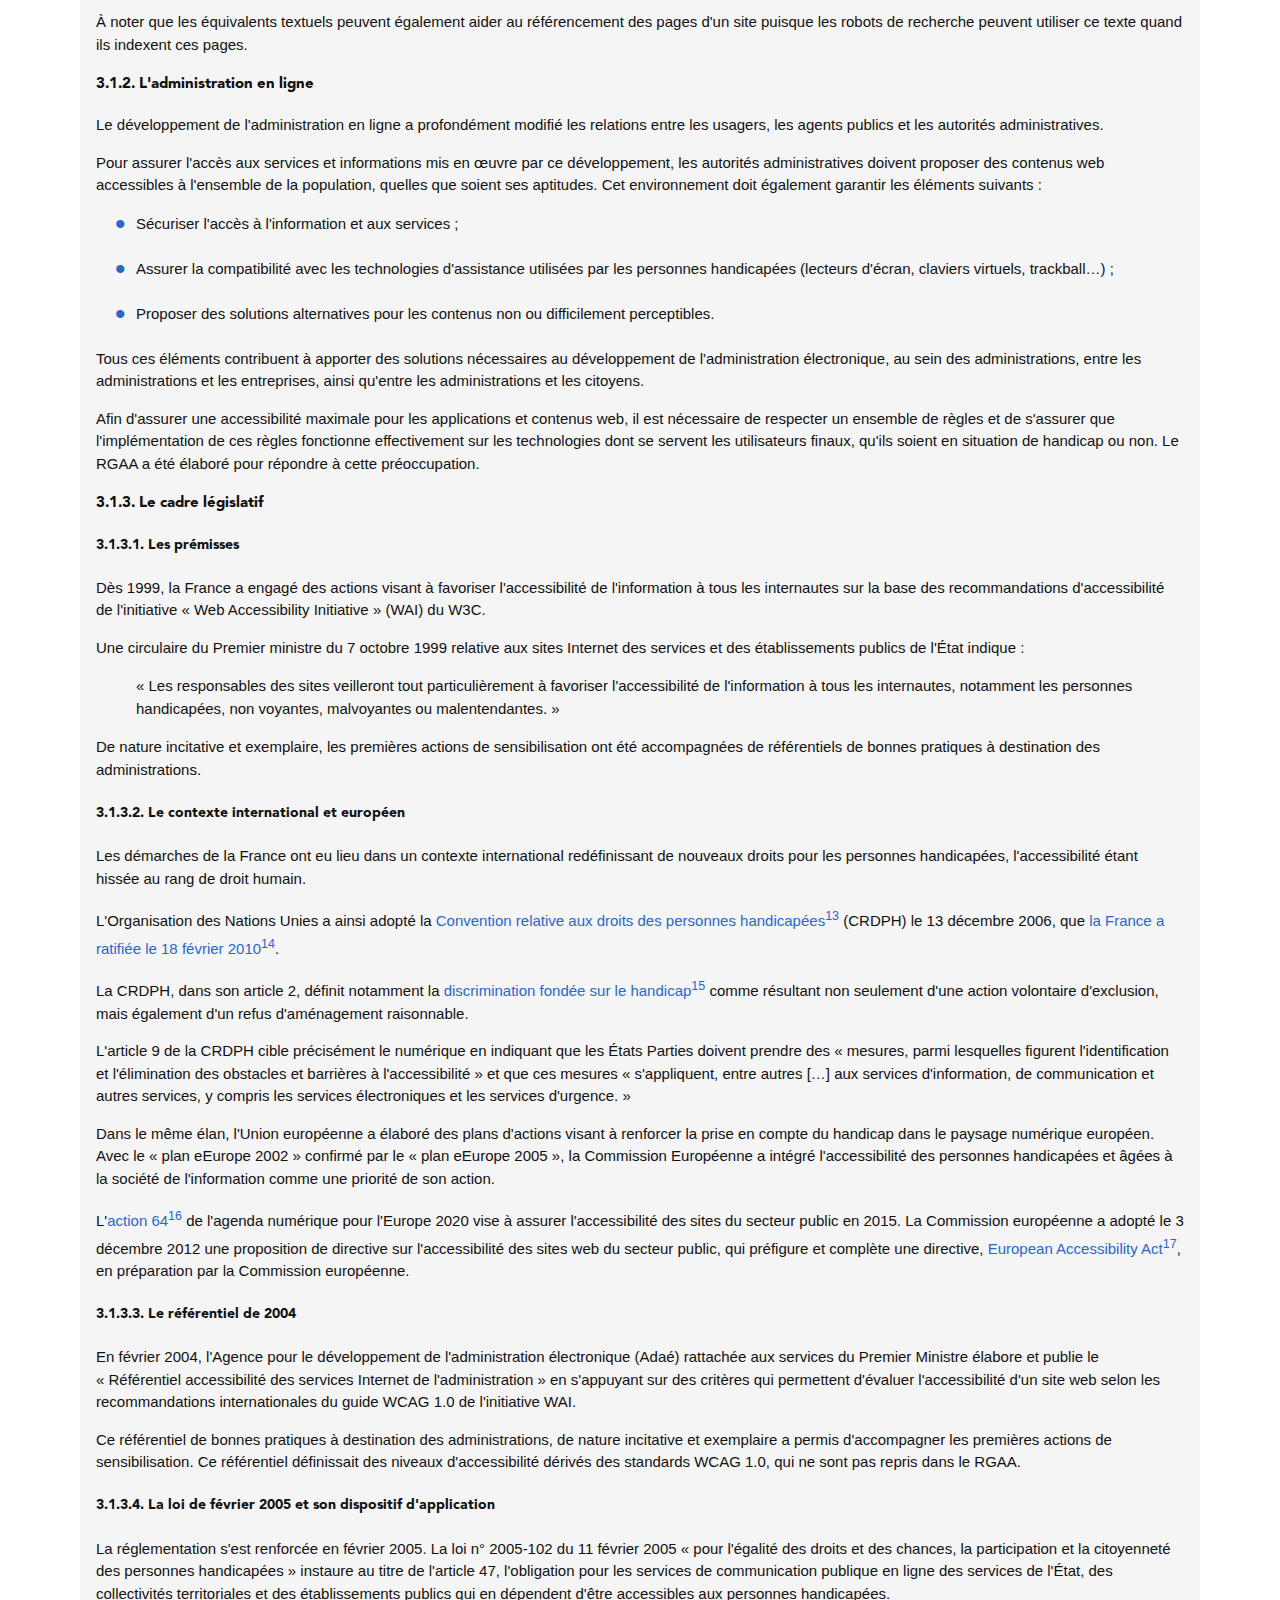
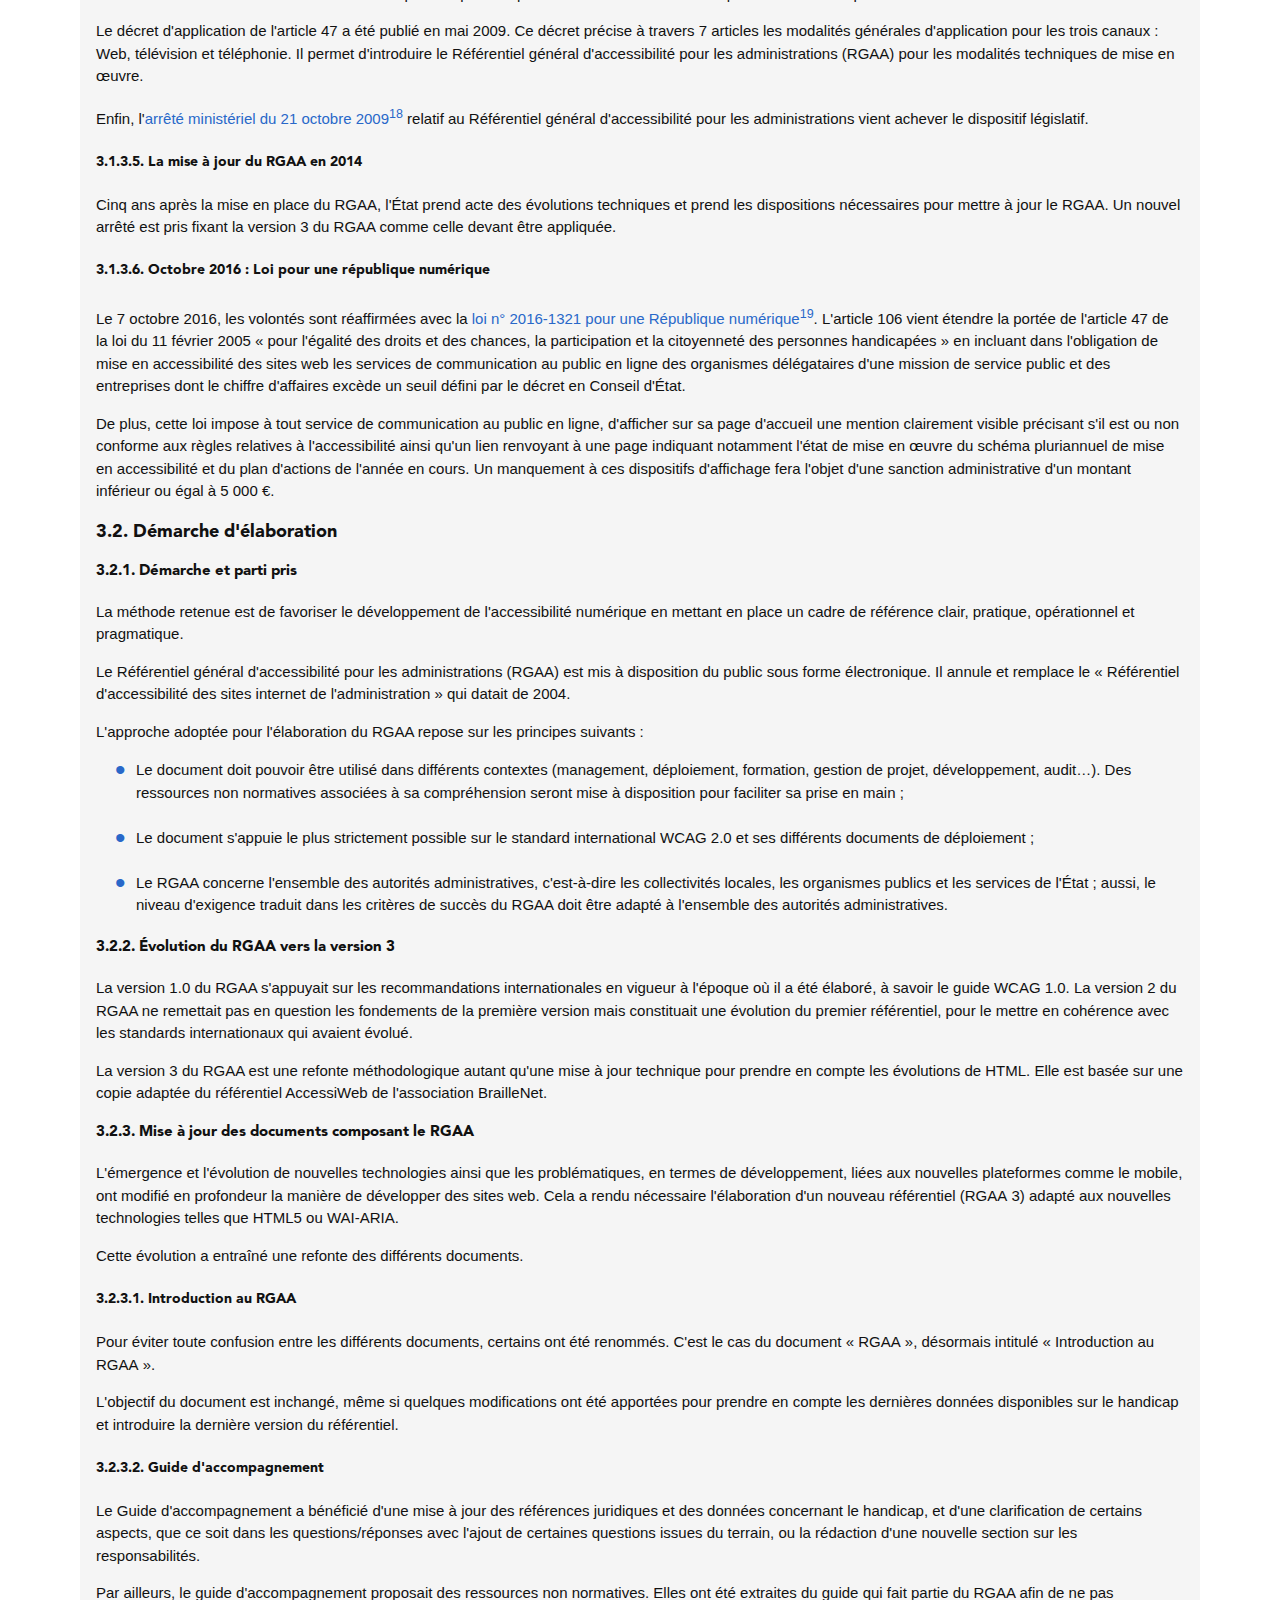
<file: guide-accompagnement-RGAA.html>
<!DOCTYPE html>
<html lang="fr">
  <head>
    <meta charset="utf-8">
    <title>Guide d'accompagnement - RGAA 3 2017 | Les documents de référence du S.I. de l'État</title>
    <meta content="Référentiel Général d'Accessibilité pour les Administrations, version 3 2017. Guide d'accompagnement." name="description" />
    <meta content="Accessibilité, RGAA, RGAA 3 2017, Référentiel Général d'Accessibilité pour les Administrations, Guide d'accompagnement" name="keywords" />
    <meta content="3 2017" name="version" />
    <meta name="viewport" content="width=device-width" />
    <link rel="stylesheet" media="all" href="css/rgaa.main.css" />
    <link rel="shortcut icon" href="/sites/default/files/marianne_0.ico" type="image/vnd.microsoft.icon">
  </head>
  <body>
  	<div class="skiplinks">
  		<div class="inside">
		    <p>Accès direct&nbsp;:</p>
		    <ul>
		      <li><a href="#menu">Menu principal</a></li>
		      <li><a href="#main">Contenu</a></li>
		    </ul>
				<p class="version">RGAA version 3 2017, publié le 28/07/2017 <a href="changelog.html">Note de révision</a></p>
			</div>
  	</div>
    <div class="rgaa-header">
      <header role="banner" class="main-header">
        <p class="img"><a title="Retour à l'accueil, Secrétariat Général pour la modernisation de l'action publique, Premier ministre, République Française" href="../"><img width="69" height="93" class="sgmap-logo" src="img/modernisation-logo.jpg" alt="Retour à l'accueil, Secrétariat Général pour la modernisation de l'action publique, Premier ministre, République Française" /></a></p>
        <p class="slogan">Les documents de référence du S.I. de l'État
          <span class="ss-titre">un service proposé par la <a href="https://numerique.gouv.fr/">direction interministérielle du numérique</a></span></p>
        </header>
	    <nav id="menu" role="navigation" aria-label="menu principal">
	      <ul>
 	        <li><a href=".">RGAA</a></li>
	        <li><a href="introduction-RGAA.html">Introduction au RGAA</a></li>
	        <li><a href="guide-accompagnement-RGAA.html" class="active" title="Guide d'accompagnement, page active">Guide d'accompagnement</a></li>
	        <li><a href="criteres.html">Référentiel technique</a></li>
	      </ul>
	    </nav>
    </div>


		<div id="wrapper">
	<section aria-labelledby="main-title">
<main id="main" role="main">
  <div class="warning">
    <strong>Attention : vous êtes sur une ancienne version du référentiel général d’accessibilité pour les administrations.</strong><br>
    Depuis Septembre 2019, le « Référentiel général d’amélioration de l’accessibilité (RGAA) » est en version 4.<br>
    Le RGAA 4.0 est consultable sur <a href="https://www.numerique.gouv.fr/publications/rgaa-accessibilite/">numerique.gouv.fr</a>.
    <br><br>L‘équipe <a href="https://design.numerique.gouv.fr">Design des services numériques</a> peut vous accompagner ou vous aider pour mettre en conformité vos sites ou applications web. 
  </div>
  
  <h1 id="main-title">Guide d'accompagnement</h1>
 <aside id="sommaire">
  <h2 id="titre-sommaire">Sommaire</h2>
  <ul id="list-sommaire">
    <li><a href="#Organisation-du-guide-d-accompagnement">1. Organisation du guide d'accompagnement</a>
      <ul>
        <li><a href="#Avant-propos-problematique-et-vue-d-ensemble-du-RGAA">1.1. Avant-propos&nbsp;: problématique et vue d'ensemble du RGAA</a></li>
        <li><a href="#Cadre-d-accessibilite-contexte-demarche-et-evolution-du-RGAA">1.2. Cadre d'accessibilité&nbsp;: contexte, démarche et évolution du RGAA</a></li>
        <li><a href="#Guide-d-application-du-RGAA">1.3. Guide d'application du RGAA</a></li>
      </ul>
    </li>
    <li><a href="#Avant-propos-Problematique-et-vue-d-ensemble-du-RGAA">2. Avant-propos&nbsp;: Problématique et vue d'ensemble du RGAA</a>
      <ul>
        <li><a href="#Deficiences-incapacite-et-handicap-une-question-de-contexte">2.1. Déficiences, incapacité et handicap&nbsp;: une question de contexte</a></li>
        <li><a href="#Le-defaut-d-accessibilite-generateur-d-exclusion">2.2. Le défaut d'accessibilité, générateur d'exclusion</a></li>
        <li><a href="#Comment-resoudre-un-defaut-d-accessibilite">2.3. Comment résoudre un défaut d'accessibilité&nbsp;?</a></li>
        <li><a href="#Domaine-d-application-du-RGAA">2.4. Domaine d'application du RGAA</a></li>
        <li><a href="#Rendre-le-Web-plus-accessible">2.5. Rendre le Web plus accessible</a></li>
        <li><a href="#La-chaine-de-responsabilite-de-l-accessibilite-numerique">2.6. La chaîne de responsabilité de l'accessibilité numérique</a>
          <ul>
            <li><a href="#L-Etat">2.6.1. L'État</a></li>
            <li><a href="#Donneur-d-ordre---maitrise-d-ouvrage">2.6.2. Donneur d'ordre - maîtrise d'ouvrage</a></li>
            <li><a href="#Maitrise-d-oeuvre">2.6.3. Maîtrise d'&oelig;uvre</a></li>
            <li><a href="#Responsables-editoriaux">2.6.4. Responsables éditoriaux</a></li>
            <li><a href="#Direction-des-systemes-d-information">2.6.5. Direction des systèmes d'information</a></li>
            <li><a href="#Utilisateurs-et-utilisatrices-des-services-en-ligne-sur-Internet">2.6.6. Utilisateurs et utilisatrices des services en ligne sur Internet</a></li>
          </ul>
        </li>
        <li><a href="#Questions--reponses">2.7. Questions - réponses</a>
          <ul>
              <li><a href="#Qu-est-ce-que-le-RGAA">2.7.1. Qu'est-ce que le RGAA&nbsp;?</a></li>
              <li><a href="#Qui-est-concerne-par-l-obligation-de-mise-aux-normes">2.7.2. Qui est concerné par l'obligation de mise aux normes&nbsp;?</a></li>
              <li><a href="#Quels-sont-les-documents-du-RGAA-legalement-opposables">2.7.3. Quels sont les documents du RGAA légalement opposables&nbsp;?</a></li>
              <li><a href="#Quel-est-le-niveau-d-accessibilite-legalement-exige">2.7.4. Quel est le niveau d'accessibilité légalement exigé&nbsp;?</a></li>
              <li><a href="#Quel-est-le-delai-de-mise-en-conformite">2.7.5. Quel est le délai de mise en conformité&nbsp;?</a></li>
              <li><a href="#En-plus-de-la-mise-en-conformite-du-site-ou-de-l-application-y-a-t-il-des-documents-à-publier-pour-remplir-l-obligation-legale">2.7.6. En plus de la mise en conformité du site ou de l'application, y a-t-il des documents à publier pour remplir l'obligation légale&nbsp;?</a></li>
              <li><a href="#Quelles-sont-les-sanctions-en-cas-de-non-respect-des-normes">2.7.7. Quelles sont les sanctions en cas de non respect des normes&nbsp;?</a></li>
              <li><a href="#Qui-verifie-que-l-obligation-legale-est-respectee">2.7.8. Qui vérifie que l'obligation légale est respectée&nbsp;?</a></li>
              <li><a href="#Quels-sont-les-canaux-traites-par-le-RGAA">2.7.9. Quels sont les canaux traités par le RGAA&nbsp;?</a></li>
              <li><a href="#Le-RGAA-concerne-t-il-aussi-les-applications-mobiles">2.7.10. Le RGAA concerne-t-il aussi les applications mobiles&nbsp;?</a></li>
              <li><a href="#Le-RGAA-est-il-applicable-pour-rendre-les-postes-de-travail-accessibles">2.7.11. Le RGAA est-il applicable pour rendre les postes de travail accessibles&nbsp;?</a></li>
              <li><a href="#Le-RGAA-impose-t-il-des-solutions-techniques">2.7.12. Le RGAA impose-t-il des solutions techniques&nbsp;?</a></li>
              <li><a href="#Le-RGAA-est-il-exhaustif-dans-ses-preconisations">2.7.13. Le RGAA est-il exhaustif dans ses préconisations&nbsp;?</a></li>
              <li><a href="#Est-il-autorise-d-utiliser-un-autre-referentiel-technique-que-celui-preconise-par-le-RGAA-pour-verifier-la-conformite-aux-WCAG">2.7.14. Est-il autorisé d'utiliser un autre référentiel technique que celui préconisé par le RGAA pour vérifier la conformité aux WCAG&nbsp;2.0&nbsp;?</a></li>
              <li><a href="#Quels-sont-les-couts-lies-à-la-mise-aux-normes-d-accessibilite-pour-un-dispositif-numerique">2.7.15. Quels sont les coûts liés à la mise aux normes d'accessibilité pour un dispositif numérique&nbsp;?</a></li>
          </ul>
        </li>
      </ul>
    </li>
    <li><a href="#Partie-1-Cadre-d-accessibilite-Contexte-demarche-et-evolution-du-RGAA">3. Partie 1&nbsp;: Cadre d'accessibilité&nbsp;: Contexte, démarche et évolution du RGAA</a>
      <ul>
        <li><a href="#Contexte-et-environnement">3.1. Contexte et environnement</a>
          <ul>
              <li><a href="#Les-enjeux">3.1.1. Les enjeux</a></li>
              <li><a href="#L-administration-en-ligne">3.1.2. L'administration en ligne</a></li>
              <li><a href="#Le-cadre-legislatif">3.1.3. Le cadre législatif</a></li>
          </ul>
        </li>
        <li><a href="#Demarche-d-elaboration">3.2. Démarche d'élaboration</a>
          <ul>
            <li><a href="#Demarche-et-parti-pris">3.2.1. Démarche et parti pris</a></li>
            <li><a href="#Evolution-du-RGAA-vers-la-version-3">3.2.2. Évolution du RGAA vers la version 3</a></li>
            <li><a href="#Mise-à-jour-des-documents-composant-le-RGAA">3.2.3. Mise à jour des documents composant le RGAA</a></li>
            <li><a href="#Gouvernance-du-processus-de-mise-à-jour">3.2.4. Gouvernance du processus de mise à jour</a></li>
          </ul>
        </li>
        <li><a href="#Modalites-d-evolution-du-document">3.3. Modalités d'évolution du document</a>
          <ul>
            <li><a href="#Evolution-du-document">3.3.1. Évolution du document</a></li>
            <li><a href="#Propriete-et-responsabilite">3.3.2. Propriété et responsabilité</a></li>
          </ul>
        </li>
      </ul>
    </li>
    <li><a href="#Partie-2-Guide-d-application-du-RGAA">4. Partie 2&nbsp;: Guide d'application du RGAA</a>
      <ul>
        <li><a href="#Perimetre-d-application-du-RGAA">4.1. Périmètre d'application du RGAA</a>
          <ul>
            <li><a href="#Services-concernes">4.1.1. Services concernés</a></li>
            <li><a href="#Contenus-concernes">4.1.2. Contenus concernés</a></li>
          </ul>
        </li>
        <li><a href="#Modalites-d-application-du-RGAA">4.2. Modalités d'application du RGAA</a>
          <ul>
            <li><a href="#Niveaux-de-conformite-aux-normes-d-accessibilite">4.2.1. Niveaux de conformité aux normes d'accessibilité</a></li>
            <li><a href="#Demarche-de-mise-en-accessibilite">4.2.2. Démarche de mise en accessibilité</a></li>
            <li><a href="#Obligation-d-amenagement-raisonnable">4.2.3. Obligation d'aménagement raisonnable</a></li>
            <li><a href="#La-notion-de-base-de-reference">4.2.4. La notion de «&nbsp;base de référence&nbsp;»</a></li>
            <li><a href="#Declaration-de-conformite">4.2.5. Déclaration de conformité</a></li>
            <li><a href="#Liste-des-derogations-admises-et-principe-de-la-compensation">4.2.6. Liste des dérogations admises et principe de la compensation</a></li>
          </ul>
        </li>
      </ul>
    </li>
    <li><a href="#Gestion-des-versions">5. Gestion des versions</a></li>
    <li><a href="#Licence">Licence</a></li>
  </ul>
 </aside>

 <h2 id="Organisation-du-guide-d-accompagnement">1. Organisation du guide d'accompagnement</h2>
    <p>Le guide d'accompagnement précise le contexte du Référentiel général d'accessibilité pour les administrations (RGAA) et en définit les modalités d'application&nbsp;: il indique notamment les obligations en terme de conformité, de publication des résultats et encadre la gestion des dérogations.</p>
    <p>Il est organisé en trois parties&nbsp;: l' «&nbsp;avant-propos&nbsp;», le «&nbsp;cadre d'accessibilité&nbsp;» et le «&nbsp;guide d'application du RGAA&nbsp;».</p>
    <p>Le RGAA représente un ensemble cohérent de documents dont le respect est imposé par décret. Il est composé de trois documents&nbsp;:</p>
    <ul>
      <li>Le document «&nbsp;Introduction au RGAA&nbsp;», qui définit la problématique et les enjeux de l'accessibilité numérique&nbsp;;</li>
      <li>Le présent «&nbsp;Guide d'accompagnement&nbsp;»&nbsp;;</li>
      <li>Le «&nbsp;Référentiel technique&nbsp;», lui-même composé de 6 sections&nbsp;:
        <ul>
          <li><a href="criteres.html">Liste des critères et des tests</a>&nbsp;;</li>
          <li><a href="glossaire.html">Glossaire</a>&nbsp;;</li>
          <li><a href="cas-particuliers.html">Cas particuliers</a>&nbsp;;</li>
          <li><a href="notes-techniques.html">Notes techniques</a>&nbsp;;</li>
          <li><a href="base-de-reference.html">Base de référence</a>&nbsp;;</li>
          <li><a href="references.html">Références</a>.</li>
        </ul>
      </li>
    </ul>



  <h3 id="Avant-propos-problematique-et-vue-d-ensemble-du-RGAA">1.1. Avant-propos&nbsp;: problématique et vue d'ensemble du RGAA</h3>

    <p>L'avant-propos introduit la problématique de l'accessibilité et présente une vue d'ensemble du RGAA. Il vise à apporter des réponses concrètes à certaines questions qui peuvent se poser, sous forme de questions/réponses.</p>
    <p>Il s'adresse en priorité aux décideurs et responsables des autorités administratives.</p>



  <h3 id="Cadre-d-accessibilite-contexte-demarche-et-evolution-du-RGAA">1.2. Cadre d'accessibilité&nbsp;: contexte, démarche et évolution du RGAA</h3>

    <p>Le cadre d'accessibilité présente le contexte qui a amené à élaborer le RGAA, ainsi que les principes adoptés pour sa conception, son évolution et le périmètre de ce document.</p>
    <p>Il s'adresse aux directions et aux maîtrises d'ouvrage des autorités administratives œuvrant dans les domaines de l'organisation et des systèmes d'information.</p>



  <h3 id="Guide-d-application-du-RGAA">1.3. Guide d'application du RGAA</h3>

    <p>Cette partie décrit les modalités d'application du RGAA&nbsp;: son périmètre d'application, les actions à mettre en œuvre dans le cadre d'une mise en accessibilité, la vérification de conformité des contenus et la déclaration de conformité.</p>
    <p>Il s'adresse plus particulièrement aux chefs de projet, architectes et développeurs travaillant sur des projets web relatifs à l'administration électronique.</p>



  <h2 id="Avant-propos-Problematique-et-vue-d-ensemble-du-RGAA">2. Avant-propos&nbsp;: Problématique et vue d'ensemble du RGAA</h2>

    <p>Le RGAA (Référentiel général d'accessibilité pour les administrations) a pour objectif de qualifier l'accessibilité des contenus et applications présentés sous forme numérique et consultables à travers un navigateur web, quel que soit le support.</p>
    <p>Dans sa version actuelle, il guide les autorités administratives dans l'adoption et la mise en œuvre de bonnes pratiques assurant l'accessibilité de ces contenus web à tous les publics, quelles que soient leurs aptitudes physiques ou mentales. Pour ce faire, il met à disposition un référentiel technique permettant de vérifier le respect effectif des normes et de mesurer la conformité des contenus web au regard des standards internationaux.</p>



  <h3 id="Deficiences-incapacite-et-handicap-une-question-de-contexte">2.1. Déficiences, incapacité et handicap&nbsp;: une question de contexte</h3>

    <p>L'Organisation mondiale de la santé, dans sa <a id="body-ftn1" href="#ftn1">première définition de 1980<sup aria-hidden="true">1</sup></a>, faisait une distinction entre les notions de déficience, d'incapacité et de handicap.</p>
    <p>Les déficiences sont des écarts de fonctionnement d'un organe ou d'un sens par rapport au fonctionnement normal de cet organe. Les principales déficiences sont de trois types&nbsp;:</p>
    <ul>
      <li>Sensorielles&nbsp;;</li>
      <li>Mentales&nbsp;;</li>
      <li>Motrices.</li>
    </ul>
    <p>Ces déficiences peuvent conduire à des incapacités, c'est-à-dire des impossibilités pour la personne déficiente de faire certaines actions.</p>
    <p>Le handicap se définit quant à lui comme la perte ou la restriction pour un individu de participer à la vie de la collectivité à égalité avec les autres. La traduction française de la classification internationale du handicap parlait de «&nbsp;désavantage&nbsp;».</p>
    <p>Cette première définition, bien qu'intéressante, était insatisfaisante car elle centrait la problématique sur l'individu. La <a id="body-ftn2" href="#ftn2">dernière définition de l'OMS, qui date de 2001<sup aria-hidden="true">2</sup></a>, emploie «&nbsp;handicap&nbsp;» comme un terme générique pour les déficiences, les limitations de l'activité et restrictions à la participation. Le handicap est décrit comme l'interaction entre des sujets présentant une affection médicale et des facteurs personnels et environnementaux.</p>
    <p>Cela s'est traduit en France par la notion de «&nbsp;situation de handicap&nbsp;».</p>
    <p>La <a id="body-ftn3" href="#ftn3">loi française<sup aria-hidden="true">3</sup></a> définit le handicap comme&nbsp;:</p>
    <blockquote>
      <p>«&nbsp;Toute limitation d'activité ou restriction de participation à la vie en société subie dans son environnement par une personne en raison d'une altération substantielle, durable ou définitive d'une ou plusieurs fonctions physiques, sensorielles, mentales, cognitives ou psychiques, d'un polyhandicap ou d'un trouble de santé invalidant.&nbsp;»</p>
    </blockquote>
    <p>Le handicap est donc directement lié à un contexte, par exemple&nbsp;:</p>
    <ul>
      <li>Une personne paraplégique a une déficience motrice. Cette déficience n'induit pas obligatoirement de handicap pour se servir d'un ordinateur si seul le bas du corps est touché, mais induit un handicap pour accéder à certains bâtiments ou moyens de transport.</li>
      <li>Certaines personnes déficientes auditives seront handicapées sans appareillage pour communiquer par téléphone, mais ne seront pas handicapées si elles savent lire et peuvent communiquer par courrier électronique ou SMS.</li>
      <li>Une personne sourde pratiquant la langue des signes est handicapée dans une assemblée d'entendants et, à l'inverse, une personne entendante est également handicapée dans une assemblée de personnes sourdes qui utilisent la langue des signes.</li>
    </ul>
    <p>Tous les êtres humains peuvent être déficients à un moment ou à un autre de leur existence. Ces déficiences peuvent être présentes dès la naissance, mais également arriver plus tardivement et être liées à des maladies, à des accidents, à l'âge.</p>




  <h3 id="Le-defaut-d-accessibilite-generateur-d-exclusion">2.2. Le défaut d'accessibilité, générateur d'exclusion</h3>

    <p>C'est souvent un défaut d'accessibilité qui met le mieux en évidence le concept et l'intérêt de l'accessibilité.</p>
    <p>Lorsqu'on met en place une application, un service ou une communication en ligne, si le dispositif n'est pas accessible, il créera de fait une inégalité de traitement entre les citoyens pouvant y accéder et celles et ceux ne le pouvant pas.</p>
    <p>Dans la vie de tous les jours, la présence d'escaliers comme unique moyen d'accès à un bâtiment est un exemple flagrant d'inégalité d'accès à une information ou un service qui existe entre des personnes présentant un handicap et d'autres n'en présentant pas.</p>
    <p>Le défaut d'accessibilité existe aussi dans le monde des systèmes d'information. La mise en œuvre d'interfaces utilisateurs est souvent l'occasion d'observer des lacunes d'accessibilité notamment par l'absence de solutions alternatives pour pallier à diverses déficiences visuelles, auditives, motrices ou cognitives. Le contenu web est particulièrement concerné puisqu'il met en œuvre de nombreux modes de diffusion (texte, audio, vidéo).</p>



  <h3 id="Comment-resoudre-un-defaut-d-accessibilite">2.3. Comment résoudre un défaut d'accessibilité&nbsp;?</h3>

    <p>Pour améliorer l'accessibilité, il est indispensable de prendre en compte l'ensemble des handicaps et de mettre en œuvre des normes et standards permettant d'améliorer l'accessibilité, et le cas échéant, des solutions alternatives permettant de mettre à disposition un même niveau d'information et des fonctionnalités similaires pour l'ensemble de la population.</p>
    <p>Il ne s'agit pas de développer des solutions techniques spécifiques mais de permettre à toutes et à tous d'accéder aux mêmes contenus et fonctionnalités, quelle que soit la façon pour les utilisateurs du service d'utiliser l'ordinateur (au clavier seulement –&nbsp;sans souris&nbsp;–, avec des technologies spécifiques comme un clavier virtuel, un lecteur d'écran couplé à une plage braille&hellip;).</p>



  <h3 id="Domaine-d-application-du-RGAA">2.4. Domaine d'application du RGAA</h3>

    <p>À l'instar de nombreux autres pays, pour améliorer l'accessibilité des services en ligne et par conséquent l'accès à l'information et aux services, l'État français a souhaité référencer un certain nombre de règles et standards et proposer un ensemble de tests permettant de s'assurer de la conformité des contenus web aux dites règles. Le RGAA répond à cet objectif. Il résulte de l'<a id="body-ftn4" href="#ftn4">article 47 de la loi n° 2005-102 du 11 février 2005<sup aria-hidden="true">4</sup></a> pour l'égalité des droits et des chances, la participation et la citoyenneté des personnes handicapées, qui dispose notamment&nbsp;:</p>
    <blockquote>
      <p>«&nbsp;Les services de communication publique en ligne des services de l'État, des collectivités territoriales et des établissements publics qui en dépendent doivent être accessibles aux personnes handicapées.
        L'accessibilité des services de communication publique en ligne concerne l'accès à tout type d'information sous forme numérique quels que soient le moyen d'accès, les contenus et le mode de consultation. Les recommandations internationales pour l'accessibilité de l'internet doivent être appliquées pour les services de communication publique en ligne. [&hellip;]&nbsp;»
      </p>
    </blockquote>
    <p>On notera que l'objectif de la loi est de donner aux personnes handicapées accès à «&nbsp;tout type d'information sous forme numérique&nbsp;» et que pour ce faire, elle demande le respect des recommandations internationales.
      Les recommandations internationales étant peu opérationnelles, il est difficile de les utiliser directement. C'est pour cette raison que l'État a mis à disposition le RGAA doté d'un référentiel technique permettant de vérifier la bonne application des règles internationales.
    </p>

  <h3 id="Rendre-le-Web-plus-accessible">2.5. Rendre le Web plus accessible</h3>

    <p>Des travaux ont été engagés sur le plan international pour améliorer l'accessibilité des contenus web, avec l'initiative pour l'accessibilité du Web (<span lang="en">Web Accessibility Initiative</span> - WAI) lancée en 1999 par le <span lang="en">World Wide Web Consortium</span> (W3C).</p>
    <p>La principale mission que s'est donnée la WAI est de proposer des solutions techniques pour rendre le Web accessible aux personnes handicapées. Ces recommandations nommées «&nbsp;règles d'accessibilité pour les contenus web&nbsp;» ou <a id="body-ftn5" href="#ftn5">WCAG<sup aria-hidden="true">5</sup></a> (pour l'anglais <span lang="en">Web Content Accessibility Guidelines</span>) émises et actualisées par la WAI constituent aujourd'hui un consensus technique, suivi par les praticiens du domaine et transposées en tant que <a id="body-ftn6" href="#ftn6">norme ISO<sup aria-hidden="true">6</sup></a> depuis le 26 octobre 2012.</p>
    <p>Portant sur des technologies en constante évolution, le RGAA est un document vivant et qui devra connaître des actualisations régulières. La présente version expose l'état actuel des questions sur l'accessibilité des contenus web. Elle est destinée à appuyer les autorités administratives dans leurs choix stratégiques et techniques à travers la mise à disposition d'un référentiel technique comprenant une liste précise de critères d'accessibilité et de tests.</p>




  <h3 id="La-chaine-de-responsabilite-de-l-accessibilite-numerique">2.6. La chaîne de responsabilité de l'accessibilité numérique</h3>

    <p>Les règles techniques pour rendre des contenus numériques accessibles sont rarement complexes. La difficulté tient davantage au fait que l'accessibilité numérique ne peut se réaliser sans la participation de tous les acteurs impliqués dans la création, le maintien et l'utilisation des dispositifs numériques. Chaque acteur a ainsi une responsabilité à assumer.</p>



  <h4 id="L-Etat">2.6.1. L'État</h4>

    <p>Le rôle de l'État est de garantir que chaque citoyenne et citoyen puisse jouir de ses droits et libertés publiques à égalité avec les autres, sans discrimination.</p>
    <p>Son premier devoir était de mettre en place le cadre juridique permettant de couvrir les nouvelles formes de participation à la vie en société via le numérique. Ce qui fut fait par l'article 47 de la loi 2005-102 du 11 février 2005, le décret d'application et l'arrêté qui suivirent.
      En mettant à disposition des ressources opérationnelles et à jour pour comprendre et appliquer les règles internationales avec le RGAA, l'État accompagne la mise en œuvre de sa politique.
    </p>
    <p>Enfin, en mettant à disposition des ressources documentaires et d'accompagnement permettant d'informer, de sensibiliser et de développer la formation de tous les acteurs, l'État doit œuvrer à rendre le RGAA encore plus opérationnel pour accompagner le changement.</p>
    <p>L'État est à prendre ici dans son sens politique. La mise en œuvre concrète par les employeurs publics est couverte par les sections suivantes.</p>



  <h4 id="Donneur-d-ordre---maitrise-d-ouvrage">2.6.2. Donneur d'ordre - maîtrise d'ouvrage</h4>

    <p>La maîtrise d'ouvrage a un rôle de décision. Elle doit fixer comme prioritaire la livraison de produits conformes à la législation et non discriminants.</p>
    <p>Le respect du RGAA doit faire l'objet d'une demande explicite dans tout cahier des charges concernant le choix d'un équipement numérique (site web, application métier, logiciel en ligne&hellip;). Cette exigence doit faire partie des critères de sélection d'un candidat.</p>
    <p>De même que le donneur d'ordre a la responsabilité de s'assurer que le produit livré est conforme au besoin exprimé, il a la responsabilité de vérifier l'accessibilité du produit livré. À charge pour lui de vérifier ou faire vérifier que les règles sont respectées.</p>
    <p>Par ailleurs, en cas d'exigences contradictoires, il a le devoir d'arbitrer en faveur de l'accessibilité. Cela se traduit notamment par le fait de ne pas exiger de choses impossibles à rendre accessible ou d'accepter des compromis permettant de donner accès à tous aux mêmes contenus et fonctionnalités similaires sous une autre forme.</p>
    <p>Par exemple, si une charte graphique est imposée par le donneur d'ordre. Soit il s'assure en amont que cette charte est suffisamment contrastée, soit il accepte que soit proposée en plus de la charte graphique originale une version alternative avec des contrastes renforcés conforme aux exigences du RGAA.</p>
    <p>Afin de s'assurer que le travail livré est conforme, il est vivement recommandé de confier la vérification de la conformité aux règles à un expert indépendant du service ou de l'organisme ayant réalisé l'ouvrage pour éviter les conflits d'intérêts. Cet expert peut être un membre formé de l'administration n'ayant pas directement travaillé sur le projet ou un prestataire extérieur.</p>



  <h4 id="Maitrise-d-oeuvre">2.6.3. Maîtrise d'œuvre</h4>

    <p>La maîtrise d'œuvre réalise le site, l'application ou le logiciel commandé.</p>
    <p>Elle a le devoir de se former, voire de se faire accompagner si nécessaire, et de prendre en compte les règles d'accessibilité.
      Il est de sa responsabilité de livrer un travail conforme au RGAA.
    </p>
    <p>En tant que professionnel ayant les connaissances utiles à l'appréciation des enjeux techniques, elle a le devoir d'alerter la maîtrise d'ouvrage si elle détecte des contraintes techniques insurmontables pour l'accessibilité ou nécessitant des compromis dans la conception ou les choix opérés.</p>



  <h4 id="Responsables-editoriaux">2.6.4. Responsables éditoriaux</h4>

    <p>Dans le cas de contenus éditoriaux en ligne, la mise à jour est souvent l'œuvre de plusieurs contributeurs pas nécessairement tous parfaitement formés. Le responsable éditorial a le devoir de former les contributeurs ou de mettre en place un dispositif pour prendre en compte l'accessibilité dans la mise à disposition de nouveaux contenus.</p>



  <h4 id="Direction-des-systemes-d-information">2.6.5. Direction des systèmes d'information</h4>

    <p>Le maintien de systèmes et navigateurs trop anciens ne permet pas aux personnes dotées de technologies d'assistance de profiter des technologies modernes de façon accessible.</p>
    <p>Il est de la responsabilité des directions des systèmes d'information de mettre à disposition de leurs agents le cadre technique leur permettant de profiter pleinement de l'accessibilité des applications et sites internes des employeurs publics. Le maintien du parc informatique à jour avec des versions récentes de systèmes d'exploitation, de navigateurs et de technologies d'assistance dans des combinaisons compatibles avec l'accessibilité est de leur responsabilité.</p>



  <h4 id="Utilisateurs-et-utilisatrices-des-services-en-ligne-sur-Internet">2.6.6. Utilisateurs et utilisatrices des services en ligne sur Internet</h4>

    <p>Cette section concerne uniquement les personnes accédant à un service en ligne sur Internet et pour lesquels il n'est pas possible de connaître précisément la configuration des outils donnant accès à Internet (système d'exploitation, navigateur, technologie d'assistance).
      En parallèle de la mise aux normes des contenus et fonctionnalités de ses services en ligne par l'administration, il est nécessaire que les utilisateurs mettent à jour leur navigateur et leur technologie d'assistance pour bénéficier des avancées techniques en matière d'accessibilité.
    </p>
    <p>Par ailleurs, toute personne constatant un défaut d'accessibilité doit être en mesure de le signaler à l'administration concernée pour l'alerter et lui donner l'occasion d'améliorer l'accessibilité.</p>
    <p>Enfin, une personne ne pouvant pas accéder à un service en ligne et n'obtenant pas de réponse de l'administration concernée peut également alerter le défenseur des droits.</p>



  <h3 id="Questions--reponses">2.7. Questions - réponses</h3>

    <p>Cette section constitue une synthèse permettant de répondre aux questions pouvant se poser concernant l'application du RGAA.</p>



  <h4 id="Qu-est-ce-que-le-RGAA">2.7.1. Qu'est-ce que le RGAA&nbsp;?</h4>

    <p>Le RGAA a pour objectif d'encadrer l'accessibilité des contenus diffusés sous forme numérique.</p>
    <p>Dans sa version actuelle il constitue un référentiel de vérification du respect des standards internationaux WCAG&nbsp;2 0. Il a pour objectif de proposer des critères et des tests vérifiant que les règles d'accessibilité sont respectées.</p>
    <p>Il ne constitue pas une nouvelle norme ou un nouveau standard mais offre une méthodologie et un cadre opérationnel pour permettre la vérification de la mise en œuvre des standards internationaux d'accessibilité.</p>



  <h4 id="Qui-est-concerne-par-l-obligation-de-mise-aux-normes">2.7.2. Qui est concerné par l'obligation de mise aux normes&nbsp;?</h4>

    <p>La loi de 2005 indique que sont concernés tous les services de communication publique en ligne de l'État, des collectivités territoriales et des établissements publics qui en dépendent.</p>
    <p>Tout organisme, public ou privé, prenant en charge une activité d'intérêt général sous le contrôle d'une personne publique est concerné.</p>



  <h4 id="Quels-sont-les-documents-du-RGAA-legalement-opposables">2.7.3. Quels sont les documents du RGAA légalement opposables&nbsp;?</h4>

    <p>Tous les documents du RGAA sont opposables, c'est-à-dire l'introduction au RGAA, le guide d'accompagnement et le référentiel technique avec ses 5 parties.</p>



  <h4 id="Quel-est-le-niveau-d-accessibilite-legalement-exige">2.7.4. Quel est le niveau d'accessibilité légalement exigé&nbsp;?</h4>

    <p>Le niveau légalement attendu est le niveau double A (AA). À noter qu'il s'agit également du niveau préconisé par le Parlement européen<a id="body-ftn7" href="#ftn7"><sup aria-hidden="true">7</sup></a>.</p>




  <h4 id="Quel-est-le-delai-de-mise-en-conformite">2.7.5. Quel est le délai de mise en conformité&nbsp;?</h4>

    <p>Depuis mai 2012, tous les sites et applications disponibles depuis un navigateur web doivent respecter le RGAA&nbsp;2.2. Un délai de 18 mois est accordé pour faire la mise à jour vers toute nouvelle version du RGAA à compter de sa publication officielle.</p>



  <h4 id="En-plus-de-la-mise-en-conformite-du-site-ou-de-l-application-y-a-t-il-des-documents-à-publier-pour-remplir-l-obligation-legale">2.7.6. En plus de la mise en conformité du site ou de l'application, y a-t-il des documents à publier pour remplir l'obligation légale&nbsp;?</h4>

    <p><a id="body-ftn8" href="#ftn8">Deux documents<sup aria-hidden="true">8</sup></a> sont attendus&nbsp;:</p>
      <ul>
        <li>Une page d'aide à destination des utilisateurs, rédigée dans un langage non technique, pour les informer du niveau d'accessibilité de l'application ou des contenus et les aider à s'orienter. Cette page d'aide doit mentionner les coordonnées d'un contact au sein de l'administration en cas de difficulté et fournir les coordonnées du défenseur des droits. On doit pouvoir y accéder depuis toutes les pages du site&nbsp;;</li>
      <li>Une déclaration de conformité, destinée à l'administration, qui fait état du niveau précis de conformité au RGAA et des dérogations déclarées et justifiées.</li>
    </ul>



			<h4 id="Quelles-sont-les-sanctions-en-cas-de-non-respect-des-normes">2.7.7. Quelles sont les sanctions en cas de non respect des normes&nbsp;?</h4>

				<p>L'article 5 du <a id="body-ftn9" href="#ftn9">décret d'application<sup aria-hidden="true">9</sup></a> indique qu'à défaut d'une correction dans les 6 mois suivant une mise en demeure par l'autorité compétente, le nom du service en question sera ajouté sur une liste de services de communication publique en ligne non-conformes publiée par voie électronique par le ministre chargé des personnes handicapées.</p>
				<p>Au-delà de cette sanction administrative, tout utilisateur lésé peut demander une médiation auprès du défenseur des droits ou obtenir réparation de son préjudice auprès du juge, selon la nature du préjudice subi.</p>



			<h4 id="Qui-verifie-que-l-obligation-legale-est-respectee">2.7.8. Qui vérifie que l'obligation légale est respectée&nbsp;?</h4>

				<p>L'article 5 du décret indique qu'il revient au ministre chargé des personnes handicapées, ou au préfet en ce qui concerne les services déconcentrés, les collectivités territoriales ou les établissements publics qui en dépendent, de constater le défaut de conformité au RGAA.</p>
				<p>Toutefois, chaque entité publique est responsable de l'accessibilité des contenus publiés. Tout utilisateur empêché d'y accéder peut recourir au défenseur des droits ou à un juge pour demander à ce que son droit soit respecter.</p>

		<h4 id="Quels-sont-les-canaux-traites-par-le-RGAA">2.7.9. Quels sont les canaux traités par le RGAA&nbsp;?</h4>

		    <p>L'accessibilité concerne l'ensemble des canaux de diffusion (Web, radio, télévision, &hellip;). Dans sa version actuelle, il ne traite que l'accessibilité des applications et contenus web consultables depuis un navigateur web.</p>



		  <h4 id="Le-RGAA-concerne-t-il-aussi-les-applications-mobiles">2.7.10. Le RGAA concerne-t-il aussi les applications mobiles&nbsp;?</h4>

		    <p>Les sites et applications consultables depuis un navigateur web sur un smartphone sont concernés.</p>
		    <p>En revanche, bien que les critères du référentiel technique soient applicables à de nombreux contenus au-delà des contenus web, aucun test ne couvre les applications mobiles. Le RGAA est en effet une transposition des WCAG&nbsp;2.0 pour lesquels aucune technique spécifiquement dédiée aux applications mobiles n'est prévue.</p>
		    <p>Des ressources complémentaires au RGAA, non normatives, seront mises à disposition pour améliorer l'accessibilité des contenus web sur les plateformes mobiles.</p>

  <h4 id="Le-RGAA-est-il-applicable-pour-rendre-les-postes-de-travail-accessibles">2.7.11. Le RGAA est-il applicable pour rendre les postes de travail accessibles&nbsp;?</h4>

    <p>Non, le référentiel technique du RGAA concerne uniquement les applications et contenus disponibles via un navigateur web. Cela inclut les applications métiers disponibles via ce canal, mais pas les logiciels en environnement de bureau.</p>

  <h4 id="Le-RGAA-impose-t-il-des-solutions-techniques">2.7.12. Le RGAA impose-t-il des solutions techniques&nbsp;?</h4>

    <p>La composante normative des WCAG, les critères de succès, a été pensée pour être indépendante de toute technologie afin d'assurer une compatibilité des recommandations avec les technologies actuelles et futures. C'est à la fois ce qui assure sa pérennité et ce qui rend son utilisation peu pratique car peu opérationnelle.</p>
    <p>Les critères du référentiel technique du RGAA ne réfèrent pas non plus à une technologie, mais les tests associés visent explicitement des techniques d'implémentation servant à vérifier que le critère est respecté. Le travail de test pour vérifier la compatibilité avec l'accessibilité est ainsi en partie supportée par le référentiel, ce qui le rend particulièrement opérationnel mais nécessitera des mises à jour régulières pour intégrer les nouvelles techniques qui verront le jour (cf. les plateformes mobiles).</p>
    <p>Les critères et les tests du référentiel technique RGAA sont normatifs. Toutefois, en cas d'absence de mise à jour du RGAA sous 2 ans pour prendre en compte de nouvelles techniques WCAG mises à disposition par le W3C, il est autorisé de créer ses propres tests en complément de ceux existant, à condition d'assurer la compatibilité avec les critères du référentiel technique et avec les technologies mentionnées dans la base de référence.</p>



  <h4 id="Le-RGAA-est-il-exhaustif-dans-ses-preconisations">2.7.13. Le RGAA est-il exhaustif dans ses préconisations&nbsp;?</h4>

    <p>Le RGAA propose un ensemble de critères techniques permettant d'assurer l'accessibilité des applications et contenus web. Toutefois, l'évolution des technologies et des outils les exploitant ne permet pas d'être totalement exhaustif dans les recommandations effectuées. C'est pour cette raison qu'il fera l'objet de mises à jour régulières.</p>



  <h4 id="Est-il-autorise-d-utiliser-un-autre-referentiel-technique-que-celui-preconise-par-le-RGAA-pour-verifier-la-conformite-aux-WCAG">2.7.14. Est-il autorisé d'utiliser un autre référentiel technique que celui préconisé par le RGAA pour vérifier la conformité aux WCAG&nbsp;2.0&nbsp;?</h4>

    <p>La loi impose le respect des règles internationales. En cas de conflit juridique, c'est le référentiel technique du RGAA qui sera utilisé pour vérifier la conformité. Il est important de comprendre que si le RGAA est entièrement compatible avec les WCAG&nbsp;2.0, l'inverse n'est pas forcément vrai.</p>
    <p>Ceci étant, l'usage d'un autre référentiel est autorisé, à une triple condition&nbsp;:</p>
      <ol>
        <li>S'assurer qu'il est compatible avec le référentiel technique du RGAA&nbsp;;</li>
        <li>Produire une table de correspondance explicite entre les critères et tests du référentiel alternatif et ceux du référentiel technique du RGAA en vigueur&nbsp;;</li>
        <li>Produire une déclaration de conformité basée sur le référentiel technique du RGAA.</li>
    </ol>



  <h4 id="Quels-sont-les-couts-lies-à-la-mise-aux-normes-d-accessibilite-pour-un-dispositif-numerique">2.7.15. Quels sont les coûts liés à la mise aux normes d'accessibilité pour un dispositif numérique&nbsp;?</h4>

    <p>De façon générale, lorsque la prise en compte de l'accessibilité est faite en amont, le coût est transparent, le temps passé étant lissé dans les différentes tâches inhérentes au projet. Ce cas général est à nuancer lorsque le site propose des contenus spécifiques nécessitant des aménagements particuliers (vidéos, mise à disposition de nombreux documents en téléchargement dont la production n'est pas maîtrisé&hellip;).</p>
    <p>Le coût le plus important reste cependant celui du changement lorsque l'accessibilité n'a jamais été prise en compte. Dans ce cas, la démarche accessibilité peut nécessiter un effort et représenter un coût quelquefois non négligeable, extrêmement dépendant du contexte.</p>
    <ol>
      <li>Formation et communication&nbsp;: selon le niveau initial des développeurs, graphistes, rédacteurs, ainsi que la nature des outils de production utilisés, il est quelquefois nécessaire de mettre en place des actions de sensibilisation et de formation permettant à tous les acteurs impliqués de connaître les bases de la démarche accessibilité.
        Notons que le décret d'application du RGAA indique dans son article 6 que les services publics doivent inclure dans le contenu de la formation continue de leurs personnels intervenant sur les services de communication publique en ligne un enseignement théorique et pratique sur l'accessibilité et sur la conformité aux règles et standards nationaux et internationaux en cette matière.

        Il est également nécessaire de veiller à ce que l'ensemble des acteurs internes et externes soient informés des impératifs et des principes de l'accessibilité numérique&nbsp;;
      </li>
      <li>Conseil et assistance&nbsp;: le respect des règles d'accessibilité nécessite très fréquemment des arbitrages. Cette expertise peut également être nécessaire pour la production des cahiers des charges ou leur exploitation. Ces arbitrages se font généralement au cas par cas, et peuvent mobiliser une expertise interne ou externe&nbsp;;
      </li>
      <li>Temps de développement et de mise en conformité&nbsp;: la reprise des pages existantes pour la mise en conformité peut représenter une charge importante. Même si c'est plus rare, le temps initial de développement de pages accessibles peut également représenter un surcoût par rapport au développement des mêmes pages sans préoccupation spécifique en matière d'accessibilité.

        Bien que ce ne soit pas le cas le plus fréquent, cette étape peut nécessiter la production de contenus spécifiquement dédiés à l'accessibilité, notamment pour les vidéos (sous-titrage, transcription ou audiodescription par exemple)&nbsp;;
      </li>
      <li>Recettes, audit, suivi&nbsp;: les contenus des sites de grande ampleur sont très fréquemment actualisés. De nouvelles pages sont régulièrement mises en ligne et le contenu des pages existantes est régulièrement modifié. Chaque modification peut faire apparaître de nouvelles erreurs. Il est donc nécessaire d'introduire dans le processus de production et de maintenance des étapes de test, de recette, ou de validation des contenus produits ou mis à jour, ce qui peut représenter un coût supplémentaire, ou être intégré au processus de recette continu s'il existe&nbsp;;
      </li>
      <li>Déclaration de conformité&nbsp;: l'entité responsable du site devra prévoir de fournir une déclaration de conformité conformément aux dispositions prévues par le décret d'application de la loi de février 2005 sur l'égalité des chances. Ceci suppose qu'un audit ait été fait, de préférence par un expert indépendant pouvant faire partie de l'administration ou d'une société privée tierce.
      </li>
    </ol>



  <h2 id="Partie-1-Cadre-d-accessibilite-Contexte-demarche-et-evolution-du-RGAA">3. Partie 1&nbsp;: Cadre d'accessibilité&nbsp;: Contexte, démarche et évolution du RGAA</h2>


  <h3 id="Contexte-et-environnement">3.1. Contexte et environnement</h3>


  <h4 id="Les-enjeux">3.1.1. Les enjeux</h4>


  <h5>3.1.1.1. La diversité des publics</h5>

    <p>La question du nombre de personnes en situation de handicap est souvent débattue, et pas seulement en France. Il est très difficile de savoir précisément, de façon chiffrée, combien de personnes sont en situation de handicap. Se baser sur les statistiques officielles implique de ne recenser que les personnes ayant fait une démarche administrative pour faire reconnaître leur handicap, ce qui est très réducteur.</p>
    <p>Une <a id="body-ftn10" href="#ftn10">enquête de l'INSEE<sup aria-hidden="true">10</sup></a> indique que les personnes handicapées représenteraient entre 10 et 20&nbsp;% de la population. Ce qui semble confirmé par le <a id="body-ftn11" href="#ftn11">rapport mondial sur le handicap<sup aria-hidden="true">11</sup></a> publié par l'OMS en 2010 et qui recense environ 15&nbsp;% de la population mondiale ayant un handicap. Et le nombre de seniors susceptibles de perdre certaines capacités avec l'âge est en augmentation.</p>
    <p>La loi n°2005-102 du 11 février 2005 pour l'égalité des droits et des chances, la participation et la citoyenneté des personnes handicapées, fait de l'accessibilité une exigence pour tous les services de communication publique en ligne de l'État, des collectivités territoriales et des établissements publics qui en dépendent.</p>
    <p>Si le réseau Internet et les ressources du Web ne sont pas accessibles aux personnes handicapées et aux personnes âgées, cela constitue un facteur d'exclusion supplémentaire qui peut aggraver une situation de handicap ou des situations de fragilité.</p>
    <p>De nombreux utilisateurs peuvent être amenés à opérer dans des contextes très différents de celui de l'internaute moyen&nbsp;:</p>
    <ul>
      <li>Ils peuvent ne pas être en mesure de voir, entendre, se mouvoir&nbsp;;</li>
      <li>Ils peuvent avoir des difficultés à lire ou à comprendre le contenu textuel&nbsp;;</li>
      <li>Ils peuvent être dans l'impossibilité d'utiliser un clavier ou une souris&nbsp;;</li>
      <li>Ils peuvent être sujets à des crises d'épilepsie déclenchées par des animations&nbsp;;</li>
      <li>Ils peuvent être dans l'incapacité de réaliser des tâches dans une limite de temps ou être perturbés par un environnement dont ils ne maîtrisent pas les changements.</li>
    </ul>
    <p>Notons que les règles d'accessibilité du Web visent à rendre une même interface accessible à chacun quelles que soient ses capacités, en évitant la multiplication des supports, dans un esprit de conception universelle.</p>
    <p>Or, la prise en compte du handicap intellectuel nécessite souvent de produire une version alternative des textes pour les simplifier, selon la <a id="body-ftn12" href="#ftn12">méthode «&nbsp;Facile À Lire et à Comprendre&nbsp;»<sup aria-hidden="true">12</sup></a>.</p>
    <p>La prise en compte du handicap intellectuel consiste à faire simple tant sur le fond que sur la forme, ce qui peut s'avérer fort utile à tous les internautes&nbsp;:</p>
    <ul>
      <li>Penser ses contenus textuels dans un langage simple, utilisant des phrases courtes, des mots simples, des sigles explicités&nbsp;;</li>
      <li>Illustrer les contenus avec des exemples concrets, des visuels explicites en rapport avec le sujet&nbsp;;</li>
      <li>Structurer les pages et le texte dans un ordre logique et chronologique&nbsp;;</li>
      <li>Privilégier la lisibilité et la clarté du texte par rapport aux effets graphiques&nbsp;;</li>
      <li>Utiliser une mise en page claire et aérée faisant ressortir l'information essentielle.</li>
    </ul>
    <p>Pour aller au-delà de l'obligation légale (double A), et s'assurer d'une véritable accessibilité de l'information textuelle, il est recommandé de se reporter à la méthode européenne du Facile à lire et à comprendre qui regroupe l'ensemble des préconisations pour écrire et présenter des informations faciles à lire et à comprendre.</p>



  <h5>3.1.1.2. La diversité des technologies</h5>

    <p>Au delà des capacités humaines, l'accélération des évolutions techniques a entraîné une diversité croissante des technologies permettant d'accéder au Web. Les utilisateurs peuvent ainsi être équipés très diversement&nbsp;:</p>
    <ul>
      <li>Ils peuvent avoir un ordinateur de bureau doté des dernières versions de système d'exploitation, de navigateur et une technologie d'assistance à jour, ou des versions plus anciennes&nbsp;;</li>
      <li>Ils peuvent se rendre sur Internet depuis un smartphone, une tablette ou un ordinateur portable ou de bureau, avec des systèmes d'exploitations et des navigateurs d'une grande variété&nbsp;;</li>
      <li>Ils peuvent avoir un écran n'affichant que le texte, qu'un nombre réduit de couleurs, de petite taille ou avec une résolution particulière&nbsp;;</li>
      <li>Ils peuvent avoir une version ancienne d'un logiciel de consultation, un logiciel entièrement différent de celui sur lequel les tests ont été faits, ou un système d'exploitation différent de ceux couramment utilisés&nbsp;;</li>
      <li>Ils peuvent être amenés à se connecter depuis des terminaux mobiles, et accéder aux services en ligne en bas-débit ou avec des écrans de petite taille.</li>
    </ul>



  <h5>3.1.1.3. L'adaptation des contenus</h5>

    <p>Pour reprendre les quatre grands principes définis dans les règles internationales d'accessibilité des contenus web, l'adaptation des contenus web consiste à rendre les contenus perceptibles, compréhensibles, robustes et utilisables&nbsp;:</p>
    <ul>
      <li>Soit par la mise à disposition des contenus sous des formes utilisables dans certains contextes&nbsp;: le sous-titrage d'un film pour une personne déficiente auditive, un fichier son décrivant les textes affichés dans le film pour une personne déficiente visuelle&hellip;</li>
      <li>Soit par les technologies d'assistance permettant de restituer le contenu sous une forme perceptible par la personne (exemple&nbsp;: logiciel de lecture d'écran et restitution vocale des contenus).</li>
    </ul>
    <p>Très souvent, c'est la combinaison de ces deux types de solution qui permettra aux utilisateurs d'accéder aux contenus.</p>
    <p>Le respect des normes et standards de développement web publiées par le W3C (<span lang="en">World Wide Web Consortium</span>) et la conformité technique des pages web pourront grandement faciliter l'accès à de nombreux contenus pour toutes et tous, notamment les personnes handicapées et certaines personnes valides navigant dans des contextes variés.</p>
    <p>Dans de très nombreux cas, la conformité technique sera toutefois largement insuffisante. C'est notamment le cas lorsque la nature du contenu le rend imperceptible par certaines personnes. Dans ce cas, il faudra prévoir des contenus de substitution, appelés aussi contenus alternatifs ou plus simplement «&nbsp;alternatives&nbsp;».</p>
    <p><strong>Exemple&nbsp;: les équivalents textuels pour les images</strong></p>
    <p>Une personne non-voyante utilisera par exemple un logiciel appelé lecteur d'écran qui, couplé à une synthèse vocale ou une plage braille, restituera les informations disponibles. Or, si le texte est un contenu compatible avec les technologies d'assistance qui peuvent le traiter et le restituer à l'utilisateur, ce n'est pas le cas des images. Il est donc nécessaire de fournir un texte alternatif pour renseigner les personnes qui ne peuvent pas percevoir le sens véhiculé par l'image lorsque cette dernière apporte une information non présente dans le contexte. Ce recours, qui n'a de valeur ajoutée que lorsque l'image véhicule effectivement un sens, est un des éléments nécessaires pour qu'une page qui comporte des images signifiantes soit accessible.</p>
    <p>Outre le bénéfice qu'en retirent les utilisateurs de lecteurs d'écran, ces alternatives sont également nécessaires pour certaines personnes en situation de handicap moteur. Une image sans alternative textuelle empêchera un logiciel de dictée vocale de repérer cette image puisqu'il se fie à l'alternative textuelle pour les identifier. En conséquence, une personne en situation de handicap moteur, qui ne peut utiliser ni clavier ni souris, ne pourra pas activer une image lien sans équivalent textuel.</p>
    <p>À noter que les équivalents textuels peuvent également aider au référencement des pages d'un site puisque les robots de recherche peuvent utiliser ce texte quand ils indexent ces pages.</p>



  <h4 id="L-administration-en-ligne">3.1.2. L'administration en ligne</h4>

    <p>Le développement de l'administration en ligne a profondément modifié les relations entre les usagers, les agents publics et les autorités administratives.</p>
    <p>Pour assurer l'accès aux services et informations mis en œuvre par ce développement, les autorités administratives doivent proposer des contenus web accessibles à l'ensemble de la population, quelles que soient ses aptitudes. Cet environnement doit également garantir les éléments suivants&nbsp;:</p>
    <ul>
      <li>Sécuriser l'accès à l'information et aux services&nbsp;;</li>
      <li>Assurer la compatibilité avec les technologies d'assistance utilisées par les personnes handicapées (lecteurs d'écran, claviers virtuels, <span lang="en">trackball</span>&hellip;)&nbsp;;</li>
      <li>Proposer des solutions alternatives pour les contenus non ou difficilement perceptibles.</li>
    </ul>
    <p>Tous ces éléments contribuent à apporter des solutions nécessaires au développement de l'administration électronique, au sein des administrations, entre les administrations et les entreprises, ainsi qu'entre les administrations et les citoyens.</p>
    <p>Afin d'assurer une accessibilité maximale pour les applications et contenus web, il est nécessaire de respecter un ensemble de règles et de s'assurer que l'implémentation de ces règles fonctionne effectivement sur les technologies dont se servent les utilisateurs finaux, qu'ils soient en situation de handicap ou non. Le RGAA a été élaboré pour répondre à cette préoccupation.</p>



  <h4 id="Le-cadre-legislatif">3.1.3. Le cadre législatif</h4>


  <h5>3.1.3.1. Les prémisses</h5>

    <p>Dès 1999, la France a engagé des actions visant à favoriser l'accessibilité de l'information à tous les internautes sur la base des recommandations d'accessibilité de l'initiative «&nbsp;<span lang="en">Web Accessibility Initiative</span>&nbsp;» (WAI) du W3C.</p>
    <p>Une circulaire du Premier ministre du 7 octobre 1999 relative aux sites Internet des services et des établissements publics de l'État indique&nbsp;:</p>
    <blockquote>
      <p>«&nbsp;Les responsables des sites veilleront tout particulièrement à favoriser l'accessibilité de l'information à tous les internautes, notamment les personnes handicapées, non voyantes, malvoyantes ou malentendantes.&nbsp;»</p>
    </blockquote>
    <p>De nature incitative et exemplaire, les premières actions de sensibilisation ont été accompagnées de référentiels de bonnes pratiques à destination des administrations.</p>



  <h5>3.1.3.2. Le contexte international et européen</h5>

    <p>Les démarches de la France ont eu lieu dans un contexte international redéfinissant de nouveaux droits pour les personnes handicapées, l'accessibilité étant hissée au rang de droit humain.</p>
    <p>L'Organisation des Nations Unies a ainsi adopté la <a id="body-ftn13" href="#ftn13">Convention relative aux droits des personnes handicapées<sup aria-hidden="true">13</sup></a> (CRDPH) le 13 décembre 2006, que <a id="body-ftn14" href="#ftn14">la France a ratifiée le 18 février 2010<sup aria-hidden="true">14</sup></a>.</p>
    <p>La CRDPH, dans son article 2, définit notamment la <a id="body-ftn15" href="#ftn15">discrimination fondée sur le handicap<sup aria-hidden="true">15</sup></a> comme résultant non seulement d'une action volontaire d'exclusion, mais également d'un refus d'aménagement raisonnable.</p>
    <p>L'article 9 de la CRDPH cible précisément le numérique en indiquant que les États Parties doivent prendre des «&nbsp;mesures, parmi lesquelles figurent l'identification et l'élimination des obstacles et barrières à l'accessibilité&nbsp;» et que ces mesures «&nbsp;s'appliquent, entre autres [&hellip;] aux services d'information, de communication et autres services, y compris les services électroniques et les services d'urgence.&nbsp;»</p>
    <p>Dans le même élan, l'Union européenne a élaboré des plans d'actions visant à renforcer la prise en compte du handicap dans le paysage numérique européen. Avec le «&nbsp;plan eEurope 2002&nbsp;» confirmé par le «&nbsp;plan eEurope 2005&nbsp;», la Commission Européenne a intégré l'accessibilité des personnes handicapées et âgées à la société de l'information comme une priorité de son action.</p>
    <p>L'<a id="body-ftn16" href="#ftn16">action 64<sup aria-hidden="true">16</sup></a> de l'agenda numérique pour l'Europe 2020 vise à assurer l'accessibilité des sites du secteur public en 2015. La Commission européenne a adopté le 3 décembre 2012 une proposition de directive sur l'accessibilité des sites web du secteur public, qui préfigure et complète une directive, <a id="body-ftn17" href="#ftn17"><span lang="en">European Accessibility Act</span><sup aria-hidden="true">17</sup></a>, en préparation par la Commission européenne.</p>



  <h5>3.1.3.3. Le référentiel de 2004</h5>

    <p>En février 2004, l'Agence pour le développement de l'administration électronique (Adaé) rattachée aux services du Premier Ministre élabore et publie le «&nbsp;Référentiel accessibilité des services Internet de l'administration&nbsp;» en s'appuyant sur des critères qui permettent d'évaluer l'accessibilité d'un site web selon les recommandations internationales du guide WCAG&nbsp;1.0 de l'initiative WAI.</p>
    <p>Ce référentiel de bonnes pratiques à destination des administrations, de nature incitative et exemplaire a permis d'accompagner les premières actions de sensibilisation. Ce référentiel définissait des niveaux d'accessibilité dérivés des standards WCAG&nbsp;1.0, qui ne sont pas repris dans le RGAA.</p>



  <h5>3.1.3.4. La loi de février 2005 et son dispositif d'application</h5>

    <p>La réglementation s'est renforcée en février 2005. La loi n° 2005-102 du 11 février 2005 «&nbsp;pour l'égalité des droits et des chances, la participation et la citoyenneté des personnes handicapées&nbsp;» instaure au titre de l'article 47, l'obligation pour les services de communication publique en ligne des services de l'État, des collectivités territoriales et des établissements publics qui en dépendent d'être accessibles aux personnes handicapées.</p>
    <p>Le décret d'application de l'article 47 a été publié en mai 2009. Ce décret précise à travers 7 articles les modalités générales d'application pour les trois canaux&nbsp;: Web, télévision et téléphonie. Il permet d'introduire le Référentiel général d'accessibilité pour les administrations (RGAA) pour les modalités techniques de mise en &oelig;uvre.</p>
    <p>Enfin, l'<a id="body-ftn18" href="#ftn18">arrêté ministériel du 21 octobre 2009<sup aria-hidden="true">18</sup></a> relatif au Référentiel général d'accessibilité pour les administrations vient achever le dispositif législatif.</p>



  <h5>3.1.3.5. La mise à jour du RGAA en 2014</h5>

    <p>Cinq ans après la mise en place du RGAA, l'État prend acte des évolutions techniques et prend les dispositions nécessaires pour mettre à jour le RGAA. Un nouvel arrêté est pris fixant la version 3 du RGAA comme celle devant être appliquée.</p>

	<h5>3.1.3.6. Octobre 2016 : Loi pour une république numérique</h5>
	
	<p>Le 7 octobre 2016, les volontés sont réaffirmées avec la <a id="body-ftn19" href="#ftn19">loi n°&nbsp;2016-1321 pour une République numérique<sup aria-hidden="true">19</sup></a>. L'article 106 vient étendre la portée de l'article 47 de la loi du 11 février 2005 « pour l'égalité des droits et des chances, la participation et la citoyenneté des personnes handicapées » en incluant dans l'obligation de mise en accessibilité des sites web les services de communication au public en ligne des organismes délégataires d'une mission de service public et des entreprises dont le chiffre d'affaires excède un seuil défini par le décret en Conseil d'État.</p>
	<p>De plus, cette loi impose à tout service de communication au public en ligne, d'afficher sur sa page d'accueil une mention clairement visible précisant s'il est ou non conforme aux règles relatives à l'accessibilité ainsi qu'un lien renvoyant à une page indiquant notamment l'état de mise en œuvre du schéma pluriannuel de mise en accessibilité et du plan d'actions de l'année en cours. Un manquement à ces dispositifs d'affichage fera l'objet d'une sanction administrative d'un montant inférieur ou égal à 5&nbsp;000 €.</p>

  <h3 id="Demarche-d-elaboration">3.2. Démarche d'élaboration</h3>


  <h4 id="Demarche-et-parti-pris">3.2.1. Démarche et parti pris</h4>

    <p>La méthode retenue est de favoriser le développement de l'accessibilité numérique en mettant en place un cadre de référence clair, pratique, opérationnel et pragmatique.</p>
    <p>Le Référentiel général d'accessibilité pour les administrations (RGAA) est mis à disposition du public sous forme électronique. Il annule et remplace le «&nbsp;Référentiel d'accessibilité des sites internet de l'administration&nbsp;» qui datait de 2004.</p>
    <p>L'approche adoptée pour l'élaboration du RGAA repose sur les principes suivants&nbsp;:</p>
    <ul>
      <li>Le document doit pouvoir être utilisé dans différents contextes (management, déploiement, formation, gestion de projet, développement, audit&hellip;). Des ressources non normatives associées à sa compréhension seront mise à disposition pour faciliter sa prise en main&nbsp;;</li>
      <li>Le document s'appuie le plus strictement possible sur le standard international WCAG&nbsp;2.0 et ses différents documents de déploiement&nbsp;;</li>
      <li>Le RGAA concerne l'ensemble des autorités administratives, c'est-à-dire les collectivités locales, les organismes publics et les services de l'État&nbsp;; aussi, le niveau d'exigence traduit dans les critères de succès du RGAA doit être adapté à l'ensemble des autorités administratives.</li>
    </ul>



  <h4 id="Evolution-du-RGAA-vers-la-version-3">3.2.2. Évolution du RGAA vers la version 3</h4>

    <p>La version 1.0 du RGAA s'appuyait sur les recommandations internationales en vigueur à l'époque où il a été élaboré, à savoir le guide WCAG&nbsp;1.0. La version 2 du RGAA ne remettait pas en question les fondements de la première version mais constituait une évolution du premier référentiel, pour le mettre en cohérence avec les standards internationaux qui avaient évolué.</p>
    <p>La version 3 du RGAA est une refonte méthodologique autant qu'une mise à jour technique pour prendre en compte les évolutions de HTML. Elle est basée sur une copie adaptée du référentiel AccessiWeb de l'association BrailleNet.</p>



  <h4 id="Mise-à-jour-des-documents-composant-le-RGAA">3.2.3. Mise à jour des documents composant le RGAA</h4>

    <p>L'émergence et l'évolution de nouvelles technologies ainsi que les problématiques, en termes de développement, liées aux nouvelles plateformes comme le mobile, ont modifié en profondeur la manière de développer des sites web. Cela a rendu nécessaire l'élaboration d'un nouveau référentiel (RGAA&nbsp;3) adapté aux nouvelles technologies telles que HTML5 ou WAI-ARIA.</p>
    <p>Cette évolution a entraîné une refonte des différents documents.</p>



  <h5>3.2.3.1. Introduction au RGAA</h5>

    <p>Pour éviter toute confusion entre les différents documents, certains ont été renommés. C'est le cas du document «&nbsp;RGAA&nbsp;», désormais intitulé «&nbsp;Introduction au RGAA&nbsp;».</p>
    <p>L'objectif du document est inchangé, même si quelques modifications ont été apportées pour prendre en compte les dernières données disponibles sur le handicap et introduire la dernière version du référentiel.</p>



  <h5>3.2.3.2. Guide d'accompagnement</h5>

    <p>Le Guide d'accompagnement a bénéficié d'une mise à jour des références juridiques et des données concernant le handicap, et d'une clarification de certains aspects, que ce soit dans les questions/réponses avec l'ajout de certaines questions issues du terrain, ou la rédaction d'une nouvelle section sur les responsabilités.</p>
    <p>Par ailleurs, le guide d'accompagnement proposait des ressources non normatives. Elles ont été extraites du guide qui fait partie du RGAA afin de ne pas confondre ce qui relève de l'obligation légale et ce qui n'est proposé qu'à titre indicatif et qui pourra être repris et actualisé dans une section «&nbsp;ressources&nbsp;» distincte du RGAA proprement dit.</p>



  <h5>3.2.3.3. Référentiel technique</h5>

    <p>C'est la partie qui a subi les changements les plus importants. Les annexes 1, 2 et 3 du RGAA&nbsp;2.2 ont été supprimées et remplacées dans le RGAA&nbsp;3 par le référentiel technique.</p>
    <p>Nous listons ici succinctement les principales différences entre la version actuelle de RGAA&nbsp;2.2 et la nouvelle version de RGAA&nbsp;3.</p>



  <h6>3.2.3.3.1. Principales différences avec RGAA&nbsp;2.2</h6>

    <p>RGAA&nbsp;3 est basé sur le référentiel AccessiWeb HTML5/ARIA. RGAA&nbsp;3 comporte 13 thématiques contre 12 auparavant&nbsp;:</p>
      <ol>
        <li>Images</li>
        <li>Cadres</li>
        <li>Couleurs</li>
        <li>Multimédia</li>
        <li>Tableaux</li>
        <li>Liens</li>
        <li>Scripts</li>
        <li>Éléments obligatoires</li>
        <li>Structuration de l'information</li>
        <li>Présentation de l'information</li>
        <li>Formulaires</li>
        <li>Navigation</li>
        <li>Consultation</li>
     </ol>
    <p>Il existe quelques différences dans l'intitulé des thématiques&nbsp;:</p>
    <ul>
      <li>La thématique «&nbsp;Standards&nbsp;» dans le RGAA&nbsp;2.2 s'intitule désormais «&nbsp;Éléments obligatoires&nbsp;»&nbsp;;</li>
      <li>L'ancienne thématique «&nbsp;Textes&nbsp;» disparaît&nbsp;;</li>
      <li>Deux nouvelles thématiques apparaissent&nbsp;: «&nbsp;Liens&nbsp;» et «&nbsp;Consultation&nbsp;».</li>
    </ul>
    <p>La répartition des critères au sein de certaines thématiques change également&nbsp;:</p>
    <ul>
      <li>Les critères de la thématique «&nbsp;Navigation&nbsp;» sont désormais répartis au sein de deux thématiques&nbsp;: «&nbsp;Liens&nbsp;» et «&nbsp;Navigation&nbsp;»&nbsp;;</li>
      <li>Les critères de la thématique «&nbsp;Textes&nbsp;» sont désormais répartis dans «&nbsp;Éléments obligatoires&nbsp;» et «&nbsp;Consultation&nbsp;».</li>
    </ul>
    <p>Cela ne change pas la portée du référentiel&nbsp;: RGAA&nbsp;3 couvre l'ensemble des 12 thématiques de RGAA&nbsp;2.2 et continue à s'appuyer sur les WCAG&nbsp;2.0 dont il constitue un référentiel de vérification opérationnelle de la conformité.</p>



  <h6>3.2.3.3.2. Implémentation des nouveaux éléments et attributs HTML5</h6>

    <p>En l'absence de techniques WCAG pour prendre en compte HTML5, la spécification HTML5 elle-même a servi de référence, en s'assurant de la compatibilité des nouveaux éléments avec l'accessibilité.</p>
    <p>RGAA&nbsp;3 couvre ainsi l'ensemble du langage HTML5 et propose des critères et des tests spécifiques pour prendre en charge ce nouveau langage de façon accessible.</p>



  <h6>3.2.3.3.3. Abandon de l'exigence d'une alternative systématique à JavaScript</h6>

    <p>JavaScript est un langage basé sur la norme ECMA, standard ouvert faisant partie intégrante de HTML5/ARIA dont il pilote les APIs notamment. Dans ce contexte, exiger des alternatives systématiques à JavaScript serait contre-productif.</p>



  <h6>3.2.3.3.4. Implémentation de l'API WAI-ARIA</h6>

    <p>L'API WAI-ARIA permet de rendre les dispositifs basés sur JavaScript (fonctionnalités ou nouveaux composants) accessibles via des rôles, des états et des propriétés. L'API WAI-ARIA est supportée par l'ensemble des navigateurs à partir d'<span lang="en">Internet Explorer</span> 8 et les principales technologies d'assistance.</p>
    <p>Une partie importante de l'API décrit des motifs de conception (<span lang="en">design patterns</span>) qui permettent de guider le développeur dans l'élaboration de nouveaux composants comme une fenêtre modale (rôle <code lang="en">dialog</code> ou <code lang="en">alertdialog</code>) ou un système d'onglets (rôle <code lang="en">tabpanel</code>) parfaitement accessibles.</p>
    <p>RGAA&nbsp;3 prend en charge l'API elle-même et les motifs de conception associés, plus particulièrement&nbsp;:</p>
    <ul>
      <li>L'utilisation cohérente des rôles WAI-ARIA est vérifiée pour les interdictions de certains rôles sur des éléments particuliers&nbsp;;</li>
      <li>Les composants développés avec JavaScript et correspondant à un motif de conception (par exemple une fenêtre modale ou un système d'onglets) doivent respecter le motif de conception, tel qu'il est défini par l'API, et implémenter le comportement clavier correspondant&nbsp;;</li>
      <li>La restitution des composants JavaScript utilisant WAI-ARIA doit être testée sur un ensemble de technologies d'assistance, de navigateurs et de systèmes d'exploitation (base de référence).</li>
    </ul>



  <h6>3.2.3.3.5. Suppression des exigences liées à des éléments et attributs HTML devenus obsolètes en HTML5</h6>

    <p>C'est le cas par exemple de l'attribut <code lang="en">summary</code> pour les tableaux de données.</p>



  <h4 id="Gouvernance-du-processus-de-mise-à-jour">3.2.4. Gouvernance du processus de mise à jour</h4>

    <p>Tout comme la première version du RGAA, le document a été soumis à un échantillon représentatif d'experts en accessibilité. Mais en plus de cette consultation, la Direction interministérielle du numérique et du système d'information et de communication de l'État (DInSIC) a élargi la consultation en procédant par étapes successives de manière à faciliter le travail d'élaboration et de mise à jour du RGAA&nbsp;3&nbsp;:</p>
    <ol>
      <li>Création d'une version modifiée du référentiel AccessiWeb HTML5/ARIA sur lequel est basée la mise à jour du document technique RGAA&nbsp;3&nbsp;;</li>
      <li>Sur la base de cette copie modifiée et annotée, consultation d'un groupe de travail restreint et formé dont les membres sont issus des différentes entités en charge de la gestion et de la production des sites et applications web publics. Cette consultation a permis de définir et valider le socle technique du RGAA&nbsp;3&nbsp;;</li>
      <li>Appel à commentaires auprès d'un groupe d'experts plus large composé du groupe de travail AccessiWeb, sur une liste de questions précises qui illustrent les orientations techniques et d'encadrement du RGAA&nbsp;3 et permet d'affiner le document technique&nbsp;: cette consultation a eu lieu du 7 au 15 juillet 2014&nbsp;;</li>
      <li>Appel à commentaires public concernant une version beta du RGAA&nbsp;3 avec ses documents d'accompagnement du 1er au 30 septembre 2014.</li>
    </ol>

  <h3 id="Modalites-d-evolution-du-document">3.3. Modalités d'évolution du document</h3>
    <h4 id="Evolution-du-document">3.3.1. Évolution du document</h4>

    <p>La fréquence de mise à jour du RGAA dépendra notamment de facteurs tels que&nbsp;:</p>
    <ul>
      <li>Les évolutions technologiques&nbsp;;</li>
      <li>Les évolutions en matière de normes ou de standards&nbsp;;</li>
      <li>Les évolutions législatives et juridiques&nbsp;;</li>
      <li>La politique de l'État en matière de handicap.</li>
    </ul>
    <p>Les critères et les tests du référentiel technique RGAA sont normatifs. Toutefois, en cas d'absence de mise à jour du RGAA sous 2 ans pour prendre en compte de nouvelles techniques WCAG mises à disposition par le W3C, il est autorisé de créer ses propres tests en complément de ceux existant, dans les conditions définies ci-dessous.</p>



  <h5>3.3.1.1. Gestion des tests créés hors du cadre du RGAA en cas d'absence de mise à jour</h5>


  <h6>3.3.1.1.1. Conditions de création de tests non prévus par le RGAA</h6>

    <p>Il y a trois conditions concernant la création de nouveaux tests non définis par la version applicable du RGAA en vigueur&nbsp;:</p>
    <ul>
      <li>L'absence de mise à jour du RGAA alors que les techniques WCAG ont été mises à jour entraîne des problèmes d'application de la norme&nbsp;;</li>
      <li>La mise à jour des WCAG est intervenue depuis 2 ans au moins sans que le RGAA n'est été mis à jour&nbsp;;</li>
      <li>Les nouveaux tests créés doivent assurer la compatibilité avec les critères du référentiel technique du RGAA et avec les technologies mentionnées dans la base de référence.</li>
    </ul>



  <h6>3.3.1.1.2. Traçabilité et documentation des tests créés en dehors du RGAA</h6>

    <p>Tout nouveau test doit être référencé dans une section dédiée intitulée «&nbsp;Tests créés hors du cadre RGAA&nbsp;» de la déclaration de conformité. Cette section doit lister les nouveaux tests créés, les critères du RGAA auxquels ils se rattachent, et les correspondances avec les critères de succès et techniques WCAG (avec un lien vers ces techniques).</p>
    <p>La date de création de ces tests doit également être mentionnée.</p>



  <h6>3.3.1.1.3. Priorité à l'interprétation officielle du RGAA</h6>

    <p>Considérons le cas où de nouveaux tests auraient été créés en l'absence de mise à jour du RGAA prenant en charge de nouvelles techniques WCAG depuis plus de 2 ans, et que la publication d'une nouvelle version du RGAA prenant en charge ces mises à jour intervienne quelques mois après.</p>
    <p>Ces nouveaux tests ne se justifiant plus, ils devront être retirés des futurs audits. Et c'est bien l'interprétation de la version officielle du RGAA qui doit primer sur tout test créé hors de ce cadre lorsque les techniques sont prises en charge.</p>



  <h4 id="Propriete-et-responsabilite">3.3.2. Propriété et responsabilité</h4>

    <p>Le RGAA et son contenu sont la propriété de l'État. Il est élaboré par les services du ministre chargé de la réforme de l'État qui doivent respecter les conditions d'élaboration, d'approbation, de modification et de publication fixées par décret.</p>
    <p>Cela se traduit notamment par&nbsp;:</p>
    <ul>
      <li>La publication sur un site web public afin qu'il soit consultable par toutes et tous. Actuellement, la version officielle du RGAA et de ses documents d'accompagnement sont accessibles à l'adresse suivante&nbsp;: <a href="https://disic.github.io/rgaa_referentiel/">https://disic.github.io/rgaa_referentiel/</a>&nbsp;;</li>
      <li>La mise à jour régulière afin de tenir compte des évolutions des technologies et des usages des autorités administratives soumises à l'application de la loi du 11 février 2005.</li>
    </ul>
    <p>Comme tous les documents disponibles sur https://disic.github.io/rgaa_referentiel/, le RGAA est placé sous <a id="body-ftn20" href="#ftn20">licence ouverte 1.0<sup aria-hidden="true">20</sup></a>.
      Vous êtes libres de&nbsp;:
    </p>
    <ul>
      <li>Reproduire, copier, publier et transmettre ces informations&nbsp;;</li>
      <li>Diffuser et redistribuer ces informations&nbsp;;</li>
      <li>Adapter, modifier, extraire et transformer ces information, notamment pour créer des informations dérivées&nbsp;;</li>
      <li>Exploiter ces informations à titre commercial, par exemple en les combinant avec d'autres informations, ou en l'incluant dans votre propre produit ou application.</li>
    </ul>
    <p>Ces libertés s'appliquent sous réserve de mentionner la paternité de l'information d'origine&nbsp;: sa source et la date de sa dernière mise à jour. Le réutilisateur peut notamment s'acquitter de cette condition en indiquant un ou des liens hypertextes (URL) renvoyant vers le présent site et assurant une mention effective de sa paternité.</p>
    <p>Cette mention de paternité ne doit ni conférer un caractère officiel à la réutilisation de ces informations, ni suggérer une quelconque reconnaissance ou caution par le producteur de l'information, ou par toute autre entité publique, du réutilisateur ou de sa réutilisation.</p>



  <h2 id="Partie-2-Guide-d-application-du-RGAA">4. Partie 2&nbsp;: Guide d'application du RGAA</h2>


  <h3 id="Perimetre-d-application-du-RGAA">4.1. Périmètre d'application du RGAA</h3>


  <h4 id="Services-concernes">4.1.1. Services concernés</h4>

    <p>Il s'agit des services de l'État, des collectivités territoriales, des agences, des établissements publics, des entreprises publiques, et des personnes privées investies d'une mission de service public.</p>
    <p>Le RGAA concerne aussi bien les agents publics pour les applications métier, que le grand public et les fonctionnaires pour les sites Internet, Intranet et les applications Web.</p>



  <h4 id="Contenus-concernes">4.1.2. Contenus concernés</h4>

    <p>Comme le définit l'article 47 de la loi 2005-102 du 11 février 2005, est concerné par l'obligation légale  tout type d'information sous forme numérique quels que soient le moyen d'accès, les contenus et le mode de consultation.</p>
    <p>Plus précisément, sont concernés tous les documents ou applications disponibles depuis un navigateur web&nbsp;: les sites Internet et Intranet (ces derniers étant des outils de travail courants pour les salariés handicapés, lesquels doivent pouvoir accéder à toutes les informations nécessaires à l'exécution de leurs missions), et les applications web. Par application web, on entend toute application «&nbsp;métier&nbsp;» à laquelle on accède au moyen d'un navigateur web et qui vise tout ou partie des agents d'un ministère ou le grand public (exemple&nbsp;: inscription aux concours, logiciel de gestion de congés, déclaration d'impôts&hellip;).</p>



  <h5>4.1.2.1. Cas des contenus mis en ligne sur des sites externes</h5>

    <p>Les contenus mis en ligne sur des sites externes sont le résultat d'une volonté du maître d'ouvrage d'atteindre le public via ces sites. Ils sont donc soumis à l'obligation d'accessibilité. Si la mise en ligne sur ces sites support a pour conséquence de rendre les contenus inaccessibles, c'est le producteur du contenu qui en sera responsable.</p>
    <p>Exemple&nbsp;: un ministère qui met ses vidéos sur Daily Motion ou Youtube, doit au minimum créer un lien vers un contenu textuel accessible alternatif, selon le principe de la compensation. Il procédera de même s'il diffuse des contenus par l'intermédiaire de réseaux sociaux.
      En revanche des informations publiées par un agent d'un ministère et décrivant ses activités ne doivent pas être considérées comme une communication publique en ligne (sur un réseau social par exemple).
    </p>



  <h5>4.1.2.2. Cas des liens vers des documents téléchargeables publiés sur d'autres sites</h5>

    <p>La mise en place de liens externes vers des documents à télécharger peut se justifier par la nécessité de fournir des informations complémentaires relatives au contenu. Dans ce cas, la responsabilité revient au producteur du contenu publié sur le site externe. Il s'agit d'un cas de dérogation autorisé décrit dans la section Liste des dérogations admises et principe de la compensation.</p>



  <h3 id="Modalites-d-application-du-RGAA">4.2. Modalités d'application du RGAA</h3>

    <p>L'objectif du RGAA est de donner aux responsables de services de communication publique en ligne mettant en place une démarche de mise en accessibilité ou de création d'un nouveau service en ligne, les moyens de pouvoir le faire dans les meilleures conditions possibles. L'exigence d'accessibilité numérique doit être incluse dans les cahiers des charges d'appels d'offres. Il est recommandé de mettre à la disposition des services concernés les ressources utiles.</p>
    <p>L'appropriation du RGAA ne peut se concrétiser que par une démarche volontariste d'évolution de l'accessibilité de chaque service de communication publique en ligne. Elle repose sur une procédure d'auto-évaluation (ou d'évaluation par un tiers selon les compétences disponibles localement) et sur une démarche de mise en accessibilité qui devra s'adapter au type de projet (création d'un nouveau contenu web, refonte d'un site existant, amélioration continue, échantillonnage).</p>



  <h4 id="Niveaux-de-conformite-aux-normes-d-accessibilite">4.2.1. Niveaux de conformité aux normes d'accessibilité</h4>

    <p>La traduction française agréée des WCAG&nbsp;2.0 indique&nbsp;:</p>
    <blockquote>
      <p>«&nbsp;Afin de répondre aux besoins de divers groupes et de différents contextes, trois niveaux de conformité ont été définis&nbsp;: <span aria-label="simple-A"><span aria-hidden="true">A</span></span> (le plus bas), <span aria-label="double-A"><span aria-hidden="true">AA</span></span> et <span aria-label="triple-A"><span aria-hidden="true">AAA</span></span> (le plus élevé).<a id="body-ftn21" href="#ftn21" title="note de pied de page numéro 21"><sup>21</sup></a>&nbsp;».</p>
    </blockquote>
    <p>Les critères de succès ont donc été associés à l'un des niveaux <span aria-label="simple-A"><span aria-hidden="true">A</span></span>, <span aria-label="double-A"><span aria-hidden="true">AA</span></span> et <span aria-label="triple-A"><span aria-hidden="true">AAA</span></span> sur la base de divers facteurs (<a href="http://www.w3.org/Translations/NOTE-UNDERSTANDING-WCAG20-fr/conformance.html#uc-levels-head">liste des facteurs d'attribution du niveau WCAG</a>).</p>
    <p>Par ailleurs, le niveau <span aria-label="triple-A"><span aria-hidden="true">AAA</span></span> possède la particularité de ne pas s'appliquer à tous les contenus ou dans tous les contextes&nbsp;:</p>
    <blockquote>
      <p>«&nbsp;Il n'est pas recommandé de se fixer le niveau <span aria-label="triple-A"><span aria-hidden="true">AAA</span></span> comme objectif à l'échelle de sites entiers car il n'est pas possible de satisfaire à tous les critères de succès du niveau <span aria-label="triple-A"><span aria-hidden="true">AAA</span></span> pour certains contenus<a id="body-ftn22" href="#ftn22" title="note de pied de page numéro 22"><sup>22</sup></a>.&nbsp;»</p>
    </blockquote>
    <p>Le niveau <a id="body-ftn23" href="#ftn23">recommandé par l'Union européenne est le niveau double A (AA)<sup aria-hidden="true">23</sup></a>. C'est également le niveau attendu pour les sites concernés par le RGAA et à ce titre, pour être conforme au RGAA, il est nécessaire de valider l'ensemble des critères ayant un niveau WCAG déduit <span aria-label="simple-A"><span aria-hidden="true">A</span></span> et <span aria-label="double-A"><span aria-hidden="true">AA</span></span>. Les critères de succès associés au niveau <span aria-label="triple-A"><span aria-hidden="true">AAA</span></span> peuvent être pris en compte dans certains contextes, lorsque cela est possible et pertinent.</p>
    <table>
    <caption>Niveaux de conformité WCAG&nbsp;:</caption>
      <thead>
      <tr>
        <th scope="col">Niveau</th>
        <th scope="col">Définition de la conformité</th>
        <th scope="col">Critères</th>
      </tr>
      </thead>
      <tbody>
      <tr>
        <td><span aria-label="simple-A"><span aria-hidden="true">A</span></span></td>
        <td>pour une conformité de niveau <span aria-label="simple-A"><span aria-hidden="true">A</span></span> (le niveau minimal), la page web satisfait à tous les critères de succès de niveau <span aria-label="simple-A"><span aria-hidden="true">A</span></span> ou une version de remplacement est fournie.</td>
        <td>Critères de succès essentiels pouvant raisonnablement s'appliquer à toutes les ressources web.</td>
      </tr>
      <tr>
        <td><span aria-label="double-A"><span aria-hidden="true">AA</span></span></td>
        <td>pour une conformité de niveau <span aria-label="double-A"><span aria-hidden="true">AA</span></span>, la page web remplit tous les critères de succès de niveau <span aria-label="simple-A"><span aria-hidden="true">A</span></span> et <span aria-label="double-A"><span aria-hidden="true">AA</span></span> ou une version de remplacement conforme au niveau <span aria-label="double-A"><span aria-hidden="true">AA</span></span> est fournie.</td>
        <td>Critères de succès pouvant raisonnablement s'appliquer à toutes les ressources web.</td>
      </tr>
      <tr>
        <td><span aria-label="triple-A"><span aria-hidden="true">AAA</span></span></td>
        <td>pour une conformité de niveau <span aria-label="triple-A"><span aria-hidden="true">AAA</span></span>, la page web remplit tous les critères de succès de niveau <span aria-label="simple-A"><span aria-hidden="true">A</span></span>, <span aria-label="double-A"><span aria-hidden="true">AA</span></span> et <span aria-label="triple-A"><span aria-hidden="true">AAA</span></span> ou une version de remplacement conforme au niveau <span aria-label="triple-A"><span aria-hidden="true">AAA</span></span> est fournie</td>
        <td>Critères de succès ne s'appliquant pas à toutes les ressources web.</td>
      </tr>
      </tbody>
    </table>
		<p>Les définitions de la conformité pour chaque niveau sont traduites de la note <a hreflang="en" lang="en" href="https://www.w3.org/TR/UNDERSTANDING-WCAG20/conformance.html#uc-conf-req1-head">Understanding Conformance du W3C</a>.</p>

  <h4 id="Demarche-de-mise-en-accessibilite">4.2.2. Démarche de mise en accessibilité</h4>

    <p>L'objectif du RGAA est d'accompagner les démarches de mise en accessibilité par la fourniture des critères techniques à mettre en œuvre et des tests correspondants. En fonction du projet de mise en accessibilité, des objectifs d'accessibilité et des différentes phases du projet, le RGAA doit servir de référence en répondant aux questions d'accessibilité qui se posent dans différents contextes.</p>
    <p>Le RGAA pourra notamment être utilisé dans les contextes suivants&nbsp;:</p>
    <ul>
      <li>La mise en œuvre d'un nouveau site (refonte)&nbsp;: Cette approche consiste à prendre en compte les recommandations du RGAA du début à la fin du projet de création du site (analyse, production, mise en ligne, maintenance, vie du site).</li>
      <li>L'amélioration d'un site existant et la réalisation de la déclaration de conformité&nbsp;: Cette approche consiste à évaluer l'accessibilité d'un site déjà en production, de façon à extraire des indicateurs, des résultats globaux, des recommandations opérationnelles, et des résultats pour le site et pour ses pages.</li>
    </ul>
    <p>Concrètement, une démarche de prise en compte de l'accessibilité nécessite la mise en place d'engagements concrets. Inspirés de la <a id="body-ftn24" href="#ftn24">norme ISO 9001:2008<sup aria-hidden="true">23</sup></a>, voici quelques éléments à mettre en œuvre sans lesquels une démarche accessibilité ne peut réussir sur la durée.</p>



  <h5>4.2.2.1. Engagement de la direction</h5>

    <p>La direction de l'entité publique, c'est-à-dire les personnes ayant la responsabilité suffisante pour réaliser les actions suivantes, doit&nbsp;:</p>
    <ul>
      <li>Communiquer au sein de l'organisme l'importance à prendre en compte les règles d'accessibilité pour remplir sa mission de service public dans l'intérêt général et satisfaire les exigences réglementaires et légales&nbsp;;</li>
      <li>&Eacute;tablir la politique accessibilité&nbsp;;</li>
      <li>Assurer que des objectifs de conformité sont établis&nbsp;;</li>
      <li>Suivre des indicateurs sur le niveau d'accessibilité&nbsp;;</li>
      <li>Assurer la disponibilité des ressources.</li>
    </ul>



  <h5>4.2.2.2. Obligation de formation</h5>

    <p>L'accessibilité numérique est un domaine technique qui nécessite une formation.</p>
    <p>L'article 6 du décret du 14 mai 2009 indique&nbsp;:</p>
    <blockquote>
      <p>«&nbsp;L'État, les collectivités territoriales et les établissements publics qui en dépendent incluent dans le contenu de la formation continue de leurs personnels intervenant sur les services de communication publique en ligne un enseignement théorique et pratique sur l'accessibilité des services de communication publique en ligne aux personnes handicapées et sur la conformité aux règles et standards nationaux et internationaux en cette matière.&nbsp;»</p>
    </blockquote>
    <p>Sans une formation précise et adaptée à leur profil métier, l'accessibilité ne pourra pas être mise en oeuvre par les agents concernés.</p>



  <h5>4.2.2.3. Désignation d'un référent accessibilité</h5>

    <p>La direction doit nommer un membre de l'encadrement de l'organisme en tant que «&nbsp;référent accessibilité&nbsp;». Ce référent qui, nonobstant d'autres responsabilités, doit avoir la responsabilité et l'autorité en particulier pour&nbsp;:</p>
    <ul>
      <li>Assurer que les processus nécessaires à la prise en compte de l'accessibilité sont établis, mis en œuvre et entretenus&nbsp;;</li>
      <li>Rendre compte à la direction du niveau d'accessibilité et de tout besoin d'amélioration&nbsp;;</li>
      <li>Assurer que la sensibilisation aux exigences d'accessibilité dans tout l'organisme est encouragée&nbsp;;</li>
      <li>&Ecirc;tre le point d'entrée unique sur les sujets d'accessibilité numérique.</li>
    </ul>



  <h5>4.2.2.4. Audits d'accessibilité réguliers</h5>

    <p>Seul un audit sur un échantillon représentatif de pages peut permettre de connaître le niveau de conformité du site ou de l'application au RGAA.</p>
    <p>Cet audit est conduit sous la responsabilité du «&nbsp;référent accessibilité&nbsp;» de l'entité publique et doit se conformer aux points suivants&nbsp;:</p>
    <ul>
      <li>Il est réalisé sur au moins une partie du périmètre du site, et sur un échantillon représentatif de <strong>l'ensemble du système d'information</strong> selon une fréquence à définir&nbsp;;</li>
      <li>Il revient à l'entité de veiller à la fiabilité de sa déclaration par tous moyens (recours à un prestataire externe, formation d'experts internes, audits croisés&hellip;)&nbsp;;</li>
      <li>Il vise à produire un score de conformité pour les niveaux simple A et double A (AA) du RGAA sur un échantillon représentatif de pages web&nbsp;;</li>
      <li>Le résultat doit être remonté à la direction au minimum.</li>
    </ul>



  <h4 id="Obligation-d-amenagement-raisonnable">4.2.3. Obligation d'aménagement raisonnable</h4>

    <p>La Convention relative aux droit des personnes handicapées (CRDPH) des Nations Unies, en même temps qu'elle consacre l'accessibilité comme un droit humain et crée une obligation d'action pour inclure les personnes handicapées, précise que cette action doit consister en des «&nbsp;aménagements raisonnables&nbsp;».</p>
    <p>La notion est définie à l'article 2 de la CRDPH comme suit&nbsp;:</p>
    <blockquote>
      <p>«&nbsp;On entend par «&nbsp;aménagement raisonnable&nbsp;» les modifications et ajustements nécessaires et appropriés n'imposant pas de charge disproportionnée ou indue apportés, en fonction des besoins dans une situation donnée, pour assurer aux personnes handicapées la jouissance ou l'exercice, sur la base de l'égalité avec les autres, de tous les droits de l'homme et de toutes les libertés fondamentales&nbsp;»</p>
    </blockquote>
    <p>Les standards WCAG&nbsp;2.0 sont des recommandations qui ont valeur d'obligation légale en France. Ils contiennent notamment un certain nombre de règles techniques très précises qui peuvent être déployées facilement et même quelquefois être testées automatiquement. Notons toutefois que seuls <a id="body-ftn25" href="#ftn25">20&nbsp;% des critères d'accessibilité semblent permettre une vérification de façon entièrement automatique<sup aria-hidden="true">25</sup></a>.</p>
    <p>De nombreux critères sont donc à vérifier manuellement, par une personne formée, notamment lorsqu'il s'agit de critères de pertinence. Il est important de comprendre la notion de pertinence qui n'est pas à entendre dans le sens d'optimisation, mais dans le sens de l'accès à l'information, ce qui constitue un critère qu'il est possible d'évaluer de façon objective. Ainsi, la qualité des alternatives apportées ne devrait pas être appréciée par l'auditeur qui doit se contenter de vérifier si l'accès à l'information est possible.</p>
    <p>Ces deux types de recommandations (celles vérifiables automatiquement et celles devant faire l'objet d'un test manuel) doivent se déployer sur toutes les pages d'un site.</p>
    <p>En pratique, il est difficile et extrêmement chronophage de tester l'intégralité des contenus au regard de l'intégralité des règles WCAG&nbsp;2.0. La volonté de rendre un site totalement accessible sur l'intégralité de ses pages et pour l'intégralité des critères peut conduire à une débauche d'énergie qui peut s'avérer contre-productive.</p>
    <p>Il va donc être nécessaire&nbsp;:</p>
    <ul>
      <li>De fixer des limites&nbsp;: analyser un échantillon de pages représentatives et non l'intégralité du site&nbsp;;</li>
      <li>D'effectuer des arbitrages&nbsp;: déterminer les contenus et fonctionnalités essentiels du site ou de l'application qu'il n'est pas possible de ne pas rendre accessible, et décider dans quel cas une amélioration s'avère trop lourde ou contre-productive&nbsp;;</li>
      <li>De planifier les opérations de façon à faire de l'accessibilité une démarche d'amélioration continue.</li>
    </ul>
    <p>La première attente fondamentale des utilisateurs est de pouvoir accéder aux contenus et fonctionnalités des sites publics, mais pas nécessairement sous la même forme. Mettre en place des alternatives peut être un compromis acceptable à condition qu'elles fournissent le même niveau d'information et des fonctionnalités équivalentes.</p>



  <h4 id="La-notion-de-base-de-reference">4.2.4. La notion de «&nbsp;base de référence&nbsp;»</h4>

    <p>Avec <a id="body-ftn26" href="#ftn26">le saut technologique opéré ces dernières années<sup aria-hidden="true">26</sup></a>, il n'est pas possible de mettre à disposition une même version d'un service pour des technologies modernes, c'est-à-dire supportant les dernières évolutions techniques et majoritairement utilisées, et des <a id="body-ftn27" href="#ftn27">technologies considérées aujourd'hui comme obsolètes<sup aria-hidden="true">27</sup></a>.</p>
    <p>L'accessibilité consiste à respecter une <a id="body-ftn28" href="#ftn28">obligation d'aménagement raisonnable<sup aria-hidden="true">28</sup></a>, et le maintien de plusieurs versions d'une même interface n'est pas réalisable en pratique car complexe et excessivement coûteux à maintenir.</p>
    <p>En parallèle de la mise aux normes des contenus et fonctionnalités de ses services en ligne par l'administration, il est nécessaire que les utilisateurs mettent à jour leur navigateur et leur technologie d'assistance pour bénéficier des avancées techniques en matière d'accessibilité.</p>
    <p>La réalisation du référentiel technique a reposé sur un ensemble de tests pour vérifier leur compatibilité avec les navigateurs et technologies d'assistance. Étant donné la diversité des systèmes existant, les tests se sont concentrés sur les configurations majoritairement utilisées.</p>
    <p>Il a été pris en compte l'existence de solutions libres et gratuites pour effectuer les tests afin de permettre aux utilisateurs souhaitant se mettre à jour de pouvoir le faire sans coût supplémentaire.</p>
    <p>Cette <a href="base-de-reference.html">base de référence</a> est explicitée en détail dans une sous-section du référentiel technique.
      Elle concerne les cas où il n'est pas possible de connaître la configuration des postes de travail des utilisateurs (configuration des logiciels utilisés et leur version).
    </p>
    <p>Dans le cas où le parc informatique est maîtrisé, on parle alors d'«&nbsp;<a href="glossaire.html#environnement-matris">environnement maîtrisé</a>&nbsp;». La base de référence pour les tests est alors constituée des logiciels utilisés dans cet environnement maîtrisé.</p>
    <p>Notons que cette base de référence est un socle technique minimal sur lequel des tests doivent être effectués. Mais rien n'empêche de compléter cette base de référence, notamment si vous souhaitez étendre la compatibilité avec des technologies plus anciennes.</p>



  <h4 id="Declaration-de-conformite">4.2.5. Déclaration de conformité</h4>


  <h5>4.2.5.1. Principe</h5>

    <p>La «&nbsp;déclaration de conformité&nbsp;» est l'étape finale de la vérification de la conformité au RGAA&nbsp;; elle est réalisée préalablement à la mise à disposition du service en ligne et correspond à un engagement sur l'honneur de satisfaire à l'ensemble des tests (sauf dérogation dûment justifiée) ayant un niveau WCAG déduit <span aria-label="simple-A"><span aria-hidden="true">A</span></span> et <span aria-label="double-A"><span aria-hidden="true">AA</span></span> dans la version du RGAA en vigueur.</p>
    <p>Elle peut donc comporter des écarts en nombre limité au regard des tests du RGAA. Dans certains cas, l'administrateur du site sera dans l'impossibilité matérielle de mettre en œuvre une partie des critères. Il sera alors possible de signaler les contenus correspondant comme non-accessibles.</p>
    <p>En tout état de cause, les écarts devront être justifiés et expliqués suivant le principe de la dérogation (cf. section Liste des dérogations admises et principe de la compensation).</p>
    <p>La mise en œuvre de ce principe de dérogation ne remet pas en question l'objectif de conformité totale aux tests du RGAA, mais elle permet aux administrateurs&nbsp;:</p>
    <ul>
      <li>De démontrer les avancées de leur démarche de mise en conformité&nbsp;;</li>
      <li>De signaler les futures améliorations du site&nbsp;;</li>
      <li>De montrer aux utilisateurs que les problèmes sont connus et anticipés&nbsp;;</li>
      <li>De faire remonter au Ministère chargé des personnes handicapées les problèmes de mise en œuvre sur le terrain&nbsp;;</li>
      <li>De faciliter l'ajustement ou la mise en œuvre des actions de formation, de sensibilisation ou de mise à disposition d'outils.</li>
    </ul>



  <h5>4.2.5.2. Contenu de la déclaration</h5>

    <p>La déclaration de conformité porte au minimum sur la liste de pages suivantes du site, lorsqu'elles existent&nbsp;:</p>
    <ul>
      <li>Page d'accueil (page constituant le point d'entrée principale du service de communication publique en ligne, elle est généralement accessible par une adresse de la forme <code>http://www.urldusite.extension</code>)&nbsp;;</li>
      <li>Page contact (page contenant les informations de contact ou le ou les formulaires permettant de contacter directement le ou les responsables du service de communication publique en ligne)&nbsp;;</li>
      <li>Page mentions légales&nbsp;;</li>
      <li>Page politique d'accessibilité&nbsp;: outre les informations relatives à l'évolution globale de l'accessibilité du site, cette page contiendra les renseignements relatifs à la déclaration de conformité dont la liste des pages ou secteurs du service dérogeant aux exigences d'accessibilité, leur type de contenu et les solutions alternatives pour y accéder&nbsp;;</li>
      <li>Page aide (page contenant les informations facilitant l'utilisation du site, raccourcis claviers, éventuels, logiciels/plug-in nécessaires à la consultation du site). La page d'aide, obligatoire, doit mentionner les coordonnées d'un <a id="body-ftn29" href="#ftn29">contact<sup aria-hidden="true">29</sup></a> au sein de l'administration et les coordonnées du défenseur des droits&nbsp;;</li>
      <li>Page plan du site (page récapitulant l'arborescence du site ou permettant plus largement une navigation au sein des différentes pages composant le services de communication publique en ligne)&nbsp;;</li>
      <li>Page recherche (page dont l'objet principal est la mise à disposition d'un formulaire de recherche ou des résultats d'une recherche)&nbsp;;</li>
      <li>Toutes les pages composant le processus d'un service en ligne (un formulaire ou une transaction sur plusieurs pages).</li>
    </ul>
    <p>S'ajoute à ces pages impératives un certain nombre de pages dans la liste suivante&nbsp;:</p>
    <ul>
      <li>Pages d'accès aux contenus ou fonctionnalités principaux (ex&nbsp;: rubriques de 1er niveau dans l'arborescence&hellip;)&nbsp;;</li>
      <li>Pages représentatives des types de contenus disponibles sur le site (ex.&nbsp;: page contenant des tableaux de données, des éléments multimédia, des illustrations, des formulaires, etc.)&nbsp;;</li>
      <li>Pages ayant le plus grand nombre de visiteurs.</li>
    </ul>
    <p>Le choix exact des pages dans cette liste complémentaire et leur nombre nécessitent une appréciation humaine. Cette appréciation dépend des contenus et services, et de la capacité à mettre en œuvre le RGAA, dans votre environnement technique, en fonction de vos compétences et de vos ressources.</p>
    <p>À noter que dans le cas d'application de type <span lang="en">Single Page Application</span> (SPA), toutes les pages requises dans l'échantillon décrites ci-dessus ne sont pas forcément présentes. Il faudra alors ajuster l'échantillon pour le rendre représentatif.</p>
    <p>Le RGAA ne fournit pas de format spécifique pour la déclaration de conformité mais précise les informations minimums à faire figurer, en se basant sur le principe de la <a id="body-ftn30" href="#ftn30">déclaration de conformité WCAG&nbsp;2.0<sup aria-hidden="true">30</sup></a>&nbsp;:</p>
    <ul>
      <li>Date de réalisation&nbsp;;</li>
      <li>Version du RGAA de référence&nbsp;;</li>
      <li>Nom et adresse email du déclarant&nbsp;;</li>
      <li>Technologies utilisées sur le site&nbsp;;</li>
      <li>Liste des agents utilisateurs et technologies d'assistance utilisées pour vérifier l'accessibilité des contenus&nbsp;;</li>
      <li>Liste des pages du site ayant fait l'objet de la vérification de conformité&nbsp;;</li>
      <li>Résultat des tests et justification des dérogations.</li>
    </ul>



  <h5>4.2.5.3. Qui vérifie la conformité&nbsp;?</h5>

    <p>Il faut distinguer la vérification effectuée à l'initiative du créateur du contenu web par un expert indépendant et qui peut être effectuée tout au long de la mise en œuvre des contenus, de la vérification effectuée par l'administration sur la base ou non d'une déclaration de conformité et dont l'objectif est de contrôler le respect du RGAA.</p>
    <p>Selon le décret n° 2009-546 du 14 mai 2009, la vérification de la conformité au RGAA est assurée par le ministère chargé des personnes handicapées. C'est ce principe de vérification qui est décrit ici. C'est également ce principe qui peut être retenu pour vérifier le site lors de sa production ou dans le cadre d'une démarche d'amélioration d'un site existant.</p>



  <h5>4.2.5.4. Que vérifie-t-on&nbsp;?</h5>

    <p>Il est le plus souvent impossible de vérifier l'intégralité des critères du RGAA sur l'intégralité des pages d'un site (qu'il vienne d'être refondu ou qu'il soit en cours d'amélioration). C'est pourquoi l'administrateur du site va devoir déterminer un échantillon de pages représentatives dont certaines seront obligatoires au regard de la déclaration de conformité (cf section Contenu de la déclaration). La taille de cet échantillon peut varier suivant le nombre de pages, les contenus proposés, le nombre de formulaires, les processus transactionnels, etc&hellip;</p>
    <p>L'administrateur de site aura intérêt à choisir un échantillon de pages le plus représentatif possible, tout en veillant à ne pas provoquer une masse de travail exagérée pour la vérification. À titre indicatif, l'échantillon standard comprend généralement une quinzaine de pages.</p>
    <p>Pour qu'une page soit déclarée conforme au RGAA, elle doit vérifier les éléments suivants&nbsp;:</p>
    <ul>
      <li>Le niveau double A (AA) doit être atteint&nbsp;;</li>
      <li>La conformité (et le niveau de conformité) s'entend uniquement pour des pages web complètes et ne peut être atteinte si une partie de la page web est exclue&nbsp;;</li>
      <li>Quand une page web fait partie d'un ensemble représentant un processus (comme une succession d'étapes devant être complétées afin d'accomplir une activité), toutes les pages web du processus sont conformes au moins au niveau spécifié. (La conformité à un certain niveau est impossible s'il existe une page de ce processus qui n'atteint pas au moins ce niveau)&nbsp;;</li>
      <li>Si des technologies sont employées de manière non compatible avec l'accessibilité ou non-conforme, alors elles n'empêchent pas les utilisateurs d'accéder au reste de la page.</li>
    </ul>



  <h5>4.2.5.5. Comment vérifie-t-on la conformité au RGAA&nbsp;?</h5>

    <p>Les actions à effectuer par le responsable de la vérification de la conformité au RGAA sont&nbsp;:</p>
    <ul>
      <li>Identification des pages composant l'échantillon&nbsp;: ce choix relèvera le plus souvent de décisions locales eu égard à la disparité des contextes et donc de la politique d'accessibilité définie. L'échantillon contient au minimum l'ensemble des pages obligatoires&nbsp;;</li>
      <li>Réalisation des tests sur chacune des pages de l'échantillon&nbsp;;</li>
      <li>Production d'un compte-rendu sous la forme d'une grille d'audit renseignée et/ou d'un rapport plus ou moins détaillé selon le besoin.</li>
    </ul>
    <p>Lors d'un audit, les tests RGAA&nbsp;2.2 pouvaient avoir l'un des trois statuts suivants&nbsp;: conforme, non-conforme et non applicable.</p>
    <p>Le référentiel technique du RGAA&nbsp;3 propose d'étendre ces statuts, en se basant sur le <a id="body-ftn31" href="#ftn31">schéma EARL (<span lang="en">Evaluation And Report Language</span>) du W3C<sup aria-hidden="true">31</sup></a> afin d'enrichir les dispositifs de mesure.</p>
		<p>Pour le référentiel technique du RGAA&nbsp;3, un critère peut désormais avoir l'un des 4 statuts suivants&nbsp;:</p>
		<ul>
			<li>Conforme (C)&nbsp;: l'ensemble des tests applicables sont réussis&nbsp;;</li>
			<li>Non-conforme (NC)&nbsp;: un test applicable est échoué, au moins&nbsp;;</li>
			<li>Non applicable (NA)&nbsp;: il n'y a pas de contenu concerné par le critère&nbsp;;</li>
			<li>Non testé (NT)&nbsp;: le critère n'a pas été testé (nouveau statut permettant de mesurer la progression de l'audit).</li>
		</ul>
		<p>En plus de ces 4 statuts est créé un état particulier, traité à part, concernant les contenus dérogés. Cela se traduira par une colonne supplémentaire dans la grille d'audit permettant d'indiquer quand un contenu dérogé est présent et qu'il impacte des critères. Un même critère peut donc avoir un état dérogé quand il concerne un contenu dérogé, mais il reste applicable pour le reste des contenus de la page.</p>
		<p>Cet état particulier viendra en complément des quatre premiers statuts. Il servira à signaler l'existence de contenus dérogés pour les critères applicables et à conserver la trace de ces dérogations.</p>
    <p>Les modalités d'accès et d'utilisation de la déclaration de conformité seront définies par les services du ministre chargé des personnes handicapées.</p>



  <h5>4.2.5.6. Mise en ligne de la déclaration</h5>

    <p>la déclaration sera accessible sur le service de communication publique en ligne via une page dédiée ou au sein d'une autre page (aide/politique d'accessibilité/mentions légales). Cette page devrait être accessible depuis n'importe quelle autre page du service de communication publique en ligne.</p>



  <h5>4.2.5.7. Validité de la déclaration</h5>

    <p>La déclaration de conformité est considérée comme valide pour la version en cours du RGAA à la date de sa mise en ligne. Dès qu'une nouvelle version du RGAA sera publiée, la déclaration liée à une version antérieure ne sera plus valide. Les administrations auront alors 18 mois pour se mettre en conformité avec la dernière version publiée.</p>
    <p>Il est à noter qu'une déclaration de conformité peut être mise à jour à plusieurs reprises pour un même site et une même version du RGAA, afin de mettre en évidence les efforts de mise en accessibilité et de mettre à jour le niveau atteint.</p>



  <h4 id="Liste-des-derogations-admises-et-principe-de-la-compensation">4.2.6. Liste des dérogations admises et principe de la compensation</h4>

    <p>À noter qu’une dérogation ne s’applique qu’à un contenu et non à un critère du RGAA. Une fois le contenu dérogé, il sort du champ de l’audit et le critère concerné devient non applicable pour ce contenu.</p>
    <p>Lorsqu'il s'agit d'un contenu ou d'une fonctionnalité essentielle dans le cadre du site ou de l'application web, il ne peut y avoir de dérogation sans une alternative sophistiquée permettant d'apporter le même niveau d'information à l'utilisateur.</p>



  <h5>4.2.6.1. Dérogations prévues par WCAG&nbsp;2.0</h5>

    <p>Les WCAG prévoient un certain nombre de cas permettant de déroger à l'accessibilité complète d'une page web en faisant une <a id="body-ftn32" href="#ftn32">déclaration de conformité partielle<sup aria-hidden="true">32</sup></a>.</p>



  <h6>4.2.6.1.1. Contenus fournis par un tiers</h6>

    <p><strong>Contenus générés par l'utilisateur</strong>&nbsp;: il peut arriver qu'il soit impossible lors de l'affichage original de savoir quel sera le contenu non contrôlé de ces pages. C'est le cas notamment des contenus générés par l'utilisateur, comme par exemple dans une application Web de courrier électronique, un blog, un article permettant l'ajout de commentaires par les utilisateurs ou toute application acceptant du contenu généré par l'utilisateur comme un wiki.</p>

    <p><strong>Contenus non contrôlés provenant de sources extérieures</strong>&nbsp;: un autre exemple fourni par WCAG concerne les pages, telles que celles d'un portail ou d'un site d'informations, composées d'une somme de contenus rédigés par de multiples contributeurs ou des sites insérant automatiquement, au fur et à mesure, du contenu provenant d'autres sites, tels que des publicités insérées automatiquement.</p>
    <p>Ce cas de dérogation vaut également pour les liens vers des documents téléchargeables publiés sur d'autres sites, et dont le contenu n'est donc pas contrôlable (cf. Cas des liens vers des documents téléchargeables publiés sur d'autres sites).</p>
    <p>Les contenus fournis par un tiers peuvent faire l'objet d'une dérogation. Une déclaration précise doit permettre de les identifier. La déclaration peut être sous la forme suivante&nbsp;:</p>
    <blockquote>
      <p>«&nbsp;Cette page n'est pas conforme, mais pourrait être conforme au RGAA niveau X si les parties suivantes, issues de sources non contrôlées, lui étaient retirées&nbsp;: [énumérer les parties concernées].&nbsp;»</p>
    </blockquote>



  <h6>4.2.6.1.2. Langue</h6>

    <p>Une dérogation est également prévue dans les WCAG&nbsp;2.0 lorsqu'une page n'est pas conforme et pourrait l'être si la compatibilité avec l'accessibilité était assurée pour toutes les langues utilisées dans la page. La déclaration s'énonce alors comme suit&nbsp;:</p>
    <blockquote>
      <p>«&nbsp;Cette page n'est pas conforme, mais serait conforme au RGAA au niveau X si la compatibilité avec l'accessibilité était assurée pour la (les) langue(s) suivante(s)&nbsp;: [énumérer les langues concernées].&nbsp;»</p>
    </blockquote>



  <h5>4.2.6.2. Dérogations supplémentaires</h5>


  <h6>4.2.6.2.1. Archivage et obsolescence des contenus</h6>

    <p>Les contenus relevant de la mission de sauvegarde à titre patrimonial de l'Internet par les acteurs publics désignés par la loi peuvent faire l'objet d'une dérogation.</p>
    <p>Exemple&nbsp;: un service proposant des archives de contenu. Voir notamment, concernant les archives, les articles 221-1 et suivants du Code du patrimoine, et concernant le dépôt légal, l'article L132-2-1 du Code du patrimoine, ajouté par l'article IV de la <a href="http://www.legifrance.gouv.fr/WAspad/UnTexteDeJorf?numjo=MCCX0300082L">loi n°2006- 961</a> du 1er août 2006 sur le Droit d'auteur et les droits voisins dans la société de l'information, qui charge La Bibliothèque nationale de France (BNF) et l'Institut national de l'audiovisuel (INA) d'effectuer le dépôt légal des &oelig;uvres sous forme numérique.</p>



  <h6>4.2.6.2.2. Contenus en téléchargement en nombre important</h6>

    <p>Il peut être excessivement coûteux et donc déraisonnable de mettre en conformité un nombre important d'archives en téléchargement, au-delà des contenus listés dans la section précédente.</p>
    <p>Dans ce cas, une dérogation peut être faite pour les documents de plus de 2 ans. Cela ne vaut pas pour la production de nouveaux documents.</p>



  <h5>4.2.6.3. Mesures à prendre lorsqu'un contenu est dérogé</h5>

    <ul>
      <li>Les contenus non accessibles doivent être signalés à l'utilisateur sur la page d'aide et dans la déclaration de conformité pour qu'il soit informé de la proportion des pages concernées et de leur localisation dans les rubriques du site&nbsp;;</li>
      <li>Les dérogations en matière d'accessibilité doivent être expliquées et motivées dans le cadre de la déclaration de conformité&nbsp;;</li>
      <li>Il est nécessaire de prévoir un canal permettant aux personnes handicapées ou qui détectent un problème dans ce domaine de pouvoir le signaler aux administrateurs du service en ligne via un mécanisme accessible (adresse électronique ou formulaire) disponible depuis toutes les pages du site.</li>
    </ul>
    <p>La traçabilité de ces contenus dérogés devra également apparaître dans les grilles d'audit comme décrit à la section «&nbsp;Comment vérifie-t-on la conformité au RGAA&nbsp;?&nbsp;».</p>



  <h5>4.2.6.4. Droit à la compensation</h5>

    <p>Il est important de rappeler qu'en vertu de l'article 11 de la loi de février 2005&nbsp;:</p>
    <blockquote>
      <p>«&nbsp;la personne handicapée a droit à la compensation des conséquences de son handicap quels que soient l'origine et la nature de sa déficience, son âge ou son mode de vie.&nbsp;»</p>
    </blockquote>
    <p>De ce fait, chaque organisme a l'obligation de prendre les moyens nécessaires afin de donner accès, dans un délai raisonnable, aux informations et fonctionnalités recherchées par la personne handicapée, que le contenu fasse l'objet d'une dérogation ou non. La possibilité de demander un contenu alternatif accessible doit être offerte à l'utilisateur sur la page d'aide via un moyen de contact accessible (adresse électronique ou formulaire de contact).</p>



  <h2 id="Gestion-des-versions">5. Gestion des versions</h2>

    <p>Le RGAA est un référentiel composé de différents éléments chacun à l'origine disposant d'un numéro de version. Cette double numérotation est abandonnée.</p>
    <p>Pour faciliter la traçabilité, chaque mise à jour d'un des documents du RGAA entraînera un versionage du RGAA lui-même et un archivage des différentes versions disponibles sera proposé en téléchargement.</p>
    <table>
    <caption>Versions</caption>
      <thead>
      <tr>
        <th scope="col">Version</th>
        <th scope="col">Date</th>
        <th scope="col">Description</th>
      </tr>
      </thead>
      <tbody>
      <tr>
        <td>0.99</td>
        <td>25/04/2008</td>
        <td>Version revue et corrigée suite à l'appel public à commentaires. Validée par le collège d'experts accessibilité le 18 sept. 2007 et publiée sur le Web.</td>
      </tr>
      <tr>
        <td>1.0</td>
        <td>24/11/2008</td>
        <td>Version harmonisée en termes de présentation avec les autres référentiels, numérotée et datée. Ajout d'une introduction et d'une présentation détaillée du canal Web.</td>
      </tr>
      <tr>
        <td>pré-2.0</td>
        <td>17/04/2009</td>
        <td>Initialisation d'un nouveau document qui annule et remplace la version 1.0 du RGAA. Diffusion restreinte.</td>
      </tr>
      <tr>
        <td>2.0</td>
        <td>03/06/2009</td>
        <td>Reprise de la structuration du RGAA. Intégration du chapitre sur les critères de succès et du chapitre sur le WCAG&nbsp;2.0 traduit.</td>
      </tr>
      <tr>
        <td>2.1</td>
        <td>03/07/2009</td>
        <td>Mise en forme du RGAA&nbsp;2.0.</td>
      </tr>
      <tr>
        <td>2.2</td>
        <td>30/09/2009</td>
        <td>
          Mise à jour des parties suivantes&nbsp;:
          <ul>
            <li>Présentation générale</li>
            <li>Organisation du document</li>
          </ul>
          Mise à jour des niveaux WCAG déduits sur la base des WCAG&nbsp;2.0 Mise en cohérence avec le guide d'accompagnement.
        </td>
      </tr>
      <tr>
        <td>2.2.1</td>
        <td>16/11/2009</td>
        <td>Correction de la liste des thématiques dans le paragraphe «&nbsp;4. Les tests unitaires&nbsp;» (liste correcte dans l'annexe).</td>
      </tr>
      <tr>
        <td>3.0</td>
        <td>29/04/2015</td>
        <td>Mise à jour majeure. Voir le <a href="guide-accompagnement-RGAA.html">guide d'accompagnement</a> pour plus de détails sur les modifications apportées.</td>
      </tr>
      <tr>
        <td>3 2016</td>
        <td>23/06/2016</td>
        <td>Mise à jour de contenu et de forme. Voir la <a href="2016/changelog.html">note de révision 2016</a> pour plus de détails sur les modifications apportées.</td>
      </tr>
      <tr>
        <td>3 2017</td>
        <td>En cours</td>
        <td>Mise à jour de contenu et de forme. Voir la <a href="changelog.html">note de révision 2017</a> pour plus de détails sur les modifications apportées.</td>
      </tr>
      </tbody>
    </table>
</main>
</section>
<aside aria-label="Notes de bas de page" class="footnotes">
  <ol>
    <li id="ftn1">Source&nbsp;: <a href="http://apps.who.int/iris/bitstream/10665/41003/1/9241541261_eng.pdf"><span lang="en">International classification of Impairments, Disabilities and Handicaps</span> (OMS, 1980)&nbsp;- PDF&nbsp;; 6,4 Méga-octets&nbsp;; en anglais</a> (<a href="#body-ftn1">retour au texte</a>).</li>
    <li id="ftn2">Définition issue de la classification internationale du fonctionnement, du handicap et de la santé. Source&nbsp;: <a href="http://www.who.int/classifications/icf/en/"><span lang="en">International Classification of Functioning, Disability and Health (ICF)</span> (en anglais)</a> (<a href="#body-ftn2">retour au texte</a>).</li>
    <li id="ftn3">Loi n° 2005-102 du 11 février 2005, ayant donné lieu à une définition reprise à l'<a href="https://www.legifrance.gouv.fr/affichCodeArticle.do;jsessionid=35AC6B7A768A9D93A581BF2882D80F9F.tpdjo08v_3?cidTexte=LEGITEXT000006074069&amp;idArticle=LEGIARTI000006796446&amp;dateTexte=">article L. 114 du code de l'action sociale et des familles</a> (<a href="#body-ftn3">retour au texte</a>).</li>
    <li id="ftn4"><a href="https://www.legifrance.gouv.fr/affichTexte.do?cidTexte=JORFTEXT000000809647&amp;fastPos=1&amp;fastReqId=732447887&amp;categorieLien=cid&amp;oldAction=rechTexte#LEGIARTI000006682279">Article 47</a> de la loi n° 2005-102 du 11 février 2005,  sur Legifrance (<a href="#body-ftn4">retour au texte</a>).</li>
    <li id="ftn5">Il s'agit des WCAG&nbsp;2.0, dont vous pouvez consulter la <a href="http://www.w3.org/Translations/WCAG20-fr/">traduction française agréée sur le site du W3C</a> (<a href="#body-ftn5">retour au texte</a>).</li>
    <li id="ftn6">Il s'agit de la norme ISO/CEI 40500:2012. Voir l'<a href="http://www.iso.org/iso/fr/home/news_index/news_archive/news.htm?refid=Ref1670">actualité en ligne sur le site de l'ISO</a> (<a href="#body-ftn6">retour au texte</a>).</li>
    <li id="ftn7">Depuis le «&nbsp;plan eEurope 2002&nbsp;» confirmé par le «&nbsp;plan eEurope 2005&nbsp;», la Commission Européenne a intégré l'accessibilité des personnes handicapées et âgées à la société de l'information comme une priorité de son action. Le point 31 de la résolution du parlement européen du 13 juin 2002 précise&nbsp;:  tous les sites publics européens doivent avoir le niveau double A (AA) du W3C/WAI. Voir <a href="http://www.europarl.europa.eu/sides/getDoc.do?pubRef=-//EP//TEXT+TA+P5-TA-2002-0325+0+DOC+XML+V0//FR">Europe 2002&nbsp;: Accessibilité des sites Web publics et de leur contenu</a> (<a href="#body-ftn7">retour au texte</a>).</li>
    <li id="ftn8">Des modèles de ces documents seront proposés au sein d'une section «&nbsp;ressources&nbsp;». Cette section, non normative, fournira différents types de ressources administratives, techniques et pédagogiques pour accompagner les employeurs publics dans leurs démarches (<a href="#body-ftn8">retour au texte</a>).</li>
    <li id="ftn9">Décret n°2009-546 du 14 mai 2009 pris en application de l'article 47 de la loi n° 2005-102 du 11 février 2005 sur l'égalité des droits et des chances, la participation et la citoyenneté des personnes handicapées et créant un référentiel d'accessibilité des services de communication publique en ligne. NOR&nbsp;: BCFJ0902916D (<a href="#body-ftn9">retour au texte</a>).</li>
    <li id="ftn10">L'enquête vie quotidienne et santé de l'INSEE de 2007 relève qu'une personne sur 10 déclare avoir un handicap, mais qu'une personne sur 5 est limitée dans ses activités. Les <a href="http://www.insee.fr/fr/themes/document.asp?ref_id=ip1254">résultats</a> sont consultables en ligne (<a href="#body-ftn10">retour au texte</a>).</li>
    <li id="ftn11">Source&nbsp;: <a href="http://www.who.int/disabilities/world_report/2011/report/fr/">Rapport mondial sur le handicap</a> (<a href="#body-ftn11">retour au texte</a>).</li>
    <li id="ftn12">Note&nbsp;: Pour en savoir plus sur la méthode FALC, vous pouvez consulter le <a href="http://www.unapei.org/IMG/pdf/Guide_ReglesFacileAlire.pdf">Guide du langage Facile à Lire et à Comprendre (PDF, 818 ko)</a> sur le site de l'UNAPEI (<a href="#body-ftn12">retour au texte</a>).</li>
    <li id="ftn13">Voir le <a href="http://www.un.org/french/disabilities/default.asp?id=1413">texte de la CRDPH sur le site de l'ONU</a> (<a href="#body-ftn13">retour au texte</a>).</li>
    <li id="ftn14">La France a signé la CRDPH le 30 mars 2007, son protocole le 23 septembre 2008, puis a ratifié la convention et le protocole le 18 février 2010. <a href="http://www.un.org/french/disabilities/countries.asp?id=1300#F">Source ONU</a> (<a href="#body-ftn14">retour au texte</a>).</li>
    <li id="ftn15">L'expression exacte est la suivante&nbsp;: <q>La discrimination fondée sur le handicap comprend toutes les formes de discrimination, y compris le refus d'aménagement raisonnable</q> (<a href="#body-ftn15">retour au texte</a>).</li>
    <li id="ftn16">Source&nbsp;: <a hreflang="en" href="https://ec.europa.eu/digital-single-market/pillar-vi-enhancing-digital-literacy-skills-and-inclusion/action-64-ensure-accessibility-public">Action 64 (en anglais)</a> (<a href="#body-ftn16">retour au texte</a>).</li>
    <li id="ftn17">Source&nbsp;: page sur l'<a hreflang="en" href="https://ec.europa.eu/digital-single-market/web-accessibility">accessibilité web sur le site de la Commission européenne (en anglais)</a> (<a href="#body-ftn17">retour au texte</a>).</li>
    <li id="ftn18">Référence&nbsp;: NOR&nbsp;: BCFJ0917114A (<a href="#body-ftn18">retour au texte</a>).</li>
    <li id="ftn19"><a href="https://www.legifrance.gouv.fr/eli/loi/2016/10/7/ECFI1524250L/jo/texte">Loi n° 2016-1321 pour une République numérique</a> (<a href="#body-ftn19">retour au texte</a>)</li>
    <li id="ftn20">Source&nbsp;: «&nbsp;<a href="https://www.etalab.gouv.fr/licence-ouverte-open-licence">Licence ouverte&nbsp;/ <span lang="en">Open Licence</span></a>&nbsp;» sur le blog de la mission Etalab (<a href="#body-ftn20">retour au texte</a>).</li>
    <li id="ftn21">Source&nbsp;: traduction française agréée des WCAG&nbsp;2.0, <a href="https://www.w3.org/Translations/WCAG20-fr/#conformance-reqs">chapitre «&nbsp;Les exigences de conformité&nbsp;»</a> (<a href="#body-ftn21">retour au texte</a>).</li>
    <li id="ftn22">Source&nbsp;: traduction française agréée des WCAG&nbsp;2.0, <a href="https://www.w3.org/Translations/WCAG20-fr/#conformance-reqs">chapitre «&nbsp;Les exigences de conformité&nbsp;»</a> (<a href="#body-ftn22">retour au texte</a>).</li>
    <li id="ftn23">Le point 31 de la <a href="http://www.europarl.europa.eu/sides/getDoc.do?pubRef=-//EP//TEXT+TA+P5-TA-2002-0325+0+DOC+XML+V0//FR">résolution du parlement européen du 13 juin 2002</a> précise&nbsp;:  Tous les sites publics européens doivent avoir le niveau double A (AA) du W3C/WAI (<a href="#body-ftn23">retour au texte</a>).</li>
    <li id="ftn24"><a href="http://www.iso.org/iso/fr/catalogue_detail?csnumber=46486">ISO 9001:2008 – Système de management de la qualité</a> (<a href="#body-ftn24">retour au texte</a>).</li>
    <li id="ftn25">Ce chiffre est communément admis dans la sphère professionnelle de l'accessibilité numérique, sans qu'une étude officielle n'ait jamais été menée (<a href="#body-ftn25">retour au texte</a>).</li>
    <li id="ftn26">L'arrivée de HTML5 et le recours massif à JavaScript notamment ont bouleversé la vision du Web pour le faire converger de plus en plus vers une approche applicative (<a href="#body-ftn26">retour au texte</a>).</li>
    <li id="ftn27">Demander des tests sur un navigateur texte ne disposant pas de JavaScript n'est pas raisonnable dans le contexte du Web moderne et applicatif (<a href="#body-ftn27">retour au texte</a>).</li>
    <li id="ftn28">Référence à la Convention relative aux personnes handicapées. Pour en savoir plus, voir la section 4.2.3. Obligation d'aménagement raisonnable (<a href="#body-ftn28">retour au texte</a>).</li>
    <li id="ftn29">Il peut s'agir d'une adresse non nominative ou d'un formulaire de contact dédié et accessible. Le référent accessibilité devra être informé des demandes envoyées (<a href="#body-ftn29">retour au texte</a>).</li>
    <li id="ftn30">Source&nbsp;: traduction française agréée des WCAG&nbsp;2.0, <a href="https://www.w3.org/Translations/WCAG20-fr/#conformance-claims">chapitre «&nbsp;Déclarations de conformité (optionnelle)&nbsp;»</a> (<a href="#body-ftn30">retour au texte</a>).</li>
    <li id="ftn31"><a hreflang="en" href="http://www.w3.org/TR/EARL10-Schema/"><span lang="en">Evaluation and Report Language (EARL) 1.0 Schema</span> (en anglais)</a> (<a href="#body-ftn31">retour au texte</a>).</li>
    <li id="ftn32">Source&nbsp;: traduction française agréée des WCAG&nbsp;2.0, <a href="https://www.w3.org/Translations/WCAG20-fr/#conformance-partial">chapitre «&nbsp;Déclaration de conformité partielle - Contenu fourni par un tiers&nbsp;»</a> (<a href="#body-ftn32">retour au texte</a>).</li>
  </ol>
</aside>
</div>

	<footer role="contentinfo">
		<h2 id="Licence">Licence</h2>
		<p><img width="69" height="93" class="sgmap-logo" src="img/modernisation-logo.jpg" alt="Secrétariat général pour la modernisation de l'action publique" /> Ce document est un document de l'État placé sous <a href="https://www.etalab.gouv.fr/licence-ouverte-open-licence">licence ouverte 1.0 ou ultérieure</a>.</p>
		<p>Le référentiel technique (liste des critères, glossaire, cas particuliers, notes techniques, base de référence) est une copie adaptée du <a href="http://www.accessiweb.org/index.php/accessiweb-html5aria-liste-deployee.html">référentiel AccessiWeb HTML5/ARIA</a> - Version de travail du 19/12/2013 - &Eacute;dité par l'association BrailleNet.</p>
	</footer>
<script src="js/filtres.js"></script>
</body>
</html>
</file>
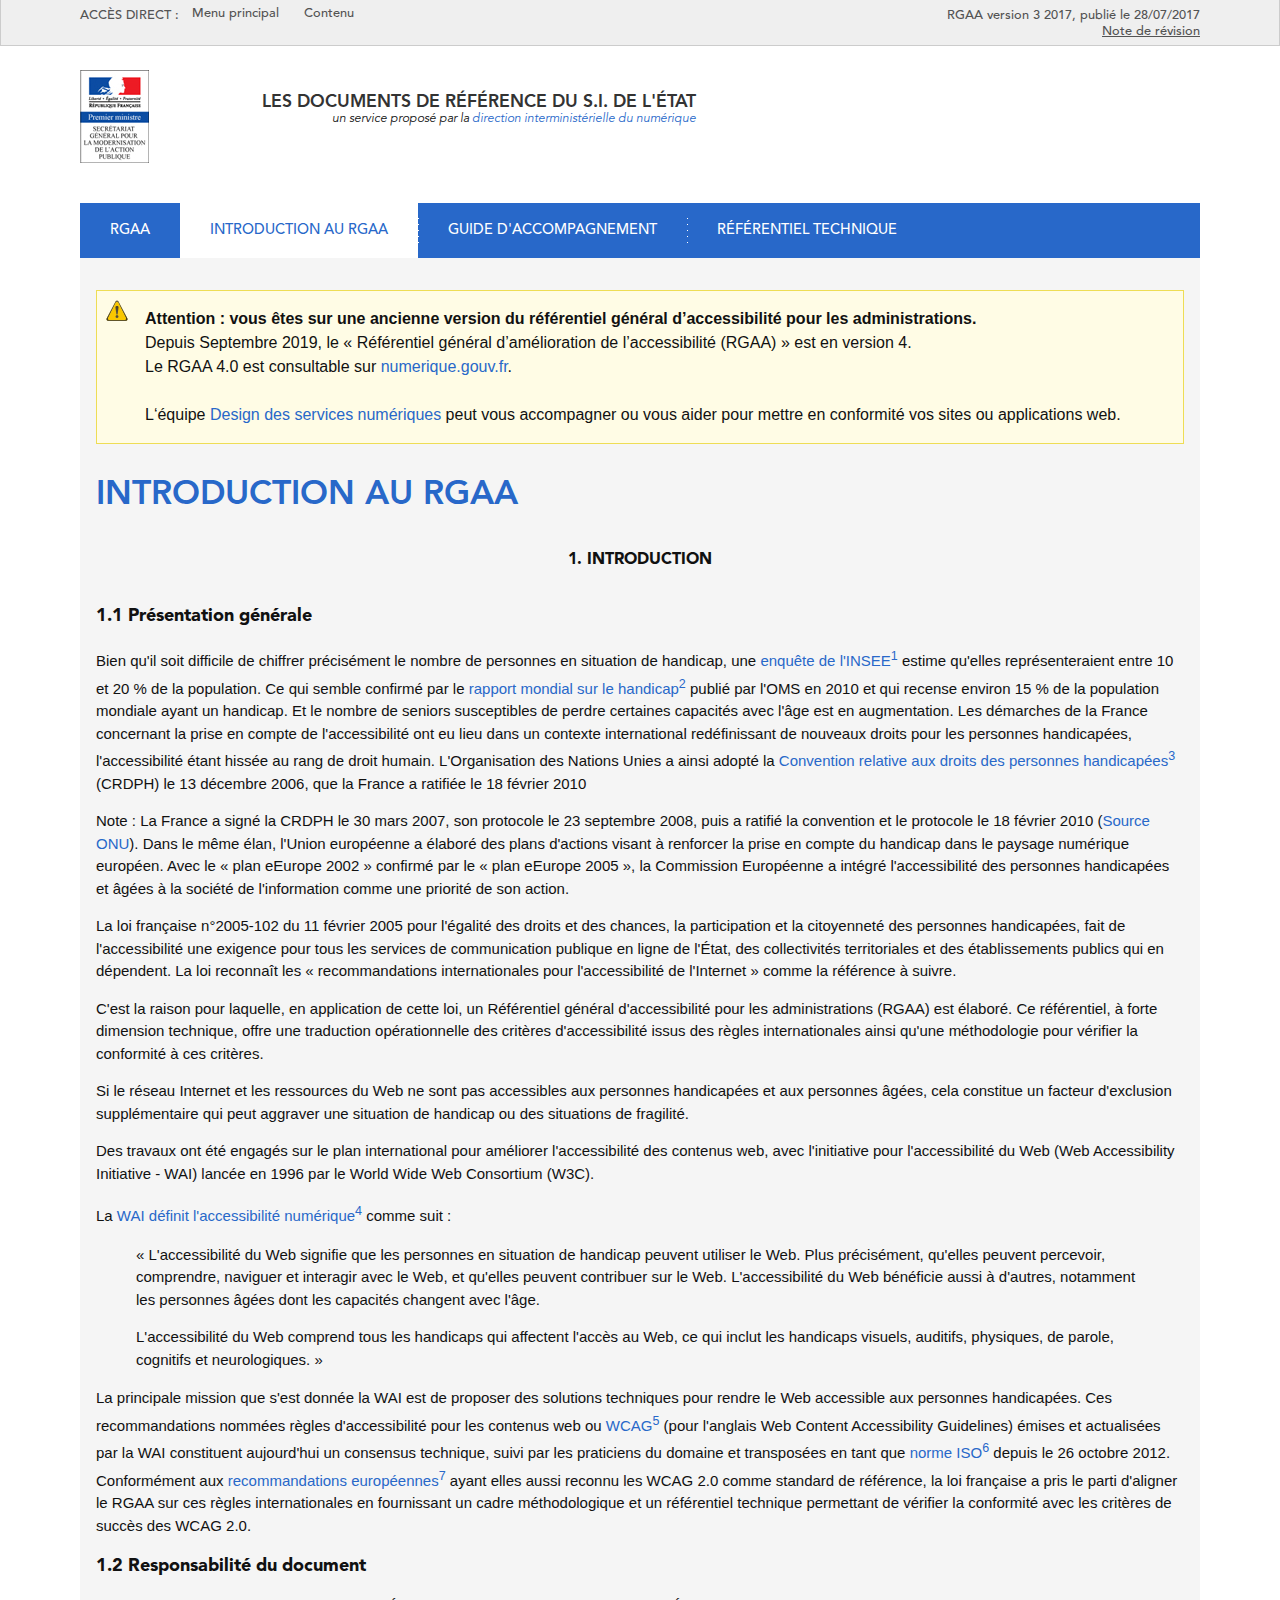
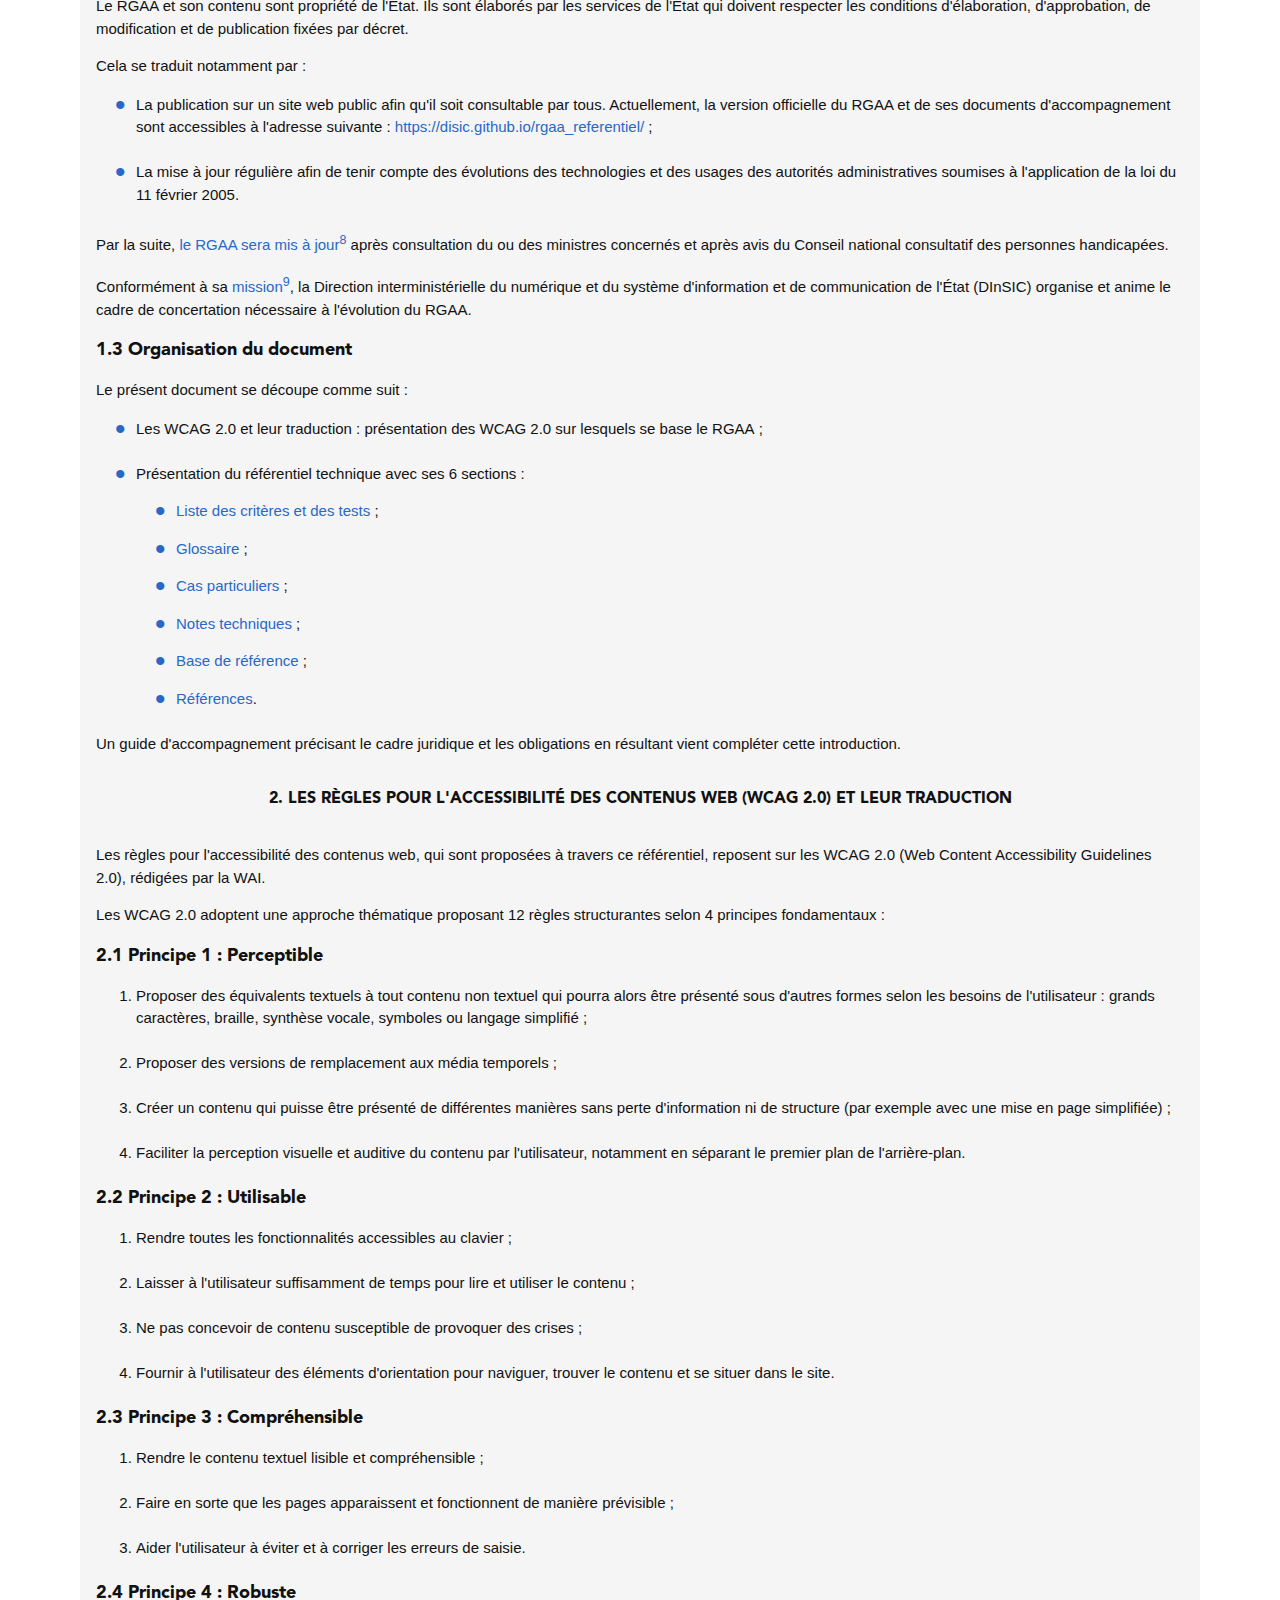
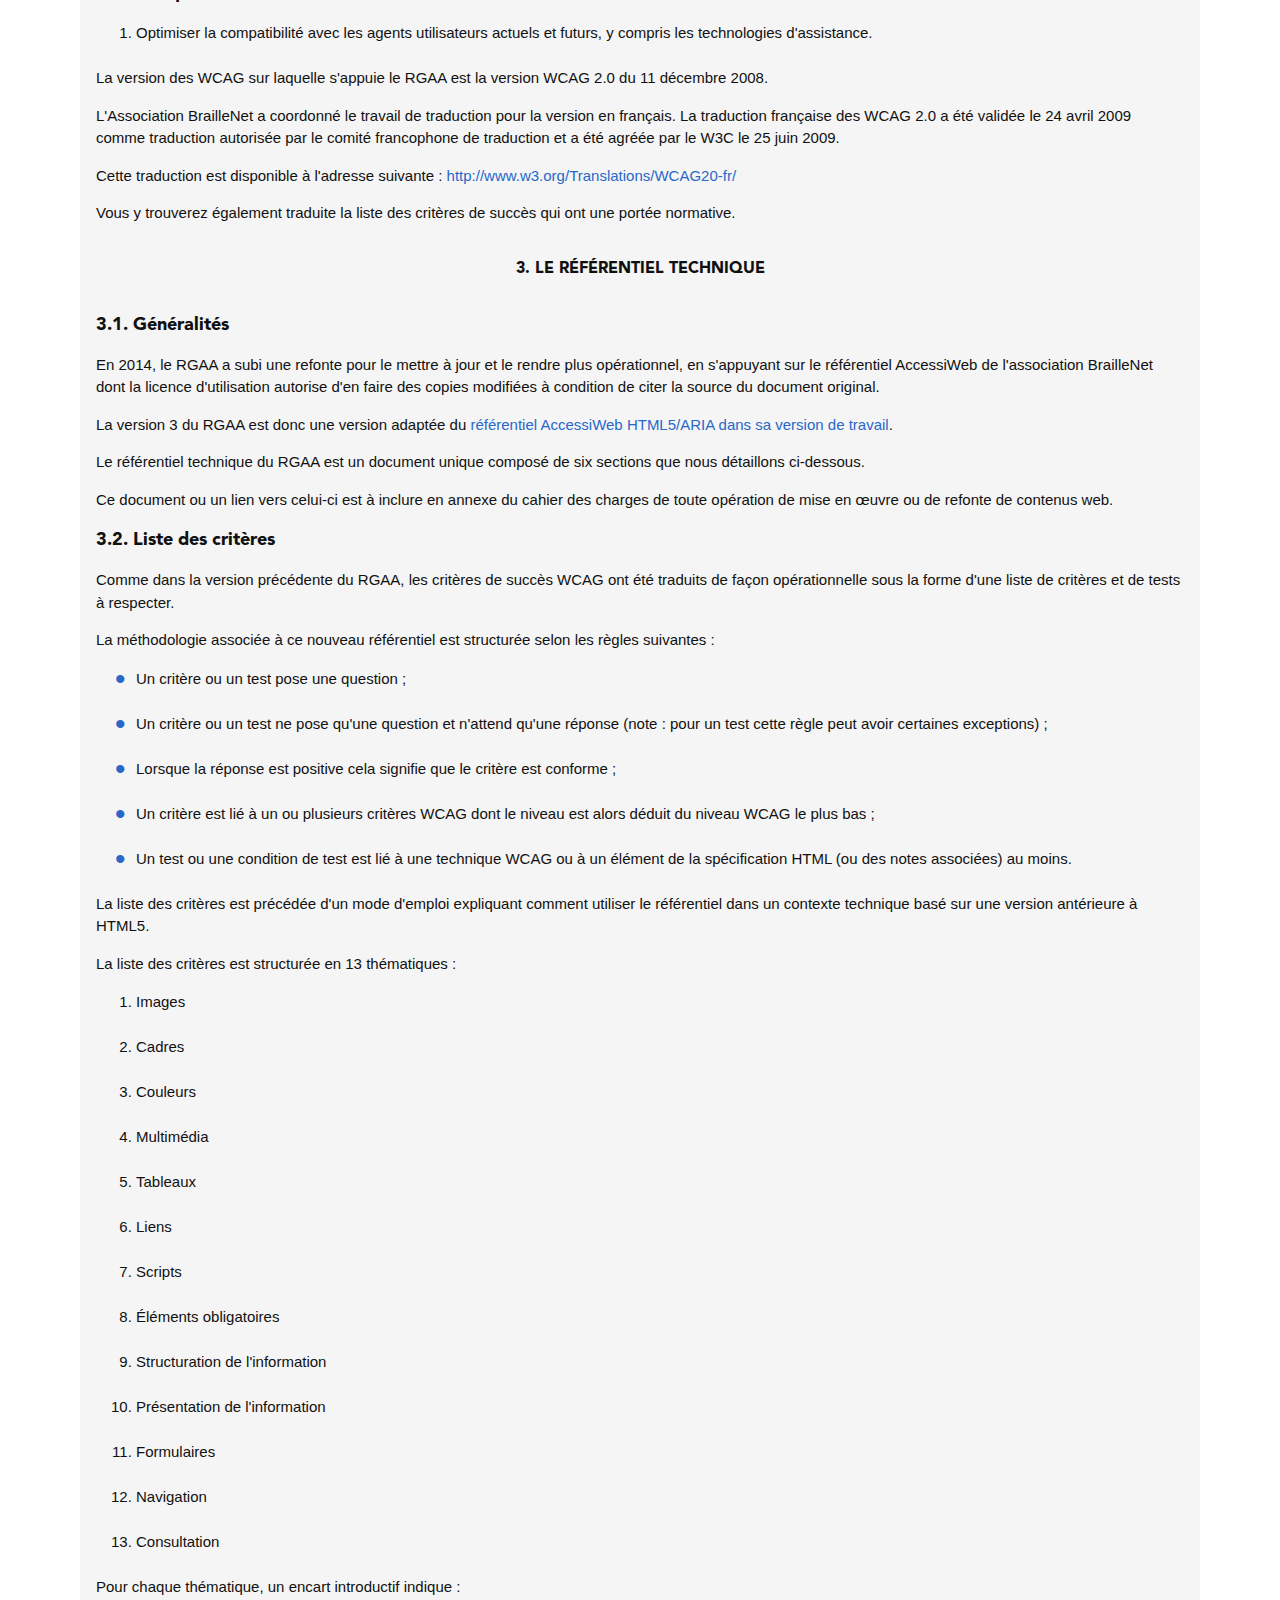
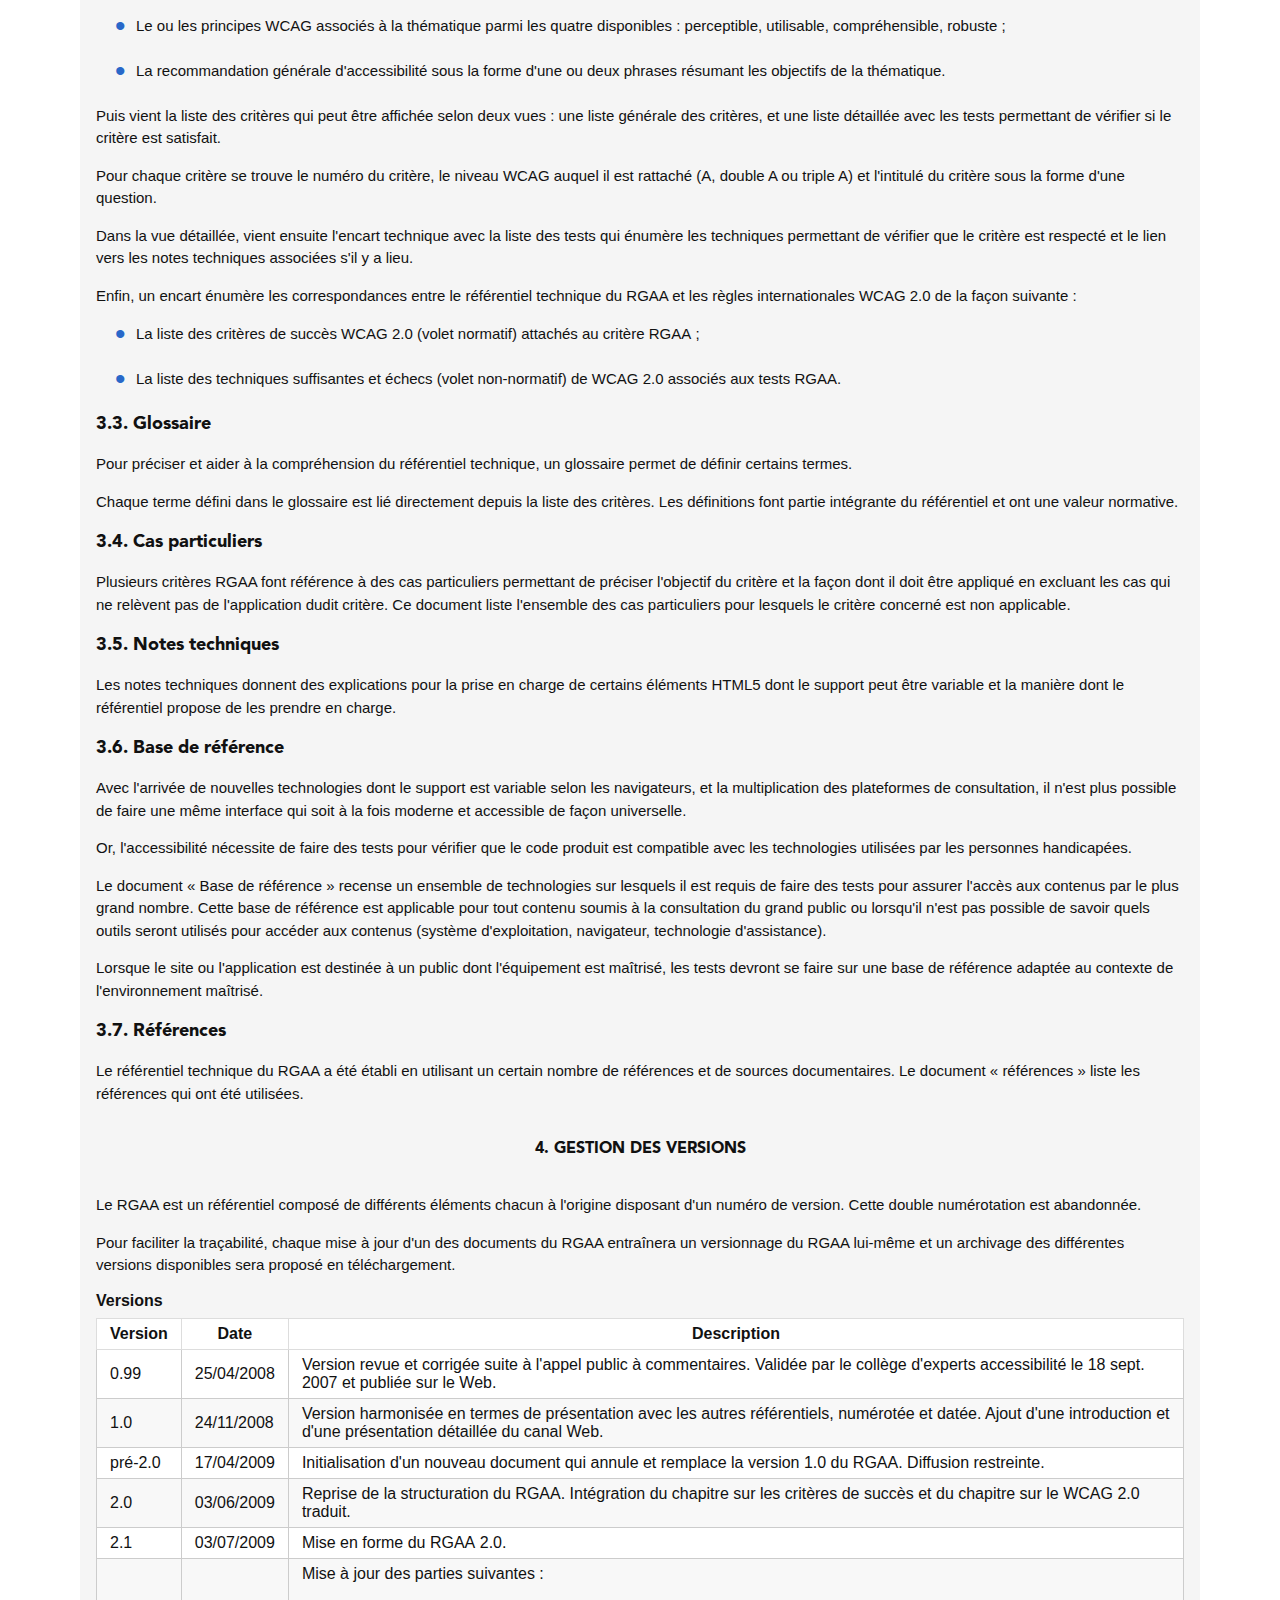
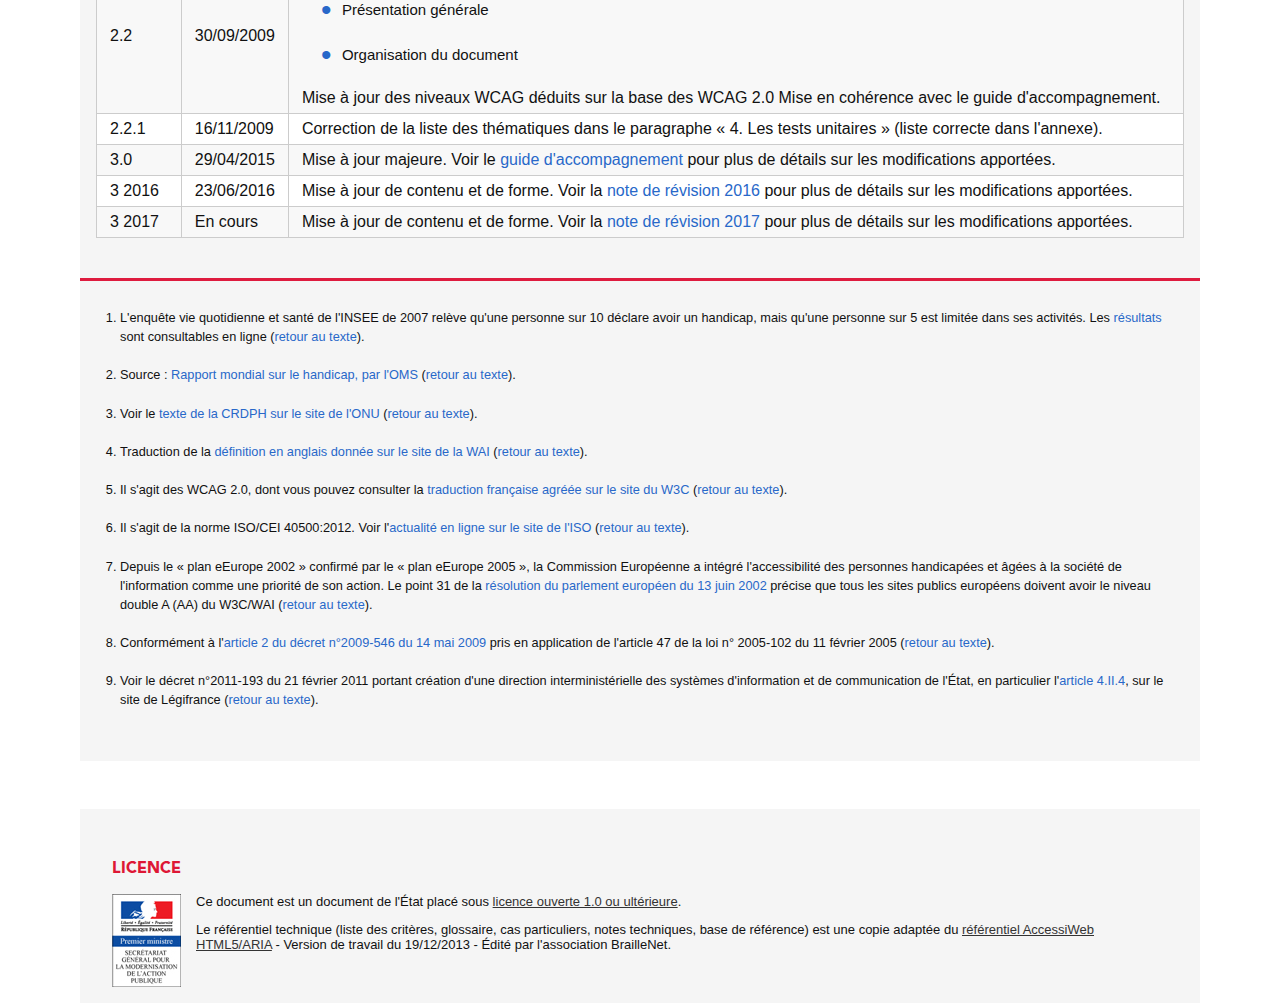
<file: introduction-RGAA.html>
<!DOCTYPE html>
<html lang="fr">
  <head>
    <meta charset="utf-8">
    <title>Introduction - RGAA 3 2017 | Les documents de référence du S.I. de l'État</title>
    <meta content="Référentiel Général d'Accessibilité pour les Administrations, version 3 2017. Introduction au RGAA." name="description" />
    <meta content="Accessibilité, RGAA, RGAA 3 2017, Référentiel Général d'Accessibilité pour les Administrations, introduction" name="keywords" />
    <meta content="3 2017" name="version" />
    <meta name="viewport" content="width=device-width" />
    <link rel="stylesheet" media="all" href="css/rgaa.main.css" />
    <link rel="shortcut icon" href="/sites/default/files/marianne_0.ico" type="image/vnd.microsoft.icon">
  </head>
  <body>
  	<div class="skiplinks">
  		<div class="inside">
		    <p>Accès direct&nbsp;:</p>
		    <ul>
		      <li><a href="#menu">Menu principal</a></li>
		      <li><a href="#main">Contenu</a></li>
		    </ul>
				<p class="version">RGAA version 3 2017, publié le 28/07/2017 <a href="changelog.html">Note de révision</a></p>
			</div>
  	</div>
    <div class="rgaa-header">
      <header role="banner" class="main-header">
        <p class="img"><a title="Retour à l'accueil, Secrétariat Général pour la modernisation de l'action publique, Premier ministre, République Française" href="../"><img width="69" height="93" class="sgmap-logo" src="img/modernisation-logo.jpg" alt="Retour à l'accueil, Secrétariat Général pour la modernisation de l'action publique, Premier ministre, République Française" /></a></p>
        <p class="slogan">Les documents de référence du S.I. de l'État
        <span class="ss-titre">un service proposé par la <a href="https://numerique.gouv.fr/">direction interministérielle du numérique</a></span></p>
      </header>
	    <nav id="menu" role="navigation" aria-label="menu principal">
	      <ul>
	        <li><a href=".">RGAA</a></li>
	        <li><a href="introduction-RGAA.html" class="active" title="Introduction au RGAA, page active">Introduction au RGAA</a></li>
	        <li><a href="guide-accompagnement-RGAA.html">Guide d'accompagnement</a></li>
	        <li><a href="criteres.html">Référentiel technique</a></li>
	      </ul>
	    </nav>
    </div>

		<div id="wrapper">
	<section aria-labelledby="main-title">
<main id="main" role="main">

  <div class="warning">
    <strong>Attention : vous êtes sur une ancienne version du référentiel général d’accessibilité pour les administrations.</strong><br>
    Depuis Septembre 2019, le « Référentiel général d’amélioration de l’accessibilité (RGAA) » est en version 4.<br>
    Le RGAA 4.0 est consultable sur <a href="https://www.numerique.gouv.fr/publications/rgaa-accessibilite/">numerique.gouv.fr</a>.
    <br><br>L‘équipe <a href="https://design.numerique.gouv.fr">Design des services numériques</a> peut vous accompagner ou vous aider pour mettre en conformité vos sites ou applications web. 
  </div>
  
<h1 id="main-title">Introduction au RGAA</h1>
	<h2>1. Introduction</h2>
	<h3>1.1 Présentation générale</h3>

  <p>Bien qu'il soit difficile de chiffrer précisément le nombre de personnes en situation de handicap, une <a href="#ftn1" id="body-ftn1">enquête de l'INSEE<sup aria-hidden="true">1</sup></a> estime qu'elles représenteraient entre 10 et 20&nbsp;% de la population. Ce qui semble confirmé par le <a href="#ftn2" id="body-ftn2">rapport mondial sur le handicap<sup aria-hidden="true">2</sup></a> publié par l'OMS en 2010 et qui recense environ 15&nbsp;% de la population mondiale ayant un handicap. Et le nombre de seniors susceptibles de perdre certaines capacités avec l'âge est en augmentation.
      Les démarches de la France concernant la prise en compte de l'accessibilité ont eu lieu dans un contexte international redéfinissant de nouveaux droits pour les personnes handicapées, l'accessibilité étant hissée au rang de droit humain.
      L'Organisation des Nations Unies a ainsi adopté la <a href="#ftn3" id="body-ftn3">Convention relative aux droits des personnes handicapées<sup aria-hidden="true">3</sup></a> (CRDPH) le 13 décembre 2006, que la France a ratifiée le 18 février 2010
    </p>
    <p>Note&nbsp;: La France a signé la CRDPH le 30 mars 2007, son protocole le 23 septembre 2008, puis a ratifié la convention et le protocole le 18 février 2010 (<a href="http://www.un.org/french/disabilities/countries.asp?id=1300#F">Source ONU</a>).
      Dans le même élan, l'Union européenne a élaboré des plans d'actions visant à renforcer la prise en compte du handicap dans le paysage numérique européen. Avec le «&nbsp;plan eEurope 2002&nbsp;» confirmé par le «&nbsp;plan eEurope 2005&nbsp;», la Commission Européenne a intégré l'accessibilité des personnes handicapées et âgées à la société de l'information comme une priorité de son action.
    </p>
    <p>La loi française n°2005-102 du 11 février 2005 pour l'égalité des droits et des chances, la participation et la citoyenneté des personnes handicapées, fait de l'accessibilité une exigence pour tous les services de communication publique en ligne de l'État, des collectivités territoriales et des établissements publics qui en dépendent.
      La loi reconnaît les «&nbsp;recommandations internationales pour l'accessibilité de l'Internet&nbsp;» comme la référence à suivre.
    </p>
    <p>C'est la raison pour laquelle, en application de cette loi, un Référentiel général d'accessibilité pour les administrations (RGAA) est élaboré. Ce référentiel, à forte dimension technique, offre une traduction opérationnelle des critères d'accessibilité issus des règles internationales ainsi qu'une méthodologie pour vérifier la conformité à ces critères.</p>
    <p>Si le réseau Internet et les ressources du Web ne sont pas accessibles aux personnes handicapées et aux personnes âgées, cela constitue un facteur d'exclusion supplémentaire qui peut aggraver une situation de handicap ou des situations de fragilité.</p>
    <p>Des travaux ont été engagés sur le plan international pour améliorer l'accessibilité des contenus web, avec l'initiative pour l'accessibilité du Web (<span lang="en">Web Accessibility Initiative</span> - WAI) lancée en 1996 par le <span lang="en">World Wide Web Consortium</span> (W3C).</p>
    <p>La <a id="body-ftn4" href="#ftn4">WAI définit l'accessibilité numérique<sup aria-hidden="true">4</sup></a> comme suit&nbsp;:  </p>
    <blockquote>
      <p>«&nbsp;L'accessibilité du Web signifie que les personnes en situation de handicap peuvent utiliser le Web. Plus précisément, qu'elles peuvent percevoir, comprendre, naviguer et interagir avec le Web, et qu'elles peuvent contribuer sur le Web. L'accessibilité du Web bénéficie aussi à d'autres, notamment les personnes âgées dont les capacités changent avec l'âge.</p>
      <p>L'accessibilité du Web comprend tous les handicaps qui affectent l'accès au Web, ce qui inclut les handicaps visuels, auditifs, physiques, de parole, cognitifs et neurologiques.&nbsp;»</p>
    </blockquote>
    <p>La principale mission que s'est donnée la WAI est de proposer des solutions techniques pour rendre le Web accessible aux personnes handicapées. Ces recommandations nommées règles d'accessibilité pour les contenus web ou <a id="body-ftn5" href="#ftn5">WCAG<sup aria-hidden="true">5</sup></a> (pour l'anglais <span lang="en">Web Content Accessibility Guidelines</span>) émises et actualisées par la WAI constituent aujourd'hui un consensus technique, suivi par les praticiens du domaine et transposées en tant que <a href="#ftn6" id="body-ftn6">norme ISO<sup aria-hidden="true">6</sup></a> depuis le 26 octobre 2012.
      Conformément aux <a href="#ftn7" id="body-ftn7">recommandations européennes<sup aria-hidden="true">7</sup></a> ayant elles aussi reconnu les WCAG&nbsp;2.0 comme standard de référence, la loi française a pris le parti d'aligner le RGAA sur ces règles internationales en fournissant un cadre méthodologique et un référentiel technique permettant de vérifier la conformité avec les critères de succès des WCAG&nbsp;2.0.
    </p>
     <h3>1.2 Responsabilité du document</h3>

  <p>Le RGAA et son contenu sont propriété de l'État. Ils sont élaborés par les services de l'État qui doivent respecter les conditions d'élaboration, d'approbation, de modification et de publication fixées par décret.</p>
    <p>Cela se traduit notamment par&nbsp;:</p>
    <ul>
      <li>La publication sur un site web public afin qu'il soit consultable par tous. Actuellement, la version officielle du RGAA et de ses documents d'accompagnement sont accessibles à l'adresse suivante&nbsp;: <a href=".">https://disic.github.io/rgaa_referentiel/</a>&nbsp;;</li>
      <li>La mise à jour régulière afin de tenir compte des évolutions des technologies et des usages des autorités administratives soumises à l'application de la loi du 11 février 2005.</li>
    </ul>
    <p>Par la suite, <a href="#ftn8" id="body-ftn8">le RGAA sera mis à jour<sup aria-hidden="true">8</sup></a> après consultation du ou des ministres concernés et après avis du Conseil national consultatif des personnes handicapées.</p>
    <p>Conformément à sa <a id="body-ftn9" href="#ftn9">mission<sup aria-hidden="true">9</sup></a>, la Direction interministérielle du numérique et du système d'information et de communication de l'État (DInSIC) organise et anime le cadre de concertation nécessaire à l'évolution du RGAA.</p>


  <h3>1.3 Organisation du document</h3>
<p>Le présent document se découpe comme suit&nbsp;:</p>
    <ul>
      <li>Les WCAG&nbsp;2.0 et leur traduction&nbsp;: présentation des WCAG&nbsp;2.0 sur lesquels se base le RGAA&nbsp;;</li>
      <li>Présentation du référentiel technique avec ses 6 sections&nbsp;:
        <ul>
          <li><a href="criteres.html">Liste des critères et des tests</a>&nbsp;;</li>
          <li><a href="glossaire.html">Glossaire</a>&nbsp;;</li>
          <li><a href="cas-particuliers.html">Cas particuliers</a>&nbsp;;</li>
          <li><a href="notes-techniques.html">Notes techniques</a>&nbsp;;</li>
          <li><a href="base-de-reference.html">Base de référence</a>&nbsp;;</li>
          <li><a href="references.html">Références</a>.</li>
        </ul>
      </li>
    </ul>
    <p>Un guide d'accompagnement précisant le cadre juridique et les obligations en résultant vient compléter cette introduction.</p>
  <h2>2. Les règles pour l'accessibilité des contenus web (WCAG&nbsp;2.0) et leur traduction</h2><p>Les règles pour l'accessibilité des contenus web, qui sont proposées à travers ce référentiel, reposent sur les WCAG&nbsp;2.0 (<span lang="en">Web Content Accessibility Guidelines</span> 2.0), rédigées par la WAI.</p>
    <p>Les WCAG&nbsp;2.0 adoptent une approche thématique proposant 12 règles structurantes selon 4 principes fondamentaux&nbsp;:</p>
    <h3>2.1 Principe 1&nbsp;: Perceptible</h3>
<ol>
      <li>Proposer des équivalents textuels à tout contenu non textuel qui pourra alors être présenté sous d'autres formes selon les besoins de l'utilisateur&nbsp;: grands caractères, braille, synthèse vocale, symboles ou langage simplifié&nbsp;;</li>
      <li>Proposer des versions de remplacement aux média temporels&nbsp;;</li>
      <li>Créer un contenu qui puisse être présenté de différentes manières sans perte d'information ni de structure (par exemple avec une mise en page simplifiée)&nbsp;;</li>
      <li>Faciliter la perception visuelle et auditive du contenu par l'utilisateur, notamment en séparant le premier plan de l'arrière-plan.</li>
    </ol>
    <h3>2.2 Principe 2&nbsp;: Utilisable</h3>
<ol>
      <li>Rendre toutes les fonctionnalités accessibles au clavier&nbsp;;</li>
      <li>Laisser à l'utilisateur suffisamment de temps pour lire et utiliser le contenu&nbsp;;</li>
      <li>Ne pas concevoir de contenu susceptible de provoquer des crises&nbsp;;</li>
      <li>Fournir à l'utilisateur des éléments d'orientation pour naviguer, trouver le contenu et se situer dans le site.</li>
    </ol>
    <h3>2.3 Principe 3&nbsp;: Compréhensible</h3>
<ol>
      <li>Rendre le contenu textuel lisible et compréhensible&nbsp;;</li>
      <li>Faire en sorte que les pages apparaissent et fonctionnent de manière prévisible&nbsp;;</li>
      <li>Aider l'utilisateur à éviter et à corriger les erreurs de saisie.</li>
    </ol>
    <h3>2.4 Principe 4&nbsp;: Robuste</h3>
<ol>
      <li>Optimiser la compatibilité avec les agents utilisateurs actuels et futurs, y compris les technologies d'assistance.</li>
    </ol>
    <p>La version des WCAG sur laquelle s'appuie le RGAA est la version WCAG&nbsp;2.0 du 11 décembre 2008.</p>
    <p>L'Association BrailleNet a coordonné le travail de traduction pour la version en français. La traduction française des WCAG&nbsp;2.0 a été validée le 24 avril 2009 comme traduction autorisée par le comité francophone de traduction et a été agréée par le W3C le 25 juin 2009.</p>
    <p>Cette traduction est disponible à l'adresse suivante&nbsp;: <a href="http://www.w3.org/Translations/WCAG20-fr/">http://www.w3.org/Translations/WCAG20-fr/</a></p>
    <p>Vous y trouverez également traduite la liste des critères de succès qui ont une portée normative.</p>
  <h2>3. Le référentiel technique</h2>

	<h3>3.1. Généralités</h3>
<p>En 2014, le RGAA a subi une refonte pour le mettre à jour et le rendre plus opérationnel, en s'appuyant sur le référentiel AccessiWeb de l'association BrailleNet dont la licence d'utilisation autorise d'en faire des copies modifiées à condition de citer la source du document original.</p>
		<p>La version 3 du RGAA est donc une version adaptée du <a href="http://accessiweb.org/index.php/accessiweb-html5aria-liste-deployee.html">référentiel AccessiWeb HTML5/ARIA dans sa version de travail</a>.</p>
		<p>Le référentiel technique du RGAA est un document unique composé de six sections que nous détaillons ci-dessous.</p>
		<p>Ce document ou un lien vers celui-ci est à inclure en annexe du cahier des charges de toute opération de mise en œuvre ou de refonte de contenus web.</p>  <h3>3.2. Liste des critères</h3>
<p>Comme dans la version précédente du RGAA, les critères de succès WCAG ont été traduits de façon opérationnelle sous la forme d'une liste de critères et de tests à respecter.</p>
    <p>La méthodologie associée à ce nouveau référentiel est structurée selon les règles suivantes&nbsp;:</p>
    <ul>
      <li>Un critère ou un test pose une question&nbsp;;</li>
      <li>Un critère ou un test ne pose qu'une question et n'attend qu'une réponse
        (note&nbsp;: pour un test cette règle peut avoir certaines exceptions)&nbsp;;
      </li>
      <li>Lorsque la réponse est positive cela signifie que le critère est conforme&nbsp;;</li>
      <li>Un critère est lié à un ou plusieurs critères WCAG dont le niveau est alors déduit du niveau WCAG le plus bas&nbsp;;</li>
      <li>Un test ou une condition de test est lié à une technique WCAG ou à un élément de la spécification HTML (ou des notes associées) au moins.</li>
    </ul>
    <p>La liste des critères est précédée d'un mode d'emploi expliquant comment utiliser le référentiel dans un contexte technique basé sur une version antérieure à HTML5.</p>
    <p>La liste des critères est structurée en 13 thématiques&nbsp;:</p>
      <ol>
        <li>Images</li>
        <li>Cadres</li>
        <li>Couleurs</li>
        <li>Multimédia</li>
        <li>Tableaux</li>
        <li>Liens</li>
        <li>Scripts</li>
        <li>Éléments obligatoires</li>
        <li>Structuration de l'information</li>
        <li>Présentation de l'information</li>
        <li>Formulaires</li>
        <li>Navigation</li>
        <li>Consultation</li>
     </ol>
    <p>Pour chaque thématique, un encart introductif indique&nbsp;:</p>
    <ul>
      <li>Le ou les principes WCAG associés à la thématique parmi les quatre disponibles&nbsp;: perceptible, utilisable, compréhensible, robuste&nbsp;;</li>
      <li>La recommandation générale d'accessibilité sous la forme d'une ou deux phrases résumant les objectifs de la thématique.</li>
    </ul>
    <p>Puis vient la liste des critères qui peut être affichée selon deux vues&nbsp;: une liste générale des critères, et une liste détaillée avec les tests permettant de vérifier si le critère est satisfait.</p>
    <p>Pour chaque critère se trouve le numéro du critère, le niveau WCAG auquel il est rattaché (A, double A ou triple A) et l'intitulé du critère sous la forme d'une question.</p>
    <p>Dans la vue détaillée, vient ensuite l'encart technique avec la liste des tests qui énumère les techniques permettant de vérifier que le critère est respecté et le lien vers les notes techniques associées s'il y a lieu.</p>
    <p>Enfin, un encart énumère les correspondances entre le référentiel technique du RGAA et les règles internationales WCAG&nbsp;2.0 de la façon suivante&nbsp;:</p>
    <ul>
      <li>La liste des critères de succès WCAG&nbsp;2.0 (volet normatif) attachés au critère RGAA&nbsp;;</li>
      <li>La liste des techniques suffisantes et échecs (volet non-normatif) de WCAG&nbsp;2.0 associés aux tests RGAA.</li>
    </ul>
    <h3>3.3. Glossaire</h3>
<p>Pour préciser et aider à la compréhension du référentiel technique, un glossaire permet de définir certains termes.</p>
    <p>Chaque terme défini dans le glossaire est lié directement depuis la liste des critères. Les définitions font partie intégrante du référentiel et ont une valeur normative.</p>

    <h3>3.4. Cas particuliers</h3>
<p>Plusieurs critères RGAA font référence à des cas particuliers permettant de préciser l'objectif du critère et la façon dont il doit être appliqué en excluant les cas qui ne relèvent pas de l'application dudit critère. Ce document liste l'ensemble des cas particuliers pour lesquels le critère concerné est non applicable.</p>
<h3>3.5. Notes techniques</h3>
<p>Les notes techniques donnent des explications pour la prise en charge de certains éléments HTML5 dont le support peut être variable et la manière dont le référentiel propose de les prendre en charge.</p>
<h3>3.6. Base de référence</h3>
<p>Avec l'arrivée de nouvelles technologies dont le support est variable selon les navigateurs, et la multiplication des plateformes de consultation, il n'est plus possible de faire une même interface qui soit à la fois moderne et accessible de façon universelle.</p>
		<p>Or, l'accessibilité nécessite de faire des tests pour vérifier que le code produit est compatible avec les technologies utilisées par les personnes handicapées.</p>
		<p>Le document «&nbsp;Base de référence&nbsp;» recense un ensemble de technologies sur lesquels il est requis de faire des tests pour assurer l'accès aux contenus par le plus grand nombre. Cette base de référence est applicable pour tout contenu soumis à la consultation du grand public ou lorsqu'il n'est pas possible de savoir quels outils seront utilisés pour accéder aux contenus (système d'exploitation, navigateur, technologie d'assistance).</p>
		<p>Lorsque le site ou l'application est destinée à un public dont l'équipement est maîtrisé, les tests devront se faire sur une base de référence adaptée au contexte de l'environnement maîtrisé.</p>
		<h3>3.7. Références</h3>
<p>Le référentiel technique du RGAA a été établi en utilisant un certain nombre de références et de sources documentaires. Le document «&nbsp;références&nbsp;» liste les références qui ont été utilisées.</p>
 <h2>4. Gestion des versions</h2>
 <p>Le RGAA est un référentiel composé de différents éléments chacun à l'origine disposant d'un numéro de version. Cette double numérotation est abandonnée.</p>
    <p>Pour faciliter la traçabilité, chaque mise à jour d'un des documents du RGAA entraînera un versionnage du RGAA lui-même et un archivage des différentes versions disponibles sera proposé en téléchargement.</p>
    <table>
    <caption>Versions</caption>
      <thead>
      <tr>
        <th scope="col">Version</th>
        <th scope="col">Date</th>
        <th scope="col">Description</th>
      </tr>
      </thead>
      <tbody>
      <tr>
        <td>0.99</td>
        <td>25/04/2008</td>
        <td>Version revue et corrigée suite à l'appel public à commentaires. Validée par le collège d'experts accessibilité le 18 sept. 2007 et publiée sur le Web.</td>
      </tr>
      <tr>
        <td>1.0</td>
        <td>24/11/2008</td>
        <td>Version harmonisée en termes de présentation avec les autres référentiels, numérotée et datée. Ajout d'une introduction et d'une présentation détaillée du canal Web.</td>
      </tr>
      <tr>
        <td>pré-2.0</td>
        <td>17/04/2009</td>
        <td>Initialisation d'un nouveau document qui annule et remplace la version 1.0 du RGAA. Diffusion restreinte.</td>
      </tr>
      <tr>
        <td>2.0</td>
        <td>03/06/2009</td>
        <td>Reprise de la structuration du RGAA. Intégration du chapitre sur les critères de succès et du chapitre sur le WCAG&nbsp;2.0 traduit.</td>
      </tr>
      <tr>
        <td>2.1</td>
        <td>03/07/2009</td>
        <td>Mise en forme du RGAA&nbsp;2.0.</td>
      </tr>
      <tr>
        <td>2.2</td>
        <td>30/09/2009</td>
        <td>
          Mise à jour des parties suivantes&nbsp;:
          <ul>
            <li>Présentation générale</li>
            <li>Organisation du document</li>
          </ul>
          Mise à jour des niveaux WCAG déduits sur la base des WCAG&nbsp;2.0 Mise en cohérence avec le guide d'accompagnement.
        </td>
      </tr>
      <tr>
        <td>2.2.1</td>
        <td>16/11/2009</td>
        <td>Correction de la liste des thématiques dans le paragraphe «&nbsp;4. Les tests unitaires&nbsp;» (liste correcte dans l'annexe).</td>
      </tr>
      <tr>
        <td>3.0</td>
        <td>29/04/2015</td>
        <td>Mise à jour majeure. Voir le <a href="guide-accompagnement-RGAA.html">guide d'accompagnement</a> pour plus de détails sur les modifications apportées.</td>
      </tr>
      <tr>
        <td>3 2016</td>
        <td>23/06/2016</td>
        <td>Mise à jour de contenu et de forme. Voir la <a href="2016/changelog.html">note de révision 2016</a> pour plus de détails sur les modifications apportées.</td>
      </tr>
      <tr>
        <td>3 2017</td>
        <td>En cours</td>
        <td>Mise à jour de contenu et de forme. Voir la <a href="changelog.html">note de révision 2017</a> pour plus de détails sur les modifications apportées.</td>
      </tr>
      </tbody>
    </table>
</main>
</section>
<aside aria-label="Notes de bas de page" class="footnotes">
  <ol>
    <li id="ftn1">L'enquête vie quotidienne et santé de l'INSEE de 2007 relève qu'une personne sur 10 déclare avoir un handicap, mais qu'une personne sur 5 est limitée dans ses activités. Les <a href="http://www.insee.fr/fr/themes/document.asp?ref_id=ip1254">résultats</a> sont consultables en ligne (<a href="#body-ftn1">retour au texte</a>).</li>
    <li id="ftn2">Source&nbsp;: <a href="http://www.who.int/disabilities/world_report/2011/report/fr/">Rapport mondial sur le handicap, par l'OMS</a> (<a href="#body-ftn2">retour au texte</a>).</li>
    <li id="ftn3">Voir le <a href="http://www.un.org/french/disabilities/default.asp?id=1413">texte de la CRDPH sur le site de l'ONU</a> (<a href="#body-ftn3">retour au texte</a>).</li>
    <li id="ftn4">Traduction de la <a hreflang="en" href="https://www.w3.org/WAI/intro/accessibility.php">définition en anglais donnée sur le site de la WAI</a> (<a href="#body-ftn4">retour au texte</a>).</li>
    <li id="ftn5">Il s'agit des WCAG&nbsp;2.0, dont vous pouvez consulter la <a href="http://www.w3.org/Translations/WCAG20-fr/">traduction française agréée sur le site du W3C</a> (<a href="#body-ftn5">retour au texte</a>).</li>
    <li id="ftn6">Il s'agit de la norme ISO/CEI 40500:2012. Voir l'<a href="http://www.iso.org/iso/fr/home/news_index/news_archive/news.htm?refid=Ref1670">actualité en ligne sur le site de l'ISO</a> (<a href="#body-ftn6">retour au texte</a>).</li>
    <li id="ftn7">Depuis le «&nbsp;plan eEurope 2002&nbsp;» confirmé par le «&nbsp;plan eEurope 2005&nbsp;», la Commission Européenne a intégré l'accessibilité des personnes handicapées et âgées à la société de l'information comme une priorité de son action. Le point 31 de la <a href="http://www.europarl.europa.eu/sides/getDoc.do?pubRef=-//EP//TEXT+TA+P5-TA-2002-0325+0+DOC+XML+V0//FR">résolution du parlement européen du 13 juin 2002</a> précise que tous les sites publics européens doivent avoir le niveau double A (AA) du W3C/WAI (<a href="#body-ftn7">retour au texte</a>).</li>
    <li id="ftn8">Conformément à l'<a href="https://www.legifrance.gouv.fr/affichTexte.do?cidTexte=JORFTEXT000020616980&amp;fastPos=1&amp;fastReqId=1121837036&amp;categorieLien=cid&amp;oldAction=rechTexte#LEGIARTI000020626628">article 2 du décret n°2009-546 du 14 mai 2009</a> pris en application de l'article 47 de la loi n° 2005-102 du 11 février 2005 (<a href="#body-ftn8">retour au texte</a>).</li>
    <li id="ftn9">Voir le décret n°2011-193 du 21 février 2011 portant création d'une direction interministérielle des systèmes d'information et de communication de l'État, en particulier l'<a href="https://www.legifrance.gouv.fr/affichTexte.do?cidTexte=JORFTEXT000023619023&amp;fastPos=1&amp;fastReqId=1597104530&amp;categorieLien=cid&amp;oldAction=rechTexte#LEGIARTI000023619914">article 4.II.4</a>, sur le site de Légifrance (<a href="#body-ftn9">retour au texte</a>).</li>
  </ol>
</aside>
		</div>

	<footer role="contentinfo">
		<h2>Licence</h2>
		<p><img width="69" height="93" class="sgmap-logo" src="img/modernisation-logo.jpg" alt="Secrétariat général pour la modernisation de l'action publique" /> Ce document est un document de l'État placé sous <a href="https://www.etalab.gouv.fr/licence-ouverte-open-licence">licence ouverte 1.0 ou ultérieure</a>.</p>
		<p>Le référentiel technique (liste des critères, glossaire, cas particuliers, notes techniques, base de référence) est une copie adaptée du <a href="http://www.accessiweb.org/index.php/accessiweb-html5aria-liste-deployee.html">référentiel AccessiWeb HTML5/ARIA</a> - Version de travail du 19/12/2013 - &Eacute;dité par l'association BrailleNet.</p>
	</footer>
</body>
</html>
</file>
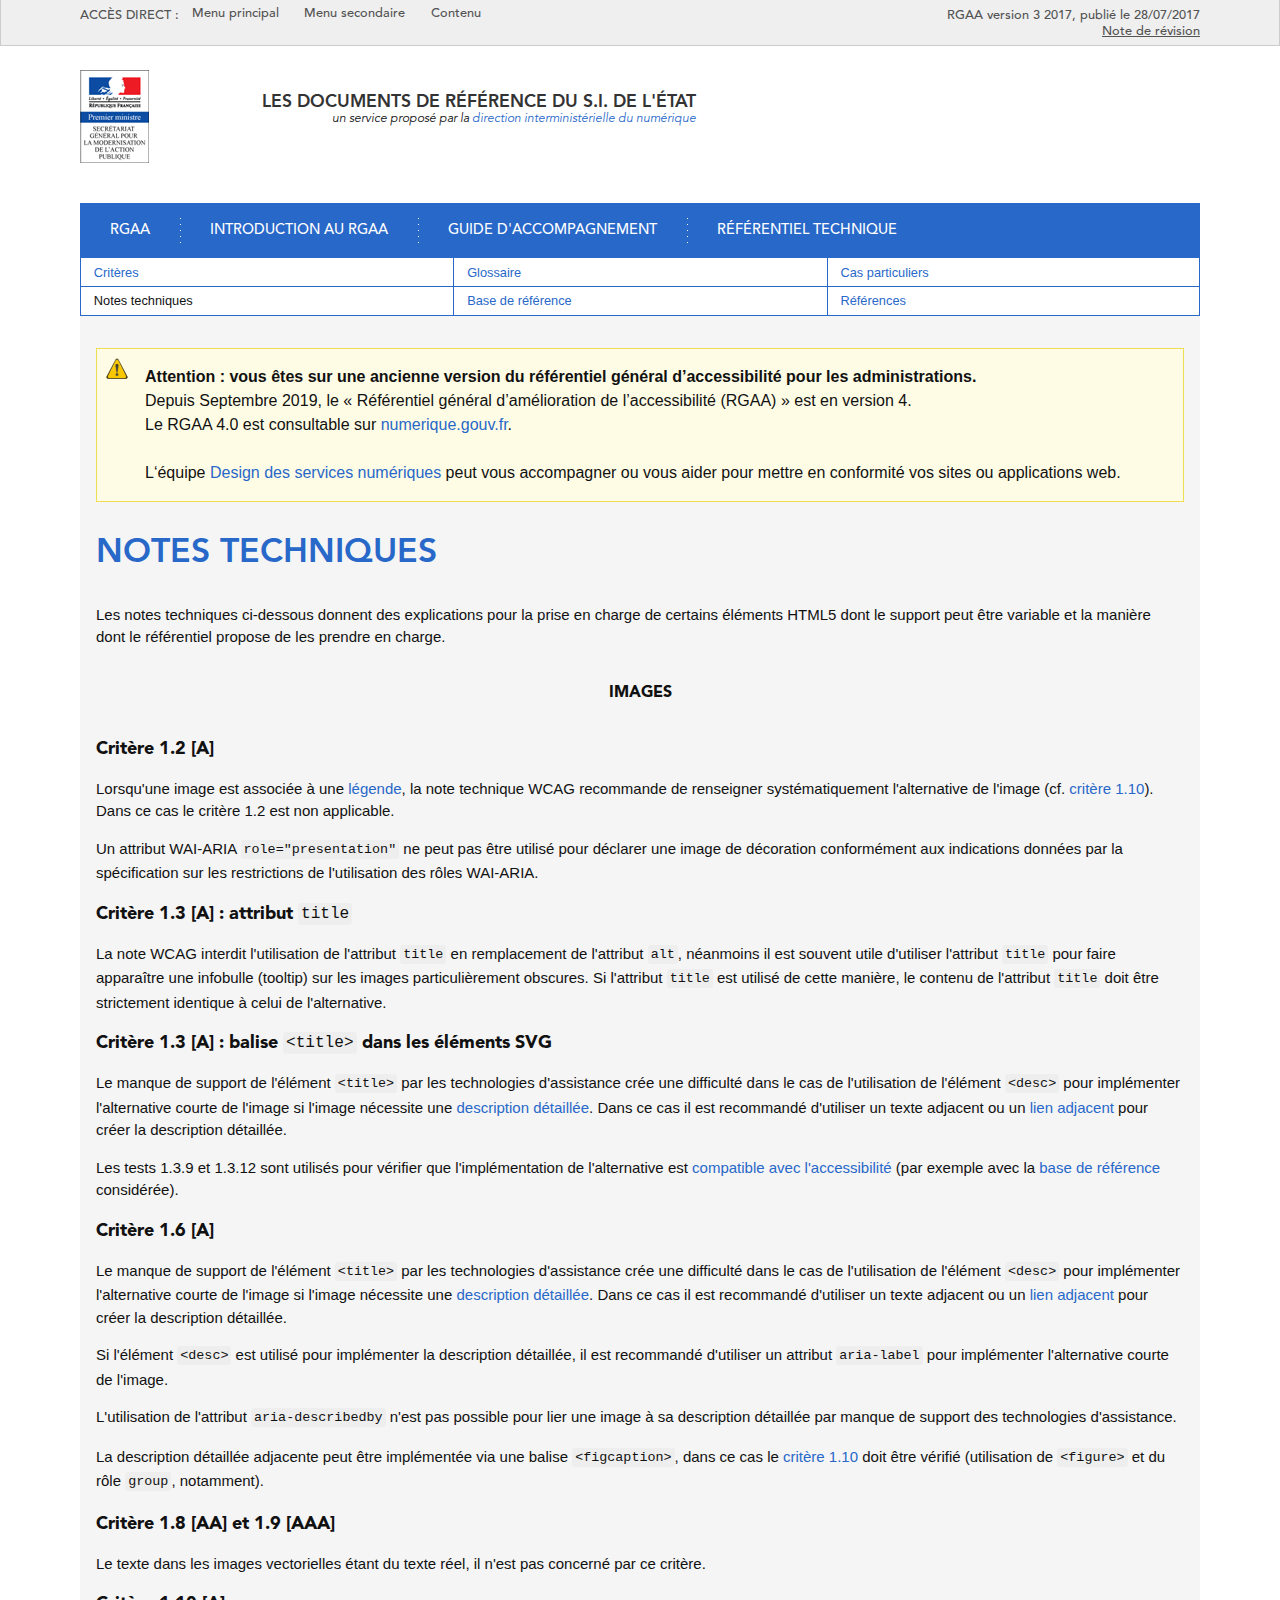
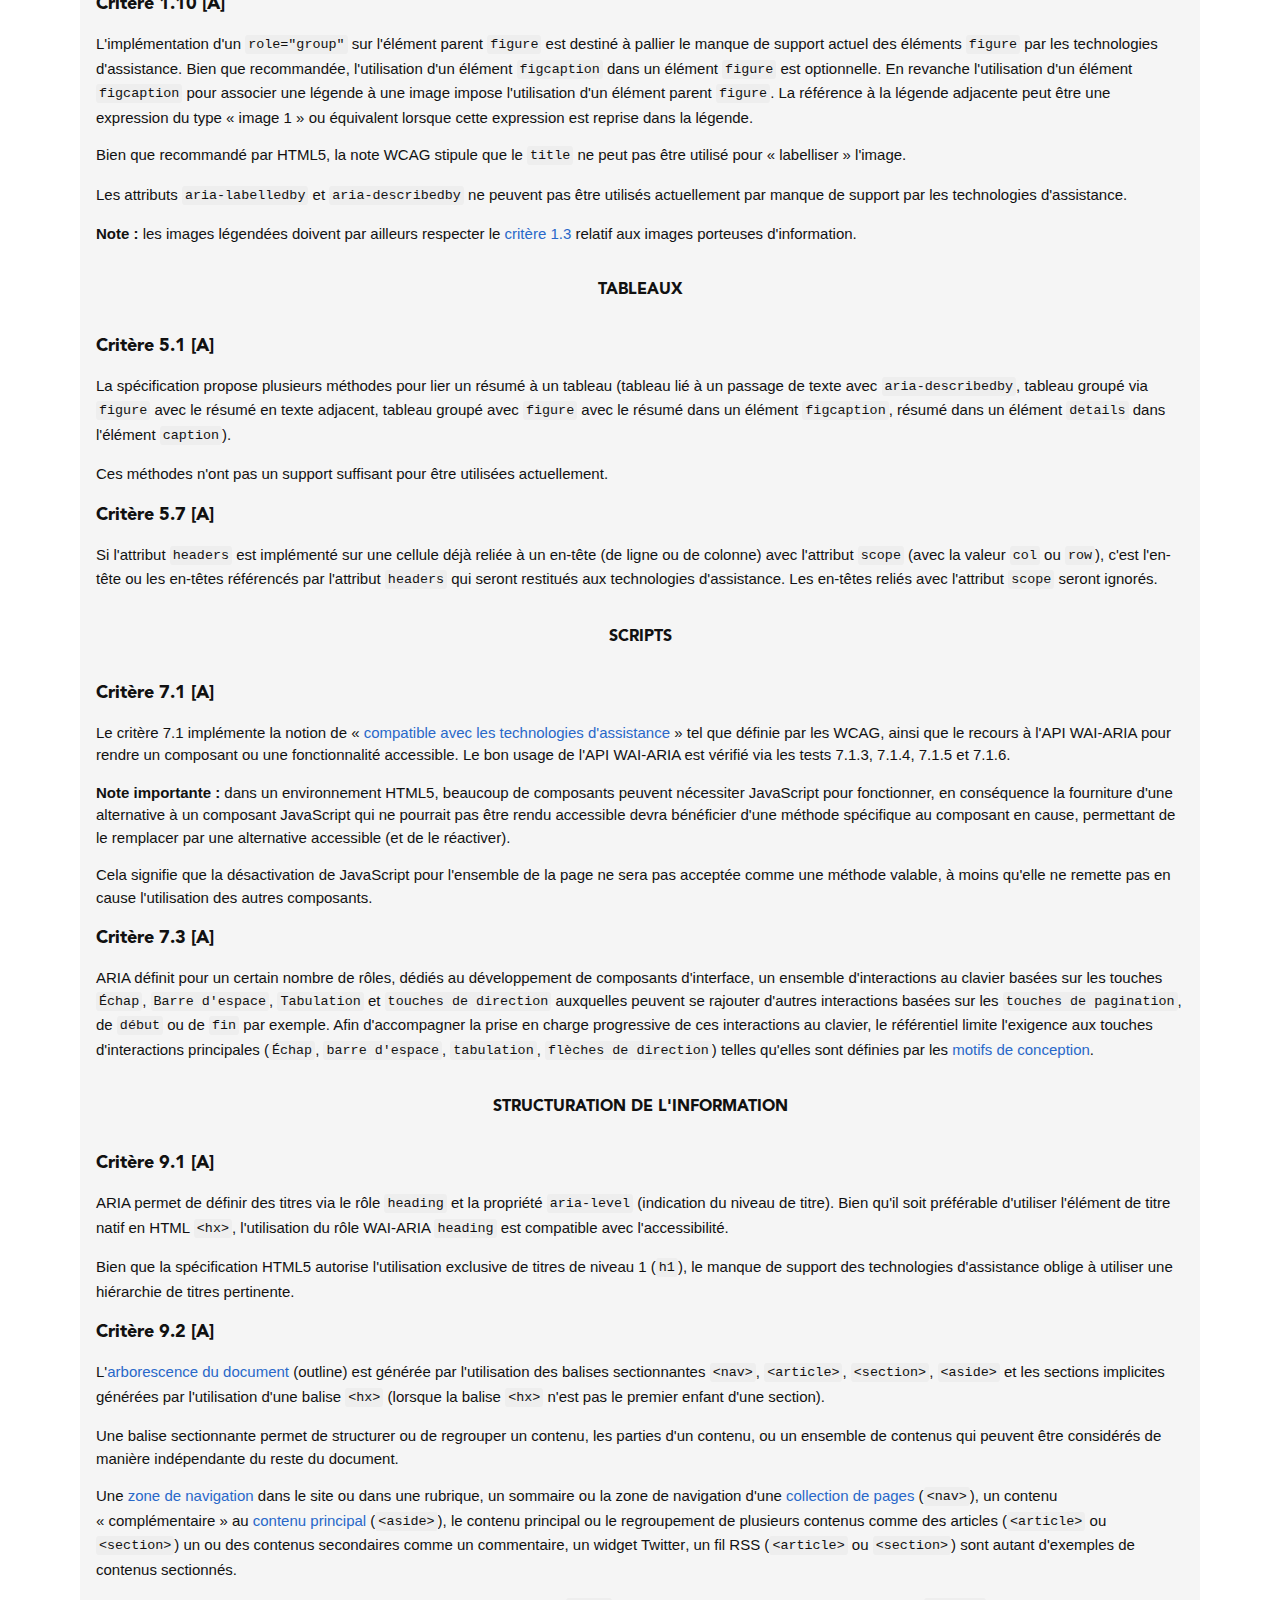
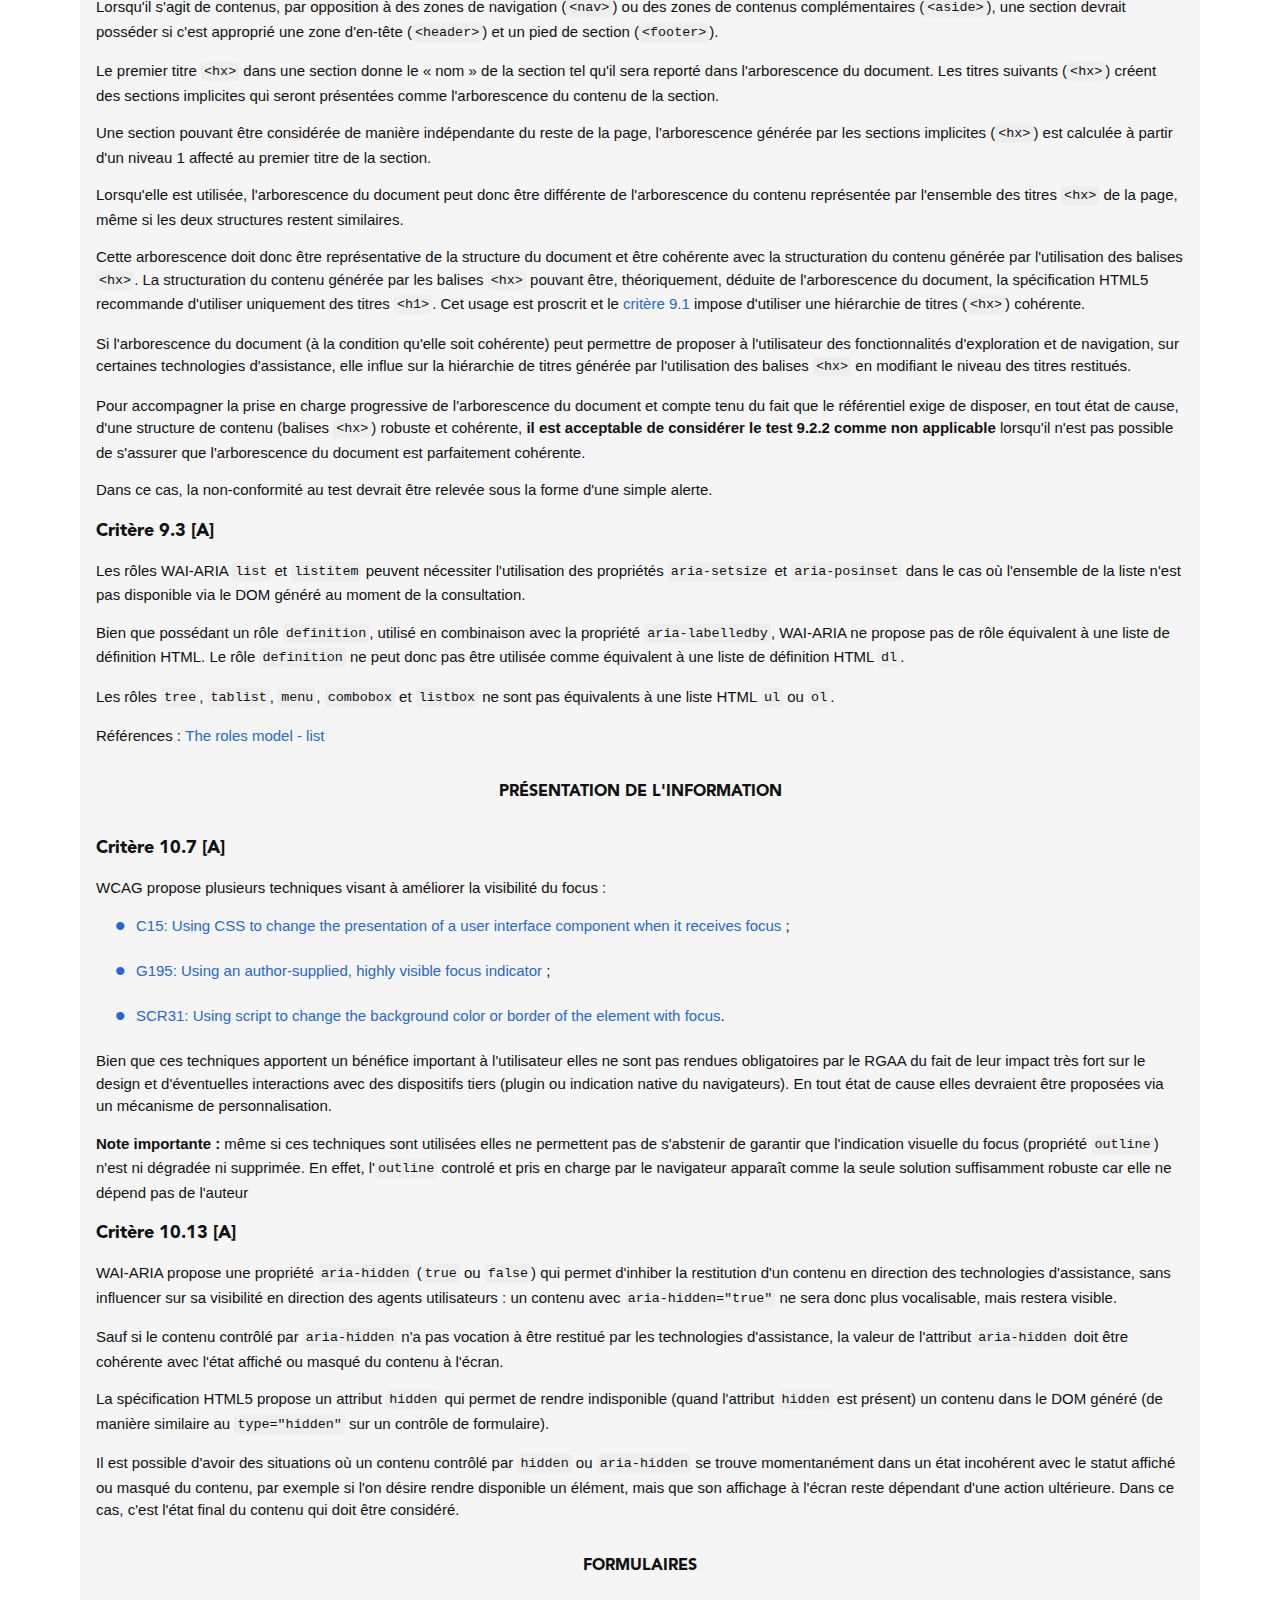
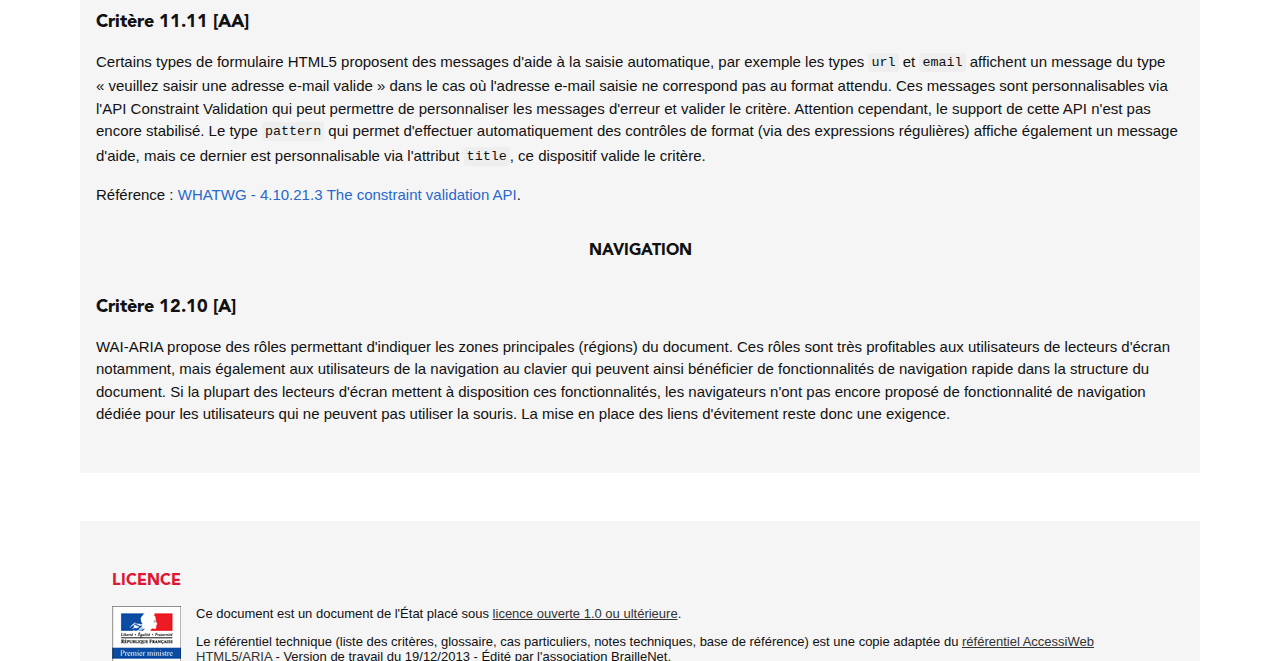
<file: notes-techniques.html>
<!DOCTYPE html>
<html lang="fr">
  <head>
    <meta charset="utf-8">

    <title>Notes techniques - RGAA 3 2017 | Les documents de référence du S.I. de l'État</title>
    <meta content="Référentiel Général d'Accessibilité pour les Administrations, version 3 2017. Notes techniques." name="description" />
    <meta content="Accessibilité, RGAA, RGAA 3 2017, Référentiel Général d'Accessibilité pour les Administrations, notes techniques" name="keywords" />
    <meta content="3 2017" name="version" />
    <meta name="viewport" content="width=device-width" />
    <link rel="stylesheet" media="all" href="css/rgaa.main.css" />
    <link rel="shortcut icon" href="/sites/default/files/marianne_0.ico" type="image/vnd.microsoft.icon">
  </head>
<body>
  	<div class="skiplinks">
  		<div class="inside">
		    <p>Accès direct&nbsp;:</p>
		    <ul>
		      <li><a href="#menu">Menu principal</a></li>
		      <li><a href="#nav">Menu secondaire</a></li>
		      <li><a href="#main">Contenu</a></li>
		    </ul>
				<p class="version">RGAA version 3 2017, publié le 28/07/2017 <a href="changelog.html">Note de révision</a></p>
			</div>
  	</div>
    <div class="rgaa-header">
      <header role="banner" class="main-header">
        <p class="img"><a title="Retour à l'accueil, Secrétariat Général pour la modernisation de l'action publique, Premier ministre, République Française" href="../"><img width="69" height="93" class="sgmap-logo" src="img/modernisation-logo.jpg" alt="Retour à l'accueil, Secrétariat Général pour la modernisation de l'action publique, Premier ministre, République Française" /></a></p>
        <p class="slogan">Les documents de référence du S.I. de l'État
			<span class="ss-titre">un service proposé par la <a href="https://numerique.gouv.fr/">direction interministérielle du numérique</a></span></p>
      </header>
	    <nav id="menu" role="navigation" aria-label="menu principal">
	      <ul>
	        <li><a href=".">RGAA</a></li>
	        <li><a href="introduction-RGAA.html">Introduction au RGAA</a></li>
	        <li><a href="guide-accompagnement-RGAA.html">Guide d'accompagnement</a></li>
	        <li><a href="criteres.html">Référentiel technique</a></li>
	      </ul>
	    </nav>
    </div>
    <nav id="nav" role="navigation" aria-label="menu secondaire">
        <ul>
          <li><a href="criteres.html">Critères</a></li>
          <li><a href="glossaire.html">Glossaire</a></li>
          <li><a href="cas-particuliers.html">Cas particuliers</a></li>
          <li><span>Notes techniques</span></li>
          <li><a href="base-de-reference.html">Base de référence</a></li>
          <li><a href="references.html">Références</a></li>
        </ul>
      </nav>
		<div id="wrapper">
<main id="main" role="main">

	<div class="warning">
		<strong>Attention : vous êtes sur une ancienne version du référentiel général d’accessibilité pour les administrations.</strong><br>
		Depuis Septembre 2019, le « Référentiel général d’amélioration de l’accessibilité (RGAA) » est en version 4.<br>
		Le RGAA 4.0 est consultable sur <a href="https://www.numerique.gouv.fr/publications/rgaa-accessibilite/">numerique.gouv.fr</a>.
		<br><br>L‘équipe <a href="https://design.numerique.gouv.fr">Design des services numériques</a> peut vous accompagner ou vous aider pour mettre en conformité vos sites ou applications web. 
	</div>
	  
				  <h1>Notes techniques</h1>

				<p>Les notes techniques ci-dessous donnent des explications pour la prise en charge de certains éléments HTML5 dont le support peut être variable et la manière dont le référentiel propose de les prendre en charge.</p>



			<h2>Images</h2>


			<h3 id="nt-1-2">Critère 1.2 [<span aria-label="simple-A"><span aria-hidden="true">A</span></span>]</h3>

				<p>Lorsqu'une image est associée à une <a href="glossaire.html#lgende-dimage">légende</a>, la note technique WCAG recommande de renseigner systématiquement l'alternative de l'image (cf. <a href="criteres.html#crit-1-10">critère 1.10</a>). Dans ce cas le critère 1.2 est non applicable.</p>
				<p>Un attribut WAI-ARIA <code lang="en">role="presentation"</code> ne peut pas être utilisé pour déclarer une image de décoration conformément aux indications données par la spécification sur les restrictions de l'utilisation des rôles WAI-ARIA.</p>



			<h3 id="nt-1-3-a">Critère 1.3 [<span aria-label="simple-A"><span aria-hidden="true">A</span></span>]&nbsp;: attribut <code lang="en">title</code></h3>

				<p>La note WCAG interdit l'utilisation de l'attribut <code lang="en">title</code> en remplacement de l'attribut <code lang="en">alt</code>, néanmoins il est souvent utile d'utiliser l'attribut <code lang="en">title</code> pour faire apparaître une infobulle (<span lang="en">tooltip</span>) sur les images particulièrement obscures. Si l'attribut <code lang="en">title</code> est utilisé de cette manière, le contenu de l'attribut <code lang="en">title</code> doit être strictement identique à celui de l'alternative.</p>

			<h3 id="nt-1-3-b">Critère 1.3 [<span aria-label="simple-A"><span aria-hidden="true">A</span></span>]&nbsp;: balise <code lang="en">&lt;title&gt;</code> dans les éléments SVG</h3>
				<p>Le manque de support de l'élément <code lang="en">&lt;title&gt;</code> par les technologies d'assistance crée une difficulté dans le cas de l'utilisation de l'élément <code lang="en">&lt;desc&gt;</code> pour implémenter l'alternative courte de l'image si l'image nécessite une <a href="glossaire.html#description-dtaille-image">description détaillée</a>. Dans ce cas il est recommandé d'utiliser un texte adjacent ou un <a href="glossaire.html#lien-adjacent">lien adjacent</a> pour créer la description détaillée.</p>
				<p>Les tests 1.3.9 et 1.3.12 sont utilisés pour vérifier que l'implémentation de l'alternative est <a href="glossaire.html#compatible-avec-les-technologies-dassistance">compatible avec l'accessibilité</a> (par exemple avec la <a href="base-de-reference.html">base de référence</a> considérée).</p>



			<h3 id="nt-1-6">Critère 1.6 [<span aria-label="simple-A"><span aria-hidden="true">A</span></span>]</h3>

				<p>Le manque de support de l'élément <code lang="en">&lt;title&gt;</code> par les technologies d'assistance crée une difficulté dans le cas de l'utilisation de l'élément <code lang="en">&lt;desc&gt;</code> pour implémenter l'alternative courte de l'image si l'image nécessite une <a href="glossaire.html#description-dtaille-image">description détaillée</a>. Dans ce cas il est recommandé d'utiliser un texte adjacent ou un <a href="glossaire.html#lien-adjacent">lien adjacent</a> pour créer la description détaillée.</p>
				<p>Si l'élément <code lang="en">&lt;desc&gt;</code> est utilisé pour implémenter la description détaillée, il est recommandé d'utiliser un attribut <code lang="en">aria-label</code> pour implémenter l'alternative courte de l'image.</p>
				<p>L'utilisation de l'attribut <code lang="en">aria-describedby</code> n'est pas possible pour lier une image à sa description détaillée par manque de support des technologies d'assistance.</p>
				<p>La description détaillée adjacente peut être implémentée via une balise <code lang="en">&lt;figcaption&gt;</code>, dans ce cas le <a href="criteres.html#crit-1-10">critère 1.10</a> doit être vérifié (utilisation de <code lang="en">&lt;figure&gt;</code> et du rôle <code lang="en">group</code>, notamment).</p>



			<h3 id="nt-1-8">Critère 1.8 [<span aria-label="double-A"><span aria-hidden="true">AA</span></span>] et 1.9 [<span aria-label="triple-A"><span aria-hidden="true">AAA</span></span>]</h3>

				<p>Le texte dans les images vectorielles étant du texte réel, il n'est pas concerné par ce critère.</p>



			<h3 id="nt-1-10">Critère 1.10 [<span aria-label="simple-A"><span aria-hidden="true">A</span></span>]</h3>

				<p>L'implémentation d'un <code lang="en">role="group"</code> sur l'élément parent <code lang="en">figure</code> est destiné à pallier le manque de support actuel des éléments <code lang="en">figure</code> par les technologies d'assistance. Bien que recommandée, l'utilisation d'un élément <code lang="en">figcaption</code> dans un élément <code lang="en">figure</code> est optionnelle. En revanche l'utilisation d'un élément <code lang="en">figcaption</code> pour associer une légende à une image impose l'utilisation d'un élément parent <code lang="en">figure</code>. La référence à la légende adjacente peut être une expression du type «&nbsp;image 1&nbsp;» ou équivalent lorsque cette expression est reprise dans la légende.</p>
				<p>Bien que recommandé par HTML5, la note WCAG stipule que le <code lang="en">title</code> ne peut pas être utilisé pour «&nbsp;labelliser&nbsp;» l'image.</p>
				<p>Les attributs <code lang="en">aria-labelledby</code> et <code lang="en">aria-describedby</code> ne peuvent pas être utilisés actuellement par manque de support par les technologies d'assistance.</p>
				<p><strong>Note&nbsp;:</strong> les images légendées doivent par ailleurs respecter le <a href="criteres.html#crit-1-3">critère 1.3</a> relatif aux images porteuses d'information.</p>



			<h2>Tableaux</h2>


			<h3 id="nt-5-1">Critère 5.1 [<span aria-label="simple-A"><span aria-hidden="true">A</span></span>]</h3>

				<p>La spécification propose plusieurs méthodes pour lier un résumé à un tableau (tableau lié à un passage de texte avec <code lang="en">aria-describedby</code>, tableau groupé via <code lang="en">figure</code> avec le résumé en texte adjacent, tableau groupé avec <code lang="en">figure</code> avec le résumé dans un élément <code lang="en">figcaption</code>, résumé dans un élément <code lang="en">details</code> dans l'élément <code lang="en">caption</code>).</p>
				<p>Ces méthodes n'ont pas un support suffisant pour être utilisées actuellement.</p>

			<h3 id="nt-5-7">Critère 5.7 [<span aria-label="simple-A"><span aria-hidden="true">A</span></span>]</h3>

				<p>Si l'attribut <code lang="en">headers</code> est implémenté sur une cellule déjà reliée à un en-tête (de ligne ou de colonne) avec l'attribut <code lang="en">scope</code> (avec la valeur  <code lang="en">col</code> ou  <code lang="en">row</code>), c'est l'en-tête ou les en-têtes référencés par l'attribut <code lang="en">headers</code> qui seront restitués aux technologies d'assistance. Les en-têtes reliés avec l'attribut <code lang="en">scope</code> seront ignorés.<p>

			<h2>Scripts</h2>


			<h3 id="nt-7-1">Critère 7.1 [<span aria-label="simple-A"><span aria-hidden="true">A</span></span>]</h3>

				<p>Le critère 7.1 implémente la notion de «&nbsp;<a href="glossaire.html#compatible-avec-les-technologies-dassistance">compatible avec les technologies d'assistance</a>&nbsp;» tel que définie par les WCAG, ainsi que le recours à l'API WAI-ARIA pour rendre un composant ou une fonctionnalité accessible. Le bon usage de l'API WAI-ARIA est vérifié via les tests 7.1.3, 7.1.4, 7.1.5 et 7.1.6.</p>
				<p><strong>Note importante&nbsp;:</strong> dans un environnement HTML5, beaucoup de composants peuvent nécessiter JavaScript pour fonctionner, en conséquence la fourniture d'une alternative à un composant JavaScript qui ne pourrait pas être rendu accessible devra bénéficier d'une méthode spécifique au composant en cause, permettant de le remplacer par une alternative accessible (et de le réactiver).</p>
				<p>Cela signifie que la désactivation de JavaScript pour l'ensemble de la page ne sera pas acceptée comme une méthode valable, à moins qu'elle ne remette pas en cause l'utilisation des autres composants.</p>



			<h3 id="nt-7-3">Critère 7.3 [<span aria-label="simple-A"><span aria-hidden="true">A</span></span>]</h3>

				<p>ARIA définit pour un certain nombre de rôles, dédiés au développement de composants d'interface, un ensemble d'interactions au clavier basées sur les touches <kbd>&Eacute;chap</kbd>, <kbd>Barre d'espace</kbd>, <kbd>Tabulation</kbd> et <kbd>touches de direction</kbd> auxquelles peuvent se rajouter d'autres interactions basées sur les <kbd>touches de pagination</kbd>, de <kbd>début</kbd> ou de <kbd>fin</kbd> par exemple. Afin d'accompagner la prise en charge progressive de ces interactions au clavier, le référentiel limite l'exigence aux touches d'interactions principales (<kbd>&Eacute;chap</kbd>, <kbd>barre d'espace</kbd>, <kbd>tabulation</kbd>, <kbd>flèches de direction</kbd>) telles qu'elles sont définies par les <a href="glossaire.html#motif-de-conception">motifs de conception</a>.</p>



			<h2>Structuration de l'information</h2>


			<h3 id="nt-9-1">Critère 9.1 [<span aria-label="simple-A"><span aria-hidden="true">A</span></span>]</h3>

				<p>ARIA permet de définir des titres via le rôle <code lang="en">heading</code> et la propriété <code lang="en">aria-level</code> (indication du niveau de titre). Bien qu'il soit préférable d'utiliser l'élément de titre natif en HTML <code lang="en">&lt;hx&gt;</code>, l'utilisation du rôle WAI-ARIA <code lang="en">heading</code> est compatible avec l'accessibilité.</p>
				<p>Bien que la spécification HTML5 autorise l'utilisation exclusive de titres de niveau 1 (<code lang="en">h1</code>), le manque de support des technologies d'assistance oblige à utiliser une hiérarchie de titres pertinente.</p>



			<h3 id="nt-9-2">Critère 9.2 [<span aria-label="simple-A"><span aria-hidden="true">A</span></span>]</h3>

				<p>L'<a href="glossaire.html#arborescence-du-document">arborescence du document</a> (<span lang="en">outline</span>) est générée par l'utilisation des balises sectionnantes <code lang="en">&lt;nav&gt;</code>, <code lang="en">&lt;article&gt;</code>, <code lang="en">&lt;section&gt;</code>, <code lang="en">&lt;aside&gt;</code> et les sections implicites générées par l'utilisation d'une balise <code lang="en">&lt;hx&gt;</code> (lorsque la balise <code lang="en">&lt;hx&gt;</code> n'est pas le premier enfant d'une section).</p>
				<p>Une balise sectionnante permet de structurer ou de regrouper un contenu, les parties d'un contenu, ou un ensemble de contenus qui peuvent être considérés de manière indépendante du reste du document.</p>
				<p>Une <a href="glossaire.html#menu-de-navigation">zone de navigation</a> dans le site ou dans une rubrique, un sommaire ou la zone de navigation d'une <a href="glossaire.html#collection-de-pages">collection de pages</a> (<code lang="en">&lt;nav&gt;</code>), un contenu «&nbsp;complémentaire&nbsp;» au <a href="glossaire.html#zone-main">contenu principal</a> (<code lang="en">&lt;aside&gt;</code>), le contenu principal ou le regroupement de plusieurs contenus comme des articles (<code lang="en">&lt;article&gt;</code> ou <code lang="en">&lt;section&gt;</code>) un ou des contenus secondaires comme un commentaire, un <span lang="en">widget Twitter</span>, un fil RSS (<code lang="en">&lt;article&gt;</code> ou <code lang="en">&lt;section&gt;</code>) sont autant d'exemples de contenus sectionnés.</p>
				<p>Lorsqu'il s'agit de contenus, par opposition à des zones de navigation (<code lang="en">&lt;nav&gt;</code>) ou des zones de contenus complémentaires (<code lang="en">&lt;aside&gt;</code>), une section devrait posséder si c'est approprié une zone d'en-tête (<code lang="en">&lt;header&gt;</code>) et un pied de section (<code lang="en">&lt;footer&gt;</code>).</p>
				<p>Le premier titre <code lang="en">&lt;hx&gt;</code> dans une section donne le «&nbsp;nom&nbsp;» de la section tel qu'il sera reporté dans l'arborescence du document. Les titres suivants (<code lang="en">&lt;hx&gt;</code>) créent des sections implicites qui seront présentées comme l'arborescence du contenu de la section.</p>
				<p>Une section pouvant être considérée de manière indépendante du reste de la page, l'arborescence générée par les sections implicites (<code lang="en">&lt;hx&gt;</code>) est calculée à partir d'un niveau 1 affecté au premier titre de la section.</p>
				<p>Lorsqu'elle est utilisée, l'arborescence du document peut donc être différente de l'arborescence du contenu représentée par l'ensemble des titres <code lang="en">&lt;hx&gt;</code> de la page, même si les deux structures restent similaires.</p>
				<p>Cette arborescence doit donc être représentative de la structure du document et être cohérente avec la structuration du contenu générée par l'utilisation des balises <code lang="en">&lt;hx&gt;</code>. La structuration du contenu générée par les balises <code lang="en">&lt;hx&gt;</code> pouvant être, théoriquement, déduite de l'arborescence du document, la spécification HTML5 recommande d'utiliser uniquement des titres <code lang="en">&lt;h1&gt;</code>. Cet usage est proscrit et le <a href="criteres.html#crit-9-1">critère 9.1</a> impose d'utiliser une hiérarchie de titres (<code lang="en">&lt;hx&gt;</code>) cohérente.</p>
				<p>Si l'arborescence du document (à la condition qu'elle soit cohérente) peut permettre de proposer à l'utilisateur des fonctionnalités d'exploration et de navigation, sur certaines technologies d'assistance, elle influe sur la hiérarchie de titres générée par l'utilisation des balises <code lang="en">&lt;hx&gt;</code> en modifiant le niveau des titres restitués.</p>
				<p>Pour accompagner la prise en charge progressive de l'arborescence du document et compte tenu du fait que le référentiel exige de disposer, en tout état de cause, d'une structure de contenu (balises <code lang="en">&lt;hx&gt;</code>) robuste et cohérente, <strong>il est acceptable de considérer le test 9.2.2 comme non applicable</strong> lorsqu'il n'est pas possible de s'assurer que l'arborescence du document est parfaitement cohérente.</p>
				<p>Dans ce cas, la non-conformité au test devrait être relevée sous la forme d'une simple alerte.</p>



			<h3 id="nt-9-3">Critère 9.3 [<span aria-label="simple-A"><span aria-hidden="true">A</span></span>]</h3>

				<p>Les rôles WAI-ARIA <code lang="en">list</code> et <code lang="en">listitem</code> peuvent nécessiter l'utilisation des propriétés <code lang="en">aria-setsize</code> et <code lang="en">aria-posinset</code> dans le cas où l'ensemble de la liste n'est pas disponible via le DOM généré au moment de la consultation.</p>
				<p>Bien que possédant un rôle <code lang="en">definition</code>, utilisé en combinaison avec la propriété <code lang="en">aria-labelledby</code>, WAI-ARIA ne propose pas de rôle équivalent à une liste de définition HTML. Le rôle <code lang="en">definition</code> ne peut donc pas être utilisée comme équivalent à une liste de définition HTML <code lang="en">dl</code>.</p>
				<p>Les rôles <code lang="en">tree</code>, <code lang="en">tablist</code>, <code lang="en">menu</code>, <code lang="en">combobox</code> et <code lang="en">listbox</code> ne sont pas équivalents à une liste HTML <code lang="en">ul</code> ou <code lang="en">ol</code>.</p>
				<p>Références&nbsp;: <a hreflang="en" href="http://www.w3.org/WAI/PF/aria/roles#list"><span lang="en">The roles model - list</span></a></p>


			<h2>Présentation de l'information</h2>

			<h3 id="nt-10-7">Critère 10.7 [<span aria-label="simple-A"><span aria-hidden="true">A</span></span>]</h3>
				<p>WCAG propose plusieurs techniques visant à améliorer la visibilité du focus :</p>
				<ul>
					<li><a lang="en" hreflang="en" href="http://www.w3.org/WAI/GL/WCAG20-TECHS/css.html#C15">C15: Using CSS to change the presentation of a user interface component when it receives focus</a> ;</li>
					<li><a lang="en" hreflang="en" href="http://www.w3.org/WAI/GL/WCAG20-TECHS/G195.html">G195: Using an author-supplied, highly visible focus indicator</a> ;</li>
					<li><a lang="en" hreflang="en" href="http://www.w3.org/WAI/GL/WCAG20-TECHS/client-side-script.html#SCR31">SCR31: Using script to change the background color or border of the element with focus</a>.</li>
				</ul>
				<p>Bien que ces techniques apportent un bénéfice important à l'utilisateur elles ne sont pas rendues obligatoires par le RGAA du fait de leur impact très fort sur le design et d'éventuelles interactions avec des dispositifs tiers (plugin ou indication native du navigateurs). En tout état de cause elles devraient être proposées via un mécanisme de personnalisation.</p>
				<p><strong>Note importante :</strong> même si ces techniques sont utilisées elles ne permettent pas de s'abstenir de garantir que l'indication visuelle du focus (propriété <code lang="en">outline</code>) n'est ni dégradée ni supprimée. En effet, l'<code lang="en">outline</code> controlé et pris en charge par le navigateur apparaît comme la seule solution suffisamment robuste car elle ne dépend pas de l'auteur</p>

			<h3 id="nt-10-13">Critère 10.13 [<span aria-label="simple-A"><span aria-hidden="true">A</span></span>]</h3>

				<p>WAI-ARIA propose une propriété <code lang="en">aria-hidden</code> (<code lang="en">true</code> ou <code lang="en">false</code>) qui permet d'inhiber la restitution d'un contenu en direction des technologies d'assistance, sans influencer sur sa visibilité en direction des agents utilisateurs&nbsp;: un contenu avec <code lang="en">aria-hidden="true"</code> ne sera donc plus vocalisable, mais restera visible.</p>
				<p>Sauf si le contenu contrôlé par <code lang="en">aria-hidden</code> n'a pas vocation à être restitué par les technologies d'assistance, la valeur de l'attribut <code lang="en">aria-hidden</code> doit être cohérente avec l'état affiché ou masqué du contenu à l'écran.</p>
				<p>La spécification HTML5 propose un attribut <code lang="en">hidden</code> qui permet de rendre indisponible (quand l'attribut <code lang="en">hidden</code> est présent) un contenu dans le DOM généré (de manière similaire au <code lang="en">type="hidden"</code> sur un contrôle de formulaire).</p>
				<p>Il est possible d'avoir des situations où un contenu contrôlé par <code lang="en">hidden</code> ou <code lang="en">aria-hidden</code> se trouve momentanément dans un état incohérent avec le statut affiché ou masqué du contenu, par exemple si l'on désire rendre disponible un élément, mais que son affichage à l'écran reste dépendant d'une action ultérieure. Dans ce cas, c'est l'état final du contenu qui doit être considéré.</p>



			<h2>Formulaires</h2>


			<h3 id="nt-11-11">Critère 11.11 [<span aria-label="double-A"><span aria-hidden="true">AA</span></span>]</h3>

				<p>Certains types de formulaire HTML5 proposent des messages d'aide à la saisie automatique, par exemple les types <code lang="en">url</code> et <code lang="en">email</code> affichent un message du type «&nbsp;veuillez saisir une adresse <span lang="en">e-mail</span> valide&nbsp;» dans le cas où l'adresse <span lang="en">e-mail</span> saisie ne correspond pas au format attendu. Ces messages sont personnalisables via l'API <span lang="en">Constraint Validation</span> qui peut permettre de personnaliser les messages d'erreur et valider le critère. Attention cependant, le support de cette API n'est pas encore stabilisé. Le type <code lang="en">pattern</code> qui permet d'effectuer automatiquement des contrôles de format (via des expressions régulières) affiche également un message d'aide, mais ce dernier est personnalisable via l'attribut <code lang="en">title</code>, ce dispositif valide le critère.</p>
				<p>Référence&nbsp;: <a hreflang="en" href="https://html.spec.whatwg.org/#constraint-validation">WHATWG - 4.10.21.3 <span lang="en">The constraint validation</span> API</a>.</p>



			<h2>Navigation</h2>


			<h3 id="nt-12-10">Critère 12.10 [<span aria-label="simple-A"><span aria-hidden="true">A</span></span>]</h3>

				<p>WAI-ARIA propose des rôles permettant d'indiquer les zones principales (régions) du document. Ces rôles sont très profitables aux utilisateurs de lecteurs d'écran notamment, mais également aux utilisateurs de la navigation au clavier qui peuvent ainsi bénéficier de fonctionnalités de navigation rapide dans la structure du document. Si la plupart des lecteurs d'écran mettent à disposition ces fonctionnalités, les navigateurs n'ont pas encore proposé de fonctionnalité de navigation dédiée pour les utilisateurs qui ne peuvent pas utiliser la souris. La mise en place des liens d'évitement reste donc une exigence.</p>


		</main>
	</div>
	<footer role="contentinfo">
		<h2>Licence</h2>
		<p><img width="69" height="93" class="sgmap-logo" src="img/modernisation-logo.jpg" alt="Secrétariat général pour la modernisation de l'action publique" /> Ce document est un document de l'État placé sous <a href="https://www.etalab.gouv.fr/licence-ouverte-open-licence">licence ouverte 1.0 ou ultérieure</a>.</p>
		<p>Le référentiel technique (liste des critères, glossaire, cas particuliers, notes techniques, base de référence) est une copie adaptée du <a href="http://www.accessiweb.org/index.php/accessiweb-html5aria-liste-deployee.html">référentiel AccessiWeb HTML5/ARIA</a> - Version de travail du 19/12/2013 - &Eacute;dité par l'association BrailleNet.</p>
	</footer>

</body>
</html>
</file>
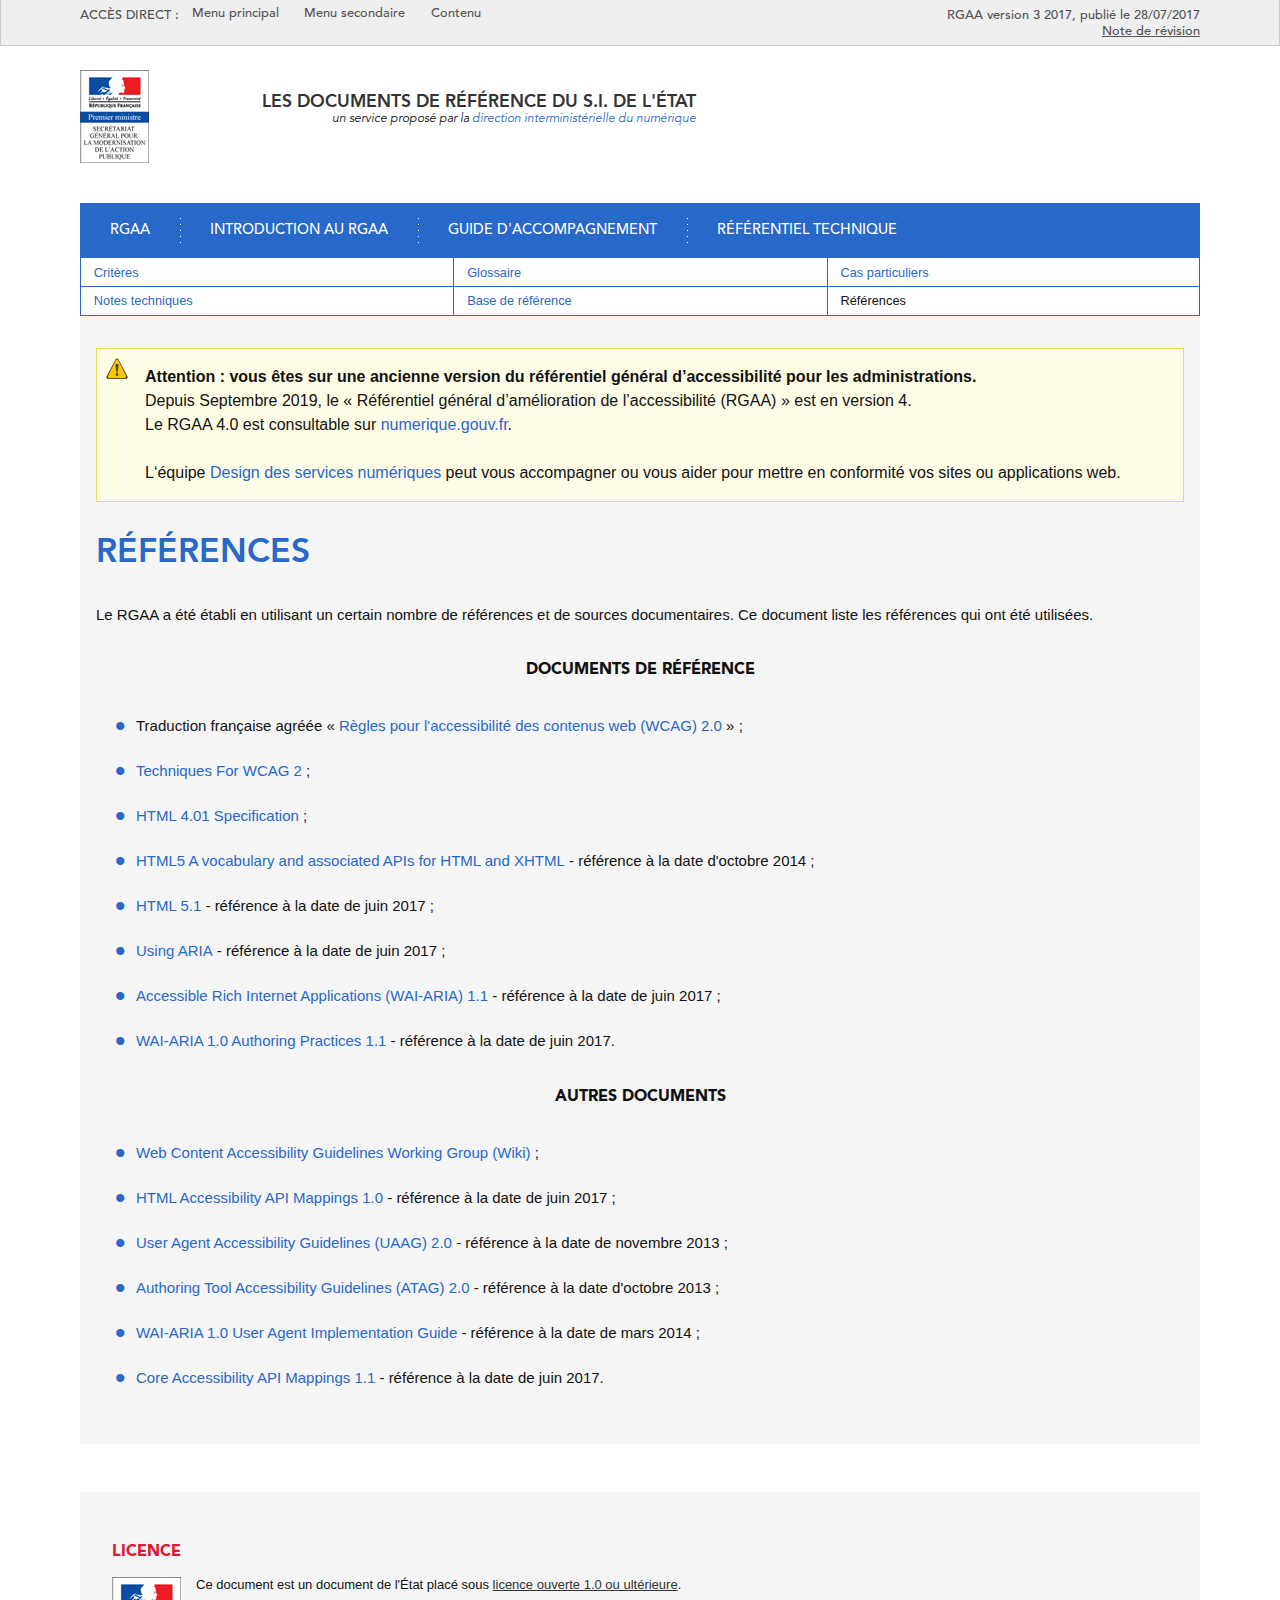
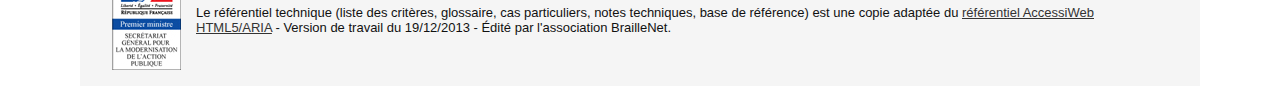
<file: references.html>
<!DOCTYPE html>
<html lang="fr">
  <head>
    <meta charset="utf-8">

    <title>Références - RGAA 3 2017 | Les documents de référence du S.I. de l'État</title>
    <meta content="Référentiel Général d'Accessibilité pour les Administrations, version 3 2017. Références." name="description" />
    <meta content="Accessibilité, RGAA, RGAA 3 2017, Référentiel Général d'Accessibilité pour les Administrations, références" name="keywords" />
    <meta content="3 2017" name="version" />
    <meta name="viewport" content="width=device-width" />
    <link rel="stylesheet" media="all" href="css/rgaa.main.css" />
    <link rel="shortcut icon" href="/sites/default/files/marianne_0.ico" type="image/vnd.microsoft.icon">
  </head>
<body>
  	<div class="skiplinks">
  		<div class="inside">
		    <p>Accès direct&nbsp;:</p>
		    <ul>
		      <li><a href="#menu">Menu principal</a></li>
		      <li><a href="#nav">Menu secondaire</a></li>
		      <li><a href="#main">Contenu</a></li>
		    </ul>
				<p class="version">RGAA version 3 2017, publié le 28/07/2017 <a href="changelog.html">Note de révision</a></p>
			</div>
  	</div>
    <div class="rgaa-header">
      <header role="banner" class="main-header">
        <p class="img"><a title="Retour à l'accueil, Secrétariat Général pour la modernisation de l'action publique, Premier ministre, République Française" href="../"><img width="69" height="93" class="sgmap-logo" src="img/modernisation-logo.jpg" alt="Retour à l'accueil, Secrétariat Général pour la modernisation de l'action publique, Premier ministre, République Française" /></a></p>
        <p class="slogan">Les documents de référence du S.I. de l'État
			<span class="ss-titre">un service proposé par la <a href="https://numerique.gouv.fr/">direction interministérielle du numérique</a></span></p>
      </header>
	    <nav id="menu" role="navigation" aria-label="menu principal">
	      <ul>
	        <li><a href=".">RGAA</a></li>
	        <li><a href="introduction-RGAA.html">Introduction au RGAA</a></li>
	        <li><a href="guide-accompagnement-RGAA.html">Guide d'accompagnement</a></li>
	        <li><a href="criteres.html">Référentiel technique</a></li>
	      </ul>
	    </nav>
    </div>
      <nav id="nav" role="navigation" aria-label="menu secondaire">
        <ul>
          <li><a href="criteres.html">Critères</a></li>
          <li><a href="glossaire.html">Glossaire</a></li>
          <li><a href="cas-particuliers.html">Cas particuliers</a></li>
          <li><a href="notes-techniques.html">Notes techniques</a></li>
          <li><a href="base-de-reference.html">Base de référence</a></li>
          <li><span>Références</span></li>
        </ul>
      </nav>
		<div id="wrapper">
	<section aria-labelledby="main-title">
		<main id="main" role="main">

			<div class="warning">
				<strong>Attention : vous êtes sur une ancienne version du référentiel général d’accessibilité pour les administrations.</strong><br>
				Depuis Septembre 2019, le « Référentiel général d’amélioration de l’accessibilité (RGAA) » est en version 4.<br>
				Le RGAA 4.0 est consultable sur <a href="https://www.numerique.gouv.fr/publications/rgaa-accessibilite/">numerique.gouv.fr</a>.
				<br><br>L‘équipe <a href="https://design.numerique.gouv.fr">Design des services numériques</a> peut vous accompagner ou vous aider pour mettre en conformité vos sites ou applications web. 
			</div>
			  
      <h1 id="main-title">Références</h1>
				<p>Le RGAA a été établi en utilisant un certain nombre de références et de sources documentaires. Ce document liste les références qui ont été utilisées.</p>
			<h2>Documents de référence</h2>
				<ul>
				  <li>Traduction française agréée «&nbsp;<a href="http://www.w3.org/Translations/WCAG20-fr/">Règles pour l'accessibilité des contenus web (WCAG) 2.0</a>&nbsp;»&nbsp;;</li>
				  <li><a hreflang="en" href="http://www.w3.org/TR/WCAG20-TECHS/"><span lang="en">Techniques For WCAG 2</span></a>&nbsp;;</li>
				  <li><a hreflang="en" href="http://www.w3.org/TR/html401/"><span lang="en">HTML 4.01 Specification</span></a>&nbsp;;</li>
				  <li><a hreflang="en" href="http://www.w3.org/TR/html5/"><span lang="en">HTML5 A vocabulary and associated APIs for HTML and XHTML</span></a> - référence à la date d'octobre 2014&nbsp;;</li>
				  <li><a  hreflang="en" href="https://www.w3.org/TR/html51/"><span lang="en">HTML 5.1</span></a> - référence à la date de juin 2017&nbsp;;</li>
				  <li><a hreflang="en" href="https://www.w3.org/TR/using-aria/"><span lang="en">Using ARIA</span></a> - référence à la date de juin 2017&nbsp;;</li>
				  <li><a hreflang="en" href="http://w3c.github.io/aria/aria/aria.html"><span lang="en">Accessible Rich Internet Applications (WAI-ARIA) 1.1</span></a> - référence à la date de juin 2017&nbsp;;</li>
				  <li><a hreflang="en" href="http://w3c.github.io/aria-practices/"><span lang="en">WAI-ARIA 1.0 Authoring Practices 1.1</span></a> - référence à la date de juin 2017.</li>
				</ul>

			<h2>Autres documents</h2>
				<ul>
				  <li><a hreflang="en" href="https://www.w3.org/WAI/GL/wiki/Main_Page"><span lang="en">Web Content Accessibility Guidelines Working Group (Wiki)</span></a>&nbsp;;</li>
				  <li><a hreflang="en" href="https://www.w3.org/TR/html-aam-1.0/"><span lang="en">HTML Accessibility API Mappings 1.0</span></a> - référence à la date de juin 2017&nbsp;;</li>
				  <li><a hreflang="en" href="http://www.w3.org/TR/UAAG20/"><span lang="en">User Agent Accessibility Guidelines (UAAG) 2.0</span></a> - référence à la date de novembre 2013&nbsp;;</li>
				  <li><a hreflang="en" href="http://www.w3.org/WAI/AU/ATAG20/"><span lang="en">Authoring Tool Accessibility Guidelines (ATAG) 2.0</span></a> - référence à la date d'octobre 2013&nbsp;;</li>
				  <li><a hreflang="en" href="http://www.w3.org/TR/wai-aria-implementation/"><span lang="en">WAI-ARIA 1.0 User Agent Implementation Guide</span></a> - référence à la date de mars 2014&nbsp;;</li>
				  <li><a hreflang="en" href="http://w3c.github.io/aria/core-aam/core-aam.html"><span lang="en">Core Accessibility API Mappings 1.1</span></a> - référence à la date de juin 2017.</li>
				</ul>
		</main>
</section>
	</div>
	<footer role="contentinfo">
		<h2>Licence</h2>
		<p><img width="69" height="93" class="sgmap-logo" src="img/modernisation-logo.jpg" alt="Secrétariat général pour la modernisation de l'action publique" /> Ce document est un document de l'État placé sous <a href="https://www.etalab.gouv.fr/licence-ouverte-open-licence">licence ouverte 1.0 ou ultérieure</a>.</p>
		<p>Le référentiel technique (liste des critères, glossaire, cas particuliers, notes techniques, base de référence) est une copie adaptée du <a href="http://www.accessiweb.org/index.php/accessiweb-html5aria-liste-deployee.html">référentiel AccessiWeb HTML5/ARIA</a> - Version de travail du 19/12/2013 - &Eacute;dité par l'association BrailleNet.</p>
	</footer>

</body>
</html>
</file>
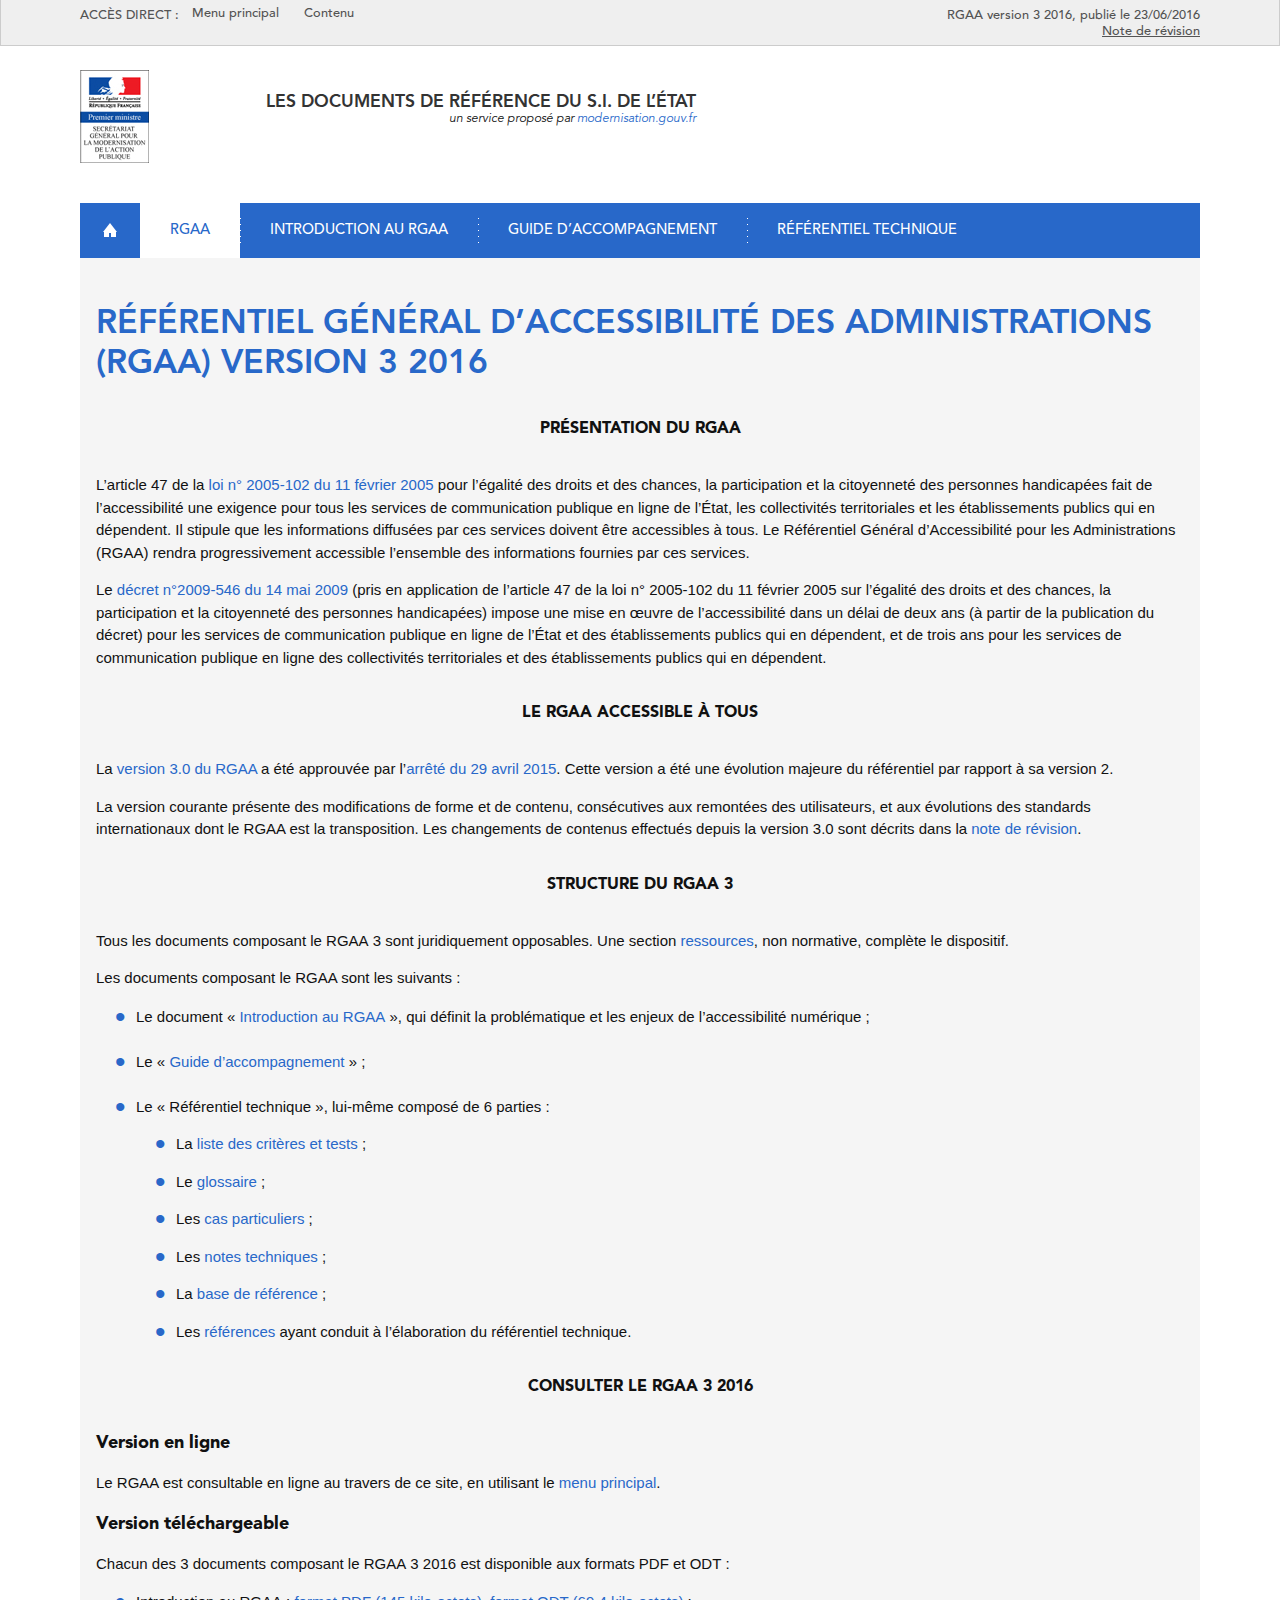
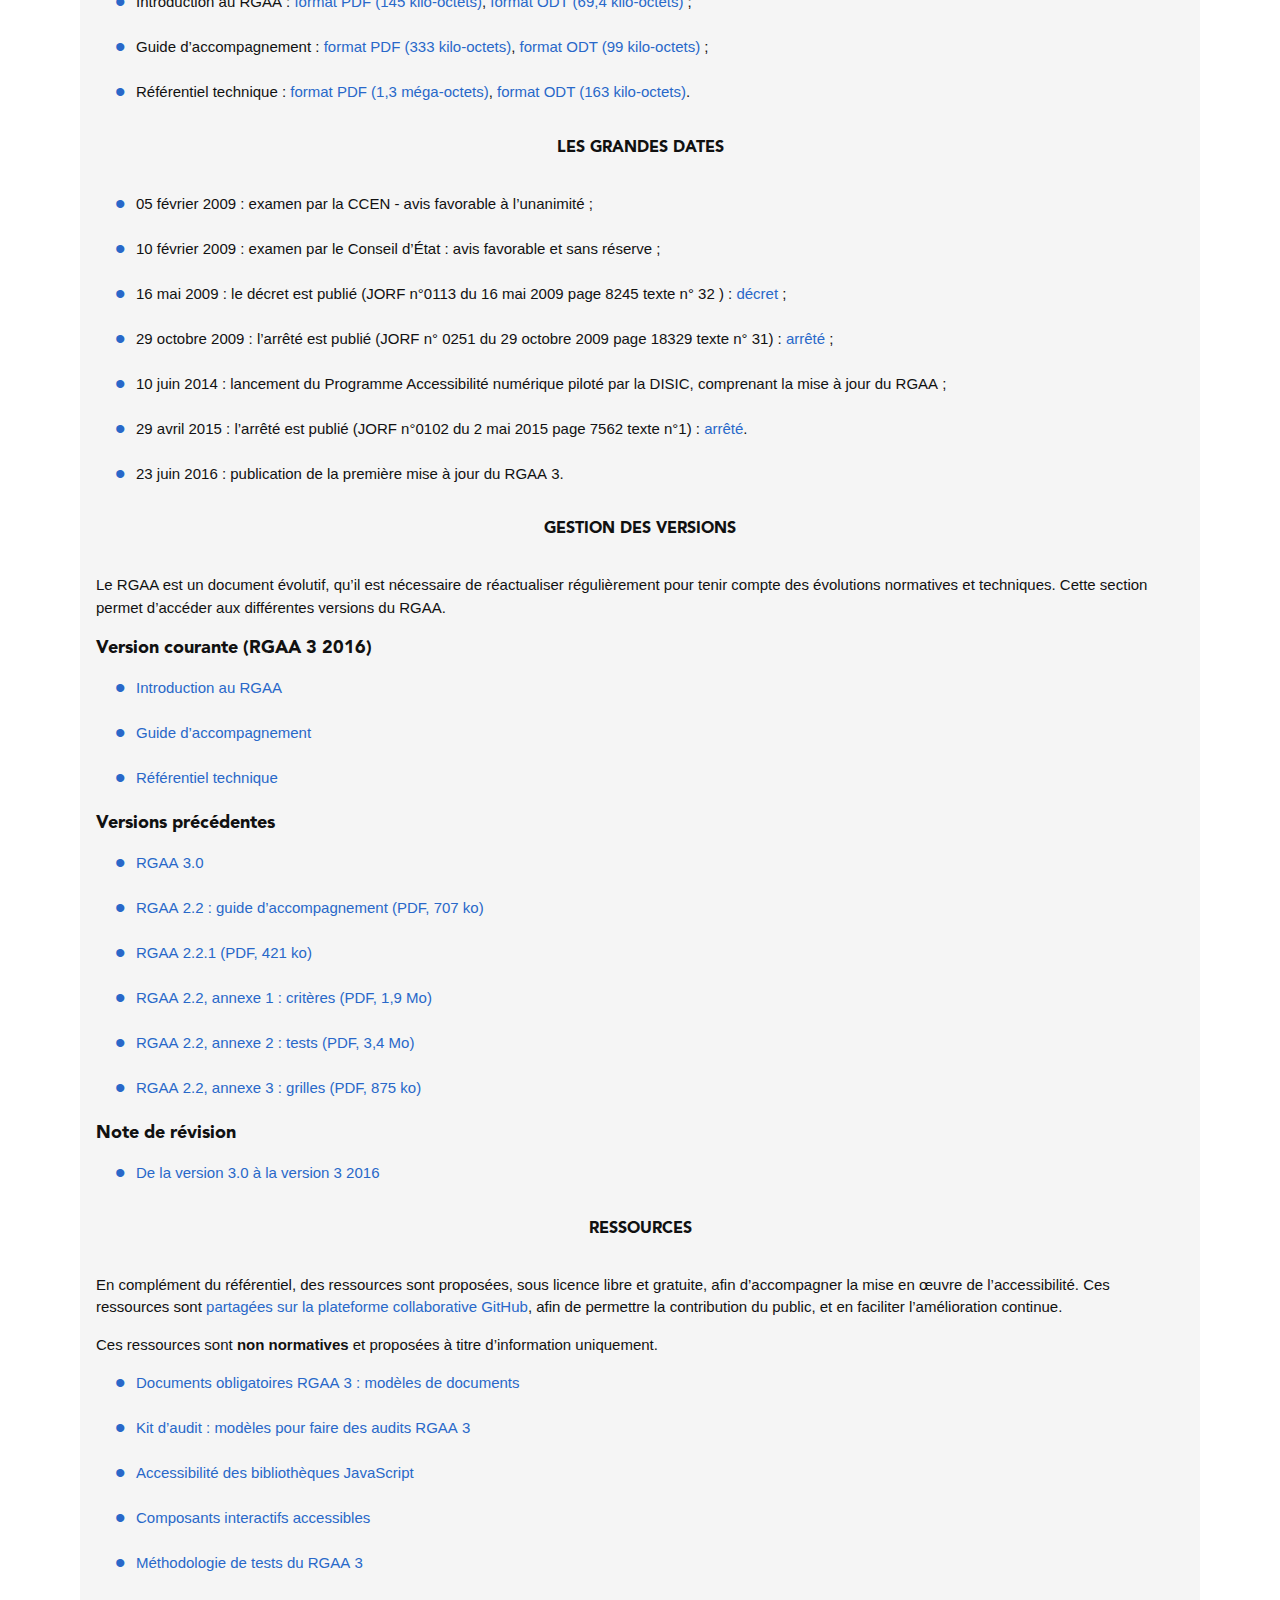
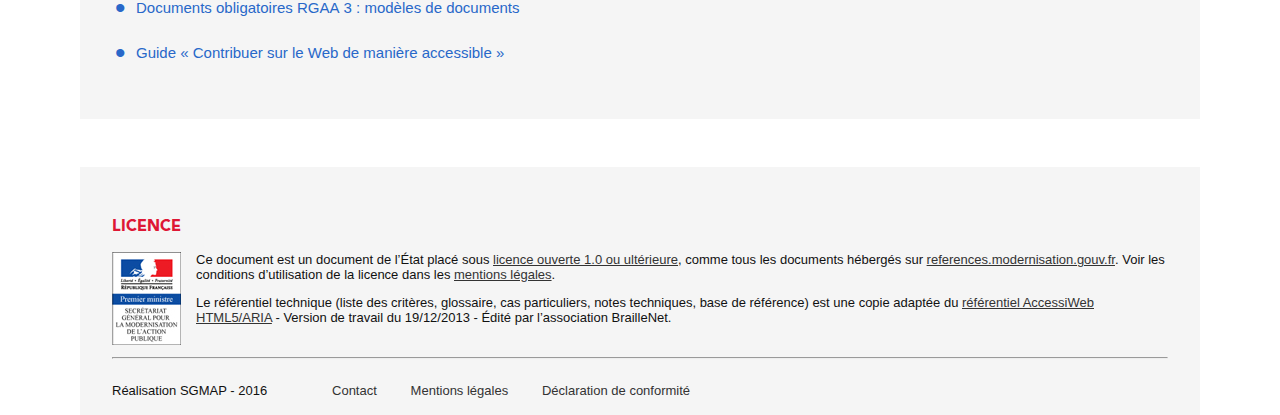
<file: rgaa-3.2016.html>
<!DOCTYPE html>
<html lang="fr">
  <head>
    <meta charset="utf-8">
    <title>Référentiel Général d’Accessibilité des Administrations - RGAA 3 2016</title>
    <meta content="Référentiel Général d’Accessibilité des Administrations, version 3 2016. Introduction au RGAA." name="description" />
    <meta content="Accessibilité, RGAA, RGAA 3 2016, Référentiel Général d’Accessibilité des Administrations, introduction" name="keywords" />
    <meta content="3 2016" name="version" />
    <meta name="viewport" content="width=device-width" />
    <link rel="stylesheet" media="all" href="css/rgaa.main.css" />
    <link rel="shortcut icon" href="img/marianne_0.ico" type="image/vnd.microsoft.icon">
  </head>
  <body>

  	<div class="skiplinks">
  		<div class="inside">
		    <p>Accès direct&nbsp;:</p>
		    <ul>
		      <li><a href="#menu">Menu principal</a></li>
		      <li><a href="#main">Contenu</a></li>
		    </ul>
				<p class="version">RGAA version 3 2016, publié le 23/06/2016 <a href="changelog.html">Note de révision</a></p>
			</div>
  	</div>

    <div class="rgaa-header">
      <header role="banner" class="main-header">
				<p class="img"><a title="Retour à l'accueil, Secrétariat Général pour la modernisation de l'action publique, Premier ministre, République Française" href="../"><img width="69" height="93" class="sgmap-logo" src="img/modernisation-logo.jpg" alt="Retour à l'accueil, Secrétariat Général pour la modernisation de l'action publique, Premier ministre, République Française" /></a></p>
         <p class="slogan">Les documents de référence du S.I. de l’État
         <span class="ss-titre">un service proposé par <a href="http://modernisation.gouv.fr/">modernisation.gouv.fr</a></span></p>
      </header>
	    <nav id="menu" role="navigation" aria-label="menu principal">
	      <ul>
 	        <li class="link-home"><a href="https://github.com/DISIC/rgaa_referentiel_3-2016">Retour à l'accueil</a></li>
	        <li><a href="." class="active" title="RGAA, page active">RGAA</a></li>
	        <li><a href="introduction-RGAA.html">Introduction au RGAA</a></li>
	        <li><a href="guide-accompagnement-RGAA.html">Guide d’accompagnement</a></li>
	        <li><a href="criteres.html">Référentiel technique</a></li>
	      </ul>
	    </nav>
    </div>

		<div id="wrapper">
	<section aria-labelledby="main-title">
<main id="main" role="main">
<h1 id="main-title">Référentiel Général d’Accessibilité des Administrations (RGAA) <span>Version 3 2016</span></h1>

<h2>Présentation du RGAA</h2>

<p>L’article 47 de la <a href="https://www.legifrance.gouv.fr/affichTexte.do?cidTexte=JORFTEXT000000809647&amp;dateTexte=">loi n° 2005-102 du 11 février 2005</a> pour l’égalité des droits et des chances, la participation et la citoyenneté des personnes handicapées fait de l’accessibilité une exigence pour tous les services de communication publique en ligne de l’État, les collectivités territoriales et les établissements publics qui en dépendent. Il stipule que les informations diffusées par ces services doivent être accessibles à tous. Le Référentiel Général d’Accessibilité pour les Administrations (RGAA) rendra progressivement accessible l’ensemble des informations fournies par ces services.
</p>
<p>Le <a href="https://www.legifrance.gouv.fr/affichTexte.do?cidTexte=LEGITEXT000020626623&amp;dateTexte=20091028">décret n°2009-546 du 14 mai 2009</a> (pris en application de l’article 47 de la loi n° 2005-102 du 11 février 2005 sur l’égalité des droits et des chances, la participation et la citoyenneté des personnes handicapées) impose une mise en &oelig;uvre de l’accessibilité dans un délai de deux ans (à partir de la publication du décret) pour les services de communication publique en ligne de l’&Eacute;tat et des établissements publics qui en dépendent, et de trois ans pour les services de communication publique en ligne des collectivités territoriales et des établissements publics qui en dépendent.
</p>
<h2>Le RGAA accessible à tous</h2>

<p>La <a href="../referentiel/3.0">version 3.0 du RGAA</a> a été approuvée par l’<a href="https://legifrance.gouv.fr/affichTexte.do?cidTexte=JORFTEXT000030540064&amp;dateTexte=&amp;categorieLien=id">arrêté du 29 avril 2015</a>. Cette version a été une évolution majeure du référentiel par rapport à sa version 2.</p>
<p>La version courante présente des modifications de forme et de contenu, consécutives aux remontées des utilisateurs, et aux évolutions des standards internationaux dont le RGAA est la transposition. Les changements de contenus effectués depuis la version 3.0 sont décrits dans la <a href="changelog.html">note de révision</a>.</p>


<h2>Structure du RGAA&nbsp;3</h2>

<p>Tous les documents composant le RGAA&nbsp;3 sont juridiquement opposables. Une section <a href="#ressources">ressources</a>, non normative, complète le dispositif.</p>

<p>Les documents composant le RGAA sont les suivants&nbsp;:</p>
<ul>
  <li>Le document «&nbsp;<a href="introduction-RGAA.html">Introduction au RGAA</a>&nbsp;», qui définit la problématique et les enjeux de l’accessibilité numérique&nbsp;;</li>
  <li>Le «&nbsp;<a href="guide-accompagnement-RGAA.html">Guide d’accompagnement</a>&nbsp;»&nbsp;;</li>
  <li>Le «&nbsp;Référentiel technique&nbsp;», lui-même composé de 6 parties&nbsp;:
    <ul>
      <li>La <a href="criteres.html">liste des critères et tests</a>&nbsp;;</li>
      <li>Le <a href="glossaire.html">glossaire</a>&nbsp;;</li>
      <li>Les <a href="cas-particuliers.html">cas particuliers</a>&nbsp;;</li>
      <li>Les <a href="notes-techniques.html">notes techniques</a>&nbsp;;</li>
      <li>La <a href="base-de-reference.html">base de référence</a>&nbsp;;</li>
      <li>Les <a href="references.html">références</a> ayant conduit à l’élaboration du référentiel technique.</li>
    </ul>
  </li>
</ul>
<h2>Consulter le RGAA&nbsp;3&nbsp;2016</h2>

<h3>Version en ligne</h3>

<p>Le RGAA est consultable en ligne au travers de ce site, en utilisant le <a href="#menu">menu principal</a>.
</p>
<h3>Version téléchargeable</h3>

<p>Chacun des 3 documents composant le RGAA&nbsp;3&nbsp;2016 est disponible aux formats PDF et ODT&nbsp;:</p>
<ul>
<li>Introduction au RGAA&nbsp;: <a href="RGAA-PDF/RGAA-3-2016-PDF/RGAA-3-2016-Introduction.pdf">format PDF (145 kilo-octets)</a>, <a href="RGAA-PDF/RGAA-3-2016-Libre-Office/RGAA-3-2016-Introduction.odt">format ODT (69,4  kilo-octets)</a>&nbsp;;</li>
<li>Guide d’accompagnement&nbsp;: <a href="RGAA-PDF/RGAA-3-2016-PDF/RGAA-3-2016-Guide-Accompagnement.pdf">format PDF (333 kilo-octets)</a>,  <a href="RGAA-PDF/RGAA-3-2016-Libre-Office/RGAA-3-2016-Guide-Accompagnement.odt">format ODT (99 kilo-octets)</a>&nbsp;;</li>
<li>Référentiel technique&nbsp;: <a href="RGAA-PDF/RGAA-3-2016-PDF/RGAA-3-2016-Referentiel-techique.pdf">format PDF (1,3 méga-octets)</a>, <a href="RGAA-PDF/RGAA-3-2016-Libre-Office/RGAA-3-2016-Referentiel-Technique.odt">format ODT (163 kilo-octets)</a>.</li>
 </ul>

<h2>Les grandes dates</h2>
<ul>
  <li>05 février 2009&nbsp;: examen par la CCEN - avis favorable à l’unanimité&nbsp;;</li>
  <li>10 février 2009&nbsp;: examen par le Conseil d’&Eacute;tat&nbsp;: avis favorable et sans réserve&nbsp;;</li>
  <li>16 mai 2009&nbsp;: le décret est publié (JORF n°0113 du 16 mai 2009 page 8245 texte n° 32 )&nbsp;: <a href="https://www.legifrance.gouv.fr/affichTexte.do?cidTexte=JORFTEXT000020616980">décret</a>&nbsp;;</li>
  <li>29 octobre 2009&nbsp;: l’arrêté est publié (JORF n° 0251 du 29 octobre 2009 page 18329 texte n° 31)&nbsp;: <a href="https://www.legifrance.gouv.fr/affichTexte.do?cidTexte=JORFTEXT000021208630">arrêté</a>&nbsp;;</li>
  <li>10 juin 2014&nbsp;: lancement du Programme Accessibilité numérique piloté par la DISIC, comprenant la mise à jour du RGAA&nbsp;;</li>
  <li>29 avril 2015&nbsp;: l’arrêté est publié (JORF n°0102 du 2 mai 2015 page 7562 texte n°1)&nbsp;: <a href="https://legifrance.gouv.fr/affichTexte.do?cidTexte=JORFTEXT000030540064&amp;dateTexte=&amp;categorieLien=id">arrêté</a>.</li>
  <li>23 juin 2016&nbsp;: publication de la première mise à jour du RGAA&nbsp;3.</li>
</ul>
<h2>Gestion des versions</h2>
<p>Le RGAA est un document évolutif, qu’il est nécessaire de réactualiser régulièrement pour tenir compte des évolutions normatives et techniques. Cette section permet d’accéder aux différentes versions du RGAA.</p>
<h3>Version courante (RGAA&nbsp;3&nbsp;2016)</h3>
  <ul>
    <li><a href="introduction-RGAA.html">Introduction au RGAA</a></li>
    <li><a href="guide-accompagnement-RGAA.html">Guide d’accompagnement</a></li>
    <li><a href="criteres.html">Référentiel technique</a></li>
</ul>
<h3>Versions précédentes</h3>
  <ul>
    <li><a href="http://references.modernisation.gouv.fr/referentiel/3.0">RGAA&nbsp;3.0</a></li>
    <li><a href="http://references.modernisation.gouv.fr/sites/default/files/RGAA-v2.2_GuideAccompagnement.pdf">RGAA&nbsp;2.2&nbsp;: guide d’accompagnement (PDF, 707&nbsp;ko)</a></li>
    <li><a href="http://references.modernisation.gouv.fr/sites/default/files/RGAA_v2.2.1.pdf">RGAA&nbsp;2.2.1 (PDF, 421&nbsp;ko)</a></li>
    <li><a href="http://references.modernisation.gouv.fr/sites/default/files/RGAA-v2.2_Annexe1-Criteres.pdf">RGAA&nbsp;2.2, annexe&nbsp;1&nbsp;: critères (PDF, 1,9&nbsp;Mo)</a></li>
    <li><a href="http://references.modernisation.gouv.fr/sites/default/files/RGAA-v2.2_Annexe2-Tests.pdf">RGAA&nbsp;2.2, annexe&nbsp;2&nbsp;: tests (PDF, 3,4&nbsp;Mo)</a></li>
    <li><a href="http://references.modernisation.gouv.fr/sites/default/files/RGAA-v2.2_Annexe3-Grilles.pdf">RGAA&nbsp;2.2, annexe&nbsp;3&nbsp;: grilles (PDF, 875&nbsp;ko)</a></li>
</ul>

<h3>Note de révision</h3>
<ul>
    <li><a href="changelog.html">De la version 3.0 à la version 3&nbsp;2016</a></li>
</ul>

<h2 id="ressources">Ressources</h2>
<p>En complément du référentiel, des ressources sont proposées, sous licence libre et gratuite, afin d’accompagner la mise en &oelig;uvre de l’accessibilité. Ces ressources sont <a href="https://github.com/DISIC">partagées sur la plateforme collaborative GitHub</a>, afin de permettre la contribution du public, et en faciliter l’amélioration continue.</p>
<p>Ces ressources sont <strong>non normatives</strong> et proposées à titre d’information uniquement.</p>
<ul>
  <li><a href="../documents-obligatoires-rgaa-3-modeles-de-documents">Documents obligatoires RGAA&nbsp;3&nbsp;: modèles de documents</a></li>
  <li><a href="../kit-daudit-modeles-pour-faire-des-audits-rgaa-3">Kit d’audit&nbsp;: modèles pour faire des audits RGAA&nbsp;3</a></li>
  <li><a href="../accessibilite-des-bibliotheques-javascript">Accessibilité des bibliothèques JavaScript</a></li>
  <li><a href="../composants-interactifs-accessibles-0">Composants interactifs accessibles</a></li>
  <li><a href="../methodologie-de-test-du-rgaa-3">Méthodologie de tests du RGAA&nbsp;3</a></li>
  <li><a href="../documents-obligatoires-rgaa-3-modeles-de-documents">Documents obligatoires RGAA&nbsp;3&nbsp;: modèles de documents</a></li>
  <li><a href="../guide-contribuer-sur-le-web-de-maniere-accessible">Guide «&nbsp;Contribuer sur le Web de manière accessible&nbsp;»</a></li>
</ul>
</main>
</section>

		</div>

	<footer role="contentinfo">
		<h2>Licence</h2>
		<p><img width="69" height="93" class="sgmap-logo" src="img/modernisation-logo.jpg" alt="Secrétariat général pour la modernisation de l’action publique" /> Ce document est un document de l’État placé sous <a href="https://www.etalab.gouv.fr/licence-ouverte-open-licence">licence ouverte 1.0 ou ultérieure</a>, comme tous les documents hébergés sur <a href="../">references.modernisation.gouv.fr</a>. Voir les conditions d’utilisation de la licence dans les <a href="../mentions-legales">mentions légales</a>.</p>
		<p>Le référentiel technique (liste des critères, glossaire, cas particuliers, notes techniques, base de référence) est une copie adaptée du <a href="http://www.accessiweb.org/index.php/accessiweb-html5aria-liste-deployee.html">référentiel AccessiWeb HTML5/ARIA</a> - Version de travail du 19/12/2013 - &Eacute;dité par l’association BrailleNet.</p>
	<hr/>
	<div class="legal-info">
		<p>Réalisation SGMAP - 2016</p>
		<ul>
			<li><a href="../contact">Contact</a></li>
			<li><a href="../mentions-legales">Mentions légales</a></li>
			<li><a href="../declaration-de-conformite-rgaa-30">Déclaration de conformité</a></li>
		</ul>
	</div>
	</footer>
</body>
</html>
</file>
<file: css/rgaa.main.css>
body{
	font-size: 100%;
	color: #111;
	background-color:#fff; 
	margin:0;
	font-family: sans-serif;/** ??**/
	position:relative;
}

*{
	box-sizing:border-box;
}

.sr{
	position:absolute;
	top:-100000px
}

@font-face {
  font-family: "AvenirLTStd-Black";
  font-style: normal;
  font-weight: 400;
  src: url("../fonts/AvenirLTStd-Black.eot?#iefix") format("embedded-opentype"), url("../fonts/AvenirLTStd-Black.woff") format("woff"), url("../fonts/AvenirLTStd-Black.ttf") format("truetype");
}

@font-face {
  font-family: "AvenirLTStd-Heavy";
  font-style: normal;
  font-weight: 400;
  src: url("../fonts/AvenirLTStd-Heavy.eot?#iefix") format("embedded-opentype"), url("../fonts/AvenirLTStd-Heavy.woff") format("woff"), url("../fonts/AvenirLTStd-Heavy.ttf") format("truetype");
}

@font-face {
  font-family: "AvenirLTStd-Medium";
  font-style: normal;
  font-weight: 400;
  src: url("../fonts/AvenirLTStd-Medium.eot?#iefix") format("embedded-opentype"), url("../fonts/AvenirLTStd-Medium.woff") format("woff"), url("../fonts/AvenirLTStd-Medium.ttf") format("truetype");
}

@font-face {
  font-family: "AvenirLTStd-BookOblique";
  font-style: normal;
  font-weight: 400;
  src: url("../fonts/AvenirLTStd-BookOblique.otf") format("opentype");
}

/**
 * 
**/

.is-invisible{
	display:none;
}

a{
	color:#2868C9;
	text-decoration:none;
}
.warning {
	background: #fffce5 url(../img/message-warning.png) no-repeat 8px 8px;
	border: 1px solid #ed5;
	padding: 1em 1em 1em 3em;
	margin-bottom: 2em;
	font-size: 1em;
	line-height: 1.5em;
}
body .warning a:focus, body .warning a:hover {
	color: #fffce5;
	border: 2px solid #ed5;
}
/**
 * LAYOUT
**/
		#wrapper,
		footer,
		.main-header,
		#menu,
		#nav,
		.inside{
			width:100%;
			max-width:70em;
			margin:auto;
		}

	@media screen and (max-width:64em){
		#wrapper,
		footer,
		.main-header,
		#menu,
		#nav,
		.inside{
			width:98%;
			margin:auto;
		}
	}

	/**
	 * SKIP LINKS
	**/

	.skiplinks{
		background-color: rgba(239, 239, 239, 1);
		border:1px solid rgba(204, 204, 204, 1);
		border-top:0;
		padding:0.5em 0 0.3em 0;
		font-family:AvenirLTStd-Medium, 'sans-serif';
	}
	
	.skiplinks:after{
		content:'';
		display:block;
		clear:both;
	}
		.skiplinks p{
			text-transform:uppercase;
		}

		.skiplinks p,
		.skiplinks ul{
			margin:0;
			float:left;
		}
		.skiplinks ul{
			position:relative;
			top:-4px;
			padding:0
		}

		.skiplinks p,
		.skiplinks a{
			font-size: 0.8em;
			color: #545454;
			text-decoration:none
		}

		.skiplinks li{
			float:left;
			list-style:none;
		}
		
		.skiplinks a{
			padding:0 1em;
		}

		@media screen and (min-width:64em){
			p.version{
				float:right;
				text-align:right;
			}
			p.version a{
				display:block;
				padding:0;
			}
		}		
		p.version{
			text-transform:initial;
		}

		p.version a{
		font-size:1em;
		text-decoration:underline;
		}
	/**
	 * HEADER
	**/
		
	.rgaa-header{
		font-family:AvenirLTStd-Medium, 'sans-serif';
	}

	.main-header{
		background-color:#fff;
		padding:3em 0 1em 0;
	}
	
	
		.main-header a{
			text-decoration:none;
		}

		.rgaa-header:after{
			content:"";
			display:block;
			clear:both;
			width:100%;
		}
		
		.main-header p{
			margin:0;
		}
		
		.main-header .img{
			float:left;
			position:relative;
			top:-1.5em;
		}
		
		@media screen and (min-width:64em){
		.main-header .slogan{
			width:55%
		}	
	}

		.main-header .slogan{
			text-align:right;
			font-size: 1.1em;
			text-transform:uppercase;
			line-height: 1em;
			margin: 0;
			font-family: AvenirLTStd-Heavy;
			color: #333;
		}

		.main-header .slogan a{
			color:#333;
		}

		.main-header .slogan a:hover,
		.main-header .slogan a:focus{
			color:#fff;
		}

		.main-header .ss-titre{
			font-size:0.7em;
			display:block;
			text-transform:initial;
			font-family:  AvenirLTStd-BookOblique, 'sans-serif';
			color: #111;
		}

		.main-header .slogan  .ss-titre a,
		.main-header .slogan  .ss-titre a:hover,
		.main-header .slogan  .ss-titre a:focus{
			color:#2868C9;
		}

		.main-header .ss-titre a:hover,
		.main-header .ss-titre a:focus{
			text-decoration:underline;
			background:none;
		}

	/**
	 * MENU général
	**/

	#menu{
		background-color:#2868C9;
		color:#fff
	}	
		
		#menu ul{
			margin:0;
			padding:0;
		}

		#menu li{
			float: left;
			padding:0;
			text-transform: uppercase;
			cursor: pointer;
			list-style:none;
			margin:0;
		}
		
		#menu li + li {
			background: url('img/bg__dotted.png') left center no-repeat;
		}
		
		#menu a{
			color: #fff;
			display: block;
			padding:1.3em 30px;
			text-decoration: none;
			font-weight:normal;
			font-size:0.9em;
		}
		#menu a:hover,
		#menu a:focus,
		#menu a.active{
			background:#fff;
			color:#2868C9;
		}

		#menu .link-home a {
				display: block;
				width: 1.2em;
				background: url('img/home.png') center no-repeat;
				text-indent: -99999px;
				overflow: hidden;
				line-height: 0.7em;
				padding: 1.3em 30px;
				min-height: 3.75em;
		}

		#menu .link-home:hover a {
				background: url('img/home--hover.png') center no-repeat #fff;
		}		

		@media screen and (max-width:55em){
			#menu li{
				width:50%;
				text-align:center;
				border-top:1px solid #fff;
			}	
			#menu .link-home a {
				width:100%;
			}
		}

		@media screen and (max-width:35em){
			#menu li{
				width:100%;
			}
		}

		#menu:after,
		.main-header:after,
		#nav:after{
			content:"";
			clear:both;
			display:block;
		}
		
/** 
 * Navigation contextuelle
**/

#nav{
	background:#f5f5f5
}

#nav ul{
	margin:0;
	padding:0
}

#nav li{
	list-style:none;
}

@media screen and (min-width:64em){
	#nav li{
		float:left;
		width:33.33333%;
	}
}

#nav li a,
#nav li span{
	font-size:0.8em;
	display:block;
	padding:0.5em 2em 0.5em 1em;
	border-bottom:1px solid #2868C9;
	border-left:1px solid #2868C9;
	background:#fff;
}

#nav li:nth-child(3n) *{
	border-right:1px solid #2868C9;
}

@media screen and (max-width:64em){
	#nav li *{
		border-right:1px solid #2868C9;
	}
	#nav li:first-child a,
	#nav li:first-child span{
		border-top:1px solid #2868C9;
	}
}

#nav li a:hover,
#nav li a:focus{
	background:#2868C9
}


/**
 * MAIN CONTENT
**/

	#wrapper{
		background:#F5F5F5;
		padding-top:2em;
		padding-bottom:2em;
	}
	
	#wrapper:after{
		content:'';
		display:block;
		clear:both;
	}
	
	@media screen and (min-width:64em) and (min-height:36em){
		.left{
			width:27%;
			float:left;
		}

		.sticky{
			position:fixed;
			top:0;
			width:auto;
		}
		
		.right{
			width:73%;
			float:right;
		}
		
	}
	main{
		padding:0 1em;
	}
	
	#sommaire li{
		line-height:1em
	}	
	#sommaire a{
		font-size:0.9em;
	}
	/**
   *	FOOTER
	**/

		footer{
			background-color: #f5f5f5;
			padding:1em 2em;
			margin-top:3em;
		}

		footer:after{
			content:'';
			display:block;
			clear:both;
		}
		
		footer p,
		footer li{
			font-size: 0.8125em/**13px**/;
		}
		
		footer a{
			color:#333;
			text-decoration: underline;
		}
		/* adaptation menu fixed */
		.adapted{
			padding-left:20em;
		}
		
		.legal-info{
			padding:1em 0;
		}
		
		.legal-info ul,
		.legal-info p{
			margin:0;
			padding:0;
		}
		
		@media screen and (min-width:64em){
			.legal-info ul{
				margin-left:3em;
			}
		}

		.legal-info p,
		.legal-info ul,
		.legal-info li{
			float:left;
		}
		
		.legal-info li{
			list-style:none;
			margin:0 1em;
		}
		
		.legal-info a{
			list-style:none;
			padding:0 0.3em;
			text-decoration:none;
		}


		.sgmap-logo{
			float:left;
			margin-right:15px;
		}
		
		footer hr{
			clear:both;
			margin-top:2em;
		}
	/**
	 * FILTRES
	**/

	@media screen and (min-width:64em) and (min-height:36em){
		.bloc-lateral{
			margin-left:1.7em;
			width: 16em;
		}
	}

	.bloc-lateral{	
		background-color: rgba(239, 239, 239, 1);
	}

	.bloc-lateral:first-child{
		margin-top:1em;
	}

	.bloc-lateral button{
		text-align:center;
		padding:0.5em;
		text-transform:uppercase;
		font-weight:bold;
		display:block;
		width:100%;
		border:0;
		margin-bottom:0.5em;
		background:url('img/minus.png') no-repeat 97% center;
		background-color:rgba(215, 215, 215, 1);	
	}

	.bloc-lateral button.is-inactive{
		background:url('img/plus.png') no-repeat 97% center;
		background-color:rgba(215, 215, 215, 1);	
	}

	@media screen and (min-width:64em){
		.bloc-lateral div{
			width:80%;
			margin:auto;
		}
	}
		
	.bloc-lateral div{
		margin:auto;
		margin-left:0.5em;
		margin-bottom:0
	}

	.bloc-lateral label{
		font-size: 0.825em/**13px**/;
		padding-left:0.8em;
		line-height:0.8em;
	}
	
	
	.bloc-lateral input{
		position:relative;
		top:3px;
	}
	
	.bloc-lateral ol{
		width:90%;
		padding-bottom:1em;
		padding-left:2em;
	}
		
	#elt-filtres{
		padding-bottom:1em;
	}


	.bloc-lateral li{
		font-size: 0.825em/**13px**/;
		margin-bottom:1.2em;
	}

	@media screen and (max-height : 80em){

		.bloc-lateral li{
			margin-bottom:0.6em;
		}
		
	}

	.bloc-lateral li a{
		display:block;
		text-decoration:none;
	}



	@media screen and (max-width:64em){
		.bloc-lateral li{
				margin:0;
		}

		.bloc-lateral li a{
				padding:0.8em;
		}
	}

		#log-node{
			margin-left:5px
		}

		#log-node:before{
			content:" : ";
		}

		#log-node span{
			padding:0
		}

		#log-node span:after{
			content:"| ";
		}

		#log-node span:last-child:after{
			content:"";
		}
		
/**
 * HEADINGS
**/

h1,h2,h3,h4,h5,h6{
  font-family: "AvenirLTStd-Black";
  font-weight: normal;
}

h1{
	color: #2868C9;
	font-size: 210%;
	font-family: AvenirLTStd-Heavy;
	text-transform: uppercase;
	margin: 15px 0 30px;
}

h2{
	text-transform: uppercase;
	font-size: 100%;
	font-family: AvenirLTStd-Black;
	margin: 35px 0;
	text-align: center;
	 /**font-size: 1.5em24px;
	color:#2868C9**/
}

	header h2,
	 h2#guide{
		margin-bottom:0;
		text-align:left;
		font-size:120%;
	}
	
	footer h2{
	text-transform: uppercase;
	color: #DE1735;
	font-size: 100%;
	font-family: AvenirLTStd-Black;
	margin-bottom: 15px;
	text-align: left;
	}

h3{
	font-size: 1.125em /**18px**/;
}

	h3.reco{
		margin-bottom:0
	}

h4{
	font-size: 0.9375em /**15px**/;
}

h5{
	font-size: 0.875em /**14px**/;
}

h6{
	font-size: 0.8125em /**13px**/;
}

/**
 * GENERAL TYPO
**/

main p,
main ul>li,
ol>li{
	font-size: 0.9375em /**15px**/;
	line-height:1.5em;
	position:relative;
}

main ul>li li,
ol>li li{
	font-size:1em;
	margin-bottom:1em;
}

main ul>li,
ol>li{
	margin-bottom:1.5em;
}

main ul li{
	list-style:none;
}
main p{
	margin-bottom:1em;
}


li ul,
li ol{
	margin-top:1em
}


article[data-level]>ul{
	padding:0;
}


article[data-level]>ul>li li{
	font-weight:normal;
}

main ul li:before{
  content: "\2022";
  position: absolute;
  left: -0.7em;
  top:0.2em;
  color: #2868C9;
  font-size: 2em;
  line-height: .3em;
}

article[data-level]>ul>li{
	font-weight:bold;
}
article[data-level]>ul>li:before{
	display:none
}
article aside a{
	color:#333;
	text-decoration:underline;
}


code,kbd{

	background:#eee;
	padding:2px 3px;
	border-radius:3px;
	position:relative;
	top:-1px;
	font-size:1.1em;
}

a:hover code,
a:focus code,
a:hover kbd,
a:focus kbd{
	background:#333;

}

pre code{
	display:block;
	padding:10px;
}
/**TABLE**/

table {
  width: 100%;
	border-collapse: collapse;
	border-spacing: 0;
	margin-bottom:2.5em;
}

caption{
	text-align:left;
	font-weight:bold;
	padding-bottom:0.5em
}

th,td {
  border: 1px solid #ddd;
  padding: 6px 13px;
}

th{
  font-weight:bold;
}

tr{
  background-color: #fff;
  border-top: 1px solid #ccc;
}

tr:nth-child(2n) {
	background-color: #f8f8f8;
}

td{
	border: 1px solid #ccc;
}


/**
 * BLOC
**/

article[data-level]{
	border:1px solid rgba(215, 215, 215, 1);
	padding:0 1.5% 0 1.5%;
	margin-bottom:3em;
}

	article[data-level] aside{
		background-color: rgba(215, 215, 215, 1);
		width:103.2%;
		margin-left:-1.6%;
		padding:1.5%;
	}
	
	.critere,
	#guide{
		position:relative;
		padding-right:35px;
	}
	#titre-sommaire{
		position:relative;
	}
	
	.critere button,
	#guide button,
	#titre-sommaire button{
		text-indent:-10000px;
		border:1px solid #333;
		background:none;
		position:absolute;
		right:0;
		top:0;
		height:24px;
		width:21px;
		background:url('img/minus-sm.png') no-repeat center center;	
	}

	.critere button.is-inactive,
	#guide button.is-inactive,
	#titre-sommaire button.is-inactive{
		background:url('img/plus-sm.png') no-repeat center center;	
	}
	
	.principe{
		font-size:0.9em;
		margin:0;
		font-style:italic;
		margin-bottom:1em;
	}

	.reco+p{
		margin-top:0;
	}
	
.footnotes{
	border-top:3px solid #de1b3e;
	padding-top:1em;
	padding-right:1em;
	margin-top:2em;
	font-size:0.85em;
}

.footnotes li:target {
	background:yellow;
}


/**
 *
**/

body a:hover,
body a:focus{
	background: #333;
	text-decoration:underline;
	color:#fff;
}

button:hover,
button:focus,
button.is-inactive:hover,
button.is-inactive:focus{
	cursor:pointer;
	background-color: #999;
	color:#fff;
}


/**changelog**/

.block{
	border:1px solid #ddd;
	padding:0 1em;
	width:95%;
	margin:auto;
	font-size:95%;
	background:#FBFBFB
}

.block li{
	margin-bottom:0.5em
}
</file>
